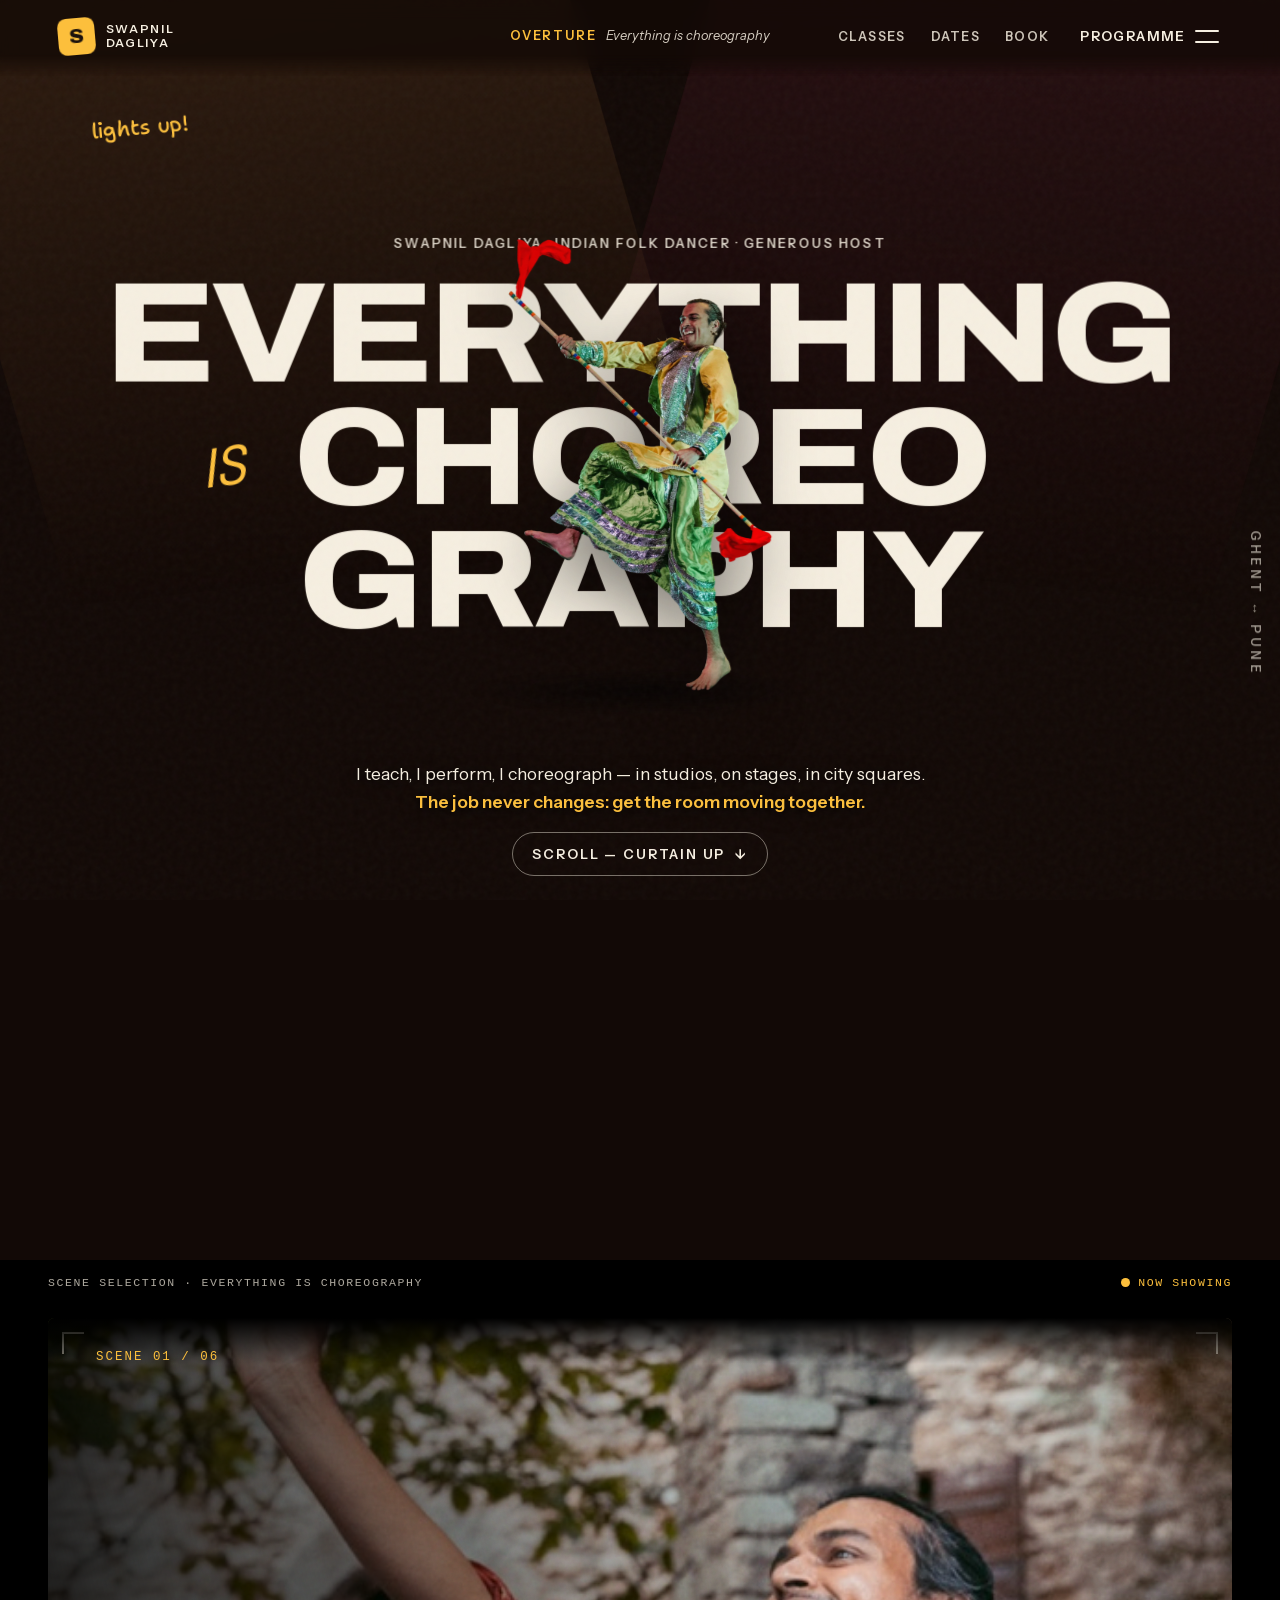
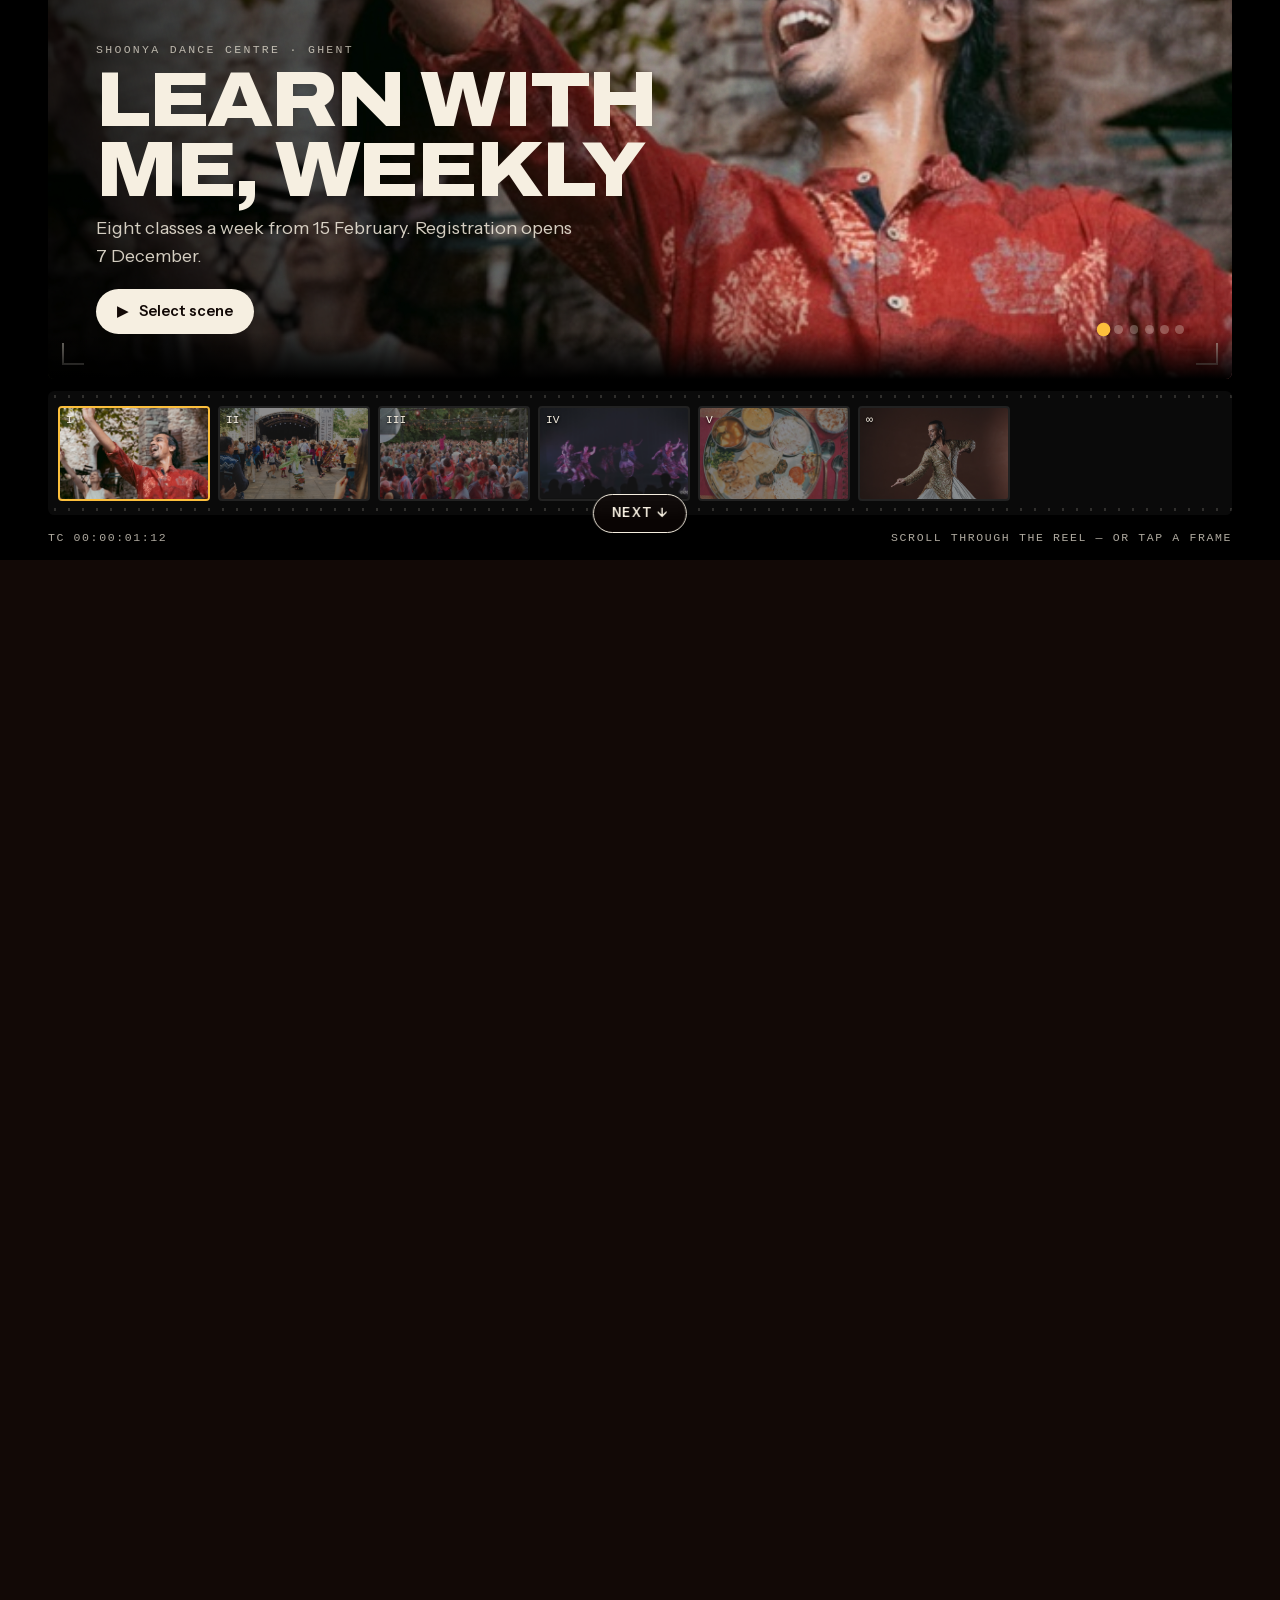
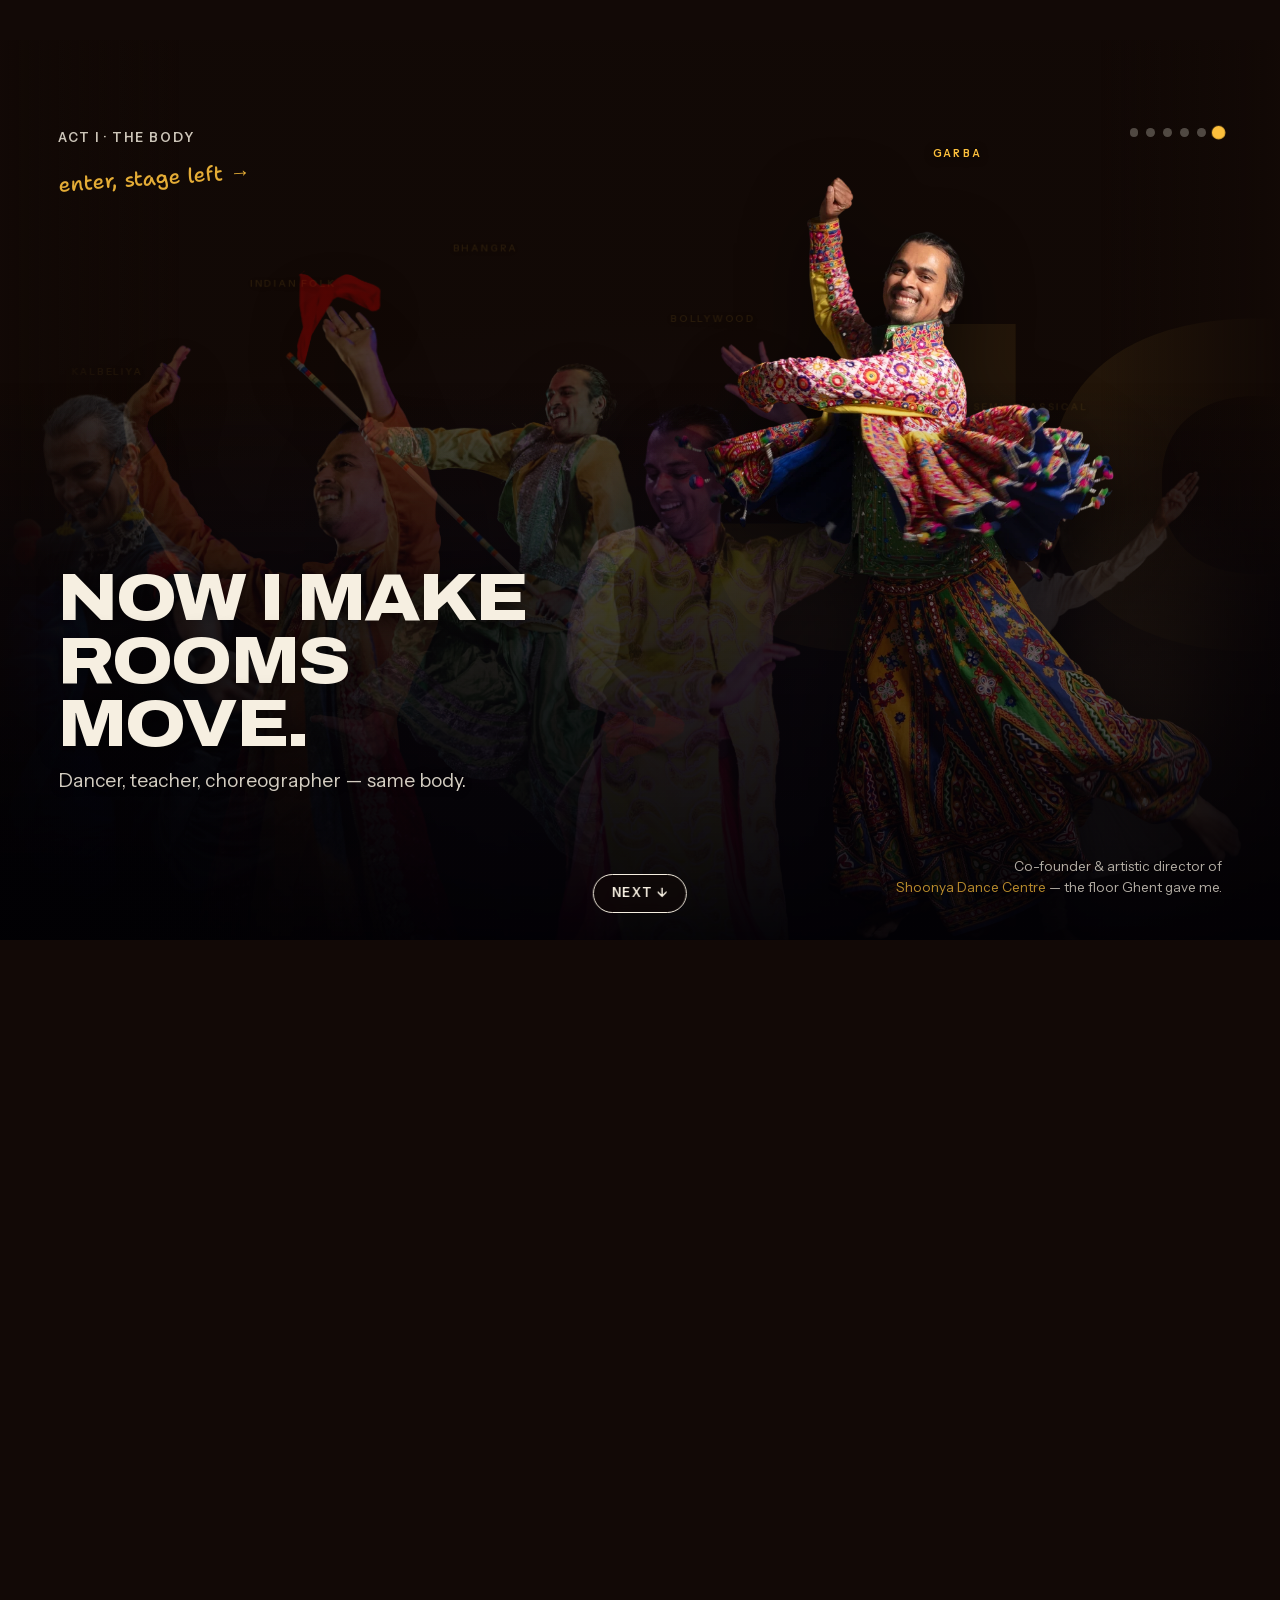
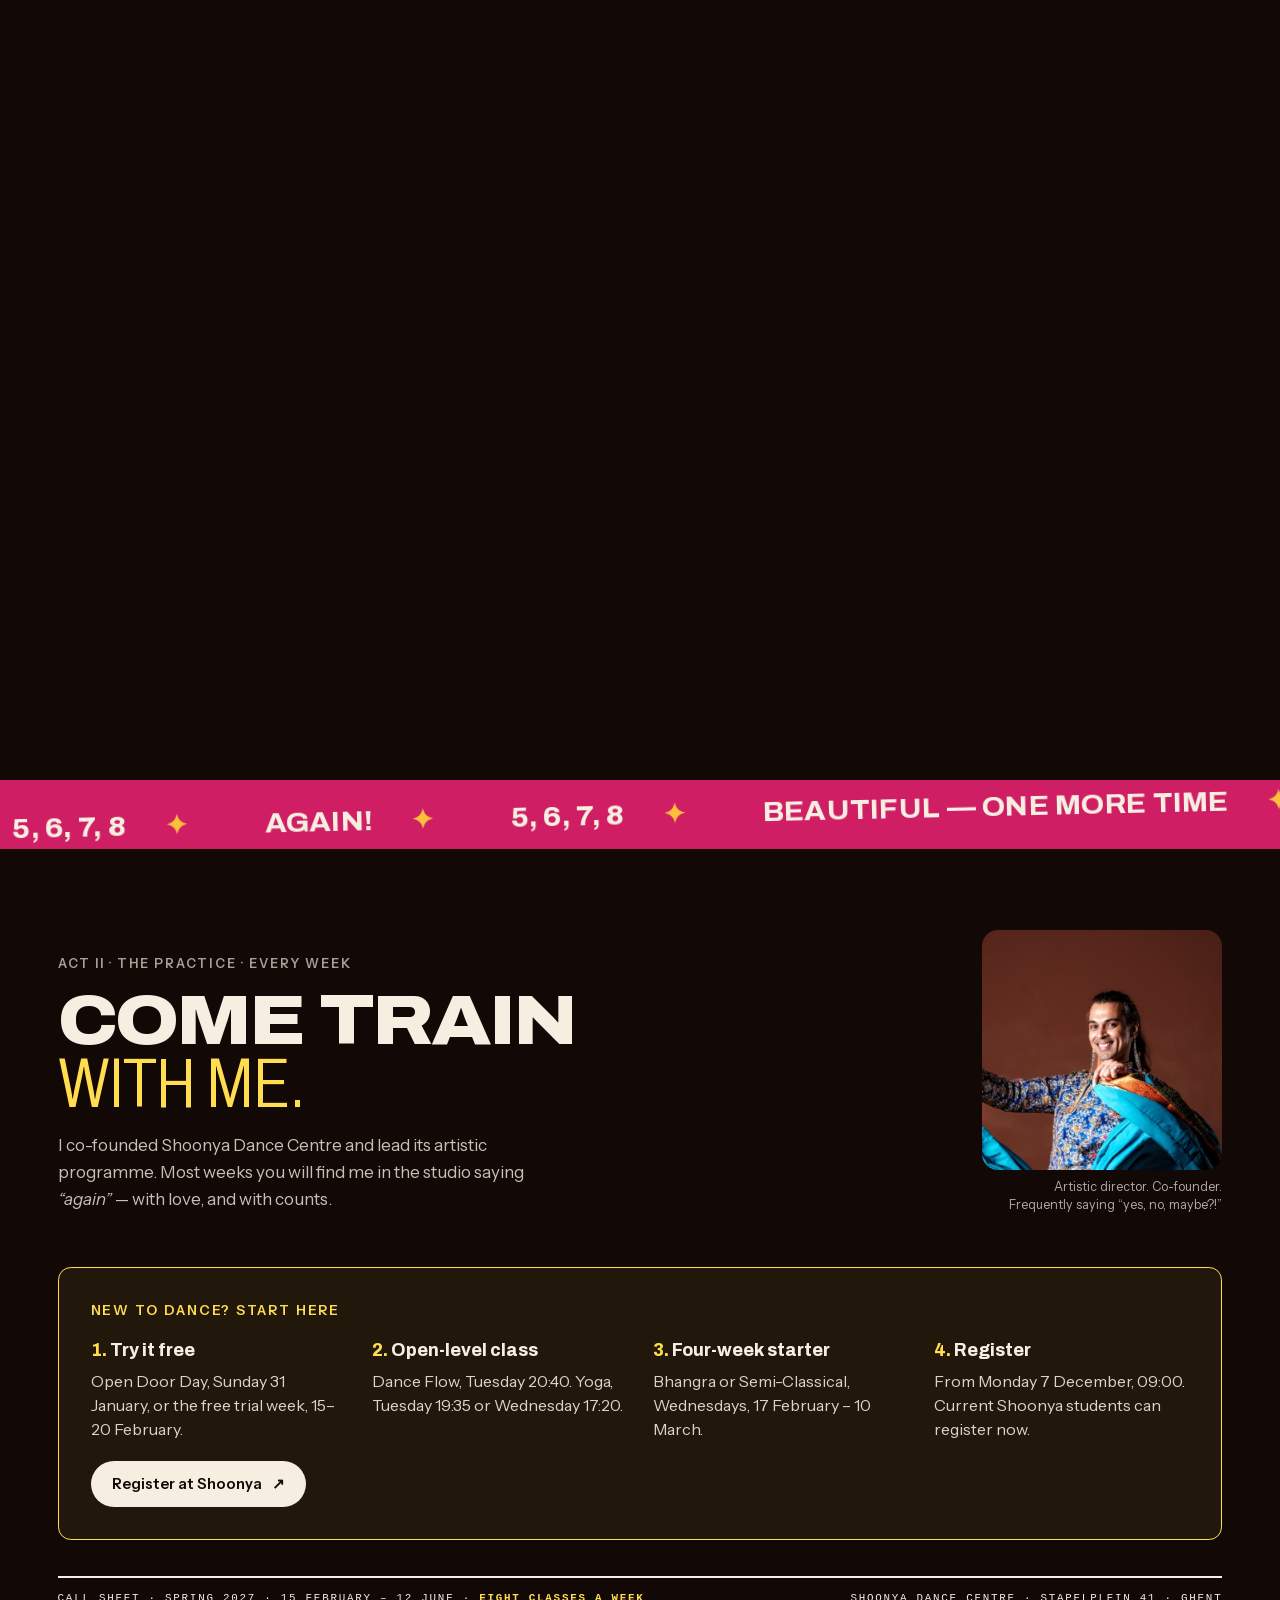
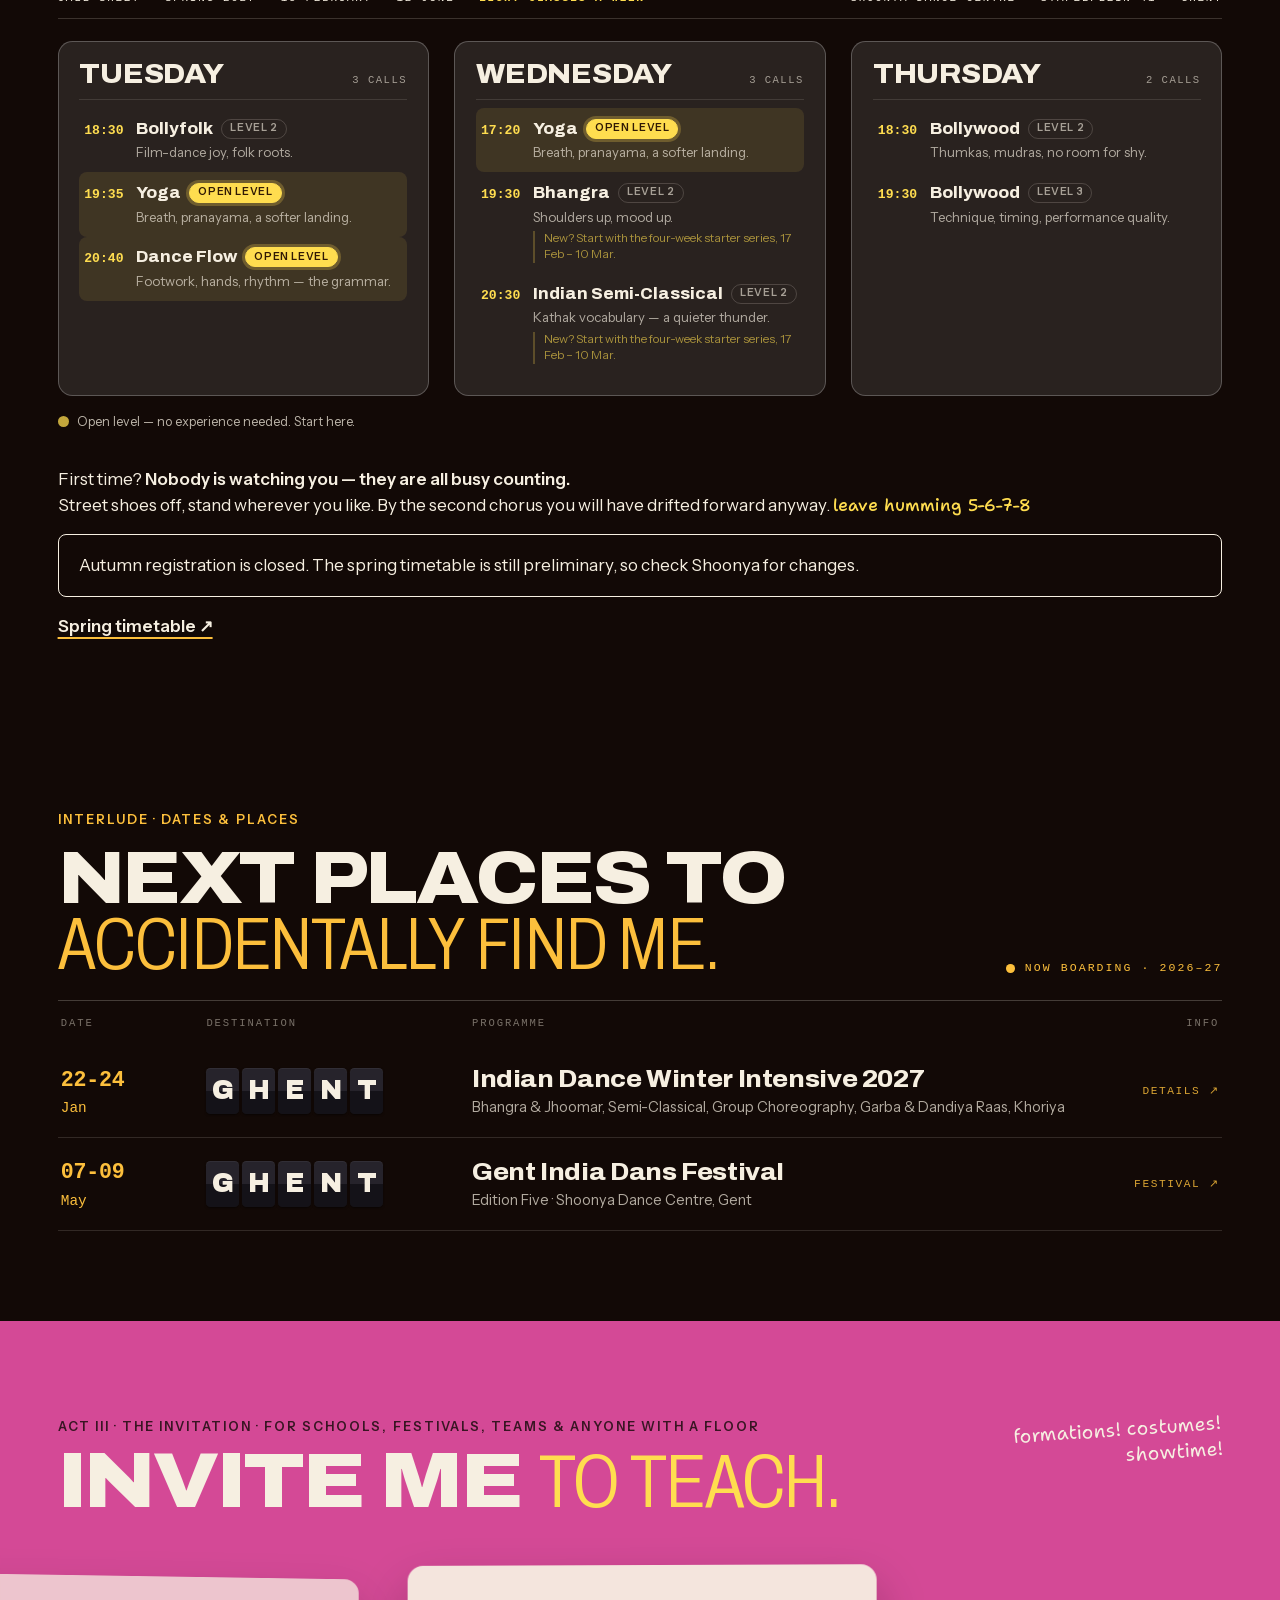
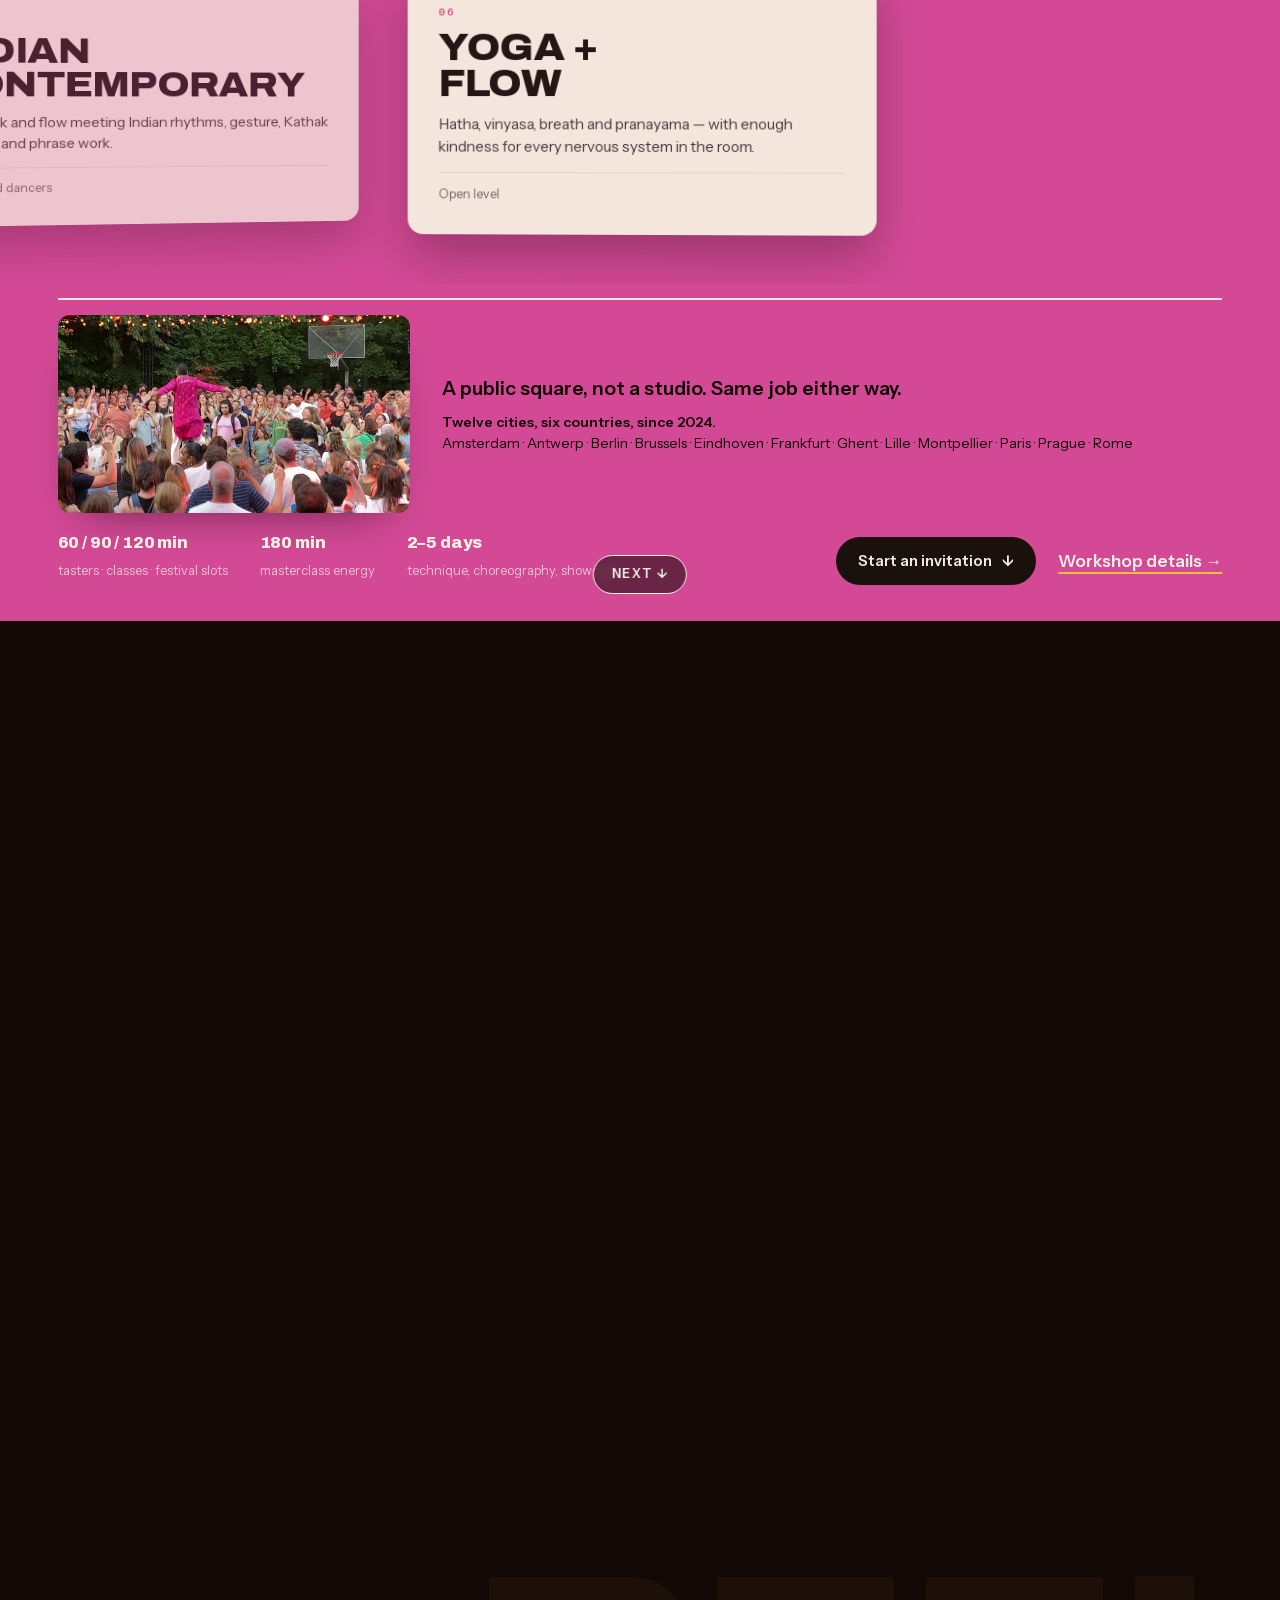
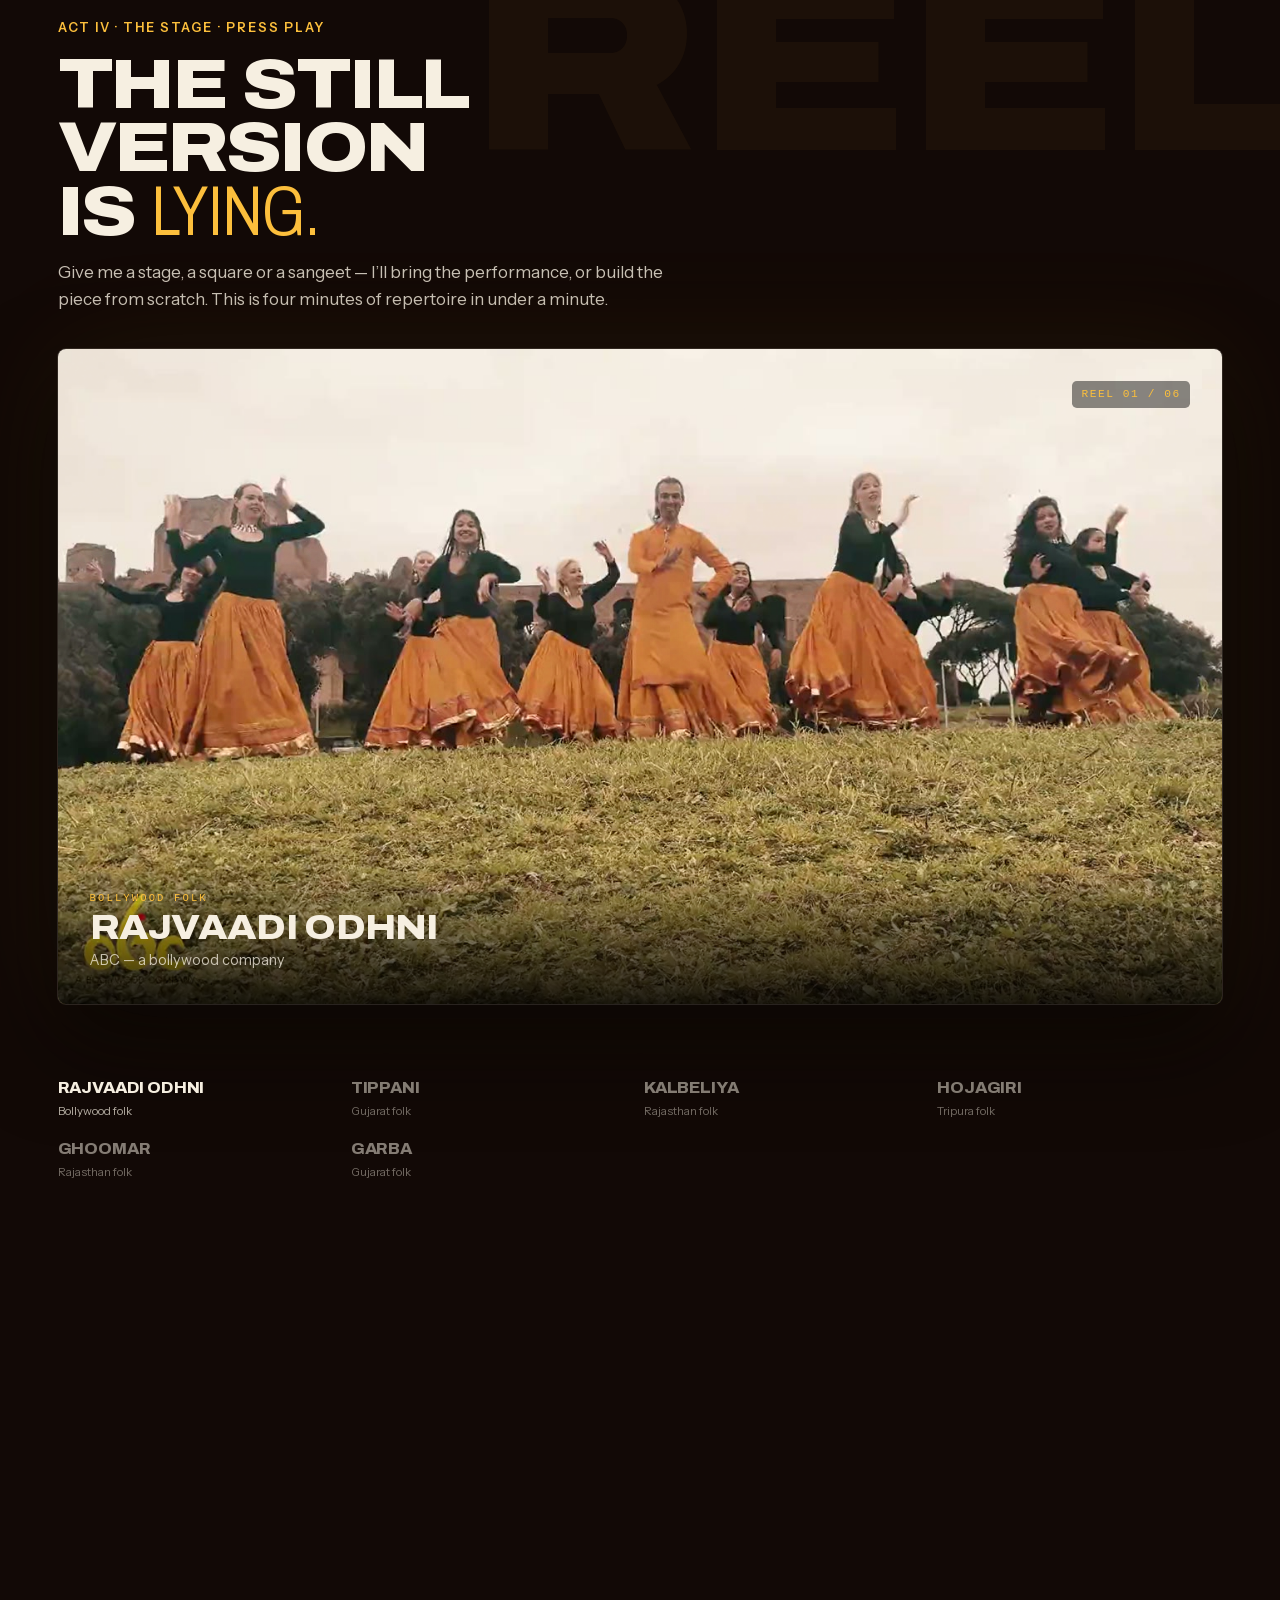
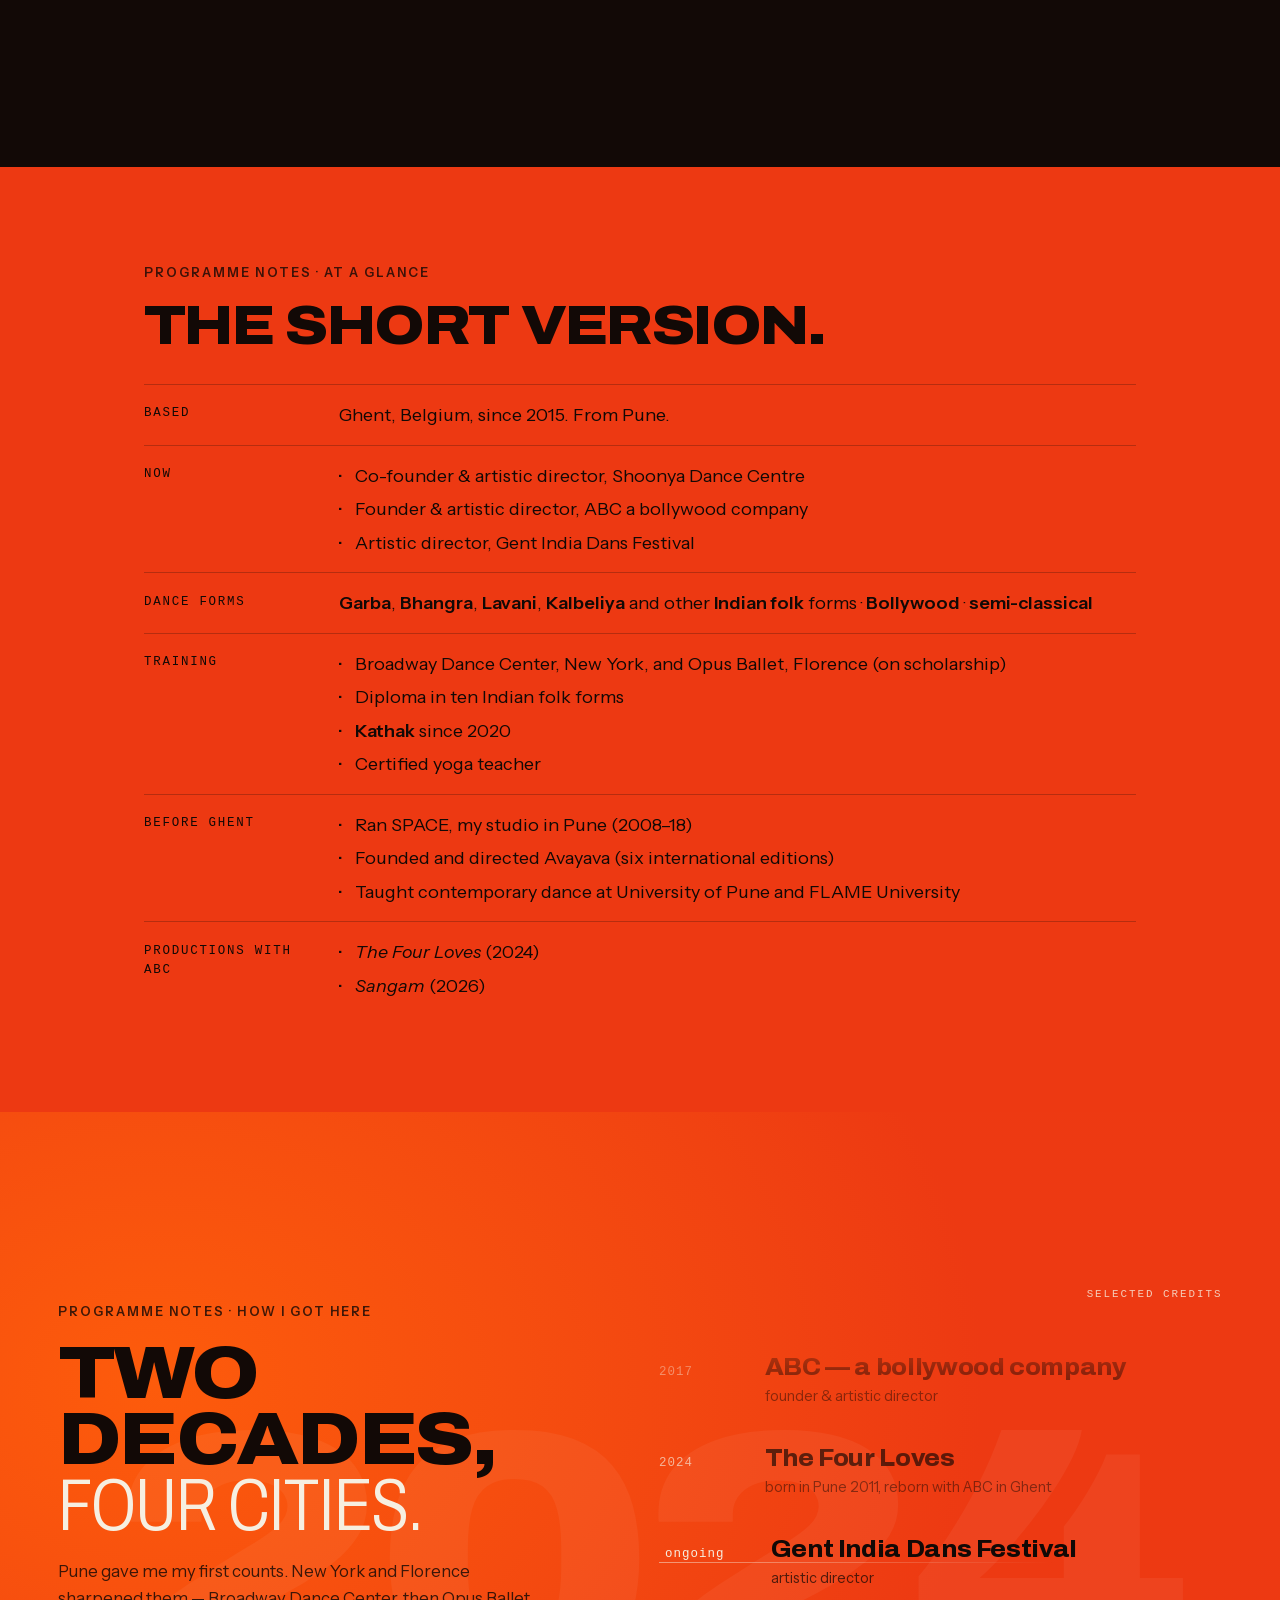
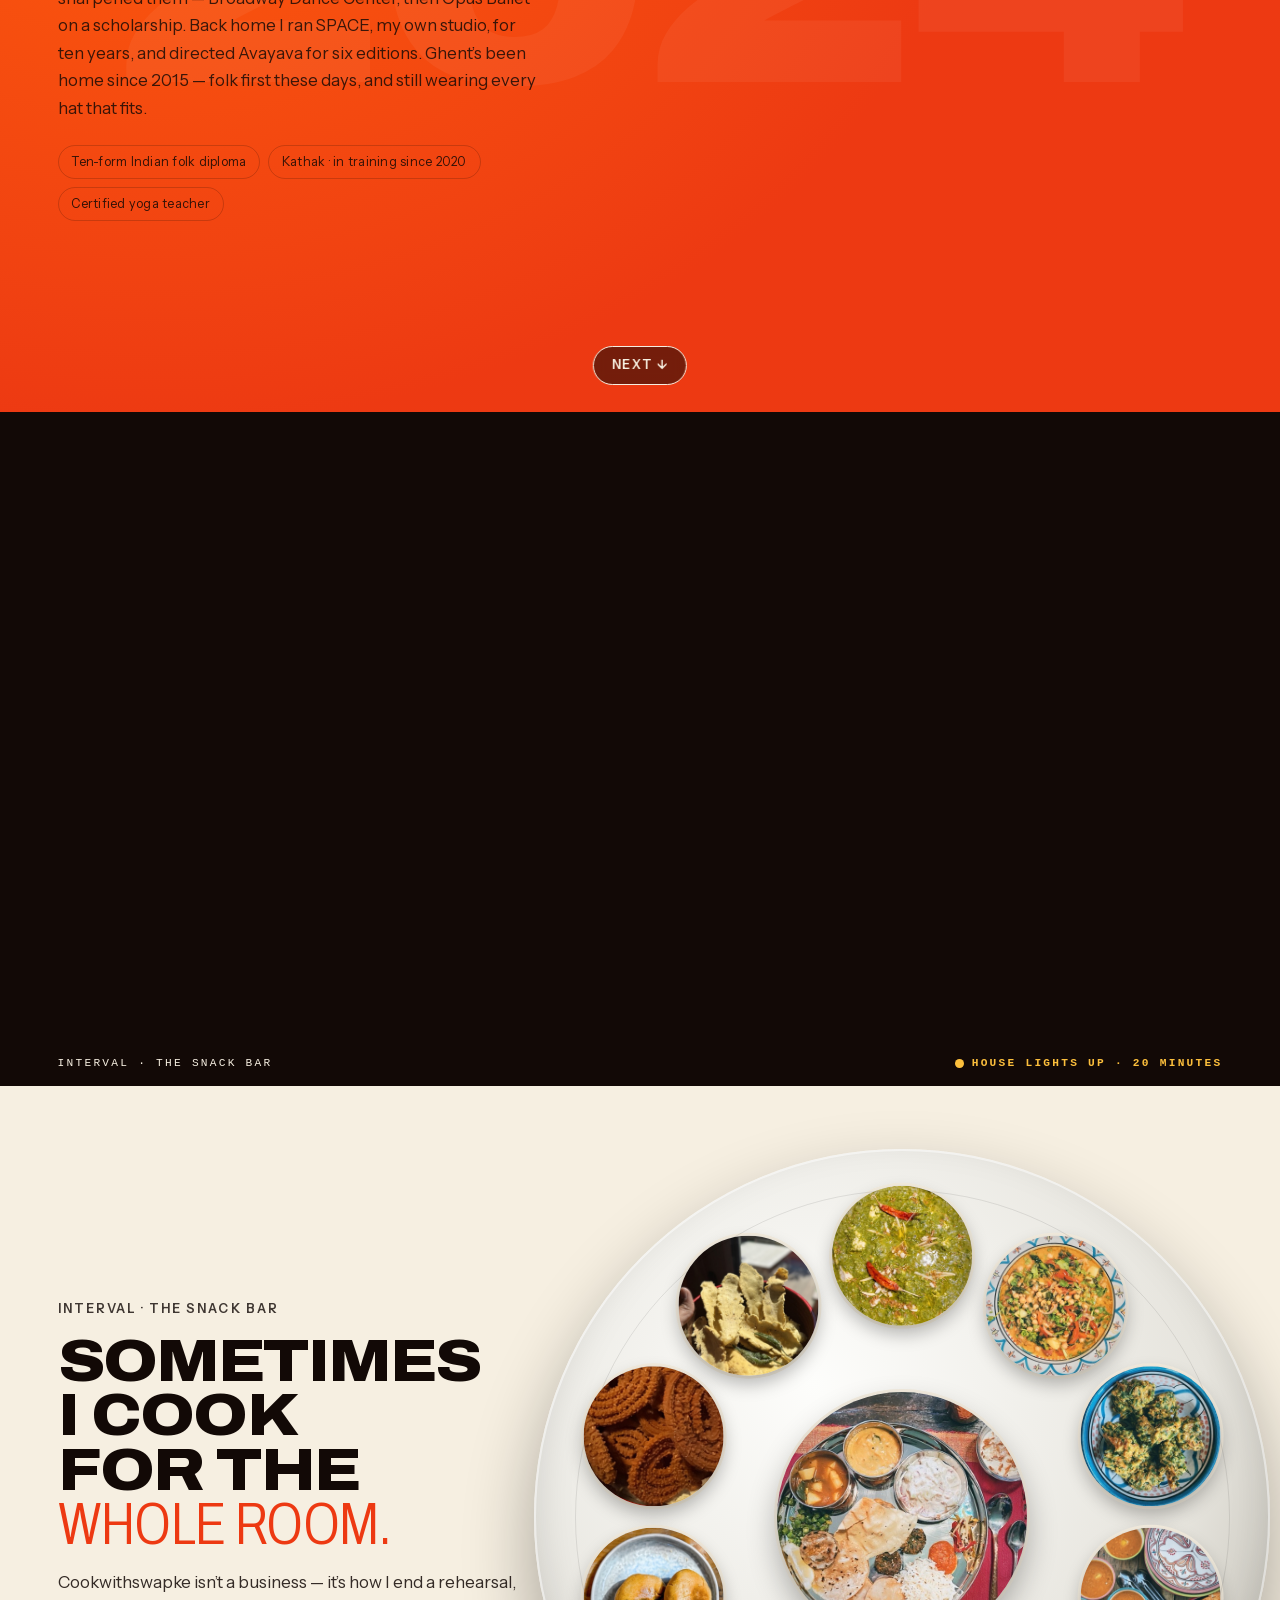
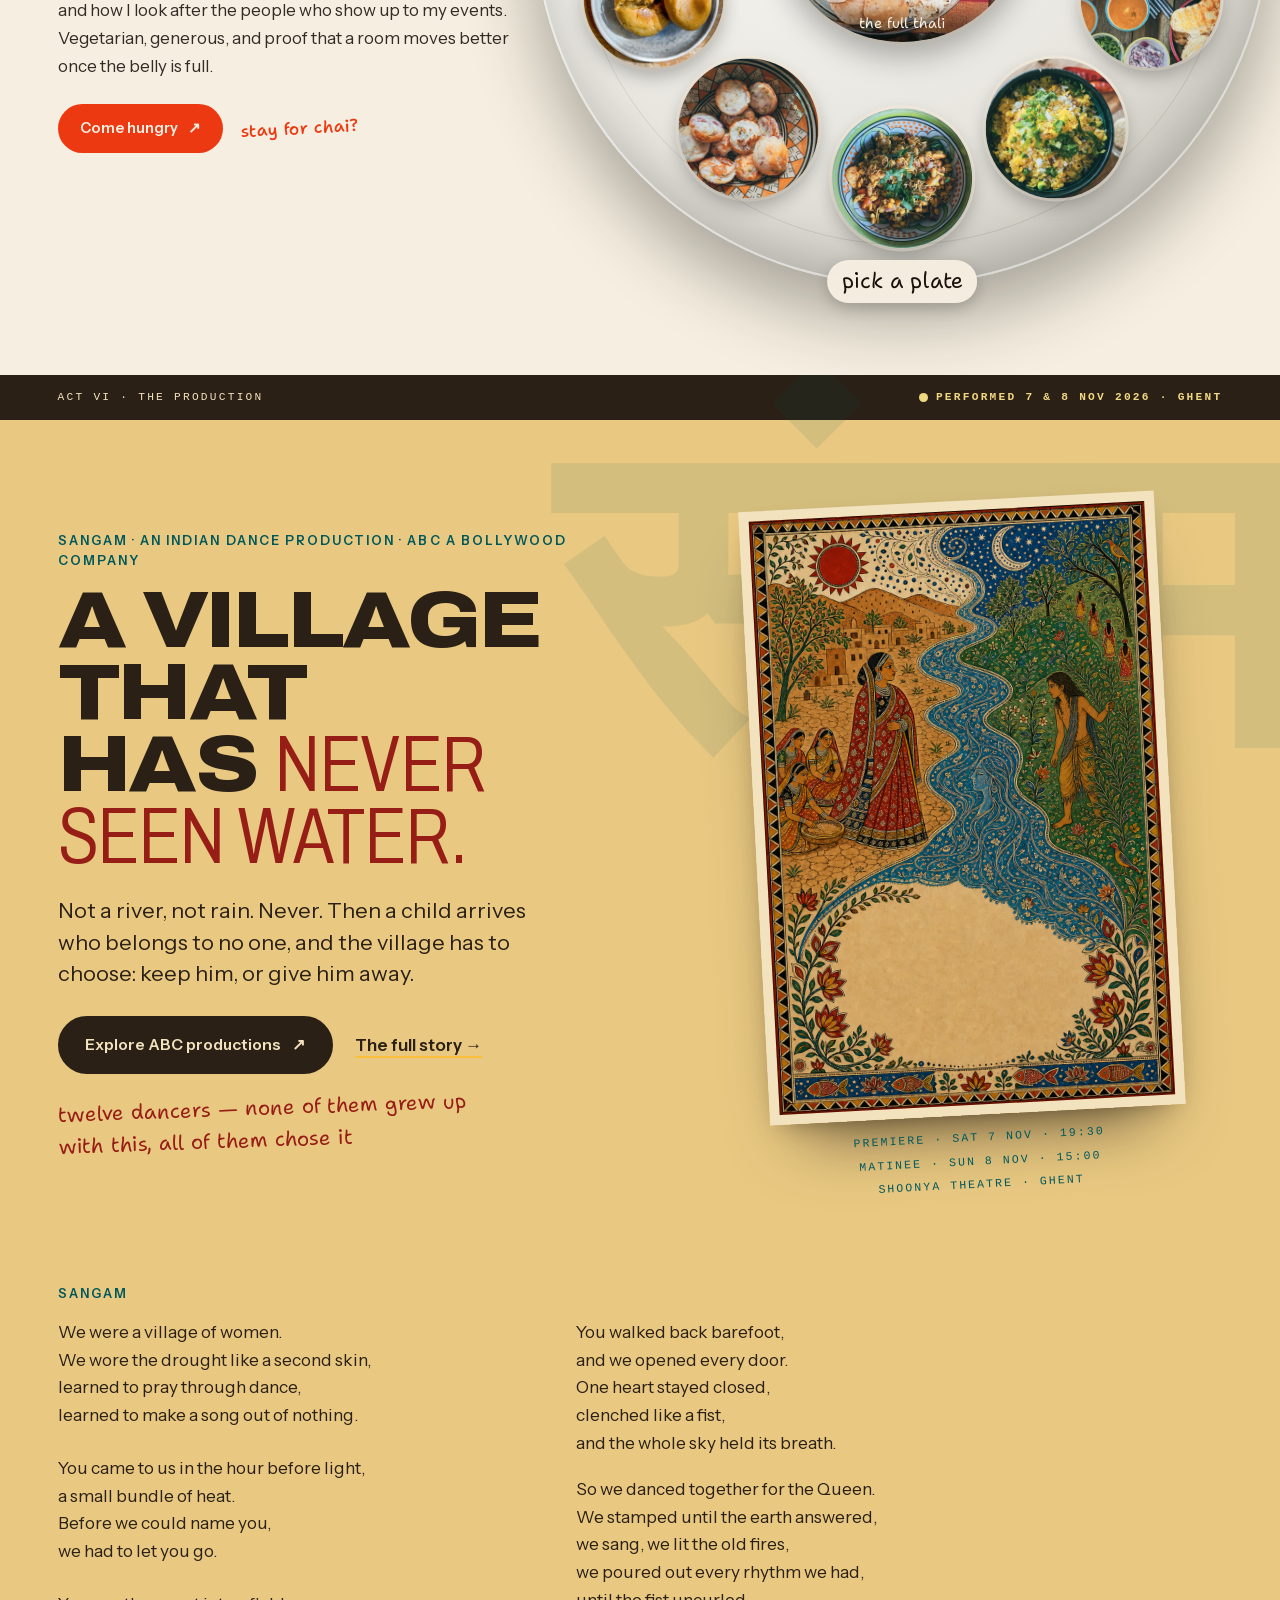
<file: index.html>
<!doctype html>
<html lang="en" class="no-js">
<head>
  <meta charset="utf-8">
  <meta name="viewport" content="width=device-width, initial-scale=1">
  <meta name="theme-color" content="#16100d">
  <meta name="color-scheme" content="dark light">
  <meta name="format-detection" content="telephone=no">
  <meta name="description" content="Swapnil Dagliya — Indian dancer, choreographer and teacher in Ghent. Classes at Shoonya, workshops, performances, festivals and dinner. Everything is choreography.">
  <meta property="og:type" content="website">
  <meta property="og:title" content="Swapnil Dagliya — Everything is choreography">
  <meta property="og:description" content="A website built like a performance: Indian dance, weekly classes, workshops, festivals and food.">
  <!-- Preview only; recheck canonical domain before public launch. -->
  <meta name="google-site-verification" content="eQuh2wJAFDuQXzKEkoJcnzXwxUzcPqiXHi6iRR9_Zl8">
  <link rel="canonical" href="https://swapnil.dance/">
  <meta property="og:url" content="https://swapnil.dance/">
  <meta property="og:site_name" content="Swapnil Dagliya">
  <meta property="og:locale" content="en_GB">
  <meta property="og:image" content="https://swapnil.dance/assets/og-image.jpg">
  <meta property="og:image:width" content="1200">
  <meta property="og:image:height" content="630">
  <meta property="og:image:alt" content="Swapnil Dagliya performing Indian dance on stage">
  <meta name="twitter:card" content="summary_large_image">
  <meta name="twitter:title" content="Swapnil Dagliya — Everything is choreography">
  <meta name="twitter:description" content="Indian folk dancer, choreographer and teacher in Ghent. Classes, workshops, performances, festivals.">
  <meta name="twitter:image" content="https://swapnil.dance/assets/og-image.jpg">
  <meta name="author" content="Swapnil Dagliya">
  <meta name="geo.region" content="BE-VOV">
  <meta name="geo.placename" content="Ghent">
  <meta name="geo.position" content="51.0543;3.7174">
  <meta name="ICBM" content="51.0543, 3.7174">
  <link rel="alternate" hreflang="en" href="https://swapnil.dance/">
  <link rel="alternate" hreflang="x-default" href="https://swapnil.dance/">
  <title>Swapnil Dagliya — Everything is choreography</title>
  <link rel="icon" href="favicon.ico" sizes="32x32">
  <link rel="icon" href="favicon.svg" type="image/svg+xml">
  <link rel="apple-touch-icon" href="apple-touch-icon.png">
  <link rel="preload" href="assets/cutouts/web/cutout-bhangra-flags.webp" as="image" type="image/webp" fetchpriority="high">
  <link rel="preload" href="assets/fonts/archivo-latin.woff2" as="font" type="font/woff2" crossorigin>
  <link rel="preload" href="assets/fonts/instrument-sans-latin.woff2" as="font" type="font/woff2" crossorigin>
  <link rel="stylesheet" href="fonts.css?v=20260817a">
  <script>
    document.documentElement.classList.replace("no-js", "js");
    /* Safety net: the hero's entrance from-state is held by body:not(.is-loaded), which
       app.js clears. If app.js ever fails to load or throws, seat the hero anyway rather
       than leaving the title stranded off-screen. */
    setTimeout(function () {
      document.body && document.body.classList.add("is-loaded", "is-settled");
    }, 4000);
  </script>
  <link rel="stylesheet" href="styles.css?v=20261124-glance">
  <script type="application/ld+json">
    {
      "@context": "https://schema.org",
      "@type": "Person",
      "name": "Swapnil Dagliya",
      "jobTitle": "Indian dancer, choreographer and artistic director",
      "url": "https://swapnil.dance/",
      "sameAs": [
        "https://instagram.com/swapkebolly",
        "https://youtube.com/@Swapkebolly",
        "https://www.youtube.com/@IndianfolkdancewithSwapnil"
      ],
      "worksFor": {
        "@type": "Organization",
        "name": "Shoonya Dance Centre",
        "url": "https://www.shoonyadance.com/"
      },
      "knowsAbout": [
        "Indian dance",
        "Indian folk dance",
        "Bollywood dance",
        "Bollyfolk",
        "Bhangra",
        "Garba",
        "Kalbeliya",
        "Lavani",
        "Semi-classical Indian dance",
        "Kathak",
        "Indian contemporary dance",
        "Yoga",
        "Choreography",
        "Festivals",
        "Websites",
        "Graphics",
        "Social media"
      ]
    }
  </script>
</head>
<body data-act="overture">
  <a class="skip-link" href="#programme">Skip the overture</a>

  <div class="progress" aria-hidden="true"><span id="progressBar"></span></div>
  <div class="grain" aria-hidden="true"></div>
  <div class="followspot" id="followspot" aria-hidden="true"></div>

  <header class="topbar" id="topbar">
    <a class="brand" href="#top" aria-label="Swapnil Dagliya — back to the top">
      <span class="brand__mark" aria-hidden="true">S</span>
      <span class="brand__name">Swapnil<br>Dagliya</span>
    </a>
    <p class="topbar__context"><span id="topbarAct">Overture</span><em id="topbarContext">Everything is choreography</em></p>
    <div class="topbar__end">
      <nav class="topbar__quick" aria-label="Quick links">
        <a href="#start">Classes</a><a href="#live">Dates</a><a href="#book">Book</a>
      </nav>
      <button class="menu-button" id="menuButton" type="button" aria-expanded="false" aria-controls="menu">
        <span>Programme</span><i aria-hidden="true"></i>
      </button>
    </div>
  </header>

  <nav class="menu" id="menu" aria-label="Primary navigation" aria-hidden="true">
    <p class="menu__aside">Doors are open.<br>Sit anywhere you like.</p>
    <ol>
      <li><a href="#programme"><small>Tonight</small><span>Programme</span><i>choose your seat</i></a></li>
      <li><a href="#body"><small>Act I</small><span>The Body</span><i>folk first</i></a></li>
      <li><a href="#classes"><small>Act II</small><span>The Practice</span><i>again — with love</i></a></li>
      <li><a href="#live"><small>Interlude</small><span>Live Dates</span><i>come find me</i></a></li>
      <li><a href="#workshops"><small>Act III</small><span>The Invitation</span><i>bring me your room</i></a></li>
      <li><a href="#stage"><small>Act IV</small><span>The Stage</span><i>press play</i></a></li>
      <li><a href="#notes"><small>Notes</small><span>The Journey</span><i>the long way to Ghent</i></a></li>
      <li><a href="#table"><small>Act V</small><span>The Interval</span><i>stay for chai</i></a></li>
      <li><a href="#sangam"><small>Act VI</small><span>Sangam</span><i>performed 7 &amp; 8 Nov 2026</i></a></li>
      <li><a href="#hello"><small>Curtain call</small><span>Hello</span><i>what brings you here?</i></a></li>
    </ol>
    <p class="menu__footer">Pune raised · Ghent based · dinner is part of the plan</p>
  </nav>

  <main id="content">
    <span id="top" aria-hidden="true"></span>

    <!-- ============ OVERTURE ============ -->
    <section class="scene scene--hero" id="overture" data-scene data-act-name="Overture" data-context="Everything is choreography" data-theme="dark" aria-label="Overture — Everything is choreography">
      <div class="scene__pin hero" id="hero">
        <div class="hero__depth">
          <div class="hero__lights" aria-hidden="true"><i class="hero__beam hero__beam--l"></i><i class="hero__beam hero__beam--r"></i></div>
          <p class="hero__eyebrow" data-in="1">Swapnil Dagliya · Indian folk dancer · generous host</p>
          <h1 class="hero__title" id="heroTitle">
            <span class="hero__line hero__line--1" data-in="2">Every<wbr>thing</span>
            <span class="hero__line hero__line--2" data-in="4"><em>is</em></span>
            <span class="hero__line hero__line--3" data-in="3">Choreo<wbr>graphy</span>
          </h1>
          <figure class="hero__dancer" data-in="5" aria-hidden="false">
            <img src="assets/cutouts/web/cutout-bhangra-flags.webp" alt="Swapnil mid-jump dancing Bhangra with colourful flags" width="697" height="1200" fetchpriority="high" decoding="async">
            <span class="hero__shadow" aria-hidden="true"></span>
          </figure>
          <p class="scribble hero__scribble" data-in="6" aria-hidden="true">lights up!</p>
          <p class="hero__place" aria-hidden="true">Ghent ↔ Pune</p>
        </div>
        <div class="hero__footer">
<p class="hero__note" data-in="6">I teach, I perform, I choreograph — in studios, on stages, in city squares.<br><strong>The job never changes: get the room moving together.</strong></p>
<a class="hero__cue" href="#programme" data-in="7"><span>Scroll — curtain up</span><b aria-hidden="true">↓</b></a>
        </div>
      </div>
    </section>

    <!-- ============ PROGRAMME — scene-selection reel ============ -->
    <section class="scene scenereel" id="programme" data-scene data-phases="6" data-act-name="Tonight" data-context="Choose your seat" data-theme="dark" aria-labelledby="programmeTitle">
      <h2 id="programmeTitle" class="sr-only">What did you come for?</h2>
      <div class="scene__pin srl__stage">
        <div class="srl__bar"><span>Scene selection · Everything is choreography</span><span class="srl__rec"><i></i>Now showing</span></div>
        <div class="srl__wrap">
          <div class="srl__frame" id="srlFrame">
            <div class="srl__veil" aria-hidden="true"></div>
            <div class="srl__grain" aria-hidden="true"></div>
            <span class="srl__tick tl"></span><span class="srl__tick tr"></span><span class="srl__tick bl"></span><span class="srl__tick br"></span>
            <p class="srl__chapter" id="srlChapter">SCENE 01 / 06</p>
            <div class="srl__caption" id="srlCaption">
              <p class="srl__kicker" id="srlKicker">Weekly · Ghent</p>
              <p class="srl__title" id="srlTitle">Learn with me, weekly</p>
              <p class="srl__syn" id="srlSyn">Come train at Shoonya Dance Centre — most weeks, most forms.</p>
              <a class="srl__select" id="srlSelect" href="#classes"><span aria-hidden="true">▶</span> Select scene</a>
            </div>
            <div class="srl__scrub" id="srlScrub" aria-hidden="true"></div>
          </div>
          <div class="srl__rail"><div class="srl__strip" id="srlStrip" role="tablist" aria-label="Scenes"></div></div>
        </div>
        <div class="srl__bar"><span>TC 00:00:01:12</span><span class="srl__cue">Scroll through the reel — or tap a frame</span></div>
      </div>

      <!-- no-JS / reduced-motion: the same seven doors, as a contact sheet -->
      <div class="srl__sheet">
        <a class="srl__card" href="#classes" style="background-image:url('assets/swapnil-bhangra-001.jpg');background-position:62% 40%"><strong>Learn with me, weekly</strong><span>Shoonya Dance Centre · Ghent</span></a>
        <a class="srl__card" href="#live" style="background-image:url('assets/swapnil-bollywood-001.jpg');background-position:50% 40%"><strong>Catch me live</strong><span>Festivals, squares, stages</span></a>
        <a class="srl__card" href="#workshops" style="background-image:url('assets/media/garba-crowd-poster.jpg');background-position:50% 38%"><strong>Invite me to teach</strong><span>60 minutes to five days</span></a>
        <a class="srl__card" href="#stage" style="background-image:url('assets/media/hero-loop-poster.jpg');background-position:50% 42%"><strong>Book a performance</strong><span>Or commission choreography</span></a>
        <a class="srl__card" href="#table" style="background-image:url('assets/cookwithswapke/complete-thali-1200.jpg');background-position:50% 50%"><strong>Stay for dinner</strong><span>Cookwithswapke, obviously</span></a>
        <a class="srl__card" href="#hello" style="background-image:url('assets/swapnil-gold-1000.jpg');background-position:50% 26%"><strong>Just say hello</strong><span>The form adapts to you</span></a>
      </div>
    </section>

    <!-- ============ ACT I — THE BODY (tableau: the light is the choreography) ============ -->
    <section class="scene scene--body" id="body" data-scene data-phases="6" data-phase="0" data-act-name="Act I" data-context="The Body" data-theme="dark" aria-labelledby="bodyTitle">
      <div class="scene__pin bdy-stage">
        <h2 id="bodyTitle" class="sr-only">The Body — who Swapnil is</h2>
        <div class="bdy-ghost" aria-hidden="true"><span class="bdy-ghost--0">Body</span><span class="bdy-ghost--1">Rhythm</span><span class="bdy-ghost--2">Joy</span></div>
        <div class="bdy-spot" aria-hidden="true"></div>
        <p class="eyebrow bdy-eyebrow">Act I · The Body</p>
        <div class="bdy-troupe" aria-hidden="true">
          <figure class="bdy-figure f-folk"><img src="assets/cutouts/web/cutout-orange-armsup.webp" alt="" width="634" height="1189" loading="lazy" decoding="async"><figcaption>Indian folk</figcaption></figure>
          <figure class="bdy-figure f-kalbel"><img src="assets/cutouts/web/cutout-kalbeliya.webp" alt="" width="713" height="1200" loading="lazy" decoding="async"><figcaption>Kalbeliya</figcaption></figure>
          <figure class="bdy-figure f-bhangra"><img src="assets/cutouts/web/cutout-bhangra-flags.webp" alt="" width="697" height="1200" loading="lazy" decoding="async"><figcaption>Bhangra</figcaption></figure>
          <figure class="bdy-figure f-bolly"><img src="assets/cutouts/web/cutout-bollywood-yellow.webp" alt="" width="619" height="1200" loading="lazy" decoding="async"><figcaption>Bollywood</figcaption></figure>
          <figure class="bdy-figure f-anarkali"><img src="assets/cutouts/web/cutout-anarkali-1000.png" alt="" width="641" height="1000" loading="lazy" decoding="async"><figcaption>Semi-classical</figcaption></figure>
          <figure class="bdy-figure f-garba"><img src="assets/cutouts/web/cutout-garba-jump.webp" alt="" width="893" height="1200" loading="lazy" decoding="async"><figcaption>Garba</figcaption></figure>
        </div>
        <div class="bdy-floor" aria-hidden="true"></div>
        <p class="scribble bdy-scribble" aria-hidden="true">enter, stage left →</p>
        <div class="bdy-meter" aria-hidden="true"><i></i><i></i><i></i><i></i><i></i><i></i></div>
        <div class="bdy-beats">
          <p class="bdy-beat bdy-beat--0"><strong>Pune raised me.</strong><span>Folk first — rhythm as a family language.</span></p>
          <p class="bdy-beat bdy-beat--1"><strong>Ghent gave me a floor.</strong><span>And enough curious feet to fill it.</span></p>
          <p class="bdy-beat bdy-beat--2"><strong>Now I make rooms move.</strong><span>Dancer, teacher, choreographer — same body.</span></p>
        </div>
        <p class="bdy-caption">Co-founder &amp; artistic director of <a href="https://www.shoonyadance.com" target="_blank" rel="noopener noreferrer">Shoonya Dance Centre</a> — the floor Ghent gave me.</p>
      </div>
    </section>


    <div class="marquee-wrap" aria-hidden="true">
      <div class="marquee">
        <div class="marquee__track"><span>5, 6, 7, 8</span><i>✦</i><span>again!</span><i>✦</i><span>5, 6, 7, 8</span><i>✦</i><span>beautiful — one more time</span><i>✦</i><span>5, 6, 7, 8</span><i>✦</i><span>again!</span><i>✦</i><span>5, 6, 7, 8</span><i>✦</i><span>beautiful — one more time</span><i>✦</i></div>
      </div>
    </div>
    <p class="sr-only">Five, six, seven, eight — again! Beautiful — one more time.</p>

    <!-- ============ ACT II — THE PRACTICE ============ -->
    <section class="practice2" id="classes" data-act-name="Act II" data-context="The Practice — every week at Shoonya" data-theme="dark" aria-labelledby="practiceTitle">
      <div class="p2-intro">
        <div class="reveal">
          <p class="eyebrow">Act II · The Practice · every week</p>
          <h2 id="practiceTitle">Come train<br><em>with me.</em></h2>
          <p>I co-founded Shoonya Dance Centre and lead its artistic programme. Most weeks you will find me in the studio saying <em>“again”</em> — with love, and with counts.</p>
        </div>
        <figure class="p2-portrait reveal">
          <img src="assets/swapnil-avatar-001.jpg" alt="Swapnil Dagliya smiling in a blue Indian dance costume" width="600" height="600" loading="lazy" decoding="async">
          <figcaption>Artistic director. Co-founder.<br>Frequently saying “yes, no, maybe?!”</figcaption>
        </figure>
      </div>
      <div class="p2-start reveal" id="start">
        <p class="p2-start__eyebrow">New to dance? Start here</p>
        <ol class="p2-start__steps">
          <li><b>Try it free</b><span>Open Door Day, Sunday 31 January, or the free trial week, 15–20 February.</span></li>
          <li><b>Open-level class</b><span>Dance Flow, Tuesday 20:40. Yoga, Tuesday 19:35 or Wednesday 17:20.</span></li>
          <li><b>Four-week starter</b><span>Bhangra or Semi-Classical, Wednesdays, 17 February – 10 March.</span></li>
          <li><b>Register</b><span id="startReg">From Monday 7 December, 09:00. Current Shoonya students from 30 November.</span></li>
        </ol>
        <a class="p2-btn" href="https://www.shoonyadance.com/register" target="_blank" rel="noopener noreferrer">Register at Shoonya <span aria-hidden="true">↗</span></a>
      </div>
      <div class="p2-sheet reveal">
        <div class="p2-bar">
          <span>Call sheet · Spring 2027 · 15 February – 12 June · <b>eight classes a week</b></span>
          <span>Shoonya Dance Centre · Stapelplein 41 · Ghent</span>
        </div>
        <div class="p2-days" id="p2Days" aria-label="Weekly classes at Shoonya Dance Centre, spring 2027">
      <div class="p2-day">
        <div class="p2-dayhead"><h3>Tuesday</h3><span>3 calls</span></div>
        <a class="p2-call" href="https://www.shoonyadance.com/bollyfolk-danslessen-in-gent" target="_blank" rel="noopener noreferrer">
          <time>18:30</time><strong>Bollyfolk<b class="p2-lvl">Level 2</b></strong><small>Film-dance joy, folk roots.</small></a><a class="p2-call is-open" href="https://www.shoonyadance.com/yoga-lessen-in-gent" target="_blank" rel="noopener noreferrer">
          <time>19:35</time><strong>Yoga<b class="p2-lvl">Open level</b></strong><small>Breath, pranayama, a softer landing.</small></a><a class="p2-call is-open" href="https://www.shoonyadance.com/indian-dance-in-belgium" target="_blank" rel="noopener noreferrer">
          <time>20:40</time><strong>Dance Flow<b class="p2-lvl">Open level</b></strong><small>Footwork, hands, rhythm — the grammar.</small></a>
      </div>
      <div class="p2-day">
        <div class="p2-dayhead"><h3>Wednesday</h3><span>3 calls</span></div>
        <a class="p2-call is-open" href="https://www.shoonyadance.com/yoga-lessen-in-gent" target="_blank" rel="noopener noreferrer">
          <time>17:20</time><strong>Yoga<b class="p2-lvl">Open level</b></strong><small>Breath, pranayama, a softer landing.</small></a><a class="p2-call" href="https://www.shoonyadance.com/bhangra-danslessen-in-gent" target="_blank" rel="noopener noreferrer">
          <time>19:30</time><strong>Bhangra<b class="p2-lvl">Level 2</b></strong><small>Shoulders up, mood up.<u class="p2-wayin">New? Start with the four-week starter series, 17 Feb – 10 Mar.</u></small></a><a class="p2-call" href="https://www.shoonyadance.com/kathak-danslessen-in-gent" target="_blank" rel="noopener noreferrer">
          <time>20:30</time><strong>Indian Semi-Classical<b class="p2-lvl">Level 2</b></strong><small>Kathak vocabulary — a quieter thunder.<u class="p2-wayin">New? Start with the four-week starter series, 17 Feb – 10 Mar.</u></small></a>
      </div>
      <div class="p2-day">
        <div class="p2-dayhead"><h3>Thursday</h3><span>2 calls</span></div>
        <a class="p2-call" href="https://www.shoonyadance.com/bollywood-danslessen-in-gent" target="_blank" rel="noopener noreferrer">
          <time>18:30</time><strong>Bollywood<b class="p2-lvl">Level 2</b></strong><small>Thumkas, mudras, no room for shy.</small></a><a class="p2-call" href="https://www.shoonyadance.com/bollywood-danslessen-in-gent" target="_blank" rel="noopener noreferrer">
          <time>19:30</time><strong>Bollywood<b class="p2-lvl">Level 3</b></strong><small>Technique, timing, performance quality.</small></a>
      </div></div></div>
        <p class="p2-legend"><i aria-hidden="true"></i> Open level — no experience needed. Start here.</p>
      </div>
      <div class="p2-aside reveal">
        <p>First time? <strong>Nobody is watching you &mdash; they are all busy counting.</strong><br>Street shoes off, stand wherever you like. By the second chorus you will have drifted forward anyway. <span class="scribble">leave humming 5-6-7-8</span></p>
        <div class="p2-spring">
          <p>Autumn registration is closed. The spring timetable is still preliminary, so check Shoonya for changes.</p>
        </div>
        <a class="text-link" href="https://schedule.shoonyadance.com/schedule-spring-2027/" target="_blank" rel="noopener noreferrer">Spring timetable ↗</a>
      </div>
    </section>

    <!-- ============ INTERLUDE — LIVE ============ -->
    <section class="live-board" id="live" data-act-name="Interlude" data-context="Live — come find me" data-theme="dark" aria-labelledby="liveTitle">
      <header class="lb-head">
        <div>
          <p class="eyebrow">Interlude · dates &amp; places</p>
          <h2 id="liveTitle">Next places to<br><em>accidentally find me.</em></h2>
        </div>
        <p class="lb-boarding"><i></i>Now boarding · 2026–27</p>
      </header>
      <div class="lb-cols" aria-hidden="true"><span>Date</span><span>Destination</span><span>Programme</span><span>Info</span></div>
      <div class="lb-board" id="lbBoard" aria-label="Upcoming live dates"><a class="lb-row" href="https://www.shoonyadance.com/calendar/indian-dance-winter-intensive-january-2027"><time datetime="2027-01-22"><b>22-24</b>Jan</time><time class="sr-only" datetime="2027-01-24">Ends 2027-01-24</time><span class="lb-flap">GHENT</span><span class="lb-what"><strong>Indian Dance Winter Intensive 2027</strong><span>Bhangra &amp; Jhoomar, Semi-Classical, Group Choreography, Garba &amp; Dandiya Raas, Khoriya</span></span><span class="lb-status">Details ↗</span></a><a class="lb-row" href="https://gidf.abcdans.com/"><time datetime="2027-05-07"><b>07-09</b>May</time><time class="sr-only" datetime="2027-05-09">Ends 2027-05-09</time><span class="lb-flap">GHENT</span><span class="lb-what"><strong>Gent India Dans Festival</strong><span>Edition Five · Shoonya Dance Centre, Gent</span></span><span class="lb-status">Festival ↗</span></a></div>
    </section>

    <!-- ============ ACT III — THE INVITATION ============ -->
    <section class="scene scene--invite" id="workshops" data-scene data-act-name="Act III" data-context="The Invitation — bring me to your room" data-theme="loud" aria-labelledby="inviteTitle">
      <div class="scene__pin inv-stage">
        <header class="inv-head">
          <p class="eyebrow">Act III · The Invitation · for schools, festivals, teams & anyone with a floor</p>
          <h2 id="inviteTitle">Invite me <em>to teach.</em></h2>
          <p class="inv-scribble" aria-hidden="true">formations! costumes!<br>showtime!</p>
        </header>
        <div class="inv-case">
          <div class="inv-track" id="invTrack">
            <article class="inv-card"><span>01</span><h3>Bollywood<br>Bollyfolk</h3><p>Film-dance joy with folk flavour — thumkas, mudras, and a room that forgets to be shy.</p><small>Open level · advanced masterclass possible</small></article>
            <article class="inv-card"><span>02</span><h3>Semi-<br>classical</h3><p>Kathak vocabulary: footwork, hands, rhythm and chakkars, pulled along by irresistible music.</p><small>Best with some Indian dance experience</small></article>
            <article class="inv-card"><span>03</span><h3>Bhangra</h3><p>Punjab folk energy — shoulders, stamina, bounce, and a very direct route to happiness.</p><small>Open level · kids 9+ possible</small></article>
            <article class="inv-card"><span>04</span><h3>Garba +<br>folk dances</h3><p>Garba, Ghoomar, Kalbeliya, Lavani, Khoriya, Dalkhai, Ghantu — with lecture-demos when the room wants the story too.</p><small>Culture, rhythm, community, context</small></article>
            <article class="inv-card"><span>05</span><h3>Indian<br>contemporary</h3><p>Floorwork and flow meeting Indian rhythms, gesture, Kathak patterns and phrase work.</p><small>For trained dancers</small></article>
            <article class="inv-card"><span>06</span><h3>Yoga +<br>flow</h3><p>Hatha, vinyasa, breath and pranayama — with enough kindness for every nervous system in the room.</p><small>Open level</small></article>
          </div>
        </div>
        <div class="inv-rail" aria-hidden="true"><i></i></div>
        <div class="inv-proof">
          <figure class="inv-proof-media">
            <img src="assets/media/garba-crowd-lead.jpg" alt="Swapnil raised above a large outdoor crowd, arms wide, hundreds of people dancing with him" width="1400" height="788" loading="lazy" decoding="async">
          </figure>
          <div class="inv-proof-copy">
            <p class="inv-proof-lead">A public square, not a studio. Same job either way.</p>
            <p class="inv-proof-cities"><b>Twelve cities, six countries, since 2024.</b>
              Amsterdam · Antwerp · Berlin · Brussels · Eindhoven · Frankfurt · Ghent · Lille · Montpellier · Paris · Prague · Rome</p>
          </div>
        </div>
        <footer class="inv-foot">
          <div class="inv-formats" aria-label="Workshop formats">
            <p><strong>60 / 90 / 120 min</strong><span>tasters · classes · festival slots</span></p>
            <p><strong>180 min</strong><span>masterclass energy</span></p>
            <p><strong>2–5 days</strong><span>technique, choreography, showcase</span></p>
          </div>
          <div class="action-pair">
            <a class="inv-btn" href="#hello" data-select-intent="Invite you to teach">Start an invitation <span aria-hidden="true">↓</span></a>
            <a class="text-link" href="workshops/">Workshop details <span>→</span></a>
          </div>
        </footer>
      </div>
    </section>

    <!-- ============ ACT IV — THE STAGE ============ -->
    <section class="stage-reel" id="stage" data-act-name="Act IV" data-context="The Stage — press play" data-theme="dark" aria-labelledby="stageTitle">
      <p class="rl-ghost" aria-hidden="true">Reel</p>
      <header class="rl-head reveal">
        <p class="eyebrow">Act IV · The Stage · press play</p>
        <h2 id="stageTitle">The still version<br>is <em>lying.</em></h2>
        <p>Give me a stage, a square or a sangeet — I’ll bring the performance, or build the piece from scratch. This is four minutes of repertoire in under a minute.</p>
      </header>

      <div class="rl-box reveal">
        <div class="rl-screen" id="rlScreen">
          <video id="rlVideo" muted playsinline preload="metadata" poster="assets/media/reel/rajvaadi.jpg" aria-label="Showreel"></video>
          <span class="rl-beam" aria-hidden="true"></span>
          <span class="rl-grain" aria-hidden="true"></span>
          <span class="rl-tc" id="rlTc">REEL 01 / 06</span>
          <span class="rl-slate"><i id="rlForm">Bollywood folk</i><b id="rlTitle">Rajvaadi Odhni</b><span id="rlSub">ABC — a bollywood company</span></span>
        </div>
        <div class="rl-chapters" id="rlChapters" role="tablist" aria-label="Reel chapters"></div>

        <div class="rl-stills">
          <figure><img src="assets/media/reel/rajvaadi.jpg" alt="Rajvaadi Odhni — ABC company piece" loading="lazy" decoding="async"><figcaption>Rajvaadi Odhni · ABC</figcaption></figure>
          <figure><img src="assets/media/reel/tippani.jpg" alt="Tippani — folk dance of Gujarat" loading="lazy" decoding="async"><figcaption>Tippani · Gujarat</figcaption></figure>
          <figure><img src="assets/media/reel/kalbeliya.jpg" alt="Kalbeliya — Rajasthani folk dance" loading="lazy" decoding="async"><figcaption>Kalbeliya · Rajasthan</figcaption></figure>
          <figure><img src="assets/media/reel/hojagiri.jpg" alt="Hojagiri — folk dance of Tripura" loading="lazy" decoding="async"><figcaption>Hojagiri · Tripura</figcaption></figure>
          <figure><img src="assets/media/reel/ghoomar.jpg" alt="Ghoomar — Rajasthani folk dance" loading="lazy" decoding="async"><figcaption>Ghoomar · Rajasthan</figcaption></figure>
          <figure><img src="assets/media/reel/garba.jpg" alt="Garba — leading the crowd, Gujarati folk" loading="lazy" decoding="async"><figcaption>Garba · Gujarat</figcaption></figure>
        </div>
      </div>

      <div class="bk reveal" id="book">
        <h3 class="bk-title">Book a performance</h3>
        <ul class="bk-formats">
          <li><b>Solo set</b><span>Me, 5–10 minutes.</span></li>
          <li><b>Group piece</b><span>Up to 12 dancers from ABC — a bollywood company.</span></li>
          <li><b>Full production</b><span>Evening-length shows with ABC.</span></li>
          <li><b>Crowd-led dance</b><span>I lead Indian folk dances (Garba, Bhangra and more) at festivals, squares and events.</span></li>
        </ul>
        <dl class="bk-facts">
          <div><dt>Fee</dt><dd>On request (format, travel, dancer count).</dd></div>
          <div><dt>You provide</dt><dd>Sound system with playback; proper green room; safe stage with dance mats, sized to the format. I bring the music and confirm stage size per booking.</dd></div>
          <div><dt>Recent stages</dt><dd>SANGAM, Ghent (Nov 2026) · Bollywood Vibes Festival, Toulouse (Oct 2026) · Bollywood Fiesta, Prague (Nov 2025) · Diwali Dance Festival, Montpellier (Nov 2024)</dd></div>
        </dl>
        <div class="bk-actions">
          <a class="button button--paper" href="#hello" data-select-intent="Book a performance">Ask for a date <span>↓</span></a>
          <a class="text-link" href="assets/swapnil-dagliya-booking.pdf" download>One-sheet (PDF) <span>↓</span></a>
          <a class="text-link" href="https://youtube.com/@Swapkebolly" target="_blank" rel="noopener noreferrer">Full pieces · @Swapkebolly <span>↗</span></a>
        </div>
      </div>
    </section>


    <!-- ============ AT A GLANCE (facts for bookers + press, read before the credit roll; same facts as the credits) ============ -->
    <section class="glance" id="glance" data-theme="dark" aria-labelledby="glanceTitle">
      <div class="glance__inner">
        <p class="eyebrow">Programme notes · at a glance</p>
        <h2 id="glanceTitle">The short version.</h2>
        <dl class="glance__list">
          <div><dt>Based</dt><dd>Ghent, Belgium, since 2015. From Pune.</dd></div>
          <div><dt>Now</dt><dd><ul class="glance__items"><li>Co-founder &amp; artistic director, Shoonya Dance Centre</li><li>Founder &amp; artistic director, ABC a bollywood company</li><li>Artistic director, Gent India Dans Festival</li></ul></dd></div>
          <div><dt>Dance forms</dt><dd><strong>Garba</strong>, <strong>Bhangra</strong>, <strong>Lavani</strong>, <strong>Kalbeliya</strong> and other <strong>Indian folk</strong> forms · <strong>Bollywood</strong> · <strong>semi-classical</strong></dd></div>
          <div><dt>Training</dt><dd><ul class="glance__items"><li>Broadway Dance Center, New York, and Opus Ballet, Florence (on scholarship)</li><li>Diploma in ten Indian folk forms</li><li><strong>Kathak</strong> since 2020</li><li>Certified yoga teacher</li></ul></dd></div>
          <div><dt>Before Ghent</dt><dd><ul class="glance__items"><li>Ran SPACE, my studio in Pune (2008–18)</li><li>Founded and directed Avayava (six international editions)</li><li>Taught contemporary dance at University of Pune and FLAME University</li></ul></dd></div>
          <div><dt>Productions with ABC</dt><dd><ul class="glance__items"><li><em>The Four Loves</em> (2024)</li><li><em>Sangam</em> (2026)</li></ul></dd></div>
        </dl>
      </div>
    </section>

    <!-- ============ NOTES — THE CREDITS (paper credit-roll) ============ -->
    <section class="scene notes-credits" id="notes" data-scene data-act-name="Notes" data-context="Programme notes — the long way to Ghent" data-theme="dark" aria-labelledby="notesTitle">
      <div class="scene__pin nts-stage">
        <div class="nts-year" aria-hidden="true"><span id="ntsYear">2005</span></div>
        <div class="nts-card">
          <p class="eyebrow">Programme notes · how I got here</p>
          <h2 id="notesTitle">Two decades,<br><em>four cities.</em></h2>
          <p class="nts-bio">Pune gave me my first counts. New York and Florence sharpened them — Broadway Dance Center, then Opus Ballet on a scholarship. Back home I ran SPACE, my own studio, for ten years, and directed Avayava for six editions. Ghent’s been home since 2015 — folk first these days, and still wearing every hat that fits.</p>
          <div class="nts-chips" aria-label="Current training">
            <span>Ten-form Indian folk diploma</span>
            <span>Kathak · in training since 2020</span>
            <span>Certified yoga teacher</span>
          </div>
        </div>
        <div class="nts-rollwrap">
          <span class="nts-markline" aria-hidden="true"></span>
          <span class="nts-rolllabel" aria-hidden="true">Selected credits</span>
          <div class="nts-roll" id="ntsRoll">
            <ol class="nts-track" id="ntsTrack" aria-label="Selected credits">
              <li class="nts-credit"><time>2005–07</time><div><strong>Shiamak Davar’s Institute, Pune</strong><span>first training, twice medalled</span></div></li>
              <li class="nts-credit"><time>2008–18</time><div><strong>SPACE, Pune</strong><span>my studio; started with seven students, ran a decade</span></div></li>
              <li class="nts-credit"><time>2009–12</time><div><strong>Broadway Dance Center, NYC &amp; Opus Ballet, Florence</strong><span>on scholarship</span></div></li>
              <li class="nts-credit"><time>2011–15</time><div><strong>University of Pune &amp; FLAME University</strong><span>taught contemporary dance</span></div></li>
              <li class="nts-credit"><time>2012–17</time><div><strong>Avayava, Pune</strong><span>founder &amp; artistic director, six international editions</span></div></li>
              <li class="nts-credit"><time>2013–15</time><div><strong>International Dance Retreat</strong><span>co-founder · Auroville &amp; Udaipur</span></div></li>
              <li class="nts-credit"><time>2017</time><div><strong>Shoonya Dance Centre, Ghent</strong><span>co-founder &amp; artistic director</span></div></li>
              <li class="nts-credit"><time>2017</time><div><strong>ABC — a bollywood company</strong><span>founder &amp; artistic director</span></div></li>
              <li class="nts-credit"><time>2024</time><div><strong>The Four Loves</strong><span>born in Pune 2011, reborn with ABC in Ghent</span></div></li>
              <li class="nts-credit"><time>ongoing</time><div><strong>Gent India Dans Festival</strong><span>artistic director</span></div></li>
            </ol>
          </div>
        </div>
      </div>
    </section>


    <!-- ============ ACT V — THE INTERVAL (food) ============ -->
    <section class="thali-act" id="table" data-act-name="Act V" data-context="Interval — the snack bar" data-theme="light" aria-labelledby="tableTitle">
      <div class="th-bar"><span>Interval · the snack bar</span><b><i></i>House lights up · 20 minutes</b></div>
      <div class="th-grid">
        <div class="th-copy reveal">
          <p class="eyebrow">Interval · the snack bar</p>
          <h2 id="tableTitle">Sometimes I cook for the <em>whole room.</em></h2>
          <p>Cookwithswapke isn’t a business — it’s how I end a rehearsal, and how I look after the people who show up to my events. Vegetarian, generous, and proof that a room moves better once the belly is full.</p>
          <div class="th-cta">
            <a class="th-btn" href="https://instagram.com/cookwithswapke" target="_blank" rel="noopener noreferrer">Come hungry <span aria-hidden="true">↗</span></a>
            <span class="scribble" aria-hidden="true">stay for chai?</span>
          </div>
        </div>
        <div class="th-plate" id="thPlate">
          <figure class="th-centre">
            <img id="thCentreImg" src="assets/cookwithswapke/round/complete-thali.jpg" alt="A complete vegetarian thali" width="600" height="600" decoding="async">
            <figcaption id="thCentreCap">the full thali</figcaption>
          </figure>
          <p class="th-picked" id="thPicked">pick a plate</p>
        </div>
      </div>
    </section>

    <!-- ============ ACT VI — THE FOYER (shop preview) ============ -->
    <!-- ============ ACT VI — SANGAM (my production) ============ -->
    <section class="sangam-act" id="sangam" data-act-name="Act VI" data-context="SANGAM — the production" data-theme="dark" aria-labelledby="sangamTitle">
      <div class="th-bar sg-bar"><span>Act VI &middot; the production</span><b><i></i>Performed 7 &amp; 8 Nov 2026 &middot; Ghent</b></div>
      <p class="sg-ghost" aria-hidden="true">&#2360;&#2306;&#2327;&#2350;</p>
      <div class="sg-grid">
        <div class="sg-copy">
          <p class="eyebrow">SANGAM &middot; an Indian dance production &middot; ABC a bollywood company</p>
          <h2 id="sangamTitle">A village that has <em>never seen water.</em></h2>
          <p class="sg-lede">Not a river, not rain. Never. Then a child arrives who belongs to no one, and the village has to choose: keep him, or give him away.</p>
          <div class="action-pair sg-actions">
            <a class="button button--ink" href="https://abcdans.com/productions/">Explore ABC productions <span>&#8599;</span></a>
            <a class="text-link" href="https://performances.shoonyadance.com/sangam/">The full story <span>&rarr;</span></a>
          </div>
          <p class="sg-scribble">twelve dancers &mdash; none of them grew up with this, all of them chose it</p>
        </div>
        <figure class="sg-card">
          <img src="assets/sangam/sangam-artwork-900.jpg" width="900" height="1350" alt="SANGAM artwork: a Madhubani painting of a river dividing a dry village from a green forest, a queen on one bank and a boy on the other." loading="lazy" decoding="async">
          <figcaption><span>Premiere &middot; Sat 7 Nov &middot; 19:30</span><span>Matinee &middot; Sun 8 Nov &middot; 15:00</span><span>Shoonya Theatre &middot; Ghent</span></figcaption>
        </figure>
      </div>
      <div class="sg-poem" aria-labelledby="sgPoemTitle">
        <p class="eyebrow" id="sgPoemTitle">SANGAM</p>
        <div class="sg-poem-cols">
          <div class="sg-poem-col"><p class="reveal"><span class="l">We were a village of women.</span><span class="l">We wore the drought like a second skin,</span><span class="l">learned to pray through dance,</span><span class="l">learned to make a song out of nothing.</span></p>
          <p class="reveal"><span class="l">You came to us in the hour before light,</span><span class="l">a small bundle of heat.</span><span class="l">Before we could name you,</span><span class="l">we had to let you go.</span></p>
          <p class="reveal"><span class="l">Your mother wept into a field</span><span class="l">that had never tasted rain.</span><span class="l"><em class="river">Her tears became a river,</em></span><span class="l">and the river carried you.</span></p>
          <p class="reveal"><span class="l">Two lights took you in.</span><span class="l">One warmed you. One watched.</span><span class="l">Between them you learned</span><span class="l">that love can shelter</span><span class="l">without holding on.</span></p></div>
          <div class="sg-poem-col"><p class="reveal"><span class="l">You walked back barefoot,</span><span class="l">and we opened every door.</span><span class="l">One heart stayed closed,</span><span class="l">clenched like a fist,</span><span class="l">and the whole sky held its breath.</span></p>
          <p class="reveal"><span class="l">So we danced together for the Queen.</span><span class="l">We stamped until the earth answered,</span><span class="l">we sang, we lit the old fires,</span><span class="l">we poured out every rhythm we had,</span><span class="l">until the fist uncurled.</span></p>
          <p class="sg-poem-end reveal"><strong class="sg-poem-title">Sangam, where souls meet.</strong><span class="l">She gave you hers,</span><span class="l">and you became one.</span><span class="l">When she was gone,</span><span class="l">you carried her.</span><span class="l">Then the rain came at last,</span><span class="l">and the whole village danced.</span></p></div>
        </div>
      </div>
    </section>

    <!-- ============ CURTAIN CALL — HELLO ============ -->
    <section class="hello" id="hello" data-act-name="Curtain call" data-context="Tell me what you need" data-theme="dark" aria-labelledby="helloTitle">
      <p class="hello__ghost" aria-hidden="true">Hello</p>
      <header class="hello__head reveal">
        <p class="eyebrow">Curtain call · no vague “contact us” box</p>
        <h2 id="helloTitle">What brings<br>you <em>here?</em></h2>
      </header>

      <noscript>
        <p class="doors__noscript">This quick form needs JavaScript. With it switched off, you can still reach me through the <a href="https://www.shoonyadance.com/contact" target="_blank" rel="noopener noreferrer">Shoonya contact form ↗</a>.</p>
      </noscript>
      <form class="doors reveal" id="enquiryForm" data-needs-js>
        <fieldset class="doors__choices">
          <legend>Pick a door. I’ll only ask for the useful bits.</legend>
          <div class="doors__grid">
            <label class="door"><input type="radio" name="intent" value="Learn with you" required><span>Learn</span><small>join a class</small></label>
            <label class="door"><input type="radio" name="intent" value="Invite you to teach"><span>Invite</span><small>workshop my room</small></label>
            <label class="door"><input type="radio" name="intent" value="Book a performance"><span>Book</span><small>a performance</small></label>
            <label class="door"><input type="radio" name="intent" value="Build a festival moment"><span>Festival</span><small>build a moment</small></label>
            <label class="door"><input type="radio" name="intent" value="Commission choreography"><span>Choreo</span><small>make a piece</small></label>
            <label class="door"><input type="radio" name="intent" value="Coach me one to one"><span>Coach</span><small>one to one</small></label>
            <label class="door door--wild"><input type="radio" name="intent" value="Surprise you"><span>Surprise me</span><small>weird door</small></label>
          </div>
        </fieldset>

        <div class="doors__prompt" id="intentPrompt" aria-live="polite">
          <strong>Choose your doorway.</strong>
          <span>The form re-choreographs itself around your answer.</span>
        </div>

        <fieldset class="doors__styles" data-smart-for="Invite you to teach,Book a performance,Build a festival moment,Commission choreography,Coach me one to one">
          <legend>Useful flavours</legend>
          <div class="doors__checks">
            <label><input type="checkbox" name="style" value="Bollywood / Bollyfolk"><span>Bollywood / Bollyfolk</span></label>
            <label><input type="checkbox" name="style" value="Semi-classical"><span>Semi-classical</span></label>
            <label><input type="checkbox" name="style" value="Bhangra"><span>Bhangra</span></label>
            <label><input type="checkbox" name="style" value="Garba / Indian folk"><span>Garba / Indian folk</span></label>
            <label><input type="checkbox" name="style" value="Indian contemporary"><span>Indian contemporary</span></label>
            <label><input type="checkbox" name="style" value="Yoga / flow"><span>Yoga / flow</span></label>
          </div>
        </fieldset>

        <div class="doors__fields">
          <label><span>Your name</span><input type="text" name="name" autocomplete="name" required></label>
          <label><span>Email</span><input type="email" name="email" autocomplete="email" required></label>
          <label data-smart-for="Invite you to teach,Book a performance,Build a festival moment,Commission choreography,Coach me one to one"><span data-field-label="place">City / venue</span><input type="text" name="place" autocomplete="address-level2"></label>
          <label data-smart-for="Invite you to teach,Book a performance,Build a festival moment,Commission choreography,Coach me one to one"><span data-field-label="date">Date, if there is one</span><input type="date" name="date"></label>
          <label data-smart-for="Learn with you,Invite you to teach,Book a performance,Build a festival moment,Commission choreography,Coach me one to one"><span data-field-label="people">People / level</span><input type="text" name="people" placeholder="20 beginners, 12 trained dancers, 300 festival humans…"></label>
          <label data-smart-for="Invite you to teach,Book a performance,Build a festival moment,Commission choreography,Coach me one to one"><span data-field-label="format">Format</span><input type="text" name="format" placeholder="60 min, 2 days, showcase, lecture-demo…"></label>
        </div>

        <label class="doors__message"><span>Tell me enough to get excited</span><textarea name="message" rows="5" required></textarea></label>

        <input type="checkbox" name="botcheck" class="doors__botcheck" tabindex="-1" autocomplete="off" aria-hidden="true" style="display:none">
          <!-- Before the button, not after it. Someone is entitled to know where
               their details go while they can still decide not to send them. -->
          <p class="doors__privacy">It comes straight to my inbox, delivered by Web3Forms. Nobody else sees it. <a href="privacy.html">The whole story</a>.</p>
          <div class="doors__finish">
          <button class="button button--ink" type="submit"><span>Send it to me</span><b aria-hidden="true">↗</b></button>
          <p>This one does send — straight to my inbox, and I read them myself. If it fails on the way, your message stays on screen so you can copy it. Mention dessert if it’s relevant.</p>
        </div>
      </form>

      <!-- The form's ending. Filled + unhidden by app.js on submit. The message IS sent
       to Web3Forms at that point; the packaged text is the copy-out fallback for when
       that send fails, not a preview step. -->
      <div class="curtain" id="enquiryDone" tabindex="-1" hidden>
        <p class="curtain__eyebrow" id="enquiryEyebrow">One moment.</p>
        <h3 class="curtain__title" id="enquiryTitle">Your message is <em>written.</em></h3>
        <p class="curtain__lede" id="enquiryLede">Here it is, exactly as it will reach me.</p>
        <pre class="curtain__summary" id="enquirySummary" tabindex="0"></pre>
        <div class="curtain__acts" id="enquiryActs">
          <button class="button button--paper" type="button" id="enquiryCopy"><span>Copy the message</span><b aria-hidden="true">⧉</b></button>
          <a class="button" href="https://www.shoonyadance.com/contact" target="_blank" rel="noopener noreferrer"><span>Send it via the contact form</span><b aria-hidden="true">↗</b></a>
        </div>
        <p class="curtain__hint" id="enquiryStatus" role="status">Paste it into the message field over there — that’s everything I need.</p>
      </div>

      <footer class="footer">
        <p class="scribble" aria-hidden="true">take a bow.</p>
        <p>That’s the show. Unless you brought dessert.</p>
        <nav class="footer__map" aria-label="Site map">
          <a href="#programme">Programme</a>
          <a href="#body">About</a>
          <a href="#notes">Journey</a>
          <a href="#classes">Classes</a>
          <a href="#workshops">Workshops</a>
          <a href="#stage">Performance</a>
          <a href="#live">Live dates</a>
          <a href="#table">Food</a>
          <a href="#hello">Contact</a>
          <a href="https://schedule.shoonyadance.com" target="_blank" rel="noopener noreferrer">Timetable ↗</a>
          <a href="privacy.html">Privacy</a>
        </nav>
        <nav aria-label="Social links">
          <a href="https://instagram.com/swapkebolly" target="_blank" rel="noopener noreferrer">Instagram ↗</a>
          <a href="https://youtube.com/@Swapkebolly" target="_blank" rel="noopener noreferrer">YouTube ↗</a>
          <a href="https://www.youtube.com/@IndianfolkdancewithSwapnil" target="_blank" rel="noopener noreferrer">Folk tutorials ↗</a>
          <a href="https://www.shoonyadance.com" target="_blank" rel="noopener noreferrer">Shoonya ↗</a>
          <a href="https://instagram.com/cookwithswapke" target="_blank" rel="noopener noreferrer">Cookwithswapke ↗</a>
        </nav>
        <p class="footer__venue">Shoonya Dance Centre · Stapelplein 41, 9000 Gent</p>
        <!-- One collective line rather than a caption under every image: the cutouts
             are graphic elements, and labelling each one would read as clutter. Every
             file also carries its photographer in EXIF, so the record survives the
             page. Frames pulled from video have no photographer to name. -->
        <p class="footer__credits">Photographs by Kattoo Hillewaere, Stijn Dejonckheere and Benny De Grove. Some stills are frames from video.</p>
        <p>© <span id="year">2026</span> Swapnil Dagliya</p>
      </footer>
    </section>
  </main>

  <!-- Mobile only. Stays off-stage through the Overture and inside the Curtain call; see .cta-pill. -->
  <a class="cta-pill" id="ctaPill" href="#hello"><span>Say hello</span><b aria-hidden="true">↓</b></a>

  <figure class="cameo" id="cameo" aria-hidden="true">
    <img src="assets/cutouts/web/cutout-garba-jump.webp" alt="" width="893" height="1200" loading="lazy" decoding="async">
  </figure>

  <script src="app.js?v=20261120-start" defer></script>

</body>
</html>
</file>
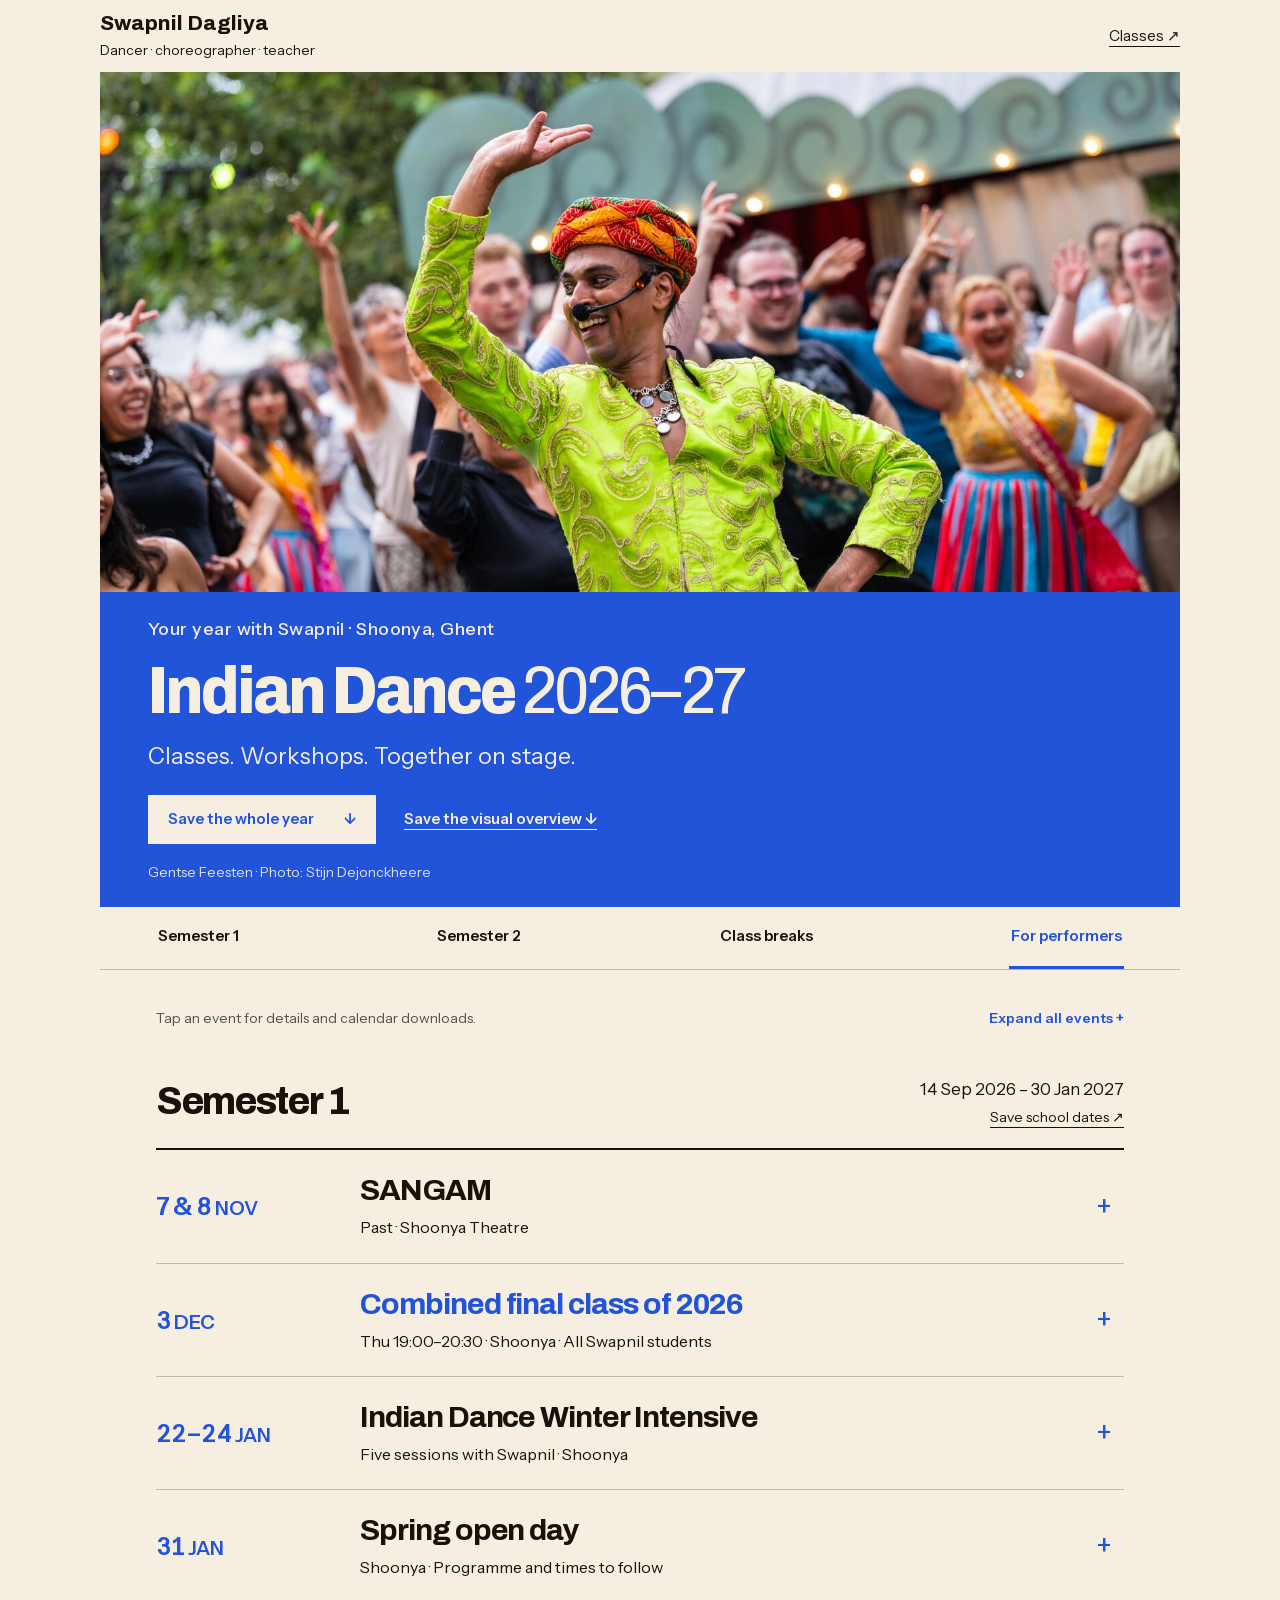
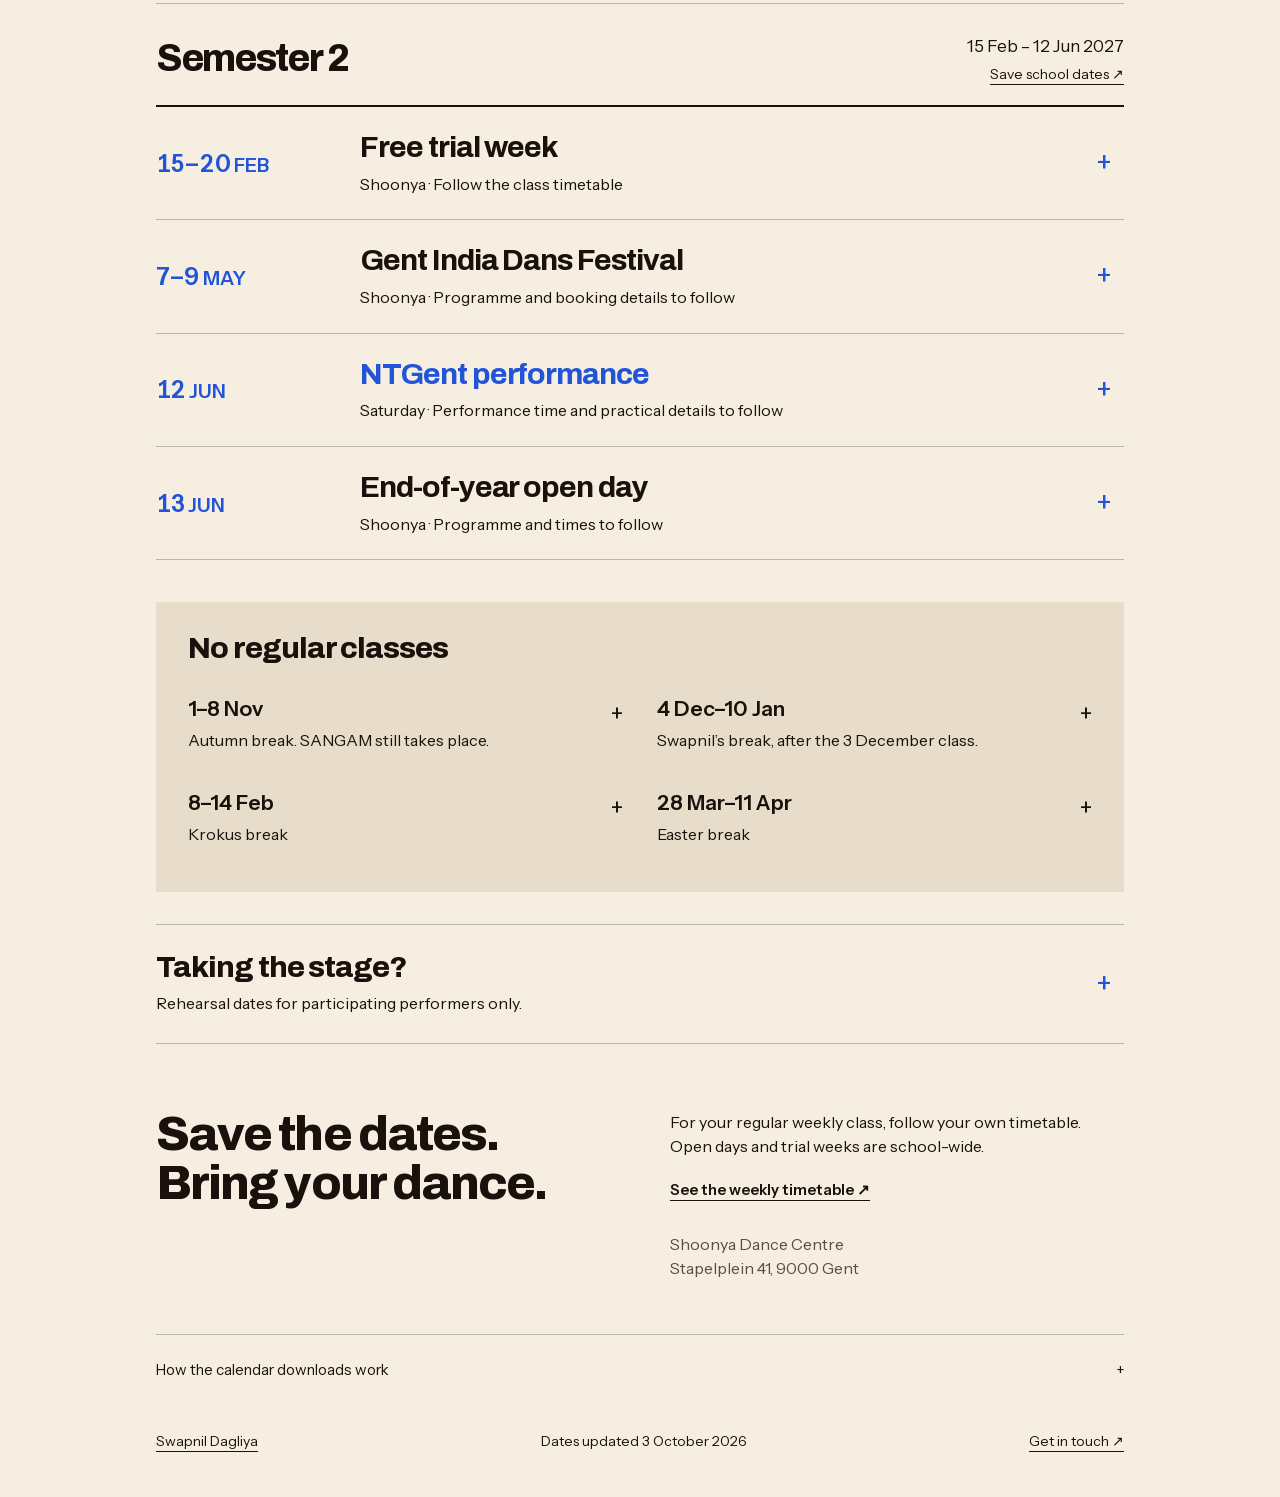
<file: dance-year-2026-27/index.html>
<!doctype html><html lang="en"><head><meta charset="utf-8"><meta name="viewport" content="width=device-width,initial-scale=1"><meta name="robots" content="noindex, nofollow"><title>Your dance year 2026–27 · Swapnil Dagliya</title><meta name="description" content="Indian dance with Swapnil at Shoonya: your 2026–27 year of classes, workshops, performances and holidays. Save individual events or download the full-year calendar."><link rel="canonical" href="https://swapnil.dance/dance-year-2026-27/"><meta property="og:title" content="Your dance year 2026–27"><meta property="og:description" content="Indian dance with Swapnil at Shoonya. The dates to dance, gather and get on stage."><meta property="og:type" content="website"><meta property="og:url" content="https://swapnil.dance/dance-year-2026-27/"><link rel="icon" href="../favicon.svg" type="image/svg+xml"><link rel="stylesheet" href="../fonts.css"><link rel="stylesheet" href="year.css"><script src="year.js" defer></script></head><body><a class="skip" href="#main">Skip to dates</a><header class="site-header"><a class="brand" href="../">Swapnil Dagliya<span>Dancer · choreographer · teacher</span></a><a href="../#classes">Classes ↗</a></header><main id="main"><section class="poster-hero"><div class="hero-photo-wrap"><img class="hero-photo" src="gentse-feesten-group.jpg" width="1080" height="520" fetchpriority="high" alt="Swapnil leading a group of dancers at Gentse Feesten 2026"></div><div class="hero-copy"><p class="kicker">Your year with Swapnil · Shoonya, Ghent</p><h1>Indian Dance <span>2026–27</span></h1><p class="hero-lead">Classes. Workshops. Together on stage.</p><div class="hero-actions"><a class="button" href="calendar/your-dance-year-2026-27.ics" download aria-label="Download the full-year calendar">Save the whole year <span aria-hidden="true">↓</span></a><a href="indian-dance-2026-27.png" download>Save the visual overview ↓</a></div><small class="hero-credit">Gentse Feesten · Photo: Stijn Dejonckheere</small></div></section><nav class="jump-nav" aria-label="Jump to dates"><a href="#autumn">Semester 1</a><a href="#february">Semester 2</a><a href="#breaks">Class breaks</a><a href="#performers">For performers</a></nav><div class="programme"><div class="programme-tools"><p>Tap an event for details and calendar downloads.</p><button id="expand-events" type="button" aria-pressed="false" hidden>Expand all events +</button></div><section class="semester" id="autumn"><div class="semester-heading"><h2>Semester 1</h2><div><span>14 Sep 2026 – 30 Jan 2027</span><a class="calendar-link" href="calendar/semester-1.ics" download>Save school dates <span aria-hidden="true">↗</span></a></div></div><details class="event-row" id="sangam"><summary><span class="date-stamp">7 &amp; 8 <span>Nov</span></span><span class="event-heading"><span class="event-title">SANGAM</span><span class="event-teaser">Past · Shoonya Theatre</span></span><span class="expand-mark" aria-hidden="true">+</span></summary><div class="event-content has-poster"><a class="event-poster" href="https://performances.shoonyadance.com/sangam/"><img src="sangam-poster.jpg" width="800" height="1132" loading="lazy" alt="SANGAM poster: a Madhubani-style painting of a river dividing a desert village from a green forest"></a><div><article class="event-detail" id="sangam-saturday" data-event="sangam-saturday"><div class="detail-date">Sat 7 Nov 2026 · 19:30–21:00</div><div><h3>SANGAM · Saturday</h3><p>Performance at Shoonya Theatre. 70 minutes plus a 20-minute interval. Sold out. Ages 8+.</p><div class="event-actions"><a href="https://performances.shoonyadance.com/sangam/">Event details ↗</a></div></div></article><article class="event-detail" id="sangam-sunday" data-event="sangam-sunday"><div class="detail-date">Sun 8 Nov 2026 · 15:00–16:30</div><div><h3>SANGAM · Sunday</h3><p>Performance at Shoonya Theatre. 70 minutes plus a 20-minute interval. Sold out. Ages 8+.</p><div class="event-actions"><a href="https://performances.shoonyadance.com/sangam/">Event details ↗</a></div></div></article></div></div></details><details class="event-row accent" id="combined-final-class"><summary><span class="date-stamp">3 <span>Dec</span></span><span class="event-heading"><span class="event-title">Combined final class of 2026</span><span class="event-teaser">Thu 19:00–20:30 · Shoonya · All Swapnil students</span></span><span class="expand-mark" aria-hidden="true">+</span></summary><div class="event-content"><article class="event-detail" id="combined-class" data-event="combined-class"><div class="detail-date">Thu 3 Dec 2026 · 19:00–20:30</div><div><h3>Combined final class of 2026</h3><p>All Swapnil students together at Shoonya. Final class before Swapnil’s December teaching break.</p><div class="event-actions"><a class="calendar-link" href="calendar/combined-class.ics" download aria-label="Add Combined final class of 2026 to calendar">Add to calendar <span aria-hidden="true">↗</span></a></div></div></article></div></details><details class="event-row" id="january"><summary><span class="date-stamp">22–24 <span>Jan</span></span><span class="event-heading"><span class="event-title">Indian Dance Winter Intensive</span><span class="event-teaser">Five sessions with Swapnil · Shoonya</span></span><span class="expand-mark" aria-hidden="true">+</span></summary><div class="event-content has-poster has-photo-landscape"><figure class="event-photo landscape"><img src="winter-intensive.jpg" width="1000" height="593" loading="lazy" alt="Swapnil teaching an Indian dance session at Shoonya"><figcaption>Photo: Michiel Devijver</figcaption></figure><div><div class="group-intro"><p>Five sessions over three days.</p><a class="calendar-link" href="calendar/winter-intensive.ics" download>Save all five sessions <span aria-hidden="true">↗</span></a></div><article class="event-detail" id="winter-intensive-1" data-event="winter-intensive-1"><div class="detail-date">Fri 22 Jan 2027 · 18:30–21:30</div><div><h3>Bhangra &amp; Jhoomar · Winter Intensive</h3><p>Indian Dance Winter Intensive 2027 with Swapnil. Check the event page for booking and practical details.</p><div class="event-actions"><a class="calendar-link" href="calendar/winter-intensive-1.ics" download aria-label="Add Bhangra &amp; Jhoomar · Winter Intensive to calendar">Add to calendar <span aria-hidden="true">↗</span></a><a href="https://www.shoonyadance.com/calendar/indian-dance-winter-intensive-january-2027">Event details ↗</a></div></div></article><article class="event-detail" id="winter-intensive-2" data-event="winter-intensive-2"><div class="detail-date">Sat 23 Jan 2027 · 10:00–13:00</div><div><h3>Indian Semi-Classical · Winter Intensive</h3><p>Indian Dance Winter Intensive 2027 with Swapnil. Check the event page for booking and practical details.</p><div class="event-actions"><a class="calendar-link" href="calendar/winter-intensive-2.ics" download aria-label="Add Indian Semi-Classical · Winter Intensive to calendar">Add to calendar <span aria-hidden="true">↗</span></a><a href="https://www.shoonyadance.com/calendar/indian-dance-winter-intensive-january-2027">Event details ↗</a></div></div></article><article class="event-detail" id="winter-intensive-3" data-event="winter-intensive-3"><div class="detail-date">Sat 23 Jan 2027 · 14:00–17:00</div><div><h3>Group Choreography · Winter Intensive</h3><p>Indian Dance Winter Intensive 2027 with Swapnil. Check the event page for booking and practical details.</p><div class="event-actions"><a class="calendar-link" href="calendar/winter-intensive-3.ics" download aria-label="Add Group Choreography · Winter Intensive to calendar">Add to calendar <span aria-hidden="true">↗</span></a><a href="https://www.shoonyadance.com/calendar/indian-dance-winter-intensive-january-2027">Event details ↗</a></div></div></article><article class="event-detail" id="winter-intensive-4" data-event="winter-intensive-4"><div class="detail-date">Sun 24 Jan 2027 · 10:00–12:30</div><div><h3>Garba &amp; Dandiya Raas · Winter Intensive</h3><p>Indian Dance Winter Intensive 2027 with Swapnil. Check the event page for booking and practical details.</p><div class="event-actions"><a class="calendar-link" href="calendar/winter-intensive-4.ics" download aria-label="Add Garba &amp; Dandiya Raas · Winter Intensive to calendar">Add to calendar <span aria-hidden="true">↗</span></a><a href="https://www.shoonyadance.com/calendar/indian-dance-winter-intensive-january-2027">Event details ↗</a></div></div></article><article class="event-detail" id="winter-intensive-5" data-event="winter-intensive-5"><div class="detail-date">Sun 24 Jan 2027 · 13:30–16:00</div><div><h3>Khoriya · Winter Intensive</h3><p>Indian Dance Winter Intensive 2027 with Swapnil. Check the event page for booking and practical details.</p><div class="event-actions"><a class="calendar-link" href="calendar/winter-intensive-5.ics" download aria-label="Add Khoriya · Winter Intensive to calendar">Add to calendar <span aria-hidden="true">↗</span></a><a href="https://www.shoonyadance.com/calendar/indian-dance-winter-intensive-january-2027">Event details ↗</a></div></div></article></div></div></details><details class="event-row" id="spring-open"><summary><span class="date-stamp">31 <span>Jan</span></span><span class="event-heading"><span class="event-title">Spring open day</span><span class="event-teaser">Shoonya · Programme and times to follow</span></span><span class="expand-mark" aria-hidden="true">+</span></summary><div class="event-content"><article class="event-detail" id="spring-open-day" data-event="spring-open-day"><div class="detail-date">Sun 31 Jan 2027 · time TBC</div><div><h3>Spring open day · Shoonya</h3><p>Explore the spring semester. Programme and times to follow.</p><div class="event-actions"><a class="calendar-link" href="calendar/spring-open-day.ics" download aria-label="Add Spring open day · Shoonya to calendar">Add to calendar <span aria-hidden="true">↗</span></a></div></div></article></div></details></section><section class="semester" id="february"><div class="semester-heading"><h2>Semester 2</h2><div><span>15 Feb – 12 Jun 2027</span><a class="calendar-link" href="calendar/semester-2.ics" download>Save school dates <span aria-hidden="true">↗</span></a></div></div><details class="event-row" id="free-trial-week"><summary><span class="date-stamp">15–20 <span>Feb</span></span><span class="event-heading"><span class="event-title">Free trial week</span><span class="event-teaser">Shoonya · Follow the class timetable</span></span><span class="expand-mark" aria-hidden="true">+</span></summary><div class="event-content"><article class="event-detail" id="spring-trial" data-event="spring-trial"><div class="detail-date">15 Feb 2027 – 20 Feb 2027</div><div><h3>Free trial week · Shoonya</h3><p>Spring free trial week. Try classes from the published weekly timetable.</p><div class="event-actions"><a class="calendar-link" href="calendar/spring-trial.ics" download aria-label="Add Free trial week · Shoonya to calendar">Add to calendar <span aria-hidden="true">↗</span></a></div></div></article></div></details><div id="spring" class="spring-events"><details class="event-row" id="festival"><summary><span class="date-stamp">7–9 <span>May</span></span><span class="event-heading"><span class="event-title">Gent India Dans Festival</span><span class="event-teaser">Shoonya · Programme and booking details to follow</span></span><span class="expand-mark" aria-hidden="true">+</span></summary><div class="event-content has-poster has-photo-portrait"><figure class="event-photo portrait"><img src="gidf.jpg" width="800" height="1200" loading="lazy" alt="Swapnil with the Gent India Dans Festival 2026 teachers on the stairs"><figcaption>Photo: Gokul Gopi</figcaption></figure><div><article class="event-detail" id="gidf" data-event="gidf"><div class="detail-date">7 May 2027 – 9 May 2027</div><div><h3>Gent India Dans Festival</h3><p>Three days of Indian dance. Programme and session times to follow.</p><div class="event-actions"><a class="calendar-link" href="calendar/gidf.ics" download aria-label="Add Gent India Dans Festival to calendar">Add to calendar <span aria-hidden="true">↗</span></a><a href="https://gidf.abcdans.com/">Event details ↗</a></div></div></article></div></div></details><details class="event-row accent" id="performance"><summary><span class="date-stamp">12 <span>Jun</span></span><span class="event-heading"><span class="event-title">NTGent performance</span><span class="event-teaser">Saturday · Performance time and practical details to follow</span></span><span class="expand-mark" aria-hidden="true">+</span></summary><div class="event-content has-poster has-photo-landscape"><figure class="event-photo landscape"><img src="ntgent.jpg" width="1000" height="667" loading="lazy" alt="Swapnil’s students performing on the NTGent stage in 2024"><figcaption>Photo: Stijn Dejonckheere</figcaption></figure><div><article class="event-detail" id="ntgent" data-event="ntgent"><div class="detail-date">Sat 12 Jun 2027 · time TBC</div><div><h3>NTGent performance</h3><p>Performance date confirmed. Time and practical details to follow.</p><div class="event-actions"><a class="calendar-link" href="calendar/ntgent.ics" download aria-label="Add NTGent performance to calendar">Add to calendar <span aria-hidden="true">↗</span></a></div></div></article></div></div></details><details class="event-row" id="open-day"><summary><span class="date-stamp">13 <span>Jun</span></span><span class="event-heading"><span class="event-title">End-of-year open day</span><span class="event-teaser">Shoonya · Programme and times to follow</span></span><span class="expand-mark" aria-hidden="true">+</span></summary><div class="event-content"><article class="event-detail" id="year-open-day" data-event="year-open-day"><div class="detail-date">Sun 13 Jun 2027 · time TBC</div><div><h3>End-of-year open day · Shoonya</h3><p>School-wide open day. Programme and times to follow.</p><div class="event-actions"><a class="calendar-link" href="calendar/year-open-day.ics" download aria-label="Add End-of-year open day · Shoonya to calendar">Add to calendar <span aria-hidden="true">↗</span></a></div></div></article></div></details></div></section><aside class="breaks" id="breaks"><h2>No regular classes</h2><div class="break-grid"><details class="break-item"><summary><span><strong>1–8 Nov</strong>Autumn break. SANGAM still takes place.</span><span aria-hidden="true">+</span></summary><div><article class="event-detail" id="autumn-break" data-event="autumn-break"><div class="detail-date">1 Nov 2026 – 8 Nov 2026</div><div><h3>Autumn break · no regular classes</h3><p>No regular classes. SANGAM still takes place on 7 and 8 November.</p><div class="event-actions"><a class="calendar-link" href="calendar/autumn-break.ics" download aria-label="Add Autumn break · no regular classes to calendar">Add to calendar <span aria-hidden="true">↗</span></a></div></div></article></div></details><details class="break-item"><summary><span><strong>4 Dec–10 Jan</strong>Swapnil’s break, after the 3 December class.</span><span aria-hidden="true">+</span></summary><div><article class="event-detail" id="swapnil-winter-break" data-event="swapnil-winter-break"><div class="detail-date">4 Dec 2026 – 10 Jan 2027</div><div><h3>Swapnil’s teaching break · no regular classes</h3><p>No regular classes after the combined class on 3 December. From the week of 11 January, classes follow your own timetable.</p><div class="event-actions"><a class="calendar-link" href="calendar/swapnil-winter-break.ics" download aria-label="Add Swapnil’s teaching break · no regular classes to calendar">Add to calendar <span aria-hidden="true">↗</span></a></div></div></article><article class="event-detail" id="school-christmas" data-event="school-christmas"><div class="detail-date">20 Dec 2026 – 10 Jan 2027</div><div><h3>Christmas break · school dates</h3><p>School-wide closure.</p><div class="event-actions"><a class="calendar-link" href="calendar/school-christmas.ics" download aria-label="Add Christmas break · school dates to calendar">Add to calendar <span aria-hidden="true">↗</span></a></div></div></article></div></details><details class="break-item"><summary><span><strong>8–14 Feb</strong>Krokus break</span><span aria-hidden="true">+</span></summary><div><article class="event-detail" id="krokus-break" data-event="krokus-break"><div class="detail-date">8 Feb 2027 – 14 Feb 2027</div><div><h3>Krokus break · no regular classes</h3><p>School holiday before Semester 2 starts.</p><div class="event-actions"><a class="calendar-link" href="calendar/krokus-break.ics" download aria-label="Add Krokus break · no regular classes to calendar">Add to calendar <span aria-hidden="true">↗</span></a></div></div></article></div></details><details class="break-item"><summary><span><strong>28 Mar–11 Apr</strong>Easter break</span><span aria-hidden="true">+</span></summary><div><article class="event-detail" id="easter-break" data-event="easter-break"><div class="detail-date">28 Mar 2027 – 11 Apr 2027</div><div><h3>Easter break · no regular classes</h3><p>School Easter holiday.</p><div class="event-actions"><a class="calendar-link" href="calendar/easter-break.ics" download aria-label="Add Easter break · no regular classes to calendar">Add to calendar <span aria-hidden="true">↗</span></a></div></div></article></div></details></div></aside><section class="performers" id="performers"><details class="performer-details"><summary><span><h2>Taking the stage?</h2><span>Rehearsal dates for participating performers only.</span></span><span class="expand-mark" aria-hidden="true">+</span></summary><div class="performer-content"><article class="event-detail" id="sangam-rehearsal-oct31" data-event="sangam-rehearsal-oct31"><div class="detail-date">Sat 31 Oct 2026 · 13:00–17:00</div><div><h3>SANGAM performer rehearsal</h3><p>Only for students performing in SANGAM. Shoonya Dance Centre, Stapelplein 41, Gent. This rehearsal is not for the whole class.</p><div class="event-actions"><a class="calendar-link" href="calendar/sangam-rehearsal-oct31.ics" download aria-label="Add SANGAM performer rehearsal to calendar">Add to calendar <span aria-hidden="true">↗</span></a></div></div></article><article class="event-detail" id="sangam-rehearsal-nov5" data-event="sangam-rehearsal-nov5"><div class="detail-date">Thu 5 Nov 2026 · 19:00–22:00</div><div><h3>SANGAM performer rehearsal</h3><p>Only for students performing in SANGAM. Shoonya Dance Centre, Stapelplein 41, Gent. This rehearsal is not for the whole class.</p><div class="event-actions"><a class="calendar-link" href="calendar/sangam-rehearsal-nov5.ics" download aria-label="Add SANGAM performer rehearsal to calendar">Add to calendar <span aria-hidden="true">↗</span></a></div></div></article><article class="event-detail" id="tech-rehearsal" data-event="tech-rehearsal"><div class="detail-date">Fri 11 Jun 2027 · evening, time TBC</div><div><h3>Participant technical rehearsal · evening</h3><p>Only for students performing at NTGent. Keep Friday evening free for the full technical rehearsal at Shoonya. Times to follow.</p><div class="event-actions"><a class="calendar-link" href="calendar/tech-rehearsal.ics" download aria-label="Add Participant technical rehearsal · evening to calendar">Add to calendar <span aria-hidden="true">↗</span></a></div></div></article></div></details></section><section class="practical" id="practical"><h2>Save the dates.<br>Bring your dance.</h2><div><p>For your regular weekly class, follow your own timetable. Open days and trial weeks are school-wide.</p><a class="text-link" href="https://schedule.shoonyadance.com/">See the weekly timetable ↗</a><p class="address">Shoonya Dance Centre<br>Stapelplein 41, 9000 Gent</p></div></section><details class="calendar-help"><summary>How the calendar downloads work <span aria-hidden="true">+</span></summary><p>Open an .ics file in Apple Calendar, Google Calendar or Outlook. The full-year download includes both semester windows, holidays and all listed events, including rehearsals marked for participating performers only. It does not include every weekly class.</p><p>If you import the full year, you do not also need the individual files. Imports are snapshots, not automatic subscriptions. Dates without a time are saved as reminders and do not block the whole day. All times shown are local to Ghent.</p></details><footer><a href="../">Swapnil Dagliya</a><span>Dates updated 3 October 2026</span><a href="../#hello">Get in touch ↗</a></footer></div></main>  <script src="https://links.shoonyadance.com/announce-bar.js" data-brand="swapnil" defer></script>
</body></html>
</file>
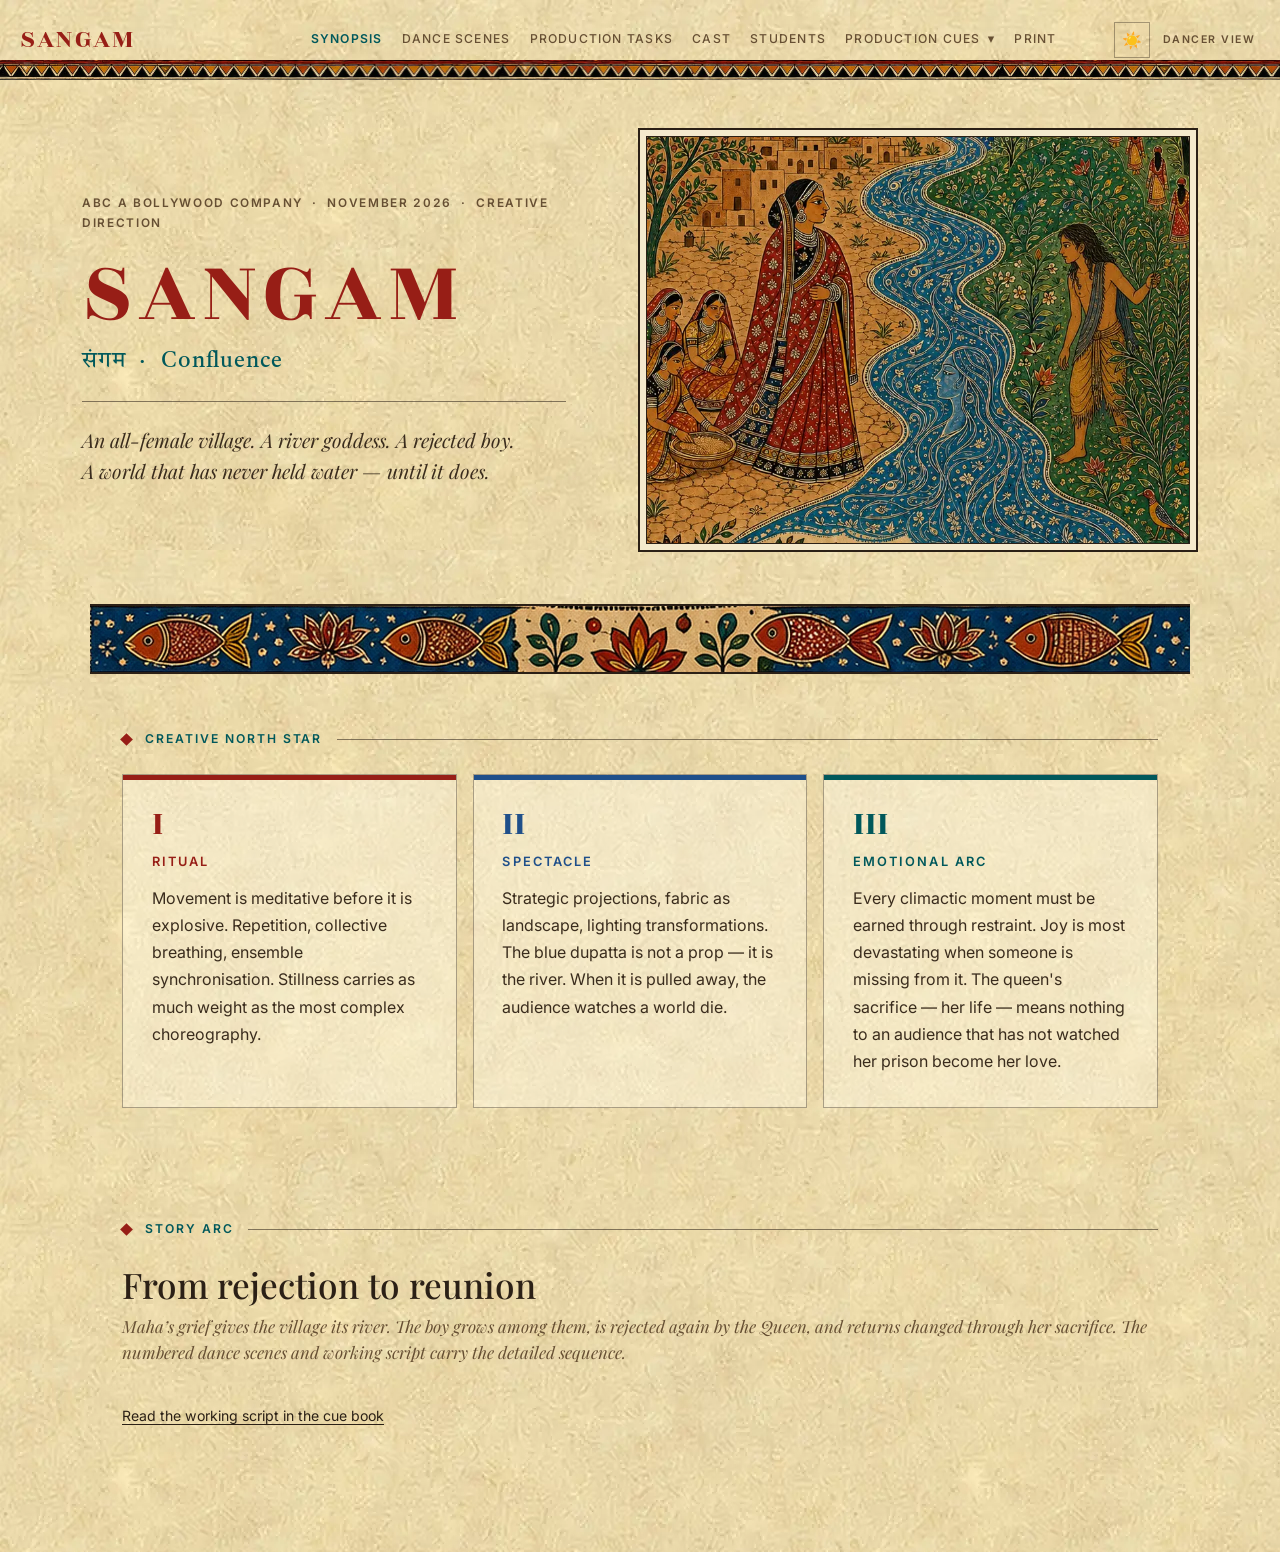
<file: sangam/index.html>
<!DOCTYPE html>
<html lang="en" data-theme="light" data-edit="off" data-viewer="true">
<head>
<meta charset="UTF-8">
<meta name="robots" content="noindex, nofollow">
<meta name="theme-color" content="#ead8a9">
<meta name="viewport" content="width=device-width, initial-scale=1.0">
<title>SANGAM — ABC a bollywood company 2026</title>
<link rel="preconnect" href="https://fonts.googleapis.com">
<link rel="preconnect" href="https://fonts.gstatic.com" crossorigin>
<link href="https://fonts.googleapis.com/css2?family=Inter:ital,opsz,wght@0,14..32,400..700;1,14..32,400&family=Playfair+Display:ital,wght@0,400..600;1,400..500&family=Rozha+One&family=Tiro+Devanagari+Sanskrit:ital@0;1&display=swap" rel="stylesheet">
<style>
/* ── THEME VARIABLES ── */
:root {
  /* OKLCH brand scales — additive, prefer these for new work */
  --gold-50: oklch(96% 0.04 80);
  --gold-100: oklch(90% 0.08 80);
  --gold-300: oklch(78% 0.12 80);
  --gold-500: oklch(65% 0.13 78);
  --gold-700: oklch(48% 0.11 75);
  --gold-900: oklch(30% 0.07 70);
  --river-300: oklch(72% 0.09 230);
  --river-500: oklch(55% 0.11 230);
  --river-700: oklch(40% 0.09 230);

  --gold: #c4941a;
  --gold-light: #dab84a;
  --gold-bg: rgba(196,148,26,0.09);
  --river: #2a6b8f;
  --river-light: #4a9bbf;
  --drought: #8b5e1a;
  --drought-light: #c4874a;
  --holi-pink: #c4215a;
  --holi-teal: #1a8b7a;
  /* Light theme (default) */
  --bg: #eae4db;
  --bg2: #e0d9ce;
  --bg3: #d4ccc0;
  --text: #1e1810;
  --text2: #3a2e20;
  --muted: #7a6a52;
  --surface: rgba(0,0,0,0.03);
  --surface2: rgba(0,0,0,0.05);
  --border: rgba(0,0,0,0.09);
  --border2: rgba(0,0,0,0.14);
  --shadow: 0 2px 12px rgba(0,0,0,0.08);
  --shadow-lg: 0 8px 32px rgba(0,0,0,0.12);
  --header-bg: rgba(247,242,234,0.97);
  --tag-ready-bg: rgba(42,122,74,0.12); --tag-ready-c: #1a6a3a; --tag-ready-b: rgba(42,122,74,0.25);
  --tag-partial-bg: rgba(139,110,26,0.12); --tag-partial-c: #7a5a10; --tag-partial-b: rgba(139,110,26,0.25);
  --tag-new-bg: rgba(106,42,74,0.12); --tag-new-c: #7a2a5a; --tag-new-b: rgba(106,42,74,0.25);
  --tag-tbc-bg: rgba(80,80,100,0.1); --tag-tbc-c: #505070; --tag-tbc-b: rgba(80,80,100,0.2);
  --tag-narr-bg: rgba(42,74,139,0.1); --tag-narr-c: #2a4a8f; --tag-narr-b: rgba(42,74,139,0.2);
  --check-bg: rgba(255,255,255,0.8);
  --note-bg: rgba(255,255,255,0.5);
}
[data-theme="dark"] {
  --bg: #1c1812; --bg2: #242018; --bg3: #2e2820;
  --text: #f0e8d8; --text2: #d8cfc0; --muted: #8a7a62;
  --surface: rgba(255,255,255,0.03); --surface2: rgba(255,255,255,0.06);
  --border: rgba(201,165,90,0.12); --border2: rgba(201,165,90,0.2);
  --shadow: 0 2px 12px rgba(0,0,0,0.4); --shadow-lg: 0 8px 32px rgba(0,0,0,0.5);
  --header-bg: rgba(28,24,18,0.97);
  --gold: #c9a55a; --gold-light: #e8c97a; --gold-bg: rgba(201,165,90,0.08);
  --tag-ready-bg: rgba(42,122,74,0.18); --tag-ready-c: #5dba8a; --tag-ready-b: rgba(42,122,74,0.3);
  --tag-partial-bg: rgba(139,110,26,0.2); --tag-partial-c: #d4a840; --tag-partial-b: rgba(139,110,26,0.3);
  --tag-new-bg: rgba(106,42,74,0.22); --tag-new-c: #d47aa0; --tag-new-b: rgba(106,42,74,0.3);
  --tag-tbc-bg: rgba(58,58,74,0.22); --tag-tbc-c: #8888aa; --tag-tbc-b: rgba(58,58,74,0.3);
  --tag-narr-bg: rgba(42,74,139,0.2); --tag-narr-c: #7aaad4; --tag-narr-b: rgba(42,74,139,0.3);
  --check-bg: rgba(255,255,255,0.06);
  --note-bg: rgba(255,255,255,0.03);
}

* { margin:0; padding:0; box-sizing:border-box; }
:lang(sa), [lang="sa"] { font-family:'Tiro Devanagari Sanskrit', 'Noto Sans Devanagari', serif; font-feature-settings:"liga" 1, "calt" 1; }
html { scroll-behavior:smooth; }
body { background:var(--bg); color:var(--text); font-family:'Lora',serif; overflow-x:hidden; font-size:17px; transition: background 0.3s, color 0.3s; }

/* ── HEADER ── */
.site-header {
  position:sticky; top:0; z-index:100;
  background:var(--header-bg);
  background:color-mix(in srgb, var(--header-bg) 100%, transparent);
  border-bottom:1px solid var(--border2);
  box-shadow: var(--shadow);
  display:flex; align-items:center;
  padding:0 2rem; height:60px; gap:2rem;
}
.header-brand { display:flex; flex-direction:column; gap:1px; }
.header-title {
  font-family:'Cinzel Decorative',serif; font-size:1.15rem; font-weight:900;
  color:var(--gold); letter-spacing:0.08em; white-space:nowrap;
}
.header-sub { font-family:'Cinzel',serif; font-size:0.62rem; letter-spacing:0.35em; color:var(--muted); white-space:nowrap; }
.nav-tabs {
  display:flex; height:100%; margin-left:auto;
  overflow-x:auto; overflow-y:hidden;
  scrollbar-width:none; -ms-overflow-style:none;
  -webkit-overflow-scrolling:touch;
  scroll-snap-type:x proximity;
}
.nav-tabs::-webkit-scrollbar { display:none; }
.nav-tab {
  font-family:'Cinzel',serif; font-size:0.66rem; letter-spacing:0.28em;
  color:var(--muted); padding:0 1.2rem; height:100%;
  display:flex; align-items:center; cursor:pointer;
  border:none; background:none;
  border-bottom:2px solid transparent; transition:all 0.2s; white-space:nowrap;
  flex-shrink:0; scroll-snap-align:start;
}
.nav-tab:hover { color:var(--text); }
.nav-tab.active { color:var(--gold); border-bottom-color:var(--gold); }
.nav-cues-toggle::after { content:'▾'; margin-left:0.45rem; font-size:0.8rem; }
.nav-cues-toggle[aria-expanded="true"] { color:var(--gold); border-bottom-color:var(--gold); }
.nav-cues-menu {
  position:absolute; top:100%; right:2rem; z-index:101;
  min-width:210px; padding:0.5rem;
  display:flex; flex-direction:column; gap:0.2rem;
  background:var(--header-bg); border:1px solid var(--border2); box-shadow:var(--shadow);
}
.nav-cues-menu[hidden] { display:none; }
.nav-cues-menu a {
  font-family:'Cinzel',serif; font-size:0.68rem; letter-spacing:0.08em;
  color:var(--text); text-decoration:none; white-space:nowrap;
  padding:0.65rem 0.8rem; border:1px solid transparent;
}
.nav-cues-menu a:hover, .nav-cues-menu a:focus-visible { color:var(--gold); background:var(--surface); border-color:var(--border2); }
:focus-visible { outline:2px solid var(--gold); outline-offset:2px; border-radius:inherit; }
.skip-link:focus-visible { outline-offset:0; }

/* ── DEEP LINKS ── */
.copy-link-btn {
  background:transparent; border:none; cursor:pointer;
  font-size:0.78rem; opacity:0; padding:2px 4px; margin-left:4px;
  border-radius:2px; transition:opacity 0.15s, background 0.15s;
  color:var(--muted); line-height:1;
}
.scene-item:hover .copy-link-btn,
.song-item:hover .copy-link-btn,
.char-card:hover .copy-link-btn,
.copy-link-btn:focus,
.copy-link-btn.copied { opacity:1; }
.copy-link-btn:hover { background:var(--surface2); color:var(--gold); }
.copy-link-btn.copied { color:#1a6a3a; background:rgba(42,122,74,0.15); }
@keyframes hashFlash {
  0%   { box-shadow:0 0 0 0 rgba(184,146,42,0.55); background:rgba(184,146,42,0.18); }
  100% { box-shadow:0 0 0 14px rgba(184,146,42,0);    background:transparent; }
}
.hash-flash { animation:hashFlash 1.6s ease-out; border-radius:4px; }
.theme-toggle {
  margin-left:1rem; width:36px; height:36px; border-radius:50%;
  background:var(--surface2); border:1px solid var(--border2);
  cursor:pointer; display:flex; align-items:center; justify-content:center;
  font-size:1rem; transition:all 0.2s; flex-shrink:0;
}
.theme-toggle:hover { background:var(--bg3); }
.header-actions { display:flex; align-items:center; gap:0.5rem; flex-shrink:0; margin-left:1rem; }
.export-btn {
  font-family:'Cinzel',serif; font-size:0.62rem; letter-spacing:0.2em;
  background:transparent; border:1px solid var(--border2); padding:0.38rem 0.85rem;
  cursor:pointer; border-radius:2px; color:var(--muted); transition:all 0.2s; white-space:nowrap;
}
.export-btn:hover { background:var(--bg3); color:var(--text); border-color:var(--gold); }
.publish-btn {
  font-family:'Cinzel',serif; font-size:0.62rem; letter-spacing:0.2em;
  background:var(--river); border:1px solid var(--river); padding:0.38rem 0.85rem;
  cursor:pointer; border-radius:2px; color:white; transition:all 0.2s; white-space:nowrap;
  display:none;
}
.publish-btn:hover { background:var(--river-light); border-color:var(--river-light); }
.publish-btn.publishing { opacity:0.6; cursor:default; }
/* ── VIEWER MODE (dancer export) ── */
[data-viewer="true"] .edit-btn,
[data-viewer="true"] .export-btn,
[data-viewer="true"] .edit-mode-bar { display:none !important; }
/* Dancer view: strip interactive controls (C/M/T, costume toggle, click-to-cycle status) — director controls all state via source */
[data-viewer="true"] .r-check,
[data-viewer="true"] .costume-toggle,
[data-viewer="true"] .scene-costume-row { display:none !important; }
[data-viewer="true"] .flow-tag { cursor:default !important; pointer-events:none; }
[data-viewer="true"] .editable-cell { cursor:default !important; }
[data-viewer="true"] [data-viewer-hide] { display:none !important; }
.copy-link-btn { display:none !important; }
.scene-deps-row { display:none !important; } /* hide dep chips — re-enable on request */
[data-viewer="true"] .header-actions::after {
  content:'DANCER VIEW'; font-family:'Cinzel',serif; font-size:0.62rem;
  letter-spacing:0.28em; color:var(--muted); padding:0 0.3rem;
}
.edit-btn {
  width:36px; height:36px; border-radius:50%;
  background:var(--surface2); border:1px solid var(--border2);
  cursor:pointer; display:flex; align-items:center; justify-content:center;
  font-size:0.88rem; transition:all 0.2s; flex-shrink:0;
}
.edit-btn:hover { background:var(--bg3); }
[data-edit="off"] .edit-btn { background:var(--gold); color:white; border-color:var(--gold); }
[data-edit="off"] .edit-btn:hover { background:var(--gold-light); }

/* ── EDIT MODE BAR ── */
.edit-mode-bar {
  display:none; background:rgba(184,146,42,0.1);
  border-bottom:1px solid rgba(184,146,42,0.28);
  padding:0.6rem 2rem; align-items:center; gap:1.5rem; flex-wrap:wrap;
  position:sticky; top:60px; z-index:90; background:var(--bg);
}
[data-edit="off"] .edit-mode-bar { display:flex; }
.edit-mode-label { font-family:'Cinzel',serif; font-size:0.64rem; letter-spacing:0.32em; color:var(--gold); white-space:nowrap; }
.edit-mode-hint { font-family:'Cinzel',serif; font-size:0.62rem; letter-spacing:0.18em; color:var(--muted); }
.save-status {
  font-family:'Cinzel',serif; font-size:0.62rem; letter-spacing:0.18em;
  color:var(--gold); min-width:80px; text-align:right;
}
.edit-bar-actions { margin-left:auto; display:flex; align-items:center; gap:0.6rem; flex-shrink:0; }
.save-file-btn {
  font-family:'Cinzel',serif; font-size:0.62rem; letter-spacing:0.22em;
  background:var(--gold); border:none; padding:0.45rem 1.2rem; cursor:pointer;
  border-radius:2px; color:white; transition:all 0.2s; white-space:nowrap;
}
[data-theme="light"] .save-file-btn { color:#1e1810; }
.save-file-btn:hover { background:var(--gold-light); }
.link-file-btn {
  font-family:'Cinzel',serif; font-size:0.62rem; letter-spacing:0.18em;
  background:transparent; border:1px solid rgba(184,146,42,0.4); padding:0.42rem 0.9rem;
  cursor:pointer; border-radius:2px; color:var(--gold); transition:all 0.2s; white-space:nowrap;
}
.link-file-btn:hover { background:var(--gold-bg); }
.link-file-btn.is-linked { opacity:0.55; cursor:default; }
.link-file-btn.is-linked:hover { background:transparent; }

/* ── EDITABLE CELLS ── */
[data-edit="off"] .editable-cell { cursor:text; border-radius:2px; outline:none; }
[data-edit="off"] .editable-cell:not(:focus):hover {
  background:rgba(184,146,42,0.08); box-shadow:inset 0 0 0 1px rgba(184,146,42,0.4);
}
[data-edit="off"] .editable-cell:focus {
  background:rgba(184,146,42,0.1); box-shadow:inset 0 0 0 1.5px var(--gold);
  padding:1px 4px; outline:none;
}
[data-edit="off"] [data-char-idx] { cursor:text; border-radius:2px; }
[data-edit="off"] [data-char-idx]:not(:focus):hover {
  background:rgba(184,146,42,0.07); box-shadow:inset 0 0 0 1px rgba(184,146,42,0.35);
}
[data-edit="off"] [data-char-idx]:focus {
  background:rgba(184,146,42,0.1); box-shadow:inset 0 0 0 1.5px var(--gold);
  outline:none; padding:2px 5px;
}

/* ── DASHBOARD BAR ── */
.dash-bar {
  background:var(--bg2); border-bottom:1px solid var(--border);
  padding:0.7rem 2rem; display:flex; gap:2.5rem; align-items:center; flex-wrap:wrap;
}
.dash-stat {
  display:flex; flex-direction:column; gap:2px;
}
.dash-label { font-family:'Cinzel',serif; font-size:0.62rem; letter-spacing:0.3em; color:var(--muted); }
.dash-value { font-family:'Cinzel',serif; font-size:0.95rem; font-weight:600; color:var(--text); }
#days-count { font-size:1.6rem; line-height:1; color:var(--gold); }
.dash-value span { font-size:0.65rem; font-weight:400; color:var(--muted); }
.dash-divider { width:1px; height:32px; background:var(--border2); flex-shrink:0; }
.dash-progress { flex:1; min-width:200px; }
.dash-progress-label { font-family:'Cinzel',serif; font-size:0.62rem; letter-spacing:0.3em; color:var(--muted); margin-bottom:4px; }
.dash-bar-track { height:6px; background:var(--bg3); border-radius:3px; overflow:hidden; display:flex; }
.dash-bar-seg { height:100%; transition:width 0.5s; }
.dash-legend { display:flex; gap:1rem; margin-top:4px; flex-wrap:wrap; }
.dash-legend-item { font-family:'Cinzel',serif; font-size:0.62rem; letter-spacing:0.15em; color:var(--muted); display:flex; align-items:center; gap:4px; }
.dash-legend-dot { width:6px; height:6px; border-radius:50%; flex-shrink:0; }

/* ── PANELS ── */
.panel { display:none; }
.panel.active { display:block; }
.section-wrap { max-width:1100px; margin:0 auto; padding:4rem 2rem; }
.section-label {
  font-family:'Cinzel',serif; font-size:0.6rem; letter-spacing:0.5em;
  color:var(--gold); text-transform:uppercase; margin-bottom:2rem;
  display:flex; align-items:center; gap:1.5rem;
}
.section-label::after { content:''; flex:1; height:1px; background:linear-gradient(to right,var(--gold),transparent); opacity:0.4; }
.section-heading { font-family:'Cinzel',serif; font-size:clamp(1.3rem,2.5vw,1.8rem); font-weight:600; color:var(--text); margin-bottom:0.4rem; }
.section-sub { font-style:italic; color:var(--muted); font-size:0.9rem; margin-bottom:2.5rem; }

/* ══════════════════════
   TAB 1 — DIRECTION
══════════════════════ */
.hero {
  background:linear-gradient(160deg, var(--bg) 0%, var(--bg2) 60%, var(--bg3) 100%);
  padding:1.8rem 2rem 1.5rem; text-align:center; position:relative; overflow:hidden;
  border-bottom:1px solid var(--border);
}
.hero-eyebrow { font-family:'Cinzel',serif; font-size:0.62rem; letter-spacing:0.45em; color:var(--gold); margin-bottom:1.8rem; }
.hero-title {
  font-family:'Cinzel Decorative',serif; font-size:clamp(2rem,5.5vw,4rem); font-weight:900;
  color:var(--gold); line-height:0.9;
}
.hero-sanskrit { font-style:italic; color:var(--muted); margin-top:1rem; font-size:0.95rem; letter-spacing:0.2em; }
.hero-tagline {
  font-family:'Cinzel',serif; font-size:0.68rem; letter-spacing:0.22em;
  color:var(--text2); margin-top:1.8rem; line-height:2.2; max-width:520px; margin-left:auto; margin-right:auto;
}
.river-rule { height:40px; overflow:hidden; }
.river-rule svg { width:200%; animation:waveFlow 14s linear infinite; }
[data-theme="dark"] .river-rule svg path { fill:rgba(42,107,143,0.2); }
.river-rule svg path { fill:rgba(42,107,143,0.12); }
@keyframes waveFlow { 0%{transform:translateX(0)} 100%{transform:translateX(-50%)} }

.pillars-grid { display:grid; grid-template-columns:repeat(3,1fr); gap:2px; }
.pillar {
  padding:2.2rem 2rem; background:var(--surface); border:1px solid var(--border);
  position:relative; overflow:hidden; transition:background 0.2s;
}
.pillar:hover { background:var(--surface2); }
.pillar::before { content:''; position:absolute; top:0; left:0; right:0; height:4px; background:var(--pc); }
.pillar:nth-child(1){--pc:var(--gold)} .pillar:nth-child(2){--pc:var(--river-light)} .pillar:nth-child(3){--pc:var(--holi-pink)}
.pillar-num { font-family:'Cinzel',serif; font-size:1.4rem; font-weight:900; color:var(--pc); opacity:0.55; line-height:1; margin-bottom:0.8rem; }
.pillar-title { font-family:'Cinzel',serif; font-size:0.68rem; letter-spacing:0.38em; color:var(--pc); margin-bottom:0.8rem; }
.pillar-text { font-size:0.9rem; line-height:1.8; color:var(--muted); }

/* Arc */
.arc-bar { display:flex; gap:3px; height:80px; margin-bottom:0.6rem; }
.arc-seg { border-radius:3px; display:flex; align-items:flex-end; padding:0.35rem; }
.arc-seg-label { font-family:'Cinzel',serif; font-size:0.62rem; letter-spacing:0.12em; color:rgba(0,0,0,0.35); white-space:nowrap; overflow:hidden; }
[data-theme="dark"] .arc-seg-label { color:rgba(255,255,255,0.4); }

/* Key Scenes */
.scene-cards { display:flex; flex-direction:column; gap:2px; }
.scene-card {
  display:grid; grid-template-columns:68px 1fr 1fr;
  min-height:220px; border:1px solid var(--border); overflow:hidden;
  box-shadow:var(--shadow);
}
.sc-num {
  display:flex; align-items:center; justify-content:center;
  writing-mode:vertical-rl; transform:rotate(180deg);
  font-family:'Cinzel',serif; font-size:0.64rem; letter-spacing:0.22em;
  color:white; background:var(--sca); padding:1rem 0; opacity:0.9;
}
.sc-orig { padding:2rem 2.2rem; background:var(--surface); display:flex; flex-direction:column; justify-content:center; border-right:1px solid var(--border); }
.sc-orig-label { font-family:'Cinzel',serif; font-size:0.64rem; letter-spacing:0.38em; color:var(--sca); margin-bottom:0.7rem; opacity:0.8; }
.sc-orig-title { font-family:'Cinzel',serif; font-size:clamp(0.95rem,1.8vw,1.3rem); font-weight:600; color:var(--text); margin-bottom:0.7rem; line-height:1.3; }
.sc-orig-text { font-size:0.88rem; font-style:italic; color:var(--muted); line-height:1.7; padding-left:0.2rem; }
.sc-dir { padding:2rem 2.2rem; background:var(--surface2); display:flex; flex-direction:column; justify-content:center; }
.sc-dir-eye { font-family:'Cinzel',serif; font-size:0.62rem; letter-spacing:0.4em; color:var(--sca); margin-bottom:1rem; opacity:0.9; }
.sc-dir-text { font-size:0.9rem; line-height:1.85; color:var(--text2); }
.sc-dir-text strong { color:var(--sca); font-weight:500; }
.sc-key { margin-top:1.2rem; padding:0.85rem 1.1rem; background:var(--gold-bg); border:1px solid color-mix(in srgb, var(--sca) 18%, transparent); border-radius:3px; font-family:'Cinzel',serif; font-size:0.7rem; letter-spacing:0.07em; color:var(--sca); font-style:italic; }
.scene-card:nth-child(1){--sca:#b8922a} .scene-card:nth-child(2){--sca:#a03a5a} .scene-card:nth-child(3){--sca:#b06a20} .scene-card:nth-child(4){--sca:#2a6b8f} .scene-card:nth-child(5){--sca:#1a8b7a}
[data-theme="dark"] .scene-card:nth-child(1){--sca:#c9a55a} [data-theme="dark"] .scene-card:nth-child(3){--sca:#c4874a} [data-theme="dark"] .scene-card:nth-child(4){--sca:#4a9bbf} [data-theme="dark"] .scene-card:nth-child(5){--sca:#4ac4b0}

/* ══════════════════════
   TAB 2 — SHOW FLOW
══════════════════════ */
.act-header { display:flex; align-items:center; gap:2rem; padding:1rem 0 1rem; position:sticky; top:0; background:var(--bg); z-index:5; }
.act-label { font-family:'Cinzel',serif; font-size:clamp(1rem,1.8vw,1.4rem); font-weight:600; white-space:nowrap; }
.act-line { flex:1; height:1px; background:var(--border2); }
.act-counts { font-family:'Cinzel',serif; font-size:0.64rem; letter-spacing:0.22em; color:var(--muted); white-space:nowrap; }
.act-counts b { color:var(--text); font-weight:600; }

/* Multi-song scene parent row = full-width banner (num + spanning name+sub + status) */
.flow-row.has-songs { background:var(--bg2); }
.flow-row.has-songs .flow-cell { padding:0.55rem 1rem; }
.flow-row.has-songs .flow-num { background:transparent; }
.flow-row.has-songs .flow-cell:nth-child(2) { grid-column: 2 / 8; border-right:none; }
.flow-row.has-songs .flow-cell:nth-child(3),
.flow-row.has-songs .flow-cell:nth-child(4),
.flow-row.has-songs .flow-cell:nth-child(5),
.flow-row.has-songs .flow-cell:nth-child(6),
.flow-row.has-songs .flow-cell:nth-child(7) { display:none; }

/* Subrows hang off the same gold accent */
.scene-item:has(.scene-song-subrow) .scene-song-subrow { background:var(--surface); }
.scene-song-subrow .flow-cell:nth-child(3) { padding-left:1.4rem; }

/* Narration / interval rows — slim, dimmed, no checkbox clutter */
.flow-row.is-narr { background:transparent; box-shadow:none; border-style:dashed; opacity:0.7; }
.flow-row.is-narr .flow-cell { padding:0.5rem 1rem; font-style:italic; color:var(--muted); }
.flow-row.is-narr .flow-narr-body { grid-column: 2 / 7; }
.flow-row.is-narr .flow-narr-hide { display:none; }

.flow-header-row, .flow-row {
  display:grid; grid-template-columns:50px 160px 1fr 1fr 140px 90px 120px;
  border:1px solid var(--border); overflow:hidden;
}
.flow-header-row { margin-bottom:3px; }
.flow-header-cell { padding:0.5rem 1rem; font-family:'Cinzel',serif; font-size:0.62rem; letter-spacing:0.28em; color:var(--muted); background:var(--bg2); }
.flow-row { margin-bottom:2px; transition:background 0.15s; box-shadow:var(--shadow); }
.flow-row:hover { background:var(--surface2); }
.flow-row.key-scene { border-color:rgba(184,146,42,0.25); }
.flow-cell { padding:0.9rem 1rem; font-size:0.92rem; display:flex; align-items:center; border-right:1px solid var(--border); }
.flow-cell:last-child { border-right:none; }
.flow-num { font-family:'Cinzel',serif; font-size:0.7rem; font-weight:600; color:var(--gold); justify-content:center; background:var(--surface); }
.flow-scene-name { font-size:0.9rem; font-weight:500; color:var(--text); line-height:1.35; }
.flow-song { font-style:italic; color:var(--muted); font-size:0.84rem; line-height:1.4; }
.flow-dancers { font-size:0.82rem; color:var(--muted); line-height:1.5; }
.flow-audio-links { display:flex; flex-wrap:wrap; gap:0.35rem 0.65rem; margin-top:0.45rem; }
.flow-audio-links a { font:600 0.68rem/1.4 'Inter',sans-serif; color:var(--river); text-decoration:underline; text-underline-offset:2px; }
.flow-audio-links a:hover { color:var(--gold); }
/* Multi-song sub-rows */
.scene-song-subrow { display:grid; grid-template-columns:50px 160px 1fr 1fr 140px 90px 120px; border-top:1px dashed var(--border); background:var(--surface); }
.scene-song-subrow .flow-cell { padding:0.35rem 1rem; font-size:0.83rem; border-right:1px solid var(--border); }
.scene-song-subrow .flow-cell:last-child { border-right:none; }
.scene-song-subrow .flow-cell.song-indent { background:var(--surface2); }
.scene-song-subrow .song-label { font-style:italic; color:var(--text); font-size:0.82rem; line-height:1.3; }

/* Status tags */
.flow-tag { font-family:'Cinzel',serif; font-size:0.62rem; letter-spacing:0.18em; padding:0.35rem 0.7rem; min-height:28px; display:inline-flex; align-items:center; justify-content:center; border-radius:3px; white-space:nowrap; user-select:none; }
.tag-ready { background:var(--tag-ready-bg); color:var(--tag-ready-c); border:1px solid var(--tag-ready-b); }
.tag-partial { background:var(--tag-partial-bg); color:var(--tag-partial-c); border:1px solid var(--tag-partial-b); }
.tag-new { background:var(--tag-new-bg); color:var(--tag-new-c); border:1px solid var(--tag-new-b); }
.tag-tbc { background:var(--tag-tbc-bg); color:var(--tag-tbc-c); border:1px solid var(--tag-tbc-b); }
.tag-narr { background:var(--tag-narr-bg); color:var(--tag-narr-c); border:1px solid var(--tag-narr-b); }

/* Rehearsal checklist */
.rehearsal-checks { display:flex; gap:4px; align-items:center; flex-wrap:wrap; }
.r-check { display:flex; align-items:center; gap:3px; cursor:pointer; padding:3px 5px; border-radius:3px; background:var(--check-bg); border:1px solid var(--border); transition:all 0.15s; }
.r-check:hover { background:var(--bg3); }
.r-check input { display:none; }
.r-check-box {
  width:13px; height:13px; border-radius:2px;
  border:1.5px solid var(--border2); background:var(--bg);
  display:flex; align-items:center; justify-content:center;
  flex-shrink:0; transition:all 0.15s; font-size:9px; color:white;
}
.r-check.checked .r-check-box { background:var(--gold); border-color:var(--gold); }
.r-check-label { font-family:'Cinzel',serif; font-size:0.62rem; letter-spacing:0.15em; color:var(--muted); }

/* ══════════════════════
   TAB 3 — SONGS
══════════════════════ */
.song-header, .song-row {
  display:grid; grid-template-columns:1fr 120px 60px 1fr 110px 44px;
  border:1px solid var(--border);
}
.song-item { margin-bottom:2px; }
.song-item .song-row { margin-bottom:0; }
.song-header { margin-bottom:3px; }
.song-header-cell { padding:0.5rem 1rem; font-family:'Cinzel',serif; font-size:0.62rem; letter-spacing:0.28em; color:var(--muted); background:var(--bg2); }
.song-row { margin-bottom:2px; transition:background 0.15s; box-shadow:var(--shadow); }
.song-row:hover { background:var(--surface2); }
.song-cell { padding:0.9rem 1rem; font-size:0.92rem; display:flex; align-items:center; border-right:1px solid var(--border); }
.song-cell:last-child { border-right:none; justify-content:center; }
.song-title { font-weight:500; color:var(--text); }
.song-meta { color:var(--muted); font-size:0.86rem; }
.song-count { font-family:'Cinzel',serif; font-size:1rem; font-weight:600; color:var(--gold); opacity:0.6; justify-content:center; }

/* ══════════════════════
   TAB 4 — CHARACTERS
══════════════════════ */
.char-grid { display:grid; grid-template-columns:repeat(auto-fill,minmax(300px,1fr)); gap:2px; }
.char-card {
  background:var(--surface); border:1px solid var(--border);
  overflow:hidden; box-shadow:var(--shadow); transition:box-shadow 0.2s;
}
.char-card:hover { box-shadow:var(--shadow-lg); }
.char-card-top { padding:2rem; border-bottom:1px solid var(--border); position:relative; overflow:hidden; }
.char-card-top::before { content:''; position:absolute; top:0; left:0; right:0; height:3px; background:var(--cc); }
.char-accent { position:absolute; top:1.5rem; right:1.5rem; font-family:'Cinzel Decorative',serif; font-size:3rem; font-weight:900; color:var(--cc); opacity:0.07; line-height:1; }
.char-role { font-family:'Cinzel',serif; font-size:0.64rem; letter-spacing:0.38em; color:var(--cc); margin-bottom:0.6rem; opacity:0.9; }
.char-name { font-family:'Cinzel',serif; font-size:1.3rem; font-weight:600; color:var(--text); margin-bottom:0.3rem; }
.char-sanskrit { font-style:italic; font-size:0.82rem; color:var(--muted); margin-bottom:0.8rem; }
.char-played { font-family:'Cinzel',serif; font-size:0.64rem; letter-spacing:0.25em; color:var(--muted); }
.char-played strong { color:var(--text); }
.char-body { padding:1.5rem 2rem; }
.char-section { margin-bottom:1.2rem; }
.char-section-title { font-family:'Cinzel',serif; font-size:0.64rem; letter-spacing:0.3em; color:var(--cc); margin-bottom:0.5rem; opacity:0.85; }
.char-section-text { font-size:0.86rem; line-height:1.75; color:var(--text2); }
.char-key-scenes { display:flex; gap:4px; flex-wrap:wrap; margin-top:0.5rem; }
.char-scene-tag { font-family:'Cinzel',serif; font-size:0.62rem; letter-spacing:0.15em; padding:0.2rem 0.5rem; background:var(--cc-bg); color:var(--cc); border:1px solid var(--cc-b); border-radius:2px; }

.char-card:nth-child(1){--cc:#b8922a;--cc-bg:rgba(184,146,42,0.08);--cc-b:rgba(184,146,42,0.2)}
.char-card:nth-child(2){--cc:#2a6b8f;--cc-bg:rgba(42,107,143,0.08);--cc-b:rgba(42,107,143,0.2)}
.char-card:nth-child(3){--cc:#1a8b7a;--cc-bg:rgba(26,139,122,0.08);--cc-b:rgba(26,139,122,0.2)}
.char-card:nth-child(4){--cc:#7a5a9a;--cc-bg:rgba(122,90,154,0.08);--cc-b:rgba(122,90,154,0.2)}
.char-card:nth-child(5){--cc:#c4215a;--cc-bg:rgba(196,33,90,0.08);--cc-b:rgba(196,33,90,0.2)}
[data-theme="dark"] .char-card:nth-child(1){--cc:#c9a55a;--cc-bg:rgba(201,165,90,0.08);--cc-b:rgba(201,165,90,0.2)}
[data-theme="dark"] .char-card:nth-child(2){--cc:#4a9bbf;--cc-bg:rgba(74,155,191,0.08);--cc-b:rgba(74,155,191,0.2)}
[data-theme="dark"] .char-card:nth-child(3){--cc:#4ac4b0;--cc-bg:rgba(74,196,176,0.08);--cc-b:rgba(74,196,176,0.2)}
[data-theme="dark"] .char-card:nth-child(4){--cc:#aa8aca;--cc-bg:rgba(170,138,202,0.08);--cc-b:rgba(170,138,202,0.2)}
[data-theme="dark"] .char-card:nth-child(5){--cc:#d47aa0;--cc-bg:rgba(212,122,160,0.08);--cc-b:rgba(212,122,160,0.2)}

/* ══════════════════════
   TAB 5 — NOTES
══════════════════════ */
.notes-grid { display:grid; grid-template-columns:1fr 1fr; gap:2px; }
.note-block { background:var(--surface); border:1px solid var(--border); padding:1.8rem; }
.note-block-title { font-family:'Cinzel',serif; font-size:0.66rem; letter-spacing:0.4em; color:var(--gold); margin-bottom:1rem; display:flex; align-items:center; gap:1rem; }
.note-block-title::after { content:''; flex:1; height:1px; background:var(--border2); }
.note-area {
  width:100%; background:var(--note-bg); border:1px solid var(--border2);
  border-radius:2px; color:var(--text); font-family:'Lora',serif;
  font-size:0.92rem; line-height:1.8; padding:0.9rem; resize:vertical; min-height:130px;
  transition:border-color 0.2s;
}
.note-area:focus { outline:none; border-color:rgba(184,146,42,0.4); }
.note-area::placeholder { color:var(--muted); font-style:italic; }
.save-bar {
  position:fixed; bottom:1.5rem; right:1.5rem; z-index:200;
  display:none; align-items:center; gap:1rem;
}
[data-theme="light"] 
/* ══════════════════════
   TAB 6 — REFERENCES
══════════════════════ */
.ref-origin {
  background:var(--gold-bg); border:1px solid rgba(184,146,42,0.2);
  padding:2.5rem; margin-bottom:3rem; position:relative; overflow:hidden;
}
.ref-origin::before { content:''; position:absolute; top:0; left:0; bottom:0; width:3px; background:var(--gold); }
.ref-origin-eyebrow { font-family:'Cinzel',serif; font-size:0.64rem; letter-spacing:0.42em; color:var(--gold); margin-bottom:1.2rem; display:flex; align-items:center; gap:1rem; }
.ref-origin-eyebrow::after { content:''; flex:1; height:1px; background:var(--border2); }
.ref-origin-title { font-family:'Cinzel Decorative',serif; font-size:1.8rem; font-weight:900; color:var(--text); margin-bottom:0.3rem; letter-spacing:0.08em; }
.ref-origin-sub { font-style:italic; color:var(--muted); font-size:0.84rem; margin-bottom:1.5rem; letter-spacing:0.12em; }
.ref-origin-text { font-size:0.92rem; line-height:1.92; color:var(--text2); max-width:760px; }
.ref-origin-text p { margin-bottom:0.9rem; }
.ref-origin-text p:last-child { margin-bottom:0; }

.ref-grid { display:grid; grid-template-columns:repeat(auto-fill,minmax(320px,1fr)); gap:2px; }
.ref-card {
  background:var(--surface); border:1px solid var(--border);
  overflow:hidden; transition:box-shadow 0.2s; display:flex; flex-direction:column;
}
.ref-card:hover { box-shadow:var(--shadow-lg); }
.ref-card-thumb {
  aspect-ratio:16/9; display:flex; align-items:center; justify-content:center;
  position:relative; overflow:hidden;
}
.ref-thumb-title {
  font-family:'Cinzel',serif; font-size:0.65rem; letter-spacing:0.1em;
  color:rgba(255,255,255,0.55); text-align:center; padding:1rem 1.4rem;
  line-height:1.6; z-index:1; position:relative;
}
.ref-play-btn {
  position:absolute; inset:0; display:flex; align-items:center; justify-content:center;
  background:rgba(0,0,0,0.15); transition:background 0.2s; z-index:2; text-decoration:none;
}
.ref-play-btn:hover { background:rgba(0,0,0,0.28); }
.ref-play-icon {
  width:50px; height:50px; border-radius:50%;
  background:rgba(184,146,42,0.18); border:2px solid rgba(184,146,42,0.55);
  display:flex; align-items:center; justify-content:center;
  transition:all 0.2s;
}
.ref-play-btn:hover .ref-play-icon { background:rgba(184,146,42,0.3); border-color:rgba(184,146,42,0.8); }
.ref-play-arrow { width:0; height:0; border-top:9px solid transparent; border-bottom:9px solid transparent; border-left:16px solid var(--gold); margin-left:3px; }
.ref-card-body { padding:1.4rem 1.6rem; flex:1; display:flex; flex-direction:column; }
.ref-cat { font-family:'Cinzel',serif; font-size:0.62rem; letter-spacing:0.34em; color:var(--gold); margin-bottom:0.5rem; opacity:0.85; }
.ref-title { font-family:'Cinzel',serif; font-size:0.88rem; font-weight:600; color:var(--text); margin-bottom:0.7rem; line-height:1.4; }
.ref-notes { font-size:0.84rem; line-height:1.75; color:var(--muted); flex:1; }

/* ── RESPONSIVE ── */
@media(max-width:900px){
  .pillars-grid{grid-template-columns:1fr}
  /* Stacked card layout for show flow on phones + landscape phones */
  .flow-header-row{display:none}
  .scene-item{border:1px solid var(--border);border-radius:8px;background:var(--surface);margin-bottom:10px;overflow:hidden;box-shadow:var(--shadow)}
  .scene-item .flow-row,.scene-item .scene-song-subrow{display:flex !important;flex-direction:column !important;grid-template-columns:none !important;box-shadow:none;margin-bottom:0;border:none;background:transparent}
  .flow-row .flow-cell,.scene-song-subrow .flow-cell{border-right:none;border-bottom:1px solid var(--border);padding:0.55rem 0.85rem;justify-content:flex-start !important;align-items:flex-start;flex-direction:column;gap:3px}
  .flow-row .flow-cell:last-child,.scene-song-subrow .flow-cell:last-child{border-bottom:none}
  .flow-row .flow-cell:empty,.scene-song-subrow .flow-cell:empty{display:none}
  /* Scene number header strip */
  .flow-row .flow-cell:nth-child(1){background:var(--bg2);padding:0.4rem 0.85rem;font-family:'Cinzel',serif;font-size:0.6rem;letter-spacing:0.22em;color:var(--gold);justify-content:flex-start !important;flex-direction:row;align-items:center}
  .flow-row .flow-cell:nth-child(1)::before{content:'Scene · ';opacity:0.55;margin-right:4px}
  /* Labelled cells via ::before */
  .flow-row .flow-cell:nth-child(3):not(:empty)::before,
  .scene-song-subrow .flow-cell:nth-child(3)::before{content:'Song';display:block;width:100%;font-family:'Cinzel',serif;font-size:0.62rem;letter-spacing:0.22em;color:var(--muted);margin-bottom:2px}
  .flow-row .flow-cell:nth-child(4):not(:empty)::before,
  .scene-song-subrow .flow-cell:nth-child(4):not(:empty)::before{content:'Dancers';display:block;width:100%;font-family:'Cinzel',serif;font-size:0.62rem;letter-spacing:0.22em;color:var(--muted);margin-bottom:2px}
  .flow-row .flow-cell:nth-child(5):not(:empty)::before,
  .scene-song-subrow .flow-cell:nth-child(5):not(:empty)::before{content:'Costume';display:block;width:100%;font-family:'Cinzel',serif;font-size:0.62rem;letter-spacing:0.22em;color:var(--muted);margin-bottom:2px}
  .flow-row .flow-cell:nth-child(6):not(:empty)::before,
  .scene-song-subrow .flow-cell:nth-child(6):not(:empty)::before{content:'Time';display:block;width:100%;font-family:'Cinzel',serif;font-size:0.62rem;letter-spacing:0.22em;color:var(--muted);margin-bottom:2px}
  /* Status pill cell (last) */
  .flow-row .flow-cell:nth-child(7),.scene-song-subrow .flow-cell:nth-child(7){padding:0.5rem 0.85rem;flex-direction:row;align-items:center;gap:8px}
  .flow-row .flow-cell:nth-child(7)::before,.scene-song-subrow .flow-cell:nth-child(7)::before{content:'Status';font-family:'Cinzel',serif;font-size:0.62rem;letter-spacing:0.22em;color:var(--muted)}
  /* Multi-song parent banner stays clean — just name+sub block */
  .flow-row.has-songs .flow-cell:nth-child(2){grid-column:auto !important;padding:0.7rem 0.85rem}
  .flow-row.has-songs .flow-cell:nth-child(3),
  .flow-row.has-songs .flow-cell:nth-child(4),
  .flow-row.has-songs .flow-cell:nth-child(5),
  .flow-row.has-songs .flow-cell:nth-child(6),
  .flow-row.has-songs .flow-cell:nth-child(7){display:none !important}
  /* Narration rows: slim single block */
  .flow-row.is-narr .flow-cell:nth-child(1){background:transparent;color:var(--muted)}
  .flow-row.is-narr .flow-narr-body{grid-column:auto !important}
  .flow-row.is-narr .flow-cell{border-bottom:none}
  /* Subrow indents: drop the empty first two cells on mobile (they were spacers in desktop grid) */
  .scene-song-subrow .flow-cell.song-indent{display:none}
  .scene-song-subrow{border-top:1px dashed var(--border)}
  /* Songs catalog table — keep desktop-ish but compact */
  .song-header,.song-row{grid-template-columns:1fr 120px 100px}
  .song-header-cell:nth-child(4),.song-header-cell:nth-child(5),.song-cell:nth-child(4),.song-cell:nth-child(5){display:none}
  .notes-grid{grid-template-columns:1fr}
  .scene-card{grid-template-columns:52px 1fr}.sc-dir{grid-column:2}
  .char-grid{grid-template-columns:1fr}
}
@media(max-width:900px){
  .site-header{padding:0.5rem 0.75rem;gap:0.5rem;height:auto;flex-wrap:wrap;align-items:flex-start}
  .header-brand{flex:1 0 auto}
  .header-sub{display:none}
  .nav-tabs{order:3;flex:1 0 100%;margin-left:0;flex-wrap:wrap;overflow:visible;height:auto;mask-image:none;-webkit-mask-image:none;gap:2px 0;border-top:1px solid var(--border);padding-top:0.45rem;margin-top:0.25rem}
  .nav-tab{padding:0.55rem 0.95rem;font-size:0.68rem;letter-spacing:0.18em;min-height:34px;border-bottom:none;border-radius:17px;background:var(--surface);margin:2px;display:inline-flex;align-items:center}
  .nav-tab.active{background:var(--gold-bg);color:var(--gold)}
  .nav-cues-menu { position:static; order:4; flex:1 0 100%; min-width:0; box-shadow:none; flex-direction:row; flex-wrap:wrap; gap:0.45rem; }
  .nav-cues-menu a { background:var(--surface); border-color:var(--border2); font-size:0.72rem; }
  .header-actions{margin-left:0.25rem}
  .theme-toggle{width:32px;height:32px;margin-left:0.25rem}
}

@media (prefers-reduced-motion: reduce) {
  *, *::before, *::after { transition-duration:0.01ms !important; animation-duration:0.01ms !important; animation-iteration-count:1 !important; scroll-behavior:auto !important; }
}
.skip-link { position:absolute; left:-9999px; top:0; padding:0.6rem 1rem; background:var(--gold); color:#1c1812; font-family:'Cinzel',serif; font-size:0.72rem; letter-spacing:0.18em; z-index:10000; border-radius:0 0 4px 4px; text-decoration:none; }
.skip-link:focus { left:0; }

/* ══════════════════════
   TAB 7 — CAST
══════════════════════ */
.cast-grid-wrap { display:grid; grid-template-columns:repeat(auto-fill,minmax(320px,1fr)); gap:2px; container-type:inline-size; }
.cast-card { container-type:inline-size; }
@container (max-width: 280px) {
  .cast-card-top { padding:0.9rem 1.1rem; gap:10px; }
  .cast-initial { width:36px; height:36px; font-size:0.92rem; }
  .cast-section-label { font-size:0.56rem; }
}
.cast-card { background:var(--surface); border:1px solid var(--border); overflow:hidden; }
.cast-card-top {
  padding:1.4rem 1.6rem 1rem; display:flex; align-items:center; gap:1rem;
  border-bottom:1px solid var(--border);
}
.cast-initial {
  width:44px; height:44px; border-radius:50%; flex-shrink:0;
  background:var(--gold-bg); border:2px solid rgba(184,146,42,0.3);
  display:flex; align-items:center; justify-content:center;
  font-family:'Cinzel Decorative',serif; font-size:1.1rem; font-weight:900;
  color:var(--gold);
}
.cast-dancer-name { font-family:'Cinzel',serif; font-size:0.9rem; font-weight:600; color:var(--text); }
.cast-dancer-stats { font-family:'Cinzel',serif; font-size:0.64rem; letter-spacing:0.18em; color:var(--muted); margin-top:3px; }
.cast-body { padding:0.85rem 1.4rem 1.3rem; }
.cast-section-label { font-family:'Cinzel',serif; font-size:0.62rem; letter-spacing:0.32em; color:var(--muted); margin-bottom:0.5rem; }
.cast-pill-wrap { display:flex; flex-wrap:wrap; gap:5px; }
.cast-empty { font-style:italic; font-size:0.85rem; color:var(--muted); padding:0.4rem 0; }
.cast-scene-pill { font-family:'Cinzel',serif; font-size:0.64rem; letter-spacing:0.08em; padding:0.25rem 0.55rem; background:var(--gold-bg); color:var(--gold); border:1px solid rgba(184,146,42,0.3); border-radius:3px; display:inline-flex; align-items:center; gap:5px; }
.cast-scene-pill-name { font-family:'Lora',serif; font-style:italic; font-size:0.66rem; color:var(--text2); letter-spacing:0; text-transform:none; opacity:0.85; }
.cast-song-pill { font-family:'Lora',serif; font-style:italic; font-size:0.82rem; padding:0.35rem 0.7rem; min-height:32px; display:inline-flex; align-items:center; background:var(--surface2); color:var(--text2); border:1px solid var(--border); border-radius:3px; }
.cast-refresh-bar { display:flex; justify-content:flex-end; margin-bottom:1.5rem; }
.cast-refresh-btn { font-family:'Cinzel',serif; font-size:0.62rem; letter-spacing:0.2em; background:none; border:1px solid var(--border2); color:var(--muted); padding:0.4rem 1rem; cursor:pointer; border-radius:2px; transition:all 0.2s; }
.cast-refresh-btn:hover { border-color:var(--gold); color:var(--gold); }

/* Costume notes on scene rows */
.scene-costume-row {
  display:none; border:1px solid var(--border); border-top:none;
  background:var(--bg2); padding:0.7rem 1.2rem; gap:0.8rem; align-items:center;
}
.scene-costume-row.open { display:flex; }
.costume-label { font-family:'Cinzel',serif; font-size:0.66rem; letter-spacing:0.22em; color:var(--gold); white-space:nowrap; }
.costume-input {
  flex:1; background:var(--note-bg); border:1px solid var(--border2); border-radius:2px;
  color:var(--text); font-family:'Lora',serif; font-size:0.88rem; padding:0.35rem 0.6rem;
}
.costume-input:focus { outline:none; border-color:var(--gold); }
.costume-toggle {
  font-family:'Cinzel',serif; font-size:0.62rem; letter-spacing:0.18em;
  padding:0.22rem 0.55rem; border-radius:2px; cursor:pointer; transition:all 0.15s;
  border:1px solid var(--border); background:var(--surface); color:var(--muted);
  white-space:nowrap;
}
.costume-toggle:hover { border-color:var(--border2); color:var(--text); }
.costume-toggle.open { background:var(--gold-bg); border-color:rgba(184,146,42,0.35); color:var(--gold); }
.scene-item { margin-bottom:2px; }
.scene-item .flow-row { margin-bottom:0; }

/* Dependency warnings (back-to-back, costume-buffer, stamina) */
.scene-deps-row {
  display:none; flex-wrap:wrap; gap:4px;
  border:1px solid var(--border); border-top:none;
  background:var(--bg2); padding:0.5rem 0.9rem;
}
.scene-deps-row.has-deps { display:flex; }
.dep-chip {
  font-family:'Cinzel',serif; font-size:0.62rem; letter-spacing:0.12em;
  padding:0.22rem 0.55rem; border-radius:2px; white-space:nowrap;
  display:inline-flex; align-items:center; gap:5px; cursor:help;
  border:1px solid;
}
.dep-chip::before { content:'●'; font-size:0.64rem; line-height:1; }
.dep-red   { background:rgba(196,33,90,0.10);  color:#c4215a; border-color:rgba(196,33,90,0.30); }
.dep-amber { background:rgba(184,146,42,0.12); color:#b8922a; border-color:rgba(184,146,42,0.32); }
.dep-blue  { background:rgba(42,107,143,0.10); color:#2a6b8f; border-color:rgba(42,107,143,0.30); }
[data-theme="dark"] .dep-red   { background:rgba(220,90,140,0.12); color:#e07ea3; border-color:rgba(220,90,140,0.35); }
[data-theme="dark"] .dep-amber { background:rgba(201,165,90,0.14); color:#d4b46a; border-color:rgba(201,165,90,0.35); }
[data-theme="dark"] .dep-blue  { background:rgba(74,155,191,0.14); color:#7cc1de; border-color:rgba(74,155,191,0.35); }

/* ══════════════════════
   READABILITY OVERRIDES
   Base was 17px with rem values as small as 0.44rem (7.5px).
   This block corrects all sizes to be clearly readable.
══════════════════════ */
body { font-size: 18px; }

/* Header & nav */
.header-sub { font-size: 0.68rem; letter-spacing: 0.28em; }
.nav-tab { font-size: 0.72rem; letter-spacing: 0.2em; }
.edit-mode-label { font-size: 0.68rem; letter-spacing: 0.25em; }
.edit-mode-hint { font-size: 0.64rem; letter-spacing: 0.12em; }
.save-file-btn { font-size: 0.68rem; letter-spacing: 0.16em; padding: 0.5rem 1.4rem; }
.link-file-btn { font-size: 0.64rem; letter-spacing: 0.12em; padding: 0.46rem 1rem; }
.save-status { font-size: 0.64rem; }

/* Dashboard */
.dash-label { font-size: 0.65rem; letter-spacing: 0.22em; }
.dash-value { font-size: 1.05rem; }
.dash-value span { font-size: 0.8rem; }
.dash-progress-label { font-size: 0.65rem; letter-spacing: 0.22em; }
.dash-legend-item { font-size: 0.62rem; letter-spacing: 0.1em; }

/* Show Flow */
.flow-header-cell { font-size: 0.65rem; letter-spacing: 0.18em; padding: 0.6rem 1rem; }
.flow-cell { font-size: 0.96rem; }
.flow-scene-name { font-size: 0.96rem; }
.flow-song { font-size: 0.92rem; }
.flow-dancers { font-size: 0.9rem; }
.flow-num { font-size: 0.82rem; }
.flow-tag { font-size: 0.62rem; letter-spacing: 0.12em; padding: 0.28rem 0.65rem; }
.r-check-label { font-size: 0.66rem; letter-spacing: 0.1em; }

/* Songs */
.song-header-cell { font-size: 0.65rem; letter-spacing: 0.18em; padding: 0.6rem 1rem; }
.song-cell { font-size: 0.96rem; padding: 1rem 1rem; }
.song-title { font-size: 0.96rem; }
.song-meta { font-size: 0.92rem; }
.song-count { font-size: 1.05rem; }

/* Creative Direction */
.section-label { font-size: 0.72rem; letter-spacing: 0.38em; }
.section-heading { font-size: clamp(1.4rem, 2.5vw, 1.9rem); }
.section-sub { font-size: 0.96rem; }
.hero-eyebrow { font-size: 0.75rem; letter-spacing: 0.38em; }
.hero-tagline { font-size: 0.85rem; letter-spacing: 0.16em; line-height: 2; }
.pillar-title { font-size: 0.8rem; letter-spacing: 0.3em; }
.pillar-text { font-size: 0.96rem; line-height: 1.85; }
.arc-seg-label { font-size: 0.6rem; letter-spacing: 0.08em; }
.sc-orig-label { font-size: 0.65rem; letter-spacing: 0.28em; }
.sc-orig-title { font-size: clamp(1rem, 1.8vw, 1.35rem); }
.sc-orig-text { font-size: 0.92rem; line-height: 1.8; }
.sc-dir-eye { font-size: 0.65rem; letter-spacing: 0.32em; }
.sc-dir-text { font-size: 0.96rem; line-height: 1.9; }
.sc-key { font-size: 0.76rem; letter-spacing: 0.06em; padding: 0.8rem 1.1rem; }

/* Characters */
.char-role { font-size: 0.65rem; letter-spacing: 0.3em; }
.char-name { font-size: 1.4rem; }
.char-sanskrit { font-size: 0.9rem; }
.char-played { font-size: 0.68rem; letter-spacing: 0.2em; }
.char-section-title { font-size: 0.65rem; letter-spacing: 0.25em; }
.char-section-text { font-size: 0.94rem; line-height: 1.82; }
.char-scene-tag { font-size: 0.66rem; letter-spacing: 0.1em; padding: 0.24rem 0.6rem; }

/* Notes */
.note-block-title { font-size: 0.72rem; letter-spacing: 0.3em; }
.note-area { font-size: 0.96rem; line-height: 1.85; }

/* References */
.ref-origin-eyebrow { font-size: 0.68rem; letter-spacing: 0.32em; }
.ref-origin-title { font-size: 2rem; }
.ref-origin-sub { font-size: 0.92rem; }
.ref-origin-text { font-size: 0.96rem; line-height: 1.95; }
.ref-cat { font-size: 0.62rem; letter-spacing: 0.26em; }
.ref-title { font-size: 0.96rem; }
.ref-notes { font-size: 0.94rem; line-height: 1.8; }
.ref-thumb-title { font-size: 0.8rem; letter-spacing: 0.08em; }
.scene-links { margin:1rem 0 1.8rem; font-size:0.88rem; }
.scene-links a { color:var(--text); text-underline-offset:3px; }
.task-group { margin:1.8rem 0 2.4rem; }
.task-group h3 { font-family:var(--mk-head, Georgia, serif); font-size:1.3rem; margin:0 0 .55rem; }
.task-row { display:grid; grid-template-columns:5.5rem 10rem minmax(0,1fr) 5rem; gap:.7rem; align-items:start; padding:.85rem .7rem; border-top:1px solid var(--border); font-size:.86rem; line-height:1.45; }
.task-row:last-child { border-bottom:1px solid var(--border); }
.task-row > span:first-child { font-family:'Cinzel',serif; font-size:.68rem; letter-spacing:.08em; color:var(--muted); }
.task-row strong { font-weight:600; }
.task-row em { justify-self:end; font-size:.7rem; font-style:normal; letter-spacing:.04em; color:var(--muted); }
.task-open em { color:var(--gold); font-weight:700; }
[data-viewer="true"] #dash-bar { display:none; }
@media(max-width:680px) {
  .task-row { grid-template-columns:4rem 1fr auto; gap:.35rem .7rem; }
  .task-row > span:nth-of-type(2) { grid-column:2 / 4; }
  .task-row em { grid-column:3; grid-row:1; }
}
@media print {
  @page { size:A4; margin:12mm; }
  html, body { background:#fff!important; color:#000!important; filter:grayscale(1); }
  *, *::before, *::after { color:#000!important; border-color:#777!important; box-shadow:none!important; text-shadow:none!important; background-image:none!important; print-color-adjust:economy!important; }
  .site-header, .dash-bar, .header-actions, .river-rule, .scene-links, .copy-link-btn, .flow-audio-links { display:none!important; }
  .panel { display:none!important; }
  .panel.active { display:block!important; }
  .section-wrap { max-width:none; padding:0; }
  .flow-row, .scene-song-subrow, .task-row { break-inside:avoid; background:#fff!important; }
  .flow-tag, .task-row em { background:#fff!important; border:1px solid #777!important; }
  .flow-header-row { display:none!important; }
}

</style>
<style id="madhubani-skin">
/* ══════════════════════════════════════════════════════════════════
   MADHUBANI SKIN — SANGAM production page
   Visual layer only. Source of truth: Design System/projects/abc/
   performance/sangam-2026 (madhubani-kit.css + FINAL-APPROVED).
   Paper #ead8a9 · ink #2b2016 · teal #00585b · title red #971e16.
   Title Rozha One · headings Playfair Display · structure Inter.
   Sharp corners, no shadows, no gradients.
   Injected by madhubani-skin/apply_skin.py — edit this file, re-apply.
══════════════════════════════════════════════════════════════════ */
:root {
  --mk-paper:#ead8a9; --mk-paper-hi:#f4e9cc; --mk-ink:#2b2016;
  --mk-teal:#00585b; --mk-red:#971e16; --mk-river:#1f4f8a;
  --mk-leaf:#3f6526; --mk-ochre:#8a4f0a; --mk-earth:#6e4212;
  --mk-title:var(--mk-red);
  --mk-rule:rgba(43,32,22,0.55);
  --mk-display:'Rozha One', 'Tiro Devanagari Sanskrit', Georgia, serif;
  --mk-head:'Playfair Display', 'Tiro Devanagari Sanskrit', Georgia, serif;
  --mk-body:'Inter', 'Tiro Devanagari Sanskrit', system-ui, -apple-system, sans-serif;
  --mk-deva:'Tiro Devanagari Sanskrit', 'Noto Serif Devanagari', serif;

  --gold:var(--mk-teal); --gold-light:#0a7478; --gold-bg:rgba(0,88,91,0.08);
  --river:var(--mk-river); --river-light:#2b62a3;
  --drought:var(--mk-earth); --drought-light:#8a5a22;
  --holi-pink:var(--mk-red); --holi-teal:var(--mk-teal);
  --bg:var(--mk-paper); --bg2:#e2cb94; --bg3:#d7bd80;
  --text:var(--mk-ink); --text2:#3a2c1d; --muted:#664f33;
  --surface:rgba(255,249,230,0.42); --surface2:rgba(255,249,230,0.72);
  --border:rgba(43,32,22,0.2); --border2:rgba(43,32,22,0.38);
  --shadow:none; --shadow-lg:none;
  --header-bg:var(--mk-paper);
  --tag-ready-bg:rgba(63,101,38,0.12);  --tag-ready-c:#2f531b;   --tag-ready-b:rgba(63,101,38,0.5);
  --tag-partial-bg:rgba(168,98,15,0.14); --tag-partial-c:#74420a; --tag-partial-b:rgba(168,98,15,0.5);
  --tag-new-bg:rgba(151,30,22,0.1);      --tag-new-c:#971e16;     --tag-new-b:rgba(151,30,22,0.45);
  --tag-tbc-bg:rgba(43,32,22,0.06);      --tag-tbc-c:#574632;     --tag-tbc-b:rgba(43,32,22,0.32);
  --tag-narr-bg:rgba(31,79,138,0.1);     --tag-narr-c:#1f4f8a;    --tag-narr-b:rgba(31,79,138,0.42);
  --check-bg:rgba(255,249,230,0.8); --note-bg:rgba(255,249,230,0.6);
}
:root[data-theme="dark"] {
  --mk-teal:#5fb8b1; --mk-red:#e27a62; --mk-river:#86b0e0;
  --mk-leaf:#9cc57a; --mk-ochre:#d9a24a; --mk-earth:#c89560;
  --mk-title:#e27a62; --mk-rule:rgba(234,216,169,0.45);
  --gold:var(--mk-teal); --gold-light:#86d0c9; --gold-bg:rgba(95,184,177,0.1);
  --river:var(--mk-river); --river-light:#a6c6ec;
  --drought:var(--mk-earth); --drought-light:#d8aa78;
  --holi-pink:var(--mk-red); --holi-teal:var(--mk-teal);
  --bg:#1e1710; --bg2:#271e15; --bg3:#33281c;
  --text:#f0e2bf; --text2:#dfcfa8; --muted:#b09a72;
  --surface:rgba(234,216,169,0.04); --surface2:rgba(234,216,169,0.08);
  --border:rgba(234,216,169,0.15); --border2:rgba(234,216,169,0.28);
  --header-bg:#1e1710;
  --tag-ready-bg:rgba(156,197,122,0.12);  --tag-ready-c:#a8d088;   --tag-ready-b:rgba(156,197,122,0.42);
  --tag-partial-bg:rgba(217,162,74,0.13); --tag-partial-c:#e2b060; --tag-partial-b:rgba(217,162,74,0.42);
  --tag-new-bg:rgba(226,122,98,0.13);     --tag-new-c:#ec8f78;     --tag-new-b:rgba(226,122,98,0.45);
  --tag-tbc-bg:rgba(234,216,169,0.06);    --tag-tbc-c:#c2ad86;     --tag-tbc-b:rgba(234,216,169,0.28);
  --tag-narr-bg:rgba(134,176,224,0.12);   --tag-narr-c:#9cc0ea;    --tag-narr-b:rgba(134,176,224,0.42);
  --check-bg:rgba(234,216,169,0.06); --note-bg:rgba(234,216,169,0.04);
}

/* ── BASE ── */
body {
  font-family:var(--mk-body); font-size:17px; line-height:1.55;
  background-color:var(--bg);
  background-image:url("assets/madhubani/paper.webp");
  background-size:850px 550px;
  -webkit-font-smoothing:antialiased; text-rendering:optimizeLegibility;
}
:root[data-theme="dark"] body { background-image:none; }
:lang(sa), [lang="sa"] { font-family:var(--mk-deva); }
strong, b { font-weight:600; }

/* Every former Cinzel label becomes an Inter structure label (Cinzel was all-caps). */
.header-sub, .nav-tab, .export-btn, .publish-btn, .edit-mode-label, .edit-mode-hint, .save-status,
.save-file-btn, .link-file-btn, .dash-label, .dash-value, .dash-progress-label, .dash-legend-item,
.section-label, .hero-eyebrow, .pillar-title, .arc-seg-label, .sc-num, .sc-orig-label, .sc-dir-eye,
.act-counts, .flow-header-cell, .flow-num, .flow-tag, .r-check-label, .song-header-cell, .song-count,
.char-role, .char-played, .char-section-title, .char-scene-tag, .note-block-title, .ref-origin-eyebrow,
.ref-thumb-title, .ref-cat, .cast-dancer-stats, .cast-section-label, .cast-scene-pill, .cast-refresh-btn,
.costume-label, .costume-toggle, .dep-chip, .skip-link, [data-viewer="true"] .header-actions::after {
  font-family:var(--mk-body); text-transform:uppercase; font-weight:600;
  font-variant-numeric:tabular-nums;
}
/* Inline Cinzel styles written by the render scripts */
[style*="Cinzel"] {
  font-family:var(--mk-body) !important; text-transform:uppercase;
  letter-spacing:0.08em !important; font-variant-numeric:tabular-nums; font-weight:500;
}
[style*="Cinzel"][style*="font-size:0.6"] { font-size:0.74rem !important; }

/* ── HEADER + BORDER BAND ── */
.site-header {
  background-color:var(--header-bg);
  background-image:url("assets/madhubani/paper.webp"); background-size:850px 550px;
  border-bottom:0; box-shadow:none;
  height:80px; padding-bottom:20px;
}
:root[data-theme="dark"] .site-header { background-image:none; }
.site-header::after {
  content:''; position:absolute; left:0; right:0; bottom:0; height:20px;
  background:#2b2016 url("assets/madhubani/band.webp") repeat-x left center / auto 100%;
  pointer-events:none;
}
.header-brand { gap:3px; }
.header-title {
  font-family:var(--mk-display); font-weight:400; font-size:1.7rem; line-height:1;
  color:var(--mk-title); letter-spacing:0.08em;
}
.header-sub { font-size:0.68rem; letter-spacing:0.14em; color:var(--muted); }
.nav-tab {
  font-size:0.76rem; letter-spacing:0.12em; font-weight:500; color:var(--muted);
  padding:0 1.05rem; border-bottom:3px solid transparent;
}
.nav-tab:hover { color:var(--text); }
.nav-tab.active { color:var(--mk-teal); border-bottom-color:var(--mk-teal); font-weight:600; }
.theme-toggle, .edit-btn { border-radius:0; background:transparent; border:1px solid var(--border2); }
.theme-toggle:hover, .edit-btn:hover { background:var(--surface2); }
[data-viewer="true"] .header-actions::after { font-size:0.66rem; letter-spacing:0.14em; color:var(--muted); }
:focus-visible { outline:2px solid var(--mk-teal); outline-offset:2px; }
.skip-link { background:var(--mk-teal); color:#f4e9cc; font-size:0.78rem; letter-spacing:0.1em; border-radius:0; }
.export-btn, .publish-btn, .save-file-btn, .link-file-btn, .cast-refresh-btn { border-radius:0; letter-spacing:0.1em; }
.save-file-btn, [data-theme="light"] .save-file-btn { color:#f4e9cc; }
.edit-mode-bar { top:80px; }

/* ── DASHBOARD ── */
.dash-bar { background:rgba(138,79,10,0.08); border-bottom:1px solid var(--border2); padding:0.85rem 2rem; gap:2rem; }
:root[data-theme="dark"] .dash-bar { background:var(--bg2); }
.dash-label, .dash-progress-label { font-size:0.68rem; letter-spacing:0.14em; color:var(--muted); }
.dash-value { font-size:1.1rem; letter-spacing:0.02em; color:var(--text); }
.dash-value span { font-size:0.74rem; font-weight:500; letter-spacing:0.06em; }
#days-count { font-family:var(--mk-display); font-weight:400; font-size:1.9rem; color:var(--mk-title); letter-spacing:0; text-transform:none; }
#days-count span { font-family:var(--mk-body); font-weight:600; text-transform:uppercase; color:var(--muted); }
.dash-divider { background:var(--border2); }
.dash-bar-track { border-radius:0; height:8px; background:rgba(43,32,22,0.12); }
:root[data-theme="dark"] .dash-bar-track { background:rgba(234,216,169,0.1); }
.dash-legend-item { font-size:0.68rem; letter-spacing:0.08em; }
.dash-legend-dot { border-radius:0; width:8px; height:8px; }
[style*="#2a7a4a"] { background:#3f6526 !important; }
[style*="#d4a840"] { background:#c07a18 !important; }
[style*="#c4215a"] { background:#971e16 !important; }

/* ── SECTIONS ── */
.section-label {
  font-size:0.76rem; letter-spacing:0.16em; color:var(--mk-teal);
  gap:0.9rem; margin-bottom:1.6rem;
}
.section-label::before {
  content:''; width:9px; height:9px; flex-shrink:0; background:var(--mk-red); transform:rotate(45deg);
}
.section-label::after { background:var(--mk-rule); opacity:1; height:1px; }
.section-heading {
  font-family:var(--mk-head); font-weight:500; letter-spacing:0;
  font-size:clamp(1.6rem, 3vw, 2.2rem); line-height:1.15; color:var(--text); margin-bottom:0.5rem;
}
.section-sub { font-family:var(--mk-head); font-style:italic; font-size:1.05rem; color:var(--muted); }

/* ── DIRECTION · HERO ── */
.hero {
  display:grid; grid-template-columns:minmax(0, 1fr) minmax(0, 1.12fr);
  grid-template-rows:1fr auto auto auto auto 1fr; column-gap:3.5rem;
  max-width:1180px; margin:0 auto; padding:3rem 2rem 3.25rem;
  text-align:left; background:none; border-bottom:0; overflow:visible;
}
.hero-art { grid-column:2; grid-row:1 / -1; margin:0; border:2px solid var(--mk-ink); padding:6px; background:var(--mk-paper-hi); }
:root[data-theme="dark"] .hero-art { border-color:#ead8a9; background:#2b2016; }
.hero-art picture, .hero-art img { display:block; width:100%; height:auto; aspect-ratio:4 / 3; }
.hero-art img { border:1px solid var(--mk-ink); }
.hero-eyebrow { grid-column:1; grid-row:2; font-size:0.74rem; letter-spacing:0.14em; line-height:1.7; color:var(--muted); margin-bottom:1.1rem; }
.hero-title {
  grid-column:1; grid-row:3; font-family:var(--mk-display); font-weight:400;
  font-size:clamp(3.4rem, 7vw, 5.8rem); line-height:0.95; letter-spacing:0.07em; color:var(--mk-title);
}
.hero-sanskrit {
  grid-column:1; grid-row:4; font-family:var(--mk-deva); font-style:normal;
  font-size:1.35rem; letter-spacing:0.04em; color:var(--mk-teal); margin-top:0.6rem;
}
.hero-tagline {
  grid-column:1; grid-row:5; font-family:var(--mk-head); font-style:italic; font-weight:400;
  font-size:1.22rem; line-height:1.6; letter-spacing:0; color:var(--text2);
  max-width:44ch; margin:1.4rem 0 0; padding-top:1.4rem; border-top:1px solid var(--mk-rule);
}
.river-rule {
  height:clamp(40px, 6.4vw, 70px); max-width:1100px; margin:0 auto;
  background:url("assets/madhubani/fish.webp") center / cover no-repeat;
  border-top:2px solid var(--mk-ink); border-bottom:2px solid var(--mk-ink);
}
:root[data-theme="dark"] .river-rule { border-color:#ead8a9; }
.river-rule svg { display:none; }

/* Pillars */
.pillars-grid { gap:1rem; }
.pillar { background:var(--surface); border:1px solid var(--border2); padding:2rem 1.8rem; }
.pillar:hover { background:var(--surface2); }
.pillar::before { height:5px; }
.pillar:nth-child(1){--pc:var(--mk-red)} .pillar:nth-child(2){--pc:var(--mk-river)} .pillar:nth-child(3){--pc:var(--mk-teal)}
.pillar-num { font-family:var(--mk-display); font-weight:400; font-size:2.2rem; opacity:1; margin-bottom:0.6rem; }
.pillar-title { font-size:0.8rem; letter-spacing:0.16em; }
.pillar-text { font-size:1rem; line-height:1.7; color:var(--text2); }

/* Arc — same five categories, Madhubani palette, flat fills */
.arc-seg { border-radius:0; }
.arc-bar { align-items:flex-end; }
.arc-seg-label { font-size:0.66rem; letter-spacing:0.06em; font-weight:600; color:rgba(43,32,22,0.72); }
[data-theme="dark"] .arc-seg-label { color:rgba(240,226,191,0.72); }
.arc-bar + div > span > span { border-radius:0 !important; width:10px !important; height:10px !important; }
[style*="184,146,42,0.5)"] { background:rgba(168,98,15,0.5) !important; }
[style*="42,107,143,0.6)"] { background:rgba(31,79,138,0.6) !important; }
[style*="139,94,26,0.7)"]  { background:rgba(110,66,18,0.75) !important; }
[style*="196,33,90,0.6)"]  { background:rgba(151,30,22,0.62) !important; }
.arc-bar + div > span[style*="color:var(--gold)"] { color:#9a6410 !important; }
.arc-bar + div > span > span[style*="background:var(--gold)"] { background:#b87a14 !important; }
:root[data-theme="dark"] .arc-bar + div > span[style*="color:var(--gold)"] { color:#d9a24a !important; }
:root[data-theme="dark"] .arc-bar + div > span > span[style*="background:var(--gold)"] { background:#d9a24a !important; }

/* Five key moments */
.scene-cards { gap:1rem; }
.scene-card { border:1px solid var(--border2); box-shadow:none; }
.scene-card:nth-child(1){--sca:var(--mk-ochre)} .scene-card:nth-child(2){--sca:var(--mk-red)} .scene-card:nth-child(3){--sca:var(--mk-earth)}
.scene-card:nth-child(4){--sca:var(--mk-river)} .scene-card:nth-child(5){--sca:var(--mk-teal)}
:root[data-theme="dark"] .scene-card:nth-child(1){--sca:var(--mk-ochre)} :root[data-theme="dark"] .scene-card:nth-child(3){--sca:var(--mk-earth)}
:root[data-theme="dark"] .scene-card:nth-child(4){--sca:var(--mk-river)} :root[data-theme="dark"] .scene-card:nth-child(5){--sca:var(--mk-teal)}
.scene-card:nth-child(1) .sc-num { background:#8a4f0a !important; }
.scene-card:nth-child(2) .sc-num { background:#971e16 !important; }
.scene-card:nth-child(3) .sc-num { background:#6e4212 !important; }
.scene-card:nth-child(4) .sc-num { background:#1f4f8a !important; }
.scene-card:nth-child(5) .sc-num { background:#00585b !important; }
.sc-num { color:#f4e9cc; font-size:0.72rem; letter-spacing:0.14em; opacity:1; }
.sc-orig { background:var(--surface); border-right:1px solid var(--border2); }
.sc-dir { background:var(--surface2); }
.sc-orig-label, .sc-dir-eye { font-size:0.7rem; letter-spacing:0.14em; opacity:1; }
.sc-orig-title { font-family:var(--mk-head); font-weight:500; font-size:clamp(1.15rem, 2vw, 1.5rem); line-height:1.25; }
.sc-orig-text { font-style:normal; font-size:0.96rem; line-height:1.7; color:var(--muted); }
.sc-dir-text { font-size:0.98rem; line-height:1.75; color:var(--text2); }
.sc-dir-text strong { font-weight:600; }
.sc-key { border-radius:0; font-family:var(--mk-head); font-size:1rem; letter-spacing:0; line-height:1.5; background:var(--gold-bg); }

/* ── SHOW FLOW ── */
.act-header { background:var(--bg); }
:root:not([data-theme="dark"]) .act-header { background-image:url("assets/madhubani/paper.webp"); background-size:850px 550px; background-attachment:fixed; }
.act-label { font-family:var(--mk-head); font-weight:500; font-size:clamp(1.25rem, 2.2vw, 1.6rem); }
.act-label[style*="var(--gold)"]        { color:var(--mk-ochre) !important; }
.act-label[style*="var(--river-light)"] { color:var(--mk-river) !important; }
.act-label[style*="#c47a3a"]            { color:var(--mk-red) !important; }
.act-label[style*="#9f7ab8"]            { color:var(--mk-teal) !important; }
.act-line { background:var(--mk-rule); }
.act-counts { font-size:0.7rem; letter-spacing:0.1em; font-weight:500; }
.act-counts b { font-weight:700; }

.flow-header-row, .flow-row, .song-header, .song-row { border-color:var(--border2); }
.flow-header-cell, .song-header-cell { font-size:0.7rem; letter-spacing:0.12em; color:var(--muted); background:rgba(138,79,10,0.1); }
:root[data-theme="dark"] .flow-header-cell, :root[data-theme="dark"] .song-header-cell { background:var(--bg2); }
.flow-row, .song-row { background:var(--surface); box-shadow:none; }
.flow-row:hover, .song-row:hover { background:var(--surface2); }
.flow-row.has-songs { background:rgba(138,79,10,0.09); }
:root[data-theme="dark"] .flow-row.has-songs { background:var(--bg2); }
.flow-row.key-scene { border-color:var(--mk-teal); }
.flow-cell, .song-cell { border-right-color:var(--border); }
.flow-num { font-size:0.84rem; color:var(--mk-teal); letter-spacing:0.04em; }
.flow-scene-name { font-family:var(--mk-head); font-weight:500; font-size:1.05rem; line-height:1.3; }
.flow-song, .song-label { font-family:var(--mk-head); font-style:italic; font-size:0.98rem; color:var(--text2); }
.flow-dancers { font-size:0.92rem; color:var(--text2); }
.scene-song-subrow { border-top-color:var(--border); }
.scene-song-subrow .flow-cell.song-indent { background:transparent; }
.song-row .editable-cell[data-field="people"] { opacity:1 !important; }
.flow-row.is-narr { border-color:var(--border2); opacity:0.85; }
.flow-row.is-narr .flow-cell { font-family:var(--mk-head); }

.flow-tag { border-radius:0; font-size:0.66rem; letter-spacing:0.1em; min-height:26px; padding:0.25rem 0.6rem; }
.r-check, .r-check-box { border-radius:0; }

/* ── SONGS ── */
.song-header, .song-row { grid-template-columns:minmax(0, 1.15fr) minmax(0, 0.85fr) 66px minmax(0, 1.45fr) minmax(0, 0.95fr) 64px 106px; }
.song-header-cell, .song-cell { padding-left:0.75rem; padding-right:0.75rem; }
.song-header-cell:nth-child(3), .song-row .song-cell:nth-child(3) { padding-left:0.3rem; padding-right:0.3rem; }
.song-header-cell:nth-child(6), .song-row .song-cell:nth-child(6) { padding-left:0.3rem; padding-right:0.5rem; }
.song-costume { font-size:0.88rem; color:var(--muted); line-height:1.4; }
.song-time { font-family:var(--mk-body); font-weight:500; font-size:0.86rem; letter-spacing:0.04em; color:var(--muted); font-variant-numeric:tabular-nums; }
.song-pdf-link { margin:-1.4rem 0 2rem; }
.song-pdf-link a { display:inline-flex; align-items:center; min-height:44px; padding:0 1.1rem; border:1px solid var(--mk-teal); color:var(--mk-teal); font-family:var(--mk-body); font-weight:600; font-size:0.74rem; letter-spacing:0.12em; text-transform:uppercase; text-decoration:none; }
.song-pdf-link a:hover { background:var(--mk-teal); color:#f4e9cc; }
:root[data-theme="dark"] .song-pdf-link a:hover { color:#1e1710; }
.song-title { font-family:var(--mk-head); font-weight:500; font-size:1.02rem; }
.song-meta { font-size:0.94rem; color:var(--text2); }

/* ── CHARACTERS ── */
.char-grid { gap:1rem; }
.char-card { background:var(--surface); border:1px solid var(--border2); box-shadow:none; }
.char-card:hover { box-shadow:none; background:var(--surface2); }
.char-card-top { border-bottom:1px solid var(--border2); }
.char-card-top::before { height:5px; }
.char-card:nth-child(1){--cc:var(--mk-red);--cc-bg:rgba(151,30,22,0.08);--cc-b:rgba(151,30,22,0.4)}
.char-card:nth-child(2){--cc:var(--mk-leaf);--cc-bg:rgba(63,101,38,0.09);--cc-b:rgba(63,101,38,0.42)}
.char-card:nth-child(3){--cc:var(--mk-ochre);--cc-bg:rgba(138,79,10,0.09);--cc-b:rgba(138,79,10,0.42)}
.char-card:nth-child(4){--cc:var(--mk-teal);--cc-bg:rgba(0,88,91,0.08);--cc-b:rgba(0,88,91,0.4)}
.char-card:nth-child(5){--cc:var(--mk-river);--cc-bg:rgba(31,79,138,0.08);--cc-b:rgba(31,79,138,0.4)}
:root[data-theme="dark"] .char-card:nth-child(1){--cc:var(--mk-red);--cc-bg:rgba(226,122,98,0.1);--cc-b:rgba(226,122,98,0.4)}
:root[data-theme="dark"] .char-card:nth-child(2){--cc:var(--mk-leaf);--cc-bg:rgba(156,197,122,0.1);--cc-b:rgba(156,197,122,0.4)}
:root[data-theme="dark"] .char-card:nth-child(3){--cc:var(--mk-ochre);--cc-bg:rgba(217,162,74,0.1);--cc-b:rgba(217,162,74,0.4)}
:root[data-theme="dark"] .char-card:nth-child(4){--cc:var(--mk-teal);--cc-bg:rgba(95,184,177,0.1);--cc-b:rgba(95,184,177,0.4)}
:root[data-theme="dark"] .char-card:nth-child(5){--cc:var(--mk-river);--cc-bg:rgba(134,176,224,0.1);--cc-b:rgba(134,176,224,0.4)}
.char-card { border-top:5px solid var(--cc); }
.char-card-top::before { display:none; }
.char-art { margin:0; background:#2b2016; border-bottom:1px solid var(--border2); }
.char-art img { display:block; width:100%; height:auto; aspect-ratio:1 / 1; object-fit:cover; object-position:center 40%; }
.char-accent { font-family:var(--mk-display); font-weight:400; font-size:3.6rem; opacity:0.14; }
.char-role { font-size:0.72rem; letter-spacing:0.14em; opacity:1; }
.char-name { font-family:var(--mk-head); font-weight:500; font-size:1.6rem; line-height:1.2; }
.char-sanskrit { font-family:var(--mk-head); font-size:1rem; color:var(--muted); }
.char-played { font-size:0.7rem; letter-spacing:0.1em; font-weight:500; }
.char-played strong { font-weight:700; }
.char-played { display:flex; align-items:center; gap:0.75rem; }
.char-player-photos { display:flex; gap:4px; flex-shrink:0; }
.char-player-photos img { display:block; width:52px; height:52px; object-fit:cover; border:2px solid var(--cc); background:var(--surface2); }
.ensemble-label { margin-top:3.5rem; }
.ensemble-grid { display:grid; grid-template-columns:repeat(auto-fill, minmax(150px, 1fr)); gap:1rem; }
.ensemble-person { margin:0; padding:0.75rem; background:var(--surface); border:1px solid var(--border2); text-align:center; }
.ensemble-person img { display:block; width:100%; height:auto; aspect-ratio:1 / 1; object-fit:cover; border:2px solid var(--mk-teal); }
.ensemble-person figcaption { margin-top:0.6rem; font-family:var(--mk-head); font-weight:500; font-size:1.02rem; line-height:1.3; color:var(--text); }
.char-section-title { font-size:0.7rem; letter-spacing:0.14em; opacity:1; }
.char-section-text { font-size:0.98rem; line-height:1.7; color:var(--text2); }
.char-scene-tag { border-radius:0; font-size:0.68rem; letter-spacing:0.06em; font-weight:500; padding:0.28rem 0.6rem; }

/* ── CAST ── */
.cast-grid-wrap { gap:1rem; }
.cast-card { background:var(--surface); border:1px solid var(--border2); }
.cast-card-top { border-bottom:1px solid var(--border2); }
.cast-initial {
  font-family:var(--mk-display); font-weight:400; font-size:1.35rem; color:var(--mk-title);
  background:var(--surface2); border:2px solid var(--mk-teal);
}
.cast-photo { width:72px; height:72px; flex-shrink:0; object-fit:cover; border:2px solid var(--mk-teal); background:var(--surface2); }
.cast-photo-credit { margin-top:1.2rem; font-family:var(--mk-body); font-size:0.7rem; font-weight:500; letter-spacing:0.1em; text-transform:uppercase; color:var(--muted); }
.cast-dancer-name { font-family:var(--mk-head); font-weight:500; font-size:1.25rem; }
.cast-dancer-stats { font-size:0.7rem; letter-spacing:0.1em; font-weight:500; }
.cast-section-label { font-size:0.68rem; letter-spacing:0.14em; }
.cast-scene-pill { border-radius:0; font-size:0.72rem; letter-spacing:0.04em; border-color:rgba(0,88,91,0.35); }
:root[data-theme="dark"] .cast-scene-pill { border-color:rgba(95,184,177,0.35); }
.cast-scene-pill-name { font-family:var(--mk-head); font-size:0.82rem; text-transform:none; font-weight:400; }
.cast-song-pill { border-radius:0; font-family:var(--mk-head); font-size:0.9rem; border-color:var(--border2); }
.cast-refresh-btn { font-size:0.7rem; }

/* ── REFERENCES ── */
.ref-origin { background:rgba(255,249,230,0.6); border:1px solid var(--border2); }
:root[data-theme="dark"] .ref-origin { background:var(--surface2); }
.ref-origin::before { width:5px; background:var(--mk-teal); }
.ref-origin-eyebrow { font-size:0.72rem; letter-spacing:0.14em; color:var(--mk-teal); }
.ref-origin-eyebrow::after { background:var(--mk-rule); }
.ref-origin-title { font-family:var(--mk-display); font-weight:400; font-size:2.8rem; line-height:1; color:var(--mk-title); letter-spacing:0.07em; }
.ref-origin-sub { font-family:var(--mk-head); font-size:1.02rem; letter-spacing:0; }
.ref-origin-text { font-size:1rem; line-height:1.8; }
.ref-grid { gap:1rem; }
.ref-card { background:var(--surface); border:1px solid var(--border2); }
.ref-card:hover { box-shadow:none; background:var(--surface2); }
.ref-card-thumb { background:#2b2016 !important; outline:1px solid rgba(234,216,169,0.4); outline-offset:-9px; }
.ref-card:nth-child(7n+2) .ref-card-thumb { background:#5c1711 !important; }
.ref-card:nth-child(7n+3) .ref-card-thumb { background:#583209 !important; }
.ref-card:nth-child(7n+4) .ref-card-thumb { background:#172f55 !important; }
.ref-card:nth-child(7n+5) .ref-card-thumb { background:#003a3c !important; }
.ref-card:nth-child(7n+6) .ref-card-thumb { background:#2c3f16 !important; }
.ref-card-thumb { align-items:flex-end; }
.ref-thumb-title { font-size:0.74rem; letter-spacing:0.1em; line-height:1.5; color:rgba(244,233,204,0.8); padding:0 1.4rem 1.35rem; }
.ref-play-btn { background:transparent; }
.ref-play-btn:hover { background:rgba(0,0,0,0.18); }
.ref-play-icon { background:rgba(244,233,204,0.1); border:2px solid rgba(244,233,204,0.75); }
.ref-play-btn:hover .ref-play-icon { background:rgba(244,233,204,0.22); border-color:#f4e9cc; }
.ref-play-arrow { border-left-color:#f4e9cc; }
.ref-cat { font-size:0.7rem; letter-spacing:0.12em; color:var(--mk-teal); opacity:1; }
.ref-title { font-family:var(--mk-head); font-weight:500; font-size:1.12rem; line-height:1.35; }
.ref-notes { font-size:0.96rem; line-height:1.7; color:var(--text2); }

/* ── DEPENDENCY CHIPS (hidden by default; palette kept ready) ── */
.dep-chip { border-radius:0; font-size:0.68rem; letter-spacing:0.06em; }
.dep-red   { background:rgba(151,30,22,0.1);  color:#971e16; border-color:rgba(151,30,22,0.4); }
.dep-amber { background:rgba(168,98,15,0.13); color:#74420a; border-color:rgba(168,98,15,0.45); }
.dep-blue  { background:rgba(31,79,138,0.1);  color:#1f4f8a; border-color:rgba(31,79,138,0.4); }
[data-theme="dark"] .dep-red   { background:rgba(226,122,98,0.12); color:#ec8f78; border-color:rgba(226,122,98,0.4); }
[data-theme="dark"] .dep-amber { background:rgba(217,162,74,0.12); color:#e2b060; border-color:rgba(217,162,74,0.4); }
[data-theme="dark"] .dep-blue  { background:rgba(134,176,224,0.12); color:#9cc0ea; border-color:rgba(134,176,224,0.4); }
@keyframes hashFlash {
  0%   { box-shadow:0 0 0 0 rgba(0,88,91,0.5); background:rgba(0,88,91,0.14); }
  100% { box-shadow:0 0 0 14px rgba(0,88,91,0);  background:transparent; }
}
.hash-flash { border-radius:0; }

/* ── RESPONSIVE ── */
@media (max-width:900px) {
  .site-header { height:auto; padding:0.55rem 0.85rem calc(0.5rem + 14px); }
  .site-header::after { height:14px; }
  .header-title { font-size:1.45rem; }
  .nav-tabs { border-top:1px solid var(--border2); gap:4px; padding-top:0.5rem; }
  .nav-tab {
    border-radius:0; background:var(--surface); border:1px solid var(--border2);
    font-size:0.72rem; letter-spacing:0.08em; min-height:38px; padding:0.5rem 0.8rem; margin:0;
  }
  .nav-tab.active { background:var(--mk-teal); color:#f4e9cc; border-color:var(--mk-teal); }
  :root[data-theme="dark"] .nav-tab.active { color:#1e1710; }
  .theme-toggle { width:38px; height:38px; }
  .dash-bar { padding:0.75rem 1rem; gap:0.9rem 1.4rem; }
  .dash-divider { display:none; }
  .dash-progress { flex-basis:100%; min-width:0; }

  .hero {
    grid-template-columns:minmax(0, 1fr); grid-template-rows:none;
    padding:1rem 1rem 2.25rem; text-align:center; row-gap:0;
  }
  .hero-art { grid-column:1; grid-row:1; margin-bottom:1.6rem; padding:4px; }
  .hero-eyebrow { grid-row:2; margin-bottom:0.8rem; font-size:0.7rem; }
  .hero-title { grid-row:3; font-size:clamp(3rem, 15vw, 4.2rem); }
  .hero-sanskrit { grid-row:4; }
  .hero-tagline { grid-row:5; margin:1.2rem auto 0; font-size:1.1rem; }
  .river-rule { border-left:0; border-right:0; }

  .section-wrap { padding:2.75rem 1rem; }
  .pillars-grid, .scene-cards, .char-grid, .ref-grid, .cast-grid-wrap { gap:0.75rem; }
  .scene-item { border-radius:0; border:1px solid var(--border2); background:var(--surface); box-shadow:none; }
  .flow-row .flow-cell:nth-child(1) { font-family:var(--mk-body); font-size:0.72rem; letter-spacing:0.1em; color:var(--mk-teal); background:rgba(138,79,10,0.1); }
  :root[data-theme="dark"] .flow-row .flow-cell:nth-child(1) { background:var(--bg2); }
  .flow-row .flow-cell:nth-child(3)::before, .scene-song-subrow .flow-cell:nth-child(3)::before,
  .flow-row .flow-cell:nth-child(4)::before, .scene-song-subrow .flow-cell:nth-child(4)::before,
  .flow-row .flow-cell:nth-child(5)::before, .scene-song-subrow .flow-cell:nth-child(5)::before,
  .flow-row .flow-cell:nth-child(6)::before, .scene-song-subrow .flow-cell:nth-child(6)::before,
  .flow-row .flow-cell:nth-child(7)::before, .scene-song-subrow .flow-cell:nth-child(7)::before {
    font-family:var(--mk-body) !important; font-weight:600; text-transform:uppercase; font-size:0.66rem !important; letter-spacing:0.12em !important; color:var(--muted);
  }
  .song-header { display:none; }
  .song-item { margin-bottom:0.6rem; }
  .song-row { grid-template-columns:minmax(0, 1fr) auto; border:1px solid var(--border2); }
  .song-cell { border-right:none; border-bottom:1px solid var(--border); padding:0.55rem 0.85rem; font-size:0.94rem; }
  .song-cell:nth-child(1) { grid-column:1 / -1; background:rgba(138,79,10,0.09); padding:0.7rem 0.85rem; }
  :root[data-theme="dark"] .song-cell:nth-child(1) { background:var(--bg2); }
  .song-cell:nth-child(2) { grid-column:1; flex-direction:column; align-items:flex-start; gap:2px; }
  .song-cell:nth-child(3) { grid-column:2; flex-direction:column; align-items:flex-end; justify-content:flex-start !important; gap:2px; border-left:1px solid var(--border); min-width:5.5rem; }
  .song-cell:nth-child(4) { display:flex !important; grid-column:1 / -1; flex-direction:column; align-items:flex-start; gap:2px; }
  .song-cell:nth-child(5) { display:flex !important; grid-column:1; flex-direction:column; align-items:flex-start; gap:2px; }
  .song-cell:nth-child(6) { display:flex !important; grid-column:2; flex-direction:column; align-items:flex-end; justify-content:flex-start !important; gap:2px; border-left:1px solid var(--border); }
  .song-cell:nth-child(7) { display:flex !important; grid-column:1 / -1; gap:8px; border-bottom:none; justify-content:flex-start !important; }
  .song-cell:nth-child(2)::before, .song-cell:nth-child(3)::before, .song-cell:nth-child(4)::before, .song-cell:nth-child(5)::before, .song-cell:nth-child(6)::before, .song-cell:nth-child(7)::before {
    font-family:var(--mk-body); font-weight:600; text-transform:uppercase; font-size:0.66rem; letter-spacing:0.12em; color:var(--muted);
  }
  .song-cell:nth-child(2)::before { content:'Genre'; }
  .song-cell:nth-child(3)::before { content:'People'; }
  .song-cell:nth-child(4)::before { content:'Primary dancers'; }
  .song-cell:nth-child(5)::before { content:'Costume'; }
  .song-cell:nth-child(6)::before { content:'Time'; }
  .song-cell:nth-child(7)::before { content:'Status'; }
  .act-header { gap:0.4rem 0.9rem; flex-wrap:wrap; }
  .act-counts { white-space:normal; }
  .arc-bar { overflow-x:auto; overflow-y:hidden; align-items:flex-end; height:auto; min-height:80px; padding-bottom:6px; scrollbar-width:thin; }
  .arc-seg { flex-shrink:0; }
  .act-line { min-width:2rem; }
  .ref-origin { padding:1.6rem 1.25rem 1.6rem 1.5rem; }
  .ref-origin-title { font-size:2.3rem; }
  .sc-orig, .sc-dir { padding:1.4rem 1.2rem; }
}
@media (max-width:560px) {
  .ensemble-grid { grid-template-columns:repeat(2, minmax(0, 1fr)); gap:0.75rem; }
  .scene-card { grid-template-columns:40px minmax(0, 1fr); }
  .sc-num { font-size:0.66rem; letter-spacing:0.1em; }
  .char-card-top { padding:1.5rem 1.25rem; }
  .char-body { padding:1.25rem; }
  .pillar { padding:1.5rem 1.25rem; }
}
/* Desktop nav fit (1 Nov): all tabs visible from 901px up, no hidden overflow */
@media (min-width:901px) and (max-width:1500px){
  .site-header{gap:1rem;padding:0 1.25rem}
  .site-header .nav-tab{padding:0 0.6rem;letter-spacing:0.1em}
}
@media (min-width:901px) and (max-width:1300px){
  .header-sub{display:none}
}
@media (min-width:901px) and (max-width:1279px){
  .site-header{gap:0.75rem;padding:0 0.9rem}
  .site-header .nav-tab{padding:0 0.45rem;letter-spacing:0.05em;font-size:0.66rem}
}
</style>
</head>
<body>
<a class="skip-link" href="#main-content">Skip to content</a>
<header class="site-header">
  <div class="header-brand">
    <div class="header-title">SANGAM</div>
    <div class="header-sub">ABC a bollywood company &nbsp;·&nbsp; NOV 7–8 2026</div>
  </div>
  <nav class="nav-tabs" aria-label="Sections">
    <button class="nav-tab active" onclick="showTab('direction',this)">Synopsis</button>
    <button class="nav-tab" onclick="showTab('flow',this)">Dance scenes</button>
    <button class="nav-tab" onclick="showTab('tasks',this)">Production tasks</button>
    <button class="nav-tab" onclick="showTab('cast',this)">Cast</button>
    <button class="nav-tab" onclick="showTab('students',this)">Students</button>
    <button class="nav-tab nav-cues-toggle" id="nav-cues-toggle" type="button" aria-expanded="false" aria-controls="nav-cues-menu" aria-haspopup="true" onclick="toggleCueMenu()">Production Cues</button>
    <button class="nav-tab" onclick="window.print()">Print</button>
  </nav>
  <div class="nav-cues-menu" id="nav-cues-menu" aria-label="Production Cues" hidden>
    <a href="SANGAM-CUE-SHEETS.html?v=6498d2648c&sheet=lighting">Lighting</a>
    <a href="SANGAM-CUE-SHEETS.html?v=6498d2648c&sheet=crew">Stage Manager</a>
    <a href="SANGAM-CUE-SHEETS.html?v=6498d2648c&sheet=sound">Sound</a>
  </div>
  <div class="header-actions">
    <button class="export-btn" onclick="exportForDancers()" title="Export view-only snapshot as a file">📤 &nbsp;Export</button>
    <button class="edit-btn" onclick="toggleEditMode()" id="edit-btn" title="Toggle edit mode">✏</button>
    <button class="theme-toggle" onclick="toggleTheme()" id="theme-btn" title="Toggle theme">☀️</button>
  </div>
</header>

<!-- EDIT MODE BAR -->
<div class="edit-mode-bar" id="edit-mode-bar">
  <span class="edit-mode-label">✏ &nbsp;EDIT MODE</span>
  <span class="edit-mode-hint">Click any gold-bordered field to edit &nbsp;·&nbsp; Changes auto-save to browser</span>
  <div class="edit-bar-actions">
    <span class="save-status" id="save-status"></span>
    <button class="link-file-btn" id="link-file-btn" title="Run SANGAM-save-server.py to enable direct saving">⚫ &nbsp;Server</button>
    <button class="save-file-btn" id="save-main-btn" onclick="saveFile()" title="Save changes to file">💾 &nbsp;Save</button>
  </div>
</div>

<!-- DASHBOARD BAR -->
<div class="dash-bar" id="dash-bar">
  <div class="dash-stat">
    <div class="dash-label">DAYS TO SHOW</div>
    <div class="dash-value" id="days-count">—</div>
  </div>
  <div class="dash-divider"></div>
  <div class="dash-stat">
    <div class="dash-label">RUNNING TIME</div>
    <div class="dash-value" id="total-duration">— <span>timed</span></div>
  </div>
  <div class="dash-divider"></div>
  <div class="dash-stat">
    <div class="dash-label">SONGS READY</div>
    <div class="dash-value" id="songs-ready">3 <span>/ 19</span></div>
  </div>
  <div class="dash-stat">
    <div class="dash-label">IN PROGRESS</div>
    <div class="dash-value" id="songs-progress">14 <span>songs</span></div>
  </div>
  <div class="dash-stat">
    <div class="dash-label">COMPLETELY NEW</div>
    <div class="dash-value" id="songs-new">2 <span>songs</span></div>
  </div>
  <div class="dash-divider"></div>
  <div class="dash-progress">
    <div class="dash-progress-label">SONG READINESS</div>
    <div class="dash-bar-track">
      <div class="dash-bar-seg" style="background:#2a7a4a;width:15.8%"></div>
      <div class="dash-bar-seg" style="background:#d4a840;width:73.7%"></div>
      <div class="dash-bar-seg" style="background:#c4215a;width:10.5%"></div>
    </div>
    <div class="dash-legend">
      <div class="dash-legend-item"><div class="dash-legend-dot" style="background:#2a7a4a"></div>Ready</div>
      <div class="dash-legend-item"><div class="dash-legend-dot" style="background:#d4a840"></div>In progress</div>
      <div class="dash-legend-item"><div class="dash-legend-dot" style="background:#c4215a"></div>New</div>
    </div>
  </div>
</div>

<!-- ═══════════════════════════════════════
     TAB 1: CREATIVE DIRECTION
════════════════════════════════════════ -->
<main id="main-content">
<div id="tab-direction" class="panel active">
  <section class="hero">
    <figure class="hero-art" aria-hidden="true"><picture><source type="image/webp" srcset="assets/madhubani/hero-800.webp 800w, assets/madhubani/hero-1200.webp 1200w" sizes="(max-width: 900px) calc(100vw - 2rem), 600px"><img src="assets/madhubani/hero-800.jpg" alt="" width="800" height="600" decoding="async" fetchpriority="high"></picture></figure>
    <p class="hero-eyebrow">ABC a bollywood company &nbsp;·&nbsp; November 2026 &nbsp;·&nbsp; Creative Direction</p>
    <h1 class="hero-title">SANGAM</h1>
    <p class="hero-sanskrit">संगम &nbsp;·&nbsp; Confluence</p>
    <p class="hero-tagline">An all-female village. A river goddess. A rejected boy.<br>A world that has never held water &mdash; until it does.</p>
  </section>
  <div class="river-rule">
    <svg viewBox="0 0 1440 40" preserveAspectRatio="none" height="40">
      <path d="M0,20 C180,5 360,35 540,20 C720,5 900,35 1080,20 C1260,5 1350,30 1440,20 L1440,40 L0,40Z"/>
      <path d="M0,28 C240,14 480,38 720,25 C960,12 1200,36 1440,28 L1440,40 L0,40Z" opacity="0.5"/>
    </svg>
  </div>
  <div class="section-wrap" style="padding-top:3.5rem">
    <p class="section-label">Creative North Star</p>
    <div class="pillars-grid">
      <div class="pillar"><div class="pillar-num">I</div><p class="pillar-title">Ritual</p><p class="pillar-text">Movement is meditative before it is explosive. Repetition, collective breathing, ensemble synchronisation. Stillness carries as much weight as the most complex choreography.</p></div>
      <div class="pillar"><div class="pillar-num">II</div><p class="pillar-title">Spectacle</p><p class="pillar-text">Strategic projections, fabric as landscape, lighting transformations. The blue dupatta is not a prop — it is the river. When it is pulled away, the audience watches a world die.</p></div>
      <div class="pillar"><div class="pillar-num">III</div><p class="pillar-title">Emotional Arc</p><p class="pillar-text">Every climactic moment must be earned through restraint. Joy is most devastating when someone is missing from it. The queen's sacrifice — her life — means nothing to an audience that has not watched her prison become her love.</p></div>
    </div>
  </div>
  <div class="section-wrap" style="padding-top:3rem;padding-bottom:2rem">
    <p class="section-label">Story arc</p>
    <h2 class="section-heading">From rejection to reunion</h2>
    <p class="section-sub">Maha’s grief gives the village its river. The boy grows among them, is rejected again by the Queen, and returns changed through her sacrifice. The numbered dance scenes and working script carry the detailed sequence.</p>
    <p class="scene-links"><a href="SANGAM-CUE-SHEETS.html?v=6498d2648c&sheet=script">Read the working script in the cue book</a></p>
  </div>
  <div style="height:4rem"></div>
</div>

<!-- ═══════════════════════════════════════
     TAB 2: SHOW FLOW
════════════════════════════════════════ -->
<div id="tab-flow" class="panel">
  <div class="section-wrap">
    <p class="section-label">Dance scenes</p>
    <h2 class="section-heading">Scene order</h2>
    <p class="section-sub">Scene, track, cast and costume. Working cues are reviewed through Scene 05 · Barso Re.</p>
    <p class="scene-links"><a href="song-list.pdf">Song list PDF</a></p>
    <div class="flow-header-row">
      <div class="flow-header-cell">#</div>
      <div class="flow-header-cell">Scene</div>
      <div class="flow-header-cell">Song / Audio</div>
      <div class="flow-header-cell">Dancers</div>
      <div class="flow-header-cell">Costume</div>
      <div class="flow-header-cell">Time</div>
      <div class="flow-header-cell">Status</div>
    </div>
    <div class="act-header"><span class="act-label" style="color:var(--gold)">Set 1 — Origin</span><div class="act-line"></div><span class="act-counts" id="act-counts-1"></span></div>
    <div id="flow-scenes"></div>
    <div class="act-header" style="margin-top:2rem"><span class="act-label" style="color:var(--river-light)">Set 2 — The Boy</span><div class="act-line"></div><span class="act-counts" id="act-counts-2"></span></div>
    <div id="flow-scenes-2"></div>
    <div style="margin:2.5rem 0;display:flex;align-items:center;gap:1.2rem;opacity:0.7">
      <div style="flex:1;height:1px;background:var(--border)"></div>
      <span style="font-family:'Cinzel',serif;font-size:0.7rem;letter-spacing:0.3em;color:var(--muted);white-space:nowrap">— INTERVAL · 20 MIN —</span>
      <div style="flex:1;height:1px;background:var(--border)"></div>
    </div>
    <div class="act-header" style="margin-top:0"><span class="act-label" style="color:#c47a3a">Set 3 — The Tribes</span><div class="act-line"></div><span class="act-counts" id="act-counts-3"></span></div>
    <div id="flow-scenes-3"></div>
    <div class="act-header" style="margin-top:2rem"><span class="act-label" style="color:#9f7ab8">Set 4 — Reunion</span><div class="act-line"></div><span class="act-counts" id="act-counts-4"></span></div>
    <div id="flow-scenes-4"></div>
  </div>
</div>

<!-- Production jobs are kept separate from the dance-scene list. -->
<div id="tab-tasks" class="panel"><div class="section-wrap">
<p class="section-label">Production tasks</p><h2 class="section-heading">Who does what</h2>
<p class="section-sub">Named actions and open assignments. Playbill ready.</p>
<div class="task-group"><h3>Pre-show</h3>
<div class="task-row"><span>Before FOH</span><strong>Laurien</strong><span>Place her duet dupatta at its pickup mark.</span><em>Assigned</em></div>
<div class="task-row"><span>Before FOH</span><strong>Shreya</strong><span>Place her duet dupatta at its pickup mark.</span><em>Assigned</em></div>
<div class="task-row"><span>Before FOH</span><strong>Stage manager</strong><span>Check the basket is preset hidden in the SR wing with the nylon cable laid to Khushboo&#x27;s SL position (no basket handler needed).</span><em>Assigned</em></div>
<div class="task-row"><span>FOH clear</span><strong>Wim</strong><span>Play 00 - Pre-show in full (2:26). No narration or projection.</span><em>Ready</em></div>
<div class="task-row"><span>S01 music</span><strong>Laurien</strong><span>Open the main curtain from the SR pulley during the music.</span><em>Assigned</em></div>
</div>
<div class="task-group"><h3>01 · Birth and river</h3>
<div class="task-row"><span>Remain ending</span><strong>Khushboo</strong><span>Pull the basket from SR to SL.</span><em>Assigned</em></div>
<div class="task-row"><span>Maha&#x27;s fall</span><strong>Women in the act</strong><span>Lift and bring Maha to centre as part of the choreography (no separate crew). Rehearse the fall, musical point and safe lift.</span><em>Assigned</em></div>
</div>
<div class="task-group"><h3>02–03 · Sun, Moon and growth</h3>
<div class="task-row"><span>Before Sun &amp; Moon</span><strong>Khushboo</strong><span>Park the basket rope at SL; cross backstage to Asvaar SR.</span><em>Assigned</em></div>
<div class="task-row"><span>After Asvaar</span><strong>Swapnil</strong><span>Pull the white screen OUT from SR after the women clear, then cross backstage to back SL with the grass piece before the film&#x27;s grass cue (~1:10).</span><em>Assigned</em></div>
<div class="task-row"><span>Pot solo end</span><strong>Swapnil</strong><span>Move the screen BACK and exit back SR with the pot.</span><em>Assigned</em></div>
</div>
<div class="task-group"><h3>04–08 · Adulthood through Village Feast</h3>
<div class="task-row"><span>Gehra end</span><strong>Swapnil</strong><span>Exit back SL, change to blue sherwani (about 10 seconds), enter later in Barso; Barso does not wait for him.</span><em>Assigned</em></div>
<div class="task-row"><span>Before Barso GO</span><strong>Haike + Khushboo</strong><span>Roll the river cloth to centre after Gehra ends.</span><em>Assigned</em></div>
<div class="task-row"><span>River set</span><strong>Wim</strong><span>Play 05 - First Discovery when blue cloth is at centre and villagers are set.</span><em>Assigned</em></div>
<div class="task-row"><span>Barso 0:31</span><strong>Sara</strong><span>Pull the river cloth fully offstage after the boy clears its edge.</span><em>Assigned</em></div>
<div class="task-row"><span>Barso end</span><strong>Svetlana + Maha + Roshni</strong><span>Svetlana exits SR after her Barso peek and crosses backstage for Deewani SL; Maha/Roshni exit SR. Svetlana, Narcisse and Sara enter SL for Deewani.</span><em>Assigned</em></div>
<div class="task-row"><span>06 GO</span><strong>Wim</strong><span>Play 06 - Queen&#x27;s Entry when seven dancers are set and Swapnil is ready in the SR wing; he enters with music.</span><em>Assigned</em></div>
<div class="task-row"><span>Deewani end</span><strong>Swapnil + Deewani dancers</strong><span>Swapnil and six remaining dancers exit. Svetlana re-enters from SL and reaches downstage centre first for Scene 07; Roshni/Bollyfolk enter with music.</span><em>Assigned</em></div>
<div class="task-row"><span>07 GO</span><strong>Wim</strong><span>When Svetlana is visible downstage centre, play 07 - More Villagers (2:27). Roshni/Bollyfolk enter with music.</span><em>Assigned</em></div>
<div class="task-row"><span>07 end</span><strong>Svetlana + Roshni</strong><span>Exit SL together. In the SL wing, Svetlana helps untie and remove the looms tied to Roshni’s hands. Other dancers split evenly between SR and SL exits. Once removed, Roshni joins the horizontal upstage Kalbeliya line before music GO.</span><em>Assigned</em></div>
<div class="task-row"><span>08 GO</span><strong>Wim</strong><span>Play 08 - Village Feast - Queen&#x27;s Rejection (3:29) only after Roshni and the horizontal upstage line are set; Svetlana stays offstage SL.</span><em>Assigned</em></div>
<div class="task-row"><span>08 diagonal</span><strong>Svetlana + Kalbeliya dancers</strong><span>Form a diagonal toward SL. Svetlana enters SL and pushes past the dancers toward Swapnil’s downstage-SR solo.</span><em>Assigned</em></div>
<div class="task-row"><span>08 last beat</span><strong>Svetlana + Swapnil</strong><span>Svetlana pushes Swapnil down on the last beat; he falls. Blackout follows, then curtain closes.</span><em>Assigned</em></div>
<div class="task-row"><span>08 blackout / curtain</span><strong>Lighting technician + Khushboo</strong><span>Lighting technician takes BLACKOUT on Swapnil&#x27;s fall (no call). Khushboo waits offstage at the SR pulley and closes the curtain after darkness. Rehearse the timing; check the fall spot is behind the curtain line.</span><em>Assigned</em></div>
</div>
<div class="task-group"><h3>09–14 · Tribes</h3>
<div class="task-row"><span>S09</span><strong>Swapnil</strong><span>Swapnil alone (improvised); 1% blue backlight, strobe and smoke run by the lighting technician. Open: strobe/smoke marks, handover to S10.</span><em>Working</em></div>
<div class="task-row"><span>S10 sound</span><strong>Swapnil</strong><span>Wind (Apple Wind 6, ~10 s gust from 0:11) is mixed into 10 - Tribe Invitation; on Drive.</span><em>Done</em></div>
<div class="task-row"><span>Interval</span><strong>Khushboo</strong><span>Place the three ritual props (pot, scarves, stick) in the SR wing for Vayu&#x27;s handoff in S10.</span><em>Assigned</em></div>
<div class="task-row"><span>Late S10</span><strong>Khushboo · Anne A · Anne C</strong><span>Receive your prop from Vayu in this order: pot (Khushboo), scarves (Anne A), stick (Anne C). Set it downstage SR, exit SR.</span><em>Assigned</em></div>
<div class="task-row"><span>S12 opening</span><strong>Swapnil + Anne A</strong><span>Swapnil picks up the scarf pair from downstage SR and gives it to Anne A; Anne A joins the line at the back, then Wim starts Bhangra.</span><em>Assigned</em></div>
<div class="task-row"><span>S12 GO</span><strong>Wim</strong><span>Play 12 - Bhangra on the caller&#x27;s GO once Anne A has the scarves and has joined the group. Swapnil joins once changed.</span><em>Assigned</em></div>
<div class="task-row"><span>S13</span><strong>Khushboo</strong><span>Pick up the symbolic pot from downstage SR during the Chari scene.</span><em>Assigned</em></div>
<div class="task-row"><span>S14 opening</span><strong>Anne C + Wim</strong><span>Anne C taps her stick on the floor, the group follows; Wim presses PLAY 14 - Tippani on the 4th tap. Rehearse the timing.</span><em>Assigned</em></div>
<div class="task-row"><span>S14</span><strong>Anne C</strong><span>Pick up the symbolic stick from downstage SR during the Tippani scene.</span><em>Assigned</em></div>
<div class="task-row"><span>S14 track</span><strong>Swapnil</strong><span>Edit of the GIDF Tippani track (starts on beat 1) saved, renamed and on Drive.</span><em>Done</em></div>
<div class="task-row"><span>S11 cast</span><strong>Swapnil</strong><span>Amy dances Natarang (decided 31 Oct). Amy and Narcisse join later at their known cue; Narcisse changes Vayu → Lavani meanwhile.</span><em>Done</em></div>
</div>
<div class="task-group"><h3>Later confirmed handover</h3>
<div class="task-row"><span>During S18 (Ghar More Pardesiya)</span><strong>Srimahavalli (Maha)</strong><span>Set the two dance wings at their spots in the 3rd wing, one SL and one SR, ready for the S19 duet.</span><em>Assigned</em></div>
<div class="task-row"><span>After Scene 19</span><strong>Swapnil + Maha</strong><span>Each clears their own wing after the duet.</span><em>Assigned</em></div>
</div>
<div class="task-group"><h3>15–20 · Appeal to Finale</h3>
<div class="task-row"><span>S17 sound</span><strong>Swapnil</strong><span>Extended Ghanan Ghanan edit (umbrella section, rain, thunder) is the show file, named 17 - Rainfall (2:48), and is on Drive.</span><em>Done</em></div>
<div class="task-row"><span>Interval</span><strong>Bollywood Level 2 (Swati, Martine, Heidi, Reem, Amy, Elena, Koen, Pascale, Lou, Anne C)</strong><span>Place your own umbrella in the wings: one umbrella in each of the 1st, 2nd and 3rd wings and two in the 4th wing, on both SL and SR (10 umbrellas for 10 students), clear of entrance paths. Stage manager checks in the Act 3 preset.</span><em>Assigned</em></div>
<div class="task-row"><span>After S17</span><strong>Bollywood Level 2 (Swati, Martine, Heidi, Reem, Amy, Elena, Koen, Pascale, Lou, Anne C)</strong><span>Pick up umbrellas from the wings and dance a last part with them while Swapnil changes. Take the umbrellas with you backstage at the end of the song.</span><em>Assigned</em></div>
<div class="task-row"><span>S18 track</span><strong>Swapnil</strong><span>Ghar More 2026 edit (2:20) is the show file, named 18 - Return of the Boy, on Drive.</span><em>Done</em></div>
<div class="task-row"><span>S19 dream</span><strong>Swapnil</strong><span>Take off the golden sherwani, put it in the SR wing, sleep downstage SR; leave SL a little before the song ends.</span><em>Assigned</em></div>
<div class="task-row"><span>S15–S20</span><strong>Swapnil</strong><span>All scenes have working staging except S09 (parked). Remaining: wings, marks and moments in rehearsal.</span><em>Working</em></div>
<div class="task-row"><span>S17 water</span><strong>Haike + Khushboo</strong><span>Roll the blue river cloth back on stage with the umbrella part (after 2:22). Wing, and whether it stays for S18, to set.</span><em>Assigned</em></div>
<div class="task-row task-open"><span>S19 duet</span><strong>Dresser TBD</strong><span>Help Laurien, Shreya and Narcisse change from the S18 ABC costume into Sun, Moon and Vayu sarees (~2:30) before their S19 outro entrances. Pre-pleat/stitch the sarees.</span><em>Open</em></div>
</div>
</div></div>

<!-- ═══════════════════════════════════════
     TAB 3: SONGS
════════════════════════════════════════ -->
<div id="tab-songs" class="panel">
  <div class="section-wrap">
    <p class="section-label">Songs & Cast</p>
    <h2 class="section-heading">Full Song List</h2>
    <p class="section-sub" id="songs-subtitle">songs across the production. Click a status badge to update readiness.</p>
    <p class="song-pdf-link"><a href="song-list.pdf" target="_blank" rel="noopener">↓ Download song list (PDF)</a></p>
    <div class="song-header">
      <div class="song-header-cell">Song Title</div>
      <div class="song-header-cell">Genre</div>
      <div class="song-header-cell">People</div>
      <div class="song-header-cell">Primary Dancers</div>
      <div class="song-header-cell">Costume</div>
      <div class="song-header-cell">Time</div>
      <div class="song-header-cell">Status</div>
    </div>
    <div id="songs-list"></div>
  </div>
</div>

<!-- ═══════════════════════════════════════
     TAB 4: CHARACTERS
════════════════════════════════════════ -->
<div id="tab-characters" class="panel">
  <div class="section-wrap">
    <p class="section-label">Characters</p>
    <h2 class="section-heading">Cast of SANGAM</h2>
    <p class="section-sub">Five named characters carrying the dramatic arc of the show.</p>
    <div class="char-grid">

      <div class="char-card" id="char-Rani">
        <figure class="char-art" aria-hidden="true"><img src="assets/madhubani/char-rani-kano.webp" alt="" width="600" height="654" loading="lazy" decoding="async"></figure>
        <div class="char-card-top">
          <div class="char-accent">K</div>
          <p class="char-role">The Queen</p>
          <h3 class="char-name">Rani Kanō <button class="copy-link-btn" onclick="event.stopPropagation();copyDeepLink('char-Rani',this)" title="Copy link to Rani">🔗</button></h3>
          <p class="char-sanskrit">रानी कनो &nbsp;·&nbsp; Queen of the village</p>
          <p class="char-played"><span class="char-player-photos"><img src="assets/madhubani/cast-svetlana.webp" alt="" width="300" height="300" loading="lazy" decoding="async"></span><span>Played by <strong>Svetlana Bubnova</strong></span></p>
        </div>
        <div class="char-body">
          <div class="char-section">
            <p class="char-section-title">Arc</p>
            <p class="char-section-text" data-char-idx="0" data-char-field="arc">Rigid and fearful → catalyst for catastrophe → redeemed through ultimate sacrifice. She acts from terror, not malice. Control is her religion and her prison — until she dissolves both, offering her life to send her soul into the boy's heart. She does not live to see the world she heals.</p>
          </div>
          <div class="char-section">
            <p class="char-section-title">Movement Vocabulary</p>
            <p class="char-section-text" data-char-idx="0" data-char-field="movement">Imperial, grounded, commanding. Early scenes: stillness that demands attention. As she unravels: increasingly desperate, frantic. Scene 16: bare, still — then, in the act of giving, she moves inward. The final gesture is not collapse. It is release. Her last movement is the quietest thing on the stage.</p>
          </div>
          <div class="char-section">
            <p class="char-section-title">Costume Direction</p>
            <p class="char-section-text" data-char-idx="0" data-char-field="costume">White Anarkali is hers. Opening: the dressiest Anarkali on stage — big green kundan set, golden dupatta, tiara. In the village scenes she wears the village costume. The Appeal and Sangam: white Anarkali + scarf, big bindi and black dupatta at Sangam. Finale: white Anarkali.</p>
          </div>
          <div class="char-key-scenes"><span class="char-scene-tag">S01 Birth</span><span class="char-scene-tag">S08 Feast → Rejection ◆</span><span class="char-scene-tag">S10 Invitation</span><span class="char-scene-tag">S16 Sangam ◆</span></div>
        </div>
      </div>

      <div class="char-card" id="char-Manu">
        <figure class="char-art" aria-hidden="true"><img src="assets/madhubani/char-manu-kavi.webp" alt="" width="600" height="566" loading="lazy" decoding="async"></figure>
        <div class="char-card-top">
          <div class="char-accent">M</div>
          <p class="char-role">The Boy</p>
          <h3 class="char-name">Manu <button class="copy-link-btn" onclick="event.stopPropagation();copyDeepLink('char-Manu',this)" title="Copy link to Manu">🔗</button></h3>
          <p class="char-sanskrit">मनु &nbsp;·&nbsp; The poet, the bridge</p>
          <p class="char-played"><span class="char-player-photos"><img src="assets/madhubani/cast-swapnil.webp" alt="" width="300" height="300" loading="lazy" decoding="async"></span><span>Played by <strong>Swapnil Dagliya</strong></span></p>
        </div>
        <div class="char-body">
          <div class="char-section">
            <p class="char-section-title">Arc</p>
            <p class="char-section-text" data-char-idx="1" data-char-field="arc">Hidden, innocent → gradually discovered and accepted → publicly rejected, heartbroken → transformative bridge to the village's healing. Seeks connection, not validation.</p>
          </div>
          <div class="char-section">
            <p class="char-section-title">Movement Vocabulary</p>
            <p class="char-section-text" data-char-idx="1" data-char-field="movement">Gentle, fluid, responsive. Adult: quiet longing. Rejection: collapse or stillness — never rage. Appeal (S15): completely exposed, dancing with his entire being.</p>
          </div>
          <div class="char-section">
            <p class="char-section-title">Costume Direction</p>
            <p class="char-section-text" data-char-idx="1" data-char-field="costume">Black dhoti and black necklace, oiled hair open with braids. Blue sherwani at First Discovery, Kalbeliya at the Feast, Dola Re costume with orange pants for Nataraja, yellow &amp; white for Bhangra. He passes through the Tippani dancers’ stick passage before their music, then exits back SL to change for The Appeal. The Appeal: pink skirt, pink sleeveless jacket, green jacket — swapped for the blue garba jacket at Sangam. Reunion: jacket off, Anarkali. Finale: neon jacket, pink skirt.</p>
          </div>
          <div class="char-key-scenes"><span class="char-scene-tag">S04 Adulthood</span><span class="char-scene-tag">S05 Discovery</span><span class="char-scene-tag">S15 Appeal ◆</span><span class="char-scene-tag">S16 Sangam → Becoming ◆</span><span class="char-scene-tag">S18 Return</span><span class="char-scene-tag">S19 Reunion with Uma</span></div>
        </div>
      </div>

      <div class="char-card" id="char-Birds">
        <figure class="char-art" aria-hidden="true"><img src="assets/madhubani/char-prabha-chaaya.webp" alt="" width="600" height="654" loading="lazy" decoding="async"></figure>
        <div class="char-card-top">
          <div class="char-accent">P</div>
          <p class="char-role">The Sun & The Moon</p>
          <h3 class="char-name">Prabha & Chaaya <button class="copy-link-btn" onclick="event.stopPropagation();copyDeepLink('char-Birds',this)" title="Copy link to Prabha & Chaaya">🔗</button></h3>
          <p class="char-sanskrit"><span lang="sa">प्रभा</span> & <span lang="sa">छाया</span> &nbsp;·&nbsp; Sun &amp; Moon · Light &amp; Shadow</p>
          <p class="char-played"><span class="char-player-photos"><img src="assets/madhubani/cast-shreya.webp" alt="" width="300" height="300" loading="lazy" decoding="async"><img src="assets/madhubani/cast-laurien.webp" alt="" width="300" height="300" loading="lazy" decoding="async"></span><span>Played by <strong>Shreya Vaidya & Laurien De Ridder</strong></span></p>
        </div>
        <div class="char-body">
          <div class="char-section">
            <p class="char-section-title">Arc</p>
            <p class="char-section-text" data-char-idx="2" data-char-field="arc">Cosmic caretakers who protect the boy not through ownership but through unconditional presence. They do not own him — they shelter him. Their role is freedom, not possession.</p>
          </div>
          <div class="char-section">
            <p class="char-section-title">Movement Vocabulary</p>
            <p class="char-section-text" data-char-idx="2" data-char-field="movement">Flowing, aerial, celestial. Veils suggest light and shadow, day and night. Near-synchronisation — two cosmic bodies orbiting the same centre. Rooted in Bollyfolk but with an ethereal, otherworldly quality.</p>
          </div>
          <div class="char-section">
            <p class="char-section-title">Costume Direction</p>
            <p class="char-section-text" data-char-idx="2" data-char-field="costume">White sarees over a skirt as petticoat, silver leggings. Sun: yellow shiny embroidery, golden armband, golden earrings &amp; set. Moon: black shiny embroidery, long silver necklace, silver-white earrings, silver armbands.</p>
          </div>
          <div class="char-key-scenes"><span class="char-scene-tag">S02 Sun &amp; Moon</span><span class="char-scene-tag">S04 Adulthood cameo</span><span class="char-scene-tag">S15 Villagers' Appeal</span></div>
        </div>
      </div>

      <div class="char-card" id="char-Vayu">
        <figure class="char-art" aria-hidden="true"><img src="assets/madhubani/char-vayu.webp" alt="" width="600" height="536" loading="lazy" decoding="async"></figure>
        <div class="char-card-top">
          <div class="char-accent">V</div>
          <p class="char-role">The Messenger</p>
          <h3 class="char-name">Vayu <button class="copy-link-btn" onclick="event.stopPropagation();copyDeepLink('char-Vayu',this)" title="Copy link to Vayu">🔗</button></h3>
          <p class="char-sanskrit">वायु &nbsp;·&nbsp; The Wind</p>
          <p class="char-played"><span class="char-player-photos"><img src="assets/madhubani/cast-narcisse.webp" alt="" width="300" height="300" loading="lazy" decoding="async"></span><span>Played by <strong>Narcisse Merlier</strong></span></p>
        </div>
        <div class="char-body">
          <div class="char-section">
            <p class="char-section-title">Arc</p>
            <p class="char-section-text" data-char-idx="3" data-char-field="arc">Neutral observer and active messenger between worlds. Carries the village's plea to the Three Tribes. Neither judge nor saviour — the medium through which cosmic forces communicate.</p>
          </div>
          <div class="char-section">
            <p class="char-section-title">Movement Vocabulary</p>
            <p class="char-section-text" data-char-idx="3" data-char-field="movement">Fluid, directional, purposeful. The wind doesn't hesitate. Movement has clear intention and direction. Unlike Sun &amp; Moon (ethereal) or the queen (grounded), Vayu is always in transit.</p>
          </div>
          <div class="char-section">
            <p class="char-section-title">Costume Direction</p>
            <p class="char-section-text" data-char-idx="3" data-char-field="costume">Red saree, jingle belt, jingle silver blouse.</p>
          </div>
          <div class="char-key-scenes"><span class="char-scene-tag">S10 Tribe Invitation</span><span class="char-scene-tag">S15 Appeal</span></div>
        </div>
      </div>

      <div class="char-card" id="char-Uma">
        <figure class="char-art" aria-hidden="true"><img src="assets/madhubani/char-uma.webp" alt="" width="600" height="607" loading="lazy" decoding="async"></figure>
        <div class="char-card-top">
          <div class="char-accent">U</div>
          <p class="char-role">The River Goddess / Mother</p>
          <h3 class="char-name">Uma <button class="copy-link-btn" onclick="event.stopPropagation();copyDeepLink('char-Uma',this)" title="Copy link to Uma">🔗</button></h3>
          <p class="char-sanskrit">उमा &nbsp;·&nbsp; The source of all water</p>
          <p class="char-played"><span class="char-player-photos"><img src="assets/madhubani/cast-srimahavalli.webp" alt="" width="300" height="300" loading="lazy" decoding="async"></span><span>Played by <strong>Srimahavalli</strong></span></p>
        </div>
        <div class="char-body">
          <div class="char-section">
            <p class="char-section-title">Arc</p>
            <p class="char-section-text" data-char-idx="4" data-char-field="arc">Mother of two children — the boy and the river. Both born the same moment, from the same grief. She creates the river to send her rejected baby downstream to Sun &amp; Moon, who become his guardians. The village drinks her tears and calls it abundance — they never know. When the Queen rejects her child (S08), her heart breaks again and the river dies — there is no more baby to send away, the water has nowhere to go. The drought is not punishment. It is love withdrawn. The rain returns only when the Queen agrees and gives her soul into the boy (S16).</p>
          </div>
          <div class="char-section">
            <p class="char-section-title">Movement Vocabulary</p>
            <p class="char-section-text" data-char-idx="4" data-char-field="movement">Grounded, maternal, fluid as water. S01: stillness, then weeping — and the dupatta unfurls from her body. She lays the baby on the river she just made. She does not collapse. She <strong>gives</strong>. Through Part 1: she carries the secret. Her hand stays at her heart while the village celebrates the abundance she paid for. Drought (S09): she simply stops flowing — no theatre, no scream. The river withdraws because she has nothing left. Finale (S17–19): she returns not with drama but with inevitability. Water always finds its level.</p>
          </div>
          <div class="char-section">
            <p class="char-section-title">Costume Direction</p>
            <p class="char-section-text" data-char-idx="4" data-char-field="costume">White Anarkali — in the opening and at the reunion with the boy.</p>
          </div>
          <div class="char-key-scenes"><span class="char-scene-tag">S01 Birth ◆</span><span class="char-scene-tag">S05 Discovery</span><span class="char-scene-tag">S09 Drought ◆</span><span class="char-scene-tag">S15 Appeal</span><span class="char-scene-tag">S17 Rainfall ◆</span><span class="char-scene-tag">S18 Return</span><span class="char-scene-tag">S19 Reunion with Uma</span></div>
        </div>
      </div>

    </div>
    <p class="section-label ensemble-label">Ensemble</p>
    <div class="ensemble-grid">
      <figure class="ensemble-person"><img src="assets/madhubani/cast-sara.webp" alt="" width="300" height="300" loading="lazy" decoding="async"><figcaption>Sara Van Holm</figcaption></figure>
      <figure class="ensemble-person"><img src="assets/madhubani/cast-chiara.webp" alt="" width="300" height="300" loading="lazy" decoding="async"><figcaption>Chiara Bisinelli</figcaption></figure>
      <figure class="ensemble-person"><img src="assets/madhubani/cast-kaushika.webp" alt="" width="300" height="300" loading="lazy" decoding="async"><figcaption>Kaushika Kumar</figcaption></figure>
      <figure class="ensemble-person"><img src="assets/madhubani/cast-khushboo.webp" alt="" width="300" height="300" loading="lazy" decoding="async"><figcaption>Khushboo Agarwal</figcaption></figure>
      <figure class="ensemble-person"><img src="assets/madhubani/cast-roshni.webp" alt="" width="300" height="300" loading="lazy" decoding="async"><figcaption>Roshni Tela</figcaption></figure>
      <figure class="ensemble-person"><img src="assets/madhubani/cast-haike.webp" alt="" width="300" height="300" loading="lazy" decoding="async"><figcaption>Haike Bourgeois</figcaption></figure>
    </div>
    <p class="cast-photo-credit">Photos &copy; Stijn Dejonckheere &amp; Jo&euml;lle Verbeeck</p>
  </div>
</div>

<!-- ═══════════════════════════════════════
     TAB 5: NOTES
════════════════════════════════════════ -->
<!-- ═══════════════════════════════════════
     TAB 7: CAST OVERVIEW
════════════════════════════════════════ -->
<div id="tab-cast" class="panel">
  <div class="section-wrap">
    <p class="section-label">Cast Overview</p>
    <h2 class="section-heading">Per-Dancer Assignments</h2>
    <p class="section-sub">Reads cast assignments directly from the show data — rebuilds on every page load.</p>
    <div class="cast-refresh-bar">
      <button class="cast-refresh-btn" onclick="renderCastTab()">↺ &nbsp;Refresh</button>
    </div>
    <div class="cast-grid-wrap" id="cast-grid"></div>
    <p class="cast-photo-credit">Photos &copy; Stijn Dejonckheere &amp; Jo&euml;lle Verbeeck</p>
  </div>
</div>


<!-- STUDENTS-TAB:START (generated by render-student-tab.py - do not edit by hand) -->

<style id="students-css">
.stu-group { margin:2.2rem 0 3rem; padding-top:1.4rem; border-top:2px solid var(--gold); }
.stu-group > h3 { font-family:'Cinzel',serif; font-size:1.35rem; font-weight:600; margin:0 0 .3rem; color:var(--text); }
.stu-group h4 { font-family:'Cinzel',serif; font-size:.7rem; letter-spacing:.24em; text-transform:uppercase; color:var(--muted); margin:1.6rem 0 .6rem; font-weight:600; }
.stu-note { font-size:.86rem; font-style:italic; color:var(--muted); margin:.2rem 0 0; }
.stu-members { display:flex; flex-wrap:wrap; gap:.4rem .5rem; margin:.4rem 0 0; padding:0; list-style:none; }
.stu-members li { margin:0; }
.stu-members a { display:inline-block; padding:.3rem .75rem; border:1px solid var(--border2, var(--border)); border-radius:999px; background:var(--surface); color:var(--text); text-decoration:none; font-size:.88rem; line-height:1.3; }
.stu-members a:hover, .stu-members a:focus-visible { border-color:var(--gold); color:var(--gold); }
.stu-level { font-family:'Cinzel',serif; font-size:.78rem; letter-spacing:.16em; color:var(--gold); margin:1.1rem 0 .2rem; }
.stu-table { width:100%; border-collapse:collapse; font-size:.86rem; line-height:1.45; }
.stu-table th { text-align:left; font-family:'Cinzel',serif; font-size:.6rem; letter-spacing:.2em; text-transform:uppercase; color:var(--muted); font-weight:600; padding:.5rem .7rem; border-bottom:1px solid var(--border); }
.stu-table td { padding:.75rem .7rem; border-top:1px solid var(--border); vertical-align:top; }
.stu-table td.stu-scene { font-weight:600; min-width:9rem; }
.stu-table .stu-sub { display:block; font-weight:400; font-size:.78rem; color:var(--muted); margin-top:.2rem; }
.stu-tbd { color:var(--muted); font-style:italic; }
.stu-extras, .stu-jobs { margin:0; padding:0; list-style:none; }
.stu-extras li, .stu-jobs li { padding:.7rem .2rem; border-top:1px solid var(--border); font-size:.88rem; line-height:1.5; }
.stu-extras li:last-child, .stu-jobs li:last-child { border-bottom:1px solid var(--border); }
.stu-extras b, .stu-jobs b { font-weight:600; }
.stu-cue { font-family:'Cinzel',serif; font-size:.66rem; letter-spacing:.1em; color:var(--muted); margin-right:.5rem; }
.stu-status { float:right; margin-left:.8rem; font-size:.7rem; letter-spacing:.04em; color:var(--muted); }
.stu-status.open { color:var(--gold); font-weight:700; }
.stu-bring { display:grid; grid-template-columns:repeat(auto-fit,minmax(15rem,1fr)); gap:.6rem 1.6rem; }
.stu-bring h5 { margin:0 0 .3rem; font-size:.78rem; font-weight:600; color:var(--muted); letter-spacing:.06em; }
.stu-bring ul { margin:0; padding-left:1.1rem; font-size:.88rem; line-height:1.5; }
.stu-multi { margin-top:2.6rem; font-size:.86rem; color:var(--muted); }
.stu-multi b { color:var(--text); font-weight:600; }
@media (max-width:700px) {
  .stu-table, .stu-table tbody, .stu-table tr, .stu-table td { display:block; width:100%; }
  .stu-table thead { position:absolute; width:1px; height:1px; overflow:hidden; clip:rect(0 0 0 0); }
  .stu-table tr { border:1px solid var(--border); border-radius:4px; background:var(--surface); padding:.55rem .8rem; margin:0 0 .7rem; }
  .stu-table td { border-top:none!important; padding:.3rem 0; min-width:0!important; overflow-wrap:anywhere; }
  .stu-table td::before { content:attr(data-label); display:block; font-family:'Cinzel',serif; font-size:.55rem; letter-spacing:.2em; text-transform:uppercase; color:var(--muted); margin-bottom:.05rem; }
  .stu-table td.stu-scene::before { display:none; }
  .stu-table td.stu-scene { font-size:.95rem; padding-bottom:.4rem; border-bottom:1px solid var(--border)!important; margin-bottom:.2rem; }
}
@media print { .stu-members a { border:none; padding:0 .4rem 0 0; } .stu-table tr { break-inside:avoid; } }
</style>
<div id="tab-students" class="panel"><div class="section-wrap">
<p class="section-label">Students</p><h2 class="section-heading">Your group, your scenes</h2>
<p class="section-sub">Find your group. Tap your name to open your personal cue sheet. Anything not decided yet says TBD.</p>
<div class="stu-group" id="stu-bollyfolk"><h3>Bollyfolk</h3>
<p class="stu-note">Roshni (from the ABC cast) also dances with Bollyfolk.</p>
<h4>Members</h4>
<ul class="stu-members"><li><a href="SANGAM-CUE-SHEETS.html?v=6498d2648c&sheet=dancer&amp;dancer=Anne%20C" title="Open Anne C's personal cue sheet">Anne C</a></li><li><a href="SANGAM-CUE-SHEETS.html?v=6498d2648c&sheet=dancer&amp;dancer=Swati" title="Open Swati's personal cue sheet">Swati</a></li><li><a href="SANGAM-CUE-SHEETS.html?v=6498d2648c&sheet=dancer&amp;dancer=Martine" title="Open Martine's personal cue sheet">Martine</a></li><li><a href="SANGAM-CUE-SHEETS.html?v=6498d2648c&sheet=dancer&amp;dancer=Elena" title="Open Elena's personal cue sheet">Elena</a></li><li><a href="SANGAM-CUE-SHEETS.html?v=6498d2648c&sheet=dancer&amp;dancer=Reem" title="Open Reem's personal cue sheet">Reem</a></li><li><a href="SANGAM-CUE-SHEETS.html?v=6498d2648c&sheet=dancer&amp;dancer=Nathalie" title="Open Nathalie's personal cue sheet">Nathalie</a></li><li><a href="SANGAM-CUE-SHEETS.html?v=6498d2648c&sheet=dancer&amp;dancer=Heidi" title="Open Heidi's personal cue sheet">Heidi</a></li></ul>
<h4>Your scenes</h4>
<table class="stu-table"><thead><tr><th>Scene</th><th>Song</th><th>Enter</th><th>Exit</th><th>Costume</th><th>Note</th></tr></thead><tbody><tr><td class="stu-scene" data-label="Scene">S07 · More Villagers</td><td data-label="Song">07 · More Villagers</td><td data-label="Enter">With music · both wings (split)</td><td data-label="Exit">Scene end · split SR/SL, TBD</td><td data-label="Costume">Red &amp; blue skirt, multicoloured blouse, bandhani shaded dupatta, gold jhumkas (as S05, but a multicoloured blouse for students)</td><td data-label="Note">Even split between wings</td></tr><tr><td class="stu-scene" data-label="Scene">S14 · Tippani<span class="stu-sub">With Roshni</span></td><td data-label="Song">14 · Tippani</td><td data-label="Enter">After Chari clear · 4 from SL, 4 from SR (split TBD)</td><td data-label="Exit">Last bars of Tippani · same wing they entered (4 SL, 4 SR)</td><td data-label="Costume">Bolly Folk costume</td><td data-label="Note">Sticks held at middle</td></tr><tr><td class="stu-scene" data-label="Scene">S15 · The Appeal<span class="stu-sub">With Roshni</span></td><td data-label="Song">15 · The Appeal</td><td data-label="Enter">After Chari, 2nd · SR</td><td data-label="Exit">Blackout after Queen breaks · SR</td><td data-label="Costume">Own tribe costume</td><td data-label="Note">Repeat one Tippani move</td></tr><tr><td class="stu-scene" data-label="Scene">S20 · Finale &amp; Curtain Call<span class="stu-sub">Only Anne C, Swati, Martine, Elena, Nathalie, Heidi</span></td><td data-label="Song">20 · Finale &amp; Curtain Call</td><td data-label="Enter">4th wave · SL (Bollywood + Bollyfolk)</td><td data-label="Exit">Stays for bows</td><td data-label="Costume">Own costume</td><td data-label="Note">Own costumes</td></tr></tbody></table>
<h4>Individual parts</h4><ul class="stu-extras"><li><b>Anne C</b> <span class="stu-cue">S14 · Tippani</span><br>Anne C taps, Wim PLAY on 4th</li><li><b>Heidi</b> <span class="stu-cue">S20 · Finale &amp; Curtain Call</span><br>Heidi and Pascale in their Rainfall (Bollywood) costume</li><li><b>Anne C</b> <span class="stu-cue">S10 · Tribe Invitation</span><br>Enters: After Anne A, 3rd · SR · Exits: After setdown · SR wing · Gets stick; sets downstage SR</li></ul>
<h4>Jobs: before the show, interval and cues</h4>
<ul class="stu-jobs"><li><span class="stu-status">Assigned</span><span class="stu-cue">Late S10</span><b>Khushboo · Anne A · Anne C</b><br>Receive your prop from Vayu in this order: pot (Khushboo), scarves (Anne A), stick (Anne C). Set it downstage SR, exit SR.</li><li><span class="stu-status">Assigned</span><span class="stu-cue">S14 opening</span><b>Anne C + Wim</b><br>Anne C taps her stick on the floor, the group follows; Wim presses PLAY 14 - Tippani on the 4th tap. Rehearse the timing.</li><li><span class="stu-status">Assigned</span><span class="stu-cue">S14</span><b>Anne C</b><br>Pick up the symbolic stick from downstage SR during the Tippani scene.</li></ul>
<h4>What to bring</h4><div class="stu-bring">
<div><h5>Costume</h5><ul><li>Red &amp; blue skirt, multicoloured blouse, bandhani shaded dupatta, gold jhumkas (as S05, but a multicoloured blouse for students)</li><li>Bolly Folk costume</li><li>Own tribe costume</li><li>Own costume</li></ul></div>
<div><h5>Props you handle</h5><ul><li>Symbolic stick (Tippani) (Anne C only)</li><li>Tippani sticks (eight dancers)</li></ul></div>
</div></div>
<div class="stu-group" id="stu-bhangra"><h3>Bhangra</h3>
<p class="stu-note">Swapnil dances with the Bhangra group.</p>
<h4>Members</h4>
<ul class="stu-members"><li><a href="SANGAM-CUE-SHEETS.html?v=6498d2648c&sheet=dancer&amp;dancer=Anne%20A" title="Open Anne A's personal cue sheet">Anne A</a></li><li><a href="SANGAM-CUE-SHEETS.html?v=6498d2648c&sheet=dancer&amp;dancer=Koen" title="Open Koen's personal cue sheet">Koen</a></li><li><a href="SANGAM-CUE-SHEETS.html?v=6498d2648c&sheet=dancer&amp;dancer=Anse" title="Open Anse's personal cue sheet">Anse</a></li><li><a href="SANGAM-CUE-SHEETS.html?v=6498d2648c&sheet=dancer&amp;dancer=Heidi" title="Open Heidi's personal cue sheet">Heidi</a></li><li><a href="SANGAM-CUE-SHEETS.html?v=6498d2648c&sheet=dancer&amp;dancer=Bharat" title="Open Bharat's personal cue sheet">Bharat</a></li><li><a href="SANGAM-CUE-SHEETS.html?v=6498d2648c&sheet=dancer&amp;dancer=Pascale" title="Open Pascale's personal cue sheet">Pascale</a></li></ul>
<h4>Your scenes</h4>
<table class="stu-table"><thead><tr><th>Scene</th><th>Song</th><th>Enter</th><th>Exit</th><th>Costume</th><th>Note</th></tr></thead><tbody><tr><td class="stu-scene" data-label="Scene">S12 · Bhangra</td><td data-label="Song">12 · Bhangra</td><td data-label="Enter">After S11 clear · SL corner</td><td data-label="Exit">Scene end · SR</td><td data-label="Costume">Pink &amp; white</td><td data-label="Note">Own props</td></tr><tr><td class="stu-scene" data-label="Scene">S15 · The Appeal</td><td data-label="Song">15 · The Appeal</td><td data-label="Enter">After Tippani, 3rd · SR</td><td data-label="Exit">Blackout after Queen breaks · SR</td><td data-label="Costume">Own tribe costume</td><td data-label="Note">Repeat one Bhangra move</td></tr><tr><td class="stu-scene" data-label="Scene">S20 · Finale &amp; Curtain Call<span class="stu-sub">Only Anne A, Anse, Bharat</span></td><td data-label="Song">20 · Finale &amp; Curtain Call</td><td data-label="Enter">4th wave · SR (Bhangra)</td><td data-label="Exit">Stays for bows</td><td data-label="Costume">Own costume</td><td data-label="Note">Own costumes</td></tr></tbody></table>
<h4>Individual parts</h4><ul class="stu-extras"><li><b>Anne A</b> <span class="stu-cue">S12 · Bhangra</span><br>Anne A receives the scarf pair from Swapnil</li><li><b>Anne A</b> <span class="stu-cue">S10 · Tribe Invitation</span><br>Enters: After Khushboo, 2nd · SR · Exits: After setdown · SR wing · Gets scarf pair; sets downstage SR</li></ul>
<h4>Jobs: before the show, interval and cues</h4>
<ul class="stu-jobs"><li><span class="stu-status">Assigned</span><span class="stu-cue">Late S10</span><b>Khushboo · Anne A · Anne C</b><br>Receive your prop from Vayu in this order: pot (Khushboo), scarves (Anne A), stick (Anne C). Set it downstage SR, exit SR.</li><li><span class="stu-status">Assigned</span><span class="stu-cue">S12 opening</span><b>Swapnil + Anne A</b><br>Swapnil picks up the scarf pair from downstage SR and gives it to Anne A; Anne A joins the line at the back, then Wim starts Bhangra.</li></ul>
<h4>What to bring</h4><div class="stu-bring">
<div><h5>Costume</h5><ul><li>Pink &amp; white</li><li>Own tribe costume</li><li>Own costume</li></ul></div>
<div><h5>Props you handle</h5><ul><li>Symbolic scarf pair (Bhangra) (Anne A only)</li><li>Tribes&#x27; own performance props (Bhangra, Chari)</li></ul></div>
</div></div>
<div class="stu-group" id="stu-bollywood"><h3>Bollywood</h3>
<h4>Members</h4>
<p class="stu-level">Level 2</p>
<ul class="stu-members"><li><a href="SANGAM-CUE-SHEETS.html?v=6498d2648c&sheet=dancer&amp;dancer=Swati" title="Open Swati's personal cue sheet">Swati</a></li><li><a href="SANGAM-CUE-SHEETS.html?v=6498d2648c&sheet=dancer&amp;dancer=Martine" title="Open Martine's personal cue sheet">Martine</a></li><li><a href="SANGAM-CUE-SHEETS.html?v=6498d2648c&sheet=dancer&amp;dancer=Heidi" title="Open Heidi's personal cue sheet">Heidi</a></li><li><a href="SANGAM-CUE-SHEETS.html?v=6498d2648c&sheet=dancer&amp;dancer=Reem" title="Open Reem's personal cue sheet">Reem</a></li><li><a href="SANGAM-CUE-SHEETS.html?v=6498d2648c&sheet=dancer&amp;dancer=Amy" title="Open Amy's personal cue sheet">Amy</a></li><li><a href="SANGAM-CUE-SHEETS.html?v=6498d2648c&sheet=dancer&amp;dancer=Elena" title="Open Elena's personal cue sheet">Elena</a></li><li><a href="SANGAM-CUE-SHEETS.html?v=6498d2648c&sheet=dancer&amp;dancer=Koen" title="Open Koen's personal cue sheet">Koen</a></li><li><a href="SANGAM-CUE-SHEETS.html?v=6498d2648c&sheet=dancer&amp;dancer=Pascale" title="Open Pascale's personal cue sheet">Pascale</a></li><li><a href="SANGAM-CUE-SHEETS.html?v=6498d2648c&sheet=dancer&amp;dancer=Lou" title="Open Lou's personal cue sheet">Lou</a></li><li><a href="SANGAM-CUE-SHEETS.html?v=6498d2648c&sheet=dancer&amp;dancer=Anne%20C" title="Open Anne C's personal cue sheet">Anne C</a></li></ul>
<p class="stu-level">Level 3</p>
<ul class="stu-members"><li><a href="SANGAM-CUE-SHEETS.html?v=6498d2648c&sheet=dancer&amp;dancer=Aniqa" title="Open Aniqa's personal cue sheet">Aniqa</a></li><li><a href="SANGAM-CUE-SHEETS.html?v=6498d2648c&sheet=dancer&amp;dancer=Reem" title="Open Reem's personal cue sheet">Reem</a></li><li><a href="SANGAM-CUE-SHEETS.html?v=6498d2648c&sheet=dancer&amp;dancer=Amy" title="Open Amy's personal cue sheet">Amy</a></li><li><a href="SANGAM-CUE-SHEETS.html?v=6498d2648c&sheet=dancer&amp;dancer=Koen" title="Open Koen's personal cue sheet">Koen</a></li></ul>
<h4>Your scenes</h4>
<p class="stu-level">Level 2</p>
<table class="stu-table"><thead><tr><th>Scene</th><th>Song</th><th>Enter</th><th>Exit</th><th>Costume</th><th>Note</th></tr></thead><tbody><tr><td class="stu-scene" data-label="Scene">S17 · Rainfall</td><td data-label="Song">17 · Rainfall</td><td data-label="Enter">With music · SL + SR (split)</td><td data-label="Exit">After blackout · SL + SR</td><td data-label="Costume">Same costume as before (no change)</td><td data-label="Note">Fetch own umbrellas after 2:22; take them backstage with you at the end of the song</td></tr></tbody></table>
<p class="stu-level">Level 3</p>
<table class="stu-table"><thead><tr><th>Scene</th><th>Song</th><th>Enter</th><th>Exit</th><th>Costume</th><th>Note</th></tr></thead><tbody><tr><td class="stu-scene" data-label="Scene">S20 · Finale &amp; Curtain Call</td><td data-label="Song">20 · Finale &amp; Curtain Call</td><td data-label="Enter">3rd wave · SL</td><td data-label="Exit">Stays for bows</td><td data-label="Costume">Own costume</td><td data-label="Note"><span class="stu-tbd">-</span></td></tr></tbody></table>
<h4>Individual parts</h4><ul class="stu-extras"><li><b>Amy</b> <span class="stu-cue">S11 · Invocation to Nataraja</span><br>Enters: At known song cue · SR · Exits: After blackout · SR · Costume: Lavani saree (any colour), Lavani accessories</li></ul>
<h4>Jobs: before the show, interval and cues</h4>
<ul class="stu-jobs"><li><span class="stu-status">Assigned</span><span class="stu-cue">Interval</span><b>Bollywood Level 2 (Swati, Martine, Heidi, Reem, Amy, Elena, Koen, Pascale, Lou, Anne C)</b><br>Place your own umbrella in the wings: one umbrella in each of the 1st, 2nd and 3rd wings and two in the 4th wing, on both SL and SR (10 umbrellas for 10 students), clear of entrance paths. Stage manager checks in the Act 3 preset.</li><li><span class="stu-status">Assigned</span><span class="stu-cue">After S17</span><b>Bollywood Level 2 (Swati, Martine, Heidi, Reem, Amy, Elena, Koen, Pascale, Lou, Anne C)</b><br>Pick up umbrellas from the wings and dance a last part with them while Swapnil changes. Take the umbrellas with you backstage at the end of the song.</li></ul>
<h4>What to bring</h4><div class="stu-bring">
<div><h5>Costume</h5><ul><li>Own costume</li><li>Amy (S11): Lavani saree (any colour), Lavani accessories</li></ul></div>
<div><h5>Props you handle</h5><ul><li>Symbolic stick (Tippani) (Anne C only)</li><li>Umbrellas (students&#x27; own)</li></ul></div>
</div></div>
<p class="stu-multi">In more than one group: <b>Amy</b> (Bollywood Level 2, Bollywood Level 3); <b>Anne C</b> (Bollyfolk, Bollywood Level 2); <b>Elena</b> (Bollyfolk, Bollywood Level 2); <b>Heidi</b> (Bollyfolk, Bhangra, Bollywood Level 2); <b>Koen</b> (Bhangra, Bollywood Level 2, Bollywood Level 3); <b>Martine</b> (Bollyfolk, Bollywood Level 2); <b>Pascale</b> (Bhangra, Bollywood Level 2); <b>Reem</b> (Bollyfolk, Bollywood Level 2, Bollywood Level 3); <b>Swati</b> (Bollyfolk, Bollywood Level 2).</p>
</div></div>
<!-- STUDENTS-TAB:END -->

</main>
<script>

// Costume notes on scenes
function toggleCostume(sceneId) {
  const row = document.getElementById('cos-' + sceneId);
  const btn = document.getElementById('cosBtn-' + sceneId);
  const isOpen = row.classList.contains('open');
  row.classList.toggle('open', !isOpen);
  btn.classList.toggle('open', !isOpen);
}
function saveCostume(sceneId, val) {
  localStorage.setItem('sangam_costume_' + sceneId, val);
  if (typeof invalidateDeps === 'function') invalidateDeps();
}
function getCostume(sceneId) {
  return localStorage.getItem('sangam_costume_' + sceneId) || '';
}

// Cast tab — reads cast assignments straight from source data (songs[].dancers + scenes[].dancers strings)
const DANCERS = ['Swapnil','Narcisse','Sara','Svetlana','Chiara','Kaushika','Laurien','Khushboo','Shreya','Roshni','Haike','Srimahavalli'];
const SHOW_DATE = '2026-11-07';
const INTERVAL_MIN = 20; // break between Set 2 and Set 3
function durSecs(d) { const m = /^(\d+):(\d{2})$/.exec(String(d || '').trim()); return m ? (+m[1]) * 60 + (+m[2]) : 0; }
function sceneSecs(sc) { return sc.songs ? sc.songs.reduce((t, sg) => t + durSecs(sg.duration), 0) : durSecs(sc.duration); }
function fmtDur(t) { const h = Math.floor(t / 3600), m = Math.floor(t % 3600 / 60), sec = t % 60; return (h ? h + ':' + String(m).padStart(2, '0') : m) + ':' + String(sec).padStart(2, '0'); }
// ABC company photos (© Stijn Dejonckheere & Joëlle Verbeeck) — assets/madhubani/cast-<name>.webp
const CAST_PHOTOS = {Swapnil:'swapnil',Narcisse:'narcisse',Sara:'sara',Svetlana:'svetlana',Chiara:'chiara',Kaushika:'kaushika',Laurien:'laurien',Khushboo:'khushboo',Shreya:'shreya',Roshni:'roshni',Haike:'haike',Srimahavalli:'srimahavalli'};
const ALL_ABC = /\bAll ABC dancers\b/i; // S20 Finale — every company dancer in DANCERS
function dancerInText(dancer, text) {
  if (!text) return false;
  if (ALL_ABC.test(text)) return true;
  return new RegExp('\\b' + dancer + '\\b', 'i').test(text);
}
function renderCastTab() {
  const allScenes = [...scenes1, ...scenes2, ...scenes3, ...scenes4];
  const html = DANCERS.map(dancer => {
    const matchingScenes = allScenes.filter(sc =>
      dancerInText(dancer, sc.dancers) || (sc.songs && sc.songs.some(sg => dancerInText(dancer, sg.dancers)))
    );
    const scenePills = matchingScenes.map(sc =>
      `<span class="cast-scene-pill" title="${(sc.name||'').replace(/"/g,'&quot;')}">${sc.num}<span class="cast-scene-pill-name">${sc.name||''}</span></span>`
    ).join('');
    const songList = songs.filter(s => dancerInText(dancer, s.dancers));
    const songPills = songList.map(s => `<span class="cast-song-pill">${s.title}</span>`).join('');
    return `<div class="cast-card">
      <div class="cast-card-top">
        ${CAST_PHOTOS[dancer] ? `<img class="cast-photo" src="assets/madhubani/cast-${CAST_PHOTOS[dancer]}.webp" alt="${dancer}" width="300" height="300" loading="lazy" decoding="async">` : `<div class="cast-initial">${dancer[0]}</div>`}
        <div>
          <div class="cast-dancer-name">${dancer}</div>
          <div class="cast-dancer-stats">${matchingScenes.length} SCENE${matchingScenes.length !== 1 ? 'S' : ''} · ${songList.length} SONG${songList.length !== 1 ? 'S' : ''}</div>
        </div>
      </div>
      <div class="cast-body">
        ${matchingScenes.length ? `<div class="cast-section-label">Scenes</div><div class="cast-pill-wrap">${scenePills}</div>` : ''}
        ${songList.length ? `<div class="cast-section-label" style="margin-top:1rem">Songs</div><div class="cast-pill-wrap">${songPills}</div>` : '<div class="cast-empty">No assignments yet</div>'}
      </div>
    </div>`;
  }).join('');
  document.getElementById('cast-grid').innerHTML = html;
}

// ── EDIT DATA HELPERS ──
function getEditData() {
  try { return JSON.parse(localStorage.getItem('sangam_edits') || '{}'); } catch(e) { return {}; }
}
function saveEdit(category, id, field, value) {
  const d = getEditData();
  if (!d[category]) d[category] = {};
  if (!d[category][id]) d[category][id] = {};
  d[category][id][field] = value;
  localStorage.setItem('sangam_edits', JSON.stringify(d));
}

// ── DATA ──
const STATUSES = ['tbc','partial','ready','new','narr'];
const STATUS_LABELS = {tbc:'TBC',partial:'IN PROGRESS',ready:'READY',new:'NEW',narr:'NARRATION'};
const STATUS_CLASSES = {tbc:'tag-tbc',partial:'tag-partial',ready:'tag-ready',new:'tag-new',narr:'tag-narr'};
// Stable Drive IDs for confirmed first-half playback files 00–08.
// Replace file bytes in Drive when an edit changes; keep each ID and link.
const SHOW_AUDIO_LINKS = {
  S00:[['Pre-show','1AHx_473bSsPOM04vsXHMrMuzNpB_ua2z']],
  S01:[['The Birth of a Boy & a River','1ooHomYC9f8YS-if1ZWYv9F9ezzEk4Jhz']],
  S02:[['Sun & Moon','1y2z7VTAoa4UcoOLDzmgWgaldTPhmWzW0']],
  S04:[['Villagers Part A','18cV4JTjF9nHVc8NL0Sq1jBFKxV1TC6ZG'],['Villagers Part B','12W9sW7E3SLG1n8kLmBIOUkAoLm2KMbAN']],
  S07:[['Adulthood Solo','1bStVcii8tSymdqjokiee_aXnJL_bd8Ce']],
  S08:[['First Discovery','1FpZ_2-8YfwK0KB9ldwfdn_LhSTJB7yHA']],
  S09B:[["Queen's Entry",'1B44qcqd_vKJL0LdGi3TdB788e6KJku-l']],
  S09:[['More Villagers','1cPiObGknfLkbjqWq2xQ3BjLlhPITbP2H']],
  S10:[["Village Feast - Queen's Rejection",'1SyA6gNbabjHkYKmwji5k1HfbkD8c1aJ6']],
  S14:[['Tribe Invitation','1i8YkDlCtCrLZsR-w7WJ2FsoXDb4YopV4']],
  S17:[['Bhangra','10fOUXInzxiRZ_FAO-MHSKjObs2OSuzhr']],
  S_CHERAW:[['Chari','1jMKTOtORYslD8_UjfzTXhcfZSA3fyPyB']]
};
function showAudioLinks(sceneId) {
  const links = SHOW_AUDIO_LINKS[sceneId];
  return links ? `<div class="flow-audio-links" aria-label="Scene audio">${links.map(([label,id]) => `<a href="https://drive.google.com/file/d/${id}/view" target="_blank" rel="noopener noreferrer" aria-label="Listen to ${label}">Listen · ${label}</a>`).join('')}</div>` : '';
}

// ── DATA START ──
const scenes1 = [
  {id:'S00',num:'PRE',name:'Pre-show',sub:'The Blue plays with the curtain closed. No dance, narration or projection.',song:'The Blue',dancers:'—',duration:'2:26',status:'ready',key:false},
  {id:'S01',num:'01',name:'The Birth of a Boy & a River ◆',sub:'Desert village. Baby rejected. Uma cries — and the river is born to carry him away',songs:[{title:'Call It Luck If You Want To → Remain the Sea · approved S01 edit',note:'ON-STAGE cue: Queen/Svetlana centre behind closed curtain. Wim plays one 7:26.20 file; curtain opens during Call It Luck If You Want To. Six tambourine dancers enter back SR at 1:32. Remain enters at 4:01 and Call It Luck If You Want To ends at 4:04 within the file. During its final passage Maha sends the basket SR; Khushboo pulls to SL and parks rope before Sun & Moon music GO. Laurien and Shreya then take dark onstage marks. Basket preset hidden in SR wing on a nylon cable; Khushboo pulls it out, Maha loads and sends. Exact physical/light markers still to set in rehearsal.',status:'ready',dancers:'Svetlana, Sara, Narcisse, Kaushika, Srimahavalli, Roshni, Haike',duration:'7:26',costume:'White Anarkali, white leggings, Kalbeliya jacket, Kalbeliya hand accessories, silver mirror earrings · Svetlana: dressier white Anarkali, big green kundan set, golden dupatta, tiara (Roshni & Kaushika to get)'}],dancers:'Svetlana, Sara, Narcisse, Kaushika, Srimahavalli, Roshni, Haike',costume:'White Anarkali, white leggings, Kalbeliya jacket, Kalbeliya hand accessories, silver mirror earrings · Svetlana: dressier white Anarkali, big green kundan set, golden dupatta, tiara (Roshni & Kaushika to get)',status:'partial',key:true},
  {id:'S02',num:'02',name:'Sun & Moon',sub:'Two guardians find each other — then find the boy',songs:[{title:'Sun & Moon (Pyaara Sa Gaon → Dheeme Dheeme → Pyaara Sa Gaon)',note:'ON-STAGE cue — Sun/Laurien and Moon/Shreya set in darkness before Wim starts the combined track. Basket arrived at SL during Remain. Khushboo parks rope and crosses backstage to Asvaar SR queue; reveal Sun, then Moon during this track. Each dancer presets her own dupatta before the show and collects it later in Dheeme Dheeme.',status:'partial',dancers:'Shreya & Laurien',duration:'5:04',costume:'Sarees with a skirt as petticoat, silver leggings · Sun: white saree with yellow shiny embroidery, golden armband, golden earrings & set (Roshni to get) · Moon: white saree with black shiny embroidery, long silver necklace, silver-white earrings, silver armbands'}],dancers:'Shreya & Laurien',costume:'Sarees with a skirt as petticoat, silver leggings · Sun: white saree with yellow shiny embroidery, golden armband, golden earrings & set (Roshni to get) · Moon: white saree with black shiny embroidery, long silver necklace, silver-white earrings, silver armbands',status:'partial',key:false},
  {id:'S04',num:'03',name:'Villagers',sub:'Village established — the river runs, life is full',songs:[{title:'Asvaar · women',note:'OFF-STAGE cue — four women wait in each wing and enter with music. Final three circles form one line, Svetlana at performer SR. Tihai: 1 turn upstage; 2 hold one another’s pots; 3 Svetlana releases hers and is drawn into the back-SR exit with all eight. Approved 1:58 edit keeps the shortened entrance and adds one full eight-count lead into the three-part tihai.',status:'ready',duration:'1:57',dancers:'Svetlana, Narcisse, Kaushika, Roshni, Sara, Chiara, Haike, Khushboo',costume:'Orange sangeet skirt, golden blouse, mirror belt, mirror dupatta · Svetlana: extra orange dupatta + busy dupatta, mirror necklace, bracelets'},{title:'Growth projection · Rann Kare Rankaar',note:'OFF-STAGE cue — women clear; Swapnil pulls growth screen OUT, then crosses to back SL. Rann audio runs 0:00–1:15 and overlaps boy Asvaar from 1:13–1:15; the 1:13 shown here is its non-overlapping share, not the film duration. Final one-file AV is pending; approved 5:14.14 WAV is working playback with no new GO at black or Chalka.',status:'tbc',duration:'1:13',dancers:'Swapnil'},{title:'Asvaar · Swapnil pot phrase',note:'CONTINUATION — Swapnil mirrors the projected grass move live before picture black, then notices Queen’s pot, picks it up and dances before moving the blank screen to performer SR and exiting back SR. Existing quiet Rann near 1:10–1:15 carries grass and pot discovery; pickup lands near full Asvaar at 1:15; approved 5:14.14 audio remains unchanged; the Chalka trio enter on their own from back SL once he and the screen clear (31 Oct).',status:'partial',duration:'0:28',dancers:'Swapnil',costume:'Swapnil costume to confirm for this phrase'},{title:'Chalka Re',note:'ON-STAGE continuation — Sara → Kaushika → Khushboo enter back SL as soon as Swapnil clears and set their triangle by his Asvaar 5–8. Approved audio starts edited Chalka from 0:00 at full level on combined 1:40.840, no fade or new Wim GO. Picture mux pending.',status:'partial',dancers:'Kaushika, Khushboo, Sara, Chiara, Narcisse, Roshni',duration:'3:33',costume:'Orange sangeet skirt, golden blouse, mirror belt, mirror dupatta'}],dancers:'Svetlana, Narcisse, Kaushika, Roshni, Sara, Chiara, Khushboo, Haike, Swapnil',costume:'Orange sangeet skirt, golden blouse, mirror belt, mirror dupatta · Svetlana: extra orange dupatta + busy dupatta, mirror necklace, bracelets',status:'partial',key:false},
];
const scenes2 = [
  {id:'S07',num:'04',name:'Adulthood Solo',sub:'The grown boy steps into his own journey, framed briefly by Sun and Moon',song:'Oru Paiyan → Gehra Hua (approved edit) + Sun & Moon cameo',dancers:'Swapnil + Shreya & Laurien',costume:'Swapnil: black dhoti, black necklace, oil, hair open with braids · Sun & Moon: as in 02',duration:'4:13',status:'partial',key:false},
  {id:'S08',num:'05',name:'First Discovery',sub:'River tug → boy falls beside the cloth → full dance from 0:31',song:'Barso Re',dancers:'Swapnil, Srimahavalli, Haike, Chiara, Kaushika, Roshni, Shreya, Laurien, Khushboo, Sara · Svetlana watches tug only',costume:'Red & blue skirt, yellow blouse, bandhani shaded dupatta, gold jhumkas · Svetlana: blue skirt, peach blouse, figure scarf, gold set · Swapnil: blue sherwani, black dhoti, black necklace after quick change',duration:'3:32',status:'partial',key:false},
  {id:'S09B',num:'06',name:'Queen\'s Entry',sub:'Village feast hide and seek; Swapnil enters from SR wing with music, Svetlana exits back SL, Swapnil returns downstage SR to finish; all Deewani dancers clear',song:'Deewani Mastani',dancers:'Sara, Svetlana, Narcisse, Kaushika, Chiara, Khushboo, Haike, Swapnil',costume:'Same as 05 (red & blue skirt set) · Svetlana & Roshni: have the loom (prop) ready for 07',duration:'3:40',status:'ready',key:false},
  {id:'S09',num:'07',name:'More Villagers',sub:'Svetlana re-enters SL and is visible downstage centre before music; Roshni and Bollyfolk enter on edited Jalalo. At end, split exits SR/SL; Svetlana and Roshni exit SL to remove Roshni’s hand looms, then Roshni joins the Kalbeliya dancers',song:'Jalalo Bilalo',dancers:'Svetlana + Roshni, Anne C, Swati, Martine, Elena, Reem, Nathalie, Heidi',costume:'Students: red & blue skirt set as in 05 but a multicoloured blouse · Roshni (ABC): same as 05, yellow blouse · Svetlana: TBD · Svetlana & Roshni: loom',duration:'2:27',status:'ready',key:false},
  {id:'S10',num:'08',name:'Village Feast → Queen\'s Rejection ◆',sub:"Kalbeliya starts with the dancers, including Roshni, in a horizontal line upstage; music begins only after Roshni is set; Svetlana remains offstage SL at GO. The dancers form a diagonal toward SL; Svetlana enters from SL and pushes through them toward Swapnil’s solo downstage SR. On the last beat she pushes him down; he falls. Lights out, then curtain closes for the 20-minute interval. Act 3 begins after the break.",song:'Kalbeliya',dancers:'Svetlana + Narcisse, Shreya, Srimahavalli, Kaushika, Sara, Laurien, Roshni, Haike, Swapnil',costume:'Same as 05 (red & blue skirt set) · Swapnil: Kalbeliya costume',duration:'3:29',status:'ready',key:true},
];
const scenes3 = [
  {id:'S13',num:'09',name:'Chaos & Drought ◆',sub:'The river dies in real time',song:'Beat Of Passion (Taal — Swapnil’s edit)',dancers:'Swapnil solo (improvised)',costume:'Swapnil: black dhoti',duration:'1:48',audioFile:'Act 3/09 - Chaos & Drought.wav',audioDurationSeconds:108.622018,status:'tbc',key:true},
  {id:'S14',num:'10',name:'Tribe Invitation',sub:'Vayu peeks in from SL, enters with music and dances her solo; near the end she gives the pot to Khushboo, the scarves to Anne A, then the stick to Anne C (Khushboo presets them in the SR wing in the interval). These symbolic props stay downstage SR as representatives exit SR; dancers bring their own performance props. Exact entrances and safe marks to stage.',song:'Vayu Solo (edited playback)',dancers:'Narcisse (solo) + one representative per tribe',costume:'Vayu: red saree, jingle belt, jingle silver blouse',duration:'2:47',audioFile:'Act 3/10 - Tribe Invitation.wav',audioDurationSeconds:167.356825,status:'partial',key:false},
  {id:'S15',num:'11',name:'Invocation to Nataraja',sub:'A ritual the boy and the village perform together to win the Queen over',song:'Natarang Ubha',dancers:'Swapnil + Narcisse, Shreya, Srimahavalli, Kaushika, Roshni, Sara, Chiara, Laurien, Haike & Amy',costume:'Lavani sarees (all colours), Lavani accessories · Swapnil: Dola Re costume, orange pants',duration:'3:07',status:'ready',key:false},
  {id:'S17',num:'12',name:'Tribe 1 — Bhangra',sub:'Bhangra dancers preset onstage in the performer-SL corner while Swapnil changes after Natarang. Swapnil gives the scarf pair to Anne A, she joins the group, Wim starts and Swapnil joins once changed (about 20 s); the symbolic scarf pair stays downstage SR while dancers bring their own performance props. Bhangra dancers exit performer SR while Swapnil stays for Chari; opening movement and exact transition count to stage.',song:'Bhangra Tribe (edited playback)',dancers:'Swapnil + Anne A, Koen, Anse, Heidi, Bharat, Pascale',costume:'Others: pink & white · Swapnil: yellow & white Bhangra costume',duration:'2:25',audioFile:'Act 3/12 - Bhangra.wav',audioDurationSeconds:146.005624,status:'new',key:false},
  {id:'S_CHERAW',num:'13',name:'Tribe 2 — Chari',sub:'Four Chari dancers enter performer SL and are onstage before music. Swapnil stays from Bhangra, performs a short ritual during the track opening, then exits performer SR. The dancers continue with their own props and all four exit performer SR at scene end.',song:'Naina Milaike (confirmed edit)',dancers:'Swapnil (opening ritual) + Khushboo, Kaushika, Laurien, Srimahavalli',costume:'Mango skirt (Chari costume; Swapnil 31 Oct)',duration:'2:58',audioFile:'Act 3/13 - Chari.wav',audioDurationSeconds:177.533061,status:'partial',key:false},
  {id:'S18',num:'14',name:'Tribe 3 — Bolly Folk / Tippani',sub:'After the Chari dancers clear performer SR, eight Tippani dancers including Roshni enter, four from performer SL and four from performer SR. Swapnil returns with the SL group; the dancers open an upstage stick passage to show acceptance. He walks through and exits back performer SL for his costume change before music; he does not dance Tippani. Wim holds until he is clear and all eight dancers are set. Final playback remains to edit.',song:'O Re Kanchi',dancers:'Anne C, Roshni, Swati, Martine, Elena, Reem, Nathalie, Heidi; Swapnil appears before music only',costume:'Bolly Folk: same costume · Swapnil changes before music',duration:'2:53',status:'partial',key:false},
  {id:'S19',num:'15',name:'The Appeal',sub:"Swapnil's solo — all the tribes perform the rituals with him. At the end of the rituals the Queen agrees",song:'Tera Taali (Happy Inde / Nice edit)',dancers:'Swapnil (solo) + all tribes performing the rituals with him + Svetlana',costume:'Swapnil: pink skirt, pink sleeveless jacket, green jacket · Tribes: same costume · Svetlana: white Anarkali + scarf (same Anarkali as 01)',duration:'5:10',status:'partial',key:false},
];
const scenes4 = [
  {id:'S21',num:'16',name:"Sangam ◆",sub:"The Queen agrees and gives her soul into the boy — the pivotal moment. Then it rains and the village gets better.",songs:[{title:'An Ode to Baiji (Niraj Chag) · full track for now',note:'Queen\'s softening / her choice. Full track kept for now, with a temple bell from 2:43 as her light closes (Swapnil, 31 Oct)',status:'partial',dancers:'Svetlana (Queen), Swapnil',duration:'2:57',costume:'Swapnil: jacket change — Svetlana takes the blue garba jacket from her entry wing (placed during S15) and gives it to Swapnil · Svetlana: white Anarkali + scarf, big bindi, black dupatta (Roshni to get)'}],dancers:'Svetlana (Queen), Swapnil',costume:'Swapnil: jacket change — Svetlana takes the blue garba jacket from her entry wing (placed during S15) and gives it to Swapnil · Svetlana: white Anarkali + scarf, big bindi, black dupatta (Roshni to get)',status:'partial',key:true},
  {id:'S23',num:'17',name:'Rainfall ◆',sub:'One drop. Then a monsoon. The river returns because love returned. The edit extends Ghanan Ghanan with an umbrella section: the students pick up umbrellas from the wings and dance a last part with them while Swapnil changes, with rain and thunder in the track.',song:'Ghanan Ghanan',dancers:'Swati, Martine, Heidi, Reem, Amy, Elena, Koen, Pascale, Lou, Anne C + Swapnil',costume:'Bollywood 2: same costume · Swapnil: blue jacket, pink skirt, pink sleeveless jacket',duration:'2:48',status:'ready',key:true},
  {id:'S24',num:'18',name:'Return of the Boy',song:'Ghar More Pardesiya',dancers:'Swapnil, Narcisse, Sara, Roshni, Laurien, Haike, Kaushika, Khushboo, Shreya',costume:'ABC: white Anarkali + blue lehenga set with red palazzo, silver earrings · Swapnil: Anarkali with golden sherwani',duration:'2:20',status:'ready',key:false},
  {id:'S_REUNION_UMA',num:'19',name:'Reunion with Uma',sub:'A dream sequence: Swapnil takes off his golden sherwani, puts it in the performer-SR wing and sleeps downstage SR; Uma comes in his dream. He leaves SL with his wing a little before the song ends; Mother exits with hers on a clear music cue after him. The curtain stays open; on the same track the characters enter one by one: Sun & Moon, Vayu, Maha, the Queen, then Swapnil',song:'The Burning Ghat',dancers:'Swapnil + Srimahavalli',costume:'Swapnil: removes the golden sherwani, wears the Anarkali and sleeps · Srimahavalli: white Anarkali',duration:'2:58',status:'partial',key:false},
  {id:'S25',num:'20',name:'Finale & Curtain Call',sub:'First all the characters dance with Swapnil; then all ABC dancers and Bollywood Level 3 students join; finally everyone who performed in the show. Ends with Swapnil in the middle, everyone pointing towards him or sitting down (final pose to be decided). All characters are back in their character costumes (Sun, Moon, Vayu, Queen) and form the first circle around Swapnil',song:'Krishna Sawariyo Dandiya Medley',dancers:'All ABC dancers + Bollywood Level 3 Students + everyone who performed in the show (characters first)',costume:'Characters: back in character costume · Svetlana: white Anarkali · ABC: original Ghoomar costume, oxidised accessories · Swapnil: neon jacket, pink skirt · Other groups: same costume',duration:'3:41',status:'partial',key:false},
];

const songs = [
  {title:'The Blue',genre:'Niraj Chag — ambient folk',people:0,dancers:'Pre-show soundscape',backup:'—',status:'ready'},
  {title:'Call It Luck If You Want To',genre:'Ganavya — devotional',people:7,dancers:'Svetlana, Sara, Narcisse, Kaushika, Srimahavalli, Roshni, Haike',backup:'—',status:'ready'},
  {title:'Sun & Moon (Pyaara Sa Gaon → Dheeme Dheeme → Pyaara Sa Gaon)',genre:'Combined 5:04 working edit',people:2,dancers:'Shreya & Laurien',backup:'—',status:'partial'},
  {title:'Aswaar',genre:'—',people:8,dancers:'Svetlana, Narcisse, Kaushika, Roshni, Sara, Chiara, Haike, Khushboo (with pots)',backup:'—',status:'partial'},
  {title:'Chalka Re',genre:'Bollyfolk',people:6,dancers:'Kaushika, Khushboo, Sara, Chiara, Narcisse, Roshni',backup:'Narcisse, Shreya',status:'partial'},
  {title:'Oru Paiyan',genre:'Ganavya — devotional',people:3,dancers:'Swapnil + Shreya & Laurien',backup:'—',status:'ready'},
  {title:'Barso Re',genre:'Bollywood — rain',people:10,dancers:'Swapnil, Srimahavalli, Haike, Chiara, Kaushika, Roshni, Shreya, Laurien, Khushboo, Sara · Svetlana watches tug only',backup:'—',status:'partial'},
  {title:'Deewani Mastani',genre:'Bollywood — regal / complex',people:7,dancers:'Sara, Svetlana, Narcisse, Kaushika, Chiara, Khushboo, Haike',backup:'—',status:'ready'},
  {title:'Jalalo Bilalo',genre:'Bollyfolk / Ghoomar',people:'8+',dancers:'Svetlana + Roshni, Anne C, Swati, Martine, Elena, Reem, Nathalie, Heidi',backup:'—',status:'ready'},
  {title:'Kalbeliya',genre:'Group',people:9,dancers:'Narcisse, Shreya, Srimahavalli, Kaushika, Sara, Laurien, Roshni, Haike, Swapnil',backup:'—',status:'ready'},
  {title:'Beat Of Passion (Taal — Swapnil’s edit)',note:'Playback: Act 3/09 - Chaos & Drought.wav (1:48.62). No projection (31 Oct); no screen move',genre:'Prop piece — strobe, smoke',people:'—',dancers:'Swapnil solo (improvised)',backup:'—',status:'tbc'},
  {title:'Tribe Invitation',note:'Playback: Act 3/10 - Tribe Invitation.wav (2:47). Vayu enters SL with music; one representative per tribe receives a prop near the end, sets it downstage SR and exits SR; exact counts and marks to set.',genre:'Single edited playback',people:4,dancers:'Narcisse (solo) + one representative per tribe',backup:'—',status:'partial'},
  {title:'Natarang Ubha',genre:'Semi-classical',people:11,dancers:'Swapnil + Narcisse, Shreya, Srimahavalli, Kaushika, Roshni, Sara, Chiara, Laurien, Haike & Amy',backup:'—',status:'ready'},
  {title:'Bhangra',note:'Playback: Act 3/12 - Bhangra.wav (2:26); entrance and Wim GO to stage.',genre:'Bhangra — folk',people:'—',dancers:'Swapnil + Anne A, Koen, Anse, Heidi, Bharat, Pascale',backup:'—',status:'new'},
  {title:'Chari',note:'Playback: Act 3/13 - Chari.wav (2:58); four dancers enter SL before music and exit SR at scene end. Exact counts to stage.',genre:'—',people:4,dancers:'Swapnil (opening ritual) + Khushboo, Kaushika, Laurien, Srimahavalli (Tribe 2 — Chari)',backup:'—',status:'partial'},
  {title:'O Re Kanchi',genre:'Bollyfolk / Tippani',people:8,dancers:'Anne C, Roshni, Swati, Martine, Elena, Reem, Nathalie, Heidi; Swapnil appears before music only',backup:'—',status:'partial'},
  {title:'Tera Taali',genre:'Folk',people:'—',dancers:'Swapnil (solo) + all tribes performing the rituals with him + Svetlana',backup:'Chiara, Khushboo',status:'partial'},
  {title:'Ode to Baji / Jhalla Re (Rani verse)',genre:'Niraj Chag — Rajasthani folk',people:1,dancers:'Svetlana (Queen — softening / choice)',backup:'—',status:'partial'},
  {title:'Ghanan Ghanan',genre:'Bollyfolk',people:'20+',dancers:'Bollywood Level 2 Students',backup:'—',status:'ready'},
  {title:'Ghar More Pardesiya',genre:'Semi-classical Kathak',people:9,dancers:'Swapnil, Narcisse, Sara, Roshni, Laurien, Haike, Kaushika, Khushboo, Shreya',backup:'—',status:'ready'},
  {title:'The Burning Ghat',genre:'Rishab Rikhiram Sharma',people:2,dancers:'Swapnil + Srimahavalli',backup:'—',status:'partial'},
  {title:'Krishna Dandiya Medley',genre:'Garba',people:12,dancers:'All ABC dancers + Bollywood Level 3 Students + everyone who performed in the show',backup:'Shreya, Narcisse, Chiara',status:'partial'},
];
// ── DATA END ──

// ── DEPENDENCY ENGINE ──
// Three colors:
//   RED   = back-to-back (S(n) and S(n+1))
//   AMBER = 1-scene buffer (S(n) and S(n+2)) AND costume strings differ
//   BLUE  = 3+ consecutive scenes (stamina)
const OG_CAST = ['Svetlana','Sara','Roshni','Kaushika','Narcisse'];

function parseSceneDancers(s) {
  const edits = getEditData();
  const text = (edits.scenes?.[s.id]?.dancers ?? s.dancers) || '';
  const stripped = text.replace(/\([^)]*\)/g, ' ');
  const set = new Set();
  if (/\bOG\s*cast\b/i.test(stripped)) OG_CAST.forEach(n => set.add(n));
  if (ALL_ABC.test(stripped)) DANCERS.forEach(n => set.add(n));
  DANCERS.forEach(name => {
    if (new RegExp('\\b' + name + '\\b', 'i').test(stripped)) set.add(name);
  });
  return [...set];
}

function computeDeps() {
  const all = [...scenes1, ...scenes2, ...scenes3, ...scenes4].filter(s => s.id !== 'S00' && s.status !== 'narr');
  const dancerToIdx = {};
  all.forEach((s, i) => {
    parseSceneDancers(s).forEach(d => {
      (dancerToIdx[d] = dancerToIdx[d] || []).push(i);
    });
  });
  const warnings = {};
  const push = (sid, w) => (warnings[sid] = warnings[sid] || []).push(w);

  for (const dancer in dancerToIdx) {
    const idxs = dancerToIdx[dancer];
    for (let k = 0; k < idxs.length - 1; k++) {
      const a = all[idxs[k]];
      if (idxs[k+1] - idxs[k] === 1) {
        const b = all[idxs[k+1]];
        push(a.id, {type:'red', dancer, label:`${dancer} → S${b.num}`, title:`${dancer} is back-to-back into S${b.num} (${b.name})`});
        push(b.id, {type:'red', dancer, label:`${dancer} ← S${a.num}`, title:`${dancer} just came from S${a.num} (${a.name}) — back-to-back`});
      }
      for (let j = k+1; j < idxs.length; j++) {
        const gap = idxs[j] - idxs[k];
        if (gap > 2) break;
        if (gap === 2) {
          const b = all[idxs[j]];
          const ca = (getCostume(a.id) || '').trim().toLowerCase();
          const cb = (getCostume(b.id) || '').trim().toLowerCase();
          if (ca && cb && ca !== cb) {
            push(a.id, {type:'amber', dancer, label:`${dancer} ⇢ S${b.num}`, title:`${dancer}: 1-scene buffer to S${b.num} with costume change (${ca} → ${cb})`});
            push(b.id, {type:'amber', dancer, label:`${dancer} ⇠ S${a.num}`, title:`${dancer}: 1-scene buffer from S${a.num} with costume change (${ca} → ${cb})`});
          }
        }
      }
    }
    let runStart = 0;
    for (let k = 1; k <= idxs.length; k++) {
      if (k === idxs.length || idxs[k] !== idxs[k-1] + 1) {
        const len = k - runStart;
        if (len >= 3) {
          const a = all[idxs[runStart]], z = all[idxs[k-1]];
          push(a.id, {type:'blue', dancer, label:`${dancer} ${len}× S${a.num}–S${z.num}`, title:`${dancer}: ${len} consecutive scenes (S${a.num} through S${z.num})`});
        }
        runStart = k;
      }
    }
  }
  return warnings;
}

let _depsCache = null;
function getDepsForScene(sid) {
  if (!_depsCache) _depsCache = computeDeps();
  return _depsCache[sid] || [];
}
function renderDepsChips(sid) {
  return getDepsForScene(sid).map(w =>
    `<span class="dep-chip dep-${w.type}" title="${w.title.replace(/"/g,'&quot;')}">${w.label}</span>`
  ).join('');
}
function invalidateDeps() {
  _depsCache = null;
  document.querySelectorAll('.scene-deps-row').forEach(row => {
    const sid = row.dataset.sceneId;
    if (!sid) return;
    const html = renderDepsChips(sid);
    row.innerHTML = html;
    row.classList.toggle('has-deps', !!html);
  });
}

// ── RENDER FLOW ──
function makeCheck(sid, type, label) {
  const key = 'sangam_check_' + sid + '_' + type;
  const checked = localStorage.getItem(key) === '1';
  return `<label class="r-check${checked?' checked':''}" onclick="toggleCheck(this,'${key}')">
    <div class="r-check-box">${checked?'✓':''}</div>
    <span class="r-check-label">${label}</span>
  </label>`;
}

function makeFlowRow(s) {
  const edits = getEditData();
  const sc = {...s, ...(edits.scenes?.[s.id] || {})};
  const statusKey = 'sangam_status_' + s.id;
  const currentStatus = localStorage.getItem(statusKey) || sc.status;
  // Multi-track scenes get one song row per playback file. A single-song scene
  // stays on one row so its track, cast and costume are not repeated.
  const effectiveSongs = sc.songs?.length > 1 ? sc.songs : null;
  const singleSong = sc.songs?.length === 1 ? sc.songs[0] : null;
  const kc = (sc.key ? ' key-scene' : '') + (effectiveSongs ? ' has-songs' : '') + (currentStatus === 'narr' ? ' is-narr' : '');
  const narrHide = currentStatus === 'narr' ? ' flow-narr-hide' : '';
  const nameBodyClass = currentStatus === 'narr' ? ' flow-narr-body' : '';
  const numStyle = sc.key ? 'color:var(--gold-light)' : '';
  const costumeVal = getCostume(s.id);
  const depsHtml = renderDepsChips(s.id);
  // Sub-row(s): one per song
  const songSubRows = effectiveSongs ? effectiveSongs.map((sg, i) => {
    const sgKey = 'sangam_song_sub_' + s.id + '_' + i;
    const sgStatus = localStorage.getItem(sgKey) || sg.status;
    return `<div class="scene-song-subrow">
      <div class="flow-cell song-indent"></div>
      <div class="flow-cell song-indent"></div>
      <div class="flow-cell"><span class="song-label">${sg.title}</span></div>
      <div class="flow-cell">${sg.dancers?`<span style="font-size:0.78rem;color:var(--muted)">${sg.dancers}</span>`:''}</div>
      <div class="flow-cell">${sg.costume?`<span style="font-size:0.74rem;color:var(--muted);line-height:1.4">${sg.costume}</span>`:''}</div>
      <div class="flow-cell" style="justify-content:center">${sg.duration?`<span style="font-family:'Cinzel',serif;font-size:0.68rem;color:var(--muted);letter-spacing:0.05em">${sg.duration}</span>`:''}</div>
      <div class="flow-cell"><span class="flow-tag ${STATUS_CLASSES[sgStatus]}" aria-label="Status: ${STATUS_LABELS[sgStatus]}">${STATUS_LABELS[sgStatus]}</span></div>
    </div>`;
  }).join('') : '';
  const songCell = effectiveSongs
    ? ''
    : `<span class="flow-song editable-cell" data-field="song">${singleSong?.title || sc.song || ''}</span>`;
  return `<div class="scene-item" id="${s.id}">
    <div class="flow-row${kc}" id="row-${s.id}" data-scene-id="${s.id}">
      <div class="flow-cell flow-num" style="${numStyle}">${sc.num}${copyLinkBtn(s.id, 'scene ' + sc.num)}</div>
      <div class="flow-cell${nameBodyClass}"><div style="display:flex;flex-direction:column;gap:3px;width:100%"><span class="flow-scene-name editable-cell" data-field="name">${sc.name}</span>${sc.sub?`<span class="editable-cell" style="font-size:0.74rem;color:var(--muted);line-height:1.35" data-field="sub">${sc.sub}</span>`:''}${showAudioLinks(s.id)}</div></div>
      <div class="flow-cell${narrHide}">${songCell}</div>
      <div class="flow-cell${narrHide}">${effectiveSongs?'':`<span class="flow-dancers editable-cell" data-field="dancers">${singleSong?.dancers || sc.dancers || ''}</span>`}</div>
      <div class="flow-cell${narrHide}">${!effectiveSongs && (singleSong?.costume || sc.costume)?`<span style="font-size:0.78rem;color:var(--muted);line-height:1.4">${singleSong?.costume || sc.costume}</span>`:''}</div>
      <div class="flow-cell${narrHide}" style="justify-content:center">${singleSong?.duration || sc.duration?`<span style="font-family:'Cinzel',serif;font-size:0.7rem;color:var(--muted);letter-spacing:0.05em">${singleSong?.duration || sc.duration}</span>`:''}</div>
      <div class="flow-cell">${effectiveSongs?'':`<span class="flow-tag ${STATUS_CLASSES[currentStatus]}" aria-label="Status: ${STATUS_LABELS[currentStatus]}">${STATUS_LABELS[currentStatus]}</span>`}</div>
    </div>
    ${songSubRows}
  </div>`;
}

function renderFlow() {
  _depsCache = null; // recompute on each full render
  document.getElementById('flow-scenes').innerHTML = scenes1.map(makeFlowRow).join('');
  document.getElementById('flow-scenes-2').innerHTML = scenes2.map(makeFlowRow).join('');
  document.getElementById('flow-scenes-3').innerHTML = scenes3.map(makeFlowRow).join('');
  document.getElementById('flow-scenes-4').innerHTML = scenes4.map(makeFlowRow).join('');
  renderActCounts();
}
function renderActCounts() {
  const tally = list => {
    const c = {ready:0, partial:0, tbc:0, new:0, narr:0};
    list.forEach(s => {
      const st = localStorage.getItem('sangam_status_' + s.id) || s.status;
      if (c[st] !== undefined) c[st]++;
    });
    const parts = [];
    parts.push(`<b>${list.length}</b> scenes`);
    if (c.ready) parts.push(`<b>${c.ready}</b> ready`);
    if (c.partial) parts.push(`<b>${c.partial}</b> partial`);
    if (c.tbc) parts.push(`<b>${c.tbc}</b> tbc`);
    if (c.new) parts.push(`<b>${c.new}</b> new`);
    if (c.narr) parts.push(`<b>${c.narr}</b> narr`);
    const secs = list.reduce((t, sc) => t + sceneSecs(sc), 0);
    if (secs) parts.push(`<b>${fmtDur(secs)}</b>`);
    return parts.join(' · ');
  };
  const el1 = document.getElementById('act-counts-1');
  const el2 = document.getElementById('act-counts-2');
  const el3 = document.getElementById('act-counts-3');
  const el4 = document.getElementById('act-counts-4');
  if (el1) el1.innerHTML = tally(scenes1);
  if (el2) el2.innerHTML = tally(scenes2);
  if (el3) el3.innerHTML = tally(scenes3);
  if (el4) el4.innerHTML = tally(scenes4);
}

// ── RENDER SONGS ──
// Costume + running time for a song, read from the scene it belongs to (never stored twice)
const songKey = t => String(t || '').toLowerCase().replace(/\([^)]*\)/g, ' ').replace(/[^a-z0-9]+/g, ' ').trim();
function songMeta(title) {
  const all = [...scenes1, ...scenes2, ...scenes3, ...scenes4];
  const t = songKey(String(title || '').split(' — ')[0]);
  const scene = songKey(String(title || '').split(' — ')[1] || '');
  if (scene) { const sc = all.find(x => songKey(x.name) === scene); if (sc) return {duration: sc.duration || '', costume: sc.costume || ''}; }
  for (const sc of all) {
    for (const sg of (sc.songs || [{title: sc.song || sc.sub, duration: sc.duration, costume: sc.costume}])) {
      const k = songKey(sg.title);
      if (k && t && k !== 'tbd' && (k.startsWith(t) || t.startsWith(k)))
        return {duration: sg.duration || sc.duration || '', costume: sg.costume || sc.costume || ''};
    }
  }
  return {duration: '', costume: ''};
}
function makeSongRow(s, i) {
  const edits = getEditData();
  const sg = {...s, ...(edits.songs?.[String(i)] || {})};
  const key = 'sangam_song_status_' + i;
  const currentStatus = localStorage.getItem(key) || sg.status;
  const meta = songMeta(sg.title);
  return `<div class="song-item" id="song-${i}">
    <div class="song-row" data-song-idx="${i}">
      <div class="song-cell"><span class="song-title editable-cell" data-field="title">${sg.title}</span>${copyLinkBtn('song-' + i, sg.title)}</div>
      <div class="song-cell"><span class="song-meta editable-cell" data-field="genre">${sg.genre}</span></div>
      <div class="song-cell" style="justify-content:center"><span class="editable-cell" style="font-family:'Cinzel',serif;font-size:1rem;font-weight:600;color:var(--gold);opacity:0.55;text-align:center" data-field="people">${sg.people}</span></div>
      <div class="song-cell"><span class="song-meta editable-cell" data-field="dancers">${sg.dancers}</span></div>
      <div class="song-cell"><span class="song-costume">${meta.costume}</span></div>
      <div class="song-cell" style="justify-content:center"><span class="song-time">${meta.duration}</span></div>
      <div class="song-cell"><span class="flow-tag" ${STATUS_CLASSES[currentStatus]}" aria-label="Status: ${STATUS_LABELS[currentStatus]}">${STATUS_LABELS[currentStatus]}</span></div>
    </div>
  </div>`;
}

function renderSongs() {
  document.getElementById('songs-list').innerHTML = songs.map((s,i) => makeSongRow(s,i)).join('');
}

// ── STATUS CYCLING ──
function cycleStatus(el, sid) {
  const cyclable = ['tbc','partial','ready'];
  const cur = el.className.includes('tag-ready') ? 'ready' : el.className.includes('tag-partial') ? 'partial' : 'tbc';
  const next = cyclable[(cyclable.indexOf(cur)+1)%cyclable.length];
  el.className = 'flow-tag ' + STATUS_CLASSES[next];
  el.textContent = STATUS_LABELS[next];
  localStorage.setItem('sangam_status_'+sid, next);
  updateDashboard();
}

function cycleSongSub(el, sid, i) {
  const cyclable = ['tbc','new','partial','ready'];
  const cur = Object.keys(STATUS_CLASSES).find(k => el.className.includes(STATUS_CLASSES[k])) || 'tbc';
  const next = cyclable[(cyclable.indexOf(cur)+1)%cyclable.length];
  el.className = 'flow-tag ' + STATUS_CLASSES[next];
  el.textContent = STATUS_LABELS[next];
  localStorage.setItem('sangam_song_sub_' + sid + '_' + i, next);
  updateDashboard();
}
function cycleSongStatus(el, idx) {
  const cyclable = ['tbc','partial','ready','new'];
  const cur = Object.keys(STATUS_CLASSES).find(k => el.className.includes(STATUS_CLASSES[k])) || 'tbc';
  const next = cyclable[(cyclable.indexOf(cur)+1)%cyclable.length];
  el.className = 'flow-tag ' + STATUS_CLASSES[next];
  el.textContent = STATUS_LABELS[next];
  localStorage.setItem('sangam_song_status_'+idx, next);
  updateDashboard();
}

// ── CHECKLIST ──
function toggleCheck(label, key) {
  const checked = label.classList.contains('checked');
  if(checked) {
    label.classList.remove('checked');
    label.querySelector('.r-check-box').textContent = '';
    localStorage.setItem(key, '0');
  } else {
    label.classList.add('checked');
    label.querySelector('.r-check-box').textContent = '✓';
    localStorage.setItem(key, '1');
  }
  updateDashboard();
}

// ── DASHBOARD ──
function updateDashboard() {
  // Days to show
  const show = new Date(SHOW_DATE);
  const now = new Date();
  const diff = Math.ceil((show - now) / (1000*60*60*24));
  document.getElementById('days-count').innerHTML = diff > 0 ? diff + ' <span>days</span>' : 'SHOW DAY';

  // Count song statuses
  let ready = 0, inprog = 0, neww = 0;
  songs.forEach((s, i) => {
    const st = localStorage.getItem('sangam_song_status_' + i) || s.status;
    if (st === 'ready') ready++;
    else if (st === 'partial') inprog++;
    else if (st === 'new') neww++;
  });

  document.getElementById('songs-ready').innerHTML = ready + ' <span>/ ' + songs.length + '</span>';
  document.getElementById('songs-subtitle').textContent = songs.length + ' songs across the production.';
  document.getElementById('songs-progress').innerHTML = inprog + ' <span>songs</span>';
  document.getElementById('songs-new').innerHTML = neww + ' <span>songs</span>';
  const showSecs = [...scenes1, ...scenes2, ...scenes3, ...scenes4].reduce((t, sc) => t + sceneSecs(sc), 0);
  if (showSecs) document.getElementById('total-duration').innerHTML = fmtDur(showSecs + INTERVAL_MIN * 60) + ' <span>incl. ' + INTERVAL_MIN + '-min break</span>';
  const segs = document.querySelectorAll('.dash-bar-seg');
  if (segs.length === 3 && songs.length) [ready, inprog, neww].forEach((n, i) => { segs[i].style.width = (n / songs.length * 100).toFixed(1) + '%'; });
}

// ── TABS ──
function closeCueMenu() {
  const menu = document.getElementById('nav-cues-menu');
  const toggle = document.getElementById('nav-cues-toggle');
  if (!menu || !toggle) return;
  menu.hidden = true;
  toggle.setAttribute('aria-expanded', 'false');
}
function toggleCueMenu() {
  const menu = document.getElementById('nav-cues-menu');
  const toggle = document.getElementById('nav-cues-toggle');
  const opening = menu.hidden;
  menu.hidden = !opening;
  toggle.setAttribute('aria-expanded', String(opening));
}
document.addEventListener('pointerdown', event => {
  if (!event.target.closest('#nav-cues-toggle, #nav-cues-menu')) closeCueMenu();
});
document.addEventListener('keydown', event => {
  const menu = document.getElementById('nav-cues-menu');
  if (event.key === 'Escape' && menu && !menu.hidden) {
    closeCueMenu();
    document.getElementById('nav-cues-toggle').focus();
  }
});
function showTab(name, btn) {
  closeCueMenu();
  document.querySelectorAll('.panel').forEach(p => p.classList.remove('active'));
  document.querySelectorAll('.nav-tab').forEach(t => t.classList.remove('active'));
  document.getElementById('tab-'+name).classList.add('active');
  if(btn) btn.classList.add('active');
  else {
    // Activate matching nav-tab if no button passed (programmatic switch)
    const match = document.querySelector(`.nav-tab[onclick*="'${name}'"]`);
    if (match) match.classList.add('active');
  }
  if(name === 'cast') renderCastTab();
}

// ── DEEP LINKS ──
// Hash format:
//   #S01 .. #S24       → Show Flow tab, scroll to scene row
//   #song-3            → Songs tab, scroll to song row, expand it
//   #char-Uma          → Characters tab, scroll to character card
//   #tab-direction     → switch to a tab without scrolling
function goToHash(hash) {
  hash = (hash || location.hash).replace(/^#/, '');
  if (!hash) return;
  if (hash === 'tab-references') {
    showTab('direction');
    return;
  }
  // Tab-only links
  if (hash.startsWith('tab-')) {
    showTab(hash.replace(/^tab-/, ''));
    return;
  }
  let tab = null, targetId = null, expandSong = -1;
  if (/^S\d{1,2}$/i.test(hash))            { tab = 'flow';       targetId = 'row-' + hash.toUpperCase(); }
  else if (/^song-\d+$/.test(hash))        { tab = 'songs';      targetId = hash; expandSong = parseInt(hash.split('-')[1], 10); }
  else if (/^char-[A-Za-z]+$/.test(hash))  { tab = 'characters'; targetId = hash; }
  if (!tab) return;
  showTab(tab);
  // Wait a tick for the tab to render, then scroll
  setTimeout(() => {
    const el = document.getElementById(targetId);
    if (el) {
      el.scrollIntoView({behavior:'smooth', block:'center'});
      el.classList.add('hash-flash');
      setTimeout(() => el.classList.remove('hash-flash'), 2000);
    }
    if (expandSong >= 0 && typeof toggleSongExpand === 'function') {
      // Only expand if it's not already expanded
      const panel = document.getElementById('sep-' + expandSong);
      if (panel && !panel.classList.contains('open')) toggleSongExpand(expandSong);
    }
  }, 80);
}

// Build a copy-link button
function copyLinkBtn(hash, label) {
  return `<button class="copy-link-btn" data-hash="${hash}" onclick="event.stopPropagation();copyDeepLink('${hash}',this)" title="Copy link to ${label}">🔗</button>`;
}
async function copyDeepLink(hash, btn) {
  const url = location.origin + location.pathname + '#' + hash;
  try {
    await navigator.clipboard.writeText(url);
    const orig = btn.innerHTML;
    btn.innerHTML = '✓';
    btn.classList.add('copied');
    setTimeout(() => { btn.innerHTML = orig; btn.classList.remove('copied'); }, 1400);
  } catch(e) {
    prompt('Copy this link:', url);
  }
}
window.addEventListener('hashchange', () => goToHash());

// ── THEME ──
function toggleTheme() {
  const html = document.documentElement;
  const isDark = html.getAttribute('data-theme') === 'dark';
  html.setAttribute('data-theme', isDark ? 'light' : 'dark');
  document.getElementById('theme-btn').textContent = isDark ? '☀️' : '🌙';
  localStorage.setItem('sangam_theme', isDark ? 'light' : 'dark');
}

// ── EDIT MODE ──
let editMode = false;

function toggleEditMode() {
  editMode = !editMode;
  document.documentElement.setAttribute('data-edit', editMode ? 'on' : 'off');
  const btn = document.getElementById('edit-btn');
  btn.textContent = editMode ? '✓' : '✏';
  btn.title = editMode ? 'Done editing' : 'Toggle edit mode';
  // Apply/remove contenteditable
  document.querySelectorAll('.editable-cell').forEach(el => {
    el.contentEditable = editMode ? 'true' : 'false';
  });
  document.querySelectorAll('[data-char-idx]').forEach(el => {
    el.contentEditable = editMode ? 'true' : 'false';
  });
}

// Event delegation — save on blur (capture phase catches blur on children)
document.addEventListener('blur', function(e) {
  if (!editMode) return;
  const cell = e.target;
  if (cell.classList && cell.classList.contains('editable-cell')) {
    const sceneRow = cell.closest('[data-scene-id]');
    const songRow = cell.closest('[data-song-idx]');
    const field = cell.dataset.field;
    const value = cell.innerText.trim();
    if (sceneRow && field) {
      saveEdit('scenes', sceneRow.dataset.sceneId, field, value);
      if (field === 'dancers' && typeof invalidateDeps === 'function') invalidateDeps();
    }
    else if (songRow && field) saveEdit('songs', songRow.dataset.songIdx, field, value);
  }
  if (cell.dataset && cell.dataset.charIdx !== undefined) {
    saveEdit('chars', cell.dataset.charIdx, cell.dataset.charField, cell.innerText.trim());
  }
}, true);

function loadCharEdits() {
  const edits = getEditData();
  if (!edits.chars) return;
  document.querySelectorAll('[data-char-idx]').forEach(el => {
    const v = edits.chars?.[el.dataset.charIdx]?.[el.dataset.charField];
    if (v !== undefined) el.innerText = v;
  });
}

// ── SAVE SYSTEM ──
// Uses local Python server when running (instant save to disk).
// Falls back to browser download if server is not running.
const SAVE_SERVER = 'http://localhost:7842';
let serverOnline = false;

function setSaveStatus(msg, duration=3000) {
  const el = document.getElementById('save-status');
  if (!el) return;
  el.textContent = msg;
  if (duration > 0) setTimeout(() => { if (el.textContent === msg) el.textContent = ''; }, duration);
}

let pagesUrl = '';

function updateSaveUI(online, newPagesUrl) {
  const saveBtn = document.getElementById('save-main-btn');
  const linkBtn = document.getElementById('link-file-btn');
  const publishBtn = document.getElementById('publish-btn');
  if (!saveBtn) return;
  serverOnline = online;
  if (newPagesUrl !== undefined) pagesUrl = newPagesUrl;
  if (online) {
    saveBtn.innerHTML = '💾 &nbsp;Save';
    saveBtn.title = 'Save directly to file on disk (server connected)';
    linkBtn.innerHTML = '🟢 &nbsp;Server';
    linkBtn.classList.add('is-linked');
    linkBtn.title = 'Local save server is running — saves go directly to disk';
    linkBtn.onclick = null;
    if (publishBtn) {
      publishBtn.style.display = 'inline-block';
      publishBtn.title = pagesUrl
        ? `Publish dancer view to ${pagesUrl}`
        : 'Publish dancer view to GitHub Pages (add remote first)';
    }
  } else {
    saveBtn.innerHTML = '⬇ &nbsp;Download';
    saveBtn.title = 'Download updated file (run SANGAM-save-server.py for direct saving)';
    linkBtn.innerHTML = '⚫ &nbsp;Server';
    linkBtn.classList.remove('is-linked');
    linkBtn.style.opacity = '0.5';
    linkBtn.title = 'Save server not running. Run: python3 SANGAM-save-server.py';
    linkBtn.onclick = null;
    if (publishBtn) publishBtn.style.display = 'none';
  }
}

// Only probe the local save-server when we're in editor mode on the author's
// own machine. In dancer-view (published GitHub Pages) the Save/Publish buttons
// are hidden anyway, and pinging http://localhost:7842 from an HTTPS site
// triggers the browser's "Local Network Access" permission prompt on dancers'
// devices — which is alarming and pointless.
function shouldProbeSaveServer() {
  if (document.documentElement.dataset.viewer === 'true') return false;
  // Belt-and-braces: also skip when not running off file:// or localhost
  const h = location.hostname;
  if (location.protocol !== 'file:' && h !== 'localhost' && h !== '127.0.0.1' && h !== '') return false;
  return true;
}

async function pingServer() {
  if (!shouldProbeSaveServer()) return {online: false, pagesUrl: ''};
  try {
    const res = await fetch(SAVE_SERVER + '/ping', {signal: AbortSignal.timeout(1200)});
    if (res.ok) {
      const data = await res.json();
      return {online: true, pagesUrl: data.pagesUrl || ''};
    }
  } catch(e) {}
  return {online: false, pagesUrl: ''};
}

async function initFileHandle() {
  const {online, pagesUrl: url} = await pingServer();
  updateSaveUI(online, url);
}

// Re-check every 5s — UI updates automatically when server starts/stops.
// No-op (skipped entirely) on the dancer view, so no localhost requests there.
if (shouldProbeSaveServer()) {
  setInterval(async () => {
    const {online, pagesUrl: url} = await pingServer();
    if (online !== serverOnline || (online && url !== pagesUrl)) updateSaveUI(online, url);
  }, 5000);
}

function linkFile() {} // no-op in server mode

// Collect all sangam_ keys from localStorage into a plain object
function collectAllData() {
  const data = {};
  for (let i = 0; i < localStorage.length; i++) {
    const k = localStorage.key(i);
    if (k && k.startsWith('sangam_')) data[k] = localStorage.getItem(k);
  }
  return data;
}

// Inject a preload block into HTML so data survives on other devices/viewers
function injectPreload(html, data) {
  const block = `<script id="sangam-preload">window.SANGAM_PRELOAD=${JSON.stringify(data)};<\/script>`;
  // Remove any existing preload block first (for repeated saves)
  html = html.replace(/<script id="sangam-preload">[\s\S]*?<\/script>\n?/, '');
  return html.replace('</head>', block + '\n</head>');
}

function buildUpdatedHTML() {
  const edits = getEditData();
  const mergedScenes1 = scenes1.map(s => ({...s, ...(edits.scenes?.[s.id] || {})}));
  const mergedScenes2 = scenes2.map(s => ({...s, ...(edits.scenes?.[s.id] || {})}));
  const mergedScenes3 = scenes3.map(s => ({...s, ...(edits.scenes?.[s.id] || {})}));
  const mergedScenes4 = scenes4.map(s => ({...s, ...(edits.scenes?.[s.id] || {})}));
  const mergedSongs = songs.map((s, i) => ({...s, ...(edits.songs?.[String(i)] || {})}));
  const newData =
    '// ── DATA START ──\n' +
    'const scenes1 = ' + JSON.stringify(mergedScenes1) + ';\n' +
    'const scenes2 = ' + JSON.stringify(mergedScenes2) + ';\n' +
    'const scenes3 = ' + JSON.stringify(mergedScenes3) + ';\n' +
    'const scenes4 = ' + JSON.stringify(mergedScenes4) + ';\n' +
    'const songs = ' + JSON.stringify(mergedSongs) + ';\n' +
    '// ── DATA END ──';
  let html = '<!DOCTYPE html>\n' + document.documentElement.outerHTML;
  html = html.replace(/data-edit="off"]*"/, 'data-edit="off"');
  html = html.replace(/ contenteditable="(true|false)"/g, '');
  const si = html.indexOf('// ── DATA START ──');
  const ei = html.indexOf('// ── DATA END ──') + '// ── DATA END ──'.length;
  if (si >= 0 && ei > si) html = html.slice(0, si) + newData + html.slice(ei);
  return html;
}

async function saveFile() {
  let html = buildUpdatedHTML();
  // Embed all working data so the file is complete on any device
  html = injectPreload(html, collectAllData());
  if (serverOnline) {
    try {
      setSaveStatus('Saving…', 0);
      const res = await fetch(SAVE_SERVER + '/save', {
        method: 'POST',
        headers: {'Content-Type': 'application/json'},
        body: JSON.stringify({html}),
        signal: AbortSignal.timeout(5000)
      });
      if (res.ok) { setSaveStatus('Saved ✓', 3000); return; }
    } catch(e) {
      console.warn('Server save failed, falling back to download:', e);
      updateSaveUI(false);
    }
  }
  // Fallback: download
  const blob = new Blob([html], {type:'text/html;charset=utf-8'});
  const url = URL.createObjectURL(blob);
  const a = document.createElement('a');
  a.href = url; a.download = 'SANGAM-production.html';
  document.body.appendChild(a); a.click();
  document.body.removeChild(a);
  setTimeout(() => URL.revokeObjectURL(url), 1000);
  setSaveStatus('Downloaded', 3000);
}

function exportForDancers() {
  let html = buildUpdatedHTML();
  // Embed all data — viewer always loads from preload, ignoring their own localStorage
  html = injectPreload(html, collectAllData());
  // Mark as viewer (hides edit controls, locks editing)
  html = html.replace(/(<html[^>]*?)>/, '$1 data-viewer="true">');
  // Remove data-edit state cleanly
  html = html.replace(/data-edit="off"]*"/, 'data-edit="off"');
  // Download with today's date
  const date = new Date().toISOString().slice(0,10);
  const blob = new Blob([html], {type:'text/html;charset=utf-8'});
  const url = URL.createObjectURL(blob);
  const a = document.createElement('a');
  a.href = url; a.download = `SANGAM-dancers-${date}.html`;
  document.body.appendChild(a); a.click();
  document.body.removeChild(a);
  setTimeout(() => URL.revokeObjectURL(url), 1000);
}

function buildDancerHTML() {
  let html = buildUpdatedHTML();
  html = injectPreload(html, collectAllData());
  html = html.replace(/(<html[^>]*?)>/, '$1 data-viewer="true">');
  html = html.replace(/data-edit="off"]*"/, 'data-edit="off"');
  return html;
}

async function publishToGitHub() {
  const btn = document.getElementById('publish-btn');
  if (!serverOnline) return;
  btn.classList.add('publishing');
  btn.innerHTML = '⏳ &nbsp;Publishing…';
  // Save working file first
  await saveFile();
  // Build and push dancer view
  try {
    setSaveStatus('Publishing…', 0);
    const res = await fetch(SAVE_SERVER + '/publish', {
      method: 'POST',
      headers: {'Content-Type': 'application/json'},
      body: JSON.stringify({html: buildDancerHTML()}),
      signal: AbortSignal.timeout(20000)
    });
    const data = await res.json();
    if (res.ok) {
      setSaveStatus('Published ✓', 5000);
      btn.innerHTML = '✓ &nbsp;Published';
      if (pagesUrl) {
        btn.title = `Live at ${pagesUrl}`;
      }
      setTimeout(() => {
        btn.classList.remove('publishing');
        btn.innerHTML = '🚀 &nbsp;Publish';
      }, 4000);
    } else {
      throw new Error(data.error || 'Unknown error');
    }
  } catch(e) {
    setSaveStatus('Publish failed', 4000);
    btn.classList.remove('publishing');
    btn.innerHTML = '🚀 &nbsp;Publish';
    alert('Publish failed:\n' + e.message + '\n\nCheck that the GitHub remote is configured and you\'re authenticated.');
  }
}


function setSyncStatus(text) {
  const el = document.getElementById('sync-status');
  if (el) {
    el.textContent = text;
    el.style.opacity = '1';
    clearTimeout(window._syncFade);
    window._syncFade = setTimeout(() => { el.style.opacity = '0.55'; }, 2400);
  }
}

// ── INIT ──
function bootSangam() {
  // Prevent double-boot
  if (window._sangamBooted) return;
  window._sangamBooted = true;

  const savedTheme = localStorage.getItem('sangam_theme') || 'light';
  document.documentElement.setAttribute('data-theme', savedTheme);
  document.getElementById('theme-btn').textContent = savedTheme === 'dark' ? '🌙' : '☀️';
  renderFlow();
  renderSongs();
  loadCharEdits();
  updateDashboard();
  initFileHandle();
  // Honour any incoming deep-link hash (e.g. /#S11) on first paint
  if (location.hash) setTimeout(() => goToHash(), 100);

}

bootSangam();
</script>
</body>
</html>
</file>
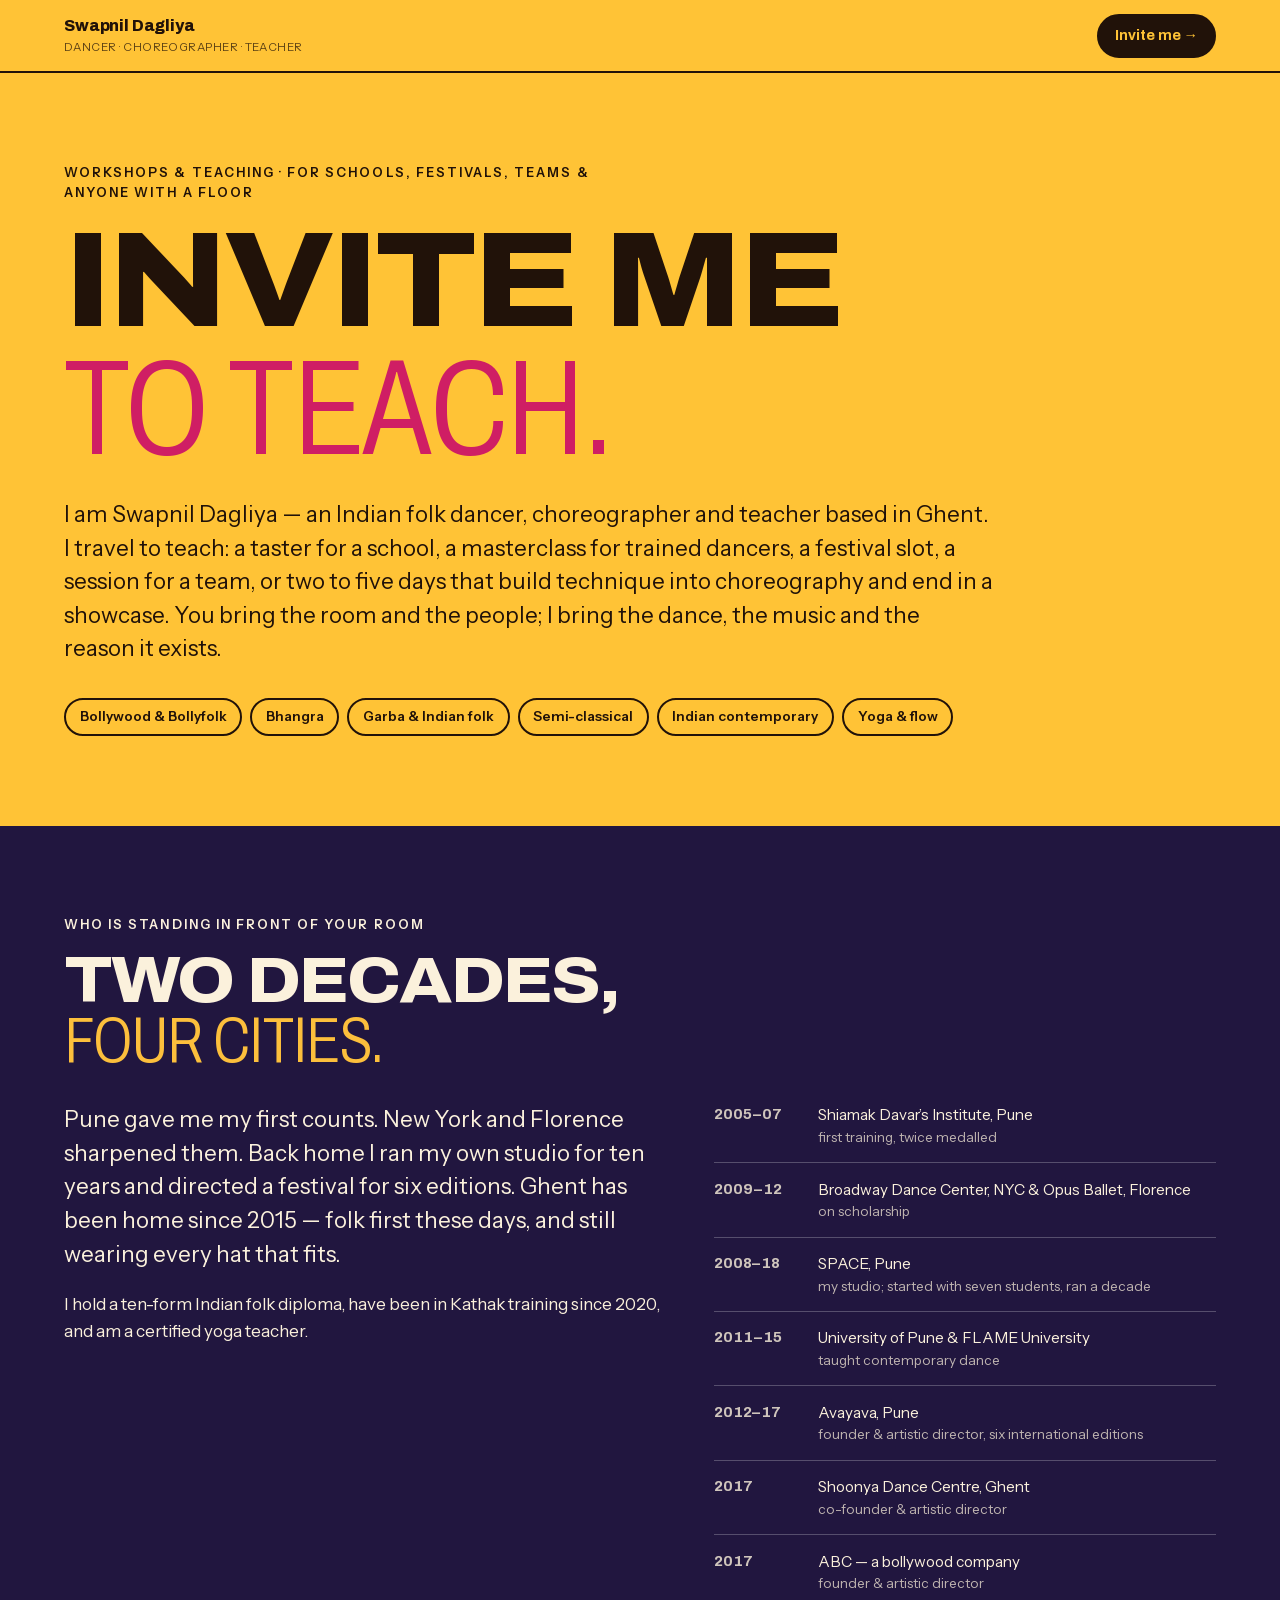
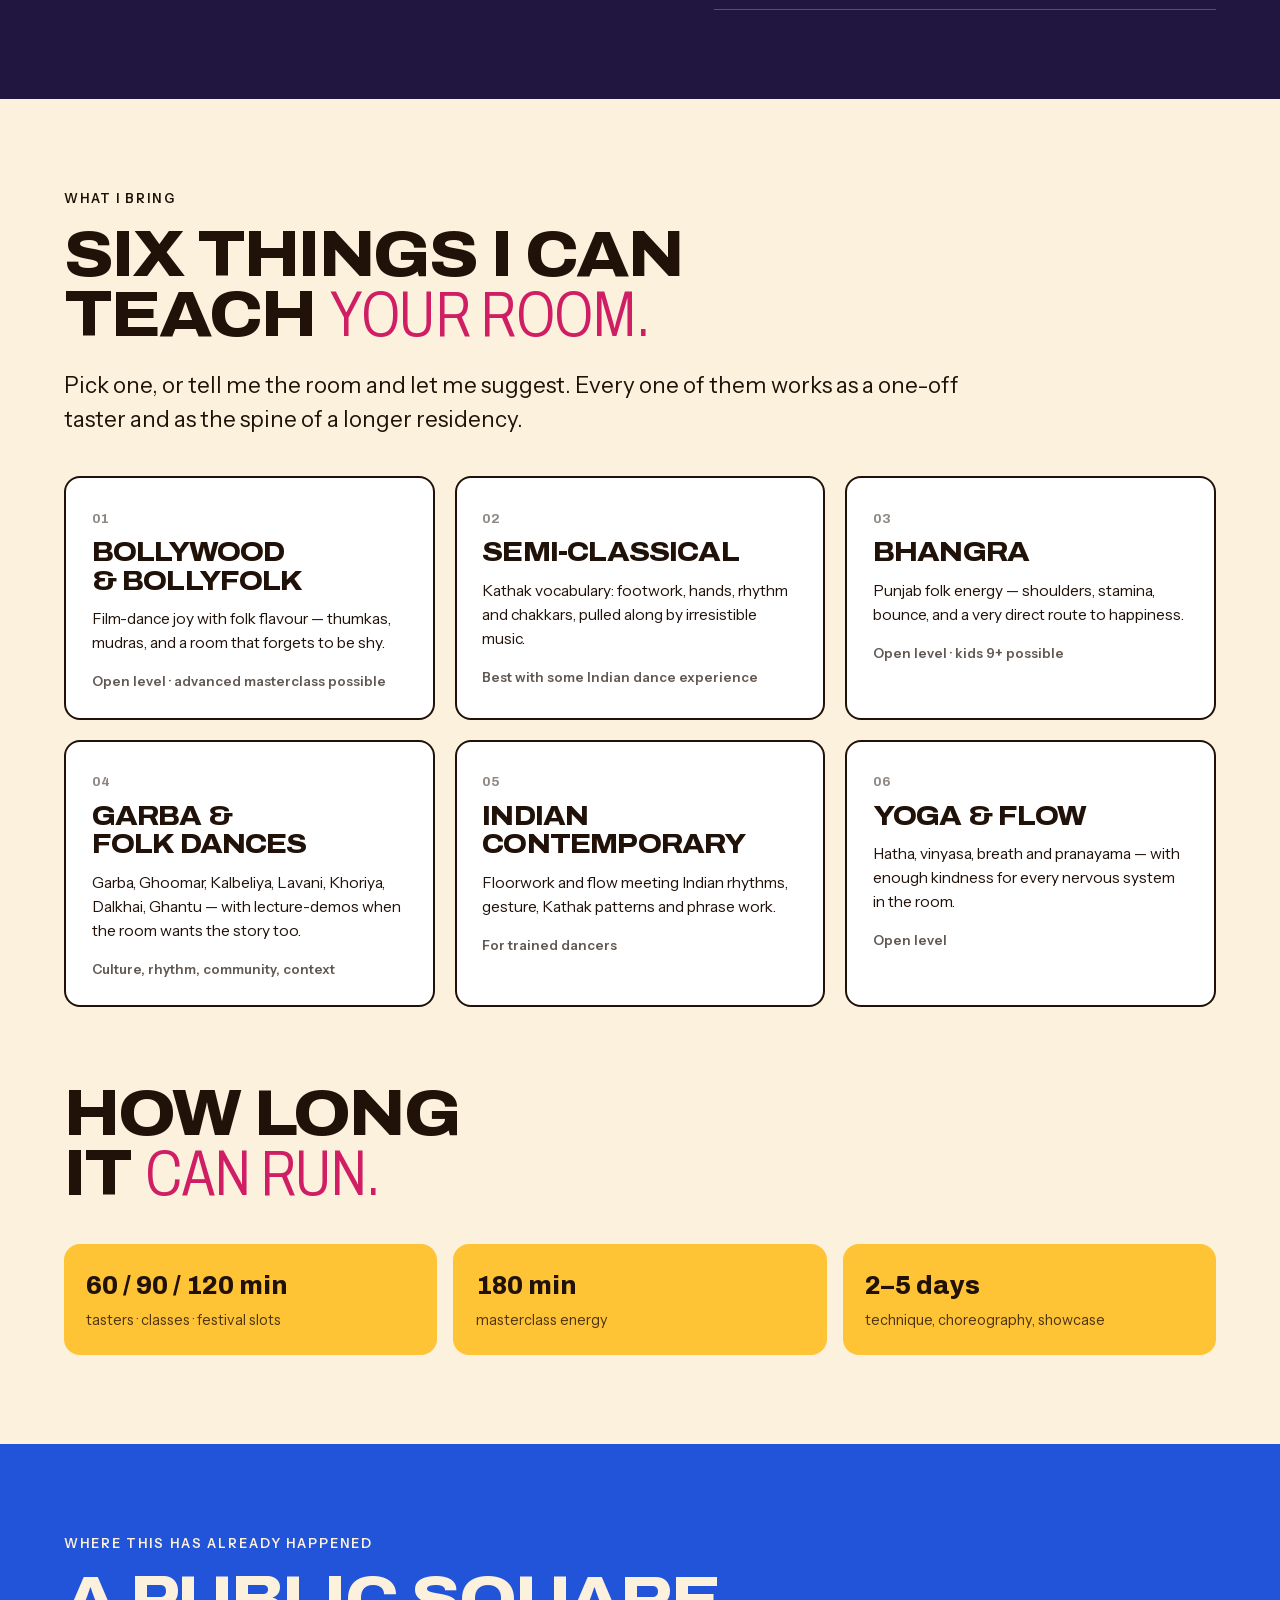
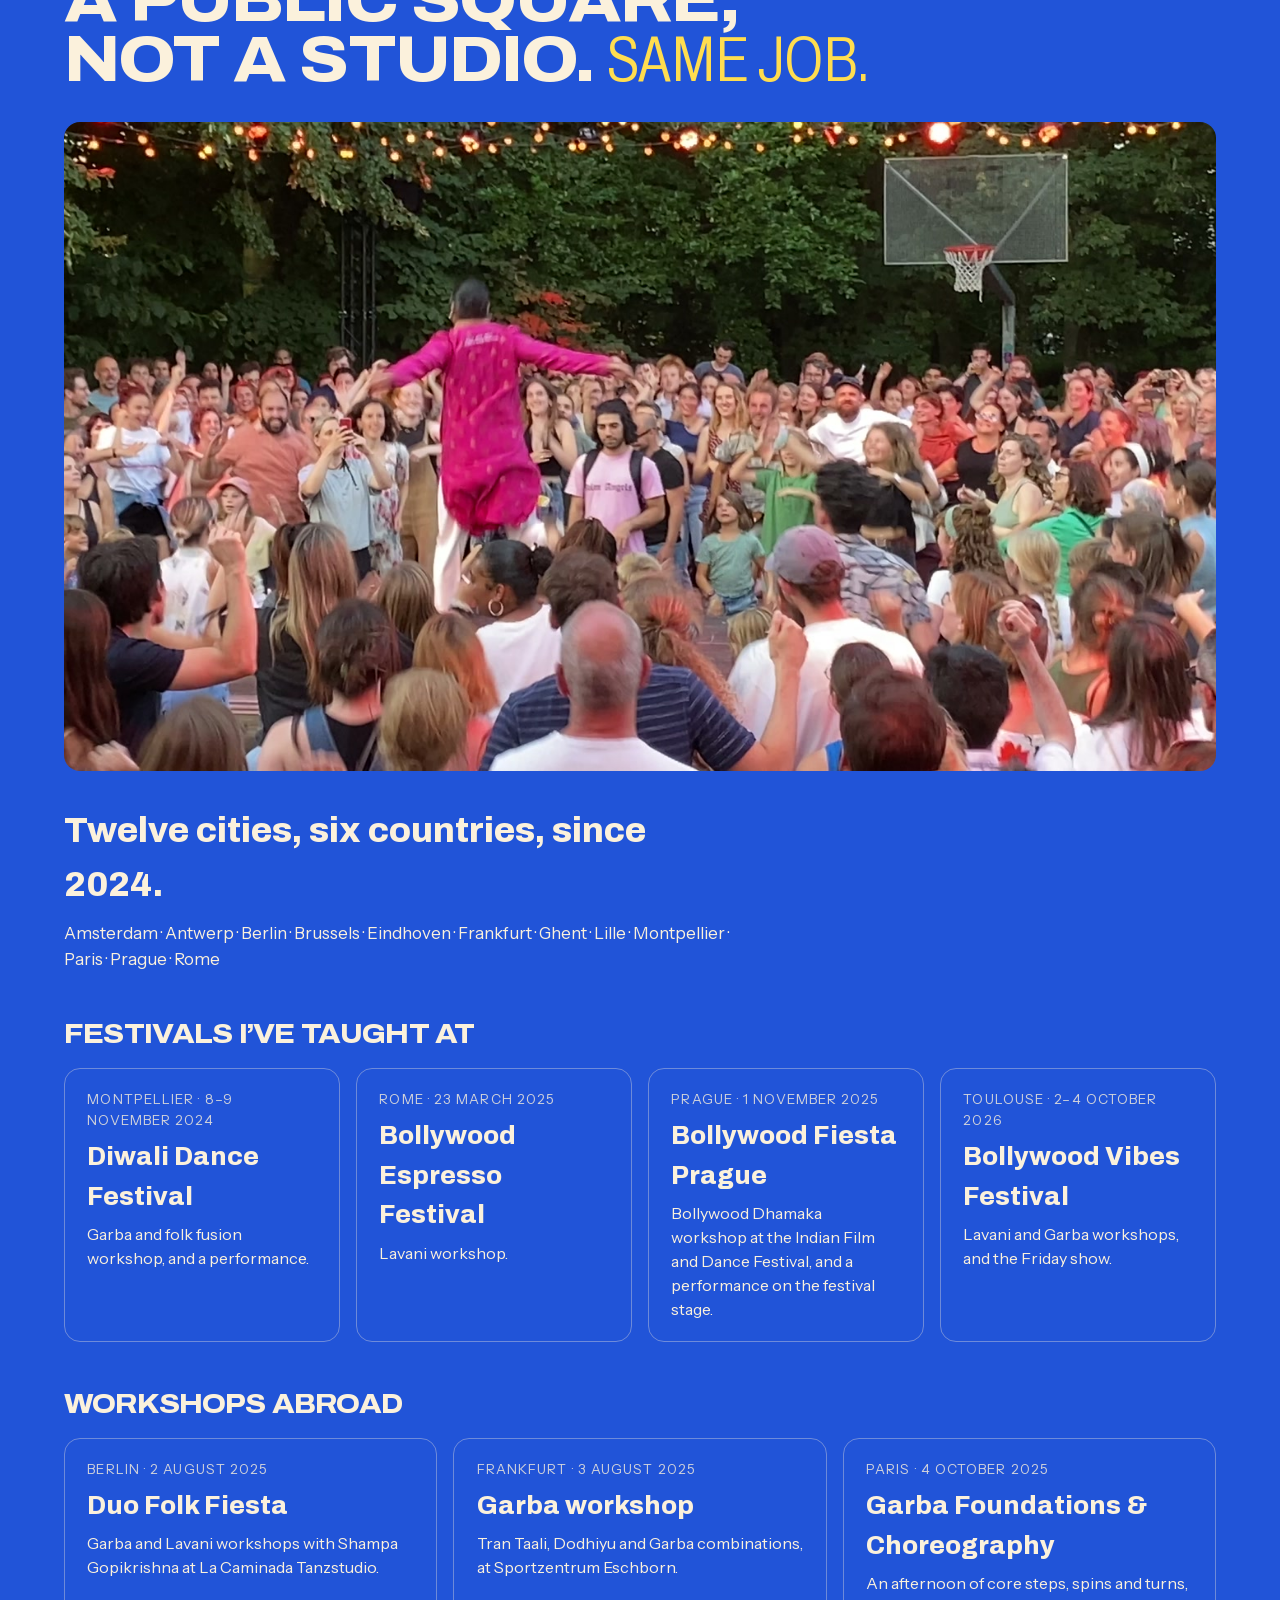
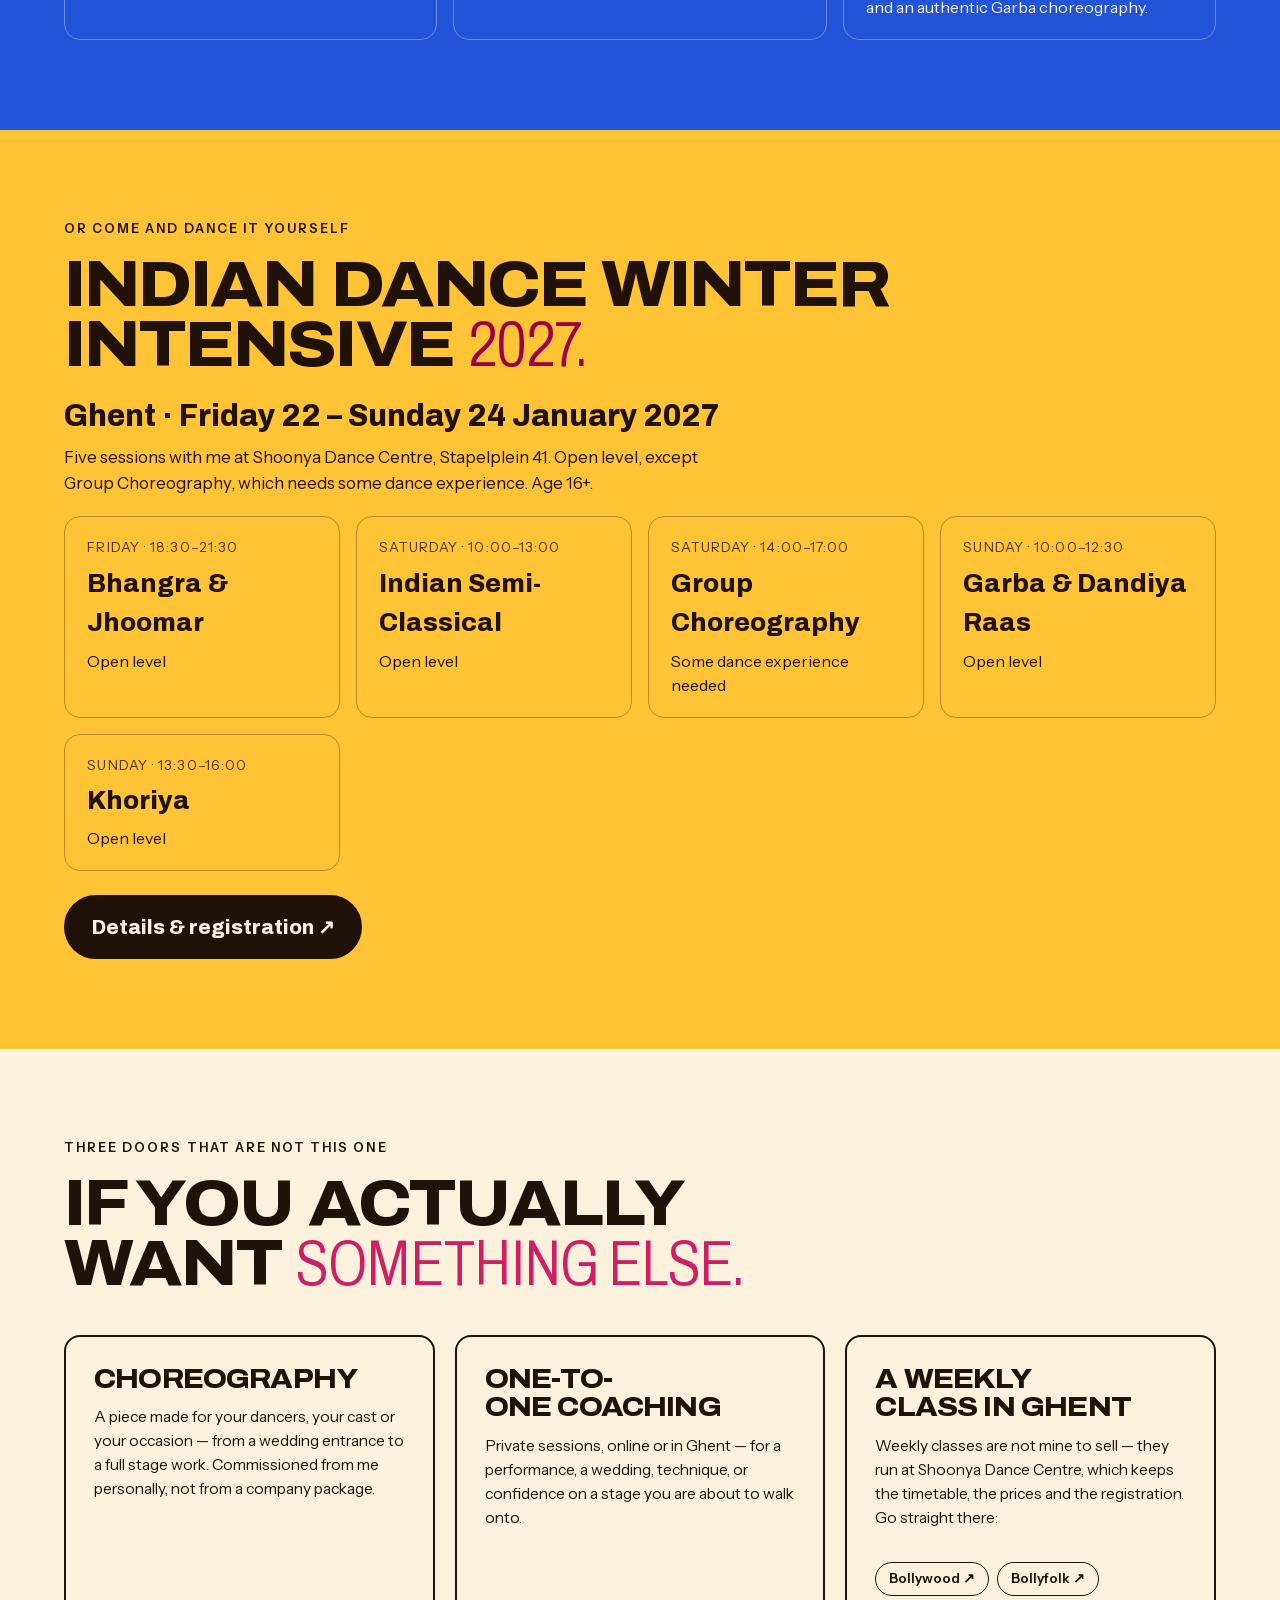
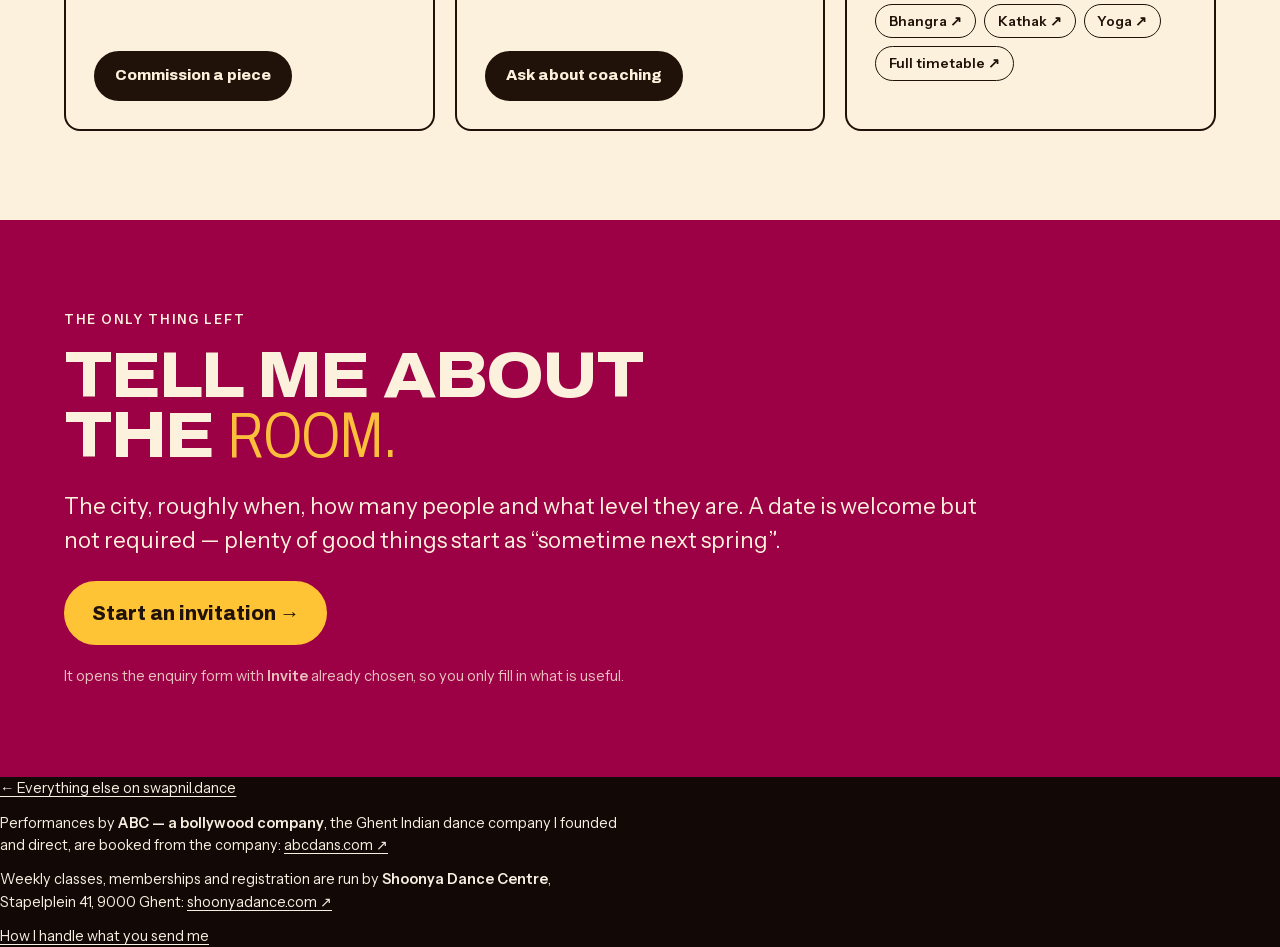
<file: workshops/index.html>
<!doctype html>
<html lang="en" class="no-js">
<head>
  <meta charset="utf-8">
  <meta name="viewport" content="width=device-width, initial-scale=1">
  <meta name="theme-color" content="#f0b429">
  <meta name="color-scheme" content="light dark">
  <meta name="description" content="Swapnil Dagliya teaches Indian dance and yoga workshops for schools, festivals, teams and studios — Bollywood, Bhangra, Garba and folk, semi-classical, Indian contemporary. Based in Ghent, working across Europe.">
  <meta property="og:type" content="profile">
  <meta property="og:title" content="Workshops &amp; teaching — Swapnil Dagliya">
  <meta property="og:description" content="Invite me to teach: Indian dance and yoga workshops for schools, festivals, teams and studios. Twelve cities, six countries.">
  <link rel="canonical" href="https://swapnil.dance/workshops/">
  <meta property="og:url" content="https://swapnil.dance/workshops/">
  <meta property="og:site_name" content="Swapnil Dagliya">
  <meta property="og:locale" content="en_GB">
  <meta property="og:image" content="https://swapnil.dance/assets/og-image.jpg">
  <meta property="og:image:width" content="1200">
  <meta property="og:image:height" content="630">
  <meta property="og:image:alt" content="Swapnil Dagliya teaching Indian dance to a large outdoor crowd">
  <meta name="twitter:card" content="summary_large_image">
  <meta name="twitter:title" content="Workshops &amp; teaching — Swapnil Dagliya">
  <meta name="twitter:description" content="Indian dance and yoga workshops for schools, festivals, teams and studios. Based in Ghent, working across Europe.">
  <meta name="twitter:image" content="https://swapnil.dance/assets/og-image.jpg">
  <meta name="author" content="Swapnil Dagliya">
  <title>Workshops &amp; teaching — Swapnil Dagliya</title>
  <link rel="icon" href="../favicon.ico" sizes="32x32">
  <link rel="icon" href="../favicon.svg" type="image/svg+xml">
  <link rel="apple-touch-icon" href="../apple-touch-icon.png">
  <link rel="stylesheet" href="../fonts.css">
  <link rel="stylesheet" href="../styles.css">
  <link rel="stylesheet" href="workshops.css?v=20261120">
  <script>document.documentElement.className = "js";</script>
</head>
<body class="wt" data-act="workshops">

  <a class="sr-only" href="#wt-main">Skip to content</a>

  <div class="wt-bar">
    <a class="wt-home" href="../">Swapnil Dagliya<small>Dancer · choreographer · teacher</small></a>
    <a class="wt-bar-cta" href="../?intent=Invite+you+to+teach#hello">Invite me →</a>
  </div>

  <main id="wt-main">

    <section class="wt-hero" aria-labelledby="wt-title">
      <p class="eyebrow" data-rise>Workshops &amp; teaching · for schools, festivals, teams &amp; anyone with a floor</p>
      <h1 id="wt-title" data-rise>Invite me <em>to teach.</em></h1>
      <p class="lead" data-rise>I am Swapnil Dagliya — an Indian folk dancer, choreographer and teacher based in Ghent. I travel to teach: a taster for a school, a masterclass for trained dancers, a festival slot, a session for a team, or two to five days that build technique into choreography and end in a showcase. You bring the room and the people; I bring the dance, the music and the reason it exists.</p>
      <ul class="wt-hero-meta" data-rise>
        <li>Bollywood &amp; Bollyfolk</li>
        <li>Bhangra</li>
        <li>Garba &amp; Indian folk</li>
        <li>Semi-classical</li>
        <li>Indian contemporary</li>
        <li>Yoga &amp; flow</li>
      </ul>
    </section>

    <section class="wt-who" aria-labelledby="wt-who-title">
      <p class="eyebrow" data-rise>Who is standing in front of your room</p>
      <h2 id="wt-who-title" data-rise>Two decades,<br><em>four cities.</em></h2>
      <div class="wt-who-grid" data-rise>
        <div>
          <p class="lead">Pune gave me my first counts. New York and Florence sharpened them. Back home I ran my own studio for ten years and directed a festival for six editions. Ghent has been home since 2015 — folk first these days, and still wearing every hat that fits.</p>
          <p style="margin-top:1.25rem">I hold a ten-form Indian folk diploma, have been in Kathak training since 2020, and am a certified yoga teacher.</p>
        </div>
        <ul class="wt-cred">
          <li><b>2005–07</b><span>Shiamak Davar’s Institute, Pune<i>first training, twice medalled</i></span></li>
          <li><b>2009–12</b><span>Broadway Dance Center, NYC &amp; Opus Ballet, Florence<i>on scholarship</i></span></li>
          <li><b>2008–18</b><span>SPACE, Pune<i>my studio; started with seven students, ran a decade</i></span></li>
          <li><b>2011–15</b><span>University of Pune &amp; FLAME University<i>taught contemporary dance</i></span></li>
          <li><b>2012–17</b><span>Avayava, Pune<i>founder &amp; artistic director, six international editions</i></span></li>
          <li><b>2017</b><span>Shoonya Dance Centre, Ghent<i>co-founder &amp; artistic director</i></span></li>
          <li><b>2017</b><span>ABC — a bollywood company<i>founder &amp; artistic director</i></span></li>
        </ul>
      </div>
    </section>

    <section class="wt-teach" aria-labelledby="wt-teach-title">
      <p class="eyebrow" data-rise>What I bring</p>
      <h2 id="wt-teach-title" data-rise>Six things I can<br>teach <em>your room.</em></h2>
      <p class="lead">Pick one, or tell me the room and let me suggest. Every one of them works as a one-off taster and as the spine of a longer residency.</p>

      <div class="wt-cards">
        <article class="wt-card" data-rise><span>01</span><h3>Bollywood &amp; Bollyfolk</h3><p>Film-dance joy with folk flavour — thumkas, mudras, and a room that forgets to be shy.</p><small>Open level · advanced masterclass possible</small></article>
        <article class="wt-card" data-rise><span>02</span><h3>Semi-classical</h3><p>Kathak vocabulary: footwork, hands, rhythm and chakkars, pulled along by irresistible music.</p><small>Best with some Indian dance experience</small></article>
        <article class="wt-card" data-rise><span>03</span><h3>Bhangra</h3><p>Punjab folk energy — shoulders, stamina, bounce, and a very direct route to happiness.</p><small>Open level · kids 9+ possible</small></article>
        <article class="wt-card" data-rise><span>04</span><h3>Garba &amp; folk dances</h3><p>Garba, Ghoomar, Kalbeliya, Lavani, Khoriya, Dalkhai, Ghantu — with lecture-demos when the room wants the story too.</p><small>Culture, rhythm, community, context</small></article>
        <article class="wt-card" data-rise><span>05</span><h3>Indian contemporary</h3><p>Floorwork and flow meeting Indian rhythms, gesture, Kathak patterns and phrase work.</p><small>For trained dancers</small></article>
        <article class="wt-card" data-rise><span>06</span><h3>Yoga &amp; flow</h3><p>Hatha, vinyasa, breath and pranayama — with enough kindness for every nervous system in the room.</p><small>Open level</small></article>
      </div>

      <h2 style="margin-top:clamp(3rem,6vw,5rem)">How long<br>it <em>can run.</em></h2>
      <div class="wt-formats">
        <div data-rise><b>60 / 90 / 120 min</b><span>tasters · classes · festival slots</span></div>
        <div data-rise><b>180 min</b><span>masterclass energy</span></div>
        <div data-rise><b>2–5 days</b><span>technique, choreography, showcase</span></div>
      </div>
    </section>

    <section class="wt-proof" aria-labelledby="wt-proof-title">
      <p class="eyebrow" data-rise>Where this has already happened</p>
      <h2 id="wt-proof-title" data-rise>A public square,<br>not a studio. <em>Same job.</em></h2>
      <figure data-rise>
        <img src="../assets/media/garba-crowd-lead.jpg" alt="Swapnil raised above a large outdoor crowd, arms wide, hundreds of people dancing with him" width="1400" height="788" loading="lazy" decoding="async">
      </figure>
      <p class="wt-cities" data-rise>
        <b>Twelve cities, six countries, since 2024.</b>
        Amsterdam · Antwerp · Berlin · Brussels · Eindhoven · Frankfurt · Ghent · Lille · Montpellier · Paris · Prague · Rome
      </p>
      <h3 class="wt-fest-title" data-rise>Festivals I’ve taught at</h3>
      <ul class="wt-examples" data-rise>
        <li><small>Montpellier · 8–9 November 2024</small><strong>Diwali Dance Festival</strong><span>Garba and folk fusion workshop, and a performance.</span></li>
        <li><small>Rome · 23 March 2025</small><strong>Bollywood Espresso Festival</strong><span>Lavani workshop.</span></li>
        <li><small>Prague · 1 November 2025</small><strong>Bollywood Fiesta Prague</strong><span>Bollywood Dhamaka workshop at the Indian Film and Dance Festival, and a performance on the festival stage.</span></li>
        <li><small>Toulouse · 2–4 October 2026</small><strong>Bollywood Vibes Festival</strong><span>Lavani and Garba workshops, and the Friday show.</span></li>
      </ul>
      <h3 class="wt-fest-title" data-rise>Workshops abroad</h3>
      <ul class="wt-examples" data-rise>
        <li><small>Berlin · 2 August 2025</small><strong>Duo Folk Fiesta</strong><span>Garba and Lavani workshops with Shampa Gopikrishna at La Caminada Tanzstudio.</span></li>
        <li><small>Frankfurt · 3 August 2025</small><strong>Garba workshop</strong><span>Tran Taali, Dodhiyu and Garba combinations, at Sportzentrum Eschborn.</span></li>
        <li><small>Paris · 4 October 2025</small><strong>Garba Foundations &amp; Choreography</strong><span>An afternoon of core steps, spins and turns, and an authentic Garba choreography.</span></li>
      </ul>
    </section>

    <section class="wt-next" aria-labelledby="wt-next-title">
      <p class="eyebrow" data-rise>Or come and dance it yourself</p>
      <h2 id="wt-next-title" data-rise>Indian Dance Winter<br>Intensive <em>2027.</em></h2>
      <p class="wt-next-when" data-rise><b>Ghent · Friday 22 – Sunday 24 January 2027</b>Five sessions with me at Shoonya Dance Centre, Stapelplein 41. Open level, except Group Choreography, which needs some dance experience. Age 16+.</p>
      <ul class="wt-examples" data-rise>
        <li><small>Friday · 18:30–21:30</small><strong>Bhangra &amp; Jhoomar</strong><span>Open level</span></li>
        <li><small>Saturday · 10:00–13:00</small><strong>Indian Semi-Classical</strong><span>Open level</span></li>
        <li><small>Saturday · 14:00–17:00</small><strong>Group Choreography</strong><span>Some dance experience needed</span></li>
        <li><small>Sunday · 10:00–12:30</small><strong>Garba &amp; Dandiya Raas</strong><span>Open level</span></li>
        <li><small>Sunday · 13:30–16:00</small><strong>Khoriya</strong><span>Open level</span></li>
      </ul>
      <a class="wt-btn" href="https://workshops.shoonyadance.com/indian-dance-winter-intensive-2027/" target="_blank" rel="noopener noreferrer" data-rise>Details &amp; registration ↗</a>
    </section>

    <section class="wt-routes" aria-labelledby="wt-routes-title">
      <p class="eyebrow" data-rise>Three doors that are not this one</p>
      <h2 id="wt-routes-title" data-rise>If you actually<br>want <em>something else.</em></h2>

      <div class="wt-route-grid">

        <article class="wt-route" data-rise>
          <h3>Choreography</h3>
          <p>A piece made for your dancers, your cast or your occasion — from a wedding entrance to a full stage work. Commissioned from me personally, not from a company package.</p>
          <a class="wt-btn" href="../?intent=Commission+choreography#hello">Commission a piece</a>
        </article>

        <article class="wt-route" data-rise>
          <h3>One-to-one coaching</h3>
          <p>Private sessions, online or in Ghent — for a performance, a wedding, technique, or confidence on a stage you are about to walk onto.</p>
          <a class="wt-btn" href="../?intent=Coach+me+one+to+one#hello">Ask about coaching</a>
        </article>

        <article class="wt-route" data-rise>
          <h3>A weekly class in Ghent</h3>
          <p>Weekly classes are not mine to sell — they run at Shoonya Dance Centre, which keeps the timetable, the prices and the registration. Go straight there:</p>
          <ul class="wt-class-links">
            <li><a href="https://www.shoonyadance.com/bollywood-danslessen-in-gent" target="_blank" rel="noopener noreferrer">Bollywood ↗</a></li>
            <li><a href="https://www.shoonyadance.com/bollyfolk-danslessen-in-gent" target="_blank" rel="noopener noreferrer">Bollyfolk ↗</a></li>
            <li><a href="https://www.shoonyadance.com/bhangra-danslessen-in-gent" target="_blank" rel="noopener noreferrer">Bhangra ↗</a></li>
            <li><a href="https://www.shoonyadance.com/kathak-danslessen-in-gent" target="_blank" rel="noopener noreferrer">Kathak ↗</a></li>
            <li><a href="https://www.shoonyadance.com/yoga-lessen-in-gent" target="_blank" rel="noopener noreferrer">Yoga ↗</a></li>
            <li><a href="https://schedule.shoonyadance.com" target="_blank" rel="noopener noreferrer">Full timetable ↗</a></li>
          </ul>
        </article>

      </div>
    </section>

    <section class="wt-ask" aria-labelledby="wt-ask-title">
      <p class="eyebrow" data-rise>The only thing left</p>
      <h2 id="wt-ask-title" data-rise>Tell me about<br>the <em>room.</em></h2>
      <p class="lead">The city, roughly when, how many people and what level they are. A date is welcome but not required — plenty of good things start as “sometime next spring”.</p>
      <a class="wt-btn" href="../?intent=Invite+you+to+teach#hello">Start an invitation →</a>
      <p class="wt-ask-note">It opens the enquiry form with <strong>Invite</strong> already chosen, so you only fill in what is useful.</p>
    </section>

  </main>

  <footer class="wt-foot">
    <p><a href="../">← Everything else on swapnil.dance</a></p>
    <p>Performances by <strong>ABC — a bollywood company</strong>, the Ghent Indian dance company I founded and direct, are booked from the company: <a href="https://abcdans.com/" target="_blank" rel="noopener noreferrer">abcdans.com ↗</a></p>
    <p>Weekly classes, memberships and registration are run by <strong>Shoonya Dance Centre</strong>, Stapelplein 41, 9000 Ghent: <a href="https://www.shoonyadance.com" target="_blank" rel="noopener noreferrer">shoonyadance.com ↗</a></p>
    <p><a href="../privacy.html">How I handle what you send me</a></p>
  </footer>

  <script src="workshops.js" defer></script>
  <script src="https://links.shoonyadance.com/announce-bar.js" data-brand="swapnil" defer></script>
</body>
</html>
</file>
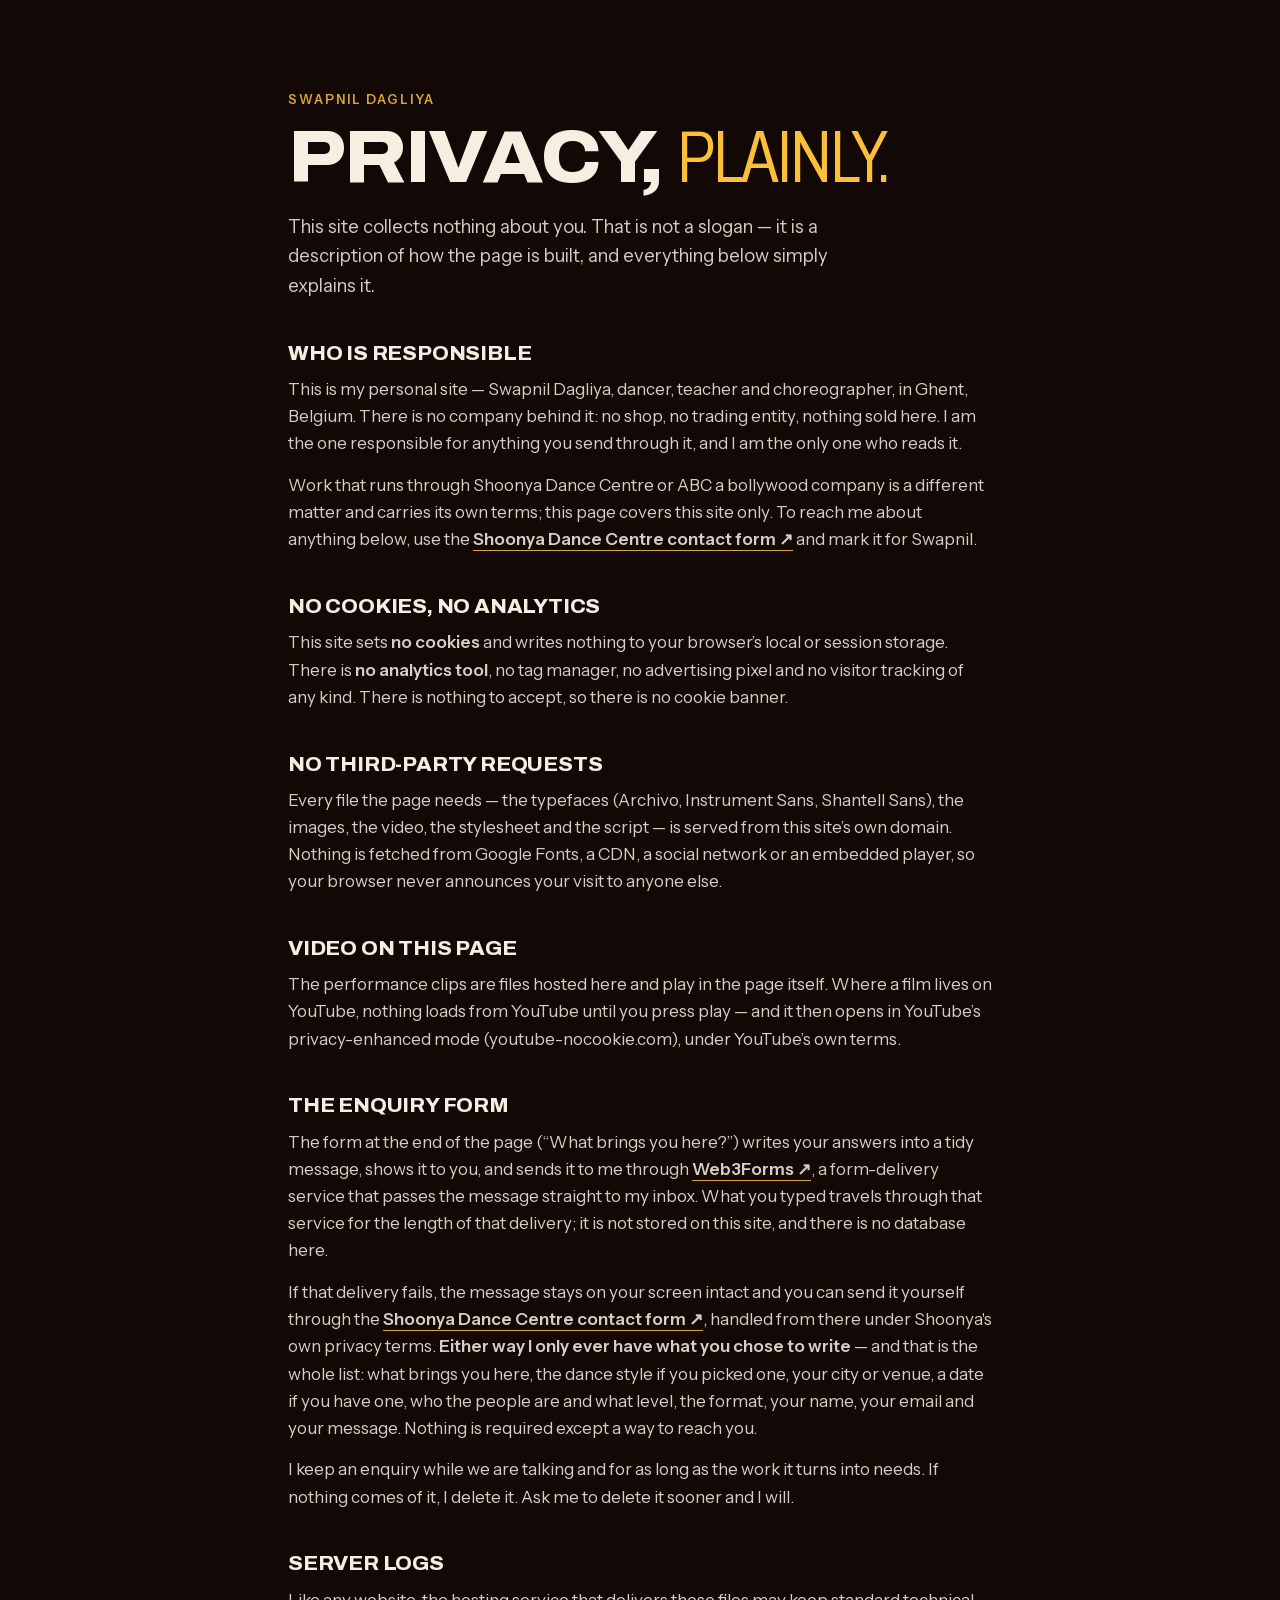
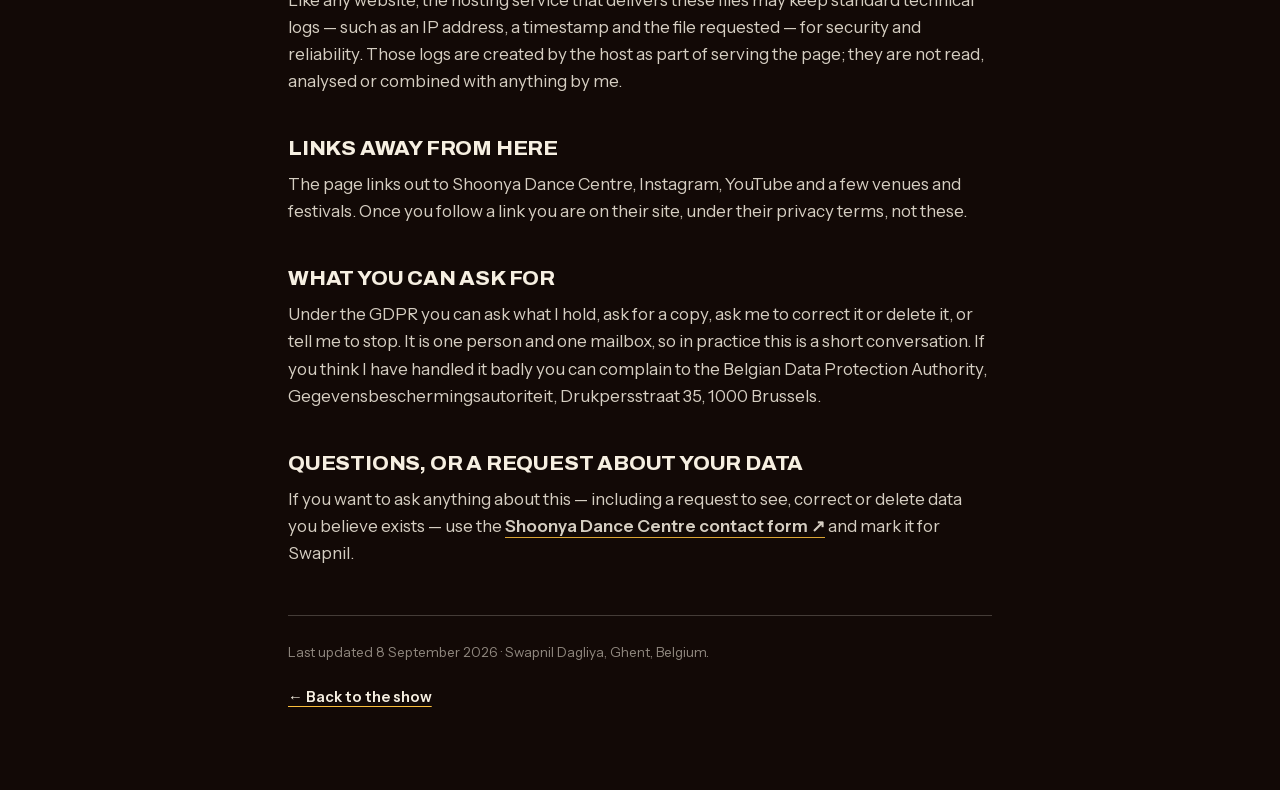
<file: privacy.html>
<!doctype html>
<html lang="en">
<head>
  <meta charset="utf-8">
  <meta name="viewport" content="width=device-width, initial-scale=1">
  <meta name="theme-color" content="#16100d">
  <meta name="color-scheme" content="dark">
  <meta name="description" content="Privacy on swapnil.dance: no cookies, no analytics and no third-party requests. The only thing collected is what you type into the enquiry form.">
  <title>Privacy — Swapnil Dagliya</title>
  <link rel="canonical" href="https://swapnil.dance/privacy.html">
  <link rel="icon" href="favicon.ico" sizes="32x32">
  <link rel="icon" href="favicon.svg" type="image/svg+xml">
  <link rel="apple-touch-icon" href="apple-touch-icon.png">
  <link rel="stylesheet" href="fonts.css?v=20260817a">
  <style>
    :root {
      --ink: oklch(0.19 0.02 50);
      --ink-deep: oklch(0.15 0.018 45);
      --cream: oklch(0.955 0.02 85);
      --marigold: oklch(0.84 0.155 82);
      --ease-out: cubic-bezier(0.23, 1, 0.32, 1);
      --page: clamp(1.25rem, 4.5vw, 5rem);
    }
    *, *::before, *::after { box-sizing: border-box; }
    html { -webkit-text-size-adjust: 100%; background: var(--ink-deep); }
    body {
      margin: 0; min-width: 320px; overflow-x: clip;
      padding: clamp(3rem, 10vh, 6rem) var(--page) clamp(3rem, 9vh, 5rem);
      background: var(--ink-deep); color: var(--cream);
      font-family: "Instrument Sans", "Avenir Next", sans-serif;
      font-size: 1.0625rem; line-height: 1.6;
      -webkit-font-smoothing: antialiased;
    }
    .wrap { max-width: 44rem; margin-inline: auto; }

    .eyebrow {
      margin: 0 0 0.9rem;
      font-size: 0.8rem; font-weight: 600; letter-spacing: 0.16em; text-transform: uppercase;
      color: var(--marigold);
    }
    h1 {
      margin: 0 0 1.4rem;
      font-family: "Archivo", "Avenir Next Condensed", "Arial Narrow", sans-serif;
      font-weight: 810; font-stretch: 112%;
      font-size: clamp(2.4rem, 7.5vw, 4.6rem); line-height: 0.88;
      letter-spacing: -0.03em; text-transform: uppercase; text-wrap: balance;
    }
    h1 em { font-style: normal; font-weight: 320; font-stretch: 76%; color: var(--marigold); }
    .lede { margin: 0 0 2.6rem; font-size: 1.15rem; opacity: 0.85; max-width: 34rem; }

    h2 {
      margin: 2.6rem 0 0.7rem;
      font-family: "Archivo", "Avenir Next Condensed", "Arial Narrow", sans-serif;
      font-weight: 790; font-stretch: 106%;
      font-size: 1.25rem; line-height: 1.15;
      letter-spacing: -0.01em; text-transform: uppercase;
    }
    p { margin: 0 0 0.9rem; opacity: 0.86; }
    ul { margin: 0 0 0.9rem; padding-left: 1.2rem; opacity: 0.86; }
    li { margin-bottom: 0.4rem; }
    strong { font-weight: 600; opacity: 1; }

    a { color: var(--cream); font-weight: 600;
        text-decoration: underline; text-underline-offset: 0.3em; text-decoration-color: var(--marigold);
        transition: color 180ms ease; }
    a:hover { color: var(--marigold); }
    a:focus-visible { outline: 3px solid var(--marigold); outline-offset: 3px; border-radius: 2px; }

    .rule { margin: 3rem 0 1.6rem; border: 0; border-top: 1.5px solid color-mix(in oklch, var(--cream), transparent 78%); }
    .meta { font-size: 0.85rem; opacity: 0.55; margin: 0; }
    .back { display: inline-block; margin-top: 1.4rem; font-size: 0.92rem; }
  </style>
</head>
<body>
  <div class="wrap">
    <p class="eyebrow">Swapnil Dagliya</p>
    <h1>Privacy, <em>plainly.</em></h1>
    <p class="lede">This site collects nothing about you. That is not a slogan — it is a description of how the page is built, and everything below simply explains it.</p>

    <h2>Who is responsible</h2>
    <p>This is my personal site — Swapnil Dagliya, dancer, teacher and choreographer, in Ghent, Belgium. There is no company behind it: no shop, no trading entity, nothing sold here. I am the one responsible for anything you send through it, and I am the only one who reads it.</p>
    <p>Work that runs through Shoonya Dance Centre or ABC a bollywood company is a different matter and carries its own terms; this page covers this site only. To reach me about anything below, use the <a href="https://www.shoonyadance.com/contact" target="_blank" rel="noopener noreferrer">Shoonya Dance Centre contact form ↗</a> and mark it for Swapnil.</p>

    <h2>No cookies, no analytics</h2>
    <p>This site sets <strong>no cookies</strong> and writes nothing to your browser’s local or session storage. There is <strong>no analytics tool</strong>, no tag manager, no advertising pixel and no visitor tracking of any kind. There is nothing to accept, so there is no cookie banner.</p>

    <!-- ANALYTICS SWAP — when a token is set in analytics.js, this section MUST become the
         two paragraphs below (and the meta description at the top of this file must change
         from "no analytics, no third-party requests" to "cookieless visit counting").
         The page may not claim there is no analytics while the beacon is live.

    <h2>No cookies</h2>
    <p>This site sets <strong>no cookies</strong> and writes nothing to your browser’s local or session storage. There is no tag manager, no advertising pixel, and nothing that follows you to another website. There is nothing to accept, so there is no cookie banner.</p>
    <p>Visits are counted, using <strong>Cloudflare Web Analytics</strong>: it records which page was opened, roughly where in the world and on what kind of device. It does this without cookies and without building a fingerprint, so the count can never be traced back to you or joined up across sites. That is the whole of it.</p>
    -->

    <h2>No third-party requests</h2>
    <p>Every file the page needs — the typefaces (Archivo, Instrument Sans, Shantell Sans), the images, the video, the stylesheet and the script — is served from this site’s own domain. Nothing is fetched from Google Fonts, a CDN, a social network or an embedded player, so your browser never announces your visit to anyone else.</p>
    <!-- ANALYTICS SWAP — with the beacon live, this section's claim narrows to:
         "…is served from this site's own domain. The only exception is the visit counter
         described above, which loads its small script from Cloudflare." -->

    <h2>Video on this page</h2>
    <p>The performance clips are files hosted here and play in the page itself. Where a film lives on YouTube, nothing loads from YouTube until you press play — and it then opens in YouTube’s privacy-enhanced mode (youtube-nocookie.com), under YouTube’s own terms.</p>

    <h2>The enquiry form</h2>
    <p>The form at the end of the page (“What brings you here?”) writes your answers into a tidy message, shows it to you, and sends it to me through <a href="https://web3forms.com/" target="_blank" rel="noopener noreferrer">Web3Forms ↗</a>, a form-delivery service that passes the message straight to my inbox. What you typed travels through that service for the length of that delivery; it is not stored on this site, and there is no database here.</p>
    <p>If that delivery fails, the message stays on your screen intact and you can send it yourself through the <a href="https://www.shoonyadance.com/contact" target="_blank" rel="noopener noreferrer">Shoonya Dance Centre contact form ↗</a>, handled from there under Shoonya's own privacy terms. <strong>Either way I only ever have what you chose to write</strong> — and that is the whole list: what brings you here, the dance style if you picked one, your city or venue, a date if you have one, who the people are and what level, the format, your name, your email and your message. Nothing is required except a way to reach you.</p>
    <p>I keep an enquiry while we are talking and for as long as the work it turns into needs. If nothing comes of it, I delete it. Ask me to delete it sooner and I will.</p>

    <h2>Server logs</h2>
    <p>Like any website, the hosting service that delivers these files may keep standard technical logs — such as an IP address, a timestamp and the file requested — for security and reliability. Those logs are created by the host as part of serving the page; they are not read, analysed or combined with anything by me.</p>

    <h2>Links away from here</h2>
    <p>The page links out to Shoonya Dance Centre, Instagram, YouTube and a few venues and festivals. Once you follow a link you are on their site, under their privacy terms, not these.</p>

    <h2>What you can ask for</h2>
    <p>Under the GDPR you can ask what I hold, ask for a copy, ask me to correct it or delete it, or tell me to stop. It is one person and one mailbox, so in practice this is a short conversation. If you think I have handled it badly you can complain to the Belgian Data Protection Authority, Gegevensbeschermingsautoriteit, Drukpersstraat 35, 1000 Brussels.</p>

    <h2>Questions, or a request about your data</h2>
    <p>If you want to ask anything about this — including a request to see, correct or delete data you believe exists — use the <a href="https://www.shoonyadance.com/contact" target="_blank" rel="noopener noreferrer">Shoonya Dance Centre contact form ↗</a> and mark it for Swapnil.</p>

    <hr class="rule">
    <p class="meta">Last updated 8 September 2026 · Swapnil Dagliya, Ghent, Belgium.</p>
    <a class="back" href="index.html">← Back to the show</a>
  </div>

</body>
</html>
</file>
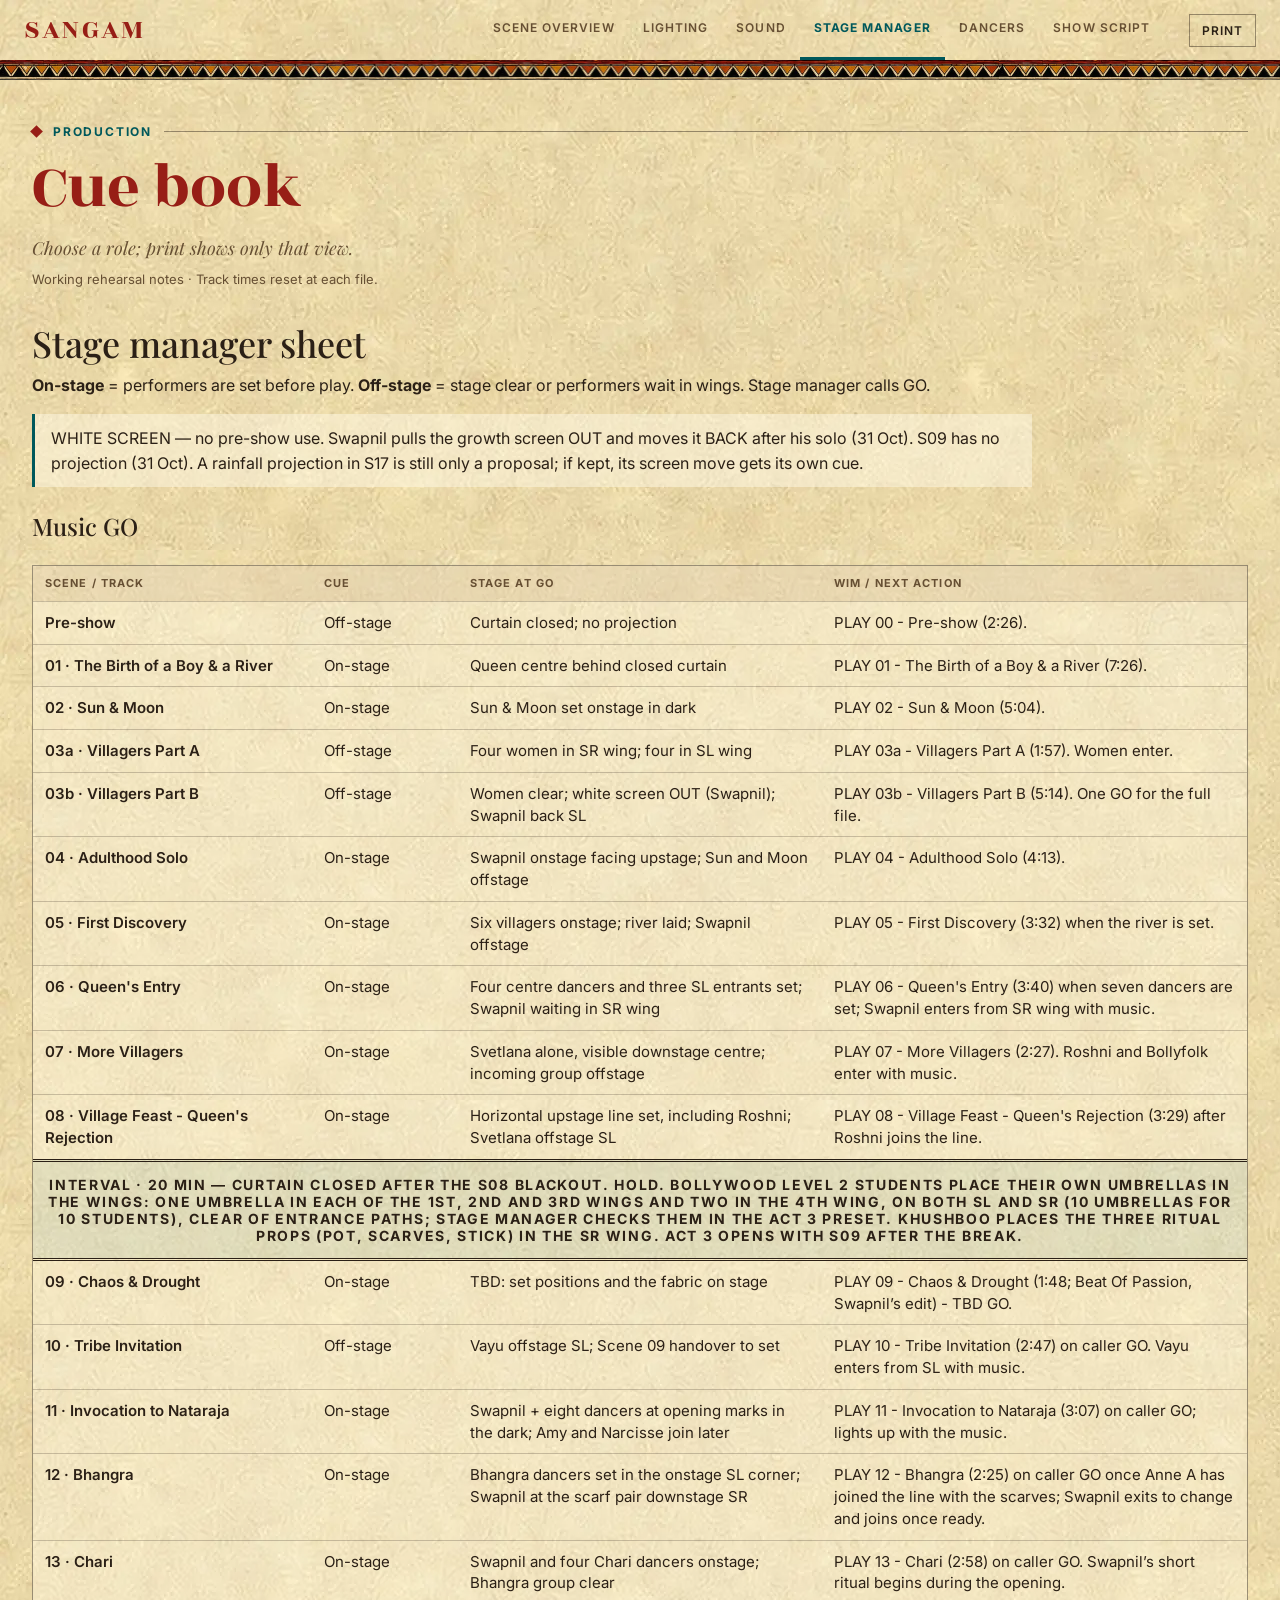
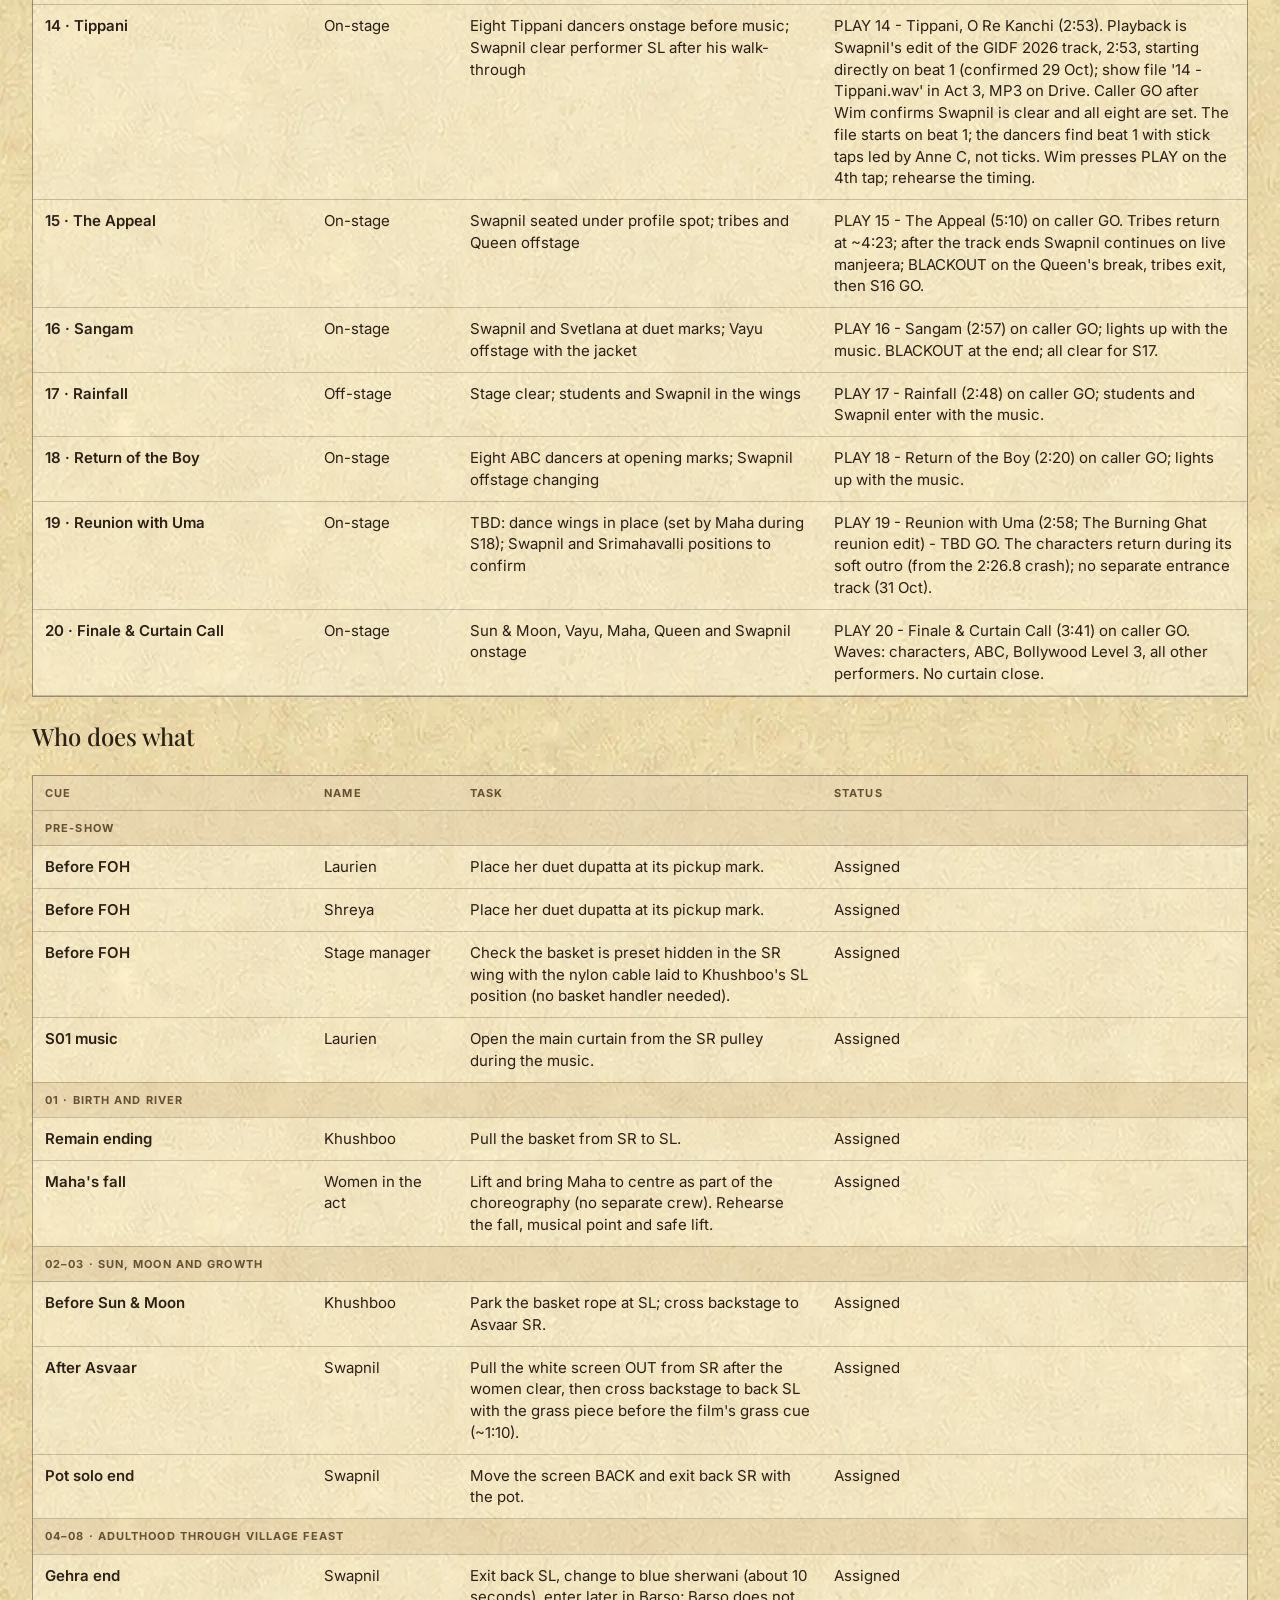
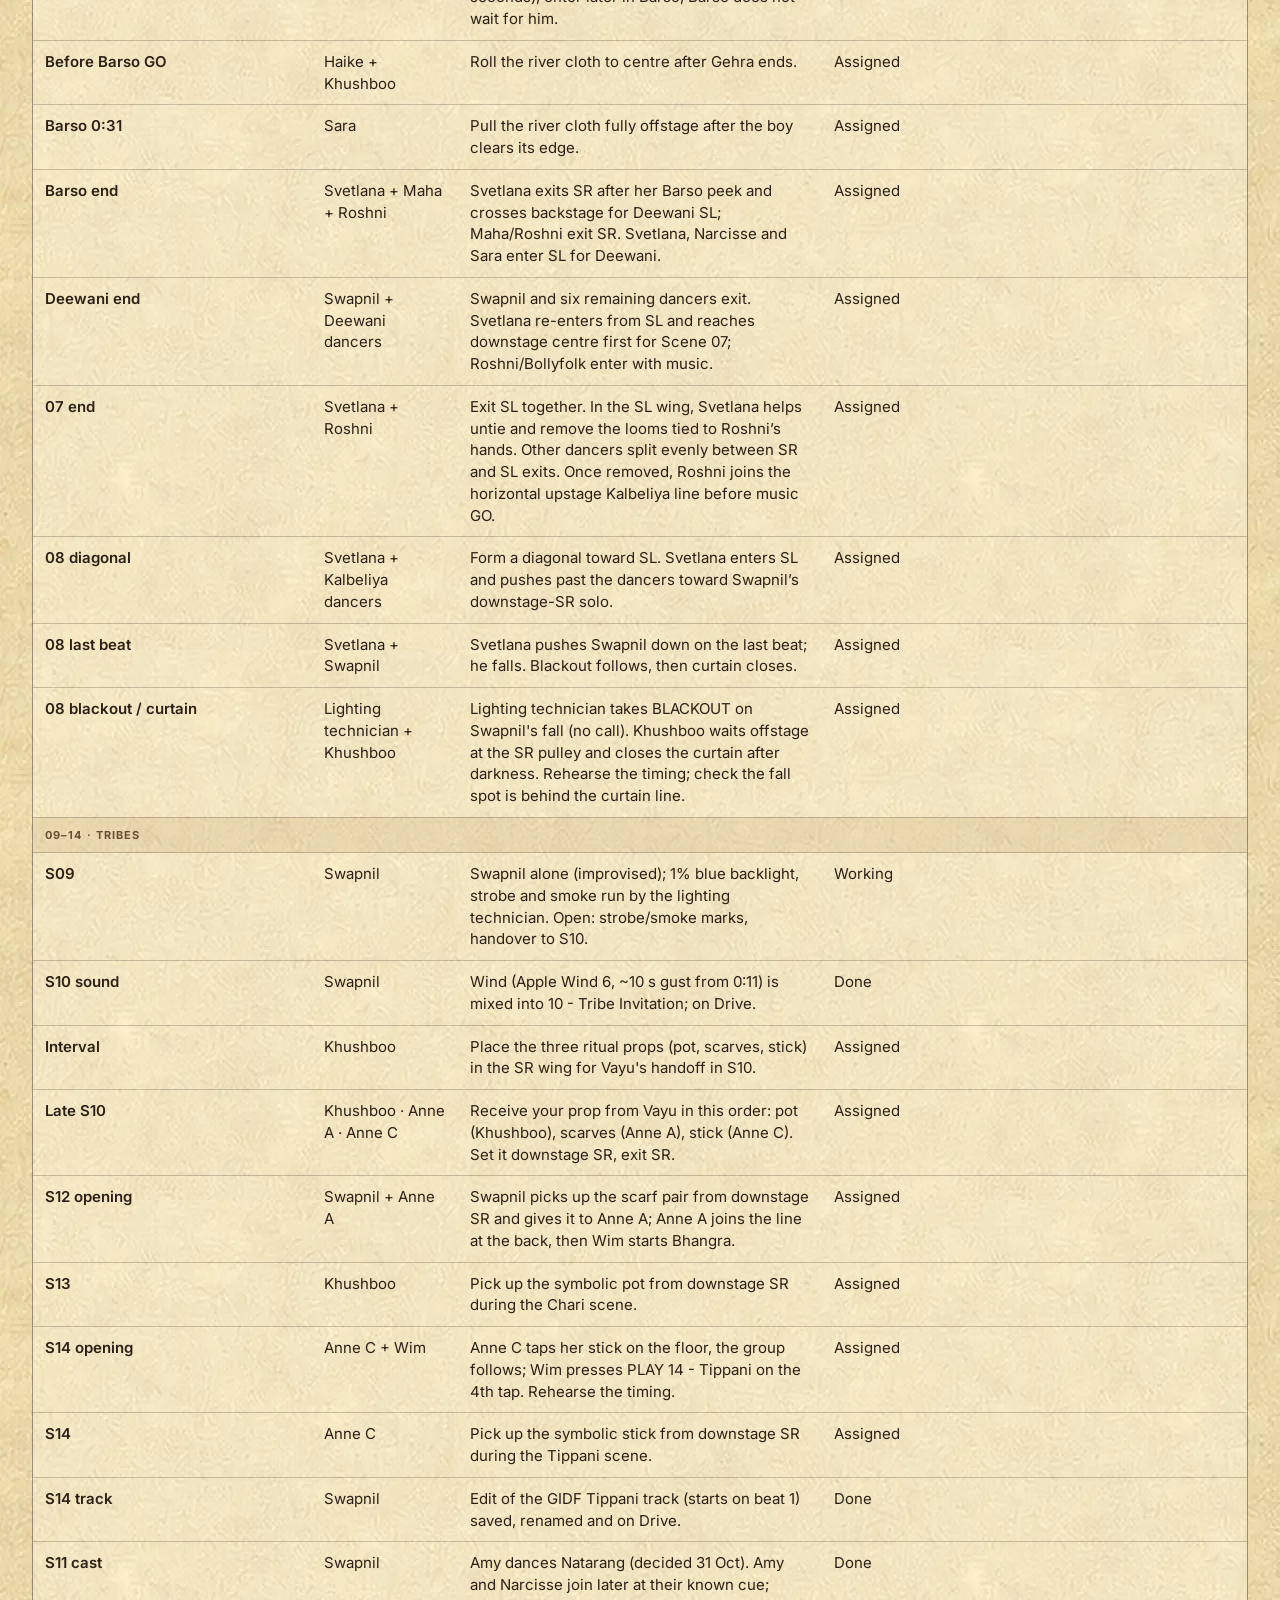
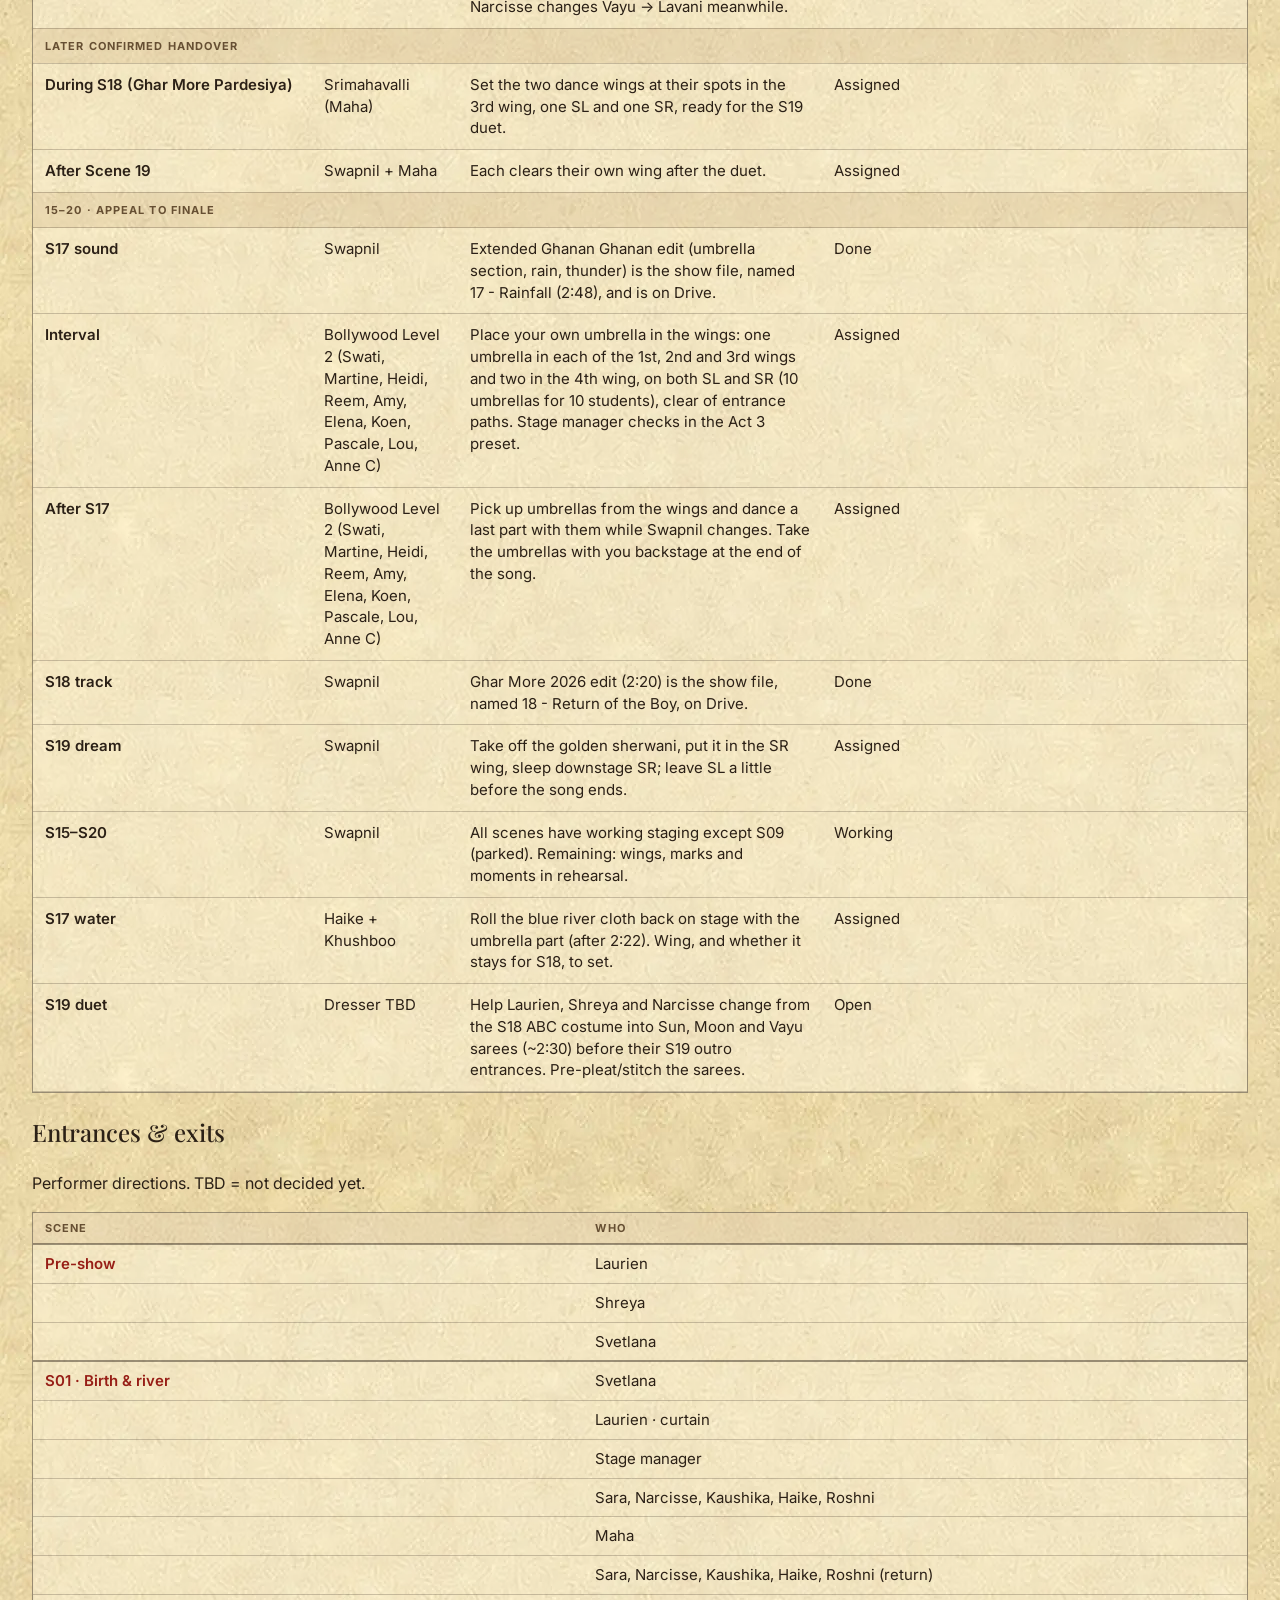
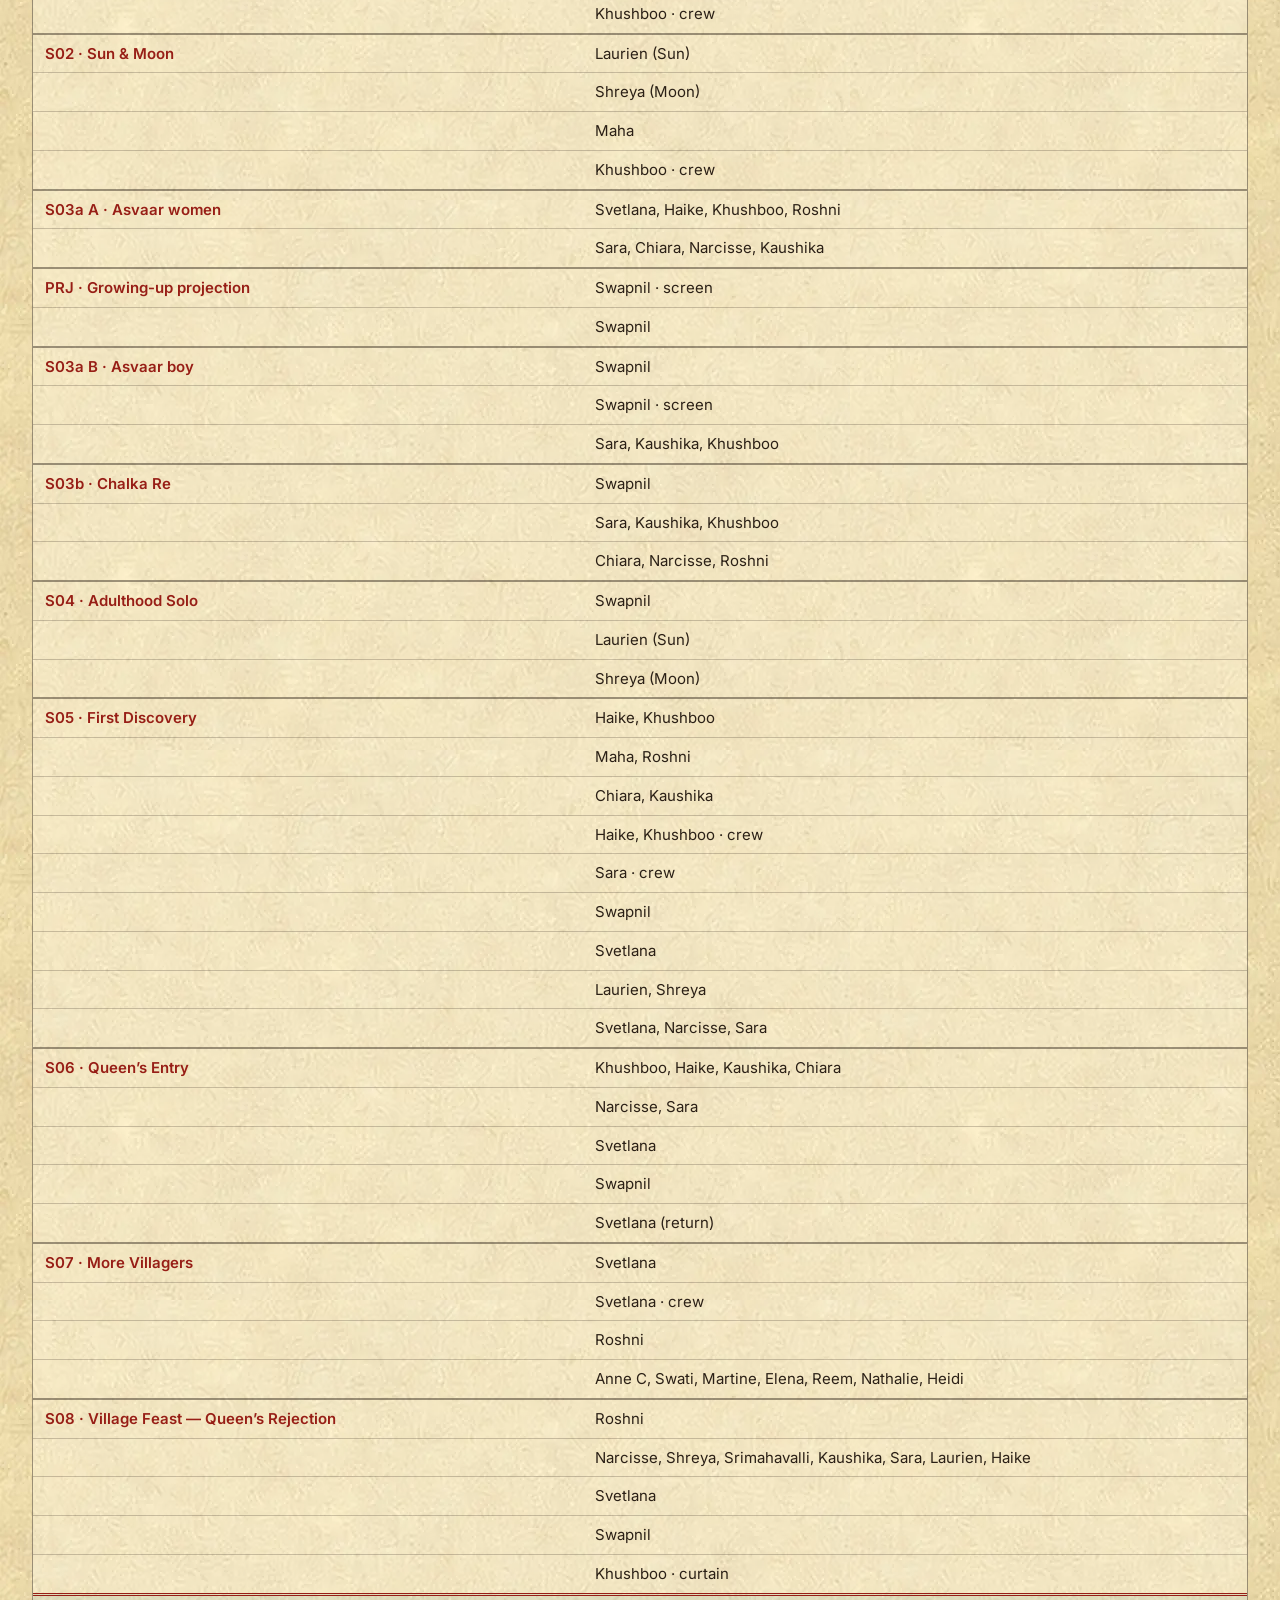
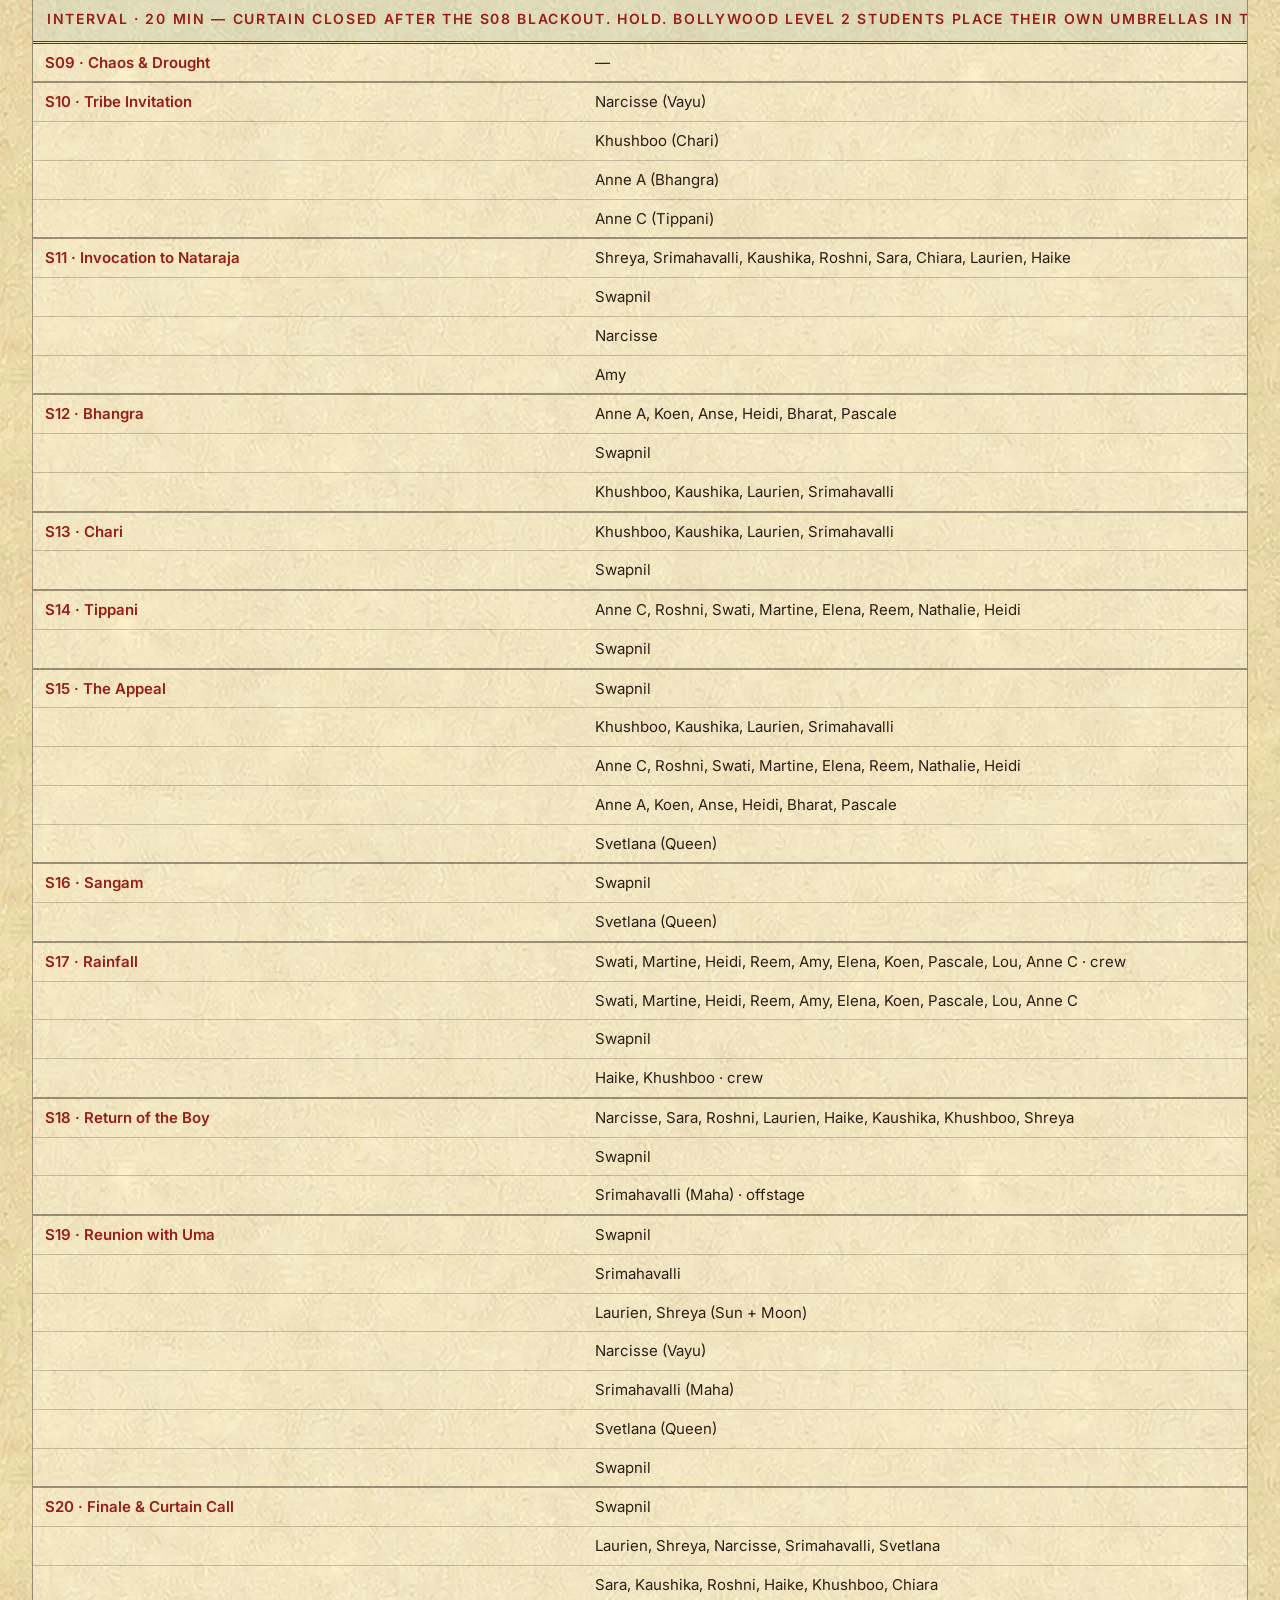
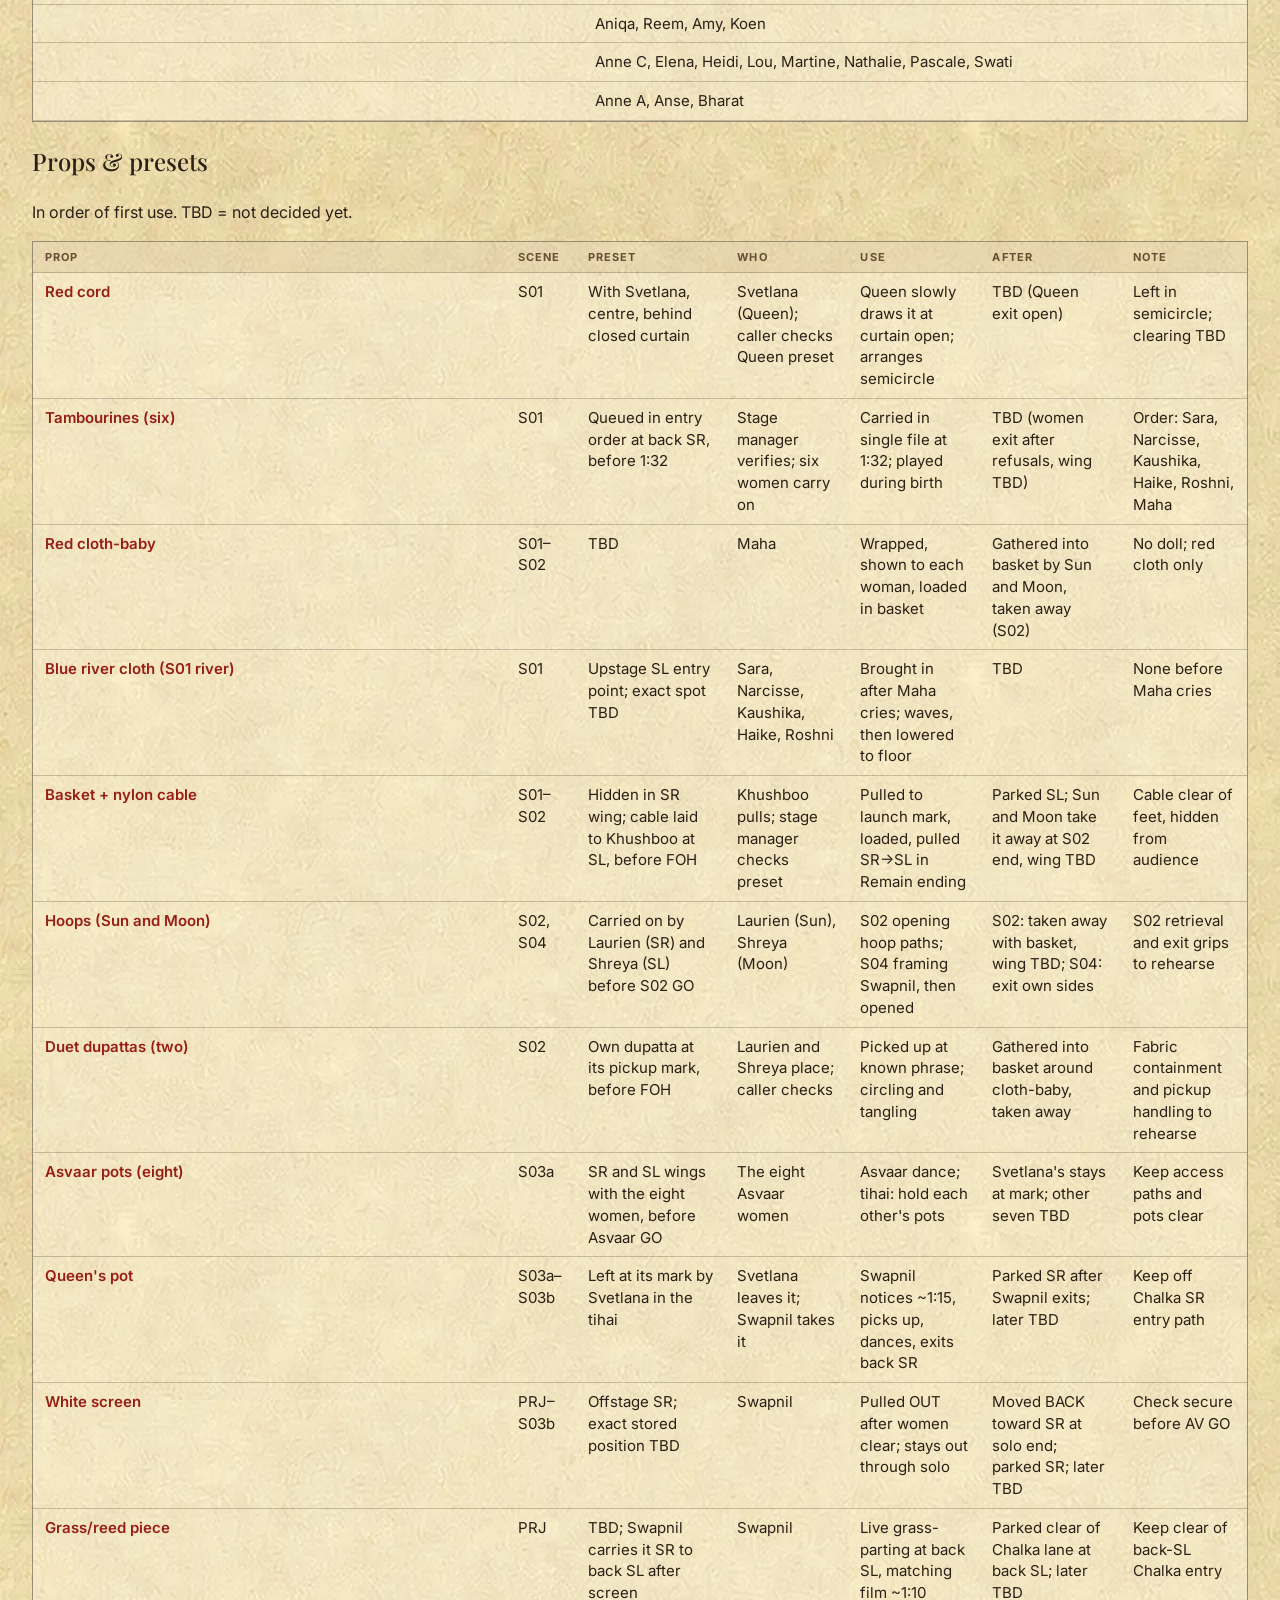
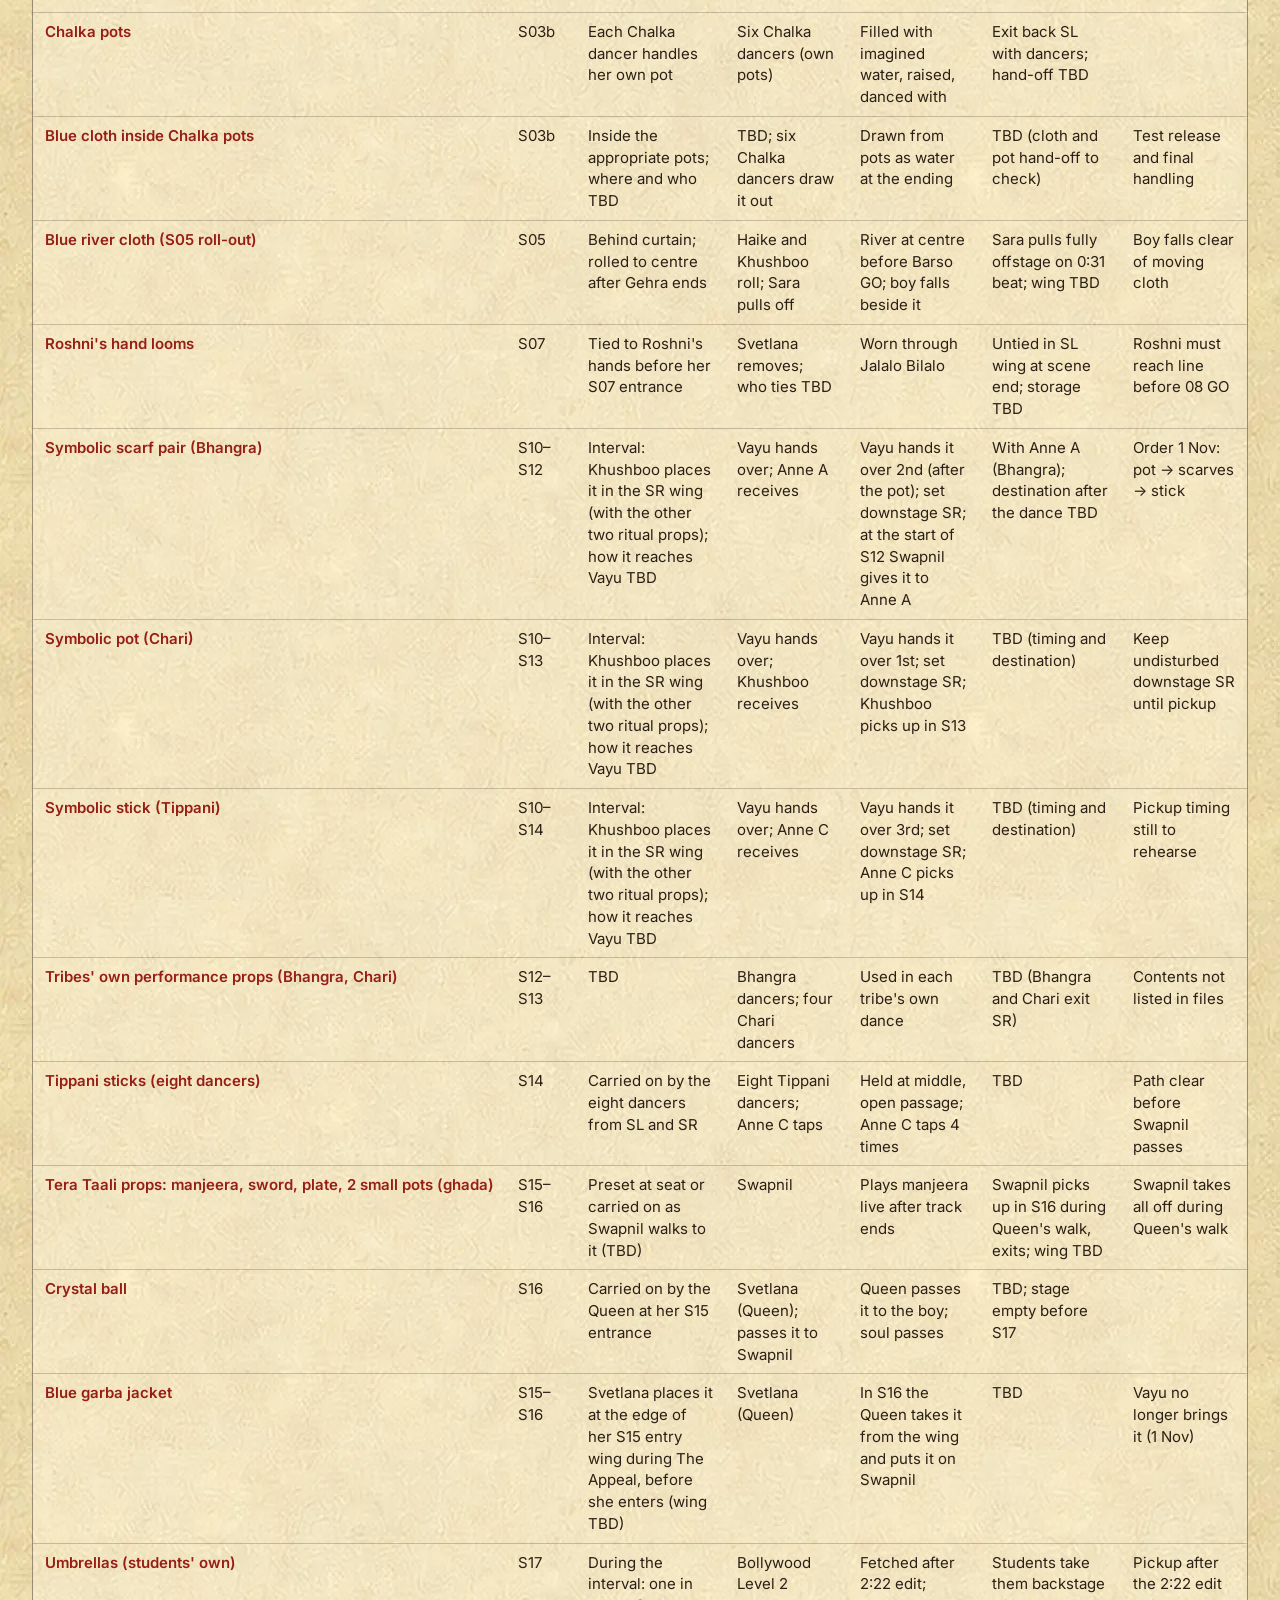
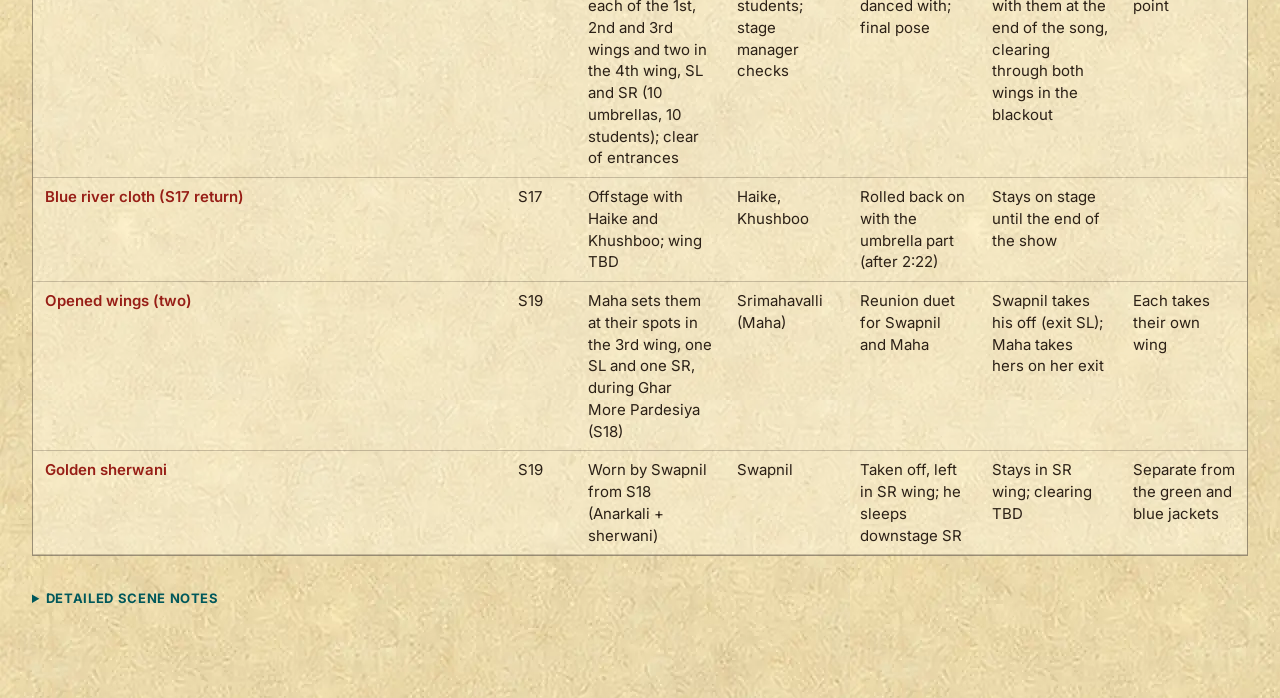
<file: sangam/SANGAM-CUE-SHEETS.html>
<!doctype html><html lang="en"><meta charset="utf-8"><meta name="robots" content="noindex,nofollow"><meta name="viewport" content="width=device-width,initial-scale=1"><meta name="theme-color" content="#ead8a9"><title>SANGAM — Cue book</title><link rel="preconnect" href="https://fonts.googleapis.com"><link rel="preconnect" href="https://fonts.gstatic.com" crossorigin><link href="https://fonts.googleapis.com/css2?family=Inter:wght@400;500;600;700&family=Playfair+Display:ital,wght@0,400;0,500;1,400&family=Rozha+One&display=swap" rel="stylesheet"><style>*{box-sizing:border-box}body{margin:32px auto;padding:0 30px;max-width:1700px;background:#f4f0e6;color:#242820;font:17px/1.5 Georgia,serif}h1{font-size:clamp(36px,4vw,56px);font-weight:normal;line-height:1.1}h2{font-size:30px;font-weight:normal;margin:0 0 8px}p{max-width:1000px}a{color:#354e42}nav{display:flex;gap:22px;flex-wrap:wrap;font:14px Verdana,sans-serif}section{margin-top:38px;border-top:2px solid #293b32;padding-top:24px;scroll-margin-top:20px}table{border-collapse:collapse;table-layout:fixed;width:100%;min-width:1100px;font-size:16px}th,td{text-align:left;vertical-align:top;border-bottom:1px solid #b9bcac;padding:14px 12px;overflow-wrap:break-word}th{background:#e5e7dd;font:12px Verdana,sans-serif;text-transform:uppercase;letter-spacing:.04em}th:nth-child(1){width:18%}th:nth-child(2){width:26%}th:nth-child(3){width:19%}th:nth-child(4){width:17%}th:nth-child(5){width:20%}td:first-child{color:#853c32}button{padding:12px 20px;background:#293b32;color:white;border:0;font:14px Verdana,sans-serif;cursor:pointer}.scroll{overflow-x:auto}.note{padding:14px 18px;border-left:3px solid #9a342d;background:#ebe5d7}.dash{color:#777}small{font:13px Verdana,sans-serif}@media(max-width:700px){body{padding:0 18px}}@media print{@page{size:A3 landscape;margin:12mm}button,nav,.hint{display:none}body{background:white;font-size:11pt;margin:0;padding:0;max-width:none}section{break-before:page}h1{font-size:25pt}table{font-size:10pt;min-width:0}th,td{padding:8px}.scroll{overflow:visible}tr{break-inside:avoid}} .visualrefs{margin-top:28px}.visualrefs summary{cursor:pointer;font-size:21px}.refgrid{display:grid;grid-template-columns:repeat(auto-fit,minmax(260px,1fr));gap:18px}.refgrid figure{margin:0}.refgrid img{width:100%;height:auto}.refgrid figcaption{font-size:15px}.sheet[hidden]{display:none}nav a[aria-current=page]{font-weight:bold;text-decoration-thickness:3px}.operator table{min-width:650px;table-layout:auto}.operator th{width:auto}.sheet-title{font-size:26px} @media print{section{break-before:auto}.sheet-title{break-before:avoid}section+section{break-before:page}} .quick table{min-width:0;width:100%;font-size:15px}.quick th,.quick td{padding:10px 12px}.quick th:nth-child(1){width:23%}.quick th:nth-child(2){width:12%}.quick th:nth-child(3){width:30%}.quick th:nth-child(4){width:35%}.full-cues{margin-top:22px}.full-cues>summary{cursor:pointer;font:16px Verdana,sans-serif;color:#354e42;padding:12px 0} @media(max-width:700px){.quick table{min-width:720px}} .opening-looks{margin-top:32px}.opening-looks h3{font-size:27px}.look{display:grid;grid-template-columns:minmax(0,1.3fr) minmax(0,1fr);gap:26px;padding:24px 0;border-top:1px solid #b9bcac;break-inside:avoid}.look img{width:100%;height:auto;display:block}.look h4{font-size:24px;margin:0 0 8px}.look p{font-size:16px;margin:0 0 14px}.lookcue{color:#853c32}.look a{align-self:start}@media(max-width:600px){.look{grid-template-columns:1fr}}@media print{.look{grid-template-columns:1.2fr 1fr;gap:18px}.look p{font-size:10pt}.look h4{font-size:15pt}.opening-looks h3{break-after:avoid}}.imp td,.imp-badge{color:var(--red,#971e16)}.imp td{background:rgba(151,30,22,.07)}.imp td:first-child{border-left:4px solid var(--red,#971e16)}.imp-badge{font:700 12px Verdana,sans-serif;letter-spacing:.06em}p.imp,article.imp{border-left:4px solid var(--red,#971e16);padding-left:12px;color:var(--red,#971e16)}@media print{img,.look>a,.refgrid,.visualrefs{display:none!important}.look{display:block!important}*,*::before,*::after{background-image:none!important}body,th,.note{background:#fff!important}*,*::before,*::after{color:#000!important;border-color:#777!important;box-shadow:none!important;print-color-adjust:economy!important}.imp,.imp *,.imp-badge{color:#c00000!important;border-color:#c00000!important;-webkit-print-color-adjust:exact!important;print-color-adjust:exact!important}.imp td{background:#fff!important}} .traffic table{min-width:640px;table-layout:auto;font-size:15px}.traffic th,.traffic td{width:auto!important;padding:8px 12px}.traffic td:first-child{color:inherit;font-weight:600}.traffic.allshow td:first-child{color:var(--red,#853c32);white-space:nowrap}.traffic tr.scene-start td{border-top:2px solid var(--rule,#777)}@media print{.traffic table{font-size:10pt}} .mycues select{font:16px var(--body,sans-serif);padding:8px;margin:0 0 12px 8px}.mycues tr[hidden]{display:none}.mycues td.cos{font-size:13px;color:var(--teal,#00585b)}.mycues h3{margin:18px 0 6px}@media print{.mycues label{display:none}#dancer.mine>section:not(.mycues){display:none!important}#dancer.mine .mycues{break-before:auto}} tr.interval td{text-align:center;font:700 14px var(--body,sans-serif);letter-spacing:.12em;text-transform:uppercase;padding:14px;border-top:3px double currentColor;border-bottom:3px double currentColor;background:rgba(0,88,91,.08)}@media print{tr.interval td{background:#fff!important;border-top:3px double #000!important;border-bottom:3px double #000!important}}.audio-cue-link{display:inline-block;margin-top:5px;font:700 12px var(--body);text-decoration:underline;text-underline-offset:2px}@media print{.audio-cue-link{display:none!important}} .script-beat{border-top:1px solid #b9bcac;padding:22px 0;break-inside:avoid}.script-beat h3{font-size:25px;font-weight:normal;margin:0 0 8px}.script-grid{display:grid;grid-template-columns:1.3fr 1fr;gap:28px}.script-grid h4{font:12px Verdana,sans-serif;text-transform:uppercase;letter-spacing:.06em;margin:12px 0 4px}.script-grid p{margin:0 0 12px}.dancer table{min-width:800px}.dancer th:nth-child(1){width:20%}.dancer th:nth-child(2){width:48%}.dancer th:nth-child(3){width:32%}@media(max-width:700px){.script-grid{grid-template-columns:1fr;gap:0}}
/* Match the approved Madhubani main page; keep dense tables legible. */
:root{--paper:#ead8a9;--paper-hi:#f4e9cc;--ink:#2b2016;--teal:#00585b;--red:#971e16;--rule:rgba(43,32,22,.45);--body:'Inter',system-ui,sans-serif;--head:'Playfair Display',Georgia,serif;--display:'Rozha One',Georgia,serif}
html{scroll-behavior:smooth}body{max-width:none;margin:0;padding:0;background:var(--paper) url('assets/madhubani/paper.webp') repeat;background-size:850px 550px;color:var(--ink);font:16px/1.55 var(--body);-webkit-font-smoothing:antialiased}
.site-header{position:sticky;top:0;z-index:20;display:flex;align-items:center;gap:20px;min-height:80px;padding:0 24px 20px;background:var(--paper) url('assets/madhubani/paper.webp') repeat;background-size:850px 550px;border:0;max-width:none}
.site-header:after{content:'';position:absolute;bottom:0;left:0;right:0;height:20px;background:#2b2016 url('assets/madhubani/band.webp') repeat-x left center / auto 100%;pointer-events:none}
.header-brand{color:var(--red);font:28px/1 var(--display);letter-spacing:.08em;text-decoration:none;white-space:nowrap}.header-brand:hover{text-decoration:none;color:var(--red)}
.cue-nav{display:flex;align-self:stretch;align-items:stretch;gap:0;margin-left:auto;overflow-x:auto;scrollbar-width:none;white-space:nowrap}.cue-nav::-webkit-scrollbar{display:none}
.cue-nav a{display:flex;align-items:center;padding:0 14px;border-bottom:3px solid transparent;color:#664f33;text-decoration:none;font:600 12px/1.2 var(--body);letter-spacing:.09em;text-transform:uppercase}.cue-nav a:hover{color:var(--ink)}.cue-nav a[aria-current=page]{color:var(--teal);border-bottom-color:var(--teal);text-decoration:none}
.print-btn{margin-left:5px;align-self:center;border:1px solid var(--rule);background:transparent;color:var(--ink);padding:8px 12px;white-space:nowrap;font:600 12px var(--body);letter-spacing:.08em;text-transform:uppercase;cursor:pointer}.print-btn:hover{background:rgba(255,249,230,.65)}
.cue-main{max-width:1500px;margin:auto;padding:44px 32px 80px}.eyebrow{display:flex;align-items:center;gap:12px;color:var(--teal);font:700 12px var(--body);letter-spacing:.15em;text-transform:uppercase}.eyebrow:before{content:'';width:9px;height:9px;background:var(--red);transform:rotate(45deg)}.eyebrow:after{content:'';height:1px;flex:1;background:var(--rule)}
h1{font:400 clamp(38px,5vw,64px)/1.1 var(--display);color:var(--red);margin:14px 0 12px}h2,.sheet-title{font:500 clamp(25px,3vw,36px)/1.2 var(--head);color:var(--ink)}h3,.script-beat h3{font:500 24px/1.25 var(--head);color:var(--ink)}h4,.script-grid h4{font:700 11px var(--body);letter-spacing:.12em;text-transform:uppercase;color:var(--teal)}
.cue-intro{font:italic 18px/1.5 var(--head);color:#664f33;margin:0 0 8px}.cue-meta{font:13px/1.5 var(--body);color:#664f33;max-width:1000px;margin:0 0 24px}.sheet{margin-top:32px}.sheet-title{margin-bottom:8px}.sheet>p{margin:0 0 16px}.sheet>section{border-top:1px solid var(--rule);margin-top:28px;padding-top:22px}
a{color:var(--teal)}a:hover{color:var(--red)}:focus-visible{outline:2px solid var(--teal);outline-offset:3px}
.scroll{border:1px solid var(--rule);background:rgba(255,249,230,.38)}table{font-family:var(--body);font-size:14px;line-height:1.45;min-width:1000px}th,td{border-bottom:1px solid rgba(43,32,22,.23);padding:11px 13px}th{background:rgba(138,79,10,.1);color:#664f33;font:700 11px/1.3 var(--body);letter-spacing:.1em}td:first-child{color:var(--ink);font-weight:600}.operator table{min-width:660px}.quick table{min-width:720px}.quick th,.quick td{padding:10px 12px}.dancer table{min-width:800px}
.note{background:rgba(255,249,230,.5);border-left:3px solid var(--teal);padding:12px 16px}.full-cues>summary{color:var(--teal);font:700 13px var(--body);letter-spacing:.05em;text-transform:uppercase}.script-beat{padding:24px 0;border-top:1px solid var(--rule)}.script-beat small{color:#664f33}.script-grid{gap:36px}.script-grid p{max-width:none}.look{border-color:var(--rule)}.look h4{text-transform:none;font:500 23px var(--head);letter-spacing:0;color:var(--ink)}
@media(max-width:900px){.site-header{flex-wrap:wrap;padding:10px 14px 20px;gap:8px}.header-brand{font-size:24px}.cue-nav{order:3;width:100%;margin:0;min-height:44px}.cue-nav a{padding:10px 12px;border:1px solid var(--rule);margin-right:3px;background:rgba(255,249,230,.38)}.cue-nav a[aria-current=page]{background:var(--teal);border-color:var(--teal);color:var(--paper-hi)}.print-btn{margin-left:auto}.cue-main{padding:28px 16px 60px}}
@media print{@page{size:A3 landscape;margin:12mm}html,body{background:#fff!important;color:#000!important}.site-header,.print-btn{display:none!important}.cue-main{padding:0;margin:0;max-width:none}.eyebrow{color:#000!important}.eyebrow:before{background:#000}.eyebrow:after{background:#777}h1,h2,h3,h4,.script-grid h4,a,td,th{color:#000!important}.cue-meta,.cue-intro{color:#000!important}.scroll,.note,th{background:#fff!important}.sheet{margin-top:10px}.sheet[hidden]{display:none!important}.script-beat{break-inside:avoid}}
@media(max-width:760px){
 .quick{border:0;background:none;overflow:visible}.quick table,.quick tbody,.quick tr,.quick td{display:block;min-width:0;width:100%}.quick thead{display:none}
 .quick tr:not(.quick-group){display:grid;grid-template-columns:1fr 1fr;border:1px solid var(--rule);margin:0 0 10px;background:rgba(255,249,230,.45)}
 .quick td{border:0;padding:8px 10px;overflow-wrap:anywhere}.quick td:before{content:attr(data-label);display:block;color:var(--teal);font:700 10px/1.3 var(--body);letter-spacing:.1em;text-transform:uppercase;margin-bottom:3px}
 .music-go td:first-child,.music-go td:nth-child(4){grid-column:1/-1}.music-go td:first-child{border-bottom:1px solid var(--rule);background:rgba(138,79,10,.08)}
 .jobs td:nth-child(3),.jobs td:nth-child(4){grid-column:1/-1}.jobs td:nth-child(4){border-top:1px solid var(--rule)}
 .quick-group{display:block!important;margin:18px 0 7px}.quick-group th{display:block;width:100%;padding:8px 0;background:none;border:0;color:var(--red)}
}
@media print{.quick table,.quick tbody,.quick tr,.quick td{display:revert!important}.quick tr{border:0!important;margin:0!important;background:none!important}.quick thead{display:table-header-group!important}.quick td:before{display:none!important}.quick-group th{display:table-cell!important}}
</style><header class="site-header"><a class="header-brand" href="index.html">SANGAM</a><nav class="cue-nav" aria-label="Cue book views"><a href="index.html">Scene overview</a><a data-role="lighting" href="?sheet=lighting">Lighting</a><a data-role="sound" href="?sheet=sound">Sound</a><a data-role="crew" href="?sheet=crew">Stage manager</a><a data-role="dancer" href="?sheet=dancer">Dancers</a><a data-role="script" href="?sheet=script">Show script</a></nav><button class="print-btn" onclick="window.print()">Print</button></header><main class="cue-main"><div class="eyebrow">Production</div><h1>Cue book</h1><p class="cue-intro">Choose a role; print shows only that view.</p><p class="cue-meta">Working rehearsal notes · Track times reset at each file.</p><div class="sheet operator" id="lighting"><h2 class="sheet-title">Lighting sheet</h2><p>Lighting cues and visual references for rehearsal.</p><p>Master running sheet: stage actions, crew jobs and coordinated technical cues. Unassigned names and rehearsal decisions remain visible.</p><section><h2>Pre-show · The Blue</h2><div class="scroll"><table><thead><tr><th scope="col">Cue / trigger</th><th scope="col">Lighting action</th><th scope="col">Status / coordination</th></tr></thead><tbody><tr><td>Before FOH GO: stage dark, house at seating level</td><td>Stage dark; house lights at seating level.</td><td>Caller checks both dupattas and Queen preset.</td></tr><tr><td>Q00 · FOH clear: house lights fade down</td><td>House lights begin their planned fade at 2:11.</td><td>Caller gives GO as soon as FOH confirms seated and entrance clear.</td></tr><tr><td>Q01 · The Blue ends: Queen reveal begins as curtain opens</td><td>Queen reveal begins as the curtain opens during S01.</td><td>Caller cues Wim for S01 at The Blue end, then Laurien OPEN during that music.</td></tr></tbody></table></div></section><section><h2>S01 · The Birth of a Boy &amp; a River</h2><details><summary>Full scene cue table · reference</summary><div class="scroll"><table><thead><tr><th scope="col">Cue / trigger</th><th scope="col">Lighting action</th><th scope="col">Status / coordination</th></tr></thead><tbody><tr><td>Q02 · Curtain opens: 60-s slow reveal on Queen</td><td>Queen reveal fade begins with the curtain opening while Call It Luck If You Want To plays. Extremely slow 60-second reveal; exact curtain opening mark to set in rehearsal.</td><td>At music GO: Queen centre, curtain closed. Caller cues Laurien to OPEN during the track; exact marker in rehearsal. Laurien uses the SR pulley, then waits in the SR wing for Sun.</td></tr><tr><td>Q03 · ~1:30: warm cover ready for entrance</td><td>Prepare warm coverage for the ensemble entrance using existing front/side fixtures and fixed INTRUDER washes. Retain Queen focus. Earlier ~70% stage brightness is a subjective rehearsal target, not a console value. Set coverage before the 1:32 entrance; fade timing to rehearse.</td><td>Provisional. Define fixtures, level and fade after Queen reveal.</td></tr><tr><td>Q04 · 1:32 ting: hold coverage, side light shapes group</td><td>Hold entrance coverage as single-file group enters from back performer SR. Use existing side light to shape circle and two-row corridor while keeping Queen readable. No automatic flash/change on the ting. Any formation transition follows a rehearsed visual cue; keep movers stationary while lit.</td><td>Entrance order and back performer stage-right route confirmed by Swapnil. Preset six tambourines and queue in this order; stage manager verifies line is ready before 1:32. Ting is in the music, with no added effect. Later formation changes to rehearse.</td></tr><tr><td>Maha&#x27;s fall: emphasis shifts to Maha, warm front</td><td>Shift emphasis towards Maha at centre, retaining enough coverage for her fall, supporting women and lift route. Use warm fixed front washes with side modelling. Do not narrow coverage before the group reaches its marks. Exact GO and fade to rehearse.</td><td>One fall and assisted move to centre. The women already in the act lift her as part of the choreography; no separate crew (31 Oct). Exact musical point and safe lift route to set in rehearsal with the lighting technician.</td></tr><tr><td>Q05 · Cloth-baby reveal: hold warm look on Maha</td><td>Hold warm birth tableau; keep Maha’s face, hands and cloth readable when she turns. Set the look from her action, not a lyric; no timed flash assumed.</td><td>Upstage wrapping rehearsed. Reveal’s musical/action marker to find in rehearsal. No doll.</td></tr><tr><td>Maha offers baby: warmth slowly reduces, keep Queen visible</td><td>Gradually reduce surrounding warmth as rejection develops; retain readable light across Maha’s actual travel and each receiving woman. Set visual triggers in rehearsal. Keep Queen visible through her final rejection; do not assume her exit. Use existing coverage if movers would need to track.</td><td>Direction accepted to rehearse. Queen exit/status open.</td></tr><tr><td>Maha cries: add cool blue on cloth</td><td>After crying begins, introduce cool side/back light on the blue cloth, retaining gentle front light on Maha. No blue before crying. Set the delay and fade against the live cloth entry; aim front washes away from unnecessary backdrop spill.</td><td>Cloth entry recorded upstage SL; route/Maha position to settle. No blue before crying.</td></tr><tr><td>Baby floats: river-travel light follows basket</td><td>River-travel light follows basket; hide puller/rope. Laurien and Shreya take dark onstage marks before next music GO.</td><td>Khushboo pulls with the nylon cable from hidden SL in two stages (wing → launch mark, then across to SL) and parks the cable there. Rehearse the stop at the launch mark, the send, the pull and dark guardian entry against the Remain ending.</td></tr></tbody></table></div></details><p class="note">25 October: two JB Systems INTRUDER moving washes, 7 × 40 W RGBW, 5–50° zoom (invoice IMG_7367.JPG), installed overhead towards the front (Swapnil). Use fixed lit positions; reposition dimmed and allow travel to settle before fading up. Exact patch, coverage, colour, levels and travel times require venue checks. This is a rehearsal design, not a programmed MagicQ show.</p><div class="opening-looks"><h3>Illustrated lighting brief</h3><p>Picture on the left; lighting instructions and GO triggers on the right. Match the focus, warmth and contrast; use the actual staging and Shoonya rig. Images are artistic references, not programmed or venue-tested states.</p><article class="look"><a href="lighting/visuals/s01-opening/01-queen-pulls-red-cord.png" target="_blank"><img src="lighting/visuals/s01-opening/01-queen-pulls-red-cord.png" alt="Queen reveal — AI lighting reference"></a><div><h4>Queen reveal</h4><p class="lookcue">Q02 · Call It Luck If You Want To 0:00 · agreed 60-second reveal</p><p><strong>Q02 · Approved S01 music GO; curtain opens during track</strong><br>Queen reveal fade begins with the curtain opening while Call It Luck If You Want To plays. Extremely slow 60-second reveal; exact curtain opening mark to set in rehearsal.</p><p><strong>Desired look</strong><br>Warm, isolated Queen; face, hands and red cord readable against a subdued stage.</p><p><strong>Illustrative / staging differences</strong><br>Large red fabric train, visible haze and pictured floor fixtures are illustrative; follow the actual red-cord staging and venue rig.</p></div></article><article class="look"><a href="lighting/visuals/s01-opening/02-six-enter-stage-right.png" target="_blank"><img src="lighting/visuals/s01-opening/02-six-enter-stage-right.png" alt="Ensemble entrance — AI lighting reference"></a><div><h4>Ensemble entrance</h4><p class="lookcue">Q03 prepares coverage → Q04 · metallic ting at 1:32</p><p><strong>Q03 · Call It Luck If You Want To ~1:30</strong><br>Prepare warm coverage for the ensemble entrance using existing front/side fixtures and fixed INTRUDER washes. Retain Queen focus. Earlier ~70% stage brightness is a subjective rehearsal target, not a console value. Set coverage before the 1:32 entrance; fade timing to rehearse.</p><p><strong>Q04 · Call It Luck If You Want To 1:32 metallic ting</strong><br>Hold entrance coverage as single-file group enters from back performer SR. Use existing side light to shape circle and two-row corridor while keeping Queen readable. No automatic flash/change on the ting. Any formation transition follows a rehearsed visual cue; keep movers stationary while lit.</p><p><strong>Desired look</strong><br>Warm coverage connects the arriving dancers to Queen; faces and tambourines remain readable.</p><p><strong>Illustrative / staging differences</strong><br>Backdrop disc, hanging decorations, candles and cloth scale are not scenery or equipment requests.</p></div></article><article class="look"><a href="lighting/visuals/s01-opening/03-six-circle-queen.png" target="_blank"><img src="lighting/visuals/s01-opening/03-six-circle-queen.png" alt="Circle around Queen — AI lighting reference"></a><div><h4>Circle around Queen</h4><p class="lookcue">Within Q04 sequence · visual formation trigger to rehearse</p><p><strong>Q04 · Call It Luck If You Want To 1:32 metallic ting</strong><br>Hold entrance coverage as single-file group enters from back performer SR. Use existing side light to shape circle and two-row corridor while keeping Queen readable. No automatic flash/change on the ting. Any formation transition follows a rehearsed visual cue; keep movers stationary while lit.</p><p><strong>Desired look</strong><br>Queen remains the centre of attention; side light gives the surrounding dancers shape and separation.</p><p><strong>Illustrative / staging differences</strong><br>Picture illustrates composition and warmth; it does not add cloth handling, gestures, haze or a new lighting cue.</p></div></article><article class="look"><a href="lighting/visuals/s01-opening/04-two-rows-queen-corridor.png" target="_blank"><img src="lighting/visuals/s01-opening/04-two-rows-queen-corridor.png" alt="Two rows and Queen’s passage — AI lighting reference"></a><div><h4>Two rows and Queen’s passage</h4><p class="lookcue">Within Q04 sequence · transition into two rows, exact GO open</p><p><strong>Q04 · Call It Luck If You Want To 1:32 metallic ting</strong><br>Hold entrance coverage as single-file group enters from back performer SR. Use existing side light to shape circle and two-row corridor while keeping Queen readable. No automatic flash/change on the ting. Any formation transition follows a rehearsed visual cue; keep movers stationary while lit.</p><p><strong>Desired look</strong><br>Keep both rows readable with a clear central passage for Queen.</p><p><strong>Illustrative / staging differences</strong><br>Do not reproduce the pictured backdrop pattern or infer a gobo requirement. Distances and poses follow rehearsal.</p></div></article><article class="look"><a href="lighting/visuals/s01-opening/05-maha-birth-tableau.png" target="_blank"><img src="lighting/visuals/s01-opening/05-maha-birth-tableau.png" alt="Maha and the birth tableau — AI lighting reference"></a><div><h4>Maha and the birth tableau</h4><p class="lookcue">Ritual-end centre shift → Q05 · “the child of fire and sea”</p><p><strong>Maha’s single fall · musical point to set</strong><br>Shift emphasis towards Maha at centre, retaining enough coverage for her fall, supporting women and lift route. Use warm fixed front washes with side modelling. Do not narrow coverage before the group reaches its marks. Exact GO and fade to rehearse.</p><p><strong>S01 internal join · 4:01–4:04</strong><br>Use the three-second overlap as a light transition reference; final look and the birth-action marker follow the rehearsal run.</p><p><strong>Desired look</strong><br>Attention settles on Maha; her face, hands and red cloth remain visible, with supporting women still readable.</p><p><strong>Illustrative / staging differences</strong><br>Image has too few performers: actual group is Queen + six including Maha. It omits the new lift and does not prescribe a pregnancy prop, pose or wrapping action.</p></div></article><h3>Additional cues · no paired concept picture</h3><article><h4>Q05 · Cloth-baby reveal · action cue to set</h4><p>Hold warm birth tableau; keep Maha’s face, hands and cloth readable when she turns. Set the look from her action, not a lyric; no timed flash assumed.</p></article><article><h4>Maha offers baby to each woman</h4><p>Gradually reduce surrounding warmth as rejection develops; retain readable light across Maha’s actual travel and each receiving woman. Set visual triggers in rehearsal. Keep Queen visible through her final rejection; do not assume her exit. Use existing coverage if movers would need to track.</p></article><article><h4>After Maha starts crying · delay open</h4><p>After crying begins, introduce cool side/back light on the blue cloth, retaining gentle front light on Maha. No blue before crying. Set the delay and fade against the live cloth entry; aim front washes away from unnecessary backdrop spill.</p></article><article><h4>S01 · Remain ending · baby floats</h4><p>River-travel light follows basket; hide puller/rope. Laurien and Shreya take dark onstage marks before next music GO.</p></article></div></section><section><h2>S02 · Sun &amp; Moon</h2><details><summary>Full scene cue table · reference</summary><div class="scroll"><table><thead><tr><th scope="col">Cue / trigger</th><th scope="col">Lighting action</th><th scope="col">Status / coordination</th></tr></thead><tbody><tr><td>Before music GO: Sun/Moon washes dark, river settled</td><td>Preset Sun/Moon washes dark. River/basket is settled from S01; test river carryover and face visibility for reveals.</td><td>At GO: both dancers onstage dark; basket already at SL. Laurien enters from SR after opening curtain; Shreya from SL. Khushboo has parked rope and can cross backstage to Asvaar SR queue.</td></tr><tr><td>Opening: river look shifts to Sun yellow, Moon blue</td><td>Shift from S01 river look to Sun yellow, then Moon blue. No basket travel in S02.</td><td>Caller checks basket settled and rope clear before Sun reveal. Music marker to set in rehearsal.</td></tr><tr><td>Sun reveal: Sun wash fades up yellow, hold alone</td><td>Fade the Sun INTRUDER up in yellow; Moon remains unlit by her wash. Proposed rehearsal fade: 2 seconds, then hold Sun alone for 3 seconds. These durations are proposals, not confirmed music timestamps. Keep fixture stationary while lit.</td><td>Sun yellow first, basket already at SL. Focus SR half; rehearse music marker and face level.</td></tr><tr><td>After Sun hold: Moon wash up blue, Sun soft</td><td>Fade Moon INTRUDER up in blue. Proposed rehearsal fade: 2 seconds. Proposed: keep Sun softly lit in yellow so both are visible; final balance and Sun hold level to rehearse. Keep both fixtures stationary.</td><td>Confirmed: Moon blue second. Sun remaining lit and exact fades/hold durations are design proposals. No automatic timed follow until musical timing is rehearsed.</td></tr><tr><td>Both revealed: hold Sun-yellow and Moon-blue areas</td><td>Hold separate Sun-yellow and Moon-blue areas through the outward travel and return. Test coverage of both full hoop paths and faces; expand fixed cover if needed. Keep movers stationary while lit.</td><td>Opening hoop path chosen by Swapnil 27 October: each opens and returns within her own half. Exact musical start and end of travel to mark in rehearsal.</td></tr><tr><td>Duet end: discovery focus change (not yet designed)</td><td>Discovery focus change still to design.</td><td>No earlier baby awareness. Retrieve hoops from their existing choreographed set-down positions; rehearse return route to the child.</td></tr></tbody></table></div></details><p class="note">Two overhead-front JB Systems INTRUDER moving washes: assign one to Sun and one to Moon by tested coverage, not physical fixture side. Performer SR = audience-left; performer SL = audience-right. Confirmed marks: each centred in her own half, same depth. Opening: basket settled from S01; hold guardians dark, then Sun yellow and Moon blue. Proposed timing: 2-second Sun fade + 3-second Sun-only hold, then 2-second Moon fade. Patch, intensity, zoom and focus remain to set; not programmed in MagicQ.</p><div class="opening-looks"><h3>Illustrated lighting brief</h3><p>Picture on the left; lighting instructions and GO triggers on the right. Match the focus, warmth and contrast; use the actual staging and Shoonya rig. Images are artistic references, not programmed or venue-tested states.</p><article class="look"><a href="lighting/visuals/s02-sun-moon/01-introduction.png" target="_blank"><img src="lighting/visuals/s02-sun-moon/01-introduction.png" alt="Sun first, then Moon · side-by-side reveal — AI lighting reference"></a><div><h4>Sun first, then Moon · side-by-side reveal</h4><p class="lookcue">S02-L1 → S02-L2 → S02-L3</p><p><strong>S02-L1 · Sun revealed after river settles</strong><br>Fade the Sun INTRUDER up in yellow; Moon remains unlit by her wash. Proposed rehearsal fade: 2 seconds, then hold Sun alone for 3 seconds. These durations are proposals, not confirmed music timestamps. Keep fixture stationary while lit.</p><p><strong>S02-L2 · After Sun-only hold; caller GO</strong><br>Fade Moon INTRUDER up in blue. Proposed rehearsal fade: 2 seconds. Proposed: keep Sun softly lit in yellow so both are visible; final balance and Sun hold level to rehearse. Keep both fixtures stationary.</p><p><strong>S02-L3 · Both revealed / introduction continues</strong><br>Hold separate Sun-yellow and Moon-blue areas through the outward travel and return. Test coverage of both full hoop paths and faces; expand fixed cover if needed. Keep movers stationary while lit.</p><p><strong>Desired look</strong><br>After the basket settles at SL during S01, Sun/Laurien appears in yellow at audience-left; a few seconds later Moon/Shreya appears in blue at audience-right.</p><p><strong>Illustrative / staging differences</strong><br>Existing AI picture shows both characters simultaneously and Moon in silver-white. Actual cue is staggered and Moon is BLUE. Use the composition and separation, not the depicted Moon colour, overhead beam direction or haze. Exact marks and coverage are set in rehearsal.</p></div></article><h3>Additional cues · no paired concept picture</h3><article><h4>S02 · On-stage preset before music GO</h4><p>Preset Sun/Moon washes dark. River/basket is settled from S01; test river carryover and face visibility for reveals.</p></article><article><h4>S02-B · Opening after settled river</h4><p>Shift from S01 river look to Sun yellow, then Moon blue. No basket travel in S02.</p></article><article><h4>Towards duet end · first discovery</h4><p>Discovery focus change still to design.</p></article></div></section><section><h2>S03a · Asvaar Part A — the women</h2><div class="scroll"><table><thead><tr><th scope="col">Cue / trigger</th><th scope="col">Lighting action</th><th scope="col">Status / coordination</th></tr></thead><tbody><tr><td>Music GO: cover both wings, then village look</td><td>Cover entrances from both performer wings, then the existing village choreography. Exact look and fades to set.</td><td>At GO: four women wait in each wing; cue entrances after track starts. Preset performer SR — Svetlana → Haike → Khushboo → Roshni; performer SL — Sara → Chiara → Narcisse → Kaushika. Keep access paths and pots clear. Exact music GO to check in rehearsal. Khushboo reaches the SR queue from the SL basket-pull position after Sun &amp; Moon; test her backstage route and time.</td></tr><tr><td>Final landing: dim for exit, keep pot readable</td><td>Keep the village look through the three-part tihai. On the final landing, dim for the back-SR exit and leave Svetlana’s pot readable. Projection look follows once all eight clear; exact fade to test.</td><td>Caller watches: final three circles form one line; 1 turn upstage, 2 hold one another’s pots, 3 Svetlana releases hers. All eight exit back performer SR, drawing Svetlana with them. Confirm the pot stays at its mark and stage clears before projection AV GO. Set exact music markers in rehearsal.</td></tr></tbody></table></div></section><section><h2>Projection · The boy grows up</h2><div class="scroll"><table><thead><tr><th scope="col">Cue / trigger</th><th scope="col">Lighting action</th><th scope="col">Status / coordination</th></tr></thead><tbody><tr><td>Picture up: low side light on live grass</td><td>While picture is up, use low side/focused light on Swapnil’s live grass move without washing the image or casting a blocking shadow. Shift focus to him on picture black; test sightline in rehearsal.</td><td>Caller checks women clear, then cues Swapnil to pull the screen OUT and checks it secure and Swapnil clear before Wim’s AV GO. Rehearse his SR→SL backstage cross against the ~1:10 grass cue and traffic with the women exiting SR. Film grass cues Swapnil’s live move; picture black follows. Swapnil moves screen BACK after solo.</td></tr></tbody></table></div></section><section><h2>S03a · Asvaar Part B — Swapnil and the pot</h2><div class="scroll"><table><thead><tr><th scope="col">Cue / trigger</th><th scope="col">Lighting action</th><th scope="col">Status / coordination</th></tr></thead><tbody><tr><td>Quiet Rann: low side light on live grass</td><td>Show the live grass action in low side/focused light while keeping the projected grass readable. On picture black, shift focus to Swapnil and pot; test projector shadow and spill.</td><td>Swapnil takes the live cue from the projected grass action. Picture black after the matching move; set exact frame in AV edit.</td></tr><tr><td>Asvaar full: focused light builds from pot pickup</td><td>Build the focused light from the pickup into the dance; keep face, hands and pot readable.</td><td>Rehearse pickup on the Asvaar arrival; exact hand position/beat to mark live.</td></tr><tr><td>Swapnil exits: keep him lit, then warm trio look</td><td>Keep Swapnil visible for the screen move; then shift to the trio’s warm look after the screen is fully clear. Test light spill.</td><td>Trio enter on their own as soon as Swapnil and the screen clear (no release, 31 Oct). Trio must be set by the Asvaar 5–8. Do not wait through a long Chalka intro. Rehearse the early exit and triangle travel.</td></tr></tbody></table></div></section><section><h2>S03b · Chalka Re — water and shared joy</h2><div class="scroll"><table><thead><tr><th scope="col">Cue / trigger</th><th scope="col">Lighting action</th><th scope="col">Status / coordination</th></tr></thead><tbody><tr><td>Trio enters: warm open daylight on three dancers</td><td>Bring up warm open daylight covering Kaushika front centre and Sara/Khushboo behind at both sides; check face and pot visibility from the auditorium. Fade and levels to set.</td><td>Release trio on Swapnil clear, not at Chalka source start. Rehearse early screen move/exit and entrance travel against the approved 03b file.</td></tr><tr><td>Others join: widen warm coverage to all six</td><td>Widen warm coverage to all six before they arrive; keep pot handling and faces visible.</td><td>All six Chalka dancers are confirmed. Opening trio Sara, Kaushika, Khushboo enters back performer SL after Swapnil clears; later Chiara, Narcisse, Roshni enter back performer SR at their choreographed moments. Keep parked screen and Queen pot off their SR path; Svetlana and Haike dance Asvaar only; neither enters Chalka.</td></tr><tr><td>Blue-cloth reveal: add cool side/back light</td><td>Gently introduce cool side/back light to catch cloth; retain warm faces. Exact trigger, fade and levels to rehearse.</td><td>Preset blue cloth inside the appropriate pots; test release and final handling. Keep back performer stage left clear for the Chalka group exit and check where cloth and pots are handed off.</td></tr></tbody></table></div></section><section><h2>S04 · Adulthood Solo</h2><div class="scroll"><table><thead><tr><th scope="col">Cue / trigger</th><th scope="col">Lighting action</th><th scope="col">Status / coordination</th></tr></thead><tbody><tr><td>Music GO: low focus Swapnil, warm Sun/cool Moon</td><td>Low focus on Swapnil; distinct warm Sun/cool Moon looks support their entrance and upright hoop frame. Set intensity and sightlines in rehearsal.</td><td>Caller checks Chalka clear, Swapnil facing away, Sun/Moon at their wings with hoops; cue Wim PLAY. Check the two upright hoops frame Swapnil without blocking him.</td></tr><tr><td>Boy walk to dance: focus Swapnil, build solo look</td><td>Bring focus to Swapnil on the turn. Let the hoop opening breathe; build the solo look when his dance starts on “wandered very far.” Sun/Moon looks leave with them before Gehra.</td><td>Call the turn, slow hoop opening and walk as visual beats. First dance phrase begins on “wandered very far.” Check guardians clear with hoops by “land and sea.”</td></tr><tr><td>Gehra handover: change to Gehra look over short overlap</td><td>At the Oru→Gehra handover, move from the opening solo look to the Gehra look over the short 1:32.08–1:32.83 overlap. Mark the stronger beat near 1:43.79 as a separate light build, not a sound GO.</td><td>Swapnil dances to the end of Gehra Hua, then exits back SL for quick change (31 Oct). Only then do villagers enter and roll river; Wim holds Barso until blue water reaches centre.</td></tr></tbody></table></div></section><section><h2>S05 · First Discovery — Barso Re</h2><div class="scroll"><table><thead><tr><th scope="col">Cue / trigger</th><th scope="col">Lighting action</th><th scope="col">Status / coordination</th></tr></thead><tbody><tr><td>Gehra ends: keep transition visible, set river and line</td><td>Keep transition visible. River and line must be set before Barso look/music GO.</td><td>Wait for Gehra to finish. Check river preset/rollout, six in line and cloth flat; then clear Wim GO.</td></tr><tr><td>Barso music GO: reveal river and village line</td><td>Reveal both river and village line. No rain projection.</td><td>Caller confirms river at centre and six set; cues Wim PLAY. Do not wait for Swapnil: he is still changing and enters later (Swapnil, 29 Oct).</td></tr><tr><td>Boy returns: focus on boy, Queen revealed discreetly</td><td>Shift focus across river to boy and first hand contact; reveal Queen discreetly as observer, separate from the group.</td><td>Swapnil enters after Barso has started, once changed (no GO gate, confirmed 29 Oct); the sherwani change itself takes about 10 seconds; caller cues his back-SL return when he is ready, with a safe fallback if he is late; mark Queen’s SR entrance, sightline and SR exit.</td></tr><tr><td>Before Barso 0:31: shift focus to boy&#x27;s fall</td><td>Shift focus to boy’s fall and river; prepare the full-dance lift.</td><td>Mark safe edge fall immediately before 0:31; keep boy off moving fabric. Agree spotters and landing. No force in hand tug.</td></tr><tr><td>Barso 0:31 beat: clear river image, widen for dance</td><td>Clear river image, widen for full dance, keep Queen separate.</td><td>Cue Sara on beat; verify boy is clear of moving cloth. Cue Laurien/Shreya from SL into existing choreography.</td></tr><tr><td>Barso end: hold; SR spot up as Swapnil enters</td><td>Hold the transition while seven Deewani dancers take position. Preset the SR moving-head spot for Swapnil’s entrance from the SR wing; bring it up as he enters with the music. Focus, level and colour to test at venue.</td><td>Call Swapnil first exit SR and Maha/Roshni SR exits. Confirm Shreya/Laurien clear, four Deewani presets, and Svetlana/Narcisse/Sara entrance from SL. Rehearse the Queen’s backstage SR→SL crossover. Confirm Swapnil ready in the performer-SR wing and entrance spot preset before Wim GO.</td></tr></tbody></table></div></section><section><h2>S06 · Queen’s Entry — Deewani Mastani</h2><div class="scroll"><table><thead><tr><th scope="col">Cue / trigger</th><th scope="col">Lighting action</th><th scope="col">Status / coordination</th></tr></thead><tbody><tr><td>Music GO: SR moving-head spot up on Swapnil</td><td>Preset the SR moving-head spot while dark; bring it up on Swapnil as he enters from the SR wing with the music. Focus, zoom, colour and level to test in venue.</td><td>Check SR→SL backstage crossover for Svetlana, all seven dancers at marks, Swapnil ready in the SR wing and entrance spot preset. Call Wim GO; Swapnil enters with the music.</td></tr><tr><td>First section: spot on Swapnil, centre cover for Queen</td><td>Keep Swapnil readable in the SR moving-head spot. Give centre dancers and Svetlana enough coverage for the reveal and guided travel; exact change and balance to set at venue.</td><td>Mark opening formation, centre split, Svetlana’s path and musical trigger. Confirm she can move forward without crossing a dancer’s path.</td></tr><tr><td>Opposite sides: move from SR spot to wider coverage</td><td>Move from the opening SR spot to coverage that lets both sides and the crossings read. Set the lighting transition and fixture movement in venue; do not rely on a live moving-head follow.</td><td>Mark each side switch, safe paths between dancers, and the lighting change after Swapnil’s opening spot.</td></tr><tr><td>Svetlana exits: reveal Swapnil entering downstage SR</td><td>Keep Swapnil’s downstage-SR hiding position out of the light while Svetlana is visible at centre. After her back-SL exit, reveal Swapnil as he enters from the downstage-SR wing for his final passage. Set levels, sightline and timing in venue rehearsal.</td><td>Verify the downstage-SR wing masking from the audience, Svetlana’s clear back-SL route, and Swapnil’s safe SR entrance. Mark the exact music trigger and final position. Keep the confirmed cannot-find-him motivation without adding a search move.</td></tr><tr><td>Deewani end: clear look, prep downstage-centre for Svetlana</td><td>Clear the Deewani look and prepare downstage-centre coverage for Svetlana’s first Jalalo position. Exact transition light to set in venue.</td><td>Confirm all seven Deewani performers clear before Jalalo setup. Svetlana reaches downstage centre before Roshni and the other Bollyfolk dancers take spots. Mark traffic; caller checks Svetlana visible at downstage centre, then cues Wim GO for the group’s entrance.</td></tr></tbody></table></div></section><section><h2>S07 · More Villagers — Jalalo Bilalo</h2><div class="scroll"><table><thead><tr><th scope="col">Cue / trigger</th><th scope="col">Lighting action</th><th scope="col">Status / coordination</th></tr></thead><tbody><tr><td>Deewani clears: downstage-centre look for Svetlana</td><td>Transition from Deewani final look to a downstage-centre look for Svetlana. Test visibility and coverage at venue.</td><td>Verify Deewani stage clear and Svetlana’s performer-SL path to downstage centre before Wim GO; mark traffic.</td></tr><tr><td>Jalalo music GO: widen from Svetlana to arriving group</td><td>Widen from Svetlana’s downstage-centre focus to cover the arriving group as positions settle; light timing to rehearse.</td><td>Caller confirms Svetlana visible downstage centre, then cues Wim PLAY; release group with music. Mark entrance order and positions. Bollyfolk enter from both wings, split (1 Nov).</td></tr></tbody></table></div></section><section><h2>S08 · Village Feast → Queen’s Rejection — Kalbeliya</h2><div class="scroll"><table><thead><tr><th scope="col">Cue / trigger</th><th scope="col">Lighting action</th><th scope="col">Status / coordination</th></tr></thead><tbody><tr><td>Music GO: even coverage on upstage line</td><td>Prepare even coverage across the horizontal upstage line. Set the opening look and fade with the lighting technician.</td><td>Confirm Roshni has cleared the SL-wing loom handover and reached the horizontal upstage line; check the full line is set and Svetlana is offstage in the SL wing, then call Wim GO. Mark the diagonal change, Svetlana’s entrance and the last-beat fall/blackout/curtain calls in rehearsal.</td></tr><tr><td>Svetlana enters SL: cover diagonal, keep Swapnil SR readable</td><td>Cover the diagonal and Svetlana’s SL entry while keeping Swapnil’s downstage-SR solo readable. Set the transition with the lighting technician.</td><td>Call or mark the diagonal formation and Svetlana’s SL entrance. Rehearse her route past each dancer and her approach to Swapnil downstage SR.</td></tr><tr class="imp"><td><strong class="imp-badge">● IMPORTANT</strong><br>Last beat: BLACKOUT on Swapnil&#x27;s fall</td><td>BLACKOUT on Swapnil’s fall at the last beat — the lighting technician takes it on sight of the fall, no call. Keep the stage dark while Khushboo closes the curtain; exact console timing to set in rehearsal.</td><td>Lighting technician takes BLACKOUT on the fall without a call. Khushboo (not in Kalbeliya) waits at the SR pulley and closes the curtain after darkness (31 Oct). Rehearse the gap between blackout and close, and check Swapnil&#x27;s fall spot is behind the curtain line. This starts the 20-minute interval; do not call Act 3 music at the fall.</td></tr><tr><td>Interval: blackout holds, Act 3 look set separately</td><td>Scene 08 blackout/curtain sequence has finished. Act 3 opening look to be set separately.</td><td>Mark the interval start after the Scene 08 curtain close. Resume only with the separately prepared Act 3 opening cue; its stage picture and GO are still to be confirmed.</td></tr></tbody></table></div></section><section><h2>S09 · Chaos &amp; Drought</h2><div class="scroll"><table><thead><tr><th scope="col">Cue / trigger</th><th scope="col">Lighting action</th><th scope="col">Status / coordination</th></tr></thead><tbody><tr><td>S09 · Act 3 opening → GO</td><td>PROPOSED (1 Nov, for Swapnil to correct): Act 3 opening look: dim, with the blue cloth lit as the last sign of water. Level and colour set at the venue.</td><td>TBD: caller GO after FOH is seated and the dancers are set; who is in the wings; interval return call.</td></tr><tr><td>S09 · Start: cloth improvisation</td><td>Swapnil, 1 Nov: the light says chaos: very little light and lots of strobe effects. Blue drains away; no wash, just dark with strobe flashes. Exact marks TBD. Base look (Swapnil, 1 Nov): a 1% blue backlight stays on throughout, so dancers can see marks and exits between strobe flashes.</td><td>Light and strobe are called from the track time, not from Swapnil&#x27;s moves. He improvises and moves around the whole stage, so keep it clear and wings free of props. Cloth handling TBD.</td></tr><tr><td>S09 · Strobe + smoke</td><td>Swapnil, 1 Nov: lots of strobe effects with very little light, strobe is the main look. Low smoke so the flashes read. Marks TBD. Add a strobe notice at FOH. The 1% blue backlight holds under the strobe.</td><td>Smoke is run with the lighting (Swapnil, 1 Nov): the lighting technician runs strobe and smoke. Smoke timing and venue permission TBD; photosensitivity notice at FOH.</td></tr><tr><td>S09 end → S10 handover</td><td>PROPOSED (1 Nov, for Swapnil to correct): Strobe off first. Strobe off first, leave the 1% blue backlight, then fade to near dark so Vayu&#x27;s SL entrance is readable. Exact dim level TBD.</td><td>TBD: exact S09 end cue and the caller GO for S10 once the stage is clear.</td></tr></tbody></table></div></section><section><h2>S10 · Tribe Invitation — Vayu solo</h2><div class="scroll"><table><thead><tr><th scope="col">Cue / trigger</th><th scope="col">Lighting action</th><th scope="col">Status / coordination</th></tr></thead><tbody><tr><td>Music GO: readable SL entrance look for Vayu</td><td>Prepare a readable SL entrance look for Vayu; exact focus, colour and level to set at venue.</td><td>Confirm Vayu is ready in the performer-SL wing. Call Wim GO and release Vayu together once the handover from Scene 09 is ready; exact transition cue remains to set.</td></tr><tr><td>Prop handoffs: keep Vayu, handoffs, SR setdown readable</td><td>Keep Vayu, each handoff and the downstage-SR setdown readable; exact looks and levels to set in rehearsal.</td><td>Representatives are the group leaders: Khushboo (Chari, pot), Anne A (Bhangra, scarves), Anne C (Tippani, stick). Order (1 Nov): pot → scarves → stick. The props are preset by Khushboo in the SR wing during the interval; how they reach Vayu (who enters SL) is TBD. Confirm safe handoffs; each representative places their prop downstage performer SR and exits SR. The representatives enter from performer SR (1 Nov). Mark counts, setdown positions and the SR exit lane in rehearsal.</td></tr></tbody></table></div></section><section><h2>S11 · Invocation to Nataraja</h2><div class="scroll"><table><thead><tr><th scope="col">Cue / trigger</th><th scope="col">Lighting action</th><th scope="col">Status / coordination</th></tr></thead><tbody><tr><td>S10 end: stage dark while Natarang presets</td><td>Dark state after Scene 10 so the preset is not seen; working light level, if any, to set at venue.</td><td>Caller confirms all nine at their marks and Narcisse offstage changing. Narcisse exits S10 by SL. Opening marks to set in rehearsal.</td></tr><tr><td>Music GO: lights up, opening look</td><td>Lights up with the music GO; opening look to set at venue.</td><td>Caller GO when all nine are set.</td></tr><tr><td>Amy and Narcisse join: widen coverage</td><td>Widen coverage to take in their entrance; transition to set in rehearsal.</td><td>Check Narcisse has finished her Vayu → Lavani change before her cue. Narcisse enters SL, Amy enters SR (31 Oct). Exact musical point to mark in rehearsal.</td></tr><tr><td>Final pose: BLACKOUT</td><td>BLACKOUT on the final pose; timing to set in rehearsal.</td><td>Mark the final pose and the blackout timing in rehearsal.</td></tr></tbody></table></div></section><section><h2>S12 · Tribe 1 — Bhangra</h2><div class="scroll"><table><thead><tr><th scope="col">Cue / trigger</th><th scope="col">Lighting action</th><th scope="col">Status / coordination</th></tr></thead><tbody><tr><td>Natarang blackout: dark for the Bhangra preset</td><td>Dark until the preset is set; prepare the handover look.</td><td>Confirm the Bhangra group set in the SL corner and Swapnil at the scarf pair.</td></tr><tr><td>Lights up: scarf handover + Anne A joins the line (no music)</td><td>Light the handover and Anne A’s walk to the group; no music yet.</td><td>Lights up on the caller’s call. Where Swapnil and Anne A meet to be set in rehearsal. The scarf pair leaves the display here.</td></tr><tr><td>Music GO: Scene 12 opening look up</td><td>Scene 12 opening look on the music GO.</td><td>Call Wim GO when Anne A is in the line. Swapnil’s exit wing TBD; his change is about 20 s.</td></tr><tr><td>Swapnil joins: focus on his entrance</td><td>Bring focus to his entrance.</td><td>His change is about 20 s (Swapnil, 1 Nov); musical point and entry wing to set in rehearsal. Earliest section changes in the track: ~0:30, ~0:37, ~0:54.</td></tr><tr><td>Bhangra exits: hold, then opening Chari look</td><td>Hold the transition while the Bhangra group clears and Chari dancers arrive from SL; set the opening Chari look in rehearsal.</td><td>Call Bhangra dancers clear through performer SR; keep Swapnil onstage. Confirm all four Chari dancers enter from performer SL and are onstage before Wim’s Scene 13 GO. Mark traffic and exact positions.</td></tr></tbody></table></div></section><section><h2>S13 · Tribe 2 — Chari</h2><div class="scroll"><table><thead><tr><th scope="col">Cue / trigger</th><th scope="col">Lighting action</th><th scope="col">Status / coordination</th></tr></thead><tbody><tr><td>Music GO: Chari opening look, Swapnil and four dancers</td><td>Prepare the Chari opening look with Swapnil and four dancers visible; exact focus and levels to set in rehearsal.</td><td>Confirm Bhangra dancers clear SR, all four Chari dancers onstage after their SL entrance, and Swapnil ready; then call Wim GO.</td></tr><tr><td>Ritual: keep readable, refocus on Chari after Swapnil leaves</td><td>Keep the opening ritual readable, then refocus on the four Chari dancers after Swapnil leaves; set timing in rehearsal.</td><td>Mark the ritual and Swapnil’s performer-SR exit count in rehearsal. Keep the symbolic downstage-SR pot undisturbed; Chari dancers bring their own performance props.</td></tr><tr><td>Scene end: light follows dancers out SR</td><td>Follow the dancers out with the light; exact fade and handover to Scene 14 remain to set.</td><td>Confirm all four Chari dancers clear performer SR before the next scene. Keep the symbolic pot at its downstage-SR mark until its later clearance is staged.</td></tr></tbody></table></div></section><section><h2>S14 · Tribe 3 — Bolly Folk / Tippani</h2><div class="scroll"><table><thead><tr><th scope="col">Cue / trigger</th><th scope="col">Lighting action</th><th scope="col">Status / coordination</th></tr></thead><tbody><tr><td>Chari clear SR: Scene 14 opening look ready</td><td>Prepare the Scene 14 opening look after Chari clears; focus and levels to set in rehearsal.</td><td>Confirm Chari clear SR, release four Tippani dancers from each wing with Swapnil joining the performer-SL group, then track the stick passage and his route to back performer SL.</td></tr><tr><td>Before music: stick opening and upstage passage readable</td><td>Make the stick opening and Swapnil’s upstage passage readable; set exact focus and fade once blocking is marked.</td><td>Confirm the sticks are open and the path clear before Swapnil passes. Confirm he clears back performer SL and all eight dancers are set before calling Wim GO. Mark exact counts and traffic.</td></tr></tbody></table></div></section><section><h2>S15 · The Appeal</h2><div class="scroll"><table><thead><tr><th scope="col">Cue / trigger</th><th scope="col">Lighting action</th><th scope="col">Status / coordination</th></tr></thead><tbody><tr><td>S14 end: profile spot up at seat, rest dark</td><td>Profile spot comes up as Swapnil walks to the seat; rest dark.</td><td>Seat position and whether the Tera Taali props are preset at the seat or carried on: TBD.</td></tr><tr><td>~4:23 tribes return: open up behind profile</td><td>Open up behind the profile to take in each group as it arrives; build with the music.</td><td>Release Chari, then Tippani, then Bhangra on the ~4:23 cue. All tribes enter from performer SR (1 Nov). Spacing behind Swapnil to set in rehearsal.</td></tr><tr><td>Queen enters: light her entrance, tribes&#x27; area settles</td><td>Light the Queen&#x27;s entrance; let the tribes&#x27; area settle as they stop.</td><td>Queen&#x27;s entry wing and musical moment to set in rehearsal. Before she enters, Svetlana places the blue garba jacket at the edge of that wing for S16 (1 Nov); she carries the crystal ball on.</td></tr><tr><td>Queen breaks: follow her turn, then BLACKOUT</td><td>Follow the Queen&#x27;s turn; BLACKOUT on her break.</td><td>Mark the Queen&#x27;s turn and break. In the dark the tribes exit SR, the way they came in; confirm they clear. Swapnil and the Queen take their S16 places.</td></tr></tbody></table></div></section><section><h2>S16 · Sangam ◆</h2><div class="scroll"><table><thead><tr><th scope="col">Cue / trigger</th><th scope="col">Lighting action</th><th scope="col">Status / coordination</th></tr></thead><tbody><tr><td>S15 blackout: stay dark until set</td><td>Dark until set.</td><td>Caller confirms the tribes clear and Swapnil and the Queen set. Crystal ball preset/handling TBD.</td></tr><tr><td>Music GO: lights up, duet look</td><td>Lights up with the music; duet look to set at venue.</td><td>—</td></tr><tr><td>Crystal ball: focus the handover</td><td>Focus the crystal ball handover.</td><td>The Queen carries the crystal ball on at her S15 entrance (31 Oct).</td></tr><tr><td>Jacket moment: Queen gives the jacket</td><td>Light the jacket moment.</td><td>Musical moment and the exact spot in the wing to set in rehearsal. Vayu no longer brings the jacket (1 Nov).</td></tr><tr><td>Queen walks: white light closes behind her</td><td>Single white light upstage; it closes (fades out) behind her as she walks into it. Keep Swapnil&#x27;s pickup and exit low so the focus stays on her.</td><td>Mark her walk path, the light position and fade timing, and Swapnil&#x27;s prop pickup and exit wing (toward his S17 entry wing) in rehearsal.</td></tr><tr><td>End: BLACKOUT as her light closes</td><td>BLACKOUT as her light closes; hold dark until clear.</td><td>Caller confirms the stage is empty, including all Tera Taali props, before S17.</td></tr></tbody></table></div></section><section><h2>S17 · Rainfall ◆</h2><div class="scroll"><table><thead><tr><th scope="col">Cue / trigger</th><th scope="col">Lighting action</th><th scope="col">Status / coordination</th></tr></thead><tbody><tr><td>S16 end: rain look ready</td><td>Rain look ready; opening state to set at venue.</td><td>Caller GO when the students are set in both wings and Swapnil is ready.</td></tr><tr><td>Music GO: lights up, rainfall look</td><td>Lights up with the music; rainfall look to set at venue.</td><td>Swapnil&#x27;s entry wing to set in rehearsal.</td></tr><tr><td>After 2:22 edit: keep umbrella part readable, light river</td><td>Keep the umbrella section readable; rain/thunder in the track. Light the returning river.</td><td>Check the 10 umbrellas are preset: one each in the 1st, 2nd and 3rd wings and two in the 4th wing, SL and SR. Swapnil&#x27;s exit wing to set; his change continues through the S17 blackout and the start of S18. Haike + Khushboo bring the blue river cloth on (wing TBD); the river cloth then stays on stage until the end of the show (31 Oct).</td></tr><tr><td>Final pose: BLACKOUT</td><td>BLACKOUT on the final pose; timing to set in rehearsal.</td><td>Mark the final pose and the blackout timing.</td></tr></tbody></table></div></section><section><h2>S18 · Return of the Boy</h2><div class="scroll"><table><thead><tr><th scope="col">Cue / trigger</th><th scope="col">Lighting action</th><th scope="col">Status / coordination</th></tr></thead><tbody><tr><td>S17 blackout: stay dark until eight are set</td><td>Dark until the eight are set.</td><td>Caller confirms the eight at their marks, then GO.</td></tr><tr><td>Music GO: lights up, opening look</td><td>Lights up with the music; opening look to set at venue.</td><td>—</td></tr><tr><td>Swapnil returns: bring focus to his entrance</td><td>Bring focus to his entrance; transition to set in rehearsal.</td><td>Swapnil&#x27;s entry wing and the musical moment to set in rehearsal. During this song Maha (Srimahavalli, not in S18) sets the two dance wings at their spots in the 3rd wing, one SL and one SR.</td></tr><tr><td>End: BLACKOUT</td><td>BLACKOUT at the end; timing to set in rehearsal.</td><td>—</td></tr></tbody></table></div></section><section><h2>S19 · Reunion with Uma</h2><div class="scroll"><table><thead><tr><th scope="col">Cue / trigger</th><th scope="col">Lighting action</th><th scope="col">Status / coordination</th></tr></thead><tbody><tr><td>Soft outro: finale look up as characters enter</td><td>Bring up the finale look as the characters enter; transition to set at venue.</td><td>Track each entrance; Swapnil (last) must finish his ~1 min Anarkali → neon jacket change first. Entry wings to set in rehearsal. Dresser(s) in the wings help Laurien, Shreya and Narcisse change from the S18 ABC costume into their Sun, Moon and Vayu sarees during the duet (~2:30); sarees pre-pleated/stitched (31 Oct). Dresser name TBD.</td></tr></tbody></table></div></section><section><h2>S20 · Finale &amp; Curtain Call</h2><div class="scroll"><table><thead><tr><th scope="col">Cue / trigger</th><th scope="col">Lighting action</th><th scope="col">Status / coordination</th></tr></thead><tbody><tr><td>S19 outro: finale look ready</td><td>Finale look ready; opening state to set at venue.</td><td>Caller GO once Swapnil (last entrance in the S19 outro) is set.</td></tr><tr><td>Music GO: lights up, focus on Swapnil</td><td>Lights up with the music; focus on Swapnil.</td><td>—</td></tr><tr><td>Characters join: widen to characters</td><td>Widen to the characters.</td><td>Musical moment to set in rehearsal.</td></tr><tr><td>ABC dancers join: open up the stage</td><td>Open up the stage.</td><td>Entry wings and musical moment to set in rehearsal.</td></tr><tr><td>Level 3 joins: full stage</td><td>Full stage.</td><td>Bollywood Level 3 enter from performer SL (1 Nov). Musical moment to set in rehearsal.</td></tr><tr><td>All performers on: full stage, celebration</td><td>Full stage, celebration.</td><td>Bollywood and Bollyfolk enter from performer SL, Bhangra from performer SR (1 Nov). Traffic and spacing for the full company to set in rehearsal.</td></tr><tr><td>Final pose: BLACKOUT</td><td>BLACKOUT on the final pose (end of track 20).</td><td>Mark the final pose and the blackout timing.</td></tr><tr><td>Applause: hold blackout, then lights up for bows</td><td>Hold the blackout through the first applause, then lights up for the bows; bows look and house lights to set at venue.</td><td>Caller judges the applause, then calls lights up and Wim GO together. Bow order and house lights to set.</td></tr></tbody></table></div></section><p class="note">Opening looks now cover reveal, ensemble, birth, rejection and river. Set fixture levels, positions, colours and fades onstage; ~70% is a subjective target, not a console value. INTRUDERs hold position while lit and reposition dimmed. MagicQ programming and venue validation remain outstanding.</p></div><div class="sheet operator" id="sound"><h2 class="sheet-title">Sound sheet</h2><p><strong>On-stage</strong> = performers are set before play. <strong>Off-stage</strong> = stage clear or performers wait in wings. Stage manager calls GO.</p><h3>Music GO</h3><div class="scroll quick music-go"><table><thead><tr><th>Scene / track</th><th>Cue</th><th>Stage at GO</th><th>Wim / next action</th></tr></thead><tbody><tr><td data-label="Scene / track">Pre-show<br><a class="audio-cue-link" href="https://drive.google.com/file/d/1AHx_473bSsPOM04vsXHMrMuzNpB_ua2z/view" target="_blank" rel="noopener noreferrer">Listen to track</a></td><td data-label="Cue">Off-stage</td><td data-label="Stage at GO">Curtain closed; no projection</td><td data-label="Wim / next action">PLAY 00 - Pre-show (2:26).</td></tr><tr><td data-label="Scene / track">01 · The Birth of a Boy &amp; a River<br><a class="audio-cue-link" href="https://drive.google.com/file/d/1ooHomYC9f8YS-if1ZWYv9F9ezzEk4Jhz/view" target="_blank" rel="noopener noreferrer">Listen to track</a></td><td data-label="Cue">On-stage</td><td data-label="Stage at GO">Queen centre behind closed curtain</td><td data-label="Wim / next action">PLAY 01 - The Birth of a Boy &amp; a River (7:26).</td></tr><tr><td data-label="Scene / track">02 · Sun &amp; Moon<br><a class="audio-cue-link" href="https://drive.google.com/file/d/1y2z7VTAoa4UcoOLDzmgWgaldTPhmWzW0/view" target="_blank" rel="noopener noreferrer">Listen to track</a></td><td data-label="Cue">On-stage</td><td data-label="Stage at GO">Sun &amp; Moon set onstage in dark</td><td data-label="Wim / next action">PLAY 02 - Sun &amp; Moon (5:04).</td></tr><tr><td data-label="Scene / track">03a · Villagers Part A<br><a class="audio-cue-link" href="https://drive.google.com/file/d/18cV4JTjF9nHVc8NL0Sq1jBFKxV1TC6ZG/view" target="_blank" rel="noopener noreferrer">Listen to track</a></td><td data-label="Cue">Off-stage</td><td data-label="Stage at GO">Four women in SR wing; four in SL wing</td><td data-label="Wim / next action">PLAY 03a - Villagers Part A (1:57). Women enter.</td></tr><tr><td data-label="Scene / track">03b · Villagers Part B<br><a class="audio-cue-link" href="https://drive.google.com/file/d/12W9sW7E3SLG1n8kLmBIOUkAoLm2KMbAN/view" target="_blank" rel="noopener noreferrer">Listen to track</a></td><td data-label="Cue">Off-stage</td><td data-label="Stage at GO">Women clear; white screen OUT (Swapnil); Swapnil back SL</td><td data-label="Wim / next action">PLAY 03b - Villagers Part B (5:14). One GO for the full file.</td></tr><tr><td data-label="Scene / track">04 · Adulthood Solo<br><a class="audio-cue-link" href="https://drive.google.com/file/d/1bStVcii8tSymdqjokiee_aXnJL_bd8Ce/view" target="_blank" rel="noopener noreferrer">Listen to track</a></td><td data-label="Cue">On-stage</td><td data-label="Stage at GO">Swapnil onstage facing upstage; Sun and Moon offstage</td><td data-label="Wim / next action">PLAY 04 - Adulthood Solo (4:13).</td></tr><tr><td data-label="Scene / track">05 · First Discovery<br><a class="audio-cue-link" href="https://drive.google.com/file/d/1FpZ_2-8YfwK0KB9ldwfdn_LhSTJB7yHA/view" target="_blank" rel="noopener noreferrer">Listen to track</a></td><td data-label="Cue">On-stage</td><td data-label="Stage at GO">Six villagers onstage; river laid; Swapnil offstage</td><td data-label="Wim / next action">PLAY 05 - First Discovery (3:32) when the river is set.</td></tr><tr><td data-label="Scene / track">06 · Queen&#x27;s Entry<br><a class="audio-cue-link" href="https://drive.google.com/file/d/1B44qcqd_vKJL0LdGi3TdB788e6KJku-l/view" target="_blank" rel="noopener noreferrer">Listen to track</a></td><td data-label="Cue">On-stage</td><td data-label="Stage at GO">Four centre dancers and three SL entrants set; Swapnil waiting in SR wing</td><td data-label="Wim / next action">PLAY 06 - Queen&#x27;s Entry (3:40) when seven dancers are set; Swapnil enters from SR wing with music.</td></tr><tr><td data-label="Scene / track">07 · More Villagers<br><a class="audio-cue-link" href="https://drive.google.com/file/d/1cPiObGknfLkbjqWq2xQ3BjLlhPITbP2H/view" target="_blank" rel="noopener noreferrer">Listen to track</a></td><td data-label="Cue">On-stage</td><td data-label="Stage at GO">Svetlana alone, visible downstage centre; incoming group offstage</td><td data-label="Wim / next action">PLAY 07 - More Villagers (2:27). Roshni and Bollyfolk enter with music.</td></tr><tr><td data-label="Scene / track">08 · Village Feast - Queen&#x27;s Rejection<br><a class="audio-cue-link" href="https://drive.google.com/file/d/1SyA6gNbabjHkYKmwji5k1HfbkD8c1aJ6/view" target="_blank" rel="noopener noreferrer">Listen to track</a></td><td data-label="Cue">On-stage</td><td data-label="Stage at GO">Horizontal upstage line set, including Roshni; Svetlana offstage SL</td><td data-label="Wim / next action">PLAY 08 - Village Feast - Queen&#x27;s Rejection (3:29) after Roshni joins the line.</td></tr><tr class="interval"><td colspan="4">INTERVAL · 20 MIN — curtain closed after the S08 blackout. HOLD. Bollywood Level 2 students place their own umbrellas in the wings: one umbrella in each of the 1st, 2nd and 3rd wings and two in the 4th wing, on both SL and SR (10 umbrellas for 10 students), clear of entrance paths; stage manager checks them in the Act 3 preset. Khushboo places the three ritual props (pot, scarves, stick) in the SR wing. Act 3 opens with S09 after the break.</td></tr><tr><td data-label="Scene / track">09 · Chaos &amp; Drought<br><a class="audio-cue-link" href="https://drive.google.com/file/d/1BCDGs_AyKmFHO7zv4HEliKlsf8gMJl71/view" target="_blank" rel="noopener noreferrer">Listen to track</a></td><td data-label="Cue">On-stage</td><td data-label="Stage at GO">TBD: set positions and the fabric on stage</td><td data-label="Wim / next action">PLAY 09 - Chaos &amp; Drought (1:48; Beat Of Passion, Swapnil’s edit) - TBD GO.</td></tr><tr><td data-label="Scene / track">10 · Tribe Invitation<br><a class="audio-cue-link" href="https://drive.google.com/file/d/1i8YkDlCtCrLZsR-w7WJ2FsoXDb4YopV4/view" target="_blank" rel="noopener noreferrer">Listen to track</a></td><td data-label="Cue">Off-stage</td><td data-label="Stage at GO">Vayu offstage SL; Scene 09 handover to set</td><td data-label="Wim / next action">PLAY 10 - Tribe Invitation (2:47) on caller GO. Vayu enters from SL with music.</td></tr><tr><td data-label="Scene / track">11 · Invocation to Nataraja<br><a class="audio-cue-link" href="https://drive.google.com/file/d/1IL0rwrv8Ul1zNIPXg6drfQXDqvrcKmIG/view" target="_blank" rel="noopener noreferrer">Listen to track</a></td><td data-label="Cue">On-stage</td><td data-label="Stage at GO">Swapnil + eight dancers at opening marks in the dark; Amy and Narcisse join later</td><td data-label="Wim / next action">PLAY 11 - Invocation to Nataraja (3:07) on caller GO; lights up with the music.</td></tr><tr><td data-label="Scene / track">12 · Bhangra<br><a class="audio-cue-link" href="https://drive.google.com/file/d/10fOUXInzxiRZ_FAO-MHSKjObs2OSuzhr/view" target="_blank" rel="noopener noreferrer">Listen to track</a></td><td data-label="Cue">On-stage</td><td data-label="Stage at GO">Bhangra dancers set in the onstage SL corner; Swapnil at the scarf pair downstage SR</td><td data-label="Wim / next action">PLAY 12 - Bhangra (2:25) on caller GO once Anne A has joined the line with the scarves; Swapnil exits to change and joins once ready.</td></tr><tr><td data-label="Scene / track">13 · Chari<br><a class="audio-cue-link" href="https://drive.google.com/file/d/1jMKTOtORYslD8_UjfzTXhcfZSA3fyPyB/view" target="_blank" rel="noopener noreferrer">Listen to track</a></td><td data-label="Cue">On-stage</td><td data-label="Stage at GO">Swapnil and four Chari dancers onstage; Bhangra group clear</td><td data-label="Wim / next action">PLAY 13 - Chari (2:58) on caller GO. Swapnil’s short ritual begins during the opening.</td></tr><tr><td data-label="Scene / track">14 · Tippani<br><a class="audio-cue-link" href="https://drive.google.com/file/d/1TyofiWqjq1Id8bHRAC_18ebuZmuxV9_i/view" target="_blank" rel="noopener noreferrer">Listen to track</a></td><td data-label="Cue">On-stage</td><td data-label="Stage at GO">Eight Tippani dancers onstage before music; Swapnil clear performer SL after his walk-through</td><td data-label="Wim / next action">PLAY 14 - Tippani, O Re Kanchi (2:53). Playback is Swapnil&#x27;s edit of the GIDF 2026 track, 2:53, starting directly on beat 1 (confirmed 29 Oct); show file &#x27;14 - Tippani.wav&#x27; in Act 3, MP3 on Drive. Caller GO after Wim confirms Swapnil is clear and all eight are set. The file starts on beat 1; the dancers find beat 1 with stick taps led by Anne C, not ticks. Wim presses PLAY on the 4th tap; rehearse the timing.</td></tr><tr><td data-label="Scene / track">15 · The Appeal<br><a class="audio-cue-link" href="https://drive.google.com/file/d/1fh2nVfhiuIg3bVmrclg7XPhM-4Ql0KNn/view" target="_blank" rel="noopener noreferrer">Listen to track</a></td><td data-label="Cue">On-stage</td><td data-label="Stage at GO">Swapnil seated under profile spot; tribes and Queen offstage</td><td data-label="Wim / next action">PLAY 15 - The Appeal (5:10) on caller GO. Tribes return at ~4:23; after the track ends Swapnil continues on live manjeera; BLACKOUT on the Queen&#x27;s break, tribes exit, then S16 GO.</td></tr><tr><td data-label="Scene / track">16 · Sangam<br><a class="audio-cue-link" href="https://drive.google.com/file/d/14VX40MT74soH_bPdcQGxevD0jh40_9-Q/view" target="_blank" rel="noopener noreferrer">Listen to track</a></td><td data-label="Cue">On-stage</td><td data-label="Stage at GO">Swapnil and Svetlana at duet marks; Vayu offstage with the jacket</td><td data-label="Wim / next action">PLAY 16 - Sangam (2:57) on caller GO; lights up with the music. BLACKOUT at the end; all clear for S17.</td></tr><tr><td data-label="Scene / track">17 · Rainfall<br><a class="audio-cue-link" href="https://drive.google.com/file/d/18YF0wZRWuHkxTMtIDMk0IayolGxW4qNl/view" target="_blank" rel="noopener noreferrer">Listen to track</a></td><td data-label="Cue">Off-stage</td><td data-label="Stage at GO">Stage clear; students and Swapnil in the wings</td><td data-label="Wim / next action">PLAY 17 - Rainfall (2:48) on caller GO; students and Swapnil enter with the music.</td></tr><tr><td data-label="Scene / track">18 · Return of the Boy<br><a class="audio-cue-link" href="https://drive.google.com/file/d/1ANzfSSzJc3X3gg5YssvTQ_bZfH9i_Lsh/view" target="_blank" rel="noopener noreferrer">Listen to track</a></td><td data-label="Cue">On-stage</td><td data-label="Stage at GO">Eight ABC dancers at opening marks; Swapnil offstage changing</td><td data-label="Wim / next action">PLAY 18 - Return of the Boy (2:20) on caller GO; lights up with the music.</td></tr><tr><td data-label="Scene / track">19 · Reunion with Uma<br><a class="audio-cue-link" href="https://drive.google.com/file/d/1AlBEOy6n-NBQvrTVGDWctcabgTp_fyDx/view" target="_blank" rel="noopener noreferrer">Listen to track</a></td><td data-label="Cue">On-stage</td><td data-label="Stage at GO">TBD: dance wings in place (set by Maha during S18); Swapnil and Srimahavalli positions to confirm</td><td data-label="Wim / next action">PLAY 19 - Reunion with Uma (2:58; The Burning Ghat reunion edit) - TBD GO. The characters return during its soft outro (from the 2:26.8 crash); no separate entrance track (31 Oct).</td></tr><tr><td data-label="Scene / track">20 · Finale &amp; Curtain Call<br><a class="audio-cue-link" href="https://drive.google.com/file/d/1LQboKBYImb8E3WXey10a_DyuE_tADwxU/view" target="_blank" rel="noopener noreferrer">Listen to track</a></td><td data-label="Cue">On-stage</td><td data-label="Stage at GO">Sun &amp; Moon, Vayu, Maha, Queen and Swapnil onstage</td><td data-label="Wim / next action">PLAY 20 - Finale &amp; Curtain Call (3:41) on caller GO. Waves: characters, ABC, Bollywood Level 3, all other performers. No curtain close.</td></tr></tbody></table></div></div><div class="sheet " id="crew"><h2 class="sheet-title">Stage manager sheet</h2><p><strong>On-stage</strong> = performers are set before play. <strong>Off-stage</strong> = stage clear or performers wait in wings. Stage manager calls GO.</p><p class="note">WHITE SCREEN — no pre-show use. Swapnil pulls the growth screen OUT and moves it BACK after his solo (31 Oct). S09 has no projection (31 Oct). A rainfall projection in S17 is still only a proposal; if kept, its screen move gets its own cue. </p><h3>Music GO</h3><div class="scroll quick music-go"><table><thead><tr><th>Scene / track</th><th>Cue</th><th>Stage at GO</th><th>Wim / next action</th></tr></thead><tbody><tr><td data-label="Scene / track">Pre-show</td><td data-label="Cue">Off-stage</td><td data-label="Stage at GO">Curtain closed; no projection</td><td data-label="Wim / next action">PLAY 00 - Pre-show (2:26).</td></tr><tr><td data-label="Scene / track">01 · The Birth of a Boy &amp; a River</td><td data-label="Cue">On-stage</td><td data-label="Stage at GO">Queen centre behind closed curtain</td><td data-label="Wim / next action">PLAY 01 - The Birth of a Boy &amp; a River (7:26).</td></tr><tr><td data-label="Scene / track">02 · Sun &amp; Moon</td><td data-label="Cue">On-stage</td><td data-label="Stage at GO">Sun &amp; Moon set onstage in dark</td><td data-label="Wim / next action">PLAY 02 - Sun &amp; Moon (5:04).</td></tr><tr><td data-label="Scene / track">03a · Villagers Part A</td><td data-label="Cue">Off-stage</td><td data-label="Stage at GO">Four women in SR wing; four in SL wing</td><td data-label="Wim / next action">PLAY 03a - Villagers Part A (1:57). Women enter.</td></tr><tr><td data-label="Scene / track">03b · Villagers Part B</td><td data-label="Cue">Off-stage</td><td data-label="Stage at GO">Women clear; white screen OUT (Swapnil); Swapnil back SL</td><td data-label="Wim / next action">PLAY 03b - Villagers Part B (5:14). One GO for the full file.</td></tr><tr><td data-label="Scene / track">04 · Adulthood Solo</td><td data-label="Cue">On-stage</td><td data-label="Stage at GO">Swapnil onstage facing upstage; Sun and Moon offstage</td><td data-label="Wim / next action">PLAY 04 - Adulthood Solo (4:13).</td></tr><tr><td data-label="Scene / track">05 · First Discovery</td><td data-label="Cue">On-stage</td><td data-label="Stage at GO">Six villagers onstage; river laid; Swapnil offstage</td><td data-label="Wim / next action">PLAY 05 - First Discovery (3:32) when the river is set.</td></tr><tr><td data-label="Scene / track">06 · Queen&#x27;s Entry</td><td data-label="Cue">On-stage</td><td data-label="Stage at GO">Four centre dancers and three SL entrants set; Swapnil waiting in SR wing</td><td data-label="Wim / next action">PLAY 06 - Queen&#x27;s Entry (3:40) when seven dancers are set; Swapnil enters from SR wing with music.</td></tr><tr><td data-label="Scene / track">07 · More Villagers</td><td data-label="Cue">On-stage</td><td data-label="Stage at GO">Svetlana alone, visible downstage centre; incoming group offstage</td><td data-label="Wim / next action">PLAY 07 - More Villagers (2:27). Roshni and Bollyfolk enter with music.</td></tr><tr><td data-label="Scene / track">08 · Village Feast - Queen&#x27;s Rejection</td><td data-label="Cue">On-stage</td><td data-label="Stage at GO">Horizontal upstage line set, including Roshni; Svetlana offstage SL</td><td data-label="Wim / next action">PLAY 08 - Village Feast - Queen&#x27;s Rejection (3:29) after Roshni joins the line.</td></tr><tr class="interval"><td colspan="4">INTERVAL · 20 MIN — curtain closed after the S08 blackout. HOLD. Bollywood Level 2 students place their own umbrellas in the wings: one umbrella in each of the 1st, 2nd and 3rd wings and two in the 4th wing, on both SL and SR (10 umbrellas for 10 students), clear of entrance paths; stage manager checks them in the Act 3 preset. Khushboo places the three ritual props (pot, scarves, stick) in the SR wing. Act 3 opens with S09 after the break.</td></tr><tr><td data-label="Scene / track">09 · Chaos &amp; Drought</td><td data-label="Cue">On-stage</td><td data-label="Stage at GO">TBD: set positions and the fabric on stage</td><td data-label="Wim / next action">PLAY 09 - Chaos &amp; Drought (1:48; Beat Of Passion, Swapnil’s edit) - TBD GO.</td></tr><tr><td data-label="Scene / track">10 · Tribe Invitation</td><td data-label="Cue">Off-stage</td><td data-label="Stage at GO">Vayu offstage SL; Scene 09 handover to set</td><td data-label="Wim / next action">PLAY 10 - Tribe Invitation (2:47) on caller GO. Vayu enters from SL with music.</td></tr><tr><td data-label="Scene / track">11 · Invocation to Nataraja</td><td data-label="Cue">On-stage</td><td data-label="Stage at GO">Swapnil + eight dancers at opening marks in the dark; Amy and Narcisse join later</td><td data-label="Wim / next action">PLAY 11 - Invocation to Nataraja (3:07) on caller GO; lights up with the music.</td></tr><tr><td data-label="Scene / track">12 · Bhangra</td><td data-label="Cue">On-stage</td><td data-label="Stage at GO">Bhangra dancers set in the onstage SL corner; Swapnil at the scarf pair downstage SR</td><td data-label="Wim / next action">PLAY 12 - Bhangra (2:25) on caller GO once Anne A has joined the line with the scarves; Swapnil exits to change and joins once ready.</td></tr><tr><td data-label="Scene / track">13 · Chari</td><td data-label="Cue">On-stage</td><td data-label="Stage at GO">Swapnil and four Chari dancers onstage; Bhangra group clear</td><td data-label="Wim / next action">PLAY 13 - Chari (2:58) on caller GO. Swapnil’s short ritual begins during the opening.</td></tr><tr><td data-label="Scene / track">14 · Tippani</td><td data-label="Cue">On-stage</td><td data-label="Stage at GO">Eight Tippani dancers onstage before music; Swapnil clear performer SL after his walk-through</td><td data-label="Wim / next action">PLAY 14 - Tippani, O Re Kanchi (2:53). Playback is Swapnil&#x27;s edit of the GIDF 2026 track, 2:53, starting directly on beat 1 (confirmed 29 Oct); show file &#x27;14 - Tippani.wav&#x27; in Act 3, MP3 on Drive. Caller GO after Wim confirms Swapnil is clear and all eight are set. The file starts on beat 1; the dancers find beat 1 with stick taps led by Anne C, not ticks. Wim presses PLAY on the 4th tap; rehearse the timing.</td></tr><tr><td data-label="Scene / track">15 · The Appeal</td><td data-label="Cue">On-stage</td><td data-label="Stage at GO">Swapnil seated under profile spot; tribes and Queen offstage</td><td data-label="Wim / next action">PLAY 15 - The Appeal (5:10) on caller GO. Tribes return at ~4:23; after the track ends Swapnil continues on live manjeera; BLACKOUT on the Queen&#x27;s break, tribes exit, then S16 GO.</td></tr><tr><td data-label="Scene / track">16 · Sangam</td><td data-label="Cue">On-stage</td><td data-label="Stage at GO">Swapnil and Svetlana at duet marks; Vayu offstage with the jacket</td><td data-label="Wim / next action">PLAY 16 - Sangam (2:57) on caller GO; lights up with the music. BLACKOUT at the end; all clear for S17.</td></tr><tr><td data-label="Scene / track">17 · Rainfall</td><td data-label="Cue">Off-stage</td><td data-label="Stage at GO">Stage clear; students and Swapnil in the wings</td><td data-label="Wim / next action">PLAY 17 - Rainfall (2:48) on caller GO; students and Swapnil enter with the music.</td></tr><tr><td data-label="Scene / track">18 · Return of the Boy</td><td data-label="Cue">On-stage</td><td data-label="Stage at GO">Eight ABC dancers at opening marks; Swapnil offstage changing</td><td data-label="Wim / next action">PLAY 18 - Return of the Boy (2:20) on caller GO; lights up with the music.</td></tr><tr><td data-label="Scene / track">19 · Reunion with Uma</td><td data-label="Cue">On-stage</td><td data-label="Stage at GO">TBD: dance wings in place (set by Maha during S18); Swapnil and Srimahavalli positions to confirm</td><td data-label="Wim / next action">PLAY 19 - Reunion with Uma (2:58; The Burning Ghat reunion edit) - TBD GO. The characters return during its soft outro (from the 2:26.8 crash); no separate entrance track (31 Oct).</td></tr><tr><td data-label="Scene / track">20 · Finale &amp; Curtain Call</td><td data-label="Cue">On-stage</td><td data-label="Stage at GO">Sun &amp; Moon, Vayu, Maha, Queen and Swapnil onstage</td><td data-label="Wim / next action">PLAY 20 - Finale &amp; Curtain Call (3:41) on caller GO. Waves: characters, ABC, Bollywood Level 3, all other performers. No curtain close.</td></tr></tbody></table></div><h3>Who does what</h3><div class="scroll quick jobs"><table><thead><tr><th>Cue</th><th>Name</th><th>Task</th><th>Status</th></tr></thead><tbody><tr class="quick-group"><th colspan="4">Pre-show</th></tr><tr><td data-label="Cue">Before FOH</td><td data-label="Name">Laurien</td><td data-label="Task">Place her duet dupatta at its pickup mark.</td><td data-label="Status">Assigned</td></tr><tr><td data-label="Cue">Before FOH</td><td data-label="Name">Shreya</td><td data-label="Task">Place her duet dupatta at its pickup mark.</td><td data-label="Status">Assigned</td></tr><tr><td data-label="Cue">Before FOH</td><td data-label="Name">Stage manager</td><td data-label="Task">Check the basket is preset hidden in the SR wing with the nylon cable laid to Khushboo&#x27;s SL position (no basket handler needed).</td><td data-label="Status">Assigned</td></tr><tr><td data-label="Cue">S01 music</td><td data-label="Name">Laurien</td><td data-label="Task">Open the main curtain from the SR pulley during the music.</td><td data-label="Status">Assigned</td></tr><tr class="quick-group"><th colspan="4">01 · Birth and river</th></tr><tr><td data-label="Cue">Remain ending</td><td data-label="Name">Khushboo</td><td data-label="Task">Pull the basket from SR to SL.</td><td data-label="Status">Assigned</td></tr><tr><td data-label="Cue">Maha&#x27;s fall</td><td data-label="Name">Women in the act</td><td data-label="Task">Lift and bring Maha to centre as part of the choreography (no separate crew). Rehearse the fall, musical point and safe lift.</td><td data-label="Status">Assigned</td></tr><tr class="quick-group"><th colspan="4">02–03 · Sun, Moon and growth</th></tr><tr><td data-label="Cue">Before Sun &amp; Moon</td><td data-label="Name">Khushboo</td><td data-label="Task">Park the basket rope at SL; cross backstage to Asvaar SR.</td><td data-label="Status">Assigned</td></tr><tr><td data-label="Cue">After Asvaar</td><td data-label="Name">Swapnil</td><td data-label="Task">Pull the white screen OUT from SR after the women clear, then cross backstage to back SL with the grass piece before the film&#x27;s grass cue (~1:10).</td><td data-label="Status">Assigned</td></tr><tr><td data-label="Cue">Pot solo end</td><td data-label="Name">Swapnil</td><td data-label="Task">Move the screen BACK and exit back SR with the pot.</td><td data-label="Status">Assigned</td></tr><tr class="quick-group"><th colspan="4">04–08 · Adulthood through Village Feast</th></tr><tr><td data-label="Cue">Gehra end</td><td data-label="Name">Swapnil</td><td data-label="Task">Exit back SL, change to blue sherwani (about 10 seconds), enter later in Barso; Barso does not wait for him.</td><td data-label="Status">Assigned</td></tr><tr><td data-label="Cue">Before Barso GO</td><td data-label="Name">Haike + Khushboo</td><td data-label="Task">Roll the river cloth to centre after Gehra ends.</td><td data-label="Status">Assigned</td></tr><tr><td data-label="Cue">Barso 0:31</td><td data-label="Name">Sara</td><td data-label="Task">Pull the river cloth fully offstage after the boy clears its edge.</td><td data-label="Status">Assigned</td></tr><tr><td data-label="Cue">Barso end</td><td data-label="Name">Svetlana + Maha + Roshni</td><td data-label="Task">Svetlana exits SR after her Barso peek and crosses backstage for Deewani SL; Maha/Roshni exit SR. Svetlana, Narcisse and Sara enter SL for Deewani.</td><td data-label="Status">Assigned</td></tr><tr><td data-label="Cue">Deewani end</td><td data-label="Name">Swapnil + Deewani dancers</td><td data-label="Task">Swapnil and six remaining dancers exit. Svetlana re-enters from SL and reaches downstage centre first for Scene 07; Roshni/Bollyfolk enter with music.</td><td data-label="Status">Assigned</td></tr><tr><td data-label="Cue">07 end</td><td data-label="Name">Svetlana + Roshni</td><td data-label="Task">Exit SL together. In the SL wing, Svetlana helps untie and remove the looms tied to Roshni’s hands. Other dancers split evenly between SR and SL exits. Once removed, Roshni joins the horizontal upstage Kalbeliya line before music GO.</td><td data-label="Status">Assigned</td></tr><tr><td data-label="Cue">08 diagonal</td><td data-label="Name">Svetlana + Kalbeliya dancers</td><td data-label="Task">Form a diagonal toward SL. Svetlana enters SL and pushes past the dancers toward Swapnil’s downstage-SR solo.</td><td data-label="Status">Assigned</td></tr><tr><td data-label="Cue">08 last beat</td><td data-label="Name">Svetlana + Swapnil</td><td data-label="Task">Svetlana pushes Swapnil down on the last beat; he falls. Blackout follows, then curtain closes.</td><td data-label="Status">Assigned</td></tr><tr><td data-label="Cue">08 blackout / curtain</td><td data-label="Name">Lighting technician + Khushboo</td><td data-label="Task">Lighting technician takes BLACKOUT on Swapnil&#x27;s fall (no call). Khushboo waits offstage at the SR pulley and closes the curtain after darkness. Rehearse the timing; check the fall spot is behind the curtain line.</td><td data-label="Status">Assigned</td></tr><tr class="quick-group"><th colspan="4">09–14 · Tribes</th></tr><tr><td data-label="Cue">S09</td><td data-label="Name">Swapnil</td><td data-label="Task">Swapnil alone (improvised); 1% blue backlight, strobe and smoke run by the lighting technician. Open: strobe/smoke marks, handover to S10.</td><td data-label="Status">Working</td></tr><tr><td data-label="Cue">S10 sound</td><td data-label="Name">Swapnil</td><td data-label="Task">Wind (Apple Wind 6, ~10 s gust from 0:11) is mixed into 10 - Tribe Invitation; on Drive.</td><td data-label="Status">Done</td></tr><tr><td data-label="Cue">Interval</td><td data-label="Name">Khushboo</td><td data-label="Task">Place the three ritual props (pot, scarves, stick) in the SR wing for Vayu&#x27;s handoff in S10.</td><td data-label="Status">Assigned</td></tr><tr><td data-label="Cue">Late S10</td><td data-label="Name">Khushboo · Anne A · Anne C</td><td data-label="Task">Receive your prop from Vayu in this order: pot (Khushboo), scarves (Anne A), stick (Anne C). Set it downstage SR, exit SR.</td><td data-label="Status">Assigned</td></tr><tr><td data-label="Cue">S12 opening</td><td data-label="Name">Swapnil + Anne A</td><td data-label="Task">Swapnil picks up the scarf pair from downstage SR and gives it to Anne A; Anne A joins the line at the back, then Wim starts Bhangra.</td><td data-label="Status">Assigned</td></tr><tr><td data-label="Cue">S13</td><td data-label="Name">Khushboo</td><td data-label="Task">Pick up the symbolic pot from downstage SR during the Chari scene.</td><td data-label="Status">Assigned</td></tr><tr><td data-label="Cue">S14 opening</td><td data-label="Name">Anne C + Wim</td><td data-label="Task">Anne C taps her stick on the floor, the group follows; Wim presses PLAY 14 - Tippani on the 4th tap. Rehearse the timing.</td><td data-label="Status">Assigned</td></tr><tr><td data-label="Cue">S14</td><td data-label="Name">Anne C</td><td data-label="Task">Pick up the symbolic stick from downstage SR during the Tippani scene.</td><td data-label="Status">Assigned</td></tr><tr><td data-label="Cue">S14 track</td><td data-label="Name">Swapnil</td><td data-label="Task">Edit of the GIDF Tippani track (starts on beat 1) saved, renamed and on Drive.</td><td data-label="Status">Done</td></tr><tr><td data-label="Cue">S11 cast</td><td data-label="Name">Swapnil</td><td data-label="Task">Amy dances Natarang (decided 31 Oct). Amy and Narcisse join later at their known cue; Narcisse changes Vayu → Lavani meanwhile.</td><td data-label="Status">Done</td></tr><tr class="quick-group"><th colspan="4">Later confirmed handover</th></tr><tr><td data-label="Cue">During S18 (Ghar More Pardesiya)</td><td data-label="Name">Srimahavalli (Maha)</td><td data-label="Task">Set the two dance wings at their spots in the 3rd wing, one SL and one SR, ready for the S19 duet.</td><td data-label="Status">Assigned</td></tr><tr><td data-label="Cue">After Scene 19</td><td data-label="Name">Swapnil + Maha</td><td data-label="Task">Each clears their own wing after the duet.</td><td data-label="Status">Assigned</td></tr><tr class="quick-group"><th colspan="4">15–20 · Appeal to Finale</th></tr><tr><td data-label="Cue">S17 sound</td><td data-label="Name">Swapnil</td><td data-label="Task">Extended Ghanan Ghanan edit (umbrella section, rain, thunder) is the show file, named 17 - Rainfall (2:48), and is on Drive.</td><td data-label="Status">Done</td></tr><tr><td data-label="Cue">Interval</td><td data-label="Name">Bollywood Level 2 (Swati, Martine, Heidi, Reem, Amy, Elena, Koen, Pascale, Lou, Anne C)</td><td data-label="Task">Place your own umbrella in the wings: one umbrella in each of the 1st, 2nd and 3rd wings and two in the 4th wing, on both SL and SR (10 umbrellas for 10 students), clear of entrance paths. Stage manager checks in the Act 3 preset.</td><td data-label="Status">Assigned</td></tr><tr><td data-label="Cue">After S17</td><td data-label="Name">Bollywood Level 2 (Swati, Martine, Heidi, Reem, Amy, Elena, Koen, Pascale, Lou, Anne C)</td><td data-label="Task">Pick up umbrellas from the wings and dance a last part with them while Swapnil changes. Take the umbrellas with you backstage at the end of the song.</td><td data-label="Status">Assigned</td></tr><tr><td data-label="Cue">S18 track</td><td data-label="Name">Swapnil</td><td data-label="Task">Ghar More 2026 edit (2:20) is the show file, named 18 - Return of the Boy, on Drive.</td><td data-label="Status">Done</td></tr><tr><td data-label="Cue">S19 dream</td><td data-label="Name">Swapnil</td><td data-label="Task">Take off the golden sherwani, put it in the SR wing, sleep downstage SR; leave SL a little before the song ends.</td><td data-label="Status">Assigned</td></tr><tr><td data-label="Cue">S15–S20</td><td data-label="Name">Swapnil</td><td data-label="Task">All scenes have working staging except S09 (parked). Remaining: wings, marks and moments in rehearsal.</td><td data-label="Status">Working</td></tr><tr><td data-label="Cue">S17 water</td><td data-label="Name">Haike + Khushboo</td><td data-label="Task">Roll the blue river cloth back on stage with the umbrella part (after 2:22). Wing, and whether it stays for S18, to set.</td><td data-label="Status">Assigned</td></tr><tr><td data-label="Cue">S19 duet</td><td data-label="Name">Dresser TBD</td><td data-label="Task">Help Laurien, Shreya and Narcisse change from the S18 ABC costume into Sun, Moon and Vayu sarees (~2:30) before their S19 outro entrances. Pre-pleat/stitch the sarees.</td><td data-label="Status">Open</td></tr></tbody></table></div><h3>Entrances &amp; exits</h3><p>Performer directions. TBD = not decided yet.</p><div class="scroll traffic allshow"><table><thead><tr><th>Scene</th><th>Who</th><th>Enter</th><th>Exit</th><th>Note</th></tr></thead><tbody><tr class="scene-start"><td>Pre-show</td><td>Laurien</td><td>Dupatta preset before FOH</td><td>—</td><td>Own duet dupatta at pickup mark</td></tr><tr><td></td><td>Shreya</td><td>Dupatta preset before FOH</td><td>—</td><td>Own duet dupatta at pickup mark</td></tr><tr><td></td><td>Svetlana</td><td>Preset hidden · centre</td><td>Stays on</td><td>Behind closed curtain</td></tr><tr class="scene-start"><td>S01 · Birth &amp; river</td><td>Svetlana</td><td>Preset hidden · centre</td><td>TBD · Queen exit open</td><td>Red cord semicircle; turns away last</td></tr><tr><td></td><td>Laurien · curtain</td><td>During track · SR pulley</td><td>—</td><td>Open curtain; then wait SR wing for Sun</td></tr><tr><td></td><td>Stage manager</td><td>Before 1:32 · wing TBD</td><td>—</td><td>Verify six tambourines queued in order</td></tr><tr><td></td><td>Sara, Narcisse, Kaushika, Haike, Roshni</td><td>1:32 ting · back SR</td><td>After refusals · wing TBD</td><td>Single file, tambourines, this order</td></tr><tr><td></td><td>Maha</td><td>1:32 ting · back SR (last)</td><td>TBD</td><td>Falls once; red cloth-baby</td></tr><tr><td></td><td>Sara, Narcisse, Kaushika, Haike, Roshni (return)</td><td>After Maha cries · upstage SL</td><td>TBD</td><td>Blue cloth; none before crying</td></tr><tr><td></td><td>Khushboo · crew</td><td>Ready early · hidden SL</td><td>—</td><td>Pull basket SR wing→launch mark→SL; park cable</td></tr><tr class="scene-start"><td>S02 · Sun &amp; Moon</td><td>Laurien (Sun)</td><td>Before music GO · SR</td><td>With basket · wing TBD</td><td>Hoops; dupatta at pickup mark</td></tr><tr><td></td><td>Shreya (Moon)</td><td>Before music GO · SL</td><td>With basket · wing TBD</td><td>Hoops; dupatta at pickup mark</td></tr><tr><td></td><td>Maha</td><td>—</td><td>TBD · exit/hold untested</td><td></td></tr><tr><td></td><td>Khushboo · crew</td><td>Rope parked before GO · SL</td><td>Backstage SL → SR queue</td><td>Then joins Asvaar queue</td></tr><tr class="scene-start"><td>S03a A · Asvaar women</td><td>Svetlana, Haike, Khushboo, Roshni</td><td>With music · SR</td><td>Final tihai · back SR</td><td>Svetlana leaves her pot at its mark</td></tr><tr><td></td><td>Sara, Chiara, Narcisse, Kaushika</td><td>With music · SL</td><td>Final tihai · back SR</td><td>Pots; tihai: turn, hold pots</td></tr><tr class="scene-start"><td>PRJ · Growing-up projection</td><td>Swapnil · screen</td><td>After all eight clear · SR</td><td>—</td><td>Pull growth screen OUT; check secure</td></tr><tr><td></td><td>Swapnil</td><td>At picture black · back SL</td><td>Stays on</td><td>Live grass piece; keep clear of Chalka lane</td></tr><tr class="scene-start"><td>S03a B · Asvaar boy</td><td>Swapnil</td><td>At picture black · back SL</td><td>Before Asvaar 5–8 · back SR</td><td>Takes Queen&#x27;s pot</td></tr><tr><td></td><td>Swapnil · screen</td><td>At solo end · toward SR</td><td>—</td><td>Move screen BACK before trio enters</td></tr><tr><td></td><td>Sara, Kaushika, Khushboo</td><td>Own cue, once Swapnil + screen clear · back SL</td><td>Chalka end · back SL</td><td>Set before Asvaar 5–8</td></tr><tr class="scene-start"><td>S03b · Chalka Re</td><td>Swapnil</td><td>—</td><td>Before Asvaar 5–8 · back SR</td><td>Screen moved BACK first</td></tr><tr><td></td><td>Sara, Kaushika, Khushboo</td><td>Own cue, once Swapnil clears · back SL</td><td>Chalka end · back SL</td><td>Kaushika front; cloth preset in pots</td></tr><tr><td></td><td>Chiara, Narcisse, Roshni</td><td>Choreographed moments · back SR</td><td>Chalka end · back SL</td><td>Keep parked screen/pot off SR path</td></tr><tr class="scene-start"><td>S04 · Adulthood Solo</td><td>Swapnil</td><td>Preset before GO · upstage centre</td><td>End of Gehra · back SL</td><td>Facing away; blue-sherwani quick change</td></tr><tr><td></td><td>Laurien (Sun)</td><td>With music · SR</td><td>By &#x27;land and sea&#x27; · own side SR</td><td>Hoops upright, then open outward</td></tr><tr><td></td><td>Shreya (Moon)</td><td>With music · SL</td><td>By &#x27;land and sea&#x27; · own side SL</td><td>Hoops upright, then open outward</td></tr><tr class="scene-start"><td>S05 · First Discovery</td><td>Haike, Khushboo</td><td>After Gehra ends · SR</td><td>Stay on · Deewani spots</td><td>Join SR-bank line</td></tr><tr><td></td><td>Maha, Roshni</td><td>After Gehra ends · SR</td><td>Barso end · SR</td><td>SR-bank line</td></tr><tr><td></td><td>Chiara, Kaushika</td><td>After Gehra ends · SR</td><td>Stay on · Deewani spots</td><td>SR-bank line</td></tr><tr><td></td><td>Haike, Khushboo · crew</td><td>After Gehra ends, before Barso GO · SR</td><td>—</td><td>Roll blue cloth from behind curtain to centre</td></tr><tr><td></td><td>Sara · crew</td><td>On 0:31 beat · wing TBD</td><td>—</td><td>Pull blue river cloth fully offstage</td></tr><tr><td></td><td>Swapnil</td><td>After Barso starts, once changed · back SL</td><td>First at song end · SR</td><td>Falls beside cloth edge before 0:31</td></tr><tr><td></td><td>Svetlana</td><td>During hand tug · SR</td><td>Before the fall · SR</td><td>Watches tug only; SR→SL backstage after</td></tr><tr><td></td><td>Laurien, Shreya</td><td>~0:31 beat · SL</td><td>Barso end · wings TBD</td><td>Village costumes</td></tr><tr><td></td><td>Svetlana, Narcisse, Sara</td><td>Barso end · SL</td><td>Stay on · Deewani</td><td></td></tr><tr class="scene-start"><td>S06 · Queen’s Entry</td><td>Khushboo, Haike, Kaushika, Chiara</td><td>Already on · Deewani spots</td><td>Deewani end · wings TBD</td><td></td></tr><tr><td></td><td>Narcisse, Sara</td><td>Before music GO · SL</td><td>Deewani end · wings TBD</td><td></td></tr><tr><td></td><td>Svetlana</td><td>Before music GO · SL</td><td>After hide-and-seek · back SL</td><td>Waits behind centre dancers</td></tr><tr><td></td><td>Swapnil</td><td>With music · SR wing</td><td>Deewani end · wing TBD</td><td>Hides downstage-SR wing, re-enters there</td></tr><tr><td></td><td>Svetlana (return)</td><td>After Deewani clears · SL</td><td>Stays on</td><td>First to downstage centre</td></tr><tr class="scene-start"><td>S07 · More Villagers</td><td>Svetlana</td><td>After Deewani clears · SL</td><td>Scene end · SL (with Roshni)</td><td>Stays offstage SL wing</td></tr><tr><td></td><td>Svetlana · crew</td><td>Scene end · SL wing</td><td>—</td><td>Untie and remove Roshni&#x27;s hand looms</td></tr><tr><td></td><td>Roshni</td><td>With music · wing TBD</td><td>Scene end · SL (with Svetlana)</td><td>Hand looms tied; removed in SL wing</td></tr><tr><td></td><td>Anne C, Swati, Martine, Elena, Reem, Nathalie, Heidi</td><td>With music · both wings (split)</td><td>Scene end · split SR/SL, TBD</td><td>Even split between wings</td></tr><tr class="scene-start"><td>S08 · Village Feast — Queen’s Rejection</td><td>Roshni</td><td>After looms off · from SL wing</td><td>Stays on</td><td>Joins upstage horizontal line</td></tr><tr><td></td><td>Narcisse, Shreya, Srimahavalli, Kaushika, Sara, Laurien, Haike</td><td>Before music · wing TBD</td><td>Stay on</td><td>Line, then diagonal toward SL</td></tr><tr><td></td><td>Svetlana</td><td>In diagonal · SL</td><td>TBD</td><td>Pushes past all; pushes Swapnil last beat</td></tr><tr><td></td><td>Swapnil</td><td>TBD · solo downstage SR</td><td>TBD · after blackout</td><td>Fall spot behind curtain line</td></tr><tr><td></td><td>Khushboo · curtain</td><td>Before last beat · SR pulley</td><td>—</td><td>Close curtain after blackout; not in Kalbeliya</td></tr><tr class="interval"><td colspan="5">INTERVAL · 20 MIN — curtain closed after the S08 blackout. HOLD. Bollywood Level 2 students place their own umbrellas in the wings: one umbrella in each of the 1st, 2nd and 3rd wings and two in the 4th wing, on both SL and SR (10 umbrellas for 10 students), clear of entrance paths; stage manager checks them in the Act 3 preset. Khushboo places the three ritual props (pot, scarves, stick) in the SR wing. Act 3 opens with S09 after the break.</td></tr><tr class="scene-start"><td>S09 · Chaos &amp; Drought</td><td>—</td><td>Not yet staged</td><td></td><td></td></tr><tr class="scene-start"><td>S10 · Tribe Invitation</td><td>Narcisse (Vayu)</td><td>With music · SL</td><td>After handoffs · SL</td><td>Then changes for Natarang</td></tr><tr><td></td><td>Khushboo (Chari)</td><td>After Vayu&#x27;s phrase, 1st · SR</td><td>After setdown · SR wing</td><td>Gets pot; sets downstage SR</td></tr><tr><td></td><td>Anne A (Bhangra)</td><td>After Khushboo, 2nd · SR</td><td>After setdown · SR wing</td><td>Gets scarf pair; sets downstage SR</td></tr><tr><td></td><td>Anne C (Tippani)</td><td>After Anne A, 3rd · SR</td><td>After setdown · SR wing</td><td>Gets stick; sets downstage SR</td></tr><tr class="scene-start"><td>S11 · Invocation to Nataraja</td><td>Shreya, Srimahavalli, Kaushika, Roshni, Sara, Chiara, Laurien, Haike</td><td>Marks in dark · wing TBD</td><td>After blackout · SR</td><td>Never exit SL; Bhangra enters there</td></tr><tr><td></td><td>Swapnil</td><td>Marks in dark · wing TBD</td><td>Stays on for the S12 scarf handover</td><td>Then changes (~20 s) during Bhangra</td></tr><tr><td></td><td>Narcisse</td><td>At known song cue · SL</td><td>After blackout · SR</td><td>Vayu → Lavani saree first</td></tr><tr><td></td><td>Amy</td><td>At known song cue · SR</td><td>After blackout · SR</td><td></td></tr><tr class="scene-start"><td>S12 · Bhangra</td><td>Anne A, Koen, Anse, Heidi, Bharat, Pascale</td><td>After S11 clear · SL corner</td><td>Scene end · SR</td><td>Own props; Anne A receives the scarf pair from Swapnil</td></tr><tr><td></td><td>Swapnil</td><td>Stays on from S11; re-enters once changed · wing TBD</td><td>Exits to change on the music GO; stays on at scene end</td><td>Gives the scarf to Anne A first</td></tr><tr><td></td><td>Khushboo, Kaushika, Laurien, Srimahavalli</td><td>After Bhangra clears · SL</td><td>Stay on into S13</td><td>Onstage before S13 music</td></tr><tr class="scene-start"><td>S13 · Chari</td><td>Khushboo, Kaushika, Laurien, Srimahavalli</td><td>Before music · SL</td><td>Scene end · SR</td><td>Own props; pot pickup only proposed</td></tr><tr><td></td><td>Swapnil</td><td>Stays on from S12</td><td>After opening ritual · SR</td><td>Cross backstage SR→SL for Tippani</td></tr><tr class="scene-start"><td>S14 · Tippani</td><td>Anne C, Roshni, Swati, Martine, Elena, Reem, Nathalie, Heidi</td><td>After Chari clear · 4 from SL, 4 from SR (split TBD)</td><td>Last bars of Tippani · same wing they entered (4 SL, 4 SR)</td><td>Sticks held at middle; Anne C taps, Wim PLAY on 4th</td></tr><tr><td></td><td>Swapnil</td><td>With SL group · SL</td><td>Before music · back SL</td><td>After SR→SL backstage cross; walk stick passage; no dance; change</td></tr><tr class="scene-start"><td>S15 · The Appeal</td><td>Swapnil</td><td>Walks to seat as profile comes up</td><td>Stays on into S16</td><td>Manjeera/Tera Taali props stay on; he takes them off in S16</td></tr><tr><td></td><td>Khushboo, Kaushika, Laurien, Srimahavalli</td><td>~4:23, 1st · SR</td><td>Blackout after Queen breaks · SR</td><td>Stand behind Swapnil; repeat one Chari move</td></tr><tr><td></td><td>Anne C, Roshni, Swati, Martine, Elena, Reem, Nathalie, Heidi</td><td>After Chari, 2nd · SR</td><td>Blackout after Queen breaks · SR</td><td>Repeat one Tippani move</td></tr><tr><td></td><td>Anne A, Koen, Anse, Heidi, Bharat, Pascale</td><td>After Tippani, 3rd · SR</td><td>Blackout after Queen breaks · SR</td><td>Repeat one Bhangra move</td></tr><tr><td></td><td>Svetlana (Queen)</td><td>After the tribes · wing TBD</td><td>Stays on into S16</td><td>Before entering: places the blue garba jacket in her entry wing. Tribes stop one by one; turns, then breaks</td></tr><tr class="scene-start"><td>S16 · Sangam</td><td>Swapnil</td><td>On from S15 · duet mark in dark</td><td>During Queen&#x27;s walk · wing TBD</td><td>Crystal ball + jacket; takes Tera Taali props off</td></tr><tr><td></td><td>Svetlana (Queen)</td><td>On from S15 · duet mark in dark</td><td>Walks upstage into the light</td><td>Passes her soul; dies walking into the light</td></tr><tr class="scene-start"><td>S17 · Rainfall</td><td>Swati, Martine, Heidi, Reem, Amy, Elena, Koen, Pascale, Lou, Anne C · crew</td><td>During interval · SL + SR wings</td><td>—</td><td>Place own umbrella in your wing (1 each in wings 1–3, 2 in wing 4, SL and SR)</td></tr><tr><td></td><td>Swati, Martine, Heidi, Reem, Amy, Elena, Koen, Pascale, Lou, Anne C</td><td>With music · SL + SR (split)</td><td>After blackout · SL + SR</td><td>Fetch own umbrellas after 2:22; take them backstage with you at the end of the song</td></tr><tr><td></td><td>Swapnil</td><td>With music · wing TBD</td><td>Umbrella part (after 2:22) · wing TBD</td><td>Change → Anarkali + golden sherwani</td></tr><tr><td></td><td>Haike, Khushboo · crew</td><td>Umbrella part (after 2:22) · wing TBD</td><td>Cloth stays until the end of the show</td><td>Roll the blue river cloth back on</td></tr><tr class="scene-start"><td>S18 · Return of the Boy</td><td>Narcisse, Sara, Roshni, Laurien, Haike, Kaushika, Khushboo, Shreya</td><td>Marks in dark after S17 · wing TBD</td><td>After blackout · wing TBD</td><td>White Anarkali + blue lehenga</td></tr><tr><td></td><td>Swapnil</td><td>Later in song · wing TBD</td><td>Stays on into S19</td><td>Anarkali + golden sherwani</td></tr><tr><td></td><td>Srimahavalli (Maha) · offstage</td><td>—</td><td>—</td><td>During S18: sets the two dance wings at their spots in the 3rd wing, one SL and one SR</td></tr><tr class="scene-start"><td>S19 · Reunion with Uma</td><td>Swapnil</td><td>Stays on from S18</td><td>End of duet · with his wing · SL</td><td>Golden sherwani left in SR wing; then change</td></tr><tr><td></td><td>Srimahavalli</td><td>TBD</td><td>Clear music cue, after Swapnil</td><td>Re-enters 3rd in character entrances</td></tr><tr><td></td><td>Laurien, Shreya (Sun + Moon)</td><td>1st · after Maha exits · wing TBD</td><td>TBD</td><td>during S19 soft outro</td></tr><tr><td></td><td>Narcisse (Vayu)</td><td>2nd · wing TBD</td><td>TBD</td><td>during S19 soft outro</td></tr><tr><td></td><td>Srimahavalli (Maha)</td><td>3rd · wing TBD</td><td>TBD</td><td>during S19 soft outro</td></tr><tr><td></td><td>Svetlana (Queen)</td><td>4th · wing TBD</td><td>TBD</td><td>during S19 soft outro</td></tr><tr><td></td><td>Swapnil</td><td>Last · wing TBD</td><td>TBD</td><td>Then dances first; neon jacket change before; during S19 soft outro</td></tr><tr class="scene-start"><td>S20 · Finale &amp; Curtain Call</td><td>Swapnil</td><td>Last in S19 outro</td><td>Stays for bows</td><td>Starts the finale; neon jacket + pink skirt</td></tr><tr><td></td><td>Laurien, Shreya, Narcisse, Srimahavalli, Svetlana</td><td>On from S19 outro</td><td>Stays for bows</td><td>Join Swapnil first; character costumes</td></tr><tr><td></td><td>Sara, Kaushika, Roshni, Haike, Khushboo, Chiara</td><td>2nd wave · wing TBD</td><td>Stays for bows</td><td>Original Ghoomar costume</td></tr><tr><td></td><td>Aniqa, Reem, Amy, Koen</td><td>3rd wave · SL</td><td>Stays for bows</td><td></td></tr><tr><td></td><td>Anne C, Elena, Heidi, Lou, Martine, Nathalie, Pascale, Swati</td><td>4th wave · SL (Bollywood + Bollyfolk)</td><td>Stays for bows</td><td>Own costumes; Heidi and Pascale in their Rainfall (Bollywood) costume</td></tr><tr><td></td><td>Anne A, Anse, Bharat</td><td>4th wave · SR (Bhangra)</td><td>Stays for bows</td><td>Own costumes</td></tr></tbody></table></div><h3>Props &amp; presets</h3><p>In order of first use. TBD = not decided yet.</p><div class="scroll traffic allshow"><table><thead><tr><th>Prop</th><th>Scene</th><th>Preset</th><th>Who</th><th>Use</th><th>After</th><th>Note</th></tr></thead><tbody><tr><td>Red cord</td><td>S01</td><td>With Svetlana, centre, behind closed curtain</td><td>Svetlana (Queen); caller checks Queen preset</td><td>Queen slowly draws it at curtain open; arranges semicircle</td><td>TBD (Queen exit open)</td><td>Left in semicircle; clearing TBD</td></tr><tr><td>Tambourines (six)</td><td>S01</td><td>Queued in entry order at back SR, before 1:32</td><td>Stage manager verifies; six women carry on</td><td>Carried in single file at 1:32; played during birth</td><td>TBD (women exit after refusals, wing TBD)</td><td>Order: Sara, Narcisse, Kaushika, Haike, Roshni, Maha</td></tr><tr><td>Red cloth-baby</td><td>S01–S02</td><td>TBD</td><td>Maha</td><td>Wrapped, shown to each woman, loaded in basket</td><td>Gathered into basket by Sun and Moon, taken away (S02)</td><td>No doll; red cloth only</td></tr><tr><td>Blue river cloth (S01 river)</td><td>S01</td><td>Upstage SL entry point; exact spot TBD</td><td>Sara, Narcisse, Kaushika, Haike, Roshni</td><td>Brought in after Maha cries; waves, then lowered to floor</td><td>TBD</td><td>None before Maha cries</td></tr><tr><td>Basket + nylon cable</td><td>S01–S02</td><td>Hidden in SR wing; cable laid to Khushboo at SL, before FOH</td><td>Khushboo pulls; stage manager checks preset</td><td>Pulled to launch mark, loaded, pulled SR→SL in Remain ending</td><td>Parked SL; Sun and Moon take it away at S02 end, wing TBD</td><td>Cable clear of feet, hidden from audience</td></tr><tr><td>Hoops (Sun and Moon)</td><td>S02, S04</td><td>Carried on by Laurien (SR) and Shreya (SL) before S02 GO</td><td>Laurien (Sun), Shreya (Moon)</td><td>S02 opening hoop paths; S04 framing Swapnil, then opened</td><td>S02: taken away with basket, wing TBD; S04: exit own sides</td><td>S02 retrieval and exit grips to rehearse</td></tr><tr><td>Duet dupattas (two)</td><td>S02</td><td>Own dupatta at its pickup mark, before FOH</td><td>Laurien and Shreya place; caller checks</td><td>Picked up at known phrase; circling and tangling</td><td>Gathered into basket around cloth-baby, taken away</td><td>Fabric containment and pickup handling to rehearse</td></tr><tr><td>Asvaar pots (eight)</td><td>S03a</td><td>SR and SL wings with the eight women, before Asvaar GO</td><td>The eight Asvaar women</td><td>Asvaar dance; tihai: hold each other&#x27;s pots</td><td>Svetlana&#x27;s stays at mark; other seven TBD</td><td>Keep access paths and pots clear</td></tr><tr><td>Queen&#x27;s pot</td><td>S03a–S03b</td><td>Left at its mark by Svetlana in the tihai</td><td>Svetlana leaves it; Swapnil takes it</td><td>Swapnil notices ~1:15, picks up, dances, exits back SR</td><td>Parked SR after Swapnil exits; later TBD</td><td>Keep off Chalka SR entry path</td></tr><tr><td>White screen</td><td>PRJ–S03b</td><td>Offstage SR; exact stored position TBD</td><td>Swapnil</td><td>Pulled OUT after women clear; stays out through solo</td><td>Moved BACK toward SR at solo end; parked SR; later TBD</td><td>Check secure before AV GO</td></tr><tr><td>Grass/reed piece</td><td>PRJ</td><td>TBD; Swapnil carries it SR to back SL after screen</td><td>Swapnil</td><td>Live grass-parting at back SL, matching film ~1:10</td><td>Parked clear of Chalka lane at back SL; later TBD</td><td>Keep clear of back-SL Chalka entry</td></tr><tr><td>Chalka pots</td><td>S03b</td><td>Each Chalka dancer handles her own pot</td><td>Six Chalka dancers (own pots)</td><td>Filled with imagined water, raised, danced with</td><td>Exit back SL with dancers; hand-off TBD</td><td></td></tr><tr><td>Blue cloth inside Chalka pots</td><td>S03b</td><td>Inside the appropriate pots; where and who TBD</td><td>TBD; six Chalka dancers draw it out</td><td>Drawn from pots as water at the ending</td><td>TBD (cloth and pot hand-off to check)</td><td>Test release and final handling</td></tr><tr><td>Blue river cloth (S05 roll-out)</td><td>S05</td><td>Behind curtain; rolled to centre after Gehra ends</td><td>Haike and Khushboo roll; Sara pulls off</td><td>River at centre before Barso GO; boy falls beside it</td><td>Sara pulls fully offstage on 0:31 beat; wing TBD</td><td>Boy falls clear of moving cloth</td></tr><tr><td>Roshni&#x27;s hand looms</td><td>S07</td><td>Tied to Roshni&#x27;s hands before her S07 entrance</td><td>Svetlana removes; who ties TBD</td><td>Worn through Jalalo Bilalo</td><td>Untied in SL wing at scene end; storage TBD</td><td>Roshni must reach line before 08 GO</td></tr><tr><td>Symbolic scarf pair (Bhangra)</td><td>S10–S12</td><td>Interval: Khushboo places it in the SR wing (with the other two ritual props); how it reaches Vayu TBD</td><td>Vayu hands over; Anne A receives</td><td>Vayu hands it over 2nd (after the pot); set downstage SR; at the start of S12 Swapnil gives it to Anne A</td><td>With Anne A (Bhangra); destination after the dance TBD</td><td>Order 1 Nov: pot → scarves → stick</td></tr><tr><td>Symbolic pot (Chari)</td><td>S10–S13</td><td>Interval: Khushboo places it in the SR wing (with the other two ritual props); how it reaches Vayu TBD</td><td>Vayu hands over; Khushboo receives</td><td>Vayu hands it over 1st; set downstage SR; Khushboo picks up in S13</td><td>TBD (timing and destination)</td><td>Keep undisturbed downstage SR until pickup</td></tr><tr><td>Symbolic stick (Tippani)</td><td>S10–S14</td><td>Interval: Khushboo places it in the SR wing (with the other two ritual props); how it reaches Vayu TBD</td><td>Vayu hands over; Anne C receives</td><td>Vayu hands it over 3rd; set downstage SR; Anne C picks up in S14</td><td>TBD (timing and destination)</td><td>Pickup timing still to rehearse</td></tr><tr><td>Tribes&#x27; own performance props (Bhangra, Chari)</td><td>S12–S13</td><td>TBD</td><td>Bhangra dancers; four Chari dancers</td><td>Used in each tribe&#x27;s own dance</td><td>TBD (Bhangra and Chari exit SR)</td><td>Contents not listed in files</td></tr><tr><td>Tippani sticks (eight dancers)</td><td>S14</td><td>Carried on by the eight dancers from SL and SR</td><td>Eight Tippani dancers; Anne C taps</td><td>Held at middle, open passage; Anne C taps 4 times</td><td>TBD</td><td>Path clear before Swapnil passes</td></tr><tr><td>Tera Taali props: manjeera, sword, plate, 2 small pots (ghada)</td><td>S15–S16</td><td>Preset at seat or carried on as Swapnil walks to it (TBD)</td><td>Swapnil</td><td>Plays manjeera live after track ends</td><td>Swapnil picks up in S16 during Queen&#x27;s walk, exits; wing TBD</td><td>Swapnil takes all off during Queen&#x27;s walk</td></tr><tr><td>Crystal ball</td><td>S16</td><td>Carried on by the Queen at her S15 entrance</td><td>Svetlana (Queen); passes it to Swapnil</td><td>Queen passes it to the boy; soul passes</td><td>TBD; stage empty before S17</td><td></td></tr><tr><td>Blue garba jacket</td><td>S15–S16</td><td>Svetlana places it at the edge of her S15 entry wing during The Appeal, before she enters (wing TBD)</td><td>Svetlana (Queen)</td><td>In S16 the Queen takes it from the wing and puts it on Swapnil</td><td>TBD</td><td>Vayu no longer brings it (1 Nov)</td></tr><tr><td>Umbrellas (students&#x27; own)</td><td>S17</td><td>During the interval: one in each of the 1st, 2nd and 3rd wings and two in the 4th wing, SL and SR (10 umbrellas, 10 students); clear of entrances</td><td>Bollywood Level 2 students; stage manager checks</td><td>Fetched after 2:22 edit; danced with; final pose</td><td>Students take them backstage with them at the end of the song, clearing through both wings in the blackout</td><td>Pickup after the 2:22 edit point</td></tr><tr><td>Blue river cloth (S17 return)</td><td>S17</td><td>Offstage with Haike and Khushboo; wing TBD</td><td>Haike, Khushboo</td><td>Rolled back on with the umbrella part (after 2:22)</td><td>Stays on stage until the end of the show</td><td></td></tr><tr><td>Opened wings (two)</td><td>S19</td><td>Maha sets them at their spots in the 3rd wing, one SL and one SR, during Ghar More Pardesiya (S18)</td><td>Srimahavalli (Maha)</td><td>Reunion duet for Swapnil and Maha</td><td>Swapnil takes his off (exit SL); Maha takes hers on her exit</td><td>Each takes their own wing</td></tr><tr><td>Golden sherwani</td><td>S19</td><td>Worn by Swapnil from S18 (Anarkali + sherwani)</td><td>Swapnil</td><td>Taken off, left in SR wing; he sleeps downstage SR</td><td>Stays in SR wing; clearing TBD</td><td>Separate from the green and blue jackets</td></tr></tbody></table></div><details class="full-cues"><summary>Detailed scene notes</summary><section><h2>Pre-show · The Blue</h2><div class="scroll"><table><thead><tr><th scope="col">Cue / trigger</th><th scope="col">Stage &amp; dancers</th><th scope="col">Lighting</th><th scope="col">Sound</th><th scope="col">Crew / status</th></tr></thead><tbody><tr><td>PRE · before FOH GO</td><td>Laurien and Shreya each place their own duet dupatta at its pickup mark. Svetlana waits centre behind the closed curtain.</td><td>Stage dark; house lights at seating level.</td><td>Wim stands by The Blue.</td><td>Caller checks both dupattas and Queen preset.</td></tr><tr><td>Q00 · FOH clear</td><td>Curtain closed; Svetlana hidden centre. No projection.</td><td>House lights begin their planned fade at 2:11.</td><td>OFF-STAGE MUSIC GO — Wim plays The Blue from 0:00 to 2:26.</td><td>Caller gives GO as soon as FOH confirms seated and entrance clear.</td></tr><tr><td>Q01 · The Blue ends</td><td>Laurien opens the curtain from the performer-SR pulley during Call It Luck If You Want To.</td><td>Queen reveal begins as the curtain opens during S01.</td><td>Wim plays the S01 combined track with curtain closed; no silent wait.</td><td>Caller cues Wim for S01 at The Blue end, then Laurien OPEN during that music.</td></tr></tbody></table></div></section><section><h2>S01 · The Birth of a Boy &amp; a River</h2><div class="scroll"><table><thead><tr><th scope="col">Cue / trigger</th><th scope="col">Stage &amp; dancers</th><th scope="col">Lighting</th><th scope="col">Sound</th><th scope="col">Crew / status</th></tr></thead><tbody><tr><td>Q02 · Approved S01 music GO; curtain opens during track</td><td>Svetlana/Queen centre behind closed curtain. Wim starts 01 - The Birth of a Boy &amp; a River.mp3; curtain opens while music plays.</td><td>Queen reveal fade begins with the curtain opening while Call It Luck If You Want To plays. Extremely slow 60-second reveal; exact curtain opening mark to set in rehearsal.</td><td>ON-STAGE MUSIC CUE — Queen/Svetlana preset centre. Wim plays 01 - The Birth of a Boy &amp; a River.mp3 (7:26.20); curtain opens during Call It Luck If You Want To.</td><td>At music GO: Queen centre, curtain closed. Caller cues Laurien to OPEN during the track; exact marker in rehearsal. Laurien uses the SR pulley, then waits in the SR wing for Sun.</td></tr><tr><td>Q03 · Call It Luck If You Want To ~1:30</td><td>Queen continues ritual.</td><td>Prepare warm coverage for the ensemble entrance using existing front/side fixtures and fixed INTRUDER washes. Retain Queen focus. Earlier ~70% stage brightness is a subjective rehearsal target, not a console value. Set coverage before the 1:32 entrance; fade timing to rehearse.</td><td>Continue track.</td><td>Provisional. Define fixtures, level and fade after Queen reveal.</td></tr><tr><td>Q04 · Call It Luck If You Want To 1:32 metallic ting</td><td>Sara → Narcisse → Kaushika → Haike → Roshni → Maha enter single file, in that order, from back performer stage right (audience-left), each carrying a tambourine. They circle Queen and later form two lines.</td><td>Hold entrance coverage as single-file group enters from back performer SR. Use existing side light to shape circle and two-row corridor while keeping Queen readable. No automatic flash/change on the ting. Any formation transition follows a rehearsed visual cue; keep movers stationary while lit.</td><td>Continue track; ting already in music.</td><td>Entrance order and back performer stage-right route confirmed by Swapnil. Preset six tambourines and queue in this order; stage manager verifies line is ready before 1:32. Ting is in the music, with no added effect. Later formation changes to rehearse.</td></tr><tr><td>Maha’s single fall · musical point to set</td><td>Maha falls once. Women lift/bring her centre. Queen arranges red cord semicircle; dancers sit with tambourines.</td><td>Shift emphasis towards Maha at centre, retaining enough coverage for her fall, supporting women and lift route. Use warm fixed front washes with side modelling. Do not narrow coverage before the group reaches its marks. Exact GO and fade to rehearse.</td><td>Continue approved S01 file. Call It Luck If You Want To→Remain handover is inside the file at 4:04; no second Wim GO.</td><td>One fall and assisted move to centre. The women already in the act lift her as part of the choreography; no separate crew (31 Oct). Exact musical point and safe lift route to set in rehearsal with the lighting technician.</td></tr><tr><td>S01 internal join · 4:01–4:04</td><td>Remain the Sea enters under the last three seconds of Call It Luck If You Want To. No stage action is forced at this musical join.</td><td>Use the three-second overlap as a light transition reference; final look and the birth-action marker follow the rehearsal run.</td><td>CONTINUATION — Remain enters 4:01; Call It Luck If You Want To ends 4:04. No second Wim GO.</td><td>Caller marks the join for lighting. Do not call a new sound cue.</td></tr><tr><td>Q05 · Cloth-baby reveal · action cue to set</td><td>Maha wraps red cloth facing upstage, then presents the baby. Women play tambourines during the birth.</td><td>Hold warm birth tableau; keep Maha’s face, hands and cloth readable when she turns. Set the look from her action, not a lyric; no timed flash assumed.</td><td>Continue selected S01 edit. Birth reveal action/music marker to set with Maha; no spoken stage text added.</td><td>Upstage wrapping rehearsed. Reveal’s musical/action marker to find in rehearsal. No doll.</td></tr><tr><td>Maha offers baby to each woman</td><td>Woman looks, lowers gaze, turns away. Maha waits, then moves to next. Test each woman stopping her tambourine. Queen turns away last; dancers exit.</td><td>Gradually reduce surrounding warmth as rejection develops; retain readable light across Maha’s actual travel and each receiving woman. Set visual triggers in rehearsal. Keep Queen visible through her final rejection; do not assume her exit. Use existing coverage if movers would need to track.</td><td>Continue selected S01 edit; no automatic track change at rejection.</td><td>Direction accepted to rehearse. Queen exit/status open.</td></tr><tr><td>After Maha starts crying · delay open</td><td>Same dancers return with blue cloth. Water appears at her foot, ripples outward and develops downstage.</td><td>After crying begins, introduce cool side/back light on the blue cloth, retaining gentle front light on Maha. No blue before crying. Set the delay and fade against the live cloth entry; aim front washes away from unnecessary backdrop spill.</td><td>—</td><td>Cloth entry recorded upstage SL; route/Maha position to settle. No blue before crying.</td></tr><tr><td>During cloth waves</td><td>Women keep the cloth moving. No basket setup needed: the empty basket is preset hidden in the SR wing with the nylon cable already running to Khushboo at SL. Once the river is formed, cloth lowers to floor.</td><td>Hold river look through the waves. Check the nylon cable is not visible on the floor from the audience.</td><td>—</td><td>No handler. Khushboo ready at hidden SL with the cable for the Remain ending.</td></tr><tr><td>S01 · Remain ending · baby floats</td><td>Khushboo pulls the empty basket out of the SR wing to the launch mark. Maha places the cloth-baby in it and sends it; Khushboo pulls it on SR→SL while Remain plays; basket settles before Sun &amp; Moon GO.</td><td>River-travel light follows basket; hide puller/rope. Laurien and Shreya take dark onstage marks before next music GO.</td><td>Continue the SAME approved S01 file through its ending. No new Wim GO for basket. Next GO: combined Sun &amp; Moon after basket settles and both guardians are onstage dark.</td><td>Khushboo pulls with the nylon cable from hidden SL in two stages (wing → launch mark, then across to SL) and parks the cable there. Rehearse the stop at the launch mark, the send, the pull and dark guardian entry against the Remain ending.</td></tr></tbody></table></div><p class="note">25 October: two JB Systems INTRUDER moving washes, 7 × 40 W RGBW, 5–50° zoom (invoice IMG_7367.JPG), installed overhead towards the front (Swapnil). Use fixed lit positions; reposition dimmed and allow travel to settle before fading up. Exact patch, coverage, colour, levels and travel times require venue checks. This is a rehearsal design, not a programmed MagicQ show.</p><div class="opening-looks"><h3>Illustrated lighting brief</h3><p>Picture on the left; lighting instructions and GO triggers on the right. Match the focus, warmth and contrast; use the actual staging and Shoonya rig. Images are artistic references, not programmed or venue-tested states.</p><article class="look"><a href="lighting/visuals/s01-opening/01-queen-pulls-red-cord.png" target="_blank"><img src="lighting/visuals/s01-opening/01-queen-pulls-red-cord.png" alt="Queen reveal — AI lighting reference"></a><div><h4>Queen reveal</h4><p class="lookcue">Q02 · Call It Luck If You Want To 0:00 · agreed 60-second reveal</p><p><strong>Q02 · Approved S01 music GO; curtain opens during track</strong><br>Queen reveal fade begins with the curtain opening while Call It Luck If You Want To plays. Extremely slow 60-second reveal; exact curtain opening mark to set in rehearsal.</p><p><strong>Desired look</strong><br>Warm, isolated Queen; face, hands and red cord readable against a subdued stage.</p><p><strong>Illustrative / staging differences</strong><br>Large red fabric train, visible haze and pictured floor fixtures are illustrative; follow the actual red-cord staging and venue rig.</p></div></article><article class="look"><a href="lighting/visuals/s01-opening/02-six-enter-stage-right.png" target="_blank"><img src="lighting/visuals/s01-opening/02-six-enter-stage-right.png" alt="Ensemble entrance — AI lighting reference"></a><div><h4>Ensemble entrance</h4><p class="lookcue">Q03 prepares coverage → Q04 · metallic ting at 1:32</p><p><strong>Q03 · Call It Luck If You Want To ~1:30</strong><br>Prepare warm coverage for the ensemble entrance using existing front/side fixtures and fixed INTRUDER washes. Retain Queen focus. Earlier ~70% stage brightness is a subjective rehearsal target, not a console value. Set coverage before the 1:32 entrance; fade timing to rehearse.</p><p><strong>Q04 · Call It Luck If You Want To 1:32 metallic ting</strong><br>Hold entrance coverage as single-file group enters from back performer SR. Use existing side light to shape circle and two-row corridor while keeping Queen readable. No automatic flash/change on the ting. Any formation transition follows a rehearsed visual cue; keep movers stationary while lit.</p><p><strong>Desired look</strong><br>Warm coverage connects the arriving dancers to Queen; faces and tambourines remain readable.</p><p><strong>Illustrative / staging differences</strong><br>Backdrop disc, hanging decorations, candles and cloth scale are not scenery or equipment requests.</p></div></article><article class="look"><a href="lighting/visuals/s01-opening/03-six-circle-queen.png" target="_blank"><img src="lighting/visuals/s01-opening/03-six-circle-queen.png" alt="Circle around Queen — AI lighting reference"></a><div><h4>Circle around Queen</h4><p class="lookcue">Within Q04 sequence · visual formation trigger to rehearse</p><p><strong>Q04 · Call It Luck If You Want To 1:32 metallic ting</strong><br>Hold entrance coverage as single-file group enters from back performer SR. Use existing side light to shape circle and two-row corridor while keeping Queen readable. No automatic flash/change on the ting. Any formation transition follows a rehearsed visual cue; keep movers stationary while lit.</p><p><strong>Desired look</strong><br>Queen remains the centre of attention; side light gives the surrounding dancers shape and separation.</p><p><strong>Illustrative / staging differences</strong><br>Picture illustrates composition and warmth; it does not add cloth handling, gestures, haze or a new lighting cue.</p></div></article><article class="look"><a href="lighting/visuals/s01-opening/04-two-rows-queen-corridor.png" target="_blank"><img src="lighting/visuals/s01-opening/04-two-rows-queen-corridor.png" alt="Two rows and Queen’s passage — AI lighting reference"></a><div><h4>Two rows and Queen’s passage</h4><p class="lookcue">Within Q04 sequence · transition into two rows, exact GO open</p><p><strong>Q04 · Call It Luck If You Want To 1:32 metallic ting</strong><br>Hold entrance coverage as single-file group enters from back performer SR. Use existing side light to shape circle and two-row corridor while keeping Queen readable. No automatic flash/change on the ting. Any formation transition follows a rehearsed visual cue; keep movers stationary while lit.</p><p><strong>Desired look</strong><br>Keep both rows readable with a clear central passage for Queen.</p><p><strong>Illustrative / staging differences</strong><br>Do not reproduce the pictured backdrop pattern or infer a gobo requirement. Distances and poses follow rehearsal.</p></div></article><article class="look"><a href="lighting/visuals/s01-opening/05-maha-birth-tableau.png" target="_blank"><img src="lighting/visuals/s01-opening/05-maha-birth-tableau.png" alt="Maha and the birth tableau — AI lighting reference"></a><div><h4>Maha and the birth tableau</h4><p class="lookcue">Ritual-end centre shift → Q05 · “the child of fire and sea”</p><p><strong>Maha’s single fall · musical point to set</strong><br>Shift emphasis towards Maha at centre, retaining enough coverage for her fall, supporting women and lift route. Use warm fixed front washes with side modelling. Do not narrow coverage before the group reaches its marks. Exact GO and fade to rehearse.</p><p><strong>S01 internal join · 4:01–4:04</strong><br>Use the three-second overlap as a light transition reference; final look and the birth-action marker follow the rehearsal run.</p><p><strong>Desired look</strong><br>Attention settles on Maha; her face, hands and red cloth remain visible, with supporting women still readable.</p><p><strong>Illustrative / staging differences</strong><br>Image has too few performers: actual group is Queen + six including Maha. It omits the new lift and does not prescribe a pregnancy prop, pose or wrapping action.</p></div></article><h3>Additional cues · no paired concept picture</h3><article><h4>Q05 · Cloth-baby reveal · action cue to set</h4><p>Hold warm birth tableau; keep Maha’s face, hands and cloth readable when she turns. Set the look from her action, not a lyric; no timed flash assumed.</p></article><article><h4>Maha offers baby to each woman</h4><p>Gradually reduce surrounding warmth as rejection develops; retain readable light across Maha’s actual travel and each receiving woman. Set visual triggers in rehearsal. Keep Queen visible through her final rejection; do not assume her exit. Use existing coverage if movers would need to track.</p></article><article><h4>After Maha starts crying · delay open</h4><p>After crying begins, introduce cool side/back light on the blue cloth, retaining gentle front light on Maha. No blue before crying. Set the delay and fade against the live cloth entry; aim front washes away from unnecessary backdrop spill.</p></article><article><h4>During cloth waves</h4><p>Hold river look through the waves. Check the nylon cable is not visible on the floor from the audience.</p></article><article><h4>S01 · Remain ending · baby floats</h4><p>River-travel light follows basket; hide puller/rope. Laurien and Shreya take dark onstage marks before next music GO.</p></article></div></section><section><h2>S02 · Sun &amp; Moon</h2><div class="scroll"><table><thead><tr><th scope="col">Cue / trigger</th><th scope="col">Stage &amp; dancers</th><th scope="col">Lighting</th><th scope="col">Sound</th><th scope="col">Crew / status</th></tr></thead><tbody><tr><td>S02 · On-stage preset before music GO</td><td>Before Wim starts, Sun/Laurien enters from performer SR and Moon/Shreya from performer SL to their same-depth separate-half marks. Basket is already at SL. Both hold dark with hoops; pre-show dupattas stay at pickup marks.</td><td>Preset Sun/Moon washes dark. River/basket is settled from S01; test river carryover and face visibility for reveals.</td><td>ON-STAGE MUSIC CUE — Sun and Moon are already on their separate-half marks before Wim starts 02 - Sun &amp; Moon.wav (5:04 combined edit). Stage manager calls the S01-to-S02 GO after both are set.</td><td>At GO: both dancers onstage dark; basket already at SL. Laurien enters from SR after opening curtain; Shreya from SL. Khushboo has parked rope and can cross backstage to Asvaar SR queue.</td></tr><tr><td>S02-B · Opening after settled river</td><td>Sun and Moon hold separate-half marks; basket is already at SL. Neither notices child.</td><td>Shift from S01 river look to Sun yellow, then Moon blue. No basket travel in S02.</td><td>Continue same 5:04 Sun &amp; Moon track; no basket sound GO.</td><td>Caller checks basket settled and rope clear before Sun reveal. Music marker to set in rehearsal.</td></tr><tr><td>S02-L1 · Sun revealed after river settles</td><td>Sun/Laurien is already on her performer-SR-half mark and is revealed first by yellow light.</td><td>Fade the Sun INTRUDER up in yellow; Moon remains unlit by her wash. Proposed rehearsal fade: 2 seconds, then hold Sun alone for 3 seconds. These durations are proposals, not confirmed music timestamps. Keep fixture stationary while lit.</td><td>Continue combined Sun &amp; Moon track; no new sound GO.</td><td>Sun yellow first, basket already at SL. Focus SR half; rehearse music marker and face level.</td></tr><tr><td>S02-L2 · After Sun-only hold; caller GO</td><td>Moon/Shreya is already on her performer-SL-half mark, level with Sun, and is revealed second by blue light.</td><td>Fade Moon INTRUDER up in blue. Proposed rehearsal fade: 2 seconds. Proposed: keep Sun softly lit in yellow so both are visible; final balance and Sun hold level to rehearse. Keep both fixtures stationary.</td><td>Continue combined track.</td><td>Confirmed: Moon blue second. Sun remaining lit and exact fades/hold durations are design proposals. No automatic timed follow until musical timing is rehearsed.</td></tr><tr><td>S02-L3 · Both revealed / introduction continues</td><td>Sun and Moon begin side by side at the same depth: Sun in performer SR half, Moon in performer SL half. Each opens outward with her hoop and returns within her own half, answering the other’s rise and settling. No side exchange.</td><td>Hold separate Sun-yellow and Moon-blue areas through the outward travel and return. Test coverage of both full hoop paths and faces; expand fixed cover if needed. Keep movers stationary while lit.</td><td>Continue combined track through character introduction.</td><td>Opening hoop path chosen by Swapnil 27 October: each opens and returns within her own half. Exact musical start and end of travel to mark in rehearsal.</td></tr><tr><td>S02 internal join · Pyaara → Dheeme ~0:57–0:58</td><td>Lower hoops at their existing choreographed positions; settle centre back-to-back WITHOUT dupattas.</td><td>Shared soft look proposed; transition to test.</td><td>CONTINUATION — Dheeme source begins ~0:56.982 and is clear by ~0:58; no new Wim GO.</td><td>Mark the internal transition and hoop-to-seated action in rehearsal. Existing hoop placement retained. No dupatta pickup yet.</td></tr><tr><td>S02 internal join · Dheeme → Pyaara return ~3:12.6</td><td>Continue the existing duet and child-discovery choreography; do not move the discovery only because the music changes.</td><td>Use the returning Pyaara Sa Gaon as a light reference; confirm the actual look with choreography in rehearsal.</td><td>CONTINUATION — Pyaara Sa Gaon returns about 3:12.6 and runs to the 5:04.331 end. No new Wim GO.</td><td>Mark return phrase for light tech; keep this a single Wim playback file.</td></tr><tr><td>Known phrase within duet</td><td>Pick up TWO dupattas; existing circling/tangling choreography.</td><td>—</td><td>Continue combined track.</td><td>Dancers know phrase. Pickup location/handling to rehearse; do not request timestamp to develop direction.</td></tr><tr><td>Towards duet end · first discovery</td><td>Notice basket at performer SL. Retrieve/retain hoops for protective phrase around red cloth-baby.</td><td>Discovery focus change still to design.</td><td>Continue combined track; discovery marker to align.</td><td>No earlier baby awareness. Retrieve hoops from their existing choreographed set-down positions; rehearse return route to the child.</td></tr><tr><td>Receiving and exit</td><td>Gather both dupattas into basket around red cloth-baby. Detach pull rope at SL arrival. Lift/take basket and hoops away.</td><td>—</td><td>Run combined track to agreed end; set exit and next-scene handover in rehearsal.</td><td>Rope already offstage at SL; no additional retrieval role. Test accessible release, fabric containment and lift/grips. Destination/exit route to confirm.</td></tr></tbody></table></div><p class="note">Two overhead-front JB Systems INTRUDER moving washes: assign one to Sun and one to Moon by tested coverage, not physical fixture side. Performer SR = audience-left; performer SL = audience-right. Confirmed marks: each centred in her own half, same depth. Opening: basket settled from S01; hold guardians dark, then Sun yellow and Moon blue. Proposed timing: 2-second Sun fade + 3-second Sun-only hold, then 2-second Moon fade. Patch, intensity, zoom and focus remain to set; not programmed in MagicQ.</p><div class="opening-looks"><h3>Illustrated lighting brief</h3><p>Picture on the left; lighting instructions and GO triggers on the right. Match the focus, warmth and contrast; use the actual staging and Shoonya rig. Images are artistic references, not programmed or venue-tested states.</p><article class="look"><a href="lighting/visuals/s02-sun-moon/01-introduction.png" target="_blank"><img src="lighting/visuals/s02-sun-moon/01-introduction.png" alt="Sun first, then Moon · side-by-side reveal — AI lighting reference"></a><div><h4>Sun first, then Moon · side-by-side reveal</h4><p class="lookcue">S02-L1 → S02-L2 → S02-L3</p><p><strong>S02-L1 · Sun revealed after river settles</strong><br>Fade the Sun INTRUDER up in yellow; Moon remains unlit by her wash. Proposed rehearsal fade: 2 seconds, then hold Sun alone for 3 seconds. These durations are proposals, not confirmed music timestamps. Keep fixture stationary while lit.</p><p><strong>S02-L2 · After Sun-only hold; caller GO</strong><br>Fade Moon INTRUDER up in blue. Proposed rehearsal fade: 2 seconds. Proposed: keep Sun softly lit in yellow so both are visible; final balance and Sun hold level to rehearse. Keep both fixtures stationary.</p><p><strong>S02-L3 · Both revealed / introduction continues</strong><br>Hold separate Sun-yellow and Moon-blue areas through the outward travel and return. Test coverage of both full hoop paths and faces; expand fixed cover if needed. Keep movers stationary while lit.</p><p><strong>Desired look</strong><br>After the basket settles at SL during S01, Sun/Laurien appears in yellow at audience-left; a few seconds later Moon/Shreya appears in blue at audience-right.</p><p><strong>Illustrative / staging differences</strong><br>Existing AI picture shows both characters simultaneously and Moon in silver-white. Actual cue is staggered and Moon is BLUE. Use the composition and separation, not the depicted Moon colour, overhead beam direction or haze. Exact marks and coverage are set in rehearsal.</p></div></article><h3>Additional cues · no paired concept picture</h3><article><h4>S02 · On-stage preset before music GO</h4><p>Preset Sun/Moon washes dark. River/basket is settled from S01; test river carryover and face visibility for reveals.</p></article><article><h4>S02-B · Opening after settled river</h4><p>Shift from S01 river look to Sun yellow, then Moon blue. No basket travel in S02.</p></article><article><h4>S02 internal join · Pyaara → Dheeme ~0:57–0:58</h4><p>Shared soft look proposed; transition to test.</p></article><article><h4>S02 internal join · Dheeme → Pyaara return ~3:12.6</h4><p>Use the returning Pyaara Sa Gaon as a light reference; confirm the actual look with choreography in rehearsal.</p></article><article><h4>Towards duet end · first discovery</h4><p>Discovery focus change still to design.</p></article></div><details><summary>Sun &amp; Moon · rehearsal pictures</summary><p>Working visual references; prop handling and light coverage remain to rehearse.</p><div class="refgrid"><figure><a href="lighting/visuals/s02-sun-moon/01-introduction.png" target="_blank"><img loading="lazy" src="lighting/visuals/s02-sun-moon/01-introduction.png" alt="Introduction · white saris, gold/silver hoops"></a><figcaption>Introduction · white saris, gold/silver hoops</figcaption></figure><figure><a href="lighting/visuals/s02-sun-moon/02-open-and-return.png" target="_blank"><img loading="lazy" src="lighting/visuals/s02-sun-moon/02-open-and-return.png" alt="Selected hoop opening · separate and return"></a><figcaption>Selected hoop opening · separate and return</figcaption></figure><figure><a href="lighting/visuals/s02-sun-moon/04-seated-duet.png" target="_blank"><img loading="lazy" src="lighting/visuals/s02-sun-moon/04-seated-duet.png" alt="Dheeme Dheeme · seated, empty hands"></a><figcaption>Dheeme Dheeme · seated, empty hands</figcaption></figure><figure><a href="lighting/visuals/s02-sun-moon/05-two-dupattas.png" target="_blank"><img loading="lazy" src="lighting/visuals/s02-sun-moon/05-two-dupattas.png" alt="Fabric play · golden-ochre and silver-grey"></a><figcaption>Fabric play · golden-ochre and silver-grey</figcaption></figure><figure><a href="lighting/visuals/s02-sun-moon/06-receive-child.png" target="_blank"><img loading="lazy" src="lighting/visuals/s02-sun-moon/06-receive-child.png" alt="Receive child · gather fabric into basket"></a><figcaption>Receive child · gather fabric into basket</figcaption></figure></div></details></section><section><h2>S03a · Asvaar Part A — the women</h2><div class="scroll"><table><thead><tr><th scope="col">Cue / trigger</th><th scope="col">Stage &amp; dancers</th><th scope="col">Lighting</th><th scope="col">Sound</th><th scope="col">Crew / status</th></tr></thead><tbody><tr><td>Asvaar women · approved off-stage music GO</td><td>Asvaar entrance: Svetlana, Haike, Khushboo and Roshni enter from performer stage right (audience-left), in that order. Sara → Chiara → Narcisse → Kaushika enter from performer stage left (audience-right), in that order. All follow the existing Asvaar choreography with pots; Swapnil remains offstage.</td><td>Cover entrances from both performer wings, then the existing village choreography. Exact look and fades to set.</td><td>OFF-STAGE MUSIC CUE — Four women wait in each wing. Wim plays 03a - Villagers Part A.mp3 (1:57.49); they enter with music.</td><td>At GO: four women wait in each wing; cue entrances after track starts. Preset performer SR — Svetlana → Haike → Khushboo → Roshni; performer SL — Sara → Chiara → Narcisse → Kaushika. Keep access paths and pots clear. Exact music GO to check in rehearsal. Khushboo reaches the SR queue from the SL basket-pull position after Sun &amp; Moon; test her backstage route and time.</td></tr><tr><td>Asvaar final circles → three-part tihai → back-SR exit</td><td>Over the final three circles, the eight dancers form one line, with Svetlana at performer stage right. Tihai 1: the line turns upstage. Tihai 2: each dancer holds another dancer’s pot. Tihai 3: Svetlana releases her pot at its mark; the others draw her into their exit. All eight leave through back performer stage right (audience-left).</td><td>Keep the village look through the three-part tihai. On the final landing, dim for the back-SR exit and leave Svetlana’s pot readable. Projection look follows once all eight clear; exact fade to test.</td><td>Continue the complete three-part tihai in the approved file. All eight exit back SR after the final landing; projection AV starts only after stage clear.</td><td>Caller watches: final three circles form one line; 1 turn upstage, 2 hold one another’s pots, 3 Svetlana releases hers. All eight exit back performer SR, drawing Svetlana with them. Confirm the pot stays at its mark and stage clears before projection AV GO. Set exact music markers in rehearsal.</td></tr></tbody></table></div></section><section><h2>Projection · The boy grows up</h2><div class="scroll"><table><thead><tr><th scope="col">Cue / trigger</th><th scope="col">Stage &amp; dancers</th><th scope="col">Lighting</th><th scope="col">Sound</th><th scope="col">Crew / status</th></tr></thead><tbody><tr><td>Projected grass ↔ live grass · one AV</td><td>After all eight women clear back SR, Swapnil pulls the white screen OUT from SR, then crosses backstage to back SL with the grass piece before the film&#x27;s grass action. At the film’s final grass-parting action, Swapnil mirrors the move live with the grass/reed piece at back SL. Picture goes black as he emerges; he then notices Queen’s pot.</td><td>While picture is up, use low side/focused light on Swapnil’s live grass move without washing the image or casting a blocking shadow. Shift focus to him on picture black; test sightline in rehearsal.</td><td>OFF-STAGE MUSIC GO — Wim starts the approved 03b playback with the growth picture after the women clear and screen is OUT. The quiet Rann pocket supports projected and live grass together; Asvaar blends 1:13–1:15. Final picture/audio mux pending; no second GO at black or pot pickup.</td><td>Caller checks women clear, then cues Swapnil to pull the screen OUT and checks it secure and Swapnil clear before Wim’s AV GO. Rehearse his SR→SL backstage cross against the ~1:10 grass cue and traffic with the women exiting SR. Film grass cues Swapnil’s live move; picture black follows. Swapnil moves screen BACK after solo.</td></tr></tbody></table></div></section><section><h2>S03a · Asvaar Part B — Swapnil and the pot</h2><div class="scroll"><table><thead><tr><th scope="col">Cue / trigger</th><th scope="col">Stage &amp; dancers</th><th scope="col">Lighting</th><th scope="col">Sound</th><th scope="col">Crew / status</th></tr></thead><tbody><tr><td>Quiet Rann ~1:10 · projected + live grass together</td><td>As projected grass parts, Swapnil parts/moves the live grass at back SL at the same moment. Park it clear of the Chalka lane. Picture goes black as he emerges; he then notices Queen’s pot.</td><td>Show the live grass action in low side/focused light while keeping the projected grass readable. On picture black, shift focus to Swapnil and pot; test projector shadow and spill.</td><td>CONTINUATION — quiet Rann under both grass moves, with Asvaar beginning its blend at 1:13. No new sound cue.</td><td>Swapnil takes the live cue from the projected grass action. Picture black after the matching move; set exact frame in AV edit.</td></tr><tr><td>Asvaar full ~1:15 · pot pickup → dance</td><td>Swapnil picks up Queen’s pot; the existing Asvaar solo begins its dance phrase. He echoes a few movements from the women, then develops his own movement.</td><td>Build the focused light from the pickup into the dance; keep face, hands and pot readable.</td><td>Asvaar is audible from 1:13 and reaches its full handover around 1:15. Aim pot pickup at that musical arrival, then dance through the existing solo and complete 5–8. No new audio edit.</td><td>Rehearse pickup on the Asvaar arrival; exact hand position/beat to mark live.</td></tr><tr><td>Exit before Asvaar 5–8 · trio follows clearance</td><td>Swapnil moves screen BACK toward performer SR and exits back SR with Queen pot early enough for the trio to enter. As soon as he and screen clear, Sara → Kaushika → Khushboo enter on their own from back SL to take the triangle (no release, 31 Oct). The 5, 6, 7, 8 is in his Asvaar audio.</td><td>Keep Swapnil visible for the screen move; then shift to the trio’s warm look after the screen is fully clear. Test light spill.</td><td>Same 03b playback continues. The approved hard join keeps the complete Asvaar 5–8, then starts edited Chalka at 0:00, full level. No fade, overlap or second Wim GO.</td><td>Trio enter on their own as soon as Swapnil and the screen clear (no release, 31 Oct). Trio must be set by the Asvaar 5–8. Do not wait through a long Chalka intro. Rehearse the early exit and triangle travel.</td></tr></tbody></table></div></section><section><h2>S03b · Chalka Re — water and shared joy</h2><div class="scroll"><table><thead><tr><th scope="col">Cue / trigger</th><th scope="col">Stage &amp; dancers</th><th scope="col">Lighting</th><th scope="col">Sound</th><th scope="col">Crew / status</th></tr></thead><tbody><tr><td>Chalka trio enters as Swapnil clears · set by Asvaar 5–8</td><td>After Swapnil clears screen and exits back SR, Sara → Kaushika → Khushboo enter on their own from back SL straight away. Kaushika front centre; Sara rear SR; Khushboo rear SL. They are on marks by the 5, 6, 7, 8 in Swapnil’s Asvaar section.</td><td>Bring up warm open daylight covering Kaushika front centre and Sara/Khushboo behind at both sides; check face and pot visibility from the auditorium. Fade and levels to set.</td><td>ON-STAGE CONTINUATION — the approved 5:14.14 WAV joins complete Asvaar 5–8 directly to edited Chalka from 0:00 at original level. No fade, overlap or second Wim GO.</td><td>Release trio on Swapnil clear, not at Chalka source start. Rehearse early screen move/exit and entrance travel against the approved 03b file.</td></tr><tr><td>Asvaar 5–8 → Chalka start · approved hard join</td><td>From the confirmed triangle, Kaushika, Sara and Khushboo begin the existing Chalka choreography toward the river.</td><td>Hold warm readable faces and pot area.</td><td>CONTINUATION — after Asvaar 5, 6, 7, 8, play edited Chalka from its first sample at full level. No fade-in, skipped opening or new Wim GO.</td><td>The trio’s positions and movement are already in choreography; do not add a new formation.</td></tr><tr><td>Other Chalka dancers join · choreographed phrase</td><td>Chiara, Narcisse and Roshni enter from back performer stage right and join the initial trio at their existing choreographed moments.</td><td>Widen warm coverage to all six before they arrive; keep pot handling and faces visible.</td><td>Continue Chalka inside AV; later entry points to mark in rehearsal.</td><td>All six Chalka dancers are confirmed. Opening trio Sara, Kaushika, Khushboo enters back performer SL after Swapnil clears; later Chiara, Narcisse, Roshni enter back performer SR at their choreographed moments. Keep parked screen and Queen pot off their SR path; Svetlana and Haike dance Asvaar only; neither enters Chalka.</td></tr><tr><td>Filling, play and dance</td><td>The six women fill pots with imagined river water, then play and dance within existing turns, kneeling and group formations.</td><td>Hold broad warm look with visibility beneath raised pots and when kneeling.</td><td>Continue Chalka inside AV.</td><td>Imagined water has weight; existing choreography governs the detailed actions.</td></tr><tr><td>Final blue-cloth reveal</td><td>Blue cloth comes out of the pots as water. Follow its flow, complete the choreographed ending, then the Chalka dancers exit through back performer stage left (audience-right).</td><td>Gently introduce cool side/back light to catch cloth; retain warm faces. Exact trigger, fade and levels to rehearse.</td><td>Continue Chalka inside AV to agreed ending.</td><td>Preset blue cloth inside the appropriate pots; test release and final handling. Keep back performer stage left clear for the Chalka group exit and check where cloth and pots are handed off.</td></tr></tbody></table></div></section><section><h2>S04 · Adulthood Solo</h2><div class="scroll"><table><thead><tr><th scope="col">Cue / trigger</th><th scope="col">Stage &amp; dancers</th><th scope="col">Lighting</th><th scope="col">Sound</th><th scope="col">Crew / status</th></tr></thead><tbody><tr><td>Adulthood Solo · Swapnil on-stage music GO</td><td>Swapnil upstage centre facing away. Laurien/Sun waits SR and Shreya/Moon waits SL, hoops in hand. They enter as Oru Paiyan plays and hold the hoops upright so Swapnil is centred within the two circles.</td><td>Low focus on Swapnil; distinct warm Sun/cool Moon looks support their entrance and upright hoop frame. Set intensity and sightlines in rehearsal.</td><td>ON-STAGE MUSIC GO — Swapnil onstage, guardians offstage. Wim plays 04 - Adulthood Solo.wav once (4:13.49). Sun and Moon enter with music.</td><td>Caller checks Chalka clear, Swapnil facing away, Sun/Moon at their wings with hoops; cue Wim PLAY. Check the two upright hoops frame Swapnil without blocking him.</td></tr><tr><td>“There was a boy” → walk → “wandered very far” dance</td><td>On “there was a boy,” Swapnil turns inside the two upright hoops. Sun and Moon slowly open the hoops outward. Swapnil walks forward through the opening; his dance starts on “wandered very far.” The guardians exit outward with hoops through their own sides by the end of “land and sea.”</td><td>Bring focus to Swapnil on the turn. Let the hoop opening breathe; build the solo look when his dance starts on “wandered very far.” Sun/Moon looks leave with them before Gehra.</td><td>CONTINUATION — turn at “there was a boy”; dance starts on “wandered very far”; guardians exit by “land and sea.” Oru enters Tamil bols near 0:50 and returns to English near 1:20. No extra Wim GO.</td><td>Call the turn, slow hoop opening and walk as visual beats. First dance phrase begins on “wandered very far.” Check guardians clear with hoops by “land and sea.”</td></tr><tr><td>Gehra Hua ~1:32.1 · Swapnil alone → quick change</td><td>Swapnil dances the second section alone and exits back performer SL at its end for a quick change into blue sherwani.</td><td>At the Oru→Gehra handover, move from the opening solo look to the Gehra look over the short 1:32.08–1:32.83 overlap. Mark the stronger beat near 1:43.79 as a separate light build, not a sound GO.</td><td>CONTINUATION — approved Oru→Gehra blend 1:32.08–1:32.83; Gehra strong beat ~1:43.79; file ends 4:13.49. No extra Wim PLAY.</td><td>Swapnil dances to the end of Gehra Hua, then exits back SL for quick change (31 Oct). Only then do villagers enter and roll river; Wim holds Barso until blue water reaches centre.</td></tr></tbody></table></div></section><section><h2>S05 · First Discovery — Barso Re</h2><div class="scroll"><table><thead><tr><th scope="col">Cue / trigger</th><th scope="col">Stage &amp; dancers</th><th scope="col">Lighting</th><th scope="col">Sound</th><th scope="col">Crew / status</th></tr></thead><tbody><tr><td>After Gehra ends · river rollout before Barso</td><td>After Gehra Hua ends, Maha, Haike, Chiara, Kaushika, Roshni and Khushboo enter performer SR. Haike and Khushboo roll blue cloth from behind curtain to centre/front; six form SR-bank line. Swapnil changes back SL.</td><td>Keep transition visible. River and line must be set before Barso look/music GO.</td><td>SILENCE AFTER GEHRA — no Barso PLAY until blue water is at centre.</td><td>Wait for Gehra to finish. Check river preset/rollout, six in line and cloth flat; then clear Wim GO.</td></tr><tr><td>Barso Re · on-stage music GO</td><td>Six villagers stand in SR line; blue river is at centre. Swapnil is offstage changing.</td><td>Reveal both river and village line. No rain projection.</td><td>ON-STAGE MUSIC GO — Wim plays 05 - First Discovery.wav from 0:00 (3:32.383) only after river set.</td><td>Caller confirms river at centre and six set; cues Wim PLAY. Do not wait for Swapnil: he is still changing and enters later (Swapnil, 29 Oct).</td></tr><tr><td>Boy returns → splash → tug; Queen watches</td><td>Swapnil returns from back SL in blue sherwani and splashes toward villagers. Working first contact: Khushboo takes his hand across the river; others join behind her, making a playful hand-to-hand tug. Queen/Svetlana enters performer SR to watch the tug only, then exits performer SR before the fall.</td><td>Shift focus across river to boy and first hand contact; reveal Queen discreetly as observer, separate from the group.</td><td>CONTINUE same track; exact musical marks to set.</td><td>Swapnil enters after Barso has started, once changed (no GO gate, confirmed 29 Oct); the sherwani change itself takes about 10 seconds; caller cues his back-SL return when he is ready, with a safe fallback if he is late; mark Queen’s SR entrance, sightline and SR exit.</td></tr><tr><td>Just before Barso 0:31 · controlled fall</td><td>Boy releases the hand chain for a controlled fall beside the river-cloth edge, clear of moving fabric, immediately before Sara’s 0:31 pull. Queen has cleared.</td><td>Shift focus to boy’s fall and river; prepare the full-dance lift.</td><td>CONTINUE same track; fall just before 0:31 beat.</td><td>Mark safe edge fall immediately before 0:31; keep boy off moving fabric. Agree spotters and landing. No force in hand tug.</td></tr><tr><td>Barso 0:31 beat · Sara clears river + full dance</td><td>Sara pulls blue river cloth fully offstage on 0:31 beat. Laurien and Shreya enter performer SL in village costumes as existing full dance begins around this beat. Queen has cleared after watching the tug.</td><td>Clear river image, widen for full dance, keep Queen separate.</td><td>CONTINUE same track — Sara clears river on 0:31 beat; no second Wim PLAY.</td><td>Cue Sara on beat; verify boy is clear of moving cloth. Cue Laurien/Shreya from SL into existing choreography.</td></tr><tr><td>Barso end → Deewani handover</td><td>Swapnil exits first performer SR. Shreya and Laurien exit (wings to mark). Maha and Roshni exit performer SR. Khushboo, Haike, Kaushika and Chiara take their Deewani positions. Svetlana, Narcisse and Sara enter performer SL for Deewani Mastani.</td><td>Hold the transition while seven Deewani dancers take position. Preset the SR moving-head spot for Swapnil’s entrance from the SR wing; bring it up as he enters with the music. Focus, level and colour to test at venue.</td><td>Barso file ends 3:32.383. Separate Deewani Mastani GO once the seven dancers are set and Swapnil is ready in the SR wing.</td><td>Call Swapnil first exit SR and Maha/Roshni SR exits. Confirm Shreya/Laurien clear, four Deewani presets, and Svetlana/Narcisse/Sara entrance from SL. Rehearse the Queen’s backstage SR→SL crossover. Confirm Swapnil ready in the performer-SR wing and entrance spot preset before Wim GO.</td></tr></tbody></table></div></section><section><h2>S06 · Queen’s Entry — Deewani Mastani</h2><div class="scroll"><table><thead><tr><th scope="col">Cue / trigger</th><th scope="col">Stage &amp; dancers</th><th scope="col">Lighting</th><th scope="col">Sound</th><th scope="col">Crew / status</th></tr></thead><tbody><tr><td>Deewani preset → on-stage music GO</td><td>Khushboo, Haike, Kaushika and Chiara hold their Deewani positions. Svetlana, Narcisse and Sara enter performer SL; Svetlana settles behind the dancers at centre. Swapnil waits in the performer-SR wing and enters with the music to begin the first dance section.</td><td>Preset the SR moving-head spot while dark; bring it up on Swapnil as he enters from the SR wing with the music. Focus, zoom, colour and level to test in venue.</td><td>ON-STAGE MUSIC GO — caller confirms seven dancers at marks and Swapnil ready in the SR wing, then cues Wim PLAY 06 - Queen&#x27;s Entry.wav (3:40). Swapnil enters with the music.</td><td>Check SR→SL backstage crossover for Svetlana, all seven dancers at marks, Swapnil ready in the SR wing and entrance spot preset. Call Wim GO; Swapnil enters with the music.</td></tr><tr><td>First dance section → Queen revealed</td><td>Swapnil enters from the performer-SR wing with the music and dances the first part under the SR spot. Svetlana waits behind the dancers at centre. They open to reveal her, then guide her forward. Exact music count and which dancers part to mark in rehearsal.</td><td>Keep Swapnil readable in the SR moving-head spot. Give centre dancers and Svetlana enough coverage for the reveal and guided travel; exact change and balance to set at venue.</td><td>CONTINUE Deewani Mastani; no new Wim PLAY for the reveal.</td><td>Mark opening formation, centre split, Svetlana’s path and musical trigger. Confirm she can move forward without crossing a dancer’s path.</td></tr><tr><td>Opposite sides → hide and seek</td><td>After the reveal, Swapnil and Svetlana take opposite sides of the stage (Swapnil initially SR, Svetlana SL). Swapnil sneaks between the dancers; he and Svetlana repeatedly switch sides. Exact crossings, dancer lanes and counts to mark in rehearsal.</td><td>Move from the opening SR spot to coverage that lets both sides and the crossings read. Set the lighting transition and fixture movement in venue; do not rely on a live moving-head follow.</td><td>CONTINUE same Deewani Mastani track through the side switches.</td><td>Mark each side switch, safe paths between dancers, and the lighting change after Swapnil’s opening spot.</td></tr><tr><td>Svetlana exits back SL → Swapnil enters downstage SR for final dance</td><td>Confirmed blocking: Svetlana is centre while Swapnil hides in the downstage performer-SR wing. Svetlana exits back performer SL; Swapnil enters from the downstage performer-SR wing and completes the last part of the dance. Confirmed motivation: unable to find him, she believes he has slipped away. No extra search move is prescribed. Exact music mark remains to rehearse.</td><td>Keep Swapnil’s downstage-SR hiding position out of the light while Svetlana is visible at centre. After her back-SL exit, reveal Swapnil as he enters from the downstage-SR wing for his final passage. Set levels, sightline and timing in venue rehearsal.</td><td>CONTINUE same Deewani Mastani track through Svetlana’s exit and Swapnil’s final passage.</td><td>Verify the downstage-SR wing masking from the audience, Svetlana’s clear back-SL route, and Swapnil’s safe SR entrance. Mark the exact music trigger and final position. Keep the confirmed cannot-find-him motivation without adding a search move.</td></tr><tr><td>Deewani end → stage clear for Jalalo</td><td>After Swapnil completes the final Deewani phrase, he exits. The remaining six Deewani dancers—Narcisse, Sara, Kaushika, Chiara, Khushboo and Haike—exit as well. Svetlana, already off after her earlier back-SL exit, returns first to downstage centre for Jalalo Bilalo. She re-enters from performer SL; the six dancers’ exit wings remain to mark.</td><td>Clear the Deewani look and prepare downstage-centre coverage for Svetlana’s first Jalalo position. Exact transition light to set in venue.</td><td>Deewani Mastani ends. For the next separate GO, hold Jalalo playback until Svetlana is visibly downstage centre; Roshni and Bollyfolk dancers enter with music.</td><td>Confirm all seven Deewani performers clear before Jalalo setup. Svetlana reaches downstage centre before Roshni and the other Bollyfolk dancers take spots. Mark traffic; caller checks Svetlana visible at downstage centre, then cues Wim GO for the group’s entrance.</td></tr></tbody></table></div></section><section><h2>S07 · More Villagers — Jalalo Bilalo</h2><div class="scroll"><table><thead><tr><th scope="col">Cue / trigger</th><th scope="col">Stage &amp; dancers</th><th scope="col">Lighting</th><th scope="col">Sound</th><th scope="col">Crew / status</th></tr></thead><tbody><tr><td>Deewani clears → Svetlana downstage centre</td><td>Swapnil and the six remaining Deewani dancers exit. Svetlana re-enters from performer SL and reaches downstage centre before the other Jalalo performers take their spots. The Deewani dancers’ exit wings remain to mark.</td><td>Transition from Deewani final look to a downstage-centre look for Svetlana. Test visibility and coverage at venue.</td><td>HOLD Jalalo playback until Svetlana is visibly downstage centre. Edited 07 - More Villagers.wav is 2:27 and contains no Savariya Parnaye.</td><td>Verify Deewani stage clear and Svetlana’s performer-SL path to downstage centre before Wim GO; mark traffic.</td></tr><tr><td>Jalalo music GO → Roshni + Bollyfolk enter</td><td>With Svetlana already visible at downstage centre, Wim starts Jalalo Bilalo. Roshni and the other Bollyfolk dancers enter with the music and take their Jalalo positions. Exact individual marks and entrance routes to rehearse.</td><td>Widen from Svetlana’s downstage-centre focus to cover the arriving group as positions settle; light timing to rehearse.</td><td>ON-STAGE MUSIC GO — play 07 - More Villagers.wav once from 0:00 (2:27). Roshni and Bollyfolk dancers enter with music.</td><td>Caller confirms Svetlana visible downstage centre, then cues Wim PLAY; release group with music. Mark entrance order and positions. Bollyfolk enter from both wings, split (1 Nov).</td></tr><tr><td>Scene 07 ends → split exits and hand looms off</td><td>All dancers exit, split evenly between performer SR and SL wings. Svetlana and Roshni exit performer SL together. In the SL wing, Svetlana helps untie and remove the looms tied to Roshni’s hands. Svetlana stays offstage in the SL wing. After the looms are off, Roshni joins the other dancers in a horizontal line upstage for Kalbeliya, before the next music GO. Assign the remaining dancers to each wing in rehearsal.</td><td>Hold readable exit coverage on both sides, then transition to the next scene look after stage clear. Exact fade to rehearse.</td><td>Scene 07 track ends. No extra playback cue for the exits or loom removal; stand by for the next scene.</td><td>Call a balanced SR/SL exit split. Confirm Svetlana and Roshni clear into the SL wing and have space to remove Roshni’s hand looms, then release her to join the horizontal upstage Kalbeliya line before Wim GO. Svetlana remains offstage SL; mark Roshni’s backstage route and timing.</td></tr></tbody></table></div></section><section><h2>S08 · Village Feast → Queen’s Rejection — Kalbeliya</h2><div class="scroll"><table><thead><tr><th scope="col">Cue / trigger</th><th scope="col">Stage &amp; dancers</th><th scope="col">Lighting</th><th scope="col">Sound</th><th scope="col">Crew / status</th></tr></thead><tbody><tr><td>Scene 07 clear → Kalbeliya upstage line → music GO</td><td>Roshni leaves the performer-SL wing after her hand looms are removed and joins the other Kalbeliya dancers in one horizontal line upstage. Svetlana remains offstage in the performer-SL wing. All dancers in the opening line are at marks before music starts. Roshni’s backstage route and individual line mark to rehearse.</td><td>Prepare even coverage across the horizontal upstage line. Set the opening look and fade with the lighting technician.</td><td>ON-STAGE MUSIC GO — once Roshni and the horizontal upstage line are set, Wim plays 08 - Village Feast - Queen&#x27;s Rejection.wav (3:29).</td><td>Confirm Roshni has cleared the SL-wing loom handover and reached the horizontal upstage line; check the full line is set and Svetlana is offstage in the SL wing, then call Wim GO. Mark the diagonal change, Svetlana’s entrance and the last-beat fall/blackout/curtain calls in rehearsal.</td></tr><tr><td>Upstage line → diagonal toward SL → Svetlana enters</td><td>The Kalbeliya dancers change from the horizontal upstage line into a diagonal reaching toward the performer-SL wing. Svetlana enters from that wing and pushes past the dancers one by one toward Swapnil. Swapnil dances a solo downstage SR. Exact diagonal order and entrance count to mark in rehearsal.</td><td>Cover the diagonal and Svetlana’s SL entry while keeping Swapnil’s downstage-SR solo readable. Set the transition with the lighting technician.</td><td>CONTINUE Scene 08 playback; no new Wim GO for the diagonal or Svetlana’s entrance.</td><td>Call or mark the diagonal formation and Svetlana’s SL entrance. Rehearse her route past each dancer and her approach to Swapnil downstage SR.</td></tr><tr class="imp"><td><strong class="imp-badge">● IMPORTANT</strong><br>Last beat: Queen pushes Swapnil → fall → blackout → curtain closes → interval</td><td>After passing through all the dancers, Svetlana reaches Swapnil at downstage SR. On the last beat she pushes him down; he falls. The lights go out. Khushboo, waiting offstage at the SR pulley, closes the curtain after darkness.</td><td>BLACKOUT on Swapnil’s fall at the last beat — the lighting technician takes it on sight of the fall, no call. Keep the stage dark while Khushboo closes the curtain; exact console timing to set in rehearsal.</td><td>Continue Scene 08 through the last-beat push and fall. No extra PLAY is specified.</td><td>Lighting technician takes BLACKOUT on the fall without a call. Khushboo (not in Kalbeliya) waits at the SR pulley and closes the curtain after darkness (31 Oct). Rehearse the gap between blackout and close, and check Swapnil&#x27;s fall spot is behind the curtain line. This starts the 20-minute interval; do not call Act 3 music at the fall.</td></tr><tr><td>INTERVAL · 20 MIN — Act 3 follows the break</td><td>With the curtain closed after Scene 08, hold the show for the 20-minute interval. Act 3 begins after the break, with a separate opening cue.</td><td>Scene 08 blackout/curtain sequence has finished. Act 3 opening look to be set separately.</td><td>No Act 3 playback during the interval; stand by for its separate GO after the break.</td><td>Mark the interval start after the Scene 08 curtain close. Resume only with the separately prepared Act 3 opening cue; its stage picture and GO are still to be confirmed.</td></tr></tbody></table></div></section><section><h2>S09 · Chaos &amp; Drought</h2><div class="scroll"><table><thead><tr><th scope="col">Cue / trigger</th><th scope="col">Stage &amp; dancers</th><th scope="col">Lighting</th><th scope="col">Sound</th><th scope="col">Crew / status</th></tr></thead><tbody><tr><td>S09 · Act 3 opening → GO</td><td>Swapnil starts centre, wrapped in the blue cloth, alone onstage in black dhoti (Swapnil, 1 Nov). Where the cloth lies before he wraps it is TBD.</td><td>PROPOSED (1 Nov, for Swapnil to correct): Act 3 opening look: dim, with the blue cloth lit as the last sign of water. Level and colour set at the venue.</td><td>ON-STAGE MUSIC CUE once the interval is over and positions are set. Wim plays 09 - Chaos &amp; Drought (1:48, Beat Of Passion edit). GO timing TBD.</td><td>TBD: caller GO after FOH is seated and the dancers are set; who is in the wings; interval return call.</td></tr><tr><td>S09 · Start: cloth improvisation</td><td>Swapnil improvises and moves around the stage (no fixed path), starting from centre. He is alone. Whether the cloth is pulled off later is TBD.</td><td>Swapnil, 1 Nov: the light says chaos: very little light and lots of strobe effects. Blue drains away; no wash, just dark with strobe flashes. Exact marks TBD. Base look (Swapnil, 1 Nov): a 1% blue backlight stays on throughout, so dancers can see marks and exits between strobe flashes.</td><td>Continue the same track; no extra sound.</td><td>Light and strobe are called from the track time, not from Swapnil&#x27;s moves. He improvises and moves around the whole stage, so keep it clear and wings free of props. Cloth handling TBD.</td></tr><tr><td>S09 · Strobe + smoke</td><td>Swapnil moves around the stage in the strobe and smoke; no fixed marks. Strobe flashes need to stay safe for him moving anywhere.</td><td>Swapnil, 1 Nov: lots of strobe effects with very little light, strobe is the main look. Low smoke so the flashes read. Marks TBD. Add a strobe notice at FOH. The 1% blue backlight holds under the strobe.</td><td>Continue the same track; no extra sound.</td><td>Smoke is run with the lighting (Swapnil, 1 Nov): the lighting technician runs strobe and smoke. Smoke timing and venue permission TBD; photosensitivity notice at FOH.</td></tr><tr><td>S09 end → S10 handover</td><td>TBD: how the ensemble leaves and what is left on stage for Scene 10. Vayu waits offstage SL.</td><td>PROPOSED (1 Nov, for Swapnil to correct): Strobe off first. Strobe off first, leave the 1% blue backlight, then fade to near dark so Vayu&#x27;s SL entrance is readable. Exact dim level TBD.</td><td>Track ends (1:48); caller then releases Scene 10 (Tribe Invitation, 2:47).</td><td>TBD: exact S09 end cue and the caller GO for S10 once the stage is clear.</td></tr></tbody></table></div></section><section><h2>S10 · Tribe Invitation — Vayu solo</h2><div class="scroll"><table><thead><tr><th scope="col">Cue / trigger</th><th scope="col">Stage &amp; dancers</th><th scope="col">Lighting</th><th scope="col">Sound</th><th scope="col">Crew / status</th></tr></thead><tbody><tr><td>Scene 10 music GO → Vayu enters SL</td><td>Vayu waits offstage in the performer-SL wing. She enters from SL as the music starts. Her route and first mark after entry remain to rehearse.</td><td>Prepare a readable SL entrance look for Vayu; exact focus, colour and level to set at venue.</td><td>PLAY 10 - Tribe Invitation (2:47) on the caller’s Scene 10 GO. Vayu enters from SL with the music. Wind gust (Wind 6) is in the file from 0:11.</td><td>Confirm Vayu is ready in the performer-SL wing. Call Wim GO and release Vayu together once the handover from Scene 09 is ready; exact transition cue remains to set.</td></tr><tr><td>Late Scene 10 · one representative per tribe receives prop</td><td>After Vayu’s solo phrase, release one representative at a time: Khushboo (Chari), then Anne A (Bhangra), then Anne C (Tippani). Vayu gives Khushboo the pot, Anne A one pair of scarves and Anne C one stick. Each representative sets their prop downstage performer SR after receiving it, then exits through the performer-SR wing. Exact entrance routes and prop marks remain to stage. These are symbolic display props; dancers bring the props needed for their later performances.</td><td>Keep Vayu, each handoff and the downstage-SR setdown readable; exact looks and levels to set in rehearsal.</td><td>CONTINUE Scene 10 playback; no additional Wim PLAY for the three handoffs.</td><td>Representatives are the group leaders: Khushboo (Chari, pot), Anne A (Bhangra, scarves), Anne C (Tippani, stick). Order (1 Nov): pot → scarves → stick. The props are preset by Khushboo in the SR wing during the interval; how they reach Vayu (who enters SL) is TBD. Confirm safe handoffs; each representative places their prop downstage performer SR and exits SR. The representatives enter from performer SR (1 Nov). Mark counts, setdown positions and the SR exit lane in rehearsal.</td></tr></tbody></table></div></section><section><h2>S11 · Invocation to Nataraja</h2><div class="scroll"><table><thead><tr><th scope="col">Cue / trigger</th><th scope="col">Stage &amp; dancers</th><th scope="col">Lighting</th><th scope="col">Sound</th><th scope="col">Crew / status</th></tr></thead><tbody><tr><td>S10 end → Natarang preset in the dark</td><td>Vayu (Narcisse) leaves to change for Natarang. Swapnil, Shreya, Srimahavalli, Kaushika, Roshni, Sara, Chiara, Laurien and Haike take opening marks in the dark. Amy and Narcisse wait offstage.</td><td>Dark state after Scene 10 so the preset is not seen; working light level, if any, to set at venue.</td><td>HOLD Scene 11 until all nine are set.</td><td>Caller confirms all nine at their marks and Narcisse offstage changing. Narcisse exits S10 by SL. Opening marks to set in rehearsal.</td></tr><tr><td>S11 music GO · lights up</td><td>Natarang begins with the nine onstage. The boy and the village perform the ritual together to win the Queen over.</td><td>Lights up with the music GO; opening look to set at venue.</td><td>PLAY 11 - Invocation to Nataraja (3:07) on caller GO.</td><td>Caller GO when all nine are set.</td></tr><tr><td>Amy and Narcisse join · their cue in the song</td><td>Amy and Narcisse enter and join the group at the cue they already know. Narcisse is now in her Lavani saree.</td><td>Widen coverage to take in their entrance; transition to set in rehearsal.</td><td>—</td><td>Check Narcisse has finished her Vayu → Lavani change before her cue. Narcisse enters SL, Amy enters SR (31 Oct). Exact musical point to mark in rehearsal.</td></tr><tr><td>Final pose → BLACKOUT</td><td>All eleven hold the final pose at the end of the song.</td><td>BLACKOUT on the final pose; timing to set in rehearsal.</td><td>Track ends.</td><td>Mark the final pose and the blackout timing in rehearsal.</td></tr><tr><td>In the dark · all clear SR except Swapnil</td><td>The other ten clear performer SR in the dark. SL stays free for the Bhangra dancers to come into the SL corner. Swapnil stays onstage and moves to the scarf pair downstage SR.</td><td>Hold dark until everyone is clear SR, then move into the Scene 12 preset.</td><td>HOLD Scene 12.</td><td>Caller confirms everyone clear SR and Swapnil at the scarf pair before releasing the Bhangra dancers into the SL corner.</td></tr></tbody></table></div></section><section><h2>S12 · Tribe 1 — Bhangra</h2><div class="scroll"><table><thead><tr><th scope="col">Cue / trigger</th><th scope="col">Stage &amp; dancers</th><th scope="col">Lighting</th><th scope="col">Sound</th><th scope="col">Crew / status</th></tr></thead><tbody><tr><td>Natarang blackout → Bhangra preset; Swapnil to the scarf</td><td>The others clear SR. The Bhangra dancers (except Anne A) take their opening positions in the performer-SL corner. Swapnil (still in his Natarang costume) goes to the scarf pair downstage SR.</td><td>Dark until the preset is set; prepare the handover look.</td><td>HOLD Scene 12.</td><td>Confirm the Bhangra group set in the SL corner and Swapnil at the scarf pair.</td></tr><tr><td>Lights up · Swapnil gives the scarves to Anne A</td><td>Swapnil picks up the scarf pair and gives it to Anne A, the Bhangra leader. Anne A then joins the Bhangra line at the back.</td><td>Light the handover and Anne A’s walk to the group; no music yet.</td><td>—</td><td>Lights up on the caller’s call. Where Swapnil and Anne A meet to be set in rehearsal. The scarf pair leaves the display here.</td></tr><tr><td>Anne A with the group → Scene 12 music GO · Swapnil exits to change</td><td>With Anne A in place, the music starts and the Bhangra dancers begin. Swapnil exits to change.</td><td>Scene 12 opening look on the music GO.</td><td>PLAY 12 - Bhangra (2:25) on the caller’s GO once Anne A has joined the group.</td><td>Call Wim GO when Anne A is in the line. Swapnil’s exit wing TBD; his change is about 20 s.</td></tr><tr><td>Swapnil joins · once changed</td><td>Swapnil enters in his Bhangra costume and joins the group.</td><td>Bring focus to his entrance.</td><td>—</td><td>His change is about 20 s (Swapnil, 1 Nov); musical point and entry wing to set in rehearsal. Earliest section changes in the track: ~0:30, ~0:37, ~0:54.</td></tr><tr><td>Bhangra ends → dancers exit SR; Swapnil stays</td><td>At the end of Bhangra, the Bhangra dancers exit through performer SR. Swapnil remains onstage. The four Chari dancers enter from performer SL and are onstage before Scene 13 music. Exact marks and Bhangra exit count remain to rehearse.</td><td>Hold the transition while the Bhangra group clears and Chari dancers arrive from SL; set the opening Chari look in rehearsal.</td><td>Scene 12 playback ends. HOLD Scene 13 until the Chari dancers are onstage and the caller gives its separate GO.</td><td>Call Bhangra dancers clear through performer SR; keep Swapnil onstage. Confirm all four Chari dancers enter from performer SL and are onstage before Wim’s Scene 13 GO. Mark traffic and exact positions.</td></tr></tbody></table></div></section><section><h2>S13 · Tribe 2 — Chari</h2><div class="scroll"><table><thead><tr><th scope="col">Cue / trigger</th><th scope="col">Stage &amp; dancers</th><th scope="col">Lighting</th><th scope="col">Sound</th><th scope="col">Crew / status</th></tr></thead><tbody><tr><td>Bhangra clear → four Chari dancers onstage → music GO</td><td>Bhangra dancers exit performer SR; Swapnil remains onstage. Four Chari dancers enter from performer SL and take their opening positions before the 2:58 Chari track starts. Exact marks and entrance count remain to stage.</td><td>Prepare the Chari opening look with Swapnil and four dancers visible; exact focus and levels to set in rehearsal.</td><td>PLAY 13 - Chari (2:58) on caller GO after the four Chari dancers are onstage. Swapnil begins the short ritual during the track opening.</td><td>Confirm Bhangra dancers clear SR, all four Chari dancers onstage after their SL entrance, and Swapnil ready; then call Wim GO.</td></tr><tr><td>Track opening · Swapnil ritual → exits; Chari continues</td><td>Swapnil performs a short ritual with the Chari dancers during the track opening, then exits through performer SR. Chari dancers continue their performance. His precise ritual and exit counts remain to mark.</td><td>Keep the opening ritual readable, then refocus on the four Chari dancers after Swapnil leaves; set timing in rehearsal.</td><td>CONTINUE Scene 13 playback; no additional Wim PLAY for the ritual or Swapnil’s exit.</td><td>Mark the ritual and Swapnil’s performer-SR exit count in rehearsal. Keep the symbolic downstage-SR pot undisturbed; Chari dancers bring their own performance props.</td></tr><tr><td>Scene 13 end · Chari clear SR</td><td>At the end of Chari, all four dancers exit through performer SR. Exact exit count and traffic remain to mark.</td><td>Follow the dancers out with the light; exact fade and handover to Scene 14 remain to set.</td><td>Scene 13 playback ends; no additional Wim cue confirmed for the exit.</td><td>Confirm all four Chari dancers clear performer SR before the next scene. Keep the symbolic pot at its downstage-SR mark until its later clearance is staged.</td></tr></tbody></table></div></section><section><h2>S14 · Tribe 3 — Bolly Folk / Tippani</h2><div class="scroll"><table><thead><tr><th scope="col">Cue / trigger</th><th scope="col">Stage &amp; dancers</th><th scope="col">Lighting</th><th scope="col">Sound</th><th scope="col">Crew / status</th></tr></thead><tbody><tr><td>After Chari clear SR · Tippani dancers preset</td><td>All four Chari dancers clear performer SR. Eight Tippani dancers including Roshni enter, four from performer SL and four from performer SR. Swapnil returns with the four entering from performer SL. Exact marks remain to confirm.</td><td>Prepare the Scene 14 opening look after Chari clears; focus and levels to set in rehearsal.</td><td>HOLD Scene 14 playback through Swapnil’s pre-music exit.</td><td>Confirm Chari clear SR, release four Tippani dancers from each wing with Swapnil joining the performer-SL group, then track the stick passage and his route to back performer SL.</td></tr><tr><td>Before Scene 14 music · stick passage → Swapnil exits back SL</td><td>Swapnil and the performer-SL group meet the performer-SR group near centre. The eight dancers hold their sticks at the middle and open a diagonal passage upstage toward back performer SL. After a brief acknowledgement Swapnil walks through, without a dance phrase, and exits back performer SL for his costume change. The passage shows the tribe accepting him and sending him onward; he does not dance Tippani. All eight dancers, including Roshni, take their marks before music.</td><td>Make the stick opening and Swapnil’s upstage passage readable; set exact focus and fade once blocking is marked.</td><td>HOLD Scene 14 playback until Swapnil clears back SL and all eight Tippani dancers are set; PLAY on Anne C’s 4th stick tap after caller GO.</td><td>Confirm the sticks are open and the path clear before Swapnil passes. Confirm he clears back performer SL and all eight dancers are set before calling Wim GO. Mark exact counts and traffic.</td></tr></tbody></table></div></section><section><h2>S15 · The Appeal</h2><div class="scroll"><table><thead><tr><th scope="col">Cue / trigger</th><th scope="col">Stage &amp; dancers</th><th scope="col">Lighting</th><th scope="col">Sound</th><th scope="col">Crew / status</th></tr></thead><tbody><tr><td>S14 end → S15 preset</td><td>The Tippani dancers exit in the last bars. Swapnil walks to his seat as the profile spot comes up, and sits with his Tera Taali props.</td><td>Profile spot comes up as Swapnil walks to the seat; rest dark.</td><td>HOLD Scene 15 until Swapnil is seated.</td><td>Seat position and whether the Tera Taali props are preset at the seat or carried on: TBD.</td></tr><tr><td>S15 music GO · the appeal</td><td>Swapnil appeals alone, seated under the profile.</td><td>Profile spot holds on Swapnil.</td><td>PLAY 15 - The Appeal (5:10) on caller GO.</td><td>Caller GO when Swapnil is seated.</td></tr><tr><td>~4:23 · tribes return: Chari → Tippani → Bhangra</td><td>The tribes enter one group after another (Chari, then Tippani, then Bhangra) and stand behind Swapnil. Each repeats one movement from its own dance, building the crescendo.</td><td>Open up behind the profile to take in each group as it arrives; build with the music.</td><td>—</td><td>Release Chari, then Tippani, then Bhangra on the ~4:23 cue. All tribes enter from performer SR (1 Nov). Spacing behind Swapnil to set in rehearsal.</td></tr><tr><td>Queen enters · tribes stop one by one</td><td>Svetlana (Queen) enters. The tribes stop their movement one by one.</td><td>Light the Queen&#x27;s entrance; let the tribes&#x27; area settle as they stop.</td><td>—</td><td>Queen&#x27;s entry wing and musical moment to set in rehearsal. Before she enters, Svetlana places the blue garba jacket at the edge of that wing for S16 (1 Nov); she carries the crystal ball on.</td></tr><tr><td>Track ends · live manjeera</td><td>The track ends; Swapnil keeps playing the manjeera live.</td><td>Hold the look; focus Swapnil and the Queen.</td><td>Track ends; no playback. Live manjeera only.</td><td>Wim does not start Scene 16 here.</td></tr><tr><td>Queen turns → she breaks → BLACKOUT</td><td>The Queen starts turning: she gives up and will accept the boy. Then she breaks. Blackout on her break; the tribes exit in the dark.</td><td>Follow the Queen&#x27;s turn; BLACKOUT on her break.</td><td>Manjeera stops at the blackout (to confirm). HOLD Scene 16.</td><td>Mark the Queen&#x27;s turn and break. In the dark the tribes exit SR, the way they came in; confirm they clear. Swapnil and the Queen take their S16 places.</td></tr></tbody></table></div></section><section><h2>S16 · Sangam ◆</h2><div class="scroll"><table><thead><tr><th scope="col">Cue / trigger</th><th scope="col">Stage &amp; dancers</th><th scope="col">Lighting</th><th scope="col">Sound</th><th scope="col">Crew / status</th></tr></thead><tbody><tr><td>S15 blackout → S16 preset</td><td>Tribes have cleared in the dark. Swapnil and the Queen at their duet marks.</td><td>Dark until set.</td><td>HOLD Scene 16.</td><td>Caller confirms the tribes clear and Swapnil and the Queen set. Crystal ball preset/handling TBD.</td></tr><tr><td>S16 music GO · duet</td><td>The Queen and the boy begin their duet.</td><td>Lights up with the music; duet look to set at venue.</td><td>PLAY 16 - Sangam (2:57) on caller GO.</td><td>—</td></tr><tr><td>Crystal ball · the soul passes</td><td>The Queen passes her soul to the boy through the crystal ball.</td><td>Focus the crystal ball handover.</td><td>—</td><td>The Queen carries the crystal ball on at her S15 entrance (31 Oct).</td></tr><tr><td>Jacket · the Queen gives it</td><td>The Queen takes the blue garba jacket from the edge of her entry wing (placed there during S15) and puts it on Swapnil.</td><td>Light the jacket moment.</td><td>—</td><td>Musical moment and the exact spot in the wing to set in rehearsal. Vayu no longer brings the jacket (1 Nov).</td></tr><tr><td>The Queen walks into the light · Swapnil exits</td><td>Having given the crystal ball and the jacket, the Queen turns and walks slowly upstage into a single white light, which closes behind her. No fall: her death is a release. While she walks, Swapnil picks up his Tera Taali props from S15 and exits.</td><td>Single white light upstage; it closes (fades out) behind her as she walks into it. Keep Swapnil&#x27;s pickup and exit low so the focus stays on her.</td><td>Temple bell (in the file) from 2:43 as her light closes; rings past the music end.</td><td>Mark her walk path, the light position and fade timing, and Swapnil&#x27;s prop pickup and exit wing (toward his S17 entry wing) in rehearsal.</td></tr><tr><td>End → BLACKOUT</td><td>The light closes on the Queen. Blackout. The Queen clears in the dark.</td><td>BLACKOUT as her light closes; hold dark until clear.</td><td>Track ends. HOLD Scene 17.</td><td>Caller confirms the stage is empty, including all Tera Taali props, before S17.</td></tr></tbody></table></div></section><section><h2>S17 · Rainfall ◆</h2><div class="scroll"><table><thead><tr><th scope="col">Cue / trigger</th><th scope="col">Stage &amp; dancers</th><th scope="col">Lighting</th><th scope="col">Sound</th><th scope="col">Crew / status</th></tr></thead><tbody><tr><td>S16 end → S17 music GO</td><td>Stage clear. Bollywood Level 2 students wait in both wings (split); Swapnil waits with them.</td><td>Rain look ready; opening state to set at venue.</td><td>PLAY 17 - Rainfall (2:48) on caller GO.</td><td>Caller GO when the students are set in both wings and Swapnil is ready.</td></tr><tr><td>With the music · students and Swapnil enter</td><td>Students enter from both wings with the music, Swapnil with them. Main Ghanan Ghanan section danced together.</td><td>Lights up with the music; rainfall look to set at venue.</td><td>—</td><td>Swapnil&#x27;s entry wing to set in rehearsal.</td></tr><tr><td>After the 2:22 edit · umbrella part</td><td>Students fetch their umbrellas from the wings and dance the last part with them. Swapnil exits to change into the Anarkali + golden sherwani for S18. Haike and Khushboo bring the water back: they roll the blue river cloth back on stage.</td><td>Keep the umbrella section readable; rain/thunder in the track. Light the returning river.</td><td>Rain and thunder are in the file; no new GO.</td><td>Check the 10 umbrellas are preset: one each in the 1st, 2nd and 3rd wings and two in the 4th wing, SL and SR. Swapnil&#x27;s exit wing to set; his change continues through the S17 blackout and the start of S18. Haike + Khushboo bring the blue river cloth on (wing TBD); the river cloth then stays on stage until the end of the show (31 Oct).</td></tr><tr><td>Final pose → BLACKOUT</td><td>Students hold the final pose with umbrellas.</td><td>BLACKOUT on the final pose; timing to set in rehearsal.</td><td>Track ends.</td><td>Mark the final pose and the blackout timing.</td></tr><tr><td>In the dark · students clear</td><td>Students clear with their umbrellas through both wings (split). The eight ABC dancers take their S18 marks in the dark.</td><td>Hold dark until the students are clear and the ABC dancers are set.</td><td>HOLD Scene 18.</td><td>Caller confirms students clear and the eight ABC dancers set.</td></tr></tbody></table></div></section><section><h2>S18 · Return of the Boy</h2><div class="scroll"><table><thead><tr><th scope="col">Cue / trigger</th><th scope="col">Stage &amp; dancers</th><th scope="col">Lighting</th><th scope="col">Sound</th><th scope="col">Crew / status</th></tr></thead><tbody><tr><td>S17 blackout → S18 preset in the dark</td><td>Narcisse, Sara, Roshni, Laurien, Haike, Kaushika, Khushboo, Shreya take their opening marks in the dark. Swapnil is still changing offstage.</td><td>Dark until the eight are set.</td><td>HOLD Scene 18 until all eight are set.</td><td>Caller confirms the eight at their marks, then GO.</td></tr><tr><td>S18 music GO · lights up</td><td>The village is onstage when the song begins.</td><td>Lights up with the music; opening look to set at venue.</td><td>PLAY 18 - Return of the Boy (2:20) on caller GO.</td><td>—</td></tr><tr><td>Swapnil returns · later in the song</td><td>Swapnil enters in the Anarkali + golden sherwani and returns into the village.</td><td>Bring focus to his entrance; transition to set in rehearsal.</td><td>—</td><td>Swapnil&#x27;s entry wing and the musical moment to set in rehearsal. During this song Maha (Srimahavalli, not in S18) sets the two dance wings at their spots in the 3rd wing, one SL and one SR.</td></tr><tr><td>End → BLACKOUT</td><td>Final moment of the song.</td><td>BLACKOUT at the end; timing to set in rehearsal.</td><td>Track ends.</td><td>—</td></tr><tr><td>In the dark · ABC clear; S19 preset</td><td>The eight clear in the dark. Swapnil stays onstage and takes his S19 position.</td><td>Hold dark until clear and set; then S19 opening state.</td><td>HOLD Scene 19.</td><td>Caller confirms the eight clear, Swapnil set and the dance wings in place (set by Maha during S18). Exit wings to set in rehearsal.</td></tr></tbody></table></div></section><section><h2>S19 · Reunion with Uma</h2><div class="scroll"><table><thead><tr><th scope="col">Cue / trigger</th><th scope="col">Stage &amp; dancers</th><th scope="col">Lighting</th><th scope="col">Sound</th><th scope="col">Crew / status</th></tr></thead><tbody><tr><td>S19 GO · the dream begins</td><td>Wings are in place (set by Maha during S18). Swapnil takes off his golden sherwani, leaves it in the performer-SR wing and sleeps downstage SR; Uma (Srimahavalli) comes in his dream.</td><td>—</td><td>PLAY 19 - Reunion with Uma (2:58) - TBD GO.</td><td>Exact wing positions, Swapnil and Srimahavalli positions and routes to rehearse.</td></tr><tr><td>After scene 19 duet · before finale</td><td>Swapnil takes his wing with him when leaving. Maha takes her wing with her when she exits (31 Oct).</td><td>—</td><td>—</td><td>Clearing plan from Swapnil, 25 October. Confirm Maha’s storage side/spot and rehearse clearance before the finale.</td></tr><tr><td>Soft outro (from 2:26.8 crash) · character entrances</td><td>Still inside the 19 Reunion with Uma file: after Swapnil leaves with his wing and Maha exits with hers on her cue, the characters return one by one: Sun &amp; Moon, Vayu, Maha, the Queen, Swapnil last.</td><td>Bring up the finale look as the characters enter; transition to set at venue.</td><td>No new GO: the entrances play on the S19 file&#x27;s soft outro. Then GO for Scene 20.</td><td>Track each entrance; Swapnil (last) must finish his ~1 min Anarkali → neon jacket change first. Entry wings to set in rehearsal. Dresser(s) in the wings help Laurien, Shreya and Narcisse change from the S18 ABC costume into their Sun, Moon and Vayu sarees during the duet (~2:30); sarees pre-pleated/stitched (31 Oct). Dresser name TBD.</td></tr></tbody></table></div></section><section><h2>S20 · Finale &amp; Curtain Call</h2><div class="scroll"><table><thead><tr><th scope="col">Cue / trigger</th><th scope="col">Stage &amp; dancers</th><th scope="col">Lighting</th><th scope="col">Sound</th><th scope="col">Crew / status</th></tr></thead><tbody><tr><td>S19 outro → S20 music GO</td><td>Characters onstage from the S19 outro; Swapnil set to start.</td><td>Finale look ready; opening state to set at venue.</td><td>PLAY 20 - Finale &amp; Curtain Call (3:41) on caller GO.</td><td>Caller GO once Swapnil (last entrance in the S19 outro) is set.</td></tr><tr><td>Opening · Swapnil starts</td><td>Swapnil dances the opening.</td><td>Lights up with the music; focus on Swapnil.</td><td>—</td><td>—</td></tr><tr><td>Characters join</td><td>Sun &amp; Moon, Vayu, Maha and the Queen join Swapnil.</td><td>Widen to the characters.</td><td>—</td><td>Musical moment to set in rehearsal.</td></tr><tr><td>ABC dancers join</td><td>The ABC dancers enter and join.</td><td>Open up the stage.</td><td>—</td><td>Entry wings and musical moment to set in rehearsal.</td></tr><tr><td>Bollywood Level 3 joins</td><td>The Bollywood Level 3 students enter and join.</td><td>Full stage.</td><td>—</td><td>Bollywood Level 3 enter from performer SL (1 Nov). Musical moment to set in rehearsal.</td></tr><tr><td>All other performers come on</td><td>All the other performers come on stage.</td><td>Full stage, celebration.</td><td>—</td><td>Bollywood and Bollyfolk enter from performer SL, Bhangra from performer SR (1 Nov). Traffic and spacing for the full company to set in rehearsal.</td></tr><tr><td>End · final pose → BLACKOUT</td><td>The whole company holds the final pose as track 20 ends.</td><td>BLACKOUT on the final pose (end of track 20).</td><td>Track 20 ends.</td><td>Mark the final pose and the blackout timing.</td></tr><tr><td>Applause → lights up · bows</td><td>In the dark, everyone holds while the audience applauds. Then lights come back up and the company bows. No curtain close.</td><td>Hold the blackout through the first applause, then lights up for the bows; bows look and house lights to set at venue.</td><td>PLAY 20b - Bows (1:18) as the lights come up; fade out when the bows end. No exit music.</td><td>Caller judges the applause, then calls lights up and Wim GO together. Bow order and house lights to set.</td></tr></tbody></table></div></section><p class="note">SR/SL are performer directions. Open assignments are marked above. A dash in the detailed cues means no new technical action specified.</p></details></div><div class="sheet dancer" id="dancer"><h2 class="sheet-title">Dancer direction</h2><p>Performer actions and intentions by scene. Cue labels match the stage-manager view.</p><section class="mycues"><h2>My cues</h2><label>Dancer <select id="mycue-name"><option value="">Choose your name</option><option>Amy</option><option>Aniqa</option><option>Anne A</option><option>Anne C</option><option>Anse</option><option>Bharat</option><option>Chiara</option><option>Elena</option><option>Haike</option><option>Heidi</option><option>Kaushika</option><option>Khushboo</option><option>Koen</option><option>Laurien</option><option>Lou</option><option>Martine</option><option>Narcisse</option><option>Nathalie</option><option>Pascale</option><option>Reem</option><option>Roshni</option><option>Sara</option><option>Shreya</option><option>Srimahavalli</option><option>Svetlana</option><option>Swapnil</option><option>Swati</option></select></label><p class="mycue-empty">Pick your name to see your entrances, exits, costumes, props and jobs. Print prints your list.</p><div class="scroll traffic allshow" hidden><table><thead><tr><th>Scene</th><th>Enter</th><th>Exit</th><th>Costume</th><th>Note</th></tr></thead><tbody><tr data-names="|Laurien|"><td>Pre-show</td><td>Dupatta preset before FOH</td><td>—</td><td class="cos"></td><td>Own duet dupatta at pickup mark</td></tr><tr data-names="|Shreya|"><td>Pre-show</td><td>Dupatta preset before FOH</td><td>—</td><td class="cos"></td><td>Own duet dupatta at pickup mark</td></tr><tr data-names="|Svetlana|"><td>Pre-show</td><td>Preset hidden · centre</td><td>Stays on</td><td class="cos"></td><td>Behind closed curtain</td></tr><tr data-names="|Svetlana|"><td>S01 · Birth &amp; river</td><td>Preset hidden · centre</td><td>TBD · Queen exit open</td><td class="cos">Dressier white Anarkali, big green kundan set, golden dupatta, tiara</td><td>Red cord semicircle; turns away last</td></tr><tr data-names="|Laurien|"><td>S01 · Birth &amp; river</td><td>During track · SR pulley</td><td>—</td><td class="cos"></td><td>Open curtain; then wait SR wing for Sun</td></tr><tr data-names="|Sara|"><td>S01 · Birth &amp; river</td><td>1:32 ting · back SR</td><td>After refusals · wing TBD</td><td class="cos">White Anarkali, white leggings, Kalbeliya jacket + hand accessories, silver mirror earrings</td><td>Single file, tambourines, this order</td></tr><tr data-names="|Narcisse|"><td>S01 · Birth &amp; river</td><td>1:32 ting · back SR</td><td>After refusals · wing TBD</td><td class="cos">White Anarkali, white leggings, Kalbeliya jacket + hand accessories, silver mirror earrings</td><td>Single file, tambourines, this order</td></tr><tr data-names="|Kaushika|"><td>S01 · Birth &amp; river</td><td>1:32 ting · back SR</td><td>After refusals · wing TBD</td><td class="cos">White Anarkali, white leggings, Kalbeliya jacket + hand accessories, silver mirror earrings</td><td>Single file, tambourines, this order</td></tr><tr data-names="|Haike|"><td>S01 · Birth &amp; river</td><td>1:32 ting · back SR</td><td>After refusals · wing TBD</td><td class="cos">White Anarkali, white leggings, Kalbeliya jacket + hand accessories, silver mirror earrings</td><td>Single file, tambourines, this order</td></tr><tr data-names="|Roshni|"><td>S01 · Birth &amp; river</td><td>1:32 ting · back SR</td><td>After refusals · wing TBD</td><td class="cos">White Anarkali, white leggings, Kalbeliya jacket + hand accessories, silver mirror earrings</td><td>Single file, tambourines, this order</td></tr><tr data-names="|Srimahavalli|"><td>S01 · Birth &amp; river</td><td>1:32 ting · back SR (last)</td><td>TBD</td><td class="cos">White Anarkali, white leggings, Kalbeliya jacket + hand accessories, silver mirror earrings</td><td>Falls once; red cloth-baby</td></tr><tr data-names="|Sara|"><td>S01 · Birth &amp; river</td><td>After Maha cries · upstage SL</td><td>TBD</td><td class="cos">White Anarkali, white leggings, Kalbeliya jacket + hand accessories, silver mirror earrings</td><td>Blue cloth; none before crying</td></tr><tr data-names="|Narcisse|"><td>S01 · Birth &amp; river</td><td>After Maha cries · upstage SL</td><td>TBD</td><td class="cos">White Anarkali, white leggings, Kalbeliya jacket + hand accessories, silver mirror earrings</td><td>Blue cloth; none before crying</td></tr><tr data-names="|Kaushika|"><td>S01 · Birth &amp; river</td><td>After Maha cries · upstage SL</td><td>TBD</td><td class="cos">White Anarkali, white leggings, Kalbeliya jacket + hand accessories, silver mirror earrings</td><td>Blue cloth; none before crying</td></tr><tr data-names="|Haike|"><td>S01 · Birth &amp; river</td><td>After Maha cries · upstage SL</td><td>TBD</td><td class="cos">White Anarkali, white leggings, Kalbeliya jacket + hand accessories, silver mirror earrings</td><td>Blue cloth; none before crying</td></tr><tr data-names="|Roshni|"><td>S01 · Birth &amp; river</td><td>After Maha cries · upstage SL</td><td>TBD</td><td class="cos">White Anarkali, white leggings, Kalbeliya jacket + hand accessories, silver mirror earrings</td><td>Blue cloth; none before crying</td></tr><tr data-names="|Khushboo|"><td>S01 · Birth &amp; river</td><td>Ready early · hidden SL</td><td>—</td><td class="cos"></td><td>Pull basket SR wing→launch mark→SL; park cable</td></tr><tr data-names="|Laurien|"><td>S02 · Sun &amp; Moon</td><td>Before music GO · SR</td><td>With basket · wing TBD</td><td class="cos">Sun: white saree, yellow shiny embroidery, gold armband, earrings &amp; set; skirt as petticoat, silver leggings</td><td>Hoops; dupatta at pickup mark</td></tr><tr data-names="|Shreya|"><td>S02 · Sun &amp; Moon</td><td>Before music GO · SL</td><td>With basket · wing TBD</td><td class="cos">Moon: white saree, black shiny embroidery, long silver necklace, silver-white earrings &amp; armbands; skirt as petticoat, silver leggings</td><td>Hoops; dupatta at pickup mark</td></tr><tr data-names="|Srimahavalli|"><td>S02 · Sun &amp; Moon</td><td>—</td><td>TBD · exit/hold untested</td><td class="cos"></td><td></td></tr><tr data-names="|Khushboo|"><td>S02 · Sun &amp; Moon</td><td>Rope parked before GO · SL</td><td>Backstage SL → SR queue</td><td class="cos"></td><td>Then joins Asvaar queue</td></tr><tr data-names="|Svetlana|"><td>S03a A · Asvaar women</td><td>With music · SR</td><td>Final tihai · back SR</td><td class="cos">Orange sangeet set + extra orange dupatta, busy dupatta, mirror necklace, bracelets</td><td>Svetlana leaves her pot at its mark</td></tr><tr data-names="|Haike|"><td>S03a A · Asvaar women</td><td>With music · SR</td><td>Final tihai · back SR</td><td class="cos">Orange sangeet skirt, golden blouse, mirror belt, mirror dupatta</td><td>Svetlana leaves her pot at its mark</td></tr><tr data-names="|Khushboo|"><td>S03a A · Asvaar women</td><td>With music · SR</td><td>Final tihai · back SR</td><td class="cos">Orange sangeet skirt, golden blouse, mirror belt, mirror dupatta</td><td>Svetlana leaves her pot at its mark</td></tr><tr data-names="|Roshni|"><td>S03a A · Asvaar women</td><td>With music · SR</td><td>Final tihai · back SR</td><td class="cos">Orange sangeet skirt, golden blouse, mirror belt, mirror dupatta</td><td>Svetlana leaves her pot at its mark</td></tr><tr data-names="|Sara|"><td>S03a A · Asvaar women</td><td>With music · SL</td><td>Final tihai · back SR</td><td class="cos">Orange sangeet skirt, golden blouse, mirror belt, mirror dupatta</td><td>Pots; tihai: turn, hold pots</td></tr><tr data-names="|Chiara|"><td>S03a A · Asvaar women</td><td>With music · SL</td><td>Final tihai · back SR</td><td class="cos">Orange sangeet skirt, golden blouse, mirror belt, mirror dupatta</td><td>Pots; tihai: turn, hold pots</td></tr><tr data-names="|Narcisse|"><td>S03a A · Asvaar women</td><td>With music · SL</td><td>Final tihai · back SR</td><td class="cos">Orange sangeet skirt, golden blouse, mirror belt, mirror dupatta</td><td>Pots; tihai: turn, hold pots</td></tr><tr data-names="|Kaushika|"><td>S03a A · Asvaar women</td><td>With music · SL</td><td>Final tihai · back SR</td><td class="cos">Orange sangeet skirt, golden blouse, mirror belt, mirror dupatta</td><td>Pots; tihai: turn, hold pots</td></tr><tr data-names="|Swapnil|"><td>PRJ · Growing-up projection</td><td>After all eight clear · SR</td><td>—</td><td class="cos"></td><td>Pull growth screen OUT; check secure</td></tr><tr data-names="|Swapnil|"><td>PRJ · Growing-up projection</td><td>At picture black · back SL</td><td>Stays on</td><td class="cos"></td><td>Live grass piece; keep clear of Chalka lane</td></tr><tr data-names="|Swapnil|"><td>S03a B · Asvaar boy</td><td>At picture black · back SL</td><td>Before Asvaar 5–8 · back SR</td><td class="cos">TBC</td><td>Takes Queen&#x27;s pot</td></tr><tr data-names="|Swapnil|"><td>S03a B · Asvaar boy</td><td>At solo end · toward SR</td><td>—</td><td class="cos"></td><td>Move screen BACK before trio enters</td></tr><tr data-names="|Sara|"><td>S03a B · Asvaar boy</td><td>Own cue, once Swapnil + screen clear · back SL</td><td>Chalka end · back SL</td><td class="cos"></td><td>Set before Asvaar 5–8</td></tr><tr data-names="|Kaushika|"><td>S03a B · Asvaar boy</td><td>Own cue, once Swapnil + screen clear · back SL</td><td>Chalka end · back SL</td><td class="cos"></td><td>Set before Asvaar 5–8</td></tr><tr data-names="|Khushboo|"><td>S03a B · Asvaar boy</td><td>Own cue, once Swapnil + screen clear · back SL</td><td>Chalka end · back SL</td><td class="cos"></td><td>Set before Asvaar 5–8</td></tr><tr data-names="|Swapnil|"><td>S03b · Chalka Re</td><td>—</td><td>Before Asvaar 5–8 · back SR</td><td class="cos">Orange sangeet skirt, golden blouse, mirror belt, mirror dupatta</td><td>Screen moved BACK first</td></tr><tr data-names="|Sara|"><td>S03b · Chalka Re</td><td>Own cue, once Swapnil clears · back SL</td><td>Chalka end · back SL</td><td class="cos">Orange sangeet skirt, golden blouse, mirror belt, mirror dupatta</td><td>Kaushika front; cloth preset in pots</td></tr><tr data-names="|Kaushika|"><td>S03b · Chalka Re</td><td>Own cue, once Swapnil clears · back SL</td><td>Chalka end · back SL</td><td class="cos">Orange sangeet skirt, golden blouse, mirror belt, mirror dupatta</td><td>Kaushika front; cloth preset in pots</td></tr><tr data-names="|Khushboo|"><td>S03b · Chalka Re</td><td>Own cue, once Swapnil clears · back SL</td><td>Chalka end · back SL</td><td class="cos">Orange sangeet skirt, golden blouse, mirror belt, mirror dupatta</td><td>Kaushika front; cloth preset in pots</td></tr><tr data-names="|Chiara|"><td>S03b · Chalka Re</td><td>Choreographed moments · back SR</td><td>Chalka end · back SL</td><td class="cos">Orange sangeet skirt, golden blouse, mirror belt, mirror dupatta</td><td>Keep parked screen/pot off SR path</td></tr><tr data-names="|Narcisse|"><td>S03b · Chalka Re</td><td>Choreographed moments · back SR</td><td>Chalka end · back SL</td><td class="cos">Orange sangeet skirt, golden blouse, mirror belt, mirror dupatta</td><td>Keep parked screen/pot off SR path</td></tr><tr data-names="|Roshni|"><td>S03b · Chalka Re</td><td>Choreographed moments · back SR</td><td>Chalka end · back SL</td><td class="cos">Orange sangeet skirt, golden blouse, mirror belt, mirror dupatta</td><td>Keep parked screen/pot off SR path</td></tr><tr data-names="|Swapnil|"><td>S04 · Adulthood Solo</td><td>Preset before GO · upstage centre</td><td>End of Gehra · back SL</td><td class="cos">Black dhoti, black necklace, oil, hair open with braids</td><td>Facing away; blue-sherwani quick change</td></tr><tr data-names="|Laurien|"><td>S04 · Adulthood Solo</td><td>With music · SR</td><td>By &#x27;land and sea&#x27; · own side SR</td><td class="cos">Sun: white saree, yellow shiny embroidery, gold armband, earrings &amp; set; skirt as petticoat, silver leggings</td><td>Hoops upright, then open outward</td></tr><tr data-names="|Shreya|"><td>S04 · Adulthood Solo</td><td>With music · SL</td><td>By &#x27;land and sea&#x27; · own side SL</td><td class="cos">Moon: white saree, black shiny embroidery, long silver necklace, silver-white earrings &amp; armbands; skirt as petticoat, silver leggings</td><td>Hoops upright, then open outward</td></tr><tr data-names="|Haike|"><td>S05 · First Discovery</td><td>After Gehra ends · SR</td><td>Stay on · Deewani spots</td><td class="cos">Red &amp; blue skirt, yellow blouse, bandhani shaded dupatta, gold jhumkas</td><td>Join SR-bank line</td></tr><tr data-names="|Khushboo|"><td>S05 · First Discovery</td><td>After Gehra ends · SR</td><td>Stay on · Deewani spots</td><td class="cos">Red &amp; blue skirt, yellow blouse, bandhani shaded dupatta, gold jhumkas</td><td>Join SR-bank line</td></tr><tr data-names="|Srimahavalli|"><td>S05 · First Discovery</td><td>After Gehra ends · SR</td><td>Barso end · SR</td><td class="cos">Red &amp; blue skirt, yellow blouse, bandhani shaded dupatta, gold jhumkas</td><td>SR-bank line</td></tr><tr data-names="|Roshni|"><td>S05 · First Discovery</td><td>After Gehra ends · SR</td><td>Barso end · SR</td><td class="cos">Red &amp; blue skirt, yellow blouse, bandhani shaded dupatta, gold jhumkas</td><td>SR-bank line</td></tr><tr data-names="|Chiara|"><td>S05 · First Discovery</td><td>After Gehra ends · SR</td><td>Stay on · Deewani spots</td><td class="cos">Red &amp; blue skirt, yellow blouse, bandhani shaded dupatta, gold jhumkas</td><td>SR-bank line</td></tr><tr data-names="|Kaushika|"><td>S05 · First Discovery</td><td>After Gehra ends · SR</td><td>Stay on · Deewani spots</td><td class="cos">Red &amp; blue skirt, yellow blouse, bandhani shaded dupatta, gold jhumkas</td><td>SR-bank line</td></tr><tr data-names="|Haike|"><td>S05 · First Discovery</td><td>After Gehra ends, before Barso GO · SR</td><td>—</td><td class="cos"></td><td>Roll blue cloth from behind curtain to centre</td></tr><tr data-names="|Khushboo|"><td>S05 · First Discovery</td><td>After Gehra ends, before Barso GO · SR</td><td>—</td><td class="cos"></td><td>Roll blue cloth from behind curtain to centre</td></tr><tr data-names="|Sara|"><td>S05 · First Discovery</td><td>On 0:31 beat · wing TBD</td><td>—</td><td class="cos"></td><td>Pull blue river cloth fully offstage</td></tr><tr data-names="|Swapnil|"><td>S05 · First Discovery</td><td>After Barso starts, once changed · back SL</td><td>First at song end · SR</td><td class="cos">Blue sherwani over black dhoti, black necklace (quick change)</td><td>Falls beside cloth edge before 0:31</td></tr><tr data-names="|Svetlana|"><td>S05 · First Discovery</td><td>During hand tug · SR</td><td>Before the fall · SR</td><td class="cos">Blue skirt, peach blouse, figure scarf, gold set</td><td>Watches tug only; SR→SL backstage after</td></tr><tr data-names="|Laurien|"><td>S05 · First Discovery</td><td>~0:31 beat · SL</td><td>Barso end · wings TBD</td><td class="cos">Red &amp; blue skirt, yellow blouse, bandhani shaded dupatta, gold jhumkas</td><td>Village costumes</td></tr><tr data-names="|Shreya|"><td>S05 · First Discovery</td><td>~0:31 beat · SL</td><td>Barso end · wings TBD</td><td class="cos">Red &amp; blue skirt, yellow blouse, bandhani shaded dupatta, gold jhumkas</td><td>Village costumes</td></tr><tr data-names="|Svetlana|"><td>S05 · First Discovery</td><td>Barso end · SL</td><td>Stay on · Deewani</td><td class="cos">Blue skirt, peach blouse, figure scarf, gold set</td><td></td></tr><tr data-names="|Narcisse|"><td>S05 · First Discovery</td><td>Barso end · SL</td><td>Stay on · Deewani</td><td class="cos">Red &amp; blue skirt, yellow blouse, bandhani shaded dupatta, gold jhumkas</td><td></td></tr><tr data-names="|Sara|"><td>S05 · First Discovery</td><td>Barso end · SL</td><td>Stay on · Deewani</td><td class="cos">Red &amp; blue skirt, yellow blouse, bandhani shaded dupatta, gold jhumkas</td><td></td></tr><tr data-names="|Khushboo|"><td>S06 · Queen’s Entry</td><td>Already on · Deewani spots</td><td>Deewani end · wings TBD</td><td class="cos">Red &amp; blue skirt, yellow blouse, bandhani shaded dupatta, gold jhumkas</td><td></td></tr><tr data-names="|Haike|"><td>S06 · Queen’s Entry</td><td>Already on · Deewani spots</td><td>Deewani end · wings TBD</td><td class="cos">Red &amp; blue skirt, yellow blouse, bandhani shaded dupatta, gold jhumkas</td><td></td></tr><tr data-names="|Kaushika|"><td>S06 · Queen’s Entry</td><td>Already on · Deewani spots</td><td>Deewani end · wings TBD</td><td class="cos">Red &amp; blue skirt, yellow blouse, bandhani shaded dupatta, gold jhumkas</td><td></td></tr><tr data-names="|Chiara|"><td>S06 · Queen’s Entry</td><td>Already on · Deewani spots</td><td>Deewani end · wings TBD</td><td class="cos">Red &amp; blue skirt, yellow blouse, bandhani shaded dupatta, gold jhumkas</td><td></td></tr><tr data-names="|Narcisse|"><td>S06 · Queen’s Entry</td><td>Before music GO · SL</td><td>Deewani end · wings TBD</td><td class="cos">Red &amp; blue skirt, yellow blouse, bandhani shaded dupatta, gold jhumkas</td><td></td></tr><tr data-names="|Sara|"><td>S06 · Queen’s Entry</td><td>Before music GO · SL</td><td>Deewani end · wings TBD</td><td class="cos">Red &amp; blue skirt, yellow blouse, bandhani shaded dupatta, gold jhumkas</td><td></td></tr><tr data-names="|Svetlana|"><td>S06 · Queen’s Entry</td><td>Before music GO · SL</td><td>After hide-and-seek · back SL</td><td class="cos">Blue skirt, peach blouse, figure scarf, gold set</td><td>Waits behind centre dancers</td></tr><tr data-names="|Swapnil|"><td>S06 · Queen’s Entry</td><td>With music · SR wing</td><td>Deewani end · wing TBD</td><td class="cos">Red &amp; blue skirt, yellow blouse, bandhani shaded dupatta, gold jhumkas</td><td>Hides downstage-SR wing, re-enters there</td></tr><tr data-names="|Svetlana|"><td>S06 · Queen’s Entry</td><td>After Deewani clears · SL</td><td>Stays on</td><td class="cos">Blue skirt, peach blouse, figure scarf, gold set</td><td>First to downstage centre</td></tr><tr data-names="|Svetlana|"><td>S07 · More Villagers</td><td>After Deewani clears · SL</td><td>Scene end · SL (with Roshni)</td><td class="cos">TBD</td><td>Stays offstage SL wing</td></tr><tr data-names="|Svetlana|"><td>S07 · More Villagers</td><td>Scene end · SL wing</td><td>—</td><td class="cos"></td><td>Untie and remove Roshni&#x27;s hand looms</td></tr><tr data-names="|Roshni|"><td>S07 · More Villagers</td><td>With music · wing TBD</td><td>Scene end · SL (with Svetlana)</td><td class="cos">Red &amp; blue skirt, yellow blouse, bandhani shaded dupatta, gold jhumkas (ABC, same as S05)</td><td>Hand looms tied; removed in SL wing</td></tr><tr data-names="|Anne C|"><td>S07 · More Villagers</td><td>With music · both wings (split)</td><td>Scene end · split SR/SL, TBD</td><td class="cos">Red &amp; blue skirt, multicoloured blouse, bandhani shaded dupatta, gold jhumkas (as S05, but a multicoloured blouse for students)</td><td>Even split between wings</td></tr><tr data-names="|Swati|"><td>S07 · More Villagers</td><td>With music · both wings (split)</td><td>Scene end · split SR/SL, TBD</td><td class="cos">Red &amp; blue skirt, multicoloured blouse, bandhani shaded dupatta, gold jhumkas (as S05, but a multicoloured blouse for students)</td><td>Even split between wings</td></tr><tr data-names="|Martine|"><td>S07 · More Villagers</td><td>With music · both wings (split)</td><td>Scene end · split SR/SL, TBD</td><td class="cos">Red &amp; blue skirt, multicoloured blouse, bandhani shaded dupatta, gold jhumkas (as S05, but a multicoloured blouse for students)</td><td>Even split between wings</td></tr><tr data-names="|Elena|"><td>S07 · More Villagers</td><td>With music · both wings (split)</td><td>Scene end · split SR/SL, TBD</td><td class="cos">Red &amp; blue skirt, multicoloured blouse, bandhani shaded dupatta, gold jhumkas (as S05, but a multicoloured blouse for students)</td><td>Even split between wings</td></tr><tr data-names="|Reem|"><td>S07 · More Villagers</td><td>With music · both wings (split)</td><td>Scene end · split SR/SL, TBD</td><td class="cos">Red &amp; blue skirt, multicoloured blouse, bandhani shaded dupatta, gold jhumkas (as S05, but a multicoloured blouse for students)</td><td>Even split between wings</td></tr><tr data-names="|Nathalie|"><td>S07 · More Villagers</td><td>With music · both wings (split)</td><td>Scene end · split SR/SL, TBD</td><td class="cos">Red &amp; blue skirt, multicoloured blouse, bandhani shaded dupatta, gold jhumkas (as S05, but a multicoloured blouse for students)</td><td>Even split between wings</td></tr><tr data-names="|Heidi|"><td>S07 · More Villagers</td><td>With music · both wings (split)</td><td>Scene end · split SR/SL, TBD</td><td class="cos">Red &amp; blue skirt, multicoloured blouse, bandhani shaded dupatta, gold jhumkas (as S05, but a multicoloured blouse for students)</td><td>Even split between wings</td></tr><tr data-names="|Roshni|"><td>S08 · Village Feast — Queen’s Rejection</td><td>After looms off · from SL wing</td><td>Stays on</td><td class="cos">Red &amp; blue skirt, yellow blouse, bandhani shaded dupatta, gold jhumkas (same as S05)</td><td>Joins upstage horizontal line</td></tr><tr data-names="|Narcisse|"><td>S08 · Village Feast — Queen’s Rejection</td><td>Before music · wing TBD</td><td>Stay on</td><td class="cos">Red &amp; blue skirt, yellow blouse, bandhani shaded dupatta, gold jhumkas (same as S05)</td><td>Line, then diagonal toward SL</td></tr><tr data-names="|Shreya|"><td>S08 · Village Feast — Queen’s Rejection</td><td>Before music · wing TBD</td><td>Stay on</td><td class="cos">Red &amp; blue skirt, yellow blouse, bandhani shaded dupatta, gold jhumkas (same as S05)</td><td>Line, then diagonal toward SL</td></tr><tr data-names="|Srimahavalli|"><td>S08 · Village Feast — Queen’s Rejection</td><td>Before music · wing TBD</td><td>Stay on</td><td class="cos">Red &amp; blue skirt, yellow blouse, bandhani shaded dupatta, gold jhumkas (same as S05)</td><td>Line, then diagonal toward SL</td></tr><tr data-names="|Kaushika|"><td>S08 · Village Feast — Queen’s Rejection</td><td>Before music · wing TBD</td><td>Stay on</td><td class="cos">Red &amp; blue skirt, yellow blouse, bandhani shaded dupatta, gold jhumkas (same as S05)</td><td>Line, then diagonal toward SL</td></tr><tr data-names="|Sara|"><td>S08 · Village Feast — Queen’s Rejection</td><td>Before music · wing TBD</td><td>Stay on</td><td class="cos">Red &amp; blue skirt, yellow blouse, bandhani shaded dupatta, gold jhumkas (same as S05)</td><td>Line, then diagonal toward SL</td></tr><tr data-names="|Laurien|"><td>S08 · Village Feast — Queen’s Rejection</td><td>Before music · wing TBD</td><td>Stay on</td><td class="cos">Red &amp; blue skirt, yellow blouse, bandhani shaded dupatta, gold jhumkas (same as S05)</td><td>Line, then diagonal toward SL</td></tr><tr data-names="|Haike|"><td>S08 · Village Feast — Queen’s Rejection</td><td>Before music · wing TBD</td><td>Stay on</td><td class="cos">Red &amp; blue skirt, yellow blouse, bandhani shaded dupatta, gold jhumkas (same as S05)</td><td>Line, then diagonal toward SL</td></tr><tr data-names="|Svetlana|"><td>S08 · Village Feast — Queen’s Rejection</td><td>In diagonal · SL</td><td>TBD</td><td class="cos">Red &amp; blue skirt, yellow blouse, bandhani shaded dupatta, gold jhumkas (same as S05)</td><td>Pushes past all; pushes Swapnil last beat</td></tr><tr data-names="|Swapnil|"><td>S08 · Village Feast — Queen’s Rejection</td><td>TBD · solo downstage SR</td><td>TBD · after blackout</td><td class="cos">Kalbeliya costume</td><td>Fall spot behind curtain line</td></tr><tr data-names="|Khushboo|"><td>S08 · Village Feast — Queen’s Rejection</td><td>Before last beat · SR pulley</td><td>—</td><td class="cos"></td><td>Close curtain after blackout; not in Kalbeliya</td></tr><tr data-names="|Narcisse|"><td>S10 · Tribe Invitation</td><td>With music · SL</td><td>After handoffs · SL</td><td class="cos">Vayu: red saree, jingle belt, jingle silver blouse</td><td>Then changes for Natarang</td></tr><tr data-names="|Khushboo|"><td>S10 · Tribe Invitation</td><td>After Vayu&#x27;s phrase, 1st · SR</td><td>After setdown · SR wing</td><td class="cos"></td><td>Gets pot; sets downstage SR</td></tr><tr data-names="|Anne A|"><td>S10 · Tribe Invitation</td><td>After Khushboo, 2nd · SR</td><td>After setdown · SR wing</td><td class="cos"></td><td>Gets scarf pair; sets downstage SR</td></tr><tr data-names="|Anne C|"><td>S10 · Tribe Invitation</td><td>After Anne A, 3rd · SR</td><td>After setdown · SR wing</td><td class="cos"></td><td>Gets stick; sets downstage SR</td></tr><tr data-names="|Shreya|"><td>S11 · Invocation to Nataraja</td><td>Marks in dark · wing TBD</td><td>After blackout · SR</td><td class="cos">Lavani saree (any colour), Lavani accessories</td><td>Never exit SL; Bhangra enters there</td></tr><tr data-names="|Srimahavalli|"><td>S11 · Invocation to Nataraja</td><td>Marks in dark · wing TBD</td><td>After blackout · SR</td><td class="cos">Lavani saree (any colour), Lavani accessories</td><td>Never exit SL; Bhangra enters there</td></tr><tr data-names="|Kaushika|"><td>S11 · Invocation to Nataraja</td><td>Marks in dark · wing TBD</td><td>After blackout · SR</td><td class="cos">Lavani saree (any colour), Lavani accessories</td><td>Never exit SL; Bhangra enters there</td></tr><tr data-names="|Roshni|"><td>S11 · Invocation to Nataraja</td><td>Marks in dark · wing TBD</td><td>After blackout · SR</td><td class="cos">Lavani saree (any colour), Lavani accessories</td><td>Never exit SL; Bhangra enters there</td></tr><tr data-names="|Sara|"><td>S11 · Invocation to Nataraja</td><td>Marks in dark · wing TBD</td><td>After blackout · SR</td><td class="cos">Lavani saree (any colour), Lavani accessories</td><td>Never exit SL; Bhangra enters there</td></tr><tr data-names="|Chiara|"><td>S11 · Invocation to Nataraja</td><td>Marks in dark · wing TBD</td><td>After blackout · SR</td><td class="cos">Lavani saree (any colour), Lavani accessories</td><td>Never exit SL; Bhangra enters there</td></tr><tr data-names="|Laurien|"><td>S11 · Invocation to Nataraja</td><td>Marks in dark · wing TBD</td><td>After blackout · SR</td><td class="cos">Lavani saree (any colour), Lavani accessories</td><td>Never exit SL; Bhangra enters there</td></tr><tr data-names="|Haike|"><td>S11 · Invocation to Nataraja</td><td>Marks in dark · wing TBD</td><td>After blackout · SR</td><td class="cos">Lavani saree (any colour), Lavani accessories</td><td>Never exit SL; Bhangra enters there</td></tr><tr data-names="|Swapnil|"><td>S11 · Invocation to Nataraja</td><td>Marks in dark · wing TBD</td><td>Stays on for the S12 scarf handover</td><td class="cos">Dola Re costume, orange pants</td><td>Then changes (~20 s) during Bhangra</td></tr><tr data-names="|Narcisse|"><td>S11 · Invocation to Nataraja</td><td>At known song cue · SL</td><td>After blackout · SR</td><td class="cos">Lavani saree (any colour), Lavani accessories</td><td>Vayu → Lavani saree first</td></tr><tr data-names="|Amy|"><td>S11 · Invocation to Nataraja</td><td>At known song cue · SR</td><td>After blackout · SR</td><td class="cos">Lavani saree (any colour), Lavani accessories</td><td></td></tr><tr data-names="|Anne A|"><td>S12 · Bhangra</td><td>After S11 clear · SL corner</td><td>Scene end · SR</td><td class="cos">Pink &amp; white</td><td>Own props; Anne A receives the scarf pair from Swapnil</td></tr><tr data-names="|Koen|"><td>S12 · Bhangra</td><td>After S11 clear · SL corner</td><td>Scene end · SR</td><td class="cos">Pink &amp; white</td><td>Own props; Anne A receives the scarf pair from Swapnil</td></tr><tr data-names="|Anse|"><td>S12 · Bhangra</td><td>After S11 clear · SL corner</td><td>Scene end · SR</td><td class="cos">Pink &amp; white</td><td>Own props; Anne A receives the scarf pair from Swapnil</td></tr><tr data-names="|Heidi|"><td>S12 · Bhangra</td><td>After S11 clear · SL corner</td><td>Scene end · SR</td><td class="cos">Pink &amp; white</td><td>Own props; Anne A receives the scarf pair from Swapnil</td></tr><tr data-names="|Bharat|"><td>S12 · Bhangra</td><td>After S11 clear · SL corner</td><td>Scene end · SR</td><td class="cos">Pink &amp; white</td><td>Own props; Anne A receives the scarf pair from Swapnil</td></tr><tr data-names="|Pascale|"><td>S12 · Bhangra</td><td>After S11 clear · SL corner</td><td>Scene end · SR</td><td class="cos">Pink &amp; white</td><td>Own props; Anne A receives the scarf pair from Swapnil</td></tr><tr data-names="|Swapnil|"><td>S12 · Bhangra</td><td>Stays on from S11; re-enters once changed · wing TBD</td><td>Exits to change on the music GO; stays on at scene end</td><td class="cos">Yellow &amp; white Bhangra costume</td><td>Gives the scarf to Anne A first</td></tr><tr data-names="|Khushboo|"><td>S12 · Bhangra</td><td>After Bhangra clears · SL</td><td>Stay on into S13</td><td class="cos">Mango skirt (Chari)</td><td>Onstage before S13 music</td></tr><tr data-names="|Kaushika|"><td>S12 · Bhangra</td><td>After Bhangra clears · SL</td><td>Stay on into S13</td><td class="cos">Mango skirt (Chari)</td><td>Onstage before S13 music</td></tr><tr data-names="|Laurien|"><td>S12 · Bhangra</td><td>After Bhangra clears · SL</td><td>Stay on into S13</td><td class="cos">Mango skirt (Chari)</td><td>Onstage before S13 music</td></tr><tr data-names="|Srimahavalli|"><td>S12 · Bhangra</td><td>After Bhangra clears · SL</td><td>Stay on into S13</td><td class="cos">Mango skirt (Chari)</td><td>Onstage before S13 music</td></tr><tr data-names="|Khushboo|"><td>S13 · Chari</td><td>Before music · SL</td><td>Scene end · SR</td><td class="cos">Mango skirt</td><td>Own props; pot pickup only proposed</td></tr><tr data-names="|Kaushika|"><td>S13 · Chari</td><td>Before music · SL</td><td>Scene end · SR</td><td class="cos">Mango skirt</td><td>Own props; pot pickup only proposed</td></tr><tr data-names="|Laurien|"><td>S13 · Chari</td><td>Before music · SL</td><td>Scene end · SR</td><td class="cos">Mango skirt</td><td>Own props; pot pickup only proposed</td></tr><tr data-names="|Srimahavalli|"><td>S13 · Chari</td><td>Before music · SL</td><td>Scene end · SR</td><td class="cos">Mango skirt</td><td>Own props; pot pickup only proposed</td></tr><tr data-names="|Swapnil|"><td>S13 · Chari</td><td>Stays on from S12</td><td>After opening ritual · SR</td><td class="cos">Mango skirt</td><td>Cross backstage SR→SL for Tippani</td></tr><tr data-names="|Anne C|"><td>S14 · Tippani</td><td>After Chari clear · 4 from SL, 4 from SR (split TBD)</td><td>Last bars of Tippani · same wing they entered (4 SL, 4 SR)</td><td class="cos">Bolly Folk costume</td><td>Sticks held at middle; Anne C taps, Wim PLAY on 4th</td></tr><tr data-names="|Roshni|"><td>S14 · Tippani</td><td>After Chari clear · 4 from SL, 4 from SR (split TBD)</td><td>Last bars of Tippani · same wing they entered (4 SL, 4 SR)</td><td class="cos">Bolly Folk costume</td><td>Sticks held at middle; Anne C taps, Wim PLAY on 4th</td></tr><tr data-names="|Swati|"><td>S14 · Tippani</td><td>After Chari clear · 4 from SL, 4 from SR (split TBD)</td><td>Last bars of Tippani · same wing they entered (4 SL, 4 SR)</td><td class="cos">Bolly Folk costume</td><td>Sticks held at middle; Anne C taps, Wim PLAY on 4th</td></tr><tr data-names="|Martine|"><td>S14 · Tippani</td><td>After Chari clear · 4 from SL, 4 from SR (split TBD)</td><td>Last bars of Tippani · same wing they entered (4 SL, 4 SR)</td><td class="cos">Bolly Folk costume</td><td>Sticks held at middle; Anne C taps, Wim PLAY on 4th</td></tr><tr data-names="|Elena|"><td>S14 · Tippani</td><td>After Chari clear · 4 from SL, 4 from SR (split TBD)</td><td>Last bars of Tippani · same wing they entered (4 SL, 4 SR)</td><td class="cos">Bolly Folk costume</td><td>Sticks held at middle; Anne C taps, Wim PLAY on 4th</td></tr><tr data-names="|Reem|"><td>S14 · Tippani</td><td>After Chari clear · 4 from SL, 4 from SR (split TBD)</td><td>Last bars of Tippani · same wing they entered (4 SL, 4 SR)</td><td class="cos">Bolly Folk costume</td><td>Sticks held at middle; Anne C taps, Wim PLAY on 4th</td></tr><tr data-names="|Nathalie|"><td>S14 · Tippani</td><td>After Chari clear · 4 from SL, 4 from SR (split TBD)</td><td>Last bars of Tippani · same wing they entered (4 SL, 4 SR)</td><td class="cos">Bolly Folk costume</td><td>Sticks held at middle; Anne C taps, Wim PLAY on 4th</td></tr><tr data-names="|Heidi|"><td>S14 · Tippani</td><td>After Chari clear · 4 from SL, 4 from SR (split TBD)</td><td>Last bars of Tippani · same wing they entered (4 SL, 4 SR)</td><td class="cos">Bolly Folk costume</td><td>Sticks held at middle; Anne C taps, Wim PLAY on 4th</td></tr><tr data-names="|Swapnil|"><td>S14 · Tippani</td><td>With SL group · SL</td><td>Before music · back SL</td><td class="cos">Bolly Folk costume</td><td>After SR→SL backstage cross; walk stick passage; no dance; change</td></tr><tr data-names="|Swapnil|"><td>S15 · The Appeal</td><td>Walks to seat as profile comes up</td><td>Stays on into S16</td><td class="cos">Pink skirt, pink sleeveless jacket, green jacket</td><td>Manjeera/Tera Taali props stay on; he takes them off in S16</td></tr><tr data-names="|Khushboo|"><td>S15 · The Appeal</td><td>~4:23, 1st · SR</td><td>Blackout after Queen breaks · SR</td><td class="cos">Own tribe costume</td><td>Stand behind Swapnil; repeat one Chari move</td></tr><tr data-names="|Kaushika|"><td>S15 · The Appeal</td><td>~4:23, 1st · SR</td><td>Blackout after Queen breaks · SR</td><td class="cos">Own tribe costume</td><td>Stand behind Swapnil; repeat one Chari move</td></tr><tr data-names="|Laurien|"><td>S15 · The Appeal</td><td>~4:23, 1st · SR</td><td>Blackout after Queen breaks · SR</td><td class="cos">Own tribe costume</td><td>Stand behind Swapnil; repeat one Chari move</td></tr><tr data-names="|Srimahavalli|"><td>S15 · The Appeal</td><td>~4:23, 1st · SR</td><td>Blackout after Queen breaks · SR</td><td class="cos">Own tribe costume</td><td>Stand behind Swapnil; repeat one Chari move</td></tr><tr data-names="|Anne C|"><td>S15 · The Appeal</td><td>After Chari, 2nd · SR</td><td>Blackout after Queen breaks · SR</td><td class="cos">Own tribe costume</td><td>Repeat one Tippani move</td></tr><tr data-names="|Roshni|"><td>S15 · The Appeal</td><td>After Chari, 2nd · SR</td><td>Blackout after Queen breaks · SR</td><td class="cos">Own tribe costume</td><td>Repeat one Tippani move</td></tr><tr data-names="|Swati|"><td>S15 · The Appeal</td><td>After Chari, 2nd · SR</td><td>Blackout after Queen breaks · SR</td><td class="cos">Own tribe costume</td><td>Repeat one Tippani move</td></tr><tr data-names="|Martine|"><td>S15 · The Appeal</td><td>After Chari, 2nd · SR</td><td>Blackout after Queen breaks · SR</td><td class="cos">Own tribe costume</td><td>Repeat one Tippani move</td></tr><tr data-names="|Elena|"><td>S15 · The Appeal</td><td>After Chari, 2nd · SR</td><td>Blackout after Queen breaks · SR</td><td class="cos">Own tribe costume</td><td>Repeat one Tippani move</td></tr><tr data-names="|Reem|"><td>S15 · The Appeal</td><td>After Chari, 2nd · SR</td><td>Blackout after Queen breaks · SR</td><td class="cos">Own tribe costume</td><td>Repeat one Tippani move</td></tr><tr data-names="|Nathalie|"><td>S15 · The Appeal</td><td>After Chari, 2nd · SR</td><td>Blackout after Queen breaks · SR</td><td class="cos">Own tribe costume</td><td>Repeat one Tippani move</td></tr><tr data-names="|Heidi|"><td>S15 · The Appeal</td><td>After Chari, 2nd · SR</td><td>Blackout after Queen breaks · SR</td><td class="cos">Own tribe costume</td><td>Repeat one Tippani move</td></tr><tr data-names="|Anne A|"><td>S15 · The Appeal</td><td>After Tippani, 3rd · SR</td><td>Blackout after Queen breaks · SR</td><td class="cos">Own tribe costume</td><td>Repeat one Bhangra move</td></tr><tr data-names="|Koen|"><td>S15 · The Appeal</td><td>After Tippani, 3rd · SR</td><td>Blackout after Queen breaks · SR</td><td class="cos">Own tribe costume</td><td>Repeat one Bhangra move</td></tr><tr data-names="|Anse|"><td>S15 · The Appeal</td><td>After Tippani, 3rd · SR</td><td>Blackout after Queen breaks · SR</td><td class="cos">Own tribe costume</td><td>Repeat one Bhangra move</td></tr><tr data-names="|Heidi|"><td>S15 · The Appeal</td><td>After Tippani, 3rd · SR</td><td>Blackout after Queen breaks · SR</td><td class="cos">Own tribe costume</td><td>Repeat one Bhangra move</td></tr><tr data-names="|Bharat|"><td>S15 · The Appeal</td><td>After Tippani, 3rd · SR</td><td>Blackout after Queen breaks · SR</td><td class="cos">Own tribe costume</td><td>Repeat one Bhangra move</td></tr><tr data-names="|Pascale|"><td>S15 · The Appeal</td><td>After Tippani, 3rd · SR</td><td>Blackout after Queen breaks · SR</td><td class="cos">Own tribe costume</td><td>Repeat one Bhangra move</td></tr><tr data-names="|Svetlana|"><td>S15 · The Appeal</td><td>After the tribes · wing TBD</td><td>Stays on into S16</td><td class="cos">White Anarkali + scarf (same Anarkali as S01)</td><td>Before entering: places the blue garba jacket in her entry wing. Tribes stop one by one; turns, then breaks</td></tr><tr data-names="|Swapnil|"><td>S16 · Sangam</td><td>On from S15 · duet mark in dark</td><td>During Queen&#x27;s walk · wing TBD</td><td class="cos">Pink skirt + sleeveless jacket; receives the blue garba jacket</td><td>Crystal ball + jacket; takes Tera Taali props off</td></tr><tr data-names="|Svetlana|"><td>S16 · Sangam</td><td>On from S15 · duet mark in dark</td><td>Walks upstage into the light</td><td class="cos">White Anarkali + scarf, big bindi, black dupatta</td><td>Passes her soul; dies walking into the light</td></tr><tr data-names="|Swati|"><td>S17 · Rainfall</td><td>During interval · SL + SR wings</td><td>—</td><td class="cos"></td><td>Place own umbrella in your wing (1 each in wings 1–3, 2 in wing 4, SL and SR)</td></tr><tr data-names="|Martine|"><td>S17 · Rainfall</td><td>During interval · SL + SR wings</td><td>—</td><td class="cos"></td><td>Place own umbrella in your wing (1 each in wings 1–3, 2 in wing 4, SL and SR)</td></tr><tr data-names="|Heidi|"><td>S17 · Rainfall</td><td>During interval · SL + SR wings</td><td>—</td><td class="cos"></td><td>Place own umbrella in your wing (1 each in wings 1–3, 2 in wing 4, SL and SR)</td></tr><tr data-names="|Reem|"><td>S17 · Rainfall</td><td>During interval · SL + SR wings</td><td>—</td><td class="cos"></td><td>Place own umbrella in your wing (1 each in wings 1–3, 2 in wing 4, SL and SR)</td></tr><tr data-names="|Amy|"><td>S17 · Rainfall</td><td>During interval · SL + SR wings</td><td>—</td><td class="cos"></td><td>Place own umbrella in your wing (1 each in wings 1–3, 2 in wing 4, SL and SR)</td></tr><tr data-names="|Elena|"><td>S17 · Rainfall</td><td>During interval · SL + SR wings</td><td>—</td><td class="cos"></td><td>Place own umbrella in your wing (1 each in wings 1–3, 2 in wing 4, SL and SR)</td></tr><tr data-names="|Koen|"><td>S17 · Rainfall</td><td>During interval · SL + SR wings</td><td>—</td><td class="cos"></td><td>Place own umbrella in your wing (1 each in wings 1–3, 2 in wing 4, SL and SR)</td></tr><tr data-names="|Pascale|"><td>S17 · Rainfall</td><td>During interval · SL + SR wings</td><td>—</td><td class="cos"></td><td>Place own umbrella in your wing (1 each in wings 1–3, 2 in wing 4, SL and SR)</td></tr><tr data-names="|Lou|"><td>S17 · Rainfall</td><td>During interval · SL + SR wings</td><td>—</td><td class="cos"></td><td>Place own umbrella in your wing (1 each in wings 1–3, 2 in wing 4, SL and SR)</td></tr><tr data-names="|Anne C|"><td>S17 · Rainfall</td><td>During interval · SL + SR wings</td><td>—</td><td class="cos"></td><td>Place own umbrella in your wing (1 each in wings 1–3, 2 in wing 4, SL and SR)</td></tr><tr data-names="|Swati|"><td>S17 · Rainfall</td><td>With music · SL + SR (split)</td><td>After blackout · SL + SR</td><td class="cos">Same costume as before (no change)</td><td>Fetch own umbrellas after 2:22; take them backstage with you at the end of the song</td></tr><tr data-names="|Martine|"><td>S17 · Rainfall</td><td>With music · SL + SR (split)</td><td>After blackout · SL + SR</td><td class="cos">Same costume as before (no change)</td><td>Fetch own umbrellas after 2:22; take them backstage with you at the end of the song</td></tr><tr data-names="|Heidi|"><td>S17 · Rainfall</td><td>With music · SL + SR (split)</td><td>After blackout · SL + SR</td><td class="cos">Same costume as before (no change)</td><td>Fetch own umbrellas after 2:22; take them backstage with you at the end of the song</td></tr><tr data-names="|Reem|"><td>S17 · Rainfall</td><td>With music · SL + SR (split)</td><td>After blackout · SL + SR</td><td class="cos">Same costume as before (no change)</td><td>Fetch own umbrellas after 2:22; take them backstage with you at the end of the song</td></tr><tr data-names="|Amy|"><td>S17 · Rainfall</td><td>With music · SL + SR (split)</td><td>After blackout · SL + SR</td><td class="cos">Same costume as before (no change)</td><td>Fetch own umbrellas after 2:22; take them backstage with you at the end of the song</td></tr><tr data-names="|Elena|"><td>S17 · Rainfall</td><td>With music · SL + SR (split)</td><td>After blackout · SL + SR</td><td class="cos">Same costume as before (no change)</td><td>Fetch own umbrellas after 2:22; take them backstage with you at the end of the song</td></tr><tr data-names="|Koen|"><td>S17 · Rainfall</td><td>With music · SL + SR (split)</td><td>After blackout · SL + SR</td><td class="cos">Same costume as before (no change)</td><td>Fetch own umbrellas after 2:22; take them backstage with you at the end of the song</td></tr><tr data-names="|Pascale|"><td>S17 · Rainfall</td><td>With music · SL + SR (split)</td><td>After blackout · SL + SR</td><td class="cos">Same costume as before (no change)</td><td>Fetch own umbrellas after 2:22; take them backstage with you at the end of the song</td></tr><tr data-names="|Lou|"><td>S17 · Rainfall</td><td>With music · SL + SR (split)</td><td>After blackout · SL + SR</td><td class="cos">Same costume as before (no change)</td><td>Fetch own umbrellas after 2:22; take them backstage with you at the end of the song</td></tr><tr data-names="|Anne C|"><td>S17 · Rainfall</td><td>With music · SL + SR (split)</td><td>After blackout · SL + SR</td><td class="cos">Same costume as before (no change)</td><td>Fetch own umbrellas after 2:22; take them backstage with you at the end of the song</td></tr><tr data-names="|Swapnil|"><td>S17 · Rainfall</td><td>With music · wing TBD</td><td>Umbrella part (after 2:22) · wing TBD</td><td class="cos">Blue jacket, pink skirt, pink sleeveless jacket</td><td>Change → Anarkali + golden sherwani</td></tr><tr data-names="|Haike|"><td>S17 · Rainfall</td><td>Umbrella part (after 2:22) · wing TBD</td><td>Cloth stays until the end of the show</td><td class="cos"></td><td>Roll the blue river cloth back on</td></tr><tr data-names="|Khushboo|"><td>S17 · Rainfall</td><td>Umbrella part (after 2:22) · wing TBD</td><td>Cloth stays until the end of the show</td><td class="cos"></td><td>Roll the blue river cloth back on</td></tr><tr data-names="|Narcisse|"><td>S18 · Return of the Boy</td><td>Marks in dark after S17 · wing TBD</td><td>After blackout · wing TBD</td><td class="cos">White Anarkali + blue lehenga set with red palazzo, silver earrings</td><td>White Anarkali + blue lehenga</td></tr><tr data-names="|Sara|"><td>S18 · Return of the Boy</td><td>Marks in dark after S17 · wing TBD</td><td>After blackout · wing TBD</td><td class="cos">White Anarkali + blue lehenga set with red palazzo, silver earrings</td><td>White Anarkali + blue lehenga</td></tr><tr data-names="|Roshni|"><td>S18 · Return of the Boy</td><td>Marks in dark after S17 · wing TBD</td><td>After blackout · wing TBD</td><td class="cos">White Anarkali + blue lehenga set with red palazzo, silver earrings</td><td>White Anarkali + blue lehenga</td></tr><tr data-names="|Laurien|"><td>S18 · Return of the Boy</td><td>Marks in dark after S17 · wing TBD</td><td>After blackout · wing TBD</td><td class="cos">White Anarkali + blue lehenga set with red palazzo, silver earrings</td><td>White Anarkali + blue lehenga</td></tr><tr data-names="|Haike|"><td>S18 · Return of the Boy</td><td>Marks in dark after S17 · wing TBD</td><td>After blackout · wing TBD</td><td class="cos">White Anarkali + blue lehenga set with red palazzo, silver earrings</td><td>White Anarkali + blue lehenga</td></tr><tr data-names="|Kaushika|"><td>S18 · Return of the Boy</td><td>Marks in dark after S17 · wing TBD</td><td>After blackout · wing TBD</td><td class="cos">White Anarkali + blue lehenga set with red palazzo, silver earrings</td><td>White Anarkali + blue lehenga</td></tr><tr data-names="|Khushboo|"><td>S18 · Return of the Boy</td><td>Marks in dark after S17 · wing TBD</td><td>After blackout · wing TBD</td><td class="cos">White Anarkali + blue lehenga set with red palazzo, silver earrings</td><td>White Anarkali + blue lehenga</td></tr><tr data-names="|Shreya|"><td>S18 · Return of the Boy</td><td>Marks in dark after S17 · wing TBD</td><td>After blackout · wing TBD</td><td class="cos">White Anarkali + blue lehenga set with red palazzo, silver earrings</td><td>White Anarkali + blue lehenga</td></tr><tr data-names="|Swapnil|"><td>S18 · Return of the Boy</td><td>Later in song · wing TBD</td><td>Stays on into S19</td><td class="cos">Anarkali with golden sherwani</td><td>Anarkali + golden sherwani</td></tr><tr data-names="|Srimahavalli|"><td>S18 · Return of the Boy</td><td>—</td><td>—</td><td class="cos">White Anarkali + blue lehenga set with red palazzo, silver earrings</td><td>During S18: sets the two dance wings at their spots in the 3rd wing, one SL and one SR</td></tr><tr data-names="|Swapnil|"><td>S19 · Reunion with Uma</td><td>Stays on from S18</td><td>End of duet · with his wing · SL</td><td class="cos">Anarkali (golden sherwani taken off)</td><td>Golden sherwani left in SR wing; then change</td></tr><tr data-names="|Srimahavalli|"><td>S19 · Reunion with Uma</td><td>TBD</td><td>Clear music cue, after Swapnil</td><td class="cos">White Anarkali</td><td>Re-enters 3rd in character entrances</td></tr><tr data-names="|Laurien|"><td>S19 · Reunion with Uma</td><td>1st · after Maha exits · wing TBD</td><td>TBD</td><td class="cos">Sun: white saree, yellow shiny embroidery, gold armband, earrings &amp; set; skirt as petticoat, silver leggings</td><td>during S19 soft outro</td></tr><tr data-names="|Shreya|"><td>S19 · Reunion with Uma</td><td>1st · after Maha exits · wing TBD</td><td>TBD</td><td class="cos">Moon: white saree, black shiny embroidery, long silver necklace, silver-white earrings &amp; armbands; skirt as petticoat, silver leggings</td><td>during S19 soft outro</td></tr><tr data-names="|Narcisse|"><td>S19 · Reunion with Uma</td><td>2nd · wing TBD</td><td>TBD</td><td class="cos">Vayu: red saree, jingle belt, jingle silver blouse</td><td>during S19 soft outro</td></tr><tr data-names="|Srimahavalli|"><td>S19 · Reunion with Uma</td><td>3rd · wing TBD</td><td>TBD</td><td class="cos">White Anarkali</td><td>during S19 soft outro</td></tr><tr data-names="|Svetlana|"><td>S19 · Reunion with Uma</td><td>4th · wing TBD</td><td>TBD</td><td class="cos">White Anarkali</td><td>during S19 soft outro</td></tr><tr data-names="|Swapnil|"><td>S19 · Reunion with Uma</td><td>Last · wing TBD</td><td>TBD</td><td class="cos">Anarkali (golden sherwani taken off)</td><td>Then dances first; neon jacket change before; during S19 soft outro</td></tr><tr data-names="|Swapnil|"><td>S20 · Finale &amp; Curtain Call</td><td>Last in S19 outro</td><td>Stays for bows</td><td class="cos">Neon jacket, pink skirt</td><td>Starts the finale; neon jacket + pink skirt</td></tr><tr data-names="|Laurien|"><td>S20 · Finale &amp; Curtain Call</td><td>On from S19 outro</td><td>Stays for bows</td><td class="cos">Sun: white saree, yellow shiny embroidery, gold armband, earrings &amp; set; skirt as petticoat, silver leggings</td><td>Join Swapnil first; character costumes</td></tr><tr data-names="|Shreya|"><td>S20 · Finale &amp; Curtain Call</td><td>On from S19 outro</td><td>Stays for bows</td><td class="cos">Moon: white saree, black shiny embroidery, long silver necklace, silver-white earrings &amp; armbands; skirt as petticoat, silver leggings</td><td>Join Swapnil first; character costumes</td></tr><tr data-names="|Narcisse|"><td>S20 · Finale &amp; Curtain Call</td><td>On from S19 outro</td><td>Stays for bows</td><td class="cos">Vayu: red saree, jingle belt, jingle silver blouse</td><td>Join Swapnil first; character costumes</td></tr><tr data-names="|Srimahavalli|"><td>S20 · Finale &amp; Curtain Call</td><td>On from S19 outro</td><td>Stays for bows</td><td class="cos">White Anarkali (character)</td><td>Join Swapnil first; character costumes</td></tr><tr data-names="|Svetlana|"><td>S20 · Finale &amp; Curtain Call</td><td>On from S19 outro</td><td>Stays for bows</td><td class="cos">White Anarkali</td><td>Join Swapnil first; character costumes</td></tr><tr data-names="|Sara|"><td>S20 · Finale &amp; Curtain Call</td><td>2nd wave · wing TBD</td><td>Stays for bows</td><td class="cos">Original Ghoomar costume, oxidised accessories</td><td>Original Ghoomar costume</td></tr><tr data-names="|Kaushika|"><td>S20 · Finale &amp; Curtain Call</td><td>2nd wave · wing TBD</td><td>Stays for bows</td><td class="cos">Original Ghoomar costume, oxidised accessories</td><td>Original Ghoomar costume</td></tr><tr data-names="|Roshni|"><td>S20 · Finale &amp; Curtain Call</td><td>2nd wave · wing TBD</td><td>Stays for bows</td><td class="cos">Original Ghoomar costume, oxidised accessories</td><td>Original Ghoomar costume</td></tr><tr data-names="|Haike|"><td>S20 · Finale &amp; Curtain Call</td><td>2nd wave · wing TBD</td><td>Stays for bows</td><td class="cos">Original Ghoomar costume, oxidised accessories</td><td>Original Ghoomar costume</td></tr><tr data-names="|Khushboo|"><td>S20 · Finale &amp; Curtain Call</td><td>2nd wave · wing TBD</td><td>Stays for bows</td><td class="cos">Original Ghoomar costume, oxidised accessories</td><td>Original Ghoomar costume</td></tr><tr data-names="|Chiara|"><td>S20 · Finale &amp; Curtain Call</td><td>2nd wave · wing TBD</td><td>Stays for bows</td><td class="cos">Original Ghoomar costume, oxidised accessories</td><td>Original Ghoomar costume</td></tr><tr data-names="|Aniqa|"><td>S20 · Finale &amp; Curtain Call</td><td>3rd wave · SL</td><td>Stays for bows</td><td class="cos">Own costume</td><td></td></tr><tr data-names="|Reem|"><td>S20 · Finale &amp; Curtain Call</td><td>3rd wave · SL</td><td>Stays for bows</td><td class="cos">Own costume</td><td></td></tr><tr data-names="|Amy|"><td>S20 · Finale &amp; Curtain Call</td><td>3rd wave · SL</td><td>Stays for bows</td><td class="cos">Own costume</td><td></td></tr><tr data-names="|Koen|"><td>S20 · Finale &amp; Curtain Call</td><td>3rd wave · SL</td><td>Stays for bows</td><td class="cos">Own costume</td><td></td></tr><tr data-names="|Anne C|"><td>S20 · Finale &amp; Curtain Call</td><td>4th wave · SL (Bollywood + Bollyfolk)</td><td>Stays for bows</td><td class="cos">Own costume</td><td>Own costumes; Heidi and Pascale in their Rainfall (Bollywood) costume</td></tr><tr data-names="|Elena|"><td>S20 · Finale &amp; Curtain Call</td><td>4th wave · SL (Bollywood + Bollyfolk)</td><td>Stays for bows</td><td class="cos">Own costume</td><td>Own costumes; Heidi and Pascale in their Rainfall (Bollywood) costume</td></tr><tr data-names="|Heidi|"><td>S20 · Finale &amp; Curtain Call</td><td>4th wave · SL (Bollywood + Bollyfolk)</td><td>Stays for bows</td><td class="cos">Own costume</td><td>Own costumes; Heidi and Pascale in their Rainfall (Bollywood) costume</td></tr><tr data-names="|Lou|"><td>S20 · Finale &amp; Curtain Call</td><td>4th wave · SL (Bollywood + Bollyfolk)</td><td>Stays for bows</td><td class="cos">Own costume</td><td>Own costumes; Heidi and Pascale in their Rainfall (Bollywood) costume</td></tr><tr data-names="|Martine|"><td>S20 · Finale &amp; Curtain Call</td><td>4th wave · SL (Bollywood + Bollyfolk)</td><td>Stays for bows</td><td class="cos">Own costume</td><td>Own costumes; Heidi and Pascale in their Rainfall (Bollywood) costume</td></tr><tr data-names="|Nathalie|"><td>S20 · Finale &amp; Curtain Call</td><td>4th wave · SL (Bollywood + Bollyfolk)</td><td>Stays for bows</td><td class="cos">Own costume</td><td>Own costumes; Heidi and Pascale in their Rainfall (Bollywood) costume</td></tr><tr data-names="|Pascale|"><td>S20 · Finale &amp; Curtain Call</td><td>4th wave · SL (Bollywood + Bollyfolk)</td><td>Stays for bows</td><td class="cos">Own costume</td><td>Own costumes; Heidi and Pascale in their Rainfall (Bollywood) costume</td></tr><tr data-names="|Swati|"><td>S20 · Finale &amp; Curtain Call</td><td>4th wave · SL (Bollywood + Bollyfolk)</td><td>Stays for bows</td><td class="cos">Own costume</td><td>Own costumes; Heidi and Pascale in their Rainfall (Bollywood) costume</td></tr><tr data-names="|Anne A|"><td>S20 · Finale &amp; Curtain Call</td><td>4th wave · SR (Bhangra)</td><td>Stays for bows</td><td class="cos">Own costume</td><td>Own costumes</td></tr><tr data-names="|Anse|"><td>S20 · Finale &amp; Curtain Call</td><td>4th wave · SR (Bhangra)</td><td>Stays for bows</td><td class="cos">Own costume</td><td>Own costumes</td></tr><tr data-names="|Bharat|"><td>S20 · Finale &amp; Curtain Call</td><td>4th wave · SR (Bhangra)</td><td>Stays for bows</td><td class="cos">Own costume</td><td>Own costumes</td></tr></tbody></table><h3>My props</h3><table class="myprops"><thead><tr><th>Prop</th><th>Scene</th><th>Preset</th><th>Use</th><th>After</th></tr></thead><tbody><tr data-names="|Svetlana|"><td>Red cord</td><td>S01</td><td>With Svetlana, centre, behind closed curtain</td><td>Queen slowly draws it at curtain open; arranges semicircle</td><td>TBD (Queen exit open)</td></tr><tr data-names="|Srimahavalli|"><td>Red cloth-baby</td><td>S01–S02</td><td>TBD</td><td>Wrapped, shown to each woman, loaded in basket</td><td>Gathered into basket by Sun and Moon, taken away (S02)</td></tr><tr data-names="|Haike|"><td>Blue river cloth (S01 river)</td><td>S01</td><td>Upstage SL entry point; exact spot TBD</td><td>Brought in after Maha cries; waves, then lowered to floor</td><td>TBD</td></tr><tr data-names="|Kaushika|"><td>Blue river cloth (S01 river)</td><td>S01</td><td>Upstage SL entry point; exact spot TBD</td><td>Brought in after Maha cries; waves, then lowered to floor</td><td>TBD</td></tr><tr data-names="|Narcisse|"><td>Blue river cloth (S01 river)</td><td>S01</td><td>Upstage SL entry point; exact spot TBD</td><td>Brought in after Maha cries; waves, then lowered to floor</td><td>TBD</td></tr><tr data-names="|Roshni|"><td>Blue river cloth (S01 river)</td><td>S01</td><td>Upstage SL entry point; exact spot TBD</td><td>Brought in after Maha cries; waves, then lowered to floor</td><td>TBD</td></tr><tr data-names="|Sara|"><td>Blue river cloth (S01 river)</td><td>S01</td><td>Upstage SL entry point; exact spot TBD</td><td>Brought in after Maha cries; waves, then lowered to floor</td><td>TBD</td></tr><tr data-names="|Khushboo|"><td>Basket + nylon cable</td><td>S01–S02</td><td>Hidden in SR wing; cable laid to Khushboo at SL, before FOH</td><td>Pulled to launch mark, loaded, pulled SR→SL in Remain ending</td><td>Parked SL; Sun and Moon take it away at S02 end, wing TBD</td></tr><tr data-names="|Laurien|"><td>Hoops (Sun and Moon)</td><td>S02, S04</td><td>Carried on by Laurien (SR) and Shreya (SL) before S02 GO</td><td>S02 opening hoop paths; S04 framing Swapnil, then opened</td><td>S02: taken away with basket, wing TBD; S04: exit own sides</td></tr><tr data-names="|Shreya|"><td>Hoops (Sun and Moon)</td><td>S02, S04</td><td>Carried on by Laurien (SR) and Shreya (SL) before S02 GO</td><td>S02 opening hoop paths; S04 framing Swapnil, then opened</td><td>S02: taken away with basket, wing TBD; S04: exit own sides</td></tr><tr data-names="|Laurien|"><td>Duet dupattas (two)</td><td>S02</td><td>Own dupatta at its pickup mark, before FOH</td><td>Picked up at known phrase; circling and tangling</td><td>Gathered into basket around cloth-baby, taken away</td></tr><tr data-names="|Shreya|"><td>Duet dupattas (two)</td><td>S02</td><td>Own dupatta at its pickup mark, before FOH</td><td>Picked up at known phrase; circling and tangling</td><td>Gathered into basket around cloth-baby, taken away</td></tr><tr data-names="|Svetlana|"><td>Queen&#x27;s pot</td><td>S03a–S03b</td><td>Left at its mark by Svetlana in the tihai</td><td>Swapnil notices ~1:15, picks up, dances, exits back SR</td><td>Parked SR after Swapnil exits; later TBD</td></tr><tr data-names="|Swapnil|"><td>Queen&#x27;s pot</td><td>S03a–S03b</td><td>Left at its mark by Svetlana in the tihai</td><td>Swapnil notices ~1:15, picks up, dances, exits back SR</td><td>Parked SR after Swapnil exits; later TBD</td></tr><tr data-names="|Swapnil|"><td>White screen</td><td>PRJ–S03b</td><td>Offstage SR; exact stored position TBD</td><td>Pulled OUT after women clear; stays out through solo</td><td>Moved BACK toward SR at solo end; parked SR; later TBD</td></tr><tr data-names="|Swapnil|"><td>Grass/reed piece</td><td>PRJ</td><td>TBD; Swapnil carries it SR to back SL after screen</td><td>Live grass-parting at back SL, matching film ~1:10</td><td>Parked clear of Chalka lane at back SL; later TBD</td></tr><tr data-names="|Haike|"><td>Blue river cloth (S05 roll-out)</td><td>S05</td><td>Behind curtain; rolled to centre after Gehra ends</td><td>River at centre before Barso GO; boy falls beside it</td><td>Sara pulls fully offstage on 0:31 beat; wing TBD</td></tr><tr data-names="|Khushboo|"><td>Blue river cloth (S05 roll-out)</td><td>S05</td><td>Behind curtain; rolled to centre after Gehra ends</td><td>River at centre before Barso GO; boy falls beside it</td><td>Sara pulls fully offstage on 0:31 beat; wing TBD</td></tr><tr data-names="|Sara|"><td>Blue river cloth (S05 roll-out)</td><td>S05</td><td>Behind curtain; rolled to centre after Gehra ends</td><td>River at centre before Barso GO; boy falls beside it</td><td>Sara pulls fully offstage on 0:31 beat; wing TBD</td></tr><tr data-names="|Roshni|"><td>Roshni&#x27;s hand looms</td><td>S07</td><td>Tied to Roshni&#x27;s hands before her S07 entrance</td><td>Worn through Jalalo Bilalo</td><td>Untied in SL wing at scene end; storage TBD</td></tr><tr data-names="|Svetlana|"><td>Roshni&#x27;s hand looms</td><td>S07</td><td>Tied to Roshni&#x27;s hands before her S07 entrance</td><td>Worn through Jalalo Bilalo</td><td>Untied in SL wing at scene end; storage TBD</td></tr><tr data-names="|Anne A|"><td>Symbolic scarf pair (Bhangra)</td><td>S10–S12</td><td>Interval: Khushboo places it in the SR wing (with the other two ritual props); how it reaches Vayu TBD</td><td>Vayu hands it over 2nd (after the pot); set downstage SR; at the start of S12 Swapnil gives it to Anne A</td><td>With Anne A (Bhangra); destination after the dance TBD</td></tr><tr data-names="|Khushboo|"><td>Symbolic scarf pair (Bhangra)</td><td>S10–S12</td><td>Interval: Khushboo places it in the SR wing (with the other two ritual props); how it reaches Vayu TBD</td><td>Vayu hands it over 2nd (after the pot); set downstage SR; at the start of S12 Swapnil gives it to Anne A</td><td>With Anne A (Bhangra); destination after the dance TBD</td></tr><tr data-names="|Khushboo|"><td>Symbolic pot (Chari)</td><td>S10–S13</td><td>Interval: Khushboo places it in the SR wing (with the other two ritual props); how it reaches Vayu TBD</td><td>Vayu hands it over 1st; set downstage SR; Khushboo picks up in S13</td><td>TBD (timing and destination)</td></tr><tr data-names="|Anne C|"><td>Symbolic stick (Tippani)</td><td>S10–S14</td><td>Interval: Khushboo places it in the SR wing (with the other two ritual props); how it reaches Vayu TBD</td><td>Vayu hands it over 3rd; set downstage SR; Anne C picks up in S14</td><td>TBD (timing and destination)</td></tr><tr data-names="|Khushboo|"><td>Symbolic stick (Tippani)</td><td>S10–S14</td><td>Interval: Khushboo places it in the SR wing (with the other two ritual props); how it reaches Vayu TBD</td><td>Vayu hands it over 3rd; set downstage SR; Anne C picks up in S14</td><td>TBD (timing and destination)</td></tr><tr data-names="|Anne C|"><td>Tippani sticks (eight dancers)</td><td>S14</td><td>Carried on by the eight dancers from SL and SR</td><td>Held at middle, open passage; Anne C taps 4 times</td><td>TBD</td></tr><tr data-names="|Swapnil|"><td>Tera Taali props: manjeera, sword, plate, 2 small pots (ghada)</td><td>S15–S16</td><td>Preset at seat or carried on as Swapnil walks to it (TBD)</td><td>Plays manjeera live after track ends</td><td>Swapnil picks up in S16 during Queen&#x27;s walk, exits; wing TBD</td></tr><tr data-names="|Svetlana|"><td>Crystal ball</td><td>S16</td><td>Carried on by the Queen at her S15 entrance</td><td>Queen passes it to the boy; soul passes</td><td>TBD; stage empty before S17</td></tr><tr data-names="|Swapnil|"><td>Crystal ball</td><td>S16</td><td>Carried on by the Queen at her S15 entrance</td><td>Queen passes it to the boy; soul passes</td><td>TBD; stage empty before S17</td></tr><tr data-names="|Svetlana|"><td>Blue garba jacket</td><td>S15–S16</td><td>Svetlana places it at the edge of her S15 entry wing during The Appeal, before she enters (wing TBD)</td><td>In S16 the Queen takes it from the wing and puts it on Swapnil</td><td>TBD</td></tr><tr data-names="|Haike|"><td>Blue river cloth (S17 return)</td><td>S17</td><td>Offstage with Haike and Khushboo; wing TBD</td><td>Rolled back on with the umbrella part (after 2:22)</td><td>Stays on stage until the end of the show</td></tr><tr data-names="|Khushboo|"><td>Blue river cloth (S17 return)</td><td>S17</td><td>Offstage with Haike and Khushboo; wing TBD</td><td>Rolled back on with the umbrella part (after 2:22)</td><td>Stays on stage until the end of the show</td></tr><tr data-names="|Srimahavalli|"><td>Opened wings (two)</td><td>S19</td><td>Maha sets them at their spots in the 3rd wing, one SL and one SR, during Ghar More Pardesiya (S18)</td><td>Reunion duet for Swapnil and Maha</td><td>Swapnil takes his off (exit SL); Maha takes hers on her exit</td></tr><tr data-names="|Swapnil|"><td>Golden sherwani</td><td>S19</td><td>Worn by Swapnil from S18 (Anarkali + sherwani)</td><td>Taken off, left in SR wing; he sleeps downstage SR</td><td>Stays in SR wing; clearing TBD</td></tr></tbody></table></div></section><section><h2>Pre-show · The Blue</h2><div class="scroll traffic"><table><thead><tr><th>Who</th><th>Enter</th><th>Exit</th><th>Note</th></tr></thead><tbody><tr><td>Laurien</td><td>Dupatta preset before FOH</td><td>—</td><td>Own duet dupatta at pickup mark</td></tr><tr><td>Shreya</td><td>Dupatta preset before FOH</td><td>—</td><td>Own duet dupatta at pickup mark</td></tr><tr><td>Svetlana</td><td>Preset hidden · centre</td><td>Stays on</td><td>Behind closed curtain</td></tr></tbody></table></div></section><section><h2>S01 · The Birth of a Boy &amp; a River</h2><div class="scroll traffic"><table><thead><tr><th>Who</th><th>Enter</th><th>Exit</th><th>Note</th></tr></thead><tbody><tr><td>Svetlana</td><td>Preset hidden · centre</td><td>TBD · Queen exit open</td><td>Red cord semicircle; turns away last</td></tr><tr><td>Laurien · curtain</td><td>During track · SR pulley</td><td>—</td><td>Open curtain; then wait SR wing for Sun</td></tr><tr><td>Stage manager</td><td>Before 1:32 · wing TBD</td><td>—</td><td>Verify six tambourines queued in order</td></tr><tr><td>Sara, Narcisse, Kaushika, Haike, Roshni</td><td>1:32 ting · back SR</td><td>After refusals · wing TBD</td><td>Single file, tambourines, this order</td></tr><tr><td>Maha</td><td>1:32 ting · back SR (last)</td><td>TBD</td><td>Falls once; red cloth-baby</td></tr><tr><td>Sara, Narcisse, Kaushika, Haike, Roshni (return)</td><td>After Maha cries · upstage SL</td><td>TBD</td><td>Blue cloth; none before crying</td></tr><tr><td>Khushboo · crew</td><td>Ready early · hidden SL</td><td>—</td><td>Pull basket SR wing→launch mark→SL; park cable</td></tr></tbody></table></div><details><summary>Scene notes</summary><p>Approved S01 music: one 7:26.20 Call It Luck If You Want To → Remain the Sea edit. Call It Luck If You Want To runs to 4:04; Remain enters at 4:01 and overlaps for 3 seconds; Remain repeats are shortened by eight complete 8-count cycles and the original ending stays. Maha completes birth, rejection and river; Khushboo pulls basket SR→SL during the Remain ending, before Sun &amp; Moon.</p></details><div class="scroll"><table><thead><tr><th>Moment</th><th>Action</th><th>Intention</th></tr></thead><tbody><tr><td>Q02 · Approved S01 music GO; curtain opens during track</td><td>Svetlana/Queen stands at stage centre as the curtain opens and slowly draws the red cord. Laurien opens the curtain.</td><td>Queen summons new life with quiet authority. Her centre position is visible as the curtain opens.</td></tr><tr><td>Q03 · Call It Luck If You Want To ~1:30</td><td>Queen continues the known birth ritual at centre as the reveal develops.</td><td>Stay with the ritual; do not hurry the reveal to fill the music.</td></tr><tr><td>Q04 · Call It Luck If You Want To 1:32 metallic ting</td><td>At Call It Luck If You Want To 1:32, Sara → Narcisse → Kaushika → Haike → Roshni → Maha enter single file from back performer stage right, each with a tambourine. Circle Queen, then form the ritual’s two lines.</td><td>All know this is a birth ritual. The entrance order and single line are confirmed; later formation marks remain for rehearsal.</td></tr><tr><td>Maha’s single fall · musical point to set</td><td>Maha falls once; the women in the act bring her to centre as part of the choreography. Queen arranges the red cord in a semicircle; women sit with tambourines.</td><td>Care for Maha through one safe, supported move. Musical point and lift method to set in rehearsal.</td></tr><tr><td>S01 internal join · 4:01–4:04</td><td>Continue the rehearsed birth sequence through the music overlap; no new movement is assigned just because Remain enters.</td><td>Keep the physical story clear; use the music change without rushing the birth.</td></tr><tr><td>Q05 · Cloth-baby reveal · action cue to set</td><td>Maha wraps the red cloth facing upstage, then reveals the child. Women play tambourines during the birth.</td><td>Your wrapping, hold and attention make the cloth read as a child. No doll; reveal marker to set in rehearsal.</td></tr><tr><td>Maha offers baby to each woman</td><td>Maha offers the child to each woman. Each looks, lowers gaze and turns away; Queen turns away last. Test each tambourine stopping at its refusal.</td><td>Let the rejection register one person at a time. Queen closes the last possibility.</td></tr><tr><td>After Maha starts crying · delay open</td><td>After Maha begins crying, women return with blue cloth. Water appears at her foot, then ripples and develops downstage.</td><td>Maha’s grief becomes water. Keep her the emotional focus; no blue cloth appears before she cries.</td></tr><tr><td>During cloth waves</td><td>Women keep the cloth moving until the river is formed. The basket is already preset hidden in the SR wing; no one carries it.</td><td>Keep the waves alive; Khushboo waits at SL with the cable.</td></tr><tr><td>S01 · Remain ending · baby floats</td><td>Khushboo draws the empty basket out of the SR wing to the launch mark. Maha loads the red-cloth child and sends it; Khushboo pulls it to SL during the final Remain passage; Maha watches it travel.</td><td>The sending belongs to Maha. Basket pull, rope clearance and final handover need rehearsal.</td></tr></tbody></table></div></section><section><h2>S02 · Sun &amp; Moon</h2><div class="scroll traffic"><table><thead><tr><th>Who</th><th>Enter</th><th>Exit</th><th>Note</th></tr></thead><tbody><tr><td>Laurien (Sun)</td><td>Before music GO · SR</td><td>With basket · wing TBD</td><td>Hoops; dupatta at pickup mark</td></tr><tr><td>Shreya (Moon)</td><td>Before music GO · SL</td><td>With basket · wing TBD</td><td>Hoops; dupatta at pickup mark</td></tr><tr><td>Maha</td><td>—</td><td>TBD · exit/hold untested</td><td></td></tr><tr><td>Khushboo · crew</td><td>Rope parked before GO · SL</td><td>Backstage SL → SR queue</td><td>Then joins Asvaar queue</td></tr></tbody></table></div><details><summary>Scene notes</summary><p>Sun/Laurien and Moon/Shreya take separate-half marks onstage in darkness before the combined 5:04 track. The basket has already floated SR→SL during Remain. Reveal Sun yellow first, then Moon blue; child discovery stays near duet end.</p></details><div class="scroll"><table><thead><tr><th>Moment</th><th>Action</th><th>Intention</th></tr></thead><tbody><tr><td>S02 · On-stage preset before music GO</td><td>Before music GO, Laurien/Sun comes from performer stage right and Shreya/Moon from performer stage left. Both take their existing same-depth marks in separate halves, hold onstage in darkness with hoops; basket arrived during Remain. Do not notice the child.</td><td>You are a couple: distinct identities, shared attention.</td></tr><tr><td>S02-B · Opening after settled river</td><td>Hold separate-half marks in darkness. Basket arrived in Remain; Sun reveal comes first, then Moon.</td><td>The river has already carried the child past you. Hold your opening marks; discovery remains near duet end.</td></tr><tr><td>S02-L1 · Sun revealed after river settles</td><td>Sun/Laurien is revealed first in the performer stage-right half.</td><td>Let the audience meet Sun alone for a few seconds.</td></tr><tr><td>S02-L2 · After Sun-only hold; caller GO</td><td>Moon/Shreya is revealed second in the performer stage-left half, level with Sun.</td><td>Moon joins; attend to one another without losing your own character.</td></tr><tr><td>S02-L3 · Both revealed / introduction continues</td><td>Each opens outward with her hoop and returns within her own half. Answer the other’s rise and settling.</td><td>“I make space for you.” Each keeps her side while the rhythms answer.</td></tr><tr><td>S02 internal join · Pyaara → Dheeme ~0:57–0:58</td><td>Put hoops at the existing choreographed positions; settle centre back-to-back with empty hands.</td><td>Suggested: “Come, rest beside me.” Shared ease in the seated opening.</td></tr><tr><td>S02 internal join · Dheeme → Pyaara return ~3:12.6</td><td>Continue existing duet choreography as Pyaara Sa Gaon returns. Keep child discovery at its known later phrase.</td><td>The couple’s shared attention continues; the returning music does not itself trigger discovery.</td></tr><tr><td>Known phrase within duet</td><td>At the known phrase, collect the two dupattas from their pre-show pickup positions and continue existing circling/tangling choreography.</td><td>Suggested: “Come, play with me.” Enjoy the existing fabric phrase.</td></tr><tr><td>Towards duet end · first discovery</td><td>Only near duet end, notice the child at performer SL; retrieve hoops and frame/protect the child.</td><td>Guardianship begins only when you first notice the child.</td></tr><tr><td>Receiving and exit</td><td>Gather both dupattas into basket around red cloth-baby; detach rope, take child, basket and hoops away.</td><td>“We shelter him together.” Keep the red bundle safe and visible.</td></tr></tbody></table></div></section><section><h2>S03a · Asvaar Part A — the women</h2><div class="scroll traffic"><table><thead><tr><th>Who</th><th>Enter</th><th>Exit</th><th>Note</th></tr></thead><tbody><tr><td>Svetlana, Haike, Khushboo, Roshni</td><td>With music · SR</td><td>Final tihai · back SR</td><td>Svetlana leaves her pot at its mark</td></tr><tr><td>Sara, Chiara, Narcisse, Kaushika</td><td>With music · SL</td><td>Final tihai · back SR</td><td>Pots; tihai: turn, hold pots</td></tr></tbody></table></div><details><summary>Scene notes</summary><p>The eight women enter Asvaar with four from each wing and dance with pots. Over the final three circles, they form one line with Svetlana at performer SR. The three-part tihai turns them upstage, links the pots, then carries Svetlana off back performer SR as she leaves hers behind.</p></details><div class="scroll"><table><thead><tr><th>Moment</th><th>Action</th><th>Intention</th></tr></thead><tbody><tr><td>Asvaar women · approved off-stage music GO</td><td>Enter Asvaar from opposite wings: SR, Svetlana → Haike → Khushboo → Roshni; SL, Sara → Chiara → Narcisse → Kaushika. Then dance existing choreography with pots; Swapnil stays offstage.</td><td>Water has changed everyday village life. Queen can share its joy without knowing what it cost Maha.</td></tr><tr><td>Asvaar final circles → three-part tihai → back-SR exit</td><td>Final three circles: form one line, Svetlana at performer SR. Tihai 1: turn upstage. Tihai 2: hold one another’s pots. Tihai 3: Svetlana releases hers at its mark; the line draws her off through back performer SR. All eight clear before projection.</td><td>The shared momentum of the line carries Svetlana into the exit. She leaves her pot behind as she goes with them; no separate distraction or backward glance.</td></tr></tbody></table></div></section><section><h2>Projection · The boy grows up</h2><div class="scroll traffic"><table><thead><tr><th>Who</th><th>Enter</th><th>Exit</th><th>Note</th></tr></thead><tbody><tr><td>Swapnil · screen</td><td>After all eight clear · SR</td><td>—</td><td>Pull growth screen OUT; check secure</td></tr><tr><td>Swapnil</td><td>At picture black · back SL</td><td>Stays on</td><td>Live grass piece; keep clear of Chalka lane</td></tr></tbody></table></div><details><summary>Scene notes</summary><p>Swapnil pulls the growth screen OUT (31 Oct), then crosses backstage to back SL for the live grass. One growth AV playback will run from Rann picture through Swapnil’s pot solo and Chalka. Approved 5:14.14 audio WAV is installed in Movies Act 1: Rann→Asvaar blend 1:13–1:15, full boy 5–8, then Chalka from edited source 0:00 at full level on combined 1:40.840. Picture/black frames and AV mux pending; screen stays OUT through solo.</p></details><div class="scroll"><table><thead><tr><th>Moment</th><th>Action</th><th>Intention</th></tr></thead><tbody><tr><td>Projected grass ↔ live grass · one AV</td><td>Wait back SL for the final grass image. Mirror the projected grass move live while the picture is still up; emerge as it goes black. Notice Queen’s pot after black, then dance in front of the still-out screen and move it BACK at solo end.</td><td>The adult in the film becomes the adult onstage through one matched grass gesture.</td></tr></tbody></table></div></section><section><h2>S03a · Asvaar Part B — Swapnil and the pot</h2><div class="scroll traffic"><table><thead><tr><th>Who</th><th>Enter</th><th>Exit</th><th>Note</th></tr></thead><tbody><tr><td>Swapnil</td><td>At picture black · back SL</td><td>Before Asvaar 5–8 · back SR</td><td>Takes Queen&#x27;s pot</td></tr><tr><td>Swapnil · screen</td><td>At solo end · toward SR</td><td>—</td><td>Move screen BACK before trio enters</td></tr><tr><td>Sara, Kaushika, Khushboo</td><td>Own cue, once Swapnil + screen clear · back SL</td><td>Chalka end · back SL</td><td>Set before Asvaar 5–8</td></tr></tbody></table></div><details><summary>Scene notes</summary><p>Swapnil mirrors the film’s final grass-parting action live onstage while the projection is still visible. The picture goes black as he emerges. He notices Queen’s pot, picks it up as Asvaar comes forward, dances, moves the screen toward performer SR and exits back SR. Existing 5:14.14 audio remains the working score; no new music edit or Wim GO.</p></details><div class="scroll"><table><thead><tr><th>Moment</th><th>Action</th><th>Intention</th></tr></thead><tbody><tr><td>Quiet Rann ~1:10 · projected + live grass together</td><td>Mirror the projected grass-parting action live at the same moment, from back SL. Park the live grass clear of Chalka’s entry; emerge as picture goes black, then notice Queen’s pot.</td><td>Curiosity: something familiar draws your attention to the pot.</td></tr><tr><td>Asvaar full ~1:15 · pot pickup → dance</td><td>Pick up Queen’s pot, dance with it, then prepare to move the screen and leave.</td><td>The pot lets you try the women’s movement and find your own strength.</td></tr><tr><td>Exit before Asvaar 5–8 · trio follows clearance</td><td>At solo ending move the white screen BACK toward performer SR, then exit back SR with Queen’s pot. Sara, Kaushika and Khushboo enter from back performer SL only after you and the screen clear.</td><td>Suggested: “I want to keep feeling what they felt.”</td></tr></tbody></table></div></section><section><h2>S03b · Chalka Re — water and shared joy</h2><div class="scroll traffic"><table><thead><tr><th>Who</th><th>Enter</th><th>Exit</th><th>Note</th></tr></thead><tbody><tr><td>Swapnil</td><td>—</td><td>Before Asvaar 5–8 · back SR</td><td>Screen moved BACK first</td></tr><tr><td>Sara, Kaushika, Khushboo</td><td>Own cue, once Swapnil clears · back SL</td><td>Chalka end · back SL</td><td>Kaushika front; cloth preset in pots</td></tr><tr><td>Chiara, Narcisse, Roshni</td><td>Choreographed moments · back SR</td><td>Chalka end · back SL</td><td>Keep parked screen/pot off SR path</td></tr></tbody></table></div><details><summary>Scene notes</summary><p>The approved 03b audio continues through Swapnil’s solo into Chalka without another Wim GO. Swapnil exits back SR after moving screen there; confirmed back-SL trio order Sara → Kaushika → Khushboo. They take their triangle as soon as he clears. Approved audio join: Asvaar 5–8, then edited Chalka from 0:00 at full level, with no fade. Later Chiara, Narcisse and Roshni enter back SR. Growth picture/audio mux remains pending.</p></details><div class="scroll"><table><thead><tr><th>Moment</th><th>Action</th><th>Intention</th></tr></thead><tbody><tr><td>Chalka trio enters as Swapnil clears · set by Asvaar 5–8</td><td>After Swapnil moves screen toward SR and clears, enter immediately from back performer SL in the confirmed order Sara → Kaushika → Khushboo. Set existing triangle: Kaushika front centre, Sara rear performer SR, Khushboo rear performer SL. Hold ready for Asvaar 5–8 into Chalka.</td><td>Kaushika leads the first line; Sara and Khushboo support from the second line.</td></tr><tr><td>Asvaar 5–8 → Chalka start · approved hard join</td><td>The initial trio begins Chalka Re and travels toward the river.</td><td>Come with us; attend to the valuable water.</td></tr><tr><td>Other Chalka dancers join · choreographed phrase</td><td>Chiara, Narcisse and Roshni enter from back performer stage right at their existing choreographed moments.</td><td>Join the shared work and joy already underway.</td></tr><tr><td>Filling, play and dance</td><td>The six fill pots, then play and dance with the water’s imagined weight.</td><td>Our work can wait a little; enjoy the river together.</td></tr><tr><td>Final blue-cloth reveal</td><td>At the end, draw blue cloth from the pots as water, finish the choreography and exit back performer stage left.</td><td>Let the water flow.</td></tr></tbody></table></div></section><section><h2>S04 · Adulthood Solo</h2><div class="scroll traffic"><table><thead><tr><th>Who</th><th>Enter</th><th>Exit</th><th>Note</th></tr></thead><tbody><tr><td>Swapnil</td><td>Preset before GO · upstage centre</td><td>End of Gehra · back SL</td><td>Facing away; blue-sherwani quick change</td></tr><tr><td>Laurien (Sun)</td><td>With music · SR</td><td>By &#x27;land and sea&#x27; · own side SR</td><td>Hoops upright, then open outward</td></tr><tr><td>Shreya (Moon)</td><td>With music · SL</td><td>By &#x27;land and sea&#x27; · own side SL</td><td>Hoops upright, then open outward</td></tr></tbody></table></div><details><summary>Scene notes</summary><p>At music GO Swapnil is onstage upstage centre facing away; Sun waits SR and Moon SL with hoops. They enter with Oru Paiyan and hold hoops upright to frame him in the middle. He turns on “there was a boy”; they slowly open the hoops, he walks forward, and his dance starts on “wandered very far.” They exit with hoops by the end of “land and sea”; Swapnil alone for Gehra Hua; he dances to the end of Gehra Hua, then exits back performer SL for a blue-sherwani quick change before the village sets the river (31 Oct); he returns during that song. Approved 4:13.49 scene-first WAV has a short beat-aligned Oru→Gehra handover and the strong Gehra beat near 1:43.79.</p></details><div class="scroll"><table><thead><tr><th>Moment</th><th>Action</th><th>Intention</th></tr></thead><tbody><tr><td>Adulthood Solo · Swapnil on-stage music GO</td><td>At music GO Swapnil is upstage centre facing away. Sun/Laurien waits SR and Moon/Shreya SL with hoops; enter with Oru Paiyan and hold hoops upright to frame Swapnil in the middle.</td><td>The guardians present the boy in a shared frame, then open a path for him.</td></tr><tr><td>“There was a boy” → walk → “wandered very far” dance</td><td>On “there was a boy,” Swapnil turns inside the hoop frame. Sun and Moon slowly open the hoops outward; Swapnil walks forward through the space. His dance begins on “wandered very far.”</td><td>His turn is a reveal; the walk is a transition; the dance starts only on “wandered very far.”</td></tr><tr><td>Gehra Hua ~1:32.1 · Swapnil alone → quick change</td><td>Sun and Moon exit with hoops through their own sides by the end of “land and sea.” Swapnil continues alone to the end of Gehra Hua, then exits back SL for a blue-sherwani quick change.</td><td>He carries Gehra Hua alone.</td></tr></tbody></table></div></section><section><h2>S05 · First Discovery — Barso Re</h2><div class="scroll traffic"><table><thead><tr><th>Who</th><th>Enter</th><th>Exit</th><th>Note</th></tr></thead><tbody><tr><td>Haike, Khushboo</td><td>After Gehra ends · SR</td><td>Stay on · Deewani spots</td><td>Join SR-bank line</td></tr><tr><td>Maha, Roshni</td><td>After Gehra ends · SR</td><td>Barso end · SR</td><td>SR-bank line</td></tr><tr><td>Chiara, Kaushika</td><td>After Gehra ends · SR</td><td>Stay on · Deewani spots</td><td>SR-bank line</td></tr><tr><td>Haike, Khushboo · crew</td><td>After Gehra ends, before Barso GO · SR</td><td>—</td><td>Roll blue cloth from behind curtain to centre</td></tr><tr><td>Sara · crew</td><td>On 0:31 beat · wing TBD</td><td>—</td><td>Pull blue river cloth fully offstage</td></tr><tr><td>Swapnil</td><td>After Barso starts, once changed · back SL</td><td>First at song end · SR</td><td>Falls beside cloth edge before 0:31</td></tr><tr><td>Svetlana</td><td>During hand tug · SR</td><td>Before the fall · SR</td><td>Watches tug only; SR→SL backstage after</td></tr><tr><td>Laurien, Shreya</td><td>~0:31 beat · SL</td><td>Barso end · wings TBD</td><td>Village costumes</td></tr><tr><td>Svetlana, Narcisse, Sara</td><td>Barso end · SL</td><td>Stay on · Deewani</td><td></td></tr></tbody></table></div><details><summary>Scene notes</summary><p>After Gehra ends, six villagers enter SR in silence and Haike/Khushboo roll river to centre. Wim starts Barso once water is set. Swapnil returns back SL; hand tug begins, Queen enters SR to watch only the tug, then exits SR. Boy falls beside river-cloth edge, clear of moving fabric, just before 0:31. Sara pulls river cloth fully offstage on the 0:31 beat; Laurien and Shreya enter performer SL as full dance begins around the same beat.</p></details><div class="scroll"><table><thead><tr><th>Moment</th><th>Action</th><th>Intention</th></tr></thead><tbody><tr><td>After Gehra ends · river rollout before Barso</td><td>After Gehra Hua ends, before Barso music, six villagers—Maha, Haike, Chiara, Kaushika, Roshni and Khushboo—enter SR. Haike and Khushboo roll preset blue cloth to centre/front; all six form one SR-bank line. Swapnil is changing back SL.</td><td>The river becomes visible while the village takes its place.</td></tr><tr><td>Barso Re · on-stage music GO</td><td>Wim starts Barso only when river is laid at centre and six are set.</td><td>Music begins with the two banks already established.</td></tr><tr><td>Boy returns → splash → tug; Queen watches</td><td>Swapnil returns back SL in blue sherwani and splashes. Working: Khushboo makes first hand contact; the others join behind her for a playful hand-to-hand tug. Queen/Svetlana enters performer SR to watch only the tug, then exits performer SR before the fall.</td><td>The village invites the boy into play; Queen observes only the tug before leaving their world.</td></tr><tr><td>Just before Barso 0:31 · controlled fall</td><td>Boy releases hand chain for controlled fall beside river-cloth edge, clear of the moving fabric, just before Barso 0:31.</td><td>The fall reads as entering the river while the performer lands safely beside moving cloth.</td></tr><tr><td>Barso 0:31 beat · Sara clears river + full dance</td><td>Sara clears blue river cloth fully offstage on Barso 0:31 beat; Laurien and Shreya enter performer SL for the existing full dance. Queen has cleared after the tug.</td><td>The river clears for existing full dance; Queen is no longer watching.</td></tr><tr><td>Barso end → Deewani handover</td><td>At Barso end, Swapnil exits first performer SR; Maha and Roshni exit performer SR. Shreya and Laurien exit (wings to mark). Khushboo, Haike, Kaushika and Chiara take Deewani spots. Svetlana, Narcisse and Sara enter performer SL for Deewani Mastani.</td><td>The village celebration gives way to the Queen’s next scene without an unplanned reset.</td></tr></tbody></table></div></section><section><h2>S06 · Queen’s Entry — Deewani Mastani</h2><div class="scroll traffic"><table><thead><tr><th>Who</th><th>Enter</th><th>Exit</th><th>Note</th></tr></thead><tbody><tr><td>Khushboo, Haike, Kaushika, Chiara</td><td>Already on · Deewani spots</td><td>Deewani end · wings TBD</td><td></td></tr><tr><td>Narcisse, Sara</td><td>Before music GO · SL</td><td>Deewani end · wings TBD</td><td></td></tr><tr><td>Svetlana</td><td>Before music GO · SL</td><td>After hide-and-seek · back SL</td><td>Waits behind centre dancers</td></tr><tr><td>Swapnil</td><td>With music · SR wing</td><td>Deewani end · wing TBD</td><td>Hides downstage-SR wing, re-enters there</td></tr><tr><td>Svetlana (return)</td><td>After Deewani clears · SL</td><td>Stays on</td><td>First to downstage centre</td></tr></tbody></table></div><details><summary>Scene notes</summary><p>At a village feast, Deewani Mastani is hide and seek between Swapnil and Svetlana. Swapnil enters from the SR wing with the music and dances first under the SR moving-head spot; the centre dancers reveal Svetlana and guide her forward. They play from opposite sides as Swapnil slips between the dancers and both keep switching positions. At the ending Svetlana is centre and Swapnil hides in the downstage performer-SR wing. Svetlana exits back performer SL; Swapnil enters from the downstage performer-SR wing and completes the dance. Confirmed motivation: she cannot find him and thinks he has slipped away. At track end Swapnil and the remaining six Deewani dancers exit; Svetlana re-enters from performer SL and reaches downstage centre first for Jalalo Bilalo, before Roshni and the other Bollyfolk dancers take their places.</p></details><div class="scroll"><table><thead><tr><th>Moment</th><th>Action</th><th>Intention</th></tr></thead><tbody><tr><td>Deewani preset → on-stage music GO</td><td>Seven dancers take Deewani positions. Svetlana enters from performer SL and waits behind the dancers at centre; Swapnil waits in the SR wing, then enters with the music and dances under the SR moving-head spot.</td><td>At the village feast, Swapnil’s dance holds first focus while Svetlana is hidden behind the centre group; their hide-and-seek begins.</td></tr><tr><td>First dance section → Queen revealed</td><td>During Swapnil’s first dance section, the centre dancers open to reveal Svetlana and guide her forward. Exact count and individual dancers to mark in rehearsal.</td><td>The group reveals Svetlana and guides her forward, opening the hide-and-seek between her and Swapnil.</td></tr><tr><td>Opposite sides → hide and seek</td><td>After Svetlana’s reveal, she and Swapnil take opposite sides (Swapnil initially SR, Svetlana SL). Swapnil slips between the dancers; they repeatedly switch sides in a hide-and-seek game. Exact counts and pathways to rehearse.</td><td>Each switch lets one search while the other slips away across the village feast.</td></tr><tr><td>Svetlana exits back SL → Swapnil enters downstage SR for final dance</td><td>Svetlana is centre; Swapnil hides in the downstage performer-SR wing. She exits back performer SL. He enters from the downstage performer-SR wing and finishes the last part of the dance. Exact count and final formation to rehearse.</td><td>Confirmed: Svetlana cannot find Swapnil, hidden in the downstage-SR wing, and thinks he has slipped away. She exits back SL; he returns from downstage SR to finish the dance.</td></tr><tr><td>Deewani end → stage clear for Jalalo</td><td>At Deewani end, Swapnil and the remaining six Deewani dancers exit. Svetlana re-enters from performer SL and reaches downstage centre first for Jalalo Bilalo; then Roshni and the other Bollyfolk dancers take their spots. The other dancers’ exit wings remain to mark.</td><td>The hide-and-seek closes and the village feast resets around the Queen’s downstage-centre return.</td></tr></tbody></table></div></section><section><h2>S07 · More Villagers — Jalalo Bilalo</h2><div class="scroll traffic"><table><thead><tr><th>Who</th><th>Enter</th><th>Exit</th><th>Note</th></tr></thead><tbody><tr><td>Svetlana</td><td>After Deewani clears · SL</td><td>Scene end · SL (with Roshni)</td><td>Stays offstage SL wing</td></tr><tr><td>Svetlana · crew</td><td>Scene end · SL wing</td><td>—</td><td>Untie and remove Roshni&#x27;s hand looms</td></tr><tr><td>Roshni</td><td>With music · wing TBD</td><td>Scene end · SL (with Svetlana)</td><td>Hand looms tied; removed in SL wing</td></tr><tr><td>Anne C, Swati, Martine, Elena, Reem, Nathalie, Heidi</td><td>With music · both wings (split)</td><td>Scene end · split SR/SL, TBD</td><td>Even split between wings</td></tr></tbody></table></div><details><summary>Scene notes</summary><p>After Deewani clears, Svetlana re-enters from performer SL alone and is visible at downstage centre before Jalalo Bilalo starts. Wim plays the edited Jalalo-only 2:27 WAV; Roshni and the other Bollyfolk dancers enter with the music and take spots. Savariya Parnaye has been removed from this Act 2 playback file. At the end, the dancers split evenly between the SR and SL exits; Svetlana and Roshni exit SL together, where Svetlana helps untie and remove the looms tied to Roshni’s hands. Once Roshni’s hand looms are removed, she joins the other dancers for the Kalbeliya scene.</p></details><div class="scroll"><table><thead><tr><th>Moment</th><th>Action</th><th>Intention</th></tr></thead><tbody><tr><td>Deewani clears → Svetlana downstage centre</td><td>After Swapnil and the other Deewani dancers clear, Svetlana re-enters from performer SL and reaches downstage centre alone.</td><td>The Queen becomes the first figure in the next village-feast picture.</td></tr><tr><td>Jalalo music GO → Roshni + Bollyfolk enter</td><td>Svetlana is visible downstage centre before Jalalo begins. Roshni and the other Bollyfolk dancers enter with the music and take their spots.</td><td>The village gathers around the next scene while the Queen holds her place.</td></tr><tr><td>Scene 07 ends → split exits and hand looms off</td><td>At the end, exit evenly across both wings. Svetlana and Roshni go together through performer SL; Svetlana helps untie and remove Roshni’s hand looms in that wing. Svetlana stays offstage in the SL wing. Once the looms are off, Roshni joins the other dancers in a horizontal line upstage before the next music starts.</td><td>Svetlana helps Roshni finish her Ghoomar costume handover so Roshni can join the Kalbeliya group.</td></tr></tbody></table></div></section><section><h2>S08 · Village Feast → Queen’s Rejection — Kalbeliya</h2><div class="scroll traffic"><table><thead><tr><th>Who</th><th>Enter</th><th>Exit</th><th>Note</th></tr></thead><tbody><tr><td>Roshni</td><td>After looms off · from SL wing</td><td>Stays on</td><td>Joins upstage horizontal line</td></tr><tr><td>Narcisse, Shreya, Srimahavalli, Kaushika, Sara, Laurien, Haike</td><td>Before music · wing TBD</td><td>Stay on</td><td>Line, then diagonal toward SL</td></tr><tr><td>Svetlana</td><td>In diagonal · SL</td><td>TBD</td><td>Pushes past all; pushes Swapnil last beat</td></tr><tr><td>Swapnil</td><td>TBD · solo downstage SR</td><td>TBD · after blackout</td><td>Fall spot behind curtain line</td></tr><tr><td>Khushboo · curtain</td><td>Before last beat · SR pulley</td><td>—</td><td>Close curtain after blackout; not in Kalbeliya</td></tr></tbody></table></div><details><summary>Scene notes</summary><p>After Scene 07, Svetlana helps Roshni remove the hand looms in the performer-SL wing. Svetlana remains offstage SL while Roshni joins the other Kalbeliya dancers in a horizontal line upstage. Wim starts Scene 08 only after the line is set. During Kalbeliya the dancers shift into a diagonal reaching toward the SL wing. Svetlana enters SL and pushes past the dancers toward Swapnil, who dances a solo downstage SR. On the last beat she pushes him down; he falls, the lights go out, and the curtain closes, beginning the 20-minute interval. Act 3 begins after the break. Exact formation and entry counts and the final-beat technical timing remain to rehearse.</p></details><div class="scroll"><table><thead><tr><th>Moment</th><th>Action</th><th>Intention</th></tr></thead><tbody><tr><td>Scene 07 clear → Kalbeliya upstage line → music GO</td><td>After Svetlana helps remove her hand looms in the SL wing, Roshni joins the other Kalbeliya dancers in a horizontal upstage line. Svetlana remains offstage in the SL wing. Hold the opening line until Wim starts the music.</td><td>The village feast assembles as one group before its final surge and the Queen’s rejection.</td></tr><tr><td>Upstage line → diagonal toward SL → Svetlana enters</td><td>Shift from the horizontal upstage line into a diagonal toward performer SL. Svetlana enters SL and pushes past each dancer toward Swapnil, who dances his solo downstage SR.</td><td>The Queen breaks through the village to confront the boy while his solo draws focus on the opposite side.</td></tr><tr><td>Last beat: Queen pushes Swapnil → fall → blackout → curtain closes → interval</td><td>At the last beat, Svetlana reaches Swapnil and pushes him down. Swapnil falls. Hold for blackout and curtain close. This is the interval moment; Act 3 begins after the 20-minute break.</td><td>Her rejection lands as a physical blow at the final beat; the image ends in darkness.</td></tr><tr><td>INTERVAL · 20 MIN — Act 3 follows the break</td><td>Interval hold for 20 minutes after the curtain closes. Act 3 positions and entrances will be set separately.</td><td>The rejection ends the first half; the next scene begins after the break.</td></tr></tbody></table></div></section><section><h2>S09 · Chaos &amp; Drought</h2><div class="scroll traffic"><table><thead><tr><th>Who</th><th>Enter</th><th>Exit</th><th>Note</th></tr></thead><tbody><tr><td>—</td><td>Not yet staged</td><td></td><td></td></tr></tbody></table></div></section><section><h2>S10 · Tribe Invitation — Vayu solo</h2><div class="scroll traffic"><table><thead><tr><th>Who</th><th>Enter</th><th>Exit</th><th>Note</th></tr></thead><tbody><tr><td>Narcisse (Vayu)</td><td>With music · SL</td><td>After handoffs · SL</td><td>Then changes for Natarang</td></tr><tr><td>Khushboo (Chari)</td><td>After Vayu&#x27;s phrase, 1st · SR</td><td>After setdown · SR wing</td><td>Gets pot; sets downstage SR</td></tr><tr><td>Anne A (Bhangra)</td><td>After Khushboo, 2nd · SR</td><td>After setdown · SR wing</td><td>Gets scarf pair; sets downstage SR</td></tr><tr><td>Anne C (Tippani)</td><td>After Anne A, 3rd · SR</td><td>After setdown · SR wing</td><td>Gets stick; sets downstage SR</td></tr></tbody></table></div><details><summary>Scene notes</summary><p>Narcisse/Vayu peeks in from performer SL, enters when Scene 10 music starts, and dances her solo. Near the end she gives each tribe representative its ritual prop, in this order: Khushboo (Chari) gets the pot, then Anne A (Bhangra) the scarves, then Anne C (Tippani) the stick (1 Nov). Each representative sets the prop downstage performer SR after receiving it, then exits through the performer-SR wing. During the interval Khushboo places all three ritual props (pot, scarves, stick) in the SR wing; she knows her own pot. Exact setdown marks, entrance counts and routes remain to stage. The current edited playback is 2:47.</p></details><div class="scroll"><table><thead><tr><th>Moment</th><th>Action</th><th>Intention</th></tr></thead><tbody><tr><td>Scene 10 music GO → Vayu enters SL</td><td>Narcisse/Vayu waits offstage in the performer-SL wing and enters from SL when Scene 10 music starts.</td><td>Vayu carries the village’s plea to the Three Tribes.</td></tr><tr><td>Late Scene 10 · one representative per tribe receives prop</td><td>Near the end of Vayu’s track the representatives come one at a time to receive their prop: Khushboo the pot, then Anne A the scarves, then Anne C the stick. Each sets the prop downstage performer SR, then exits through the performer-SR wing. Exact entrances and setdown marks remain to stage.</td><td>Vayu’s invitation gives each tribe its own symbol before their later performances.</td></tr></tbody></table></div></section><section><h2>S11 · Invocation to Nataraja</h2><div class="scroll traffic"><table><thead><tr><th>Who</th><th>Enter</th><th>Exit</th><th>Note</th></tr></thead><tbody><tr><td>Shreya, Srimahavalli, Kaushika, Roshni, Sara, Chiara, Laurien, Haike</td><td>Marks in dark · wing TBD</td><td>After blackout · SR</td><td>Never exit SL; Bhangra enters there</td></tr><tr><td>Swapnil</td><td>Marks in dark · wing TBD</td><td>Stays on for the S12 scarf handover</td><td>Then changes (~20 s) during Bhangra</td></tr><tr><td>Narcisse</td><td>At known song cue · SL</td><td>After blackout · SR</td><td>Vayu → Lavani saree first</td></tr><tr><td>Amy</td><td>At known song cue · SR</td><td>After blackout · SR</td><td></td></tr></tbody></table></div><details><summary>Scene notes</summary><p>Staged 31 Oct (working). After Scene 10, the stage goes dark and Swapnil, Shreya, Srimahavalli, Kaushika, Roshni, Sara, Chiara, Laurien and Haike take their opening marks in the dark. On caller GO, music and light come up together. Amy and Narcisse join later at a cue in the song they already know; Narcisse uses the first part to change from her Vayu costume into her Lavani saree. Svetlana is not onstage. The scene ends on a final pose and a blackout; everyone except Swapnil clears performer SR in the dark, keeping SL free for the Bhangra preset; Swapnil stays on for the scarf handover that opens Scene 12 (1 Nov).</p></details><div class="scroll"><table><thead><tr><th>Moment</th><th>Action</th><th>Intention</th></tr></thead><tbody><tr><td>S10 end → Natarang preset in the dark</td><td>Take your opening marks in the dark after Scene 10. Narcisse leaves to change; Amy and Narcisse wait offstage.</td><td>The village gathers for the invocation.</td></tr><tr><td>S11 music GO · lights up</td><td>Start on the music as the lights come up.</td><td>The boy and the village perform the ritual together to win the Queen over.</td></tr><tr><td>Amy and Narcisse join · their cue in the song</td><td>Amy and Narcisse join the group at your cue in the song.</td><td>The ritual grows as more of the village joins.</td></tr><tr><td>Final pose → BLACKOUT</td><td>Hold the final pose until the blackout.</td><td>The invocation is complete.</td></tr><tr><td>In the dark · all clear SR except Swapnil</td><td>In the dark, everyone except Swapnil clears performer SR. Do not exit SL: the Bhangra dancers come in there. Swapnil stays on and goes to the scarf pair downstage SR.</td><td>Clear quickly so the first tribe can gather.</td></tr></tbody></table></div></section><section><h2>S12 · Tribe 1 — Bhangra</h2><div class="scroll traffic"><table><thead><tr><th>Who</th><th>Enter</th><th>Exit</th><th>Note</th></tr></thead><tbody><tr><td>Anne A, Koen, Anse, Heidi, Bharat, Pascale</td><td>After S11 clear · SL corner</td><td>Scene end · SR</td><td>Own props; Anne A receives the scarf pair from Swapnil</td></tr><tr><td>Swapnil</td><td>Stays on from S11; re-enters once changed · wing TBD</td><td>Exits to change on the music GO; stays on at scene end</td><td>Gives the scarf to Anne A first</td></tr><tr><td>Khushboo, Kaushika, Laurien, Srimahavalli</td><td>After Bhangra clears · SL</td><td>Stay on into S13</td><td>Onstage before S13 music</td></tr></tbody></table></div><details><summary>Scene notes</summary><p>Staged 1 Nov (working). After Natarang the others clear SR in the dark; Swapnil stays on and the Bhangra dancers preset in the performer-SL corner. Swapnil picks up the symbolic scarf pair from downstage SR and gives it to Anne A; she joins the Bhangra line at the back, and then Wim starts Scene 12. Swapnil exits to change into his Bhangra costume (about 20 s, Swapnil 1 Nov) and joins as soon as he is ready; the musical point is set in rehearsal. The selected scene-named playback is 2:25. At the end the Bhangra dancers exit through performer SR, while Swapnil stays onstage for a short opening ritual with the Chari dancers.</p></details><div class="scroll"><table><thead><tr><th>Moment</th><th>Action</th><th>Intention</th></tr></thead><tbody><tr><td>Natarang blackout → Bhangra preset; Swapnil to the scarf</td><td>Bhangra dancers (except Anne A) preset in the performer-SL corner. Swapnil goes to the scarf pair downstage SR.</td><td>The first tribe gathers.</td></tr><tr><td>Lights up · Swapnil gives the scarves to Anne A</td><td>Swapnil gives the scarf pair to Anne A; Anne A joins the Bhangra line at the back.</td><td>The boy hands the tribe its symbol.</td></tr><tr><td>Anne A with the group → Scene 12 music GO · Swapnil exits to change</td><td>Start the Bhangra choreography on the music. Swapnil exits to change.</td><td>The Bhangra tribe begins its ritual of strength and joy.</td></tr><tr><td>Swapnil joins · once changed</td><td>Swapnil joins the group once changed.</td><td>The boy joins the tribe.</td></tr><tr><td>Bhangra ends → dancers exit SR; Swapnil stays</td><td>Bhangra dancers exit through performer SR at scene end. Swapnil stays onstage for the opening Chari ritual as four Chari dancers enter from performer SL.</td><td>The Bhangra tribe clears while the boy stays to greet the next tribe.</td></tr></tbody></table></div></section><section><h2>S13 · Tribe 2 — Chari</h2><div class="scroll traffic"><table><thead><tr><th>Who</th><th>Enter</th><th>Exit</th><th>Note</th></tr></thead><tbody><tr><td>Khushboo, Kaushika, Laurien, Srimahavalli</td><td>Before music · SL</td><td>Scene end · SR</td><td>Own props; pot pickup only proposed</td></tr><tr><td>Swapnil</td><td>Stays on from S12</td><td>After opening ritual · SR</td><td>Cross backstage SR→SL for Tippani</td></tr></tbody></table></div><details><summary>Scene notes</summary><p>The four Chari dancers enter from performer SL after the Bhangra group clears and are onstage before Scene 13 music. Swapnil remains onstage from Bhangra. Wim starts the selected 2:58 Chari track on the caller’s separate GO; Swapnil performs a short ritual with the dancers during the opening, then exits through performer SR. At scene end all four Chari dancers exit performer SR. Exact counts remain to mark. The dancers bring their own performance props; the single symbolic pot remains downstage SR.</p></details><div class="scroll"><table><thead><tr><th>Moment</th><th>Action</th><th>Intention</th></tr></thead><tbody><tr><td>Bhangra clear → four Chari dancers onstage → music GO</td><td>Four Chari dancers enter from performer SL and are onstage before Wim starts Scene 13. Swapnil remains onstage from Bhangra.</td><td>The next tribe arrives while the boy stays to meet them.</td></tr><tr><td>Track opening · Swapnil ritual → exits; Chari continues</td><td>Perform a short opening ritual with Swapnil, then continue the Chari dance as he exits performer SR. Dancers bring their own performance props; symbolic pot remains downstage SR.</td><td>The boy honours the Chari tribe, then leaves them to complete their own ritual.</td></tr><tr><td>Scene 13 end · Chari clear SR</td><td>At the end of Chari, all four dancers exit performer SR.</td><td>The tribe closes its dance and clears together.</td></tr></tbody></table></div></section><section><h2>S14 · Tribe 3 — Bolly Folk / Tippani</h2><div class="scroll traffic"><table><thead><tr><th>Who</th><th>Enter</th><th>Exit</th><th>Note</th></tr></thead><tbody><tr><td>Anne C, Roshni, Swati, Martine, Elena, Reem, Nathalie, Heidi</td><td>After Chari clear · 4 from SL, 4 from SR (split TBD)</td><td>Last bars of Tippani · same wing they entered (4 SL, 4 SR)</td><td>Sticks held at middle; Anne C taps, Wim PLAY on 4th</td></tr><tr><td>Swapnil</td><td>With SL group · SL</td><td>Before music · back SL</td><td>After SR→SL backstage cross; walk stick passage; no dance; change</td></tr></tbody></table></div><details><summary>Scene notes</summary><p>After all four Chari dancers exit performer SR, eight Tippani dancers including Roshni enter, four from performer SL and four from performer SR. Swapnil returns with the four entering from performer SL. He meets the performer-SR group near centre; holding their sticks at the middle, the dancers open a diagonal passage upstage toward back performer SL, and after a brief acknowledgement he walks through without a dance phrase. This is the tribe accepting him and sending him onward to The Appeal. He exits back performer SL for his costume change before Scene 14 music and does not dance Tippani. Wim holds until he is clear, all eight are set and the caller gives GO.</p></details><div class="scroll"><table><thead><tr><th>Moment</th><th>Action</th><th>Intention</th></tr></thead><tbody><tr><td>After Chari clear SR · Tippani dancers preset</td><td>Eight Tippani dancers, including Roshni, enter after Chari clears: four from performer SL and four from performer SR. Swapnil returns with the performer-SL group. Form an upstage stick passage; he does not dance Tippani.</td><td>The third tribe gathers for its ritual before the music begins.</td></tr><tr><td>Before Scene 14 music · stick passage → Swapnil exits back SL</td><td>Meet near centre, hold sticks at the middle and open a diagonal passage upstage toward back performer SL. After a brief acknowledgement Swapnil walks through and exits; take opening positions and hold until he is clear and the caller gives Wim GO.</td><td>The tribe accepts the boy and opens a path onward; he leaves them to perform while he prepares for The Appeal.</td></tr></tbody></table></div></section><section><h2>S15 · The Appeal</h2><div class="scroll traffic"><table><thead><tr><th>Who</th><th>Enter</th><th>Exit</th><th>Note</th></tr></thead><tbody><tr><td>Swapnil</td><td>Walks to seat as profile comes up</td><td>Stays on into S16</td><td>Manjeera/Tera Taali props stay on; he takes them off in S16</td></tr><tr><td>Khushboo, Kaushika, Laurien, Srimahavalli</td><td>~4:23, 1st · SR</td><td>Blackout after Queen breaks · SR</td><td>Stand behind Swapnil; repeat one Chari move</td></tr><tr><td>Anne C, Roshni, Swati, Martine, Elena, Reem, Nathalie, Heidi</td><td>After Chari, 2nd · SR</td><td>Blackout after Queen breaks · SR</td><td>Repeat one Tippani move</td></tr><tr><td>Anne A, Koen, Anse, Heidi, Bharat, Pascale</td><td>After Tippani, 3rd · SR</td><td>Blackout after Queen breaks · SR</td><td>Repeat one Bhangra move</td></tr><tr><td>Svetlana (Queen)</td><td>After the tribes · wing TBD</td><td>Stays on into S16</td><td>Before entering: places the blue garba jacket in her entry wing. Tribes stop one by one; turns, then breaks</td></tr></tbody></table></div><details><summary>Scene notes</summary><p>Staged 31 Oct (working). Swapnil sits under a profile spot and appeals alone through most of the 5:10 Tera Taali (Happy Inde / Nice edit). At about 4:23 the tribes enter again, one after the other: Chari, then Tippani, then Bhangra. They stand behind him and repeat one movement from their own dance, building the crescendo of the appeal. The Queen (Svetlana) enters and the tribes stop one by one. The track ends and Swapnil keeps playing the manjeera live. The Queen starts turning: &#x27;I give up, I will accept the boy&#x27;. Then she breaks, which leads into Scene 16.</p></details><div class="scroll"><table><thead><tr><th>Moment</th><th>Action</th><th>Intention</th></tr></thead><tbody><tr><td>S14 end → S15 preset</td><td>Tippani dancers exit in the last bars; Swapnil walks to his seat as the profile comes up.</td><td>The boy alone, asking.</td></tr><tr><td>S15 music GO · the appeal</td><td>Swapnil appeals alone.</td><td>The appeal to the Queen.</td></tr><tr><td>~4:23 · tribes return: Chari → Tippani → Bhangra</td><td>Chari, then Tippani, then Bhangra enter at ~4:23, stand behind Swapnil and repeat one movement from your dance, building up.</td><td>Every tribe joins his appeal.</td></tr><tr><td>Queen enters · tribes stop one by one</td><td>Queen: before you enter, place the blue garba jacket at the edge of your entry wing; carry the crystal ball on. Tribes: when the Queen enters, stop your movement one by one.</td><td>The Queen&#x27;s presence silences the tribes.</td></tr><tr><td>Track ends · live manjeera</td><td>Swapnil keeps playing the manjeera after the track ends.</td><td>He keeps asking, alone again.</td></tr><tr><td>Queen turns → she breaks → BLACKOUT</td><td>Queen: start turning (I give up, I will accept the boy), then break. Tribes: exit in the blackout.</td><td>She gives in; her resistance breaks.</td></tr></tbody></table></div></section><section><h2>S16 · Sangam ◆</h2><div class="scroll traffic"><table><thead><tr><th>Who</th><th>Enter</th><th>Exit</th><th>Note</th></tr></thead><tbody><tr><td>Swapnil</td><td>On from S15 · duet mark in dark</td><td>During Queen&#x27;s walk · wing TBD</td><td>Crystal ball + jacket; takes Tera Taali props off</td></tr><tr><td>Svetlana (Queen)</td><td>On from S15 · duet mark in dark</td><td>Walks upstage into the light</td><td>Passes her soul; dies walking into the light</td></tr></tbody></table></div><details><summary>Scene notes</summary><p>Staged 31 Oct (working). After the S15 blackout and the tribes&#x27; exit, Scene 16 is a duet between the Queen (Svetlana) and the boy (Swapnil) on the full An Ode to Baiji (2:57). She passes her soul to him through two signs: a crystal ball and the blue garba jacket (the Queen placed the jacket in her entry wing during S15 and takes it from there; 1 Nov). The Queen dies by walking into the light (Swapnil, 31 Oct): she turns and walks slowly upstage into a single white light that closes behind her. Production direction: &#x27;In the act of giving, she moves inward. The final gesture is not collapse. It is release. Her last movement is the quietest thing on the stage.&#x27; The scene ends on a blackout and everyone clears, so S17 starts on an empty stage.</p></details><div class="scroll"><table><thead><tr><th>Moment</th><th>Action</th><th>Intention</th></tr></thead><tbody><tr><td>S15 blackout → S16 preset</td><td>Take your duet marks in the dark.</td><td>Alone together after the tribes leave.</td></tr><tr><td>S16 music GO · duet</td><td>Begin the duet with the music.</td><td>The Queen accepts the boy.</td></tr><tr><td>Crystal ball · the soul passes</td><td>Queen: pass the crystal ball to the boy.</td><td>She gives him her soul.</td></tr><tr><td>Jacket · the Queen gives it</td><td>Queen: take the blue garba jacket from the edge of your entry wing and put it on the boy.</td><td>The sign of her soul on him.</td></tr><tr><td>The Queen walks into the light · Swapnil exits</td><td>Queen: turn and walk slowly upstage into the single white light; it closes behind you. No fall. Swapnil: during her walk, pick up your Tera Taali props and exit.</td><td>Her giving is complete: release, not collapse.</td></tr><tr><td>End → BLACKOUT</td><td>Clear in the blackout.</td><td>Stage clears for the rain.</td></tr></tbody></table></div></section><section><h2>S17 · Rainfall ◆</h2><div class="scroll traffic"><table><thead><tr><th>Who</th><th>Enter</th><th>Exit</th><th>Note</th></tr></thead><tbody><tr><td>Swati, Martine, Heidi, Reem, Amy, Elena, Koen, Pascale, Lou, Anne C · crew</td><td>During interval · SL + SR wings</td><td>—</td><td>Place own umbrella in your wing (1 each in wings 1–3, 2 in wing 4, SL and SR)</td></tr><tr><td>Swati, Martine, Heidi, Reem, Amy, Elena, Koen, Pascale, Lou, Anne C</td><td>With music · SL + SR (split)</td><td>After blackout · SL + SR</td><td>Fetch own umbrellas after 2:22; take them backstage with you at the end of the song</td></tr><tr><td>Swapnil</td><td>With music · wing TBD</td><td>Umbrella part (after 2:22) · wing TBD</td><td>Change → Anarkali + golden sherwani</td></tr><tr><td>Haike, Khushboo · crew</td><td>Umbrella part (after 2:22) · wing TBD</td><td>Cloth stays until the end of the show</td><td>Roll the blue river cloth back on</td></tr></tbody></table></div><details><summary>Scene notes</summary><p>Staged 31 Oct (working). Bollywood Level 2 students and Swapnil enter with the music from both wings (split). After the 2:22 edit point the students fetch their own umbrellas from the wings and dance the last part with them while Swapnil exits to change for S18 (he says the change is quick). Final pose, blackout; the students clear in the dark and the eight ABC dancers preset for S18. Playback: 17 - Rainfall (2:48), Swapnil&#x27;s extended Ghanan Ghanan edit with rain and thunder; umbrellas placed by the students during the interval.</p></details><div class="scroll"><table><thead><tr><th>Moment</th><th>Action</th><th>Intention</th></tr></thead><tbody><tr><td>S16 end → S17 music GO</td><td>Wait in your wing (split SL/SR) for the music.</td><td>The rain is coming.</td></tr><tr><td>With the music · students and Swapnil enter</td><td>Enter with the music and dance the main section.</td><td>The rain arrives and the village celebrates.</td></tr><tr><td>After the 2:22 edit · umbrella part</td><td>Fetch your own umbrella from the wing and dance the last part with it. Haike + Khushboo: roll the blue river cloth back on stage.</td><td>The monsoon is here and the river returns.</td></tr><tr><td>Final pose → BLACKOUT</td><td>Hold the final pose until the blackout.</td><td>The river has returned.</td></tr><tr><td>In the dark · students clear</td><td>Clear with your umbrella through your wing in the dark.</td><td>Clear the stage for the boy&#x27;s return.</td></tr></tbody></table></div></section><section><h2>S18 · Return of the Boy</h2><div class="scroll traffic"><table><thead><tr><th>Who</th><th>Enter</th><th>Exit</th><th>Note</th></tr></thead><tbody><tr><td>Narcisse, Sara, Roshni, Laurien, Haike, Kaushika, Khushboo, Shreya</td><td>Marks in dark after S17 · wing TBD</td><td>After blackout · wing TBD</td><td>White Anarkali + blue lehenga</td></tr><tr><td>Swapnil</td><td>Later in song · wing TBD</td><td>Stays on into S19</td><td>Anarkali + golden sherwani</td></tr><tr><td>Srimahavalli (Maha) · offstage</td><td>—</td><td>—</td><td>During S18: sets the two dance wings at their spots in the 3rd wing, one SL and one SR</td></tr></tbody></table></div><details><summary>Scene notes</summary><p>Staged 31 Oct (working). After the S17 blackout, Narcisse, Sara, Roshni, Laurien, Haike, Kaushika, Khushboo, Shreya preset in the dark. Music and light come up together; the village is onstage first and Swapnil returns later in the song in the Anarkali with the golden sherwani. The song ends on a blackout; the eight clear in the dark while Swapnil stays on for the S19 dream; the dance wings are already in place (set by Maha during the song). Playback: Swapnil&#x27;s 2026 Ghar More Pardesiya edit (2:20).</p></details><div class="scroll"><table><thead><tr><th>Moment</th><th>Action</th><th>Intention</th></tr></thead><tbody><tr><td>S17 blackout → S18 preset in the dark</td><td>Take your opening marks in the dark after the S17 students clear.</td><td>The village waits.</td></tr><tr><td>S18 music GO · lights up</td><td>Start on the music as the lights come up.</td><td>Life in the village goes on.</td></tr><tr><td>Swapnil returns · later in the song</td><td>Swapnil enters and returns into the village.</td><td>The boy comes home and is welcomed.</td></tr><tr><td>End → BLACKOUT</td><td>Hold the final moment until the blackout.</td><td>Acceptance.</td></tr><tr><td>In the dark · ABC clear; S19 preset</td><td>Clear in the dark; Swapnil stays on for S19.</td><td>Leave the boy alone with his dream.</td></tr></tbody></table></div></section><section><h2>S19 · Reunion with Uma</h2><div class="scroll traffic"><table><thead><tr><th>Who</th><th>Enter</th><th>Exit</th><th>Note</th></tr></thead><tbody><tr><td>Swapnil</td><td>Stays on from S18</td><td>End of duet · with his wing · SL</td><td>Golden sherwani left in SR wing; then change</td></tr><tr><td>Srimahavalli</td><td>TBD</td><td>Clear music cue, after Swapnil</td><td>Re-enters 3rd in character entrances</td></tr><tr><td>Laurien, Shreya (Sun + Moon)</td><td>1st · after Maha exits · wing TBD</td><td>TBD</td><td>during S19 soft outro</td></tr><tr><td>Narcisse (Vayu)</td><td>2nd · wing TBD</td><td>TBD</td><td>during S19 soft outro</td></tr><tr><td>Srimahavalli (Maha)</td><td>3rd · wing TBD</td><td>TBD</td><td>during S19 soft outro</td></tr><tr><td>Svetlana (Queen)</td><td>4th · wing TBD</td><td>TBD</td><td>during S19 soft outro</td></tr><tr><td>Swapnil</td><td>Last · wing TBD</td><td>TBD</td><td>Then dances first; neon jacket change before; during S19 soft outro</td></tr></tbody></table></div><details><summary>Scene notes</summary><p>Maha (Srimahavalli) sets the two dance wings at their spots in the 3rd wing, one SL and one SR, during Ghar More Pardesiya (scene 18), ready for Swapnil and Maha’s reunion duet (scene 19, The Burning Ghat). The reunion is a dream sequence: Swapnil takes off his golden sherwani, leaves it in the performer-SR wing and sleeps downstage SR before Uma comes.</p></details><div class="scroll"><table><thead><tr><th>Moment</th><th>Action</th><th>Intention</th></tr></thead><tbody><tr><td>S19 GO · the dream begins</td><td>Swapnil (as the dreamer) takes off his golden sherwani, puts it in the SR wing and sleeps downstage SR; Uma (Srimahavalli) comes in his dream.</td><td>The reunion is a dream.</td></tr><tr><td>After scene 19 duet · before finale</td><td>Swapnil leaves SL a little before the song ends and takes his wing with him; Maha takes her wing with her when she exits (31 Oct). Uma stays onstage.</td><td>Uma remains as the dream closes.</td></tr><tr><td>Soft outro (from 2:26.8 crash) · character entrances</td><td>Sun &amp; Moon, then Vayu, then Maha, then the Queen enter one by one during the soft outro; Swapnil enters last.</td><td>Everyone the boy met returns for the celebration.</td></tr></tbody></table></div></section><section><h2>S20 · Finale &amp; Curtain Call</h2><div class="scroll traffic"><table><thead><tr><th>Who</th><th>Enter</th><th>Exit</th><th>Note</th></tr></thead><tbody><tr><td>Swapnil</td><td>Last in S19 outro</td><td>Stays for bows</td><td>Starts the finale; neon jacket + pink skirt</td></tr><tr><td>Laurien, Shreya, Narcisse, Srimahavalli, Svetlana</td><td>On from S19 outro</td><td>Stays for bows</td><td>Join Swapnil first; character costumes</td></tr><tr><td>Sara, Kaushika, Roshni, Haike, Khushboo, Chiara</td><td>2nd wave · wing TBD</td><td>Stays for bows</td><td>Original Ghoomar costume</td></tr><tr><td>Aniqa, Reem, Amy, Koen</td><td>3rd wave · SL</td><td>Stays for bows</td><td></td></tr><tr><td>Anne C, Elena, Heidi, Lou, Martine, Nathalie, Pascale, Swati</td><td>4th wave · SL (Bollywood + Bollyfolk)</td><td>Stays for bows</td><td>Own costumes; Heidi and Pascale in their Rainfall (Bollywood) costume</td></tr><tr><td>Anne A, Anse, Bharat</td><td>4th wave · SR (Bhangra)</td><td>Stays for bows</td><td>Own costumes</td></tr></tbody></table></div><details><summary>Scene notes</summary><p>Staged 31 Oct (working). Finale on the Krishna Sawariyo Dandiya Medley (3:41). The characters (Sun &amp; Moon, Vayu, Maha, the Queen) are already onstage from the S19 soft outro. Swapnil starts dancing; the characters join him; then the ABC dancers join; then the Bollywood Level 3 students; then all the other performers come on stage. No curtain close (confirmed 29 Oct). Costumes: characters in character costume, Svetlana in white Anarkali, ABC in the original Ghoomar costume, Swapnil in the neon jacket and pink skirt, other groups in their own costumes.</p></details><div class="scroll"><table><thead><tr><th>Moment</th><th>Action</th><th>Intention</th></tr></thead><tbody><tr><td>S19 outro → S20 music GO</td><td>Characters: hold your places from the S19 outro.</td><td>Everyone the boy met is here.</td></tr><tr><td>Opening · Swapnil starts</td><td>Swapnil: start dancing.</td><td>The boy celebrates.</td></tr><tr><td>Characters join</td><td>Characters: join Swapnil.</td><td>His story joins him.</td></tr><tr><td>ABC dancers join</td><td>ABC dancers: enter and join.</td><td>The village joins.</td></tr><tr><td>Bollywood Level 3 joins</td><td>Bollywood Level 3: enter and join.</td><td>The circle widens.</td></tr><tr><td>All other performers come on</td><td>All other performers: come on stage.</td><td>Everyone who made the show.</td></tr><tr><td>End · final pose → BLACKOUT</td><td>Hold the final pose into the blackout.</td><td>The story ends.</td></tr><tr><td>Applause → lights up · bows</td><td>Hold in the dark through the applause; when the lights come up, bow.</td><td>Thank you.</td></tr></tbody></table></div></section></div><div class="sheet script" id="script"><h2 class="sheet-title">Working show script</h2><p>Stage action, intention, music and caller notes. Rehearsal decisions remain marked.</p><article class="script-beat" id="beat00"><h3>00 · Before the curtain</h3><small>Named pre-show calls</small><div class="script-grid"><div><h4>On stage</h4><p>Before FOH GO: Laurien and Shreya each place their own duet dupatta at its choreographed pickup mark. Svetlana waits centre behind the closed curtain. The Blue is audio-only; Laurien opens the curtain from the performer-SR pulley during the following S01 music.</p><h4>Intention</h4><p>Begin when front of house confirms the audience is seated and the entrance is clear.</p></div><div><h4>Music &amp; light</h4><p>Wim: PLAY The Blue (2:26) on FOH GO, with no narration or projection. House fade 2:11–2:26. Then PLAY Call It Luck If You Want To / Remain the Sea with curtain closed; Queen appears as Laurien opens it during the music.</p><h4>Stage management</h4><p>Caller: check both dupattas and Queen preset before FOH GO. At The Blue end, cue Wim for S01, then Laurien curtain OPEN during that music. No separate settling wait.</p></div></div></article><article class="script-beat" id="beat01"><h3>01 · The Queen summons</h3><small>Agreed direction</small><div class="script-grid"><div><h4>On stage</h4><p>Queen/Svetlana is at centre behind the closed curtain when Wim starts Call It Luck If You Want To. The curtain opens while the track plays. She slowly draws red cord inward as light reveals her.</p><h4>Intention</h4><p>“I am drawing this new life into our world.” Listen through the cord; quiet authority. Birth ritual is known to participants. Umbilical symbolism stays private.</p></div><div><h4>Music &amp; light</h4><p>As the curtain opens during Call It Luck If You Want To, start the extremely slow Queen reveal fade over 1 minute. End level TBD. Around 1:30, 70% remains provisional. Dancer entrance at track 1:32.</p><h4>Stage management</h4><p>ON-STAGE MUSIC CUE — Queen centre behind closed curtain. Wim starts the approved S01 edit first; caller cues Laurien to open the curtain from the SR pulley while it plays. Set exact curtain mark in rehearsal. Preset Queen at centre before curtain GO. Curtain travel duration and final light level remain open.</p></div></div></article><article class="script-beat" id="beat02"><h3>02 · The women gather</h3><small>Existing choreography</small><div class="script-grid"><div><h4>On stage</h4><p>At 1:32 metallic ting, women enter one by one with tambourines. Come behind Queen, move forward, encircle her, play differing rhythms, eventually form two lines.</p><h4>Intention</h4><p>Participate in the known birth ritual; audience need not decode it explicitly.</p></div><div><h4>Music &amp; light</h4><p>1:32 verified by Swapnil. No extra lighting cue invented.</p><h4>Stage management</h4><p>Six dancers plus Queen. Confirmed back-SR entry order: Sara → Narcisse → Kaushika → Haike → Roshni → Maha.</p></div></div></article><article class="script-beat" id="beat03"><h3>03 · The birth becomes immediate</h3><small>New staging to rehearse</small><div class="script-grid"><div><h4>On stage</h4><p>One fall near ritual end. Women lift/bring Maha to centre. Queen arranges red cord semicircle; dancers take seated places with tambourines.</p><h4>Intention</h4><p>Suggested: “She needs us now.” Queen: “Make the space ready.”</p></div><div><h4>Music &amp; light</h4><p>Fall, lift and formation timings remain open.</p><h4>Stage management</h4><p>Lift is part of the choreography by the women in the act (31 Oct); lift mechanics and props to rehearse. No second fall.</p></div></div></article><article class="script-beat" id="beat04"><h3>04 · The cloth becomes a child</h3><small>Rehearsed wrapping; reveal marker to set</small><div class="script-grid"><div><h4>On stage</h4><p>Maha wraps red cloth from beneath her Anarkali while facing upstage, then presents it as the baby at the agreed rehearsal marker.</p><h4>Intention</h4><p>Her wrapping, hold and attention make the cloth a child. No doll or explanatory gesture.</p></div><div><h4>Music &amp; light</h4><p>Call It Luck If You Want To continues. Find a clear musical or physical reveal point in the rehearsal run; no separate track or lyric cue.</p><h4>Stage management</h4><p>Upstage wrapping rehearsed. Exact reveal marker and sightlines to check in rehearsal.</p></div></div></article><article class="script-beat" id="beat05"><h3>05 · Acceptance withheld</h3><small>Agreed direction to rehearse</small><div class="script-grid"><div><h4>On stage</h4><p>Maha approaches each woman with bundle. Woman looks, lowers gaze, turns slightly away. Maha waits, then tries next. Queen turns away last.</p><h4>Intention</h4><p>Maha: “Accept my child.” Withdraw attention with restraint.</p></div><div><h4>Music &amp; light</h4><p>Test each woman stopping her own tambourine playing; recorded music continues.</p><h4>Stage management</h4><p>Dancers exit after final refusal. Queen exit/status still open.</p></div></div></article><article class="script-beat" id="beat06"><h3>06 · Tears become water</h3><small>Agreed sequence / handling to rehearse</small><div class="script-grid"><div><h4>On stage</h4><p>Maha cries alone. Same dancers return with blue cloth only after crying begins. First water at her foot; ripples develop outward and river spreads downstage.</p><h4>Intention</h4><p>Keep cause visible: grief precedes water. Suggested handlers’ task: “Carry the water.”</p></div><div><h4>Music &amp; light</h4><p>Crying-to-water delay and exact music cue pending.</p><h4>Stage management</h4><p>Maha downstage side unresolved. Cloth return recorded from upstage SL; reconcile actual deployment route.</p></div></div></article><article class="script-beat" id="beat07"><h3>07 · Set the basket under waves</h3><small>Latest preferred idea — unrehearsed</small><div class="script-grid"><div><h4>On stage</h4><p>Ensemble waves the cloth; the empty basket is already preset hidden in the SR wing on the nylon cable. Once the river is formed, cloth lowers to floor.</p><h4>Intention</h4><p>Setup should belong to river formation, preserving Maha as emotional focus. Concealment is a goal, not verified.</p></div><div><h4>Music &amp; light</h4><p>No new blackout or masking cue assumed.</p><h4>Stage management</h4><p>Choose rope route/end at SL. If same handler pulls, solve return to SL. Preset provisionally SL; confirm.</p></div></div></article><article class="script-beat" id="beat08"><h3>08 · Maha sends the child · basket floats during Remain</h3><small>Agreed handling / travel to rehearse</small><div class="script-grid"><div><h4>On stage</h4><p>Maha places child/basket at SR. Khushboo pulls SR→SL during final Remain passage. Basket settles before Sun &amp; Moon GO.</p><h4>Intention</h4><p>Maha retains the act of placing and sending the child.</p></div><div><h4>Music &amp; light</h4><p>Continue S01 edit; no separate sound GO for basket. Caller checks basket at SL and rope parked before combined Sun &amp; Moon GO.</p><h4>Stage management</h4><p>No basket handler: Khushboo pulls the basket out of the SR wing to the launch mark, then on to SL after Maha sends it; rehearse river masking, safe rope path and final Remain action marker.</p></div></div></article><article class="script-beat" id="beatS03a"><h3>S03a · Asvaar Part A — the women</h3><small>Approved 1:57.49 women’s edit; physical tihai and exit marks to rehearse</small><div class="script-grid"><div><h4>On stage</h4><p>Asvaar entrances: Svetlana → Haike → Khushboo → Roshni from side performer SR; Sara → Chiara → Narcisse → Kaushika from performer SL. Over the final three circles, all eight form one line with Svetlana at performer SR. Tihai 1: turn upstage. Tihai 2: hold one another’s pots. Tihai 3: Svetlana releases her pot at its mark; the women draw her with them through back performer SR. All eight clear before the growth projection.</p><h4>Intention</h4><p>The line’s shared momentum carries Queen out with the women. She leaves her pot behind without a separate distraction or backward glance. The pot bridges to adult Swapnil’s later pickup.</p></div><div><h4>Music &amp; light</h4><p>OFF-STAGE MUSIC GO — four women wait in each wing. Wim plays 03a - Villagers Part A.mp3 (1:57.49). One full eight-count lead precedes the three-part tihai; projection AV starts only after third landing and full back-SR stage clear.</p><h4>Stage management</h4><p>Preset four women and their pots in each wing. Mark final three circles into one line; T1 turn upstage, T2 hold pots, T3 Svetlana releases hers. Confirm all eight exit back performer SR, the pot remains at mark, and the stage clears before projection AV GO. Check safe pot release and line traffic in rehearsal. The smoother pre-tihai edit is approved; retime the final line, pot release and exit against the 1:57.49 file.</p></div></div></article><article class="script-beat" id="beatPRJ"><h3>PRJ · The boy grows up — between Asvaar sections</h3><small>Placement selected; final film and sound pending</small><div class="script-grid"><div><h4>On stage</h4><p>After the women clear, Swapnil pulls the screen OUT from SR and crosses backstage to back SL. At the film’s final grass-parting image, Swapnil mirrors that grass move live at back SL in front of the screen. Picture goes black as he emerges; he then notices Queen’s pot. The screen stays OUT through his solo.</p><h4>Intention</h4><p>The passage of years prepares the audience to meet the grown boy exactly as he enters the village.</p></div><div><h4>Music &amp; light</h4><p>One AV GO. Existing quiet Rann supports simultaneous projected and live grass near 1:10; Asvaar blends 1:13–1:15 for pot pickup. No extra audio edit or GO. Light the live action without washing the projection; shift to Swapnil at black.</p><h4>Stage management</h4><p>Match projected and live grass on the same visual beat in the final AV. Put picture black after the move. Swapnil pulls the growth screen OUT (31 Oct), crosses backstage to back SL; Swapnil moves it BACK after solo. Test shadow and sightline in rehearsal.</p></div></div></article><article class="script-beat" id="beatS03a-B"><h3>S03a-B · Asvaar Part B — Swapnil and the pot</h3><small>Working grass-to-pot entrance selected · film marks to test</small><div class="script-grid"><div><h4>On stage</h4><p>As projected grass parts, Swapnil mirrors the move live at back SL. Picture goes black as he emerges. He leaves live grass clear of the later Chalka entrance, notices Queen’s pot, picks it up near full Asvaar at 1:15, dances, moves screen toward performer SR and exits back SR with pot before his 5–8.</p><h4>Intention</h4><p>The first look is curious; taking the pot gives the movement its strength.</p></div><div><h4>Music &amp; light</h4><p>The existing quiet Rann pocket covers both grass moves. Low side/focused light lets the live movement read while film remains visible; bring focus to Swapnil and pot after picture black. Asvaar blends 1:13–1:15; no new Wim GO or audio edit.</p><h4>Stage management</h4><p>Projected grass movement cues Swapnil’s simultaneous live move; black follows the gesture. Check grass parked clear of Chalka back SL, then pot pickup and screen route. Exact film frame/light level to test.</p></div></div></article><article class="script-beat" id="beatS03b"><h3>S03b · Chalka Re — water and shared joy</h3><small>Agreed direction; technical details for rehearsal</small><div class="script-grid"><div><h4>On stage</h4><p>After Swapnil moves the screen toward performer SR and exits back SR with Queen’s pot, Sara → Kaushika → Khushboo enter on their own from back SL immediately after Swapnil clears, so they are set by his Asvaar 5–8. Kaushika front centre, Sara rear performer SR, Khushboo rear performer SL. Chiara, Narcisse and Roshni enter later from back SR as already planned.</p><h4>Intention</h4><p>The women arrive ready for the shared work of gathering water, then let it become play and celebration.</p></div><div><h4>Music &amp; light</h4><p>ON-STAGE MUSIC CONTINUATION — boy Asvaar 5–8 leads to Chalka source 0:00 at full level in the approved 5:14.14 audio render. No fade, overlap or second Wim GO.</p><h4>Stage management</h4><p>Confirmed wing split: Swapnil/screen/Queen pot exit back SR; opening Chalka trio enters back SL after clearance. Working backstage support: Haike moves their Chalka pots and queue from Asvaar back-SR exit to back SL during projection. Confirmed entrance order: Sara → Kaushika → Khushboo. Caller checks screen parked and trio set; Wim’s one AV file continues into Chalka without another GO. Keep SR lane open for later three entries; test crossover and timing in rehearsal. Haike remains offstage and is not in the Chalka cast. The trio takes spots as soon as Swapnil exits; rehearse that travel before the Asvaar count. Use the approved 5:14.14 audio timing; set physical clearance in rehearsal.</p></div></div></article><article class="script-beat" id="beatS04"><h3>S04 · Adulthood Solo</h3><small>Approved S04 music edit · solo staging to rehearse</small><div class="script-grid"><div><h4>On stage</h4><p>At Wim’s GO, Swapnil is onstage upstage centre, facing away. Laurien/Sun waits performer SR and Shreya/Moon performer SL, each with a hoop. They enter with Oru Paiyan and hold the hoops upright, positioning them so Swapnil is centred within the two circles. On “there was a boy,” he turns inside that frame. Sun and Moon slowly open the hoops outward; Swapnil walks forward through the space. His dance begins on “wandered very far.” The guardians leave with their hoops through their own sides by the end of “he wandered very far, very far over land and sea.” Swapnil continues alone to the end of Gehra Hua, then exits back performer SL for a quick change into his blue sherwani. Once Gehra Hua ends, the village enters and rolls out the river while he changes. He returns from back SL during Barso Re.</p><h4>Intention</h4><p>The guardians reveal him, then open a path. The quiet turn and walk precede the first full dance phrase on “wandered very far.”</p></div><div><h4>Music &amp; light</h4><p>ON-STAGE MUSIC GO — Swapnil onstage facing upstage; Sun and Moon offstage with hoops, entering on Oru Paiyan. Wim plays 04 - Adulthood Solo.wav once (4:13.49). Turn on “there was a boy”; dance begins on “wandered very far”; guardians clear by “land and sea.” Oru moves to Tamil bols near 0:50 and returns to English near 1:20. Oru→Gehra overlap 1:32.08–1:32.83; Gehra’s strong beat lands near 1:43.79. These are internal light/music references, no second GO.</p><h4>Stage management</h4><p>Caller checks Chalka clear, Swapnil upstage centre facing away, Sun SR and Moon SL with hoops; cue Wim PLAY. Mark lyric turn, hoop opening/walk and first dance phrase. Light: short Oru→Gehra handover at 1:32.08–1:32.83; stronger beat near 1:43.79. Track is approved; Swapnil exits back SL for his blue-sherwani quick change. Gehra ends before villagers enter. Their visible river rollout happens before Barso Re PLAY; cue Wim only after water reaches centre. Exact choreographic/light GO markers to rehearse.</p></div></div></article><article class="script-beat" id="beatS05"><h3>S05 · First Discovery · Barso Re</h3><small>Barso story and pull set · final handover to mark</small><div class="script-grid"><div><h4>On stage</h4><p>After Gehra ends: Swapnil exits back SL for quick change; six villagers (Maha, Haike, Chiara, Kaushika, Roshni, Khushboo) enter SR in silence. Haike/Khushboo roll preset river to centre; six line SR bank. Wim GO only after river set. Swapnil returns back SL, splashes; working first hand: Khushboo. Others join hand tug; Queen enters performer SR to watch the hand tug only, then exits performer SR before the fall. Boy releases for a controlled fall beside the river-cloth edge, clear of the moving fabric, just before Barso 0:31. Sara pulls blue river cloth fully offstage on the 0:31 beat; Laurien/Shreya enter performer SL as the existing full dance begins around that beat. At track end, Swapnil exits first through performer SR. Maha and Roshni exit performer SR; Shreya and Laurien exit (wings to mark). Khushboo, Haike, Kaushika and Chiara take Deewani marks. Svetlana, Narcisse and Sara enter performer SL for Deewani Mastani.</p><h4>Intention</h4><p>The village creates the visible river while the boy changes. Music begins with water already separating them; the Queen watches from outside the group as the fall opens the dance.</p></div><div><h4>Music &amp; light</h4><p>ON-STAGE MUSIC GO — six villagers and centre river set; Swapnil changing offstage. Wim plays 05 - First Discovery.wav from 0:00 (3:32.383). Edge fall clear of cloth just before 0:31; Sara clears river fully offstage on 0:31 beat; full dance begins around that beat with Laurien/Shreya entering SL. No second Barso PLAY or projection. Separate Deewani GO follows when seven dancers are set and Swapnil is ready in the SR wing.</p><h4>Stage management</h4><p>Check river centre and six in SR line; cue Wim PLAY. Mark controlled fall beside cloth edge just before Barso 0:31; cue Sara’s full cloth clearance on the beat; boy must be clear of moving cloth. Laurien/Shreya enter performer SL for full dance around the same beat. At end: Swapnil exits first SR; Shreya/Laurien exit; Khushboo/Haike/Kaushika/Chiara set for Deewani. Maha/Roshni exit SR; Svetlana/Narcisse/Sara enter SL. Rehearse Svetlana’s backstage SR→SL crossover; mark Shreya/Laurien exit wings. No tug on river fabric. Before Deewani GO, check seven dancers at marks, Swapnil ready in the SR wing, and entrance spot preset.</p></div></div></article><article class="script-beat" id="beatS06"><h3>S06 · Queen’s Entry · Deewani Mastani</h3><small>Opening, ending blocking and motivation confirmed · counts to mark</small><div class="script-grid"><div><h4>On stage</h4><p>At the village feast, after Barso, Khushboo, Haike, Kaushika and Chiara hold Deewani marks. Svetlana, Narcisse and Sara enter performer SL; Svetlana crosses backstage from her Barso SR exit and waits behind the dancers at centre. Swapnil waits in the performer-SR wing, enters with the music under the SR moving-head spot and dances the first part. The centre dancers open to reveal Svetlana and guide her forward. After the reveal, they take opposite sides (Swapnil initially SR, Svetlana SL). Swapnil sneaks between the dancers, and the two repeatedly switch sides. For the ending, Svetlana is centre while Swapnil hides in the downstage performer-SR wing. Svetlana exits back performer SL; Swapnil enters from the downstage performer-SR wing and completes the last part of the dance. At Deewani end, Swapnil and the remaining six Deewani dancers exit. Svetlana re-enters from performer SL and reaches downstage centre first for Jalalo Bilalo, before Roshni and the other Bollyfolk dancers take positions.</p><h4>Intention</h4><p>Deewani Mastani is a game of hide and seek between Swapnil and Svetlana at the village feast. His dance holds first focus; the centre group reveals her and guides her forward. Their repeated side changes are the game. Confirmed motivation for the exit: unable to find him at the end, she believes he has slipped away and leaves. The ending positions, exit order and motivation are confirmed.</p></div><div><h4>Music &amp; light</h4><p>ON-STAGE MUSIC GO — Wim starts 06 - Queen&#x27;s Entry.wav (3:40) once the seven dancers are at marks and Swapnil is ready in the SR wing. Preset the SR moving-head fixture while dark; bring its spot up on Swapnil as he enters with the music. Exact fixture focus, colour and level to test in venue. After the opening spot, widen to both sides and safe crossing coverage; exact change to set in venue. Continue the same track. Continue the same track through Svetlana’s exit and Swapnil’s final passage; keep his downstage-SR hiding place dark, then reveal him as he enters from the downstage-SR wing for the final passage. Sightline and exit lighting to rehearse.</p><h4>Stage management</h4><p>Caller confirms seven dancers at marks, Swapnil ready in the SR wing and entrance spot preset, then cues Wim PLAY. Swapnil enters with the music. Rehearse Svetlana’s SR→SL crossover, the centre split, guided path and exact musical trigger. No second music GO for the reveal; mark the side switches, dancer lanes, exact counts and lighting change; review remaining choreography. Preserve the confirmed cannot-find-him motivation without adding a search move. Confirm masking at downstage SR, Svetlana’s back-SL exit and his safe downstage-SR entrance. Mark the exact music trigger, Swapnil’s final position, and the scene handover. Confirm all Deewani dancers clear and Svetlana visible downstage centre before Jalalo GO; Roshni and Bollyfolk enter with music.</p></div></div></article><article class="script-beat" id="beatS07"><h3>S07 · More Villagers · Jalalo Bilalo</h3><small>Svetlana visible before music · group enters with edited Jalalo track</small><div class="script-grid"><div><h4>On stage</h4><p>After Deewani, Swapnil and the remaining six Deewani dancers exit. Svetlana re-enters from performer SL alone and is visible downstage centre before music. Wim starts the Jalalo-only track; Roshni and the other Bollyfolk dancers enter with the music and take their positions. At the end, dancers exit evenly through both wings. Svetlana and Roshni exit SL together; in that wing Svetlana helps untie and remove the looms tied to Roshni’s hands. Svetlana remains offstage in the SL wing. Once the looms are off, Roshni joins the other dancers for Kalbeliya.</p><h4>Intention</h4><p>The Queen leads the next village-feast picture from downstage centre; the other dancers gather into place.</p></div><div><h4>Music &amp; light</h4><p>ON-STAGE MUSIC GO — Svetlana visible downstage centre, incoming group offstage. Wim plays 07 - More Villagers.wav once (2:27). Widen downstage-centre coverage for the group entrance; exact light cue to rehearse. At track end, light both exit routes, then hand over to the next scene after stage clear.</p><h4>Stage management</h4><p>Caller confirms Deewani clear and Svetlana visible downstage centre after her performer-SL return, then cues Wim PLAY and releases Roshni/Bollyfolk with music. Mark the group’s entrance wings, order, positions and lighting. At Scene 07 end, split exits evenly SR/SL; keep Svetlana and Roshni together to SL for Roshni’s hand-loom removal. Assign the remaining dancers to wings and rehearse safe space for removal. After removal, release Roshni to the Kalbeliya group; mark her backstage route and timing.</p></div></div></article><article class="script-beat" id="beatS08"><h3>S08 · Village Feast → Queen’s Rejection · Kalbeliya</h3><small>Opening, diagonal, push/fall and blackout/curtain confirmed · exact counts to rehearse</small><div class="script-grid"><div><h4>On stage</h4><p>After Scene 07, Svetlana helps untie and remove Roshni’s hand looms in the performer-SL wing. Svetlana stays offstage SL while Roshni joins the other Kalbeliya dancers in a horizontal upstage line. Wim starts after the line is set. The dancers shift into a diagonal toward SL. Svetlana enters SL and pushes past each dancer toward Swapnil, who dances a solo downstage SR. On the last beat she pushes him down; he falls. Lights out, then curtain closes. This is the interval moment: a 20-minute break follows the closed curtain before Act 3 begins.</p><h4>Intention</h4><p>The Queen breaks through the village to confront the boy. Her final push turns the feast into rejection and ends the image in darkness.</p></div><div><h4>Music &amp; light</h4><p>ON-STAGE MUSIC GO — after Roshni and the horizontal upstage line are set and Svetlana is offstage SL, Wim plays 08 - Village Feast - Queen&#x27;s Rejection.wav (3:29). Cover the line, diagonal and Swapnil’s downstage-SR solo. BLACKOUT on his fall at the last beat; curtain closes in darkness. No Act 3 playback during the interval.</p><h4>Stage management</h4><p>Caller confirms Roshni and the full upstage line set, with Svetlana offstage SL; then calls Wim GO. Mark the diagonal shift, Svetlana’s SL entrance and push-through route, Swapnil’s downstage-SR solo, and the last beat. Lighting technician takes BLACKOUT on his fall (no call); Khushboo, waiting at the SR pulley, closes the curtain. Rehearse exact timing. Mark the interval start after curtain CLOSE; the Act 3 opening will have a separate GO after the break.</p></div></div></article><article class="script-beat" id="beatS10"><h3>S10 · Tribe Invitation · Vayu solo</h3><small>2:47 edited playback confirmed · SL entrance with music</small><div class="script-grid"><div><h4>On stage</h4><p>After Scene 09, Narcisse/Vayu waits offstage in the performer-SL wing. When the caller gives the Scene 10 music GO, Wim starts the current Tribe Invitation edit and Vayu enters from SL with the music. The exact handover from Scene 09, Vayu’s first mark and later route remain to set. The confirmed later tribe performance order is Bhangra (Scene 12), Chari (Scene 13), then Bolly Folk / Tippani (Scene 14). After her solo phrase near the end of the track, Vayu gives the representatives their ritual props in this order: Khushboo (Chari) gets the pot, then Anne A (Bhangra) the scarves, then Anne C (Tippani) the stick. During the interval Khushboo places all three ritual props (pot, scarves, stick) in the SR wing; she knows her own pot. Each representative sets their prop downstage performer SR after receiving it, then exits through the performer-SR wing. Exact entrances, counts, safe marks and later clearing of these symbolic props remain to stage. Dancers bring their own props for the tribe performances; this single pair, pot and stick are the symbolic downstage-SR display.</p><h4>Intention</h4><p>Vayu calls the three tribes by giving each representative its symbol before the later performances.</p></div><div><h4>Music &amp; light</h4><p>OFF-STAGE MUSIC GO — Vayu ready in performer SL; Wim plays 10 - Tribe Invitation (2:47) on the caller’s Scene 10 GO. Vayu enters with music. Continue playback through the three late-track prop handoffs; no extra Wim PLAY.</p><h4>Stage management</h4><p>Confirm Vayu ready SL and Scene 10 handover clear; call Wim GO and release Vayu together. Scene 09 staging, exact transition trigger and Vayu’s first mark remain to set. Confirm one representative per tribe and safe handoffs; mark their identities, wings, counts, downstage-SR setdown positions, clear SR exit lane and later symbolic-prop clearance.</p></div></div></article><article class="script-beat" id="beatS11"><h3>S11 · Invocation to Nataraja</h3><small>Working staging 31 Oct · preset in the dark · marks and wings to rehearse</small><div class="script-grid"><div><h4>On stage</h4><p>After Scene 10, Vayu (Narcisse) leaves to change and the stage goes dark. Swapnil, Shreya, Srimahavalli, Kaushika, Roshni, Sara, Chiara, Laurien and Haike take their opening marks in the dark. Amy and Narcisse join later at a cue in the song they already know; Narcisse changes from her Vayu costume into her Lavani saree meanwhile. Svetlana is not onstage. The song ends on a final pose and a blackout; everyone, including Swapnil, clears performer SR in the dark so SL stays free for the Bhangra preset.</p><h4>Intention</h4><p>The boy and the village perform the ritual together to win the Queen over.</p></div><div><h4>Music &amp; light</h4><p>ON-STAGE MUSIC GO — with all nine set in the dark, Wim plays 11 - Invocation to Nataraja (3:07) on caller GO; lights come up with the music. BLACKOUT on the final pose. HOLD Scene 12.</p><h4>Stage management</h4><p>Confirm all nine at their marks and Narcisse offstage changing, then call Wim GO. Check Narcisse is changed before her cue. After the blackout, confirm everyone clear SR before releasing the Bhangra dancers into the SL corner.</p></div></div></article><article class="script-beat" id="beatS12"><h3>S12 · Tribe 1 · Bhangra</h3><small>2:25 edited playback confirmed · scarf handover, then Swapnil joins mid-song</small><div class="script-grid"><div><h4>On stage</h4><p>After Natarang, Swapnil changes into his Bhangra costume. Swapnil stays on after Natarang and gives the scarf pair to Anne A; she joins the Bhangra dancers, the music starts and they begin while he changes, and he joins once changed (about 20 s). Exact marks, dancers’ own performance props; the symbolic scarf pair remains downstage SR, later movement remains to stage. At scene end the Bhangra dancers exit performer SR while Swapnil remains onstage for Chari. Four Chari dancers enter from performer SL and are onstage before their music begins; exact transition counts remain to mark.</p><h4>Intention</h4><p>The boy joins the first tribe in strength and joy.</p></div><div><h4>Music &amp; light</h4><p>ON-STAGE MUSIC GO — with the Bhangra dancers ready in the onstage performer-SL corner, Wim plays 12 - Bhangra (2:25) on caller GO once Anne A, with the scarves, has joined the group; Swapnil joins once changed. At track end, the Bhangra dancers exit SR while Swapnil stays; no additional Wim PLAY.</p><h4>Stage management</h4><p>Confirm the Bhangra dancers ready in the SL-corner preset, then call Wim GO once Anne A is back with the group; Swapnil joins once changed (about 20 s). Mark backstage route, performance props brought by the dancers, movement and lighting in rehearsal. Confirm Bhangra dancers clear performer SR while Swapnil remains. Four Chari dancers enter performer SL and reach onstage positions before Scene 13 GO; exact counts to mark.</p></div></div></article><article class="script-beat" id="beatS13"><h3>S13 · Tribe 2 · Chari</h3><small>2:58 confirmed edit · four dancers onstage before music</small><div class="script-grid"><div><h4>On stage</h4><p>After the Bhangra dancers clear performer SR, Swapnil stays onstage. Four Chari dancers enter from performer SL and are onstage before Wim starts Scene 13. During the opening of the 2:58 Chari track, Swapnil performs a short ritual with them, then exits through performer SR. The four dancers continue the Chari performance, bringing their own props, then all four exit performer SR at scene end. The single symbolic pot remains downstage SR. Exact entrance/ritual/exit counts remain to stage.</p><h4>Intention</h4><p>The boy briefly honours the next tribe, then leaves them to complete their ritual.</p></div><div><h4>Music &amp; light</h4><p>ON-STAGE MUSIC GO — after the Bhangra dancers clear SR and all four Chari dancers are onstage from SL, Wim plays 13 - Chari (2:58) on caller GO. Swapnil’s short ritual happens during the opening. Continue playback as he exits SR; no extra Wim PLAY.</p><h4>Stage management</h4><p>Confirm Bhangra clear SR, Chari four onstage and Swapnil ready, then call Wim GO. Mark the ritual, his SR exit, dancer positions and the four dancers’ final SR exit in rehearsal.</p></div></div></article><article class="script-beat" id="beatS14"><h3>S14 · Tribe 3 · Bolly Folk / Tippani</h3><small>Eight Tippani dancers onstage before music · playback edit pending</small><div class="script-grid"><div><h4>On stage</h4><p>After all four Chari dancers clear performer SR, eight Tippani dancers including Roshni enter, four from performer SL and four from performer SR. Swapnil returns with the four entering from performer SL. Holding their sticks at the middle, the dancers open a passage toward upstage; Swapnil walks through and exits back performer SL for his costume change before Scene 14 music. He does not dance Tippani. All eight dancers reach their opening positions before music. Roshni’s wing, other identities, exact stick/path marks and counts remain to confirm. The symbolic stick stays downstage SR until its later handling is set.</p><h4>Intention</h4><p>The third tribe accepts the boy and opens a path onward; he leaves them to perform while he prepares for The Appeal.</p></div><div><h4>Music &amp; light</h4><p>HOLD Scene 14 playback until Swapnil clears through back performer SL and all eight Tippani dancers, including Roshni, are onstage and set; then play only on caller GO. Finalized file and runtime pending.</p><h4>Stage management</h4><p>Confirm Chari clear SR, all eight Tippani dancers set after four enter from each wing, sticks open before Swapnil passes, and Swapnil clear through back performer SL. Confirm safe marks, exact caller GO and final playback before rehearsal.</p></div></div></article><article class="script-beat" id="beatS15"><h3>S15 · The Appeal</h3><small>Working staging 31 Oct · wings, moves and S16 GO to rehearse</small><div class="script-grid"><div><h4>On stage</h4><p>Staged 31 Oct (working). Swapnil sits under a profile spot and appeals alone through most of the 5:10 Tera Taali (Happy Inde / Nice edit). At about 4:23 the tribes enter again, one after the other: Chari, then Tippani, then Bhangra. They stand behind him and repeat one movement from their own dance, building the crescendo of the appeal. The Queen (Svetlana) enters and the tribes stop one by one. The track ends and Swapnil keeps playing the manjeera live. The Queen starts turning: &#x27;I give up, I will accept the boy&#x27;. Then she breaks, which leads into Scene 16.</p><h4>Intention</h4><p>The boy&#x27;s appeal gathers every tribe; the Queen gives in.</p></div><div><h4>Music &amp; light</h4><p>ON-STAGE MUSIC GO — Swapnil seated under the profile; Wim plays 15 - The Appeal (5:10). Tribes return at ~4:23 (Chari, Tippani, Bhangra). Track ends; live manjeera continues. No playback until the S16 GO after the Queen breaks.</p><h4>Stage management</h4><p>Confirm Swapnil seated with manjeera, then GO. Release Chari, Tippani, Bhangra in order on ~4:23. Watch the Queen&#x27;s entrance, the tribes stopping, her turn and break; then call S16.</p></div></div></article><article class="script-beat" id="beatS16"><h3>S16 · Sangam</h3><small>Working staging 31 Oct · walk path and light to rehearse</small><div class="script-grid"><div><h4>On stage</h4><p>Staged 31 Oct (working). After the S15 blackout and the tribes&#x27; exit, Scene 16 is a duet between the Queen (Svetlana) and the boy (Swapnil) on the full An Ode to Baiji (2:57). She passes her soul to him through two signs: a crystal ball and the blue garba jacket (the Queen placed the jacket in her entry wing during S15 and takes it from there). The Queen dies by walking into the light (Swapnil, 31 Oct): she turns and walks slowly upstage into a single white light that closes behind her. Production direction: &#x27;In the act of giving, she moves inward. The final gesture is not collapse. It is release. Her last movement is the quietest thing on the stage.&#x27; The scene ends on a blackout and everyone clears, so S17 starts on an empty stage.</p><h4>Intention</h4><p>She accepts him and gives him her soul; her death is a release.</p></div><div><h4>Music &amp; light</h4><p>ON-STAGE MUSIC GO — after the S15 blackout and the tribes&#x27; exit, Wim plays 16 - Sangam (2:57). BLACKOUT at the end. HOLD Scene 17.</p><h4>Stage management</h4><p>Confirm the tribes clear and the duet set, then GO. Watch the crystal ball, the jacket moment and the Queen&#x27;s last movement. Blackout; confirm the stage empty for S17.</p></div></div></article><article class="script-beat" id="beatS17"><h3>S17 · Rainfall</h3><small>Working staging 31 Oct · wings and marks to rehearse</small><div class="script-grid"><div><h4>On stage</h4><p>Staged 31 Oct (working). Bollywood Level 2 students and Swapnil enter with the music from both wings (split). After the 2:22 edit point the students fetch their own umbrellas from the wings and dance the last part with them while Swapnil exits to change for S18 (he says the change is quick). Final pose, blackout; the students clear in the dark and the eight ABC dancers preset for S18. Playback: 17 - Rainfall (2:48), Swapnil&#x27;s extended Ghanan Ghanan edit with rain and thunder; umbrellas placed by the students during the interval.</p><h4>Intention</h4><p>The rain returns because love returned; the village celebrates.</p></div><div><h4>Music &amp; light</h4><p>OFF-STAGE MUSIC GO — Wim plays 17 - Rainfall (2:48); students and Swapnil enter with the music. BLACKOUT on the final pose. HOLD Scene 18.</p><h4>Stage management</h4><p>Confirm students in both wings and umbrellas at the back walls. After the blackout, confirm students clear and the eight ABC dancers set for S18.</p></div></div></article><article class="script-beat" id="beatS18"><h3>S18 · Return of the Boy</h3><small>Working staging 31 Oct · Swapnil&#x27;s entry moment to rehearse</small><div class="script-grid"><div><h4>On stage</h4><p>Staged 31 Oct (working). After the S17 blackout, Narcisse, Sara, Roshni, Laurien, Haike, Kaushika, Khushboo, Shreya preset in the dark. Music and light come up together; the village is onstage first and Swapnil returns later in the song in the Anarkali with the golden sherwani. The song ends on a blackout; the eight clear in the dark while Swapnil stays on for the S19 dream; the dance wings are already in place (set by Maha during the song). Playback: Swapnil&#x27;s 2026 Ghar More Pardesiya edit (2:20).</p><h4>Intention</h4><p>The boy comes home and the village takes him back.</p></div><div><h4>Music &amp; light</h4><p>ON-STAGE MUSIC GO — with the eight set in the dark, Wim plays 18 - Return of the Boy (2:20); lights up with the music. BLACKOUT at the end. HOLD Scene 19.</p><h4>Stage management</h4><p>Confirm the eight set, then GO. Watch Swapnil&#x27;s entry. After the blackout, confirm the eight clear, Swapnil in his S19 spot and the dance wings in place (set by Maha during S18).</p></div></div></article><article class="script-beat" id="beatS20"><h3>S20 · Finale &amp; Curtain Call</h3><small>Working staging 31 Oct · wave moments and bows to rehearse</small><div class="script-grid"><div><h4>On stage</h4><p>Staged 31 Oct (working). Finale on the Krishna Sawariyo Dandiya Medley (3:41). The characters (Sun &amp; Moon, Vayu, Maha, the Queen) are already onstage from the S19 soft outro. Swapnil starts dancing; the characters join him; then the ABC dancers join; then the Bollywood Level 3 students; then all the other performers come on stage. No curtain close (confirmed 29 Oct). Costumes: characters in character costume, Svetlana in white Anarkali, ABC in the original Ghoomar costume, Swapnil in the neon jacket and pink skirt, other groups in their own costumes.</p><h4>Intention</h4><p>Everyone the boy met, and everyone who made the show, celebrates together.</p></div><div><h4>Music &amp; light</h4><p>ON-STAGE MUSIC GO — characters already on from the S19 outro; Wim plays 20 - Finale &amp; Curtain Call (3:41). No curtain close.</p><h4>Stage management</h4><p>Confirm Swapnil set after his last entrance, then GO. Release the waves in order: ABC, Bollywood Level 3, all other performers. Bows and house lights to set.</p></div></div></article></div></main><script>
const titles={lighting:'Lighting',sound:'Sound',crew:'Stage manager',dancer:'Dancers',script:'Show script'};
function showRole(role){
  const selected=Object.hasOwn(titles,role)?role:'crew';
  document.querySelectorAll('.sheet').forEach(el=>el.hidden=el.id!==selected);
  document.querySelectorAll('[data-role]').forEach(el=>el.setAttribute('aria-current',el.dataset.role===selected?'page':'false'));
  document.title='SANGAM — '+titles[selected];
}
document.querySelectorAll('.cue-nav [data-role]').forEach(el=>el.addEventListener('click',event=>{
  event.preventDefault();
  const url=new URL(location.href);url.searchParams.set('sheet',el.dataset.role);
  history.pushState(null,'',url);showRole(el.dataset.role);window.scrollTo(0,0);
}));
window.addEventListener('popstate',()=>showRole(new URLSearchParams(location.search).get('sheet')));
showRole(new URLSearchParams(location.search).get('sheet'));
const myName=document.getElementById('mycue-name');
function showMine(name){
  const box=document.querySelector('.mycues');if(!box)return;
  box.querySelector('h2').textContent=name?'My cues — '+name:'My cues';
  box.querySelector('.traffic').hidden=!name;box.querySelector('.mycue-empty').hidden=!!name;
  box.querySelectorAll('tr[data-names]').forEach(tr=>tr.hidden=!tr.dataset.names.includes('|'+name+'|'));
  document.querySelector('#dancer').classList.toggle('mine',!!name);
  const url=new URL(location.href);name?url.searchParams.set('dancer',name):url.searchParams.delete('dancer');history.replaceState(null,'',url);
}
if(myName){myName.addEventListener('change',()=>showMine(myName.value));const pre=new URLSearchParams(location.search).get('dancer');if(pre){myName.value=pre;showMine(myName.value);}}
</script></html>
</file>
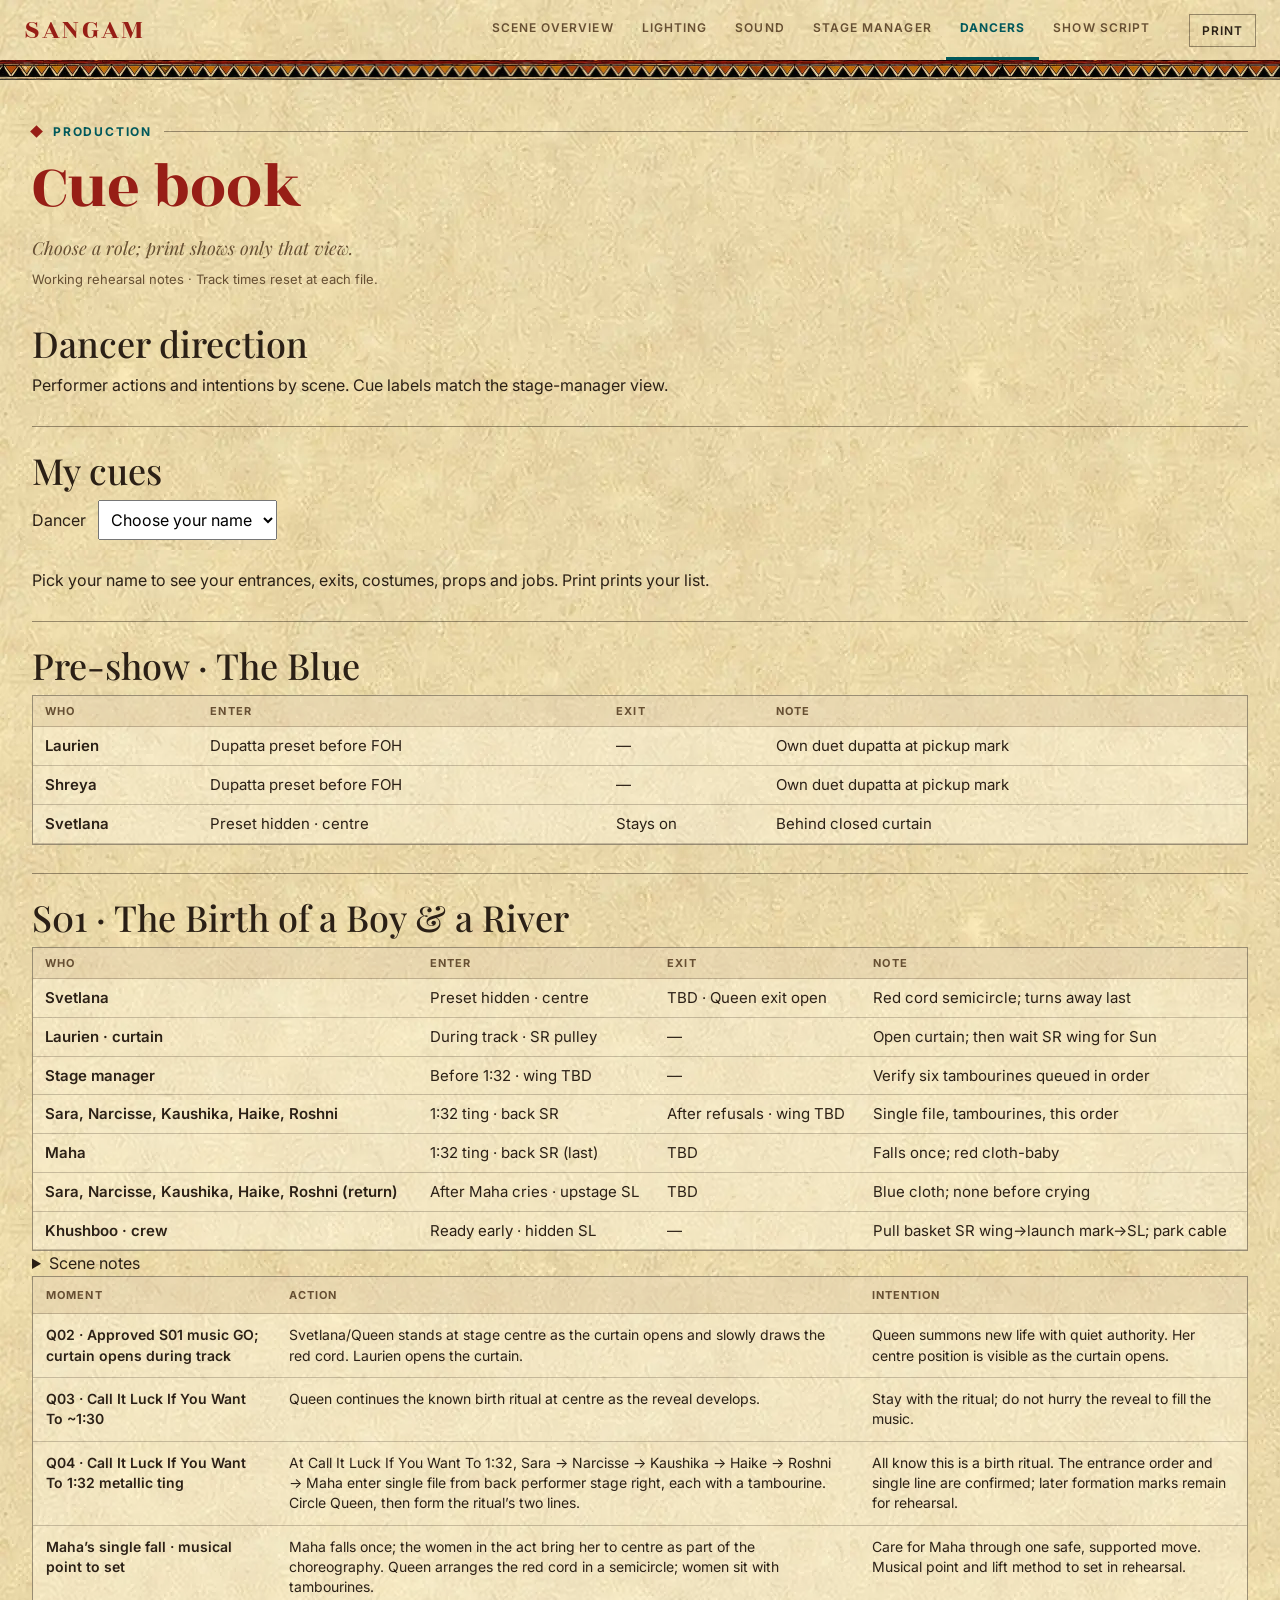
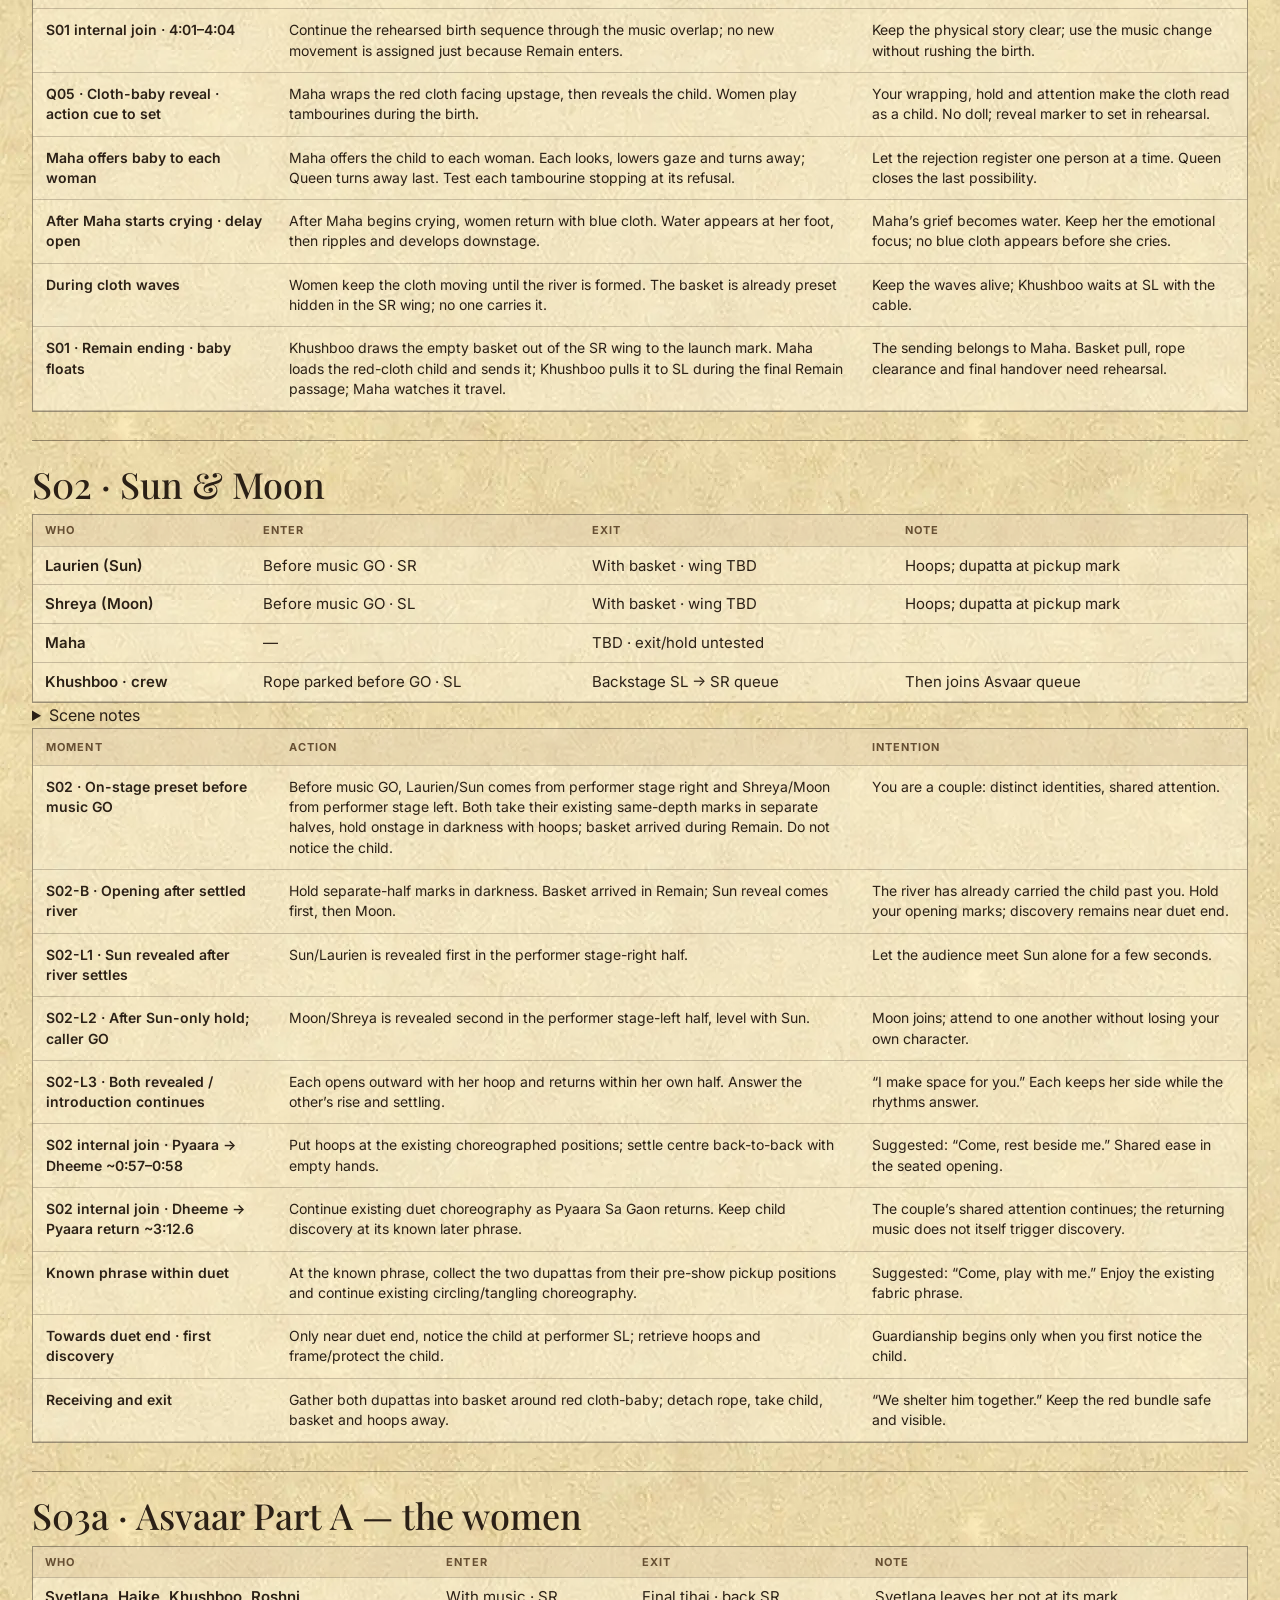
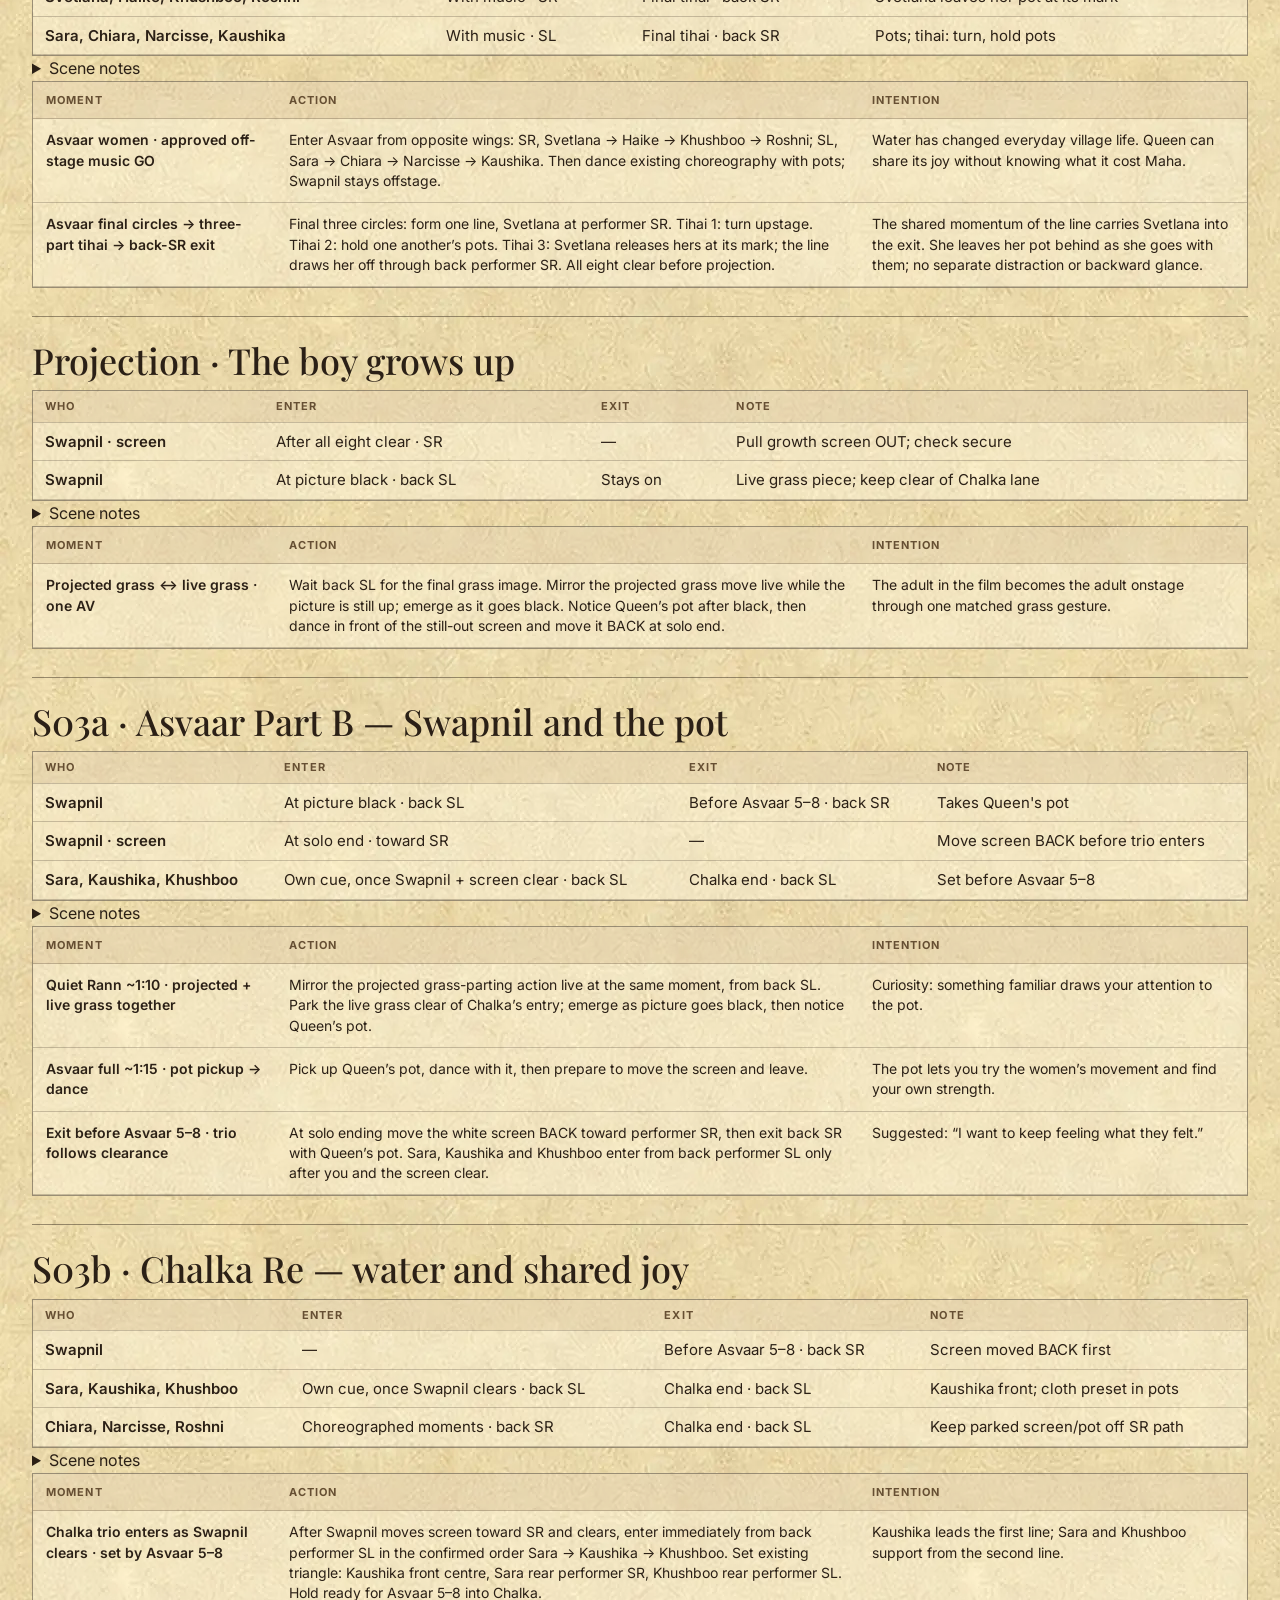
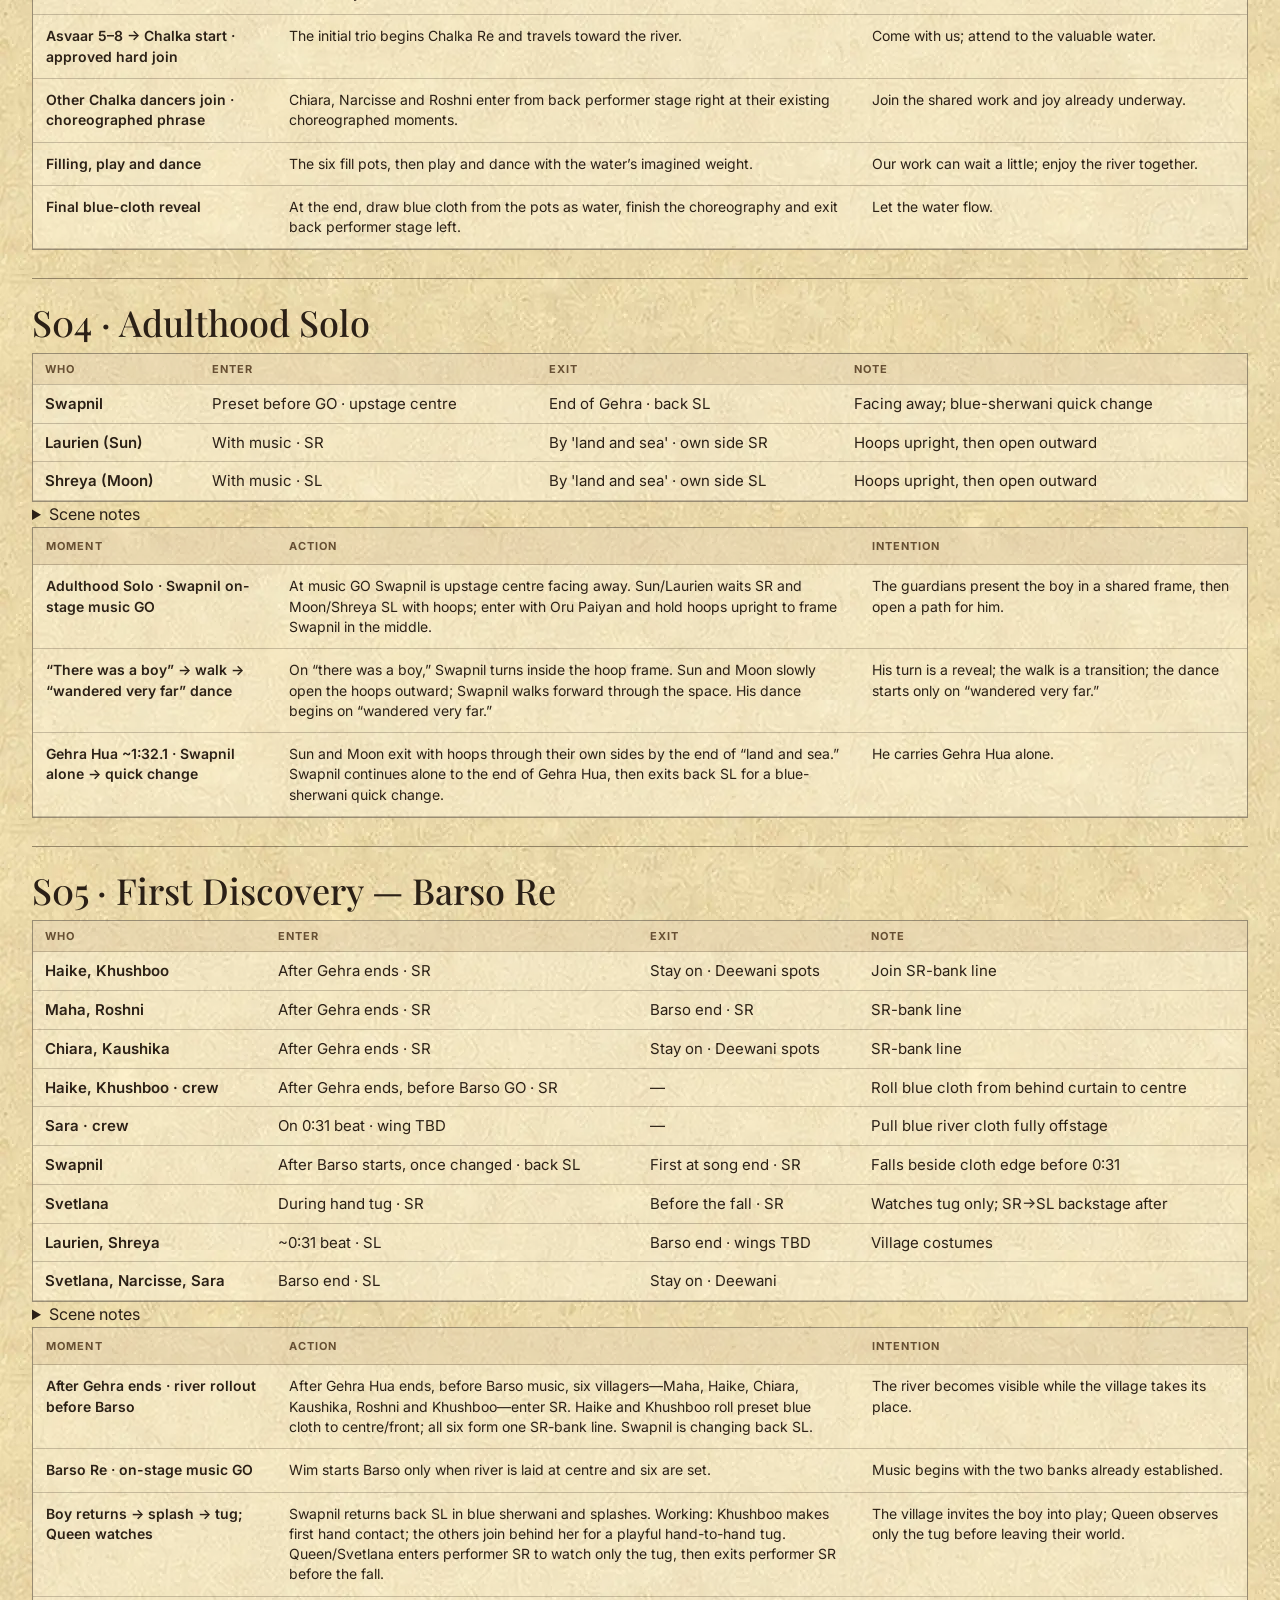
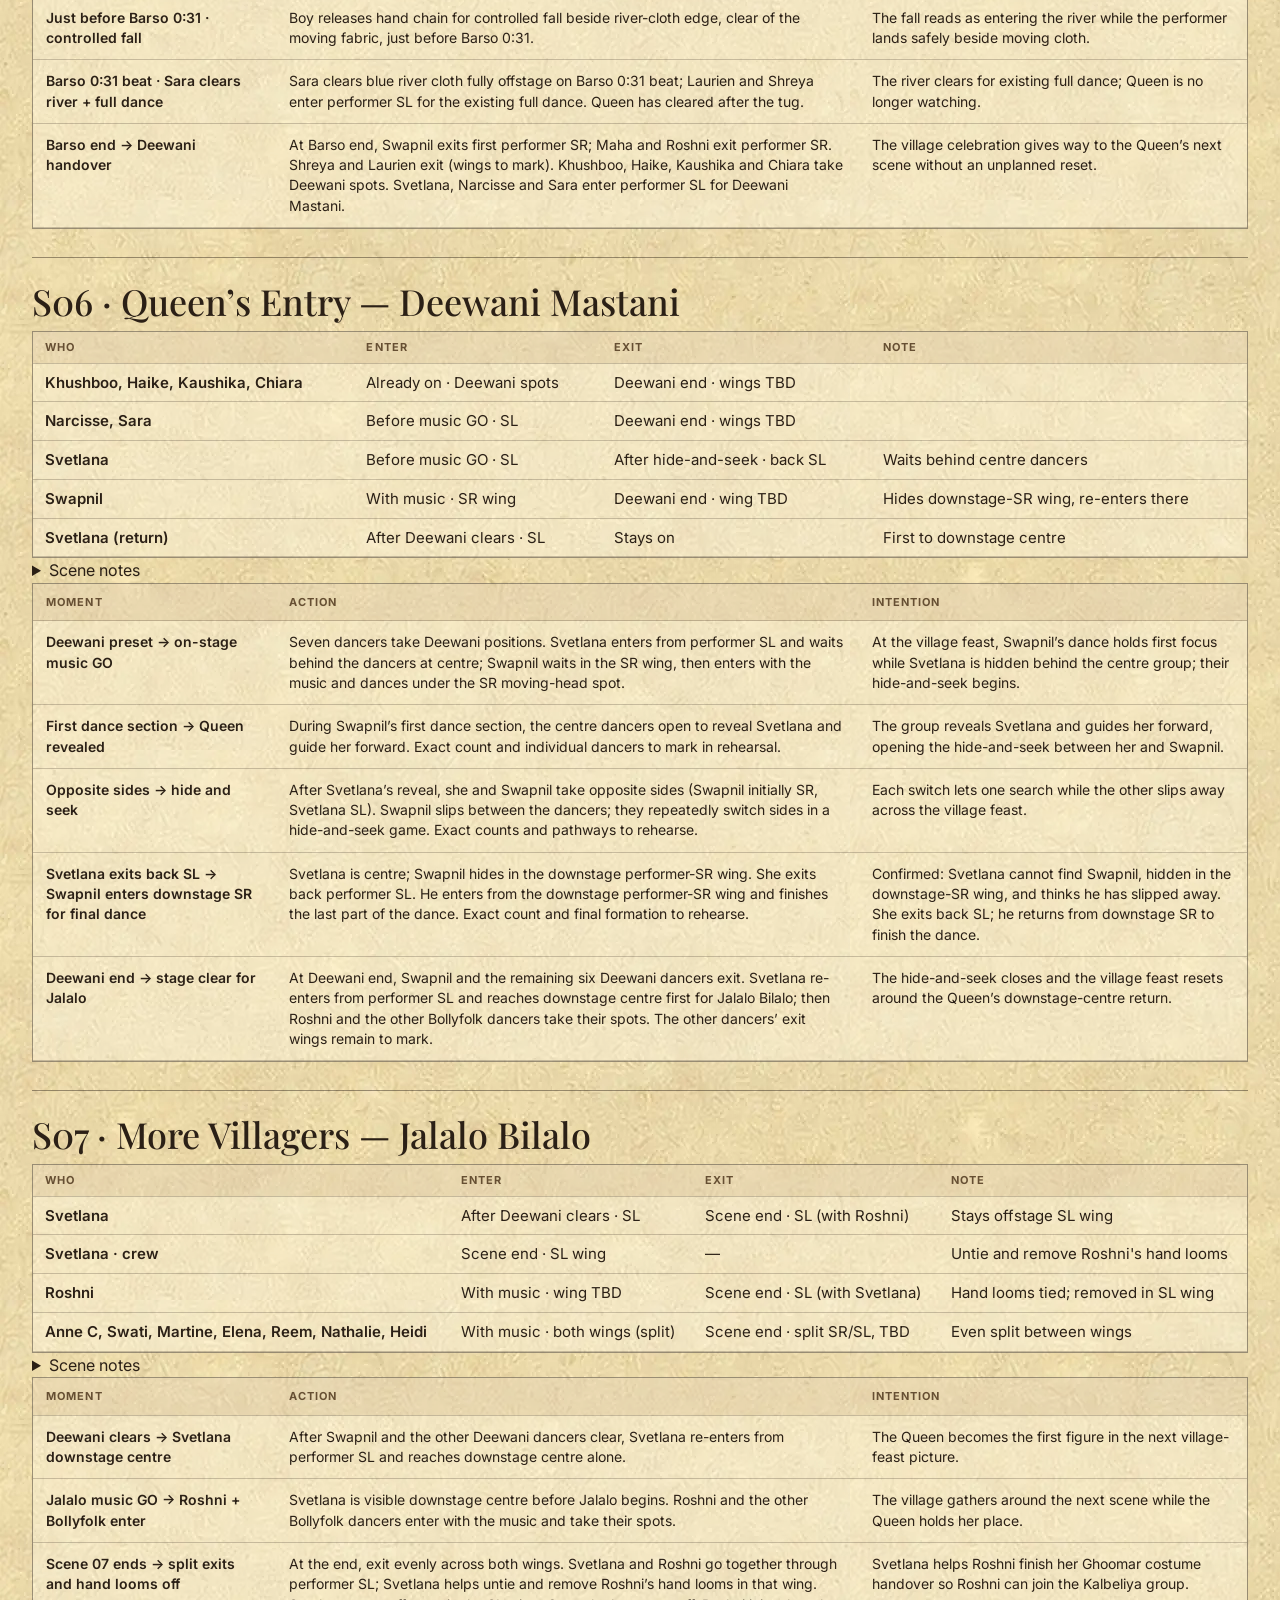
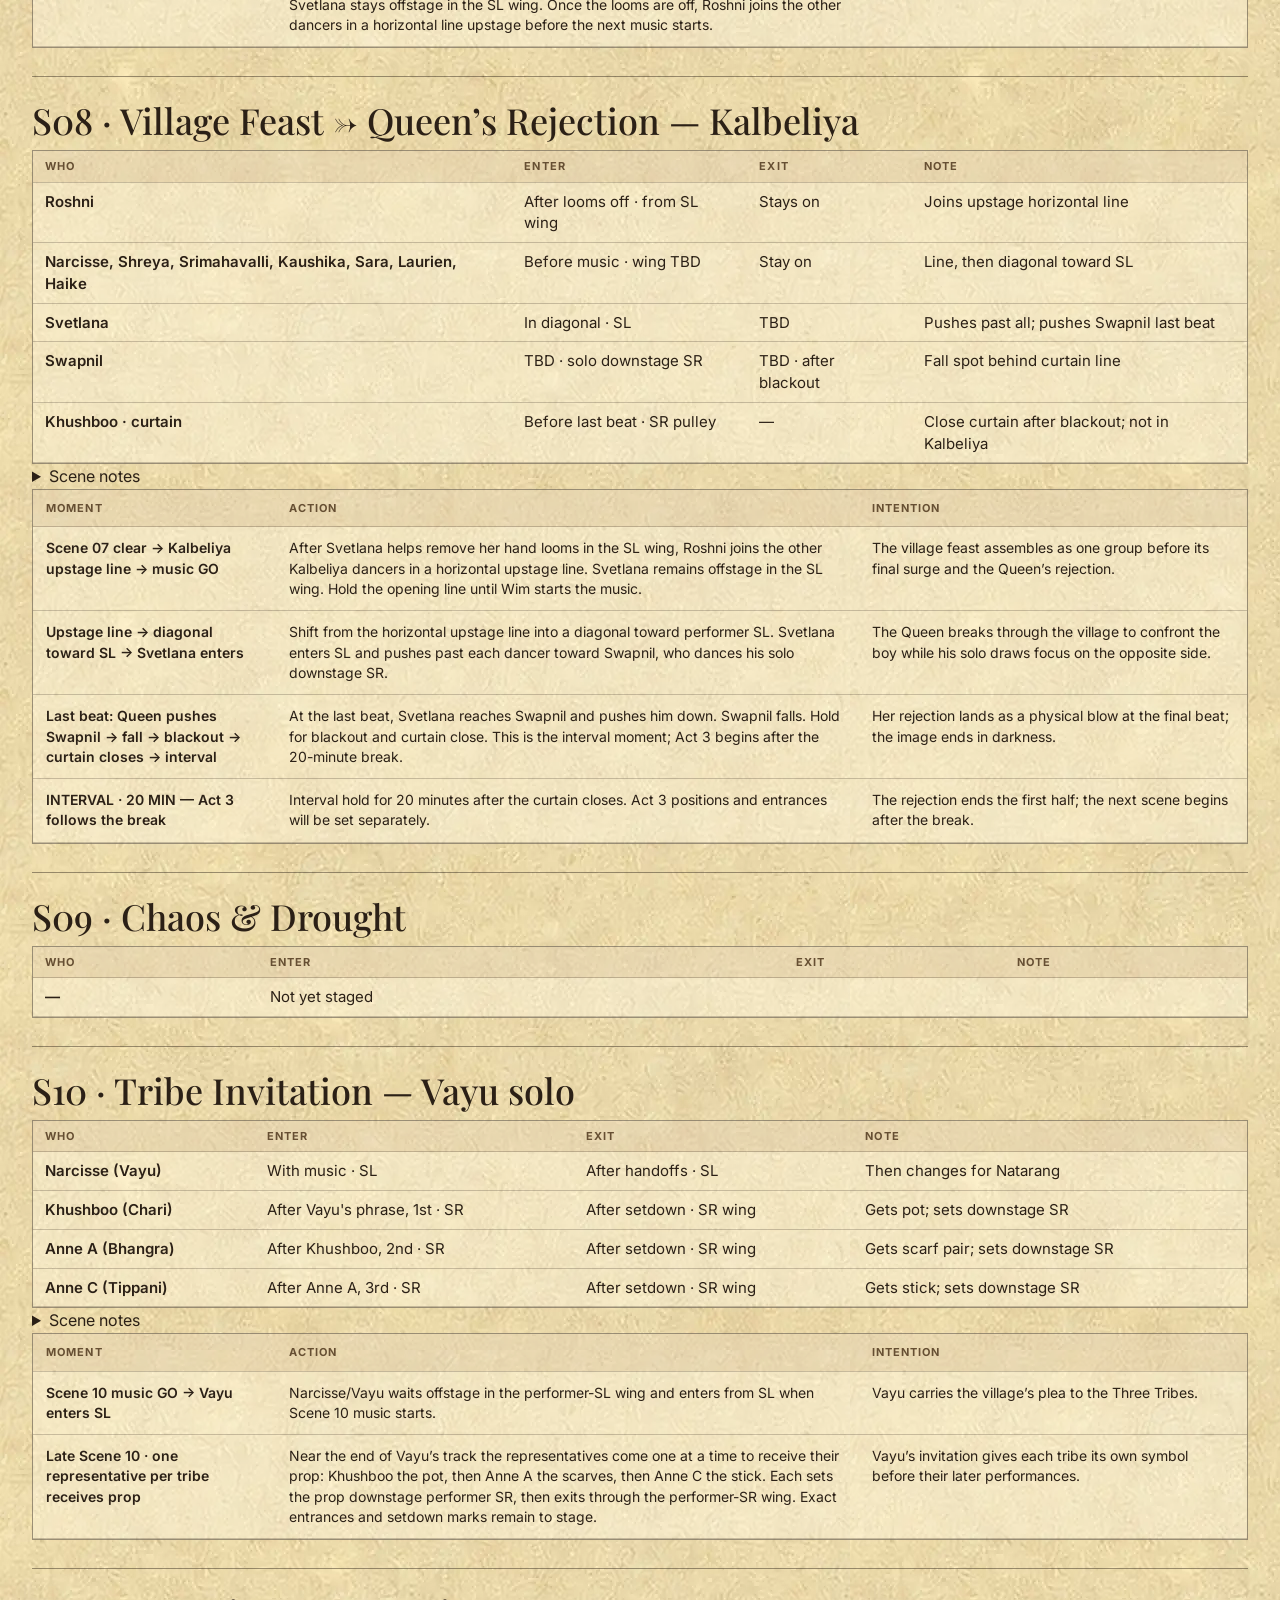
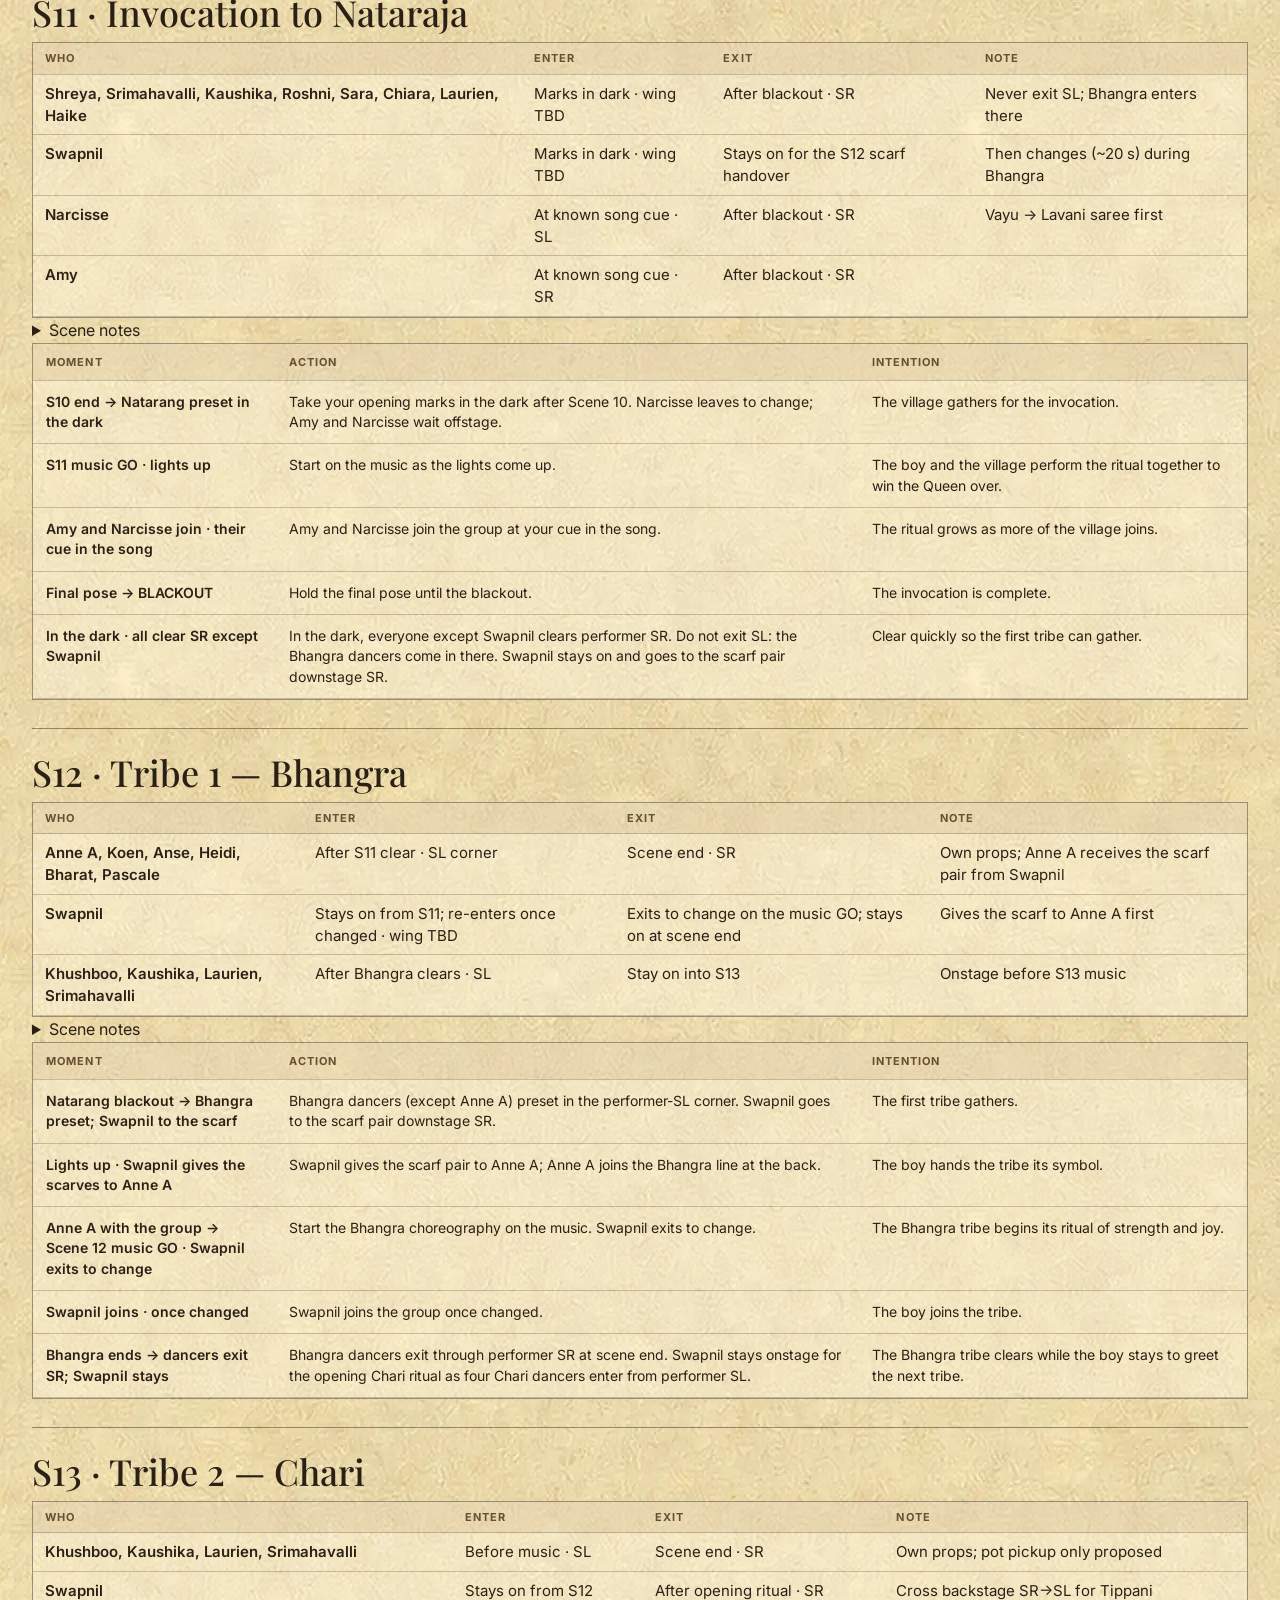
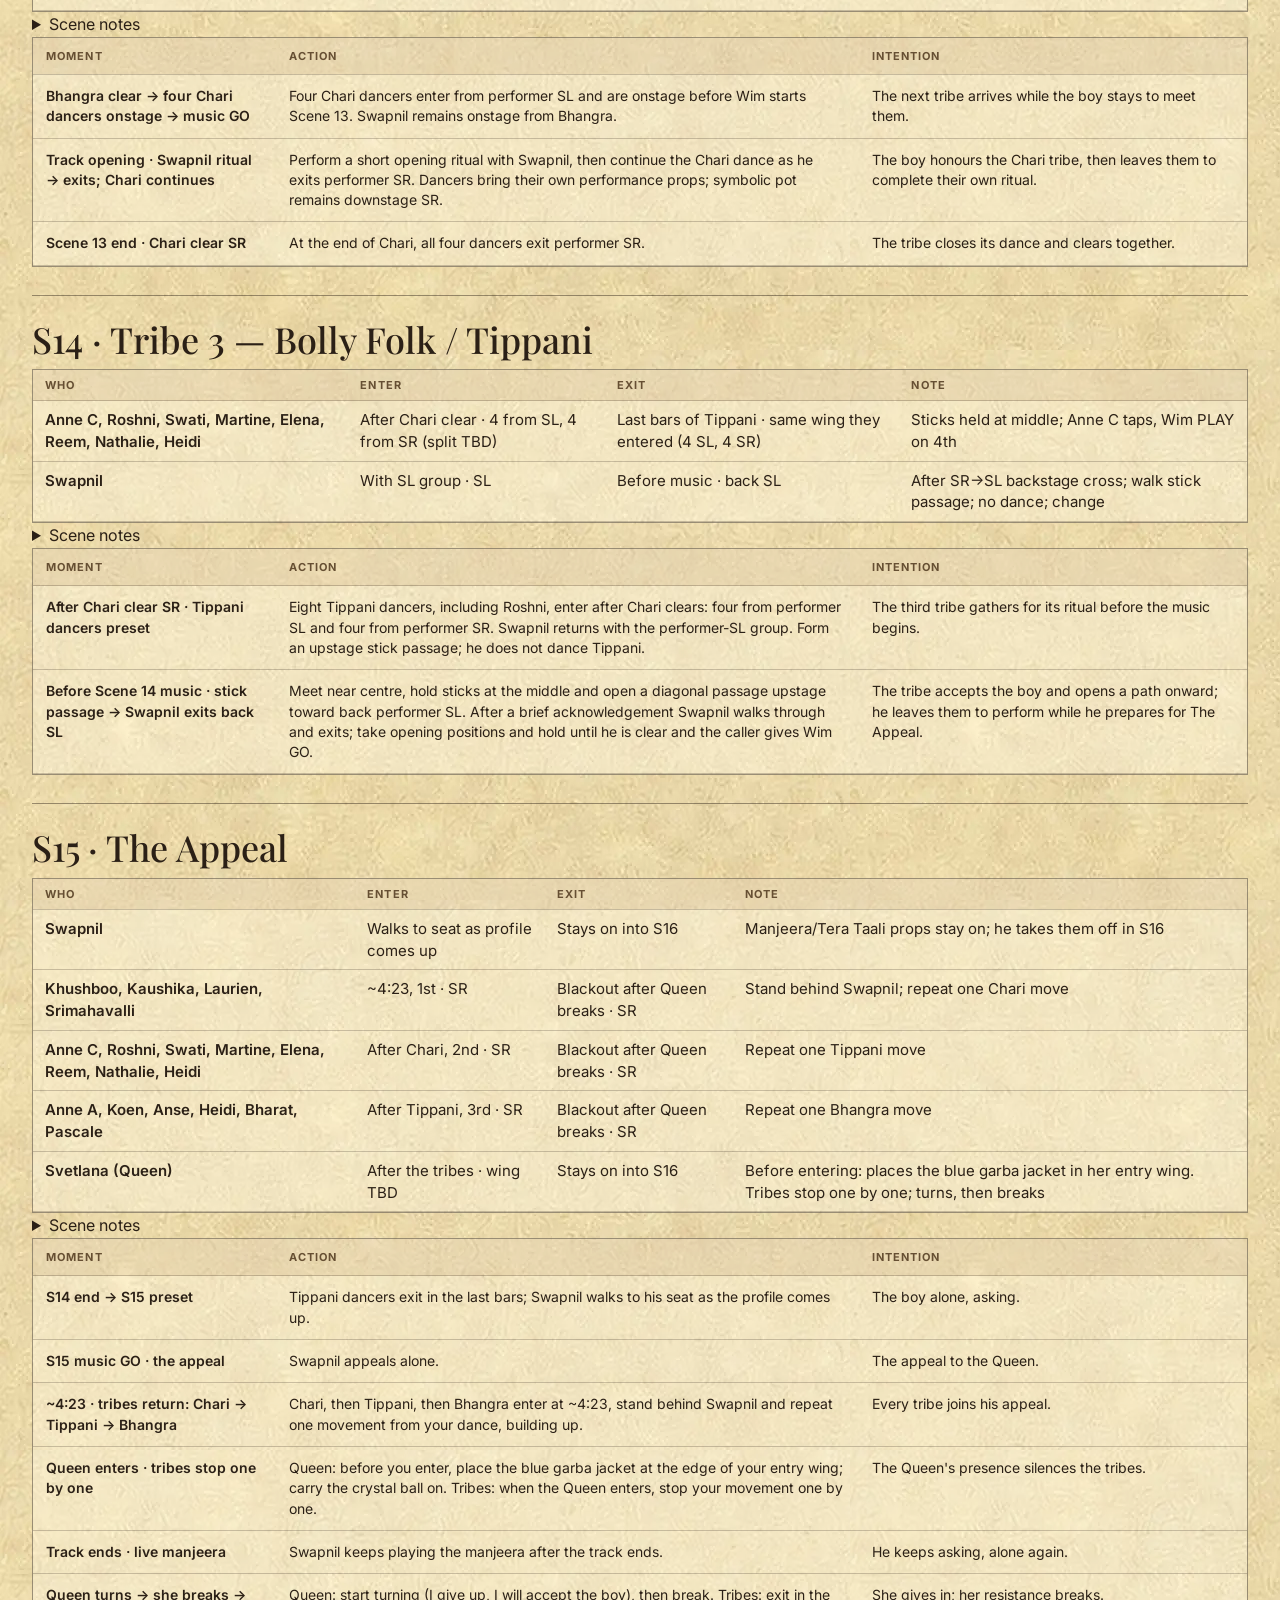
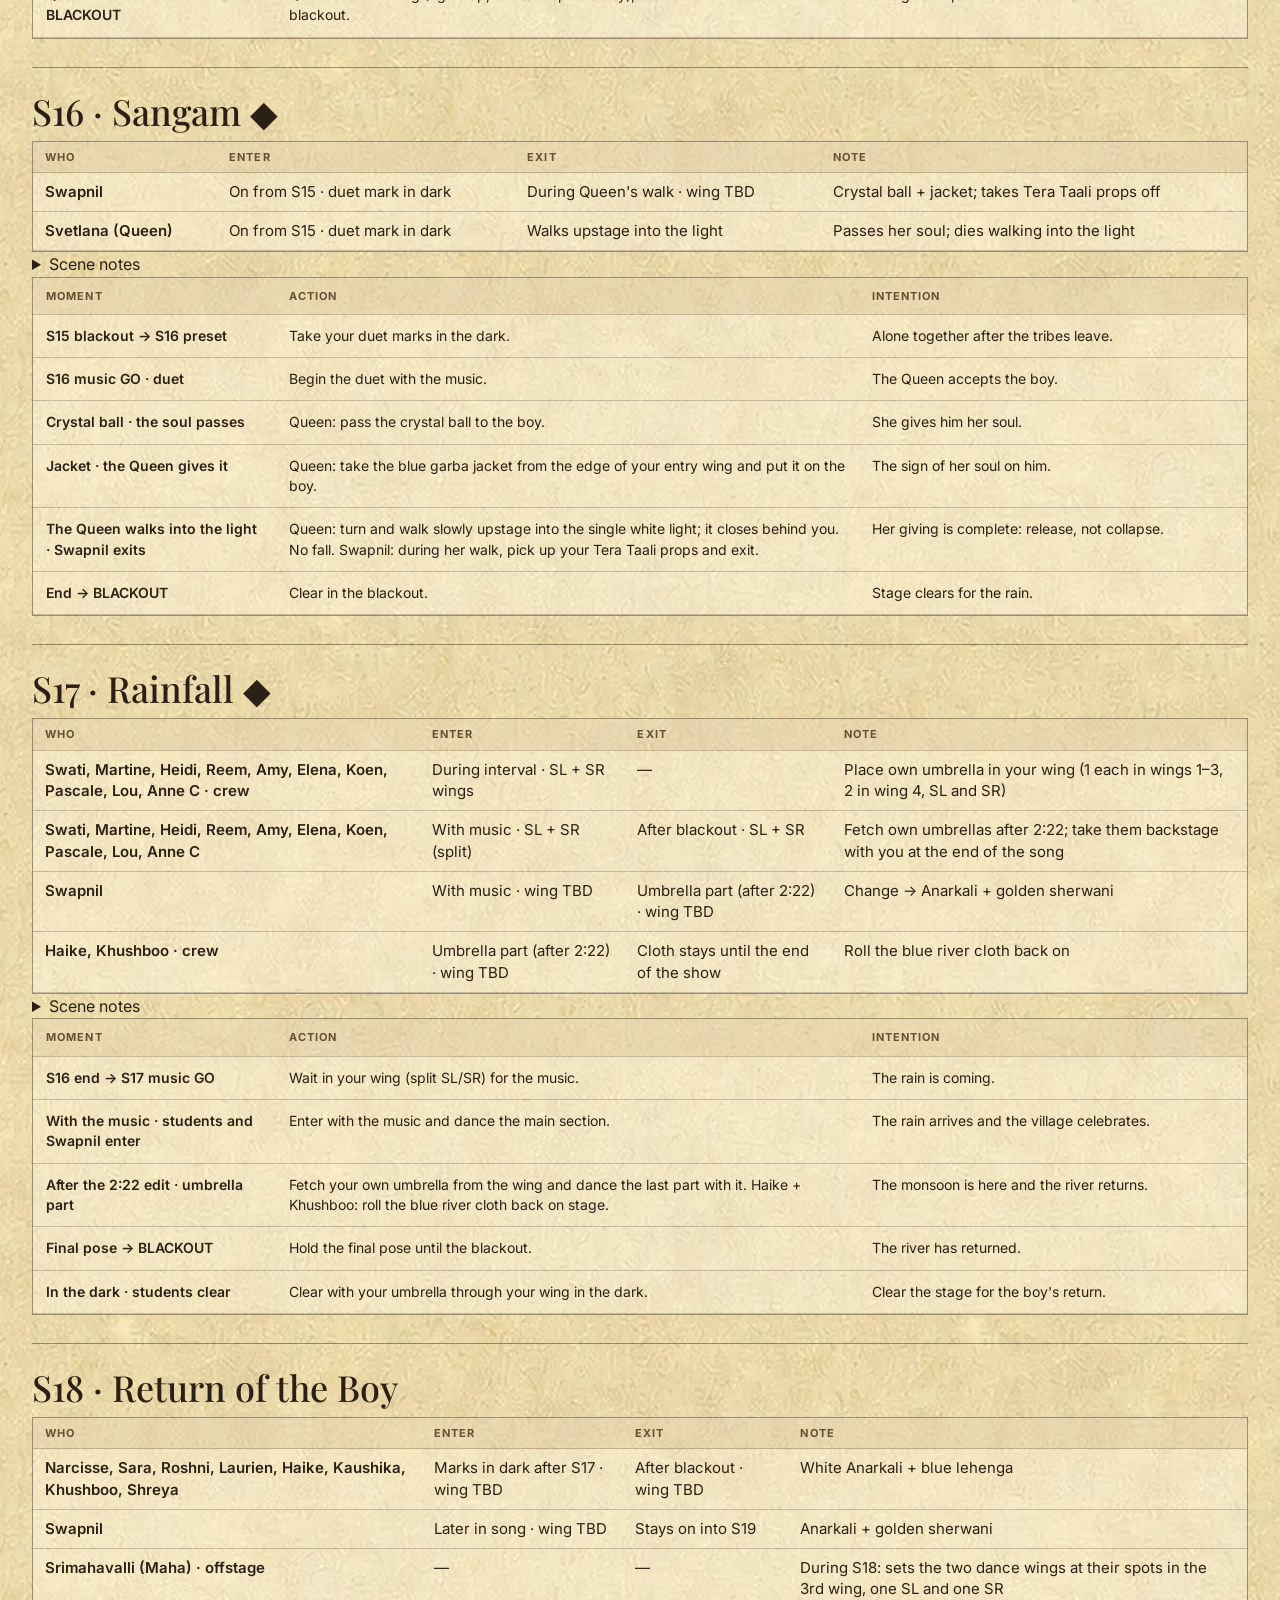
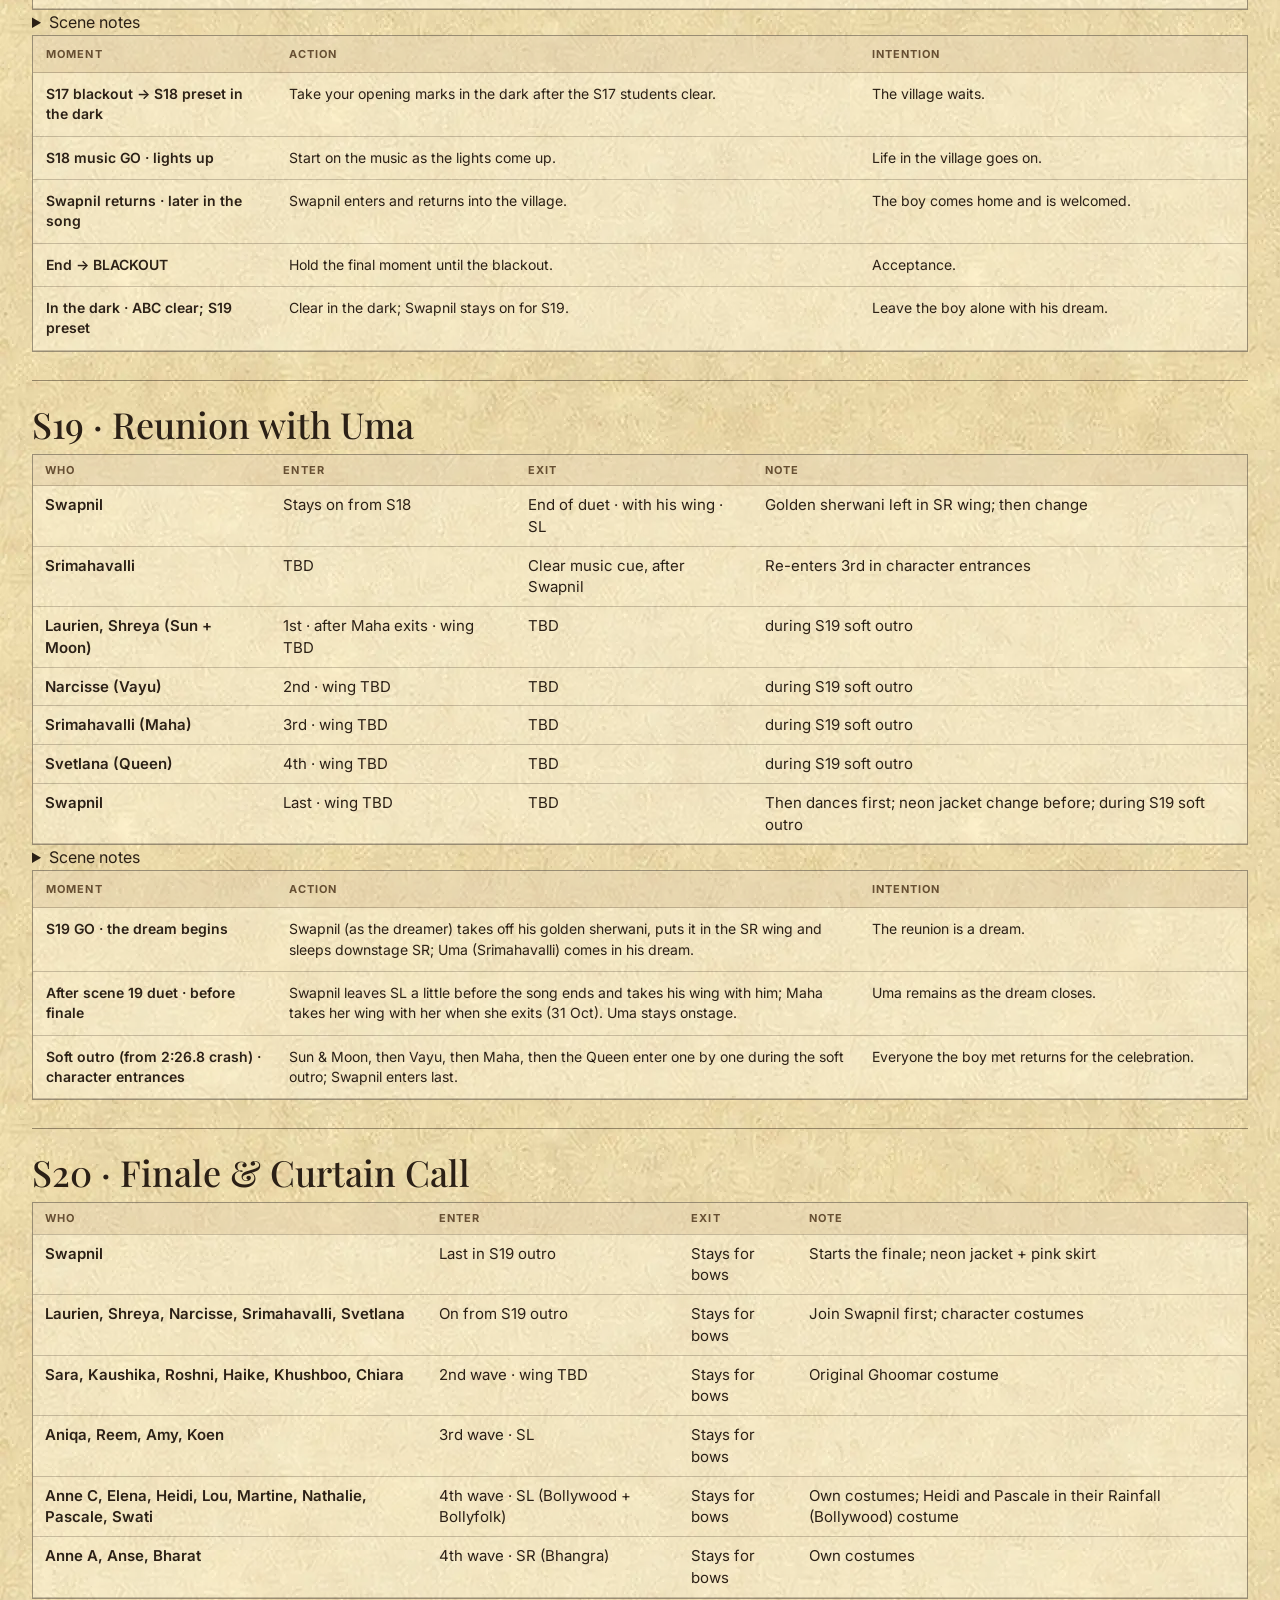
<file: sangam/SANGAM-DANCER-DIRECTION.html>
<!doctype html><html lang="en"><meta charset="utf-8"><meta name="robots" content="noindex,nofollow"><meta http-equiv="refresh" content="0;url=SANGAM-CUE-SHEETS.html?sheet=dancer"><title>SANGAM — Dancer direction</title><script>location.replace('SANGAM-CUE-SHEETS.html?sheet=dancer'+location.hash)</script><p>Dancer direction is now in the <a href="SANGAM-CUE-SHEETS.html?sheet=dancer">SANGAM cue book</a>.</p></html>
</file>
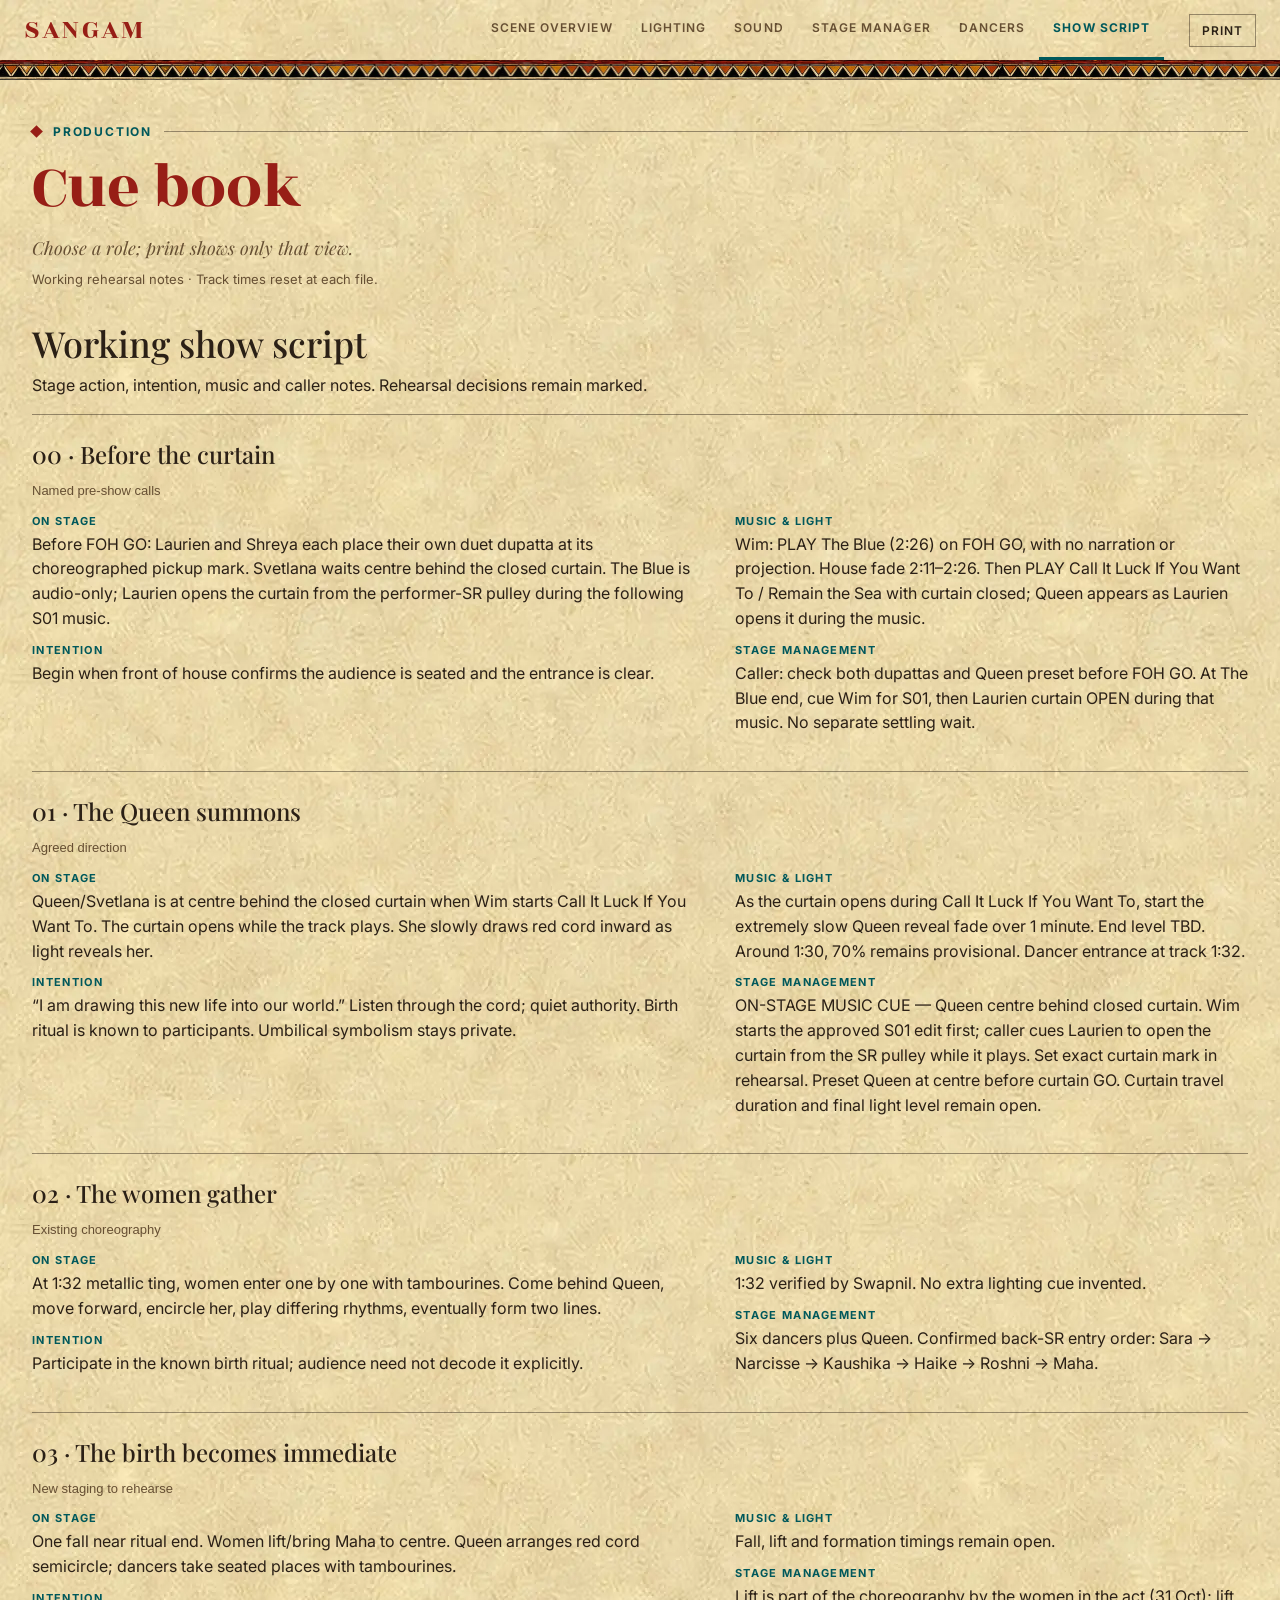
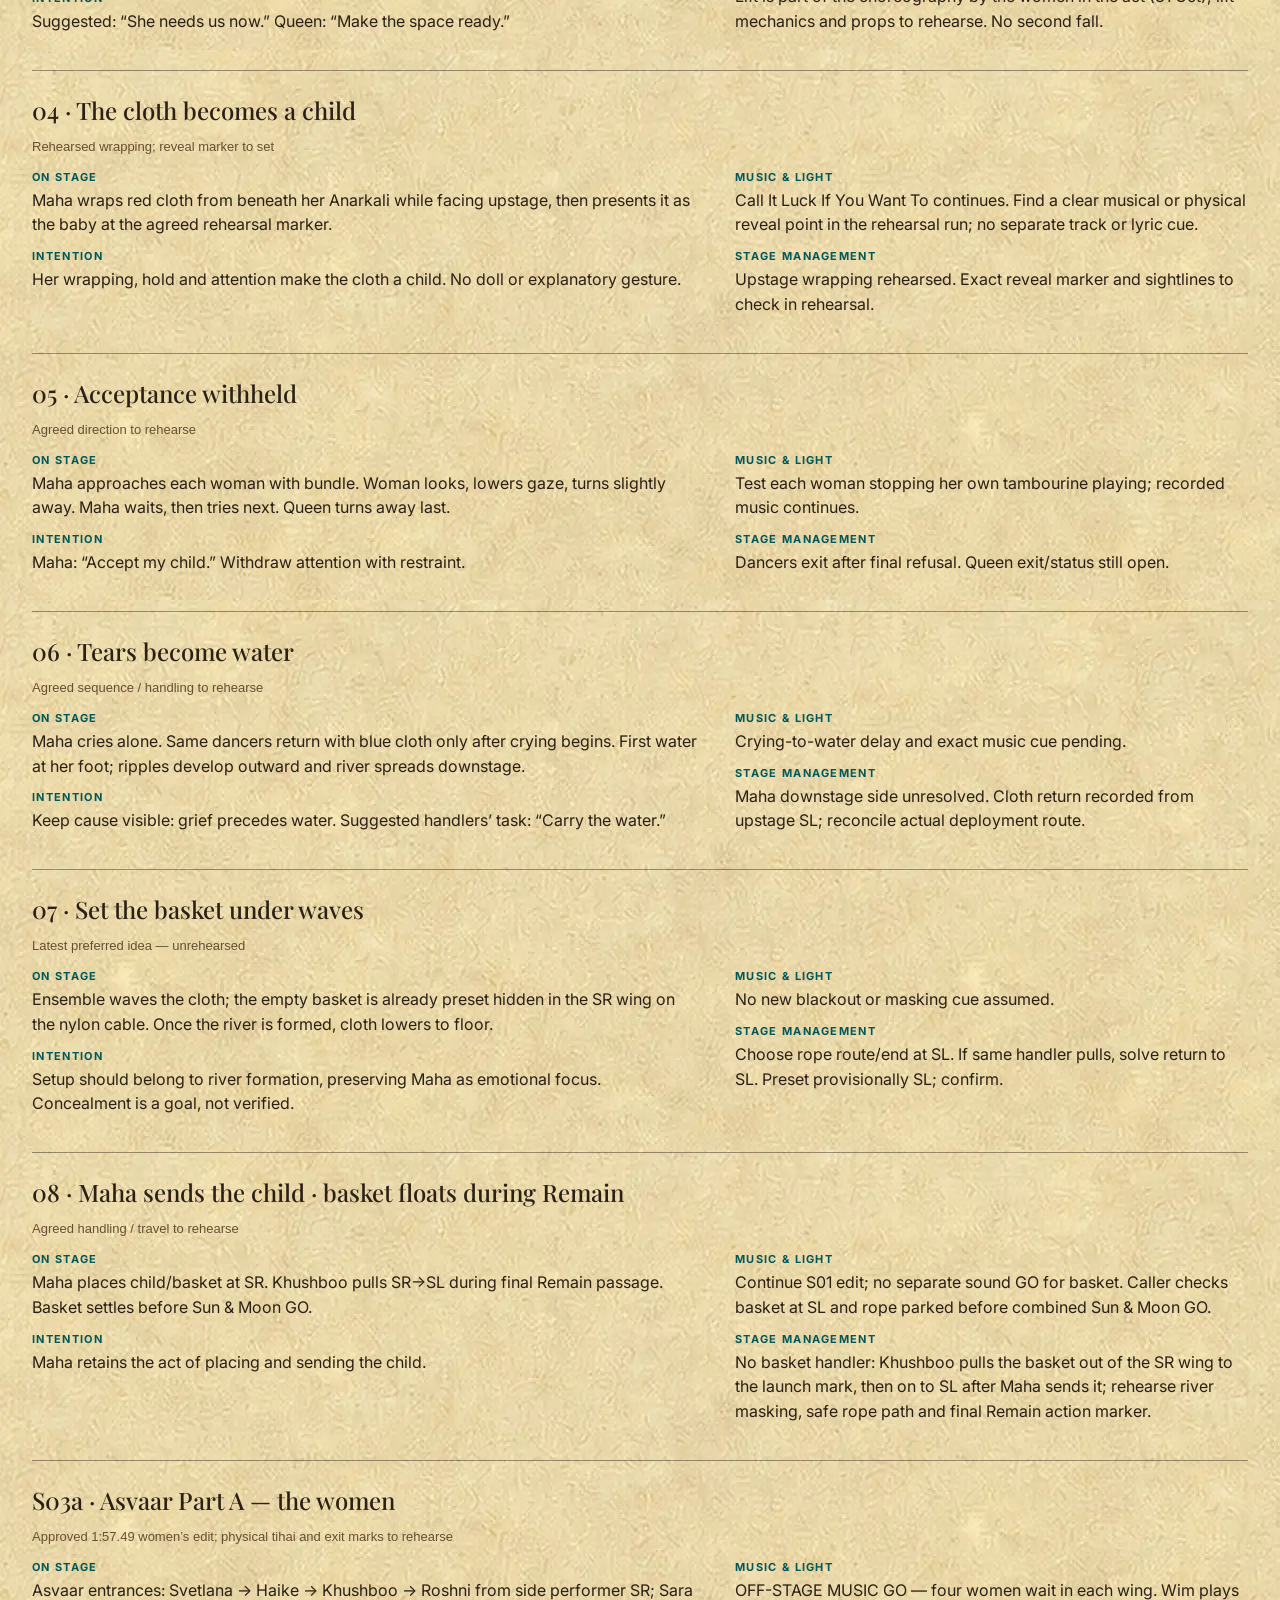
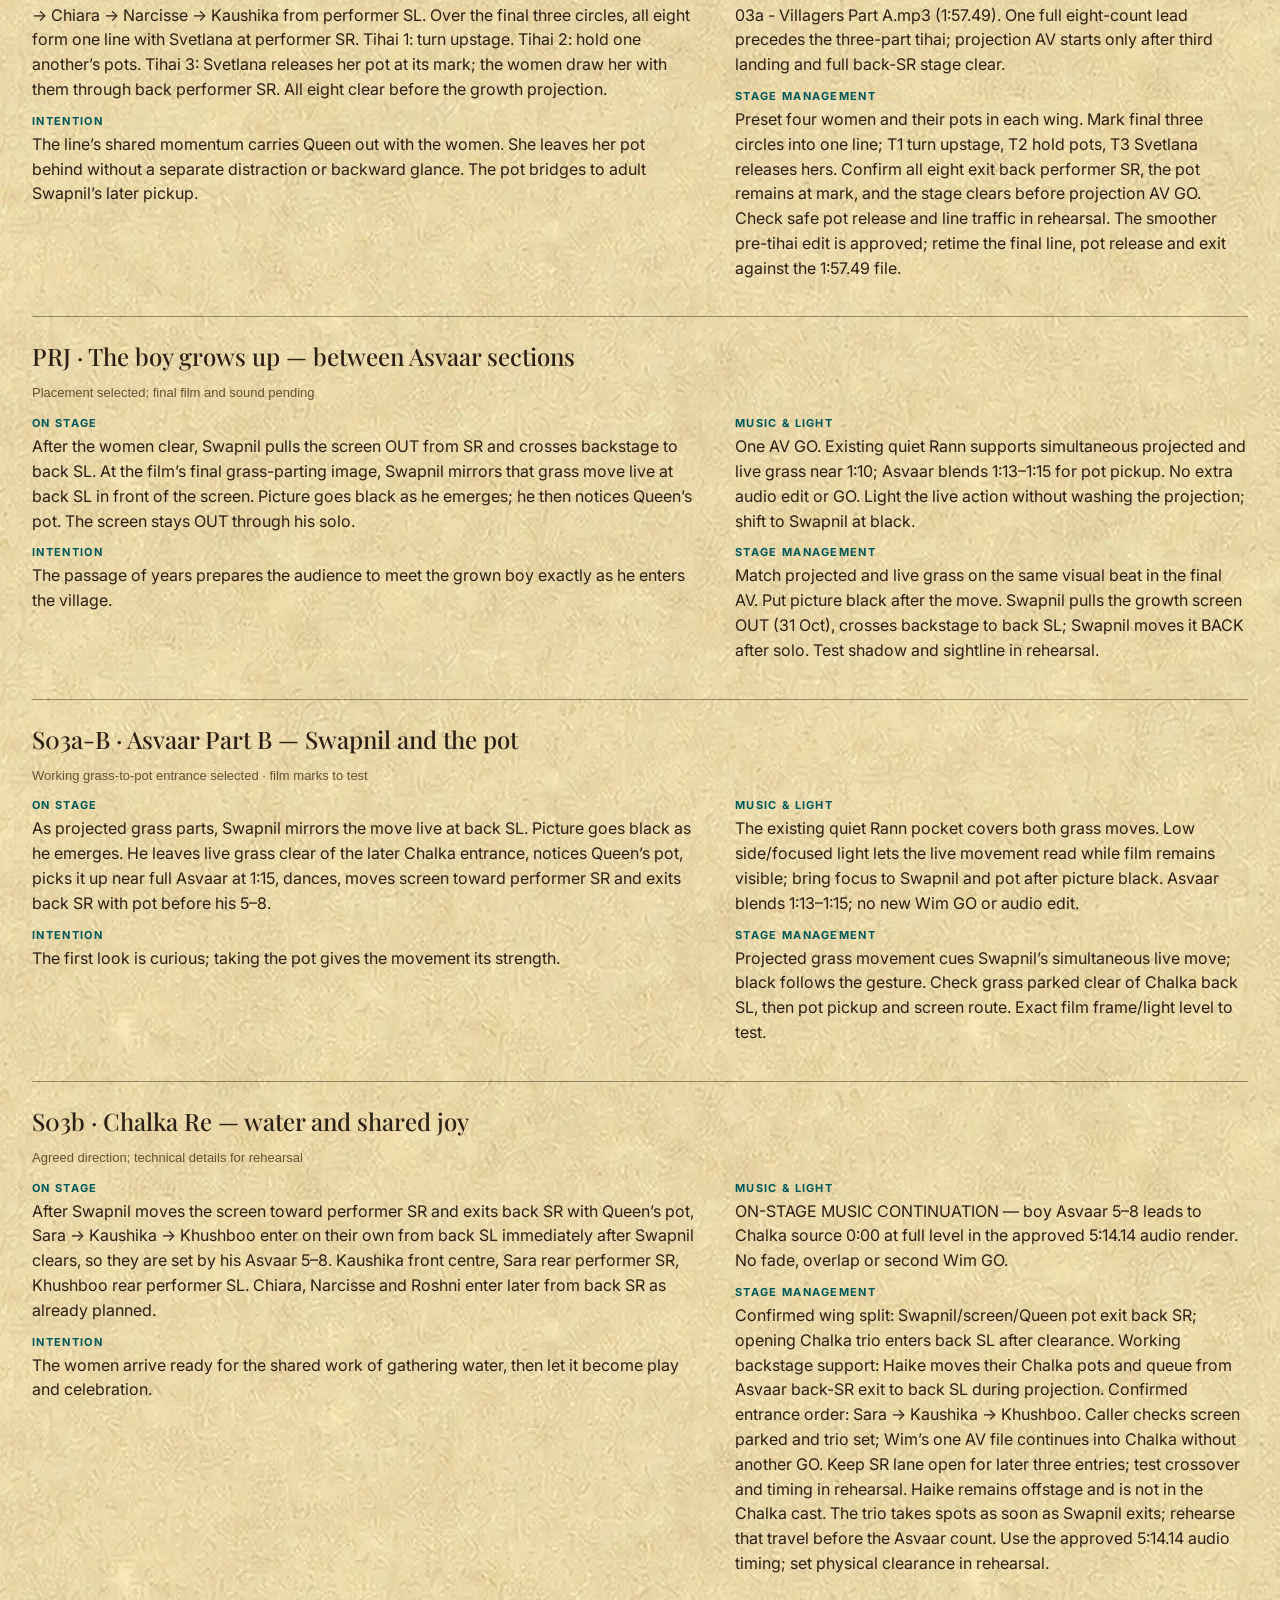
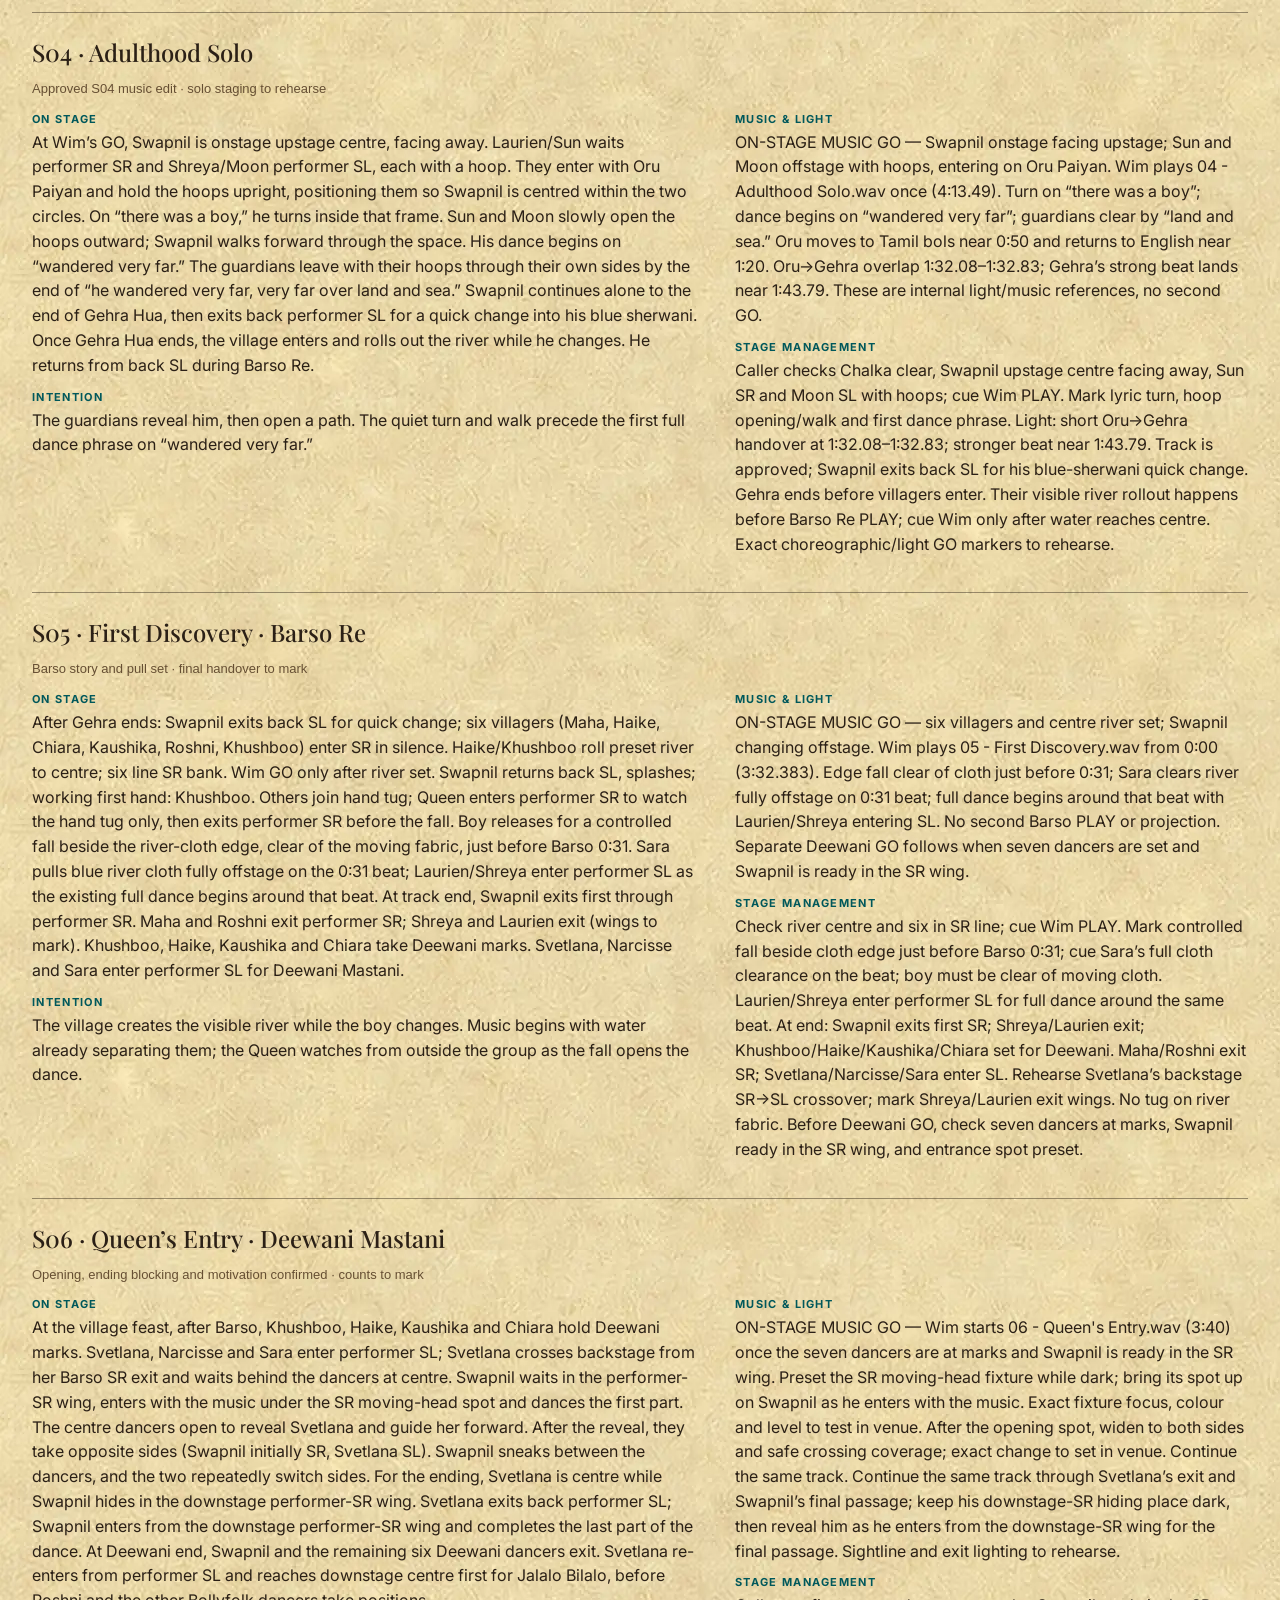
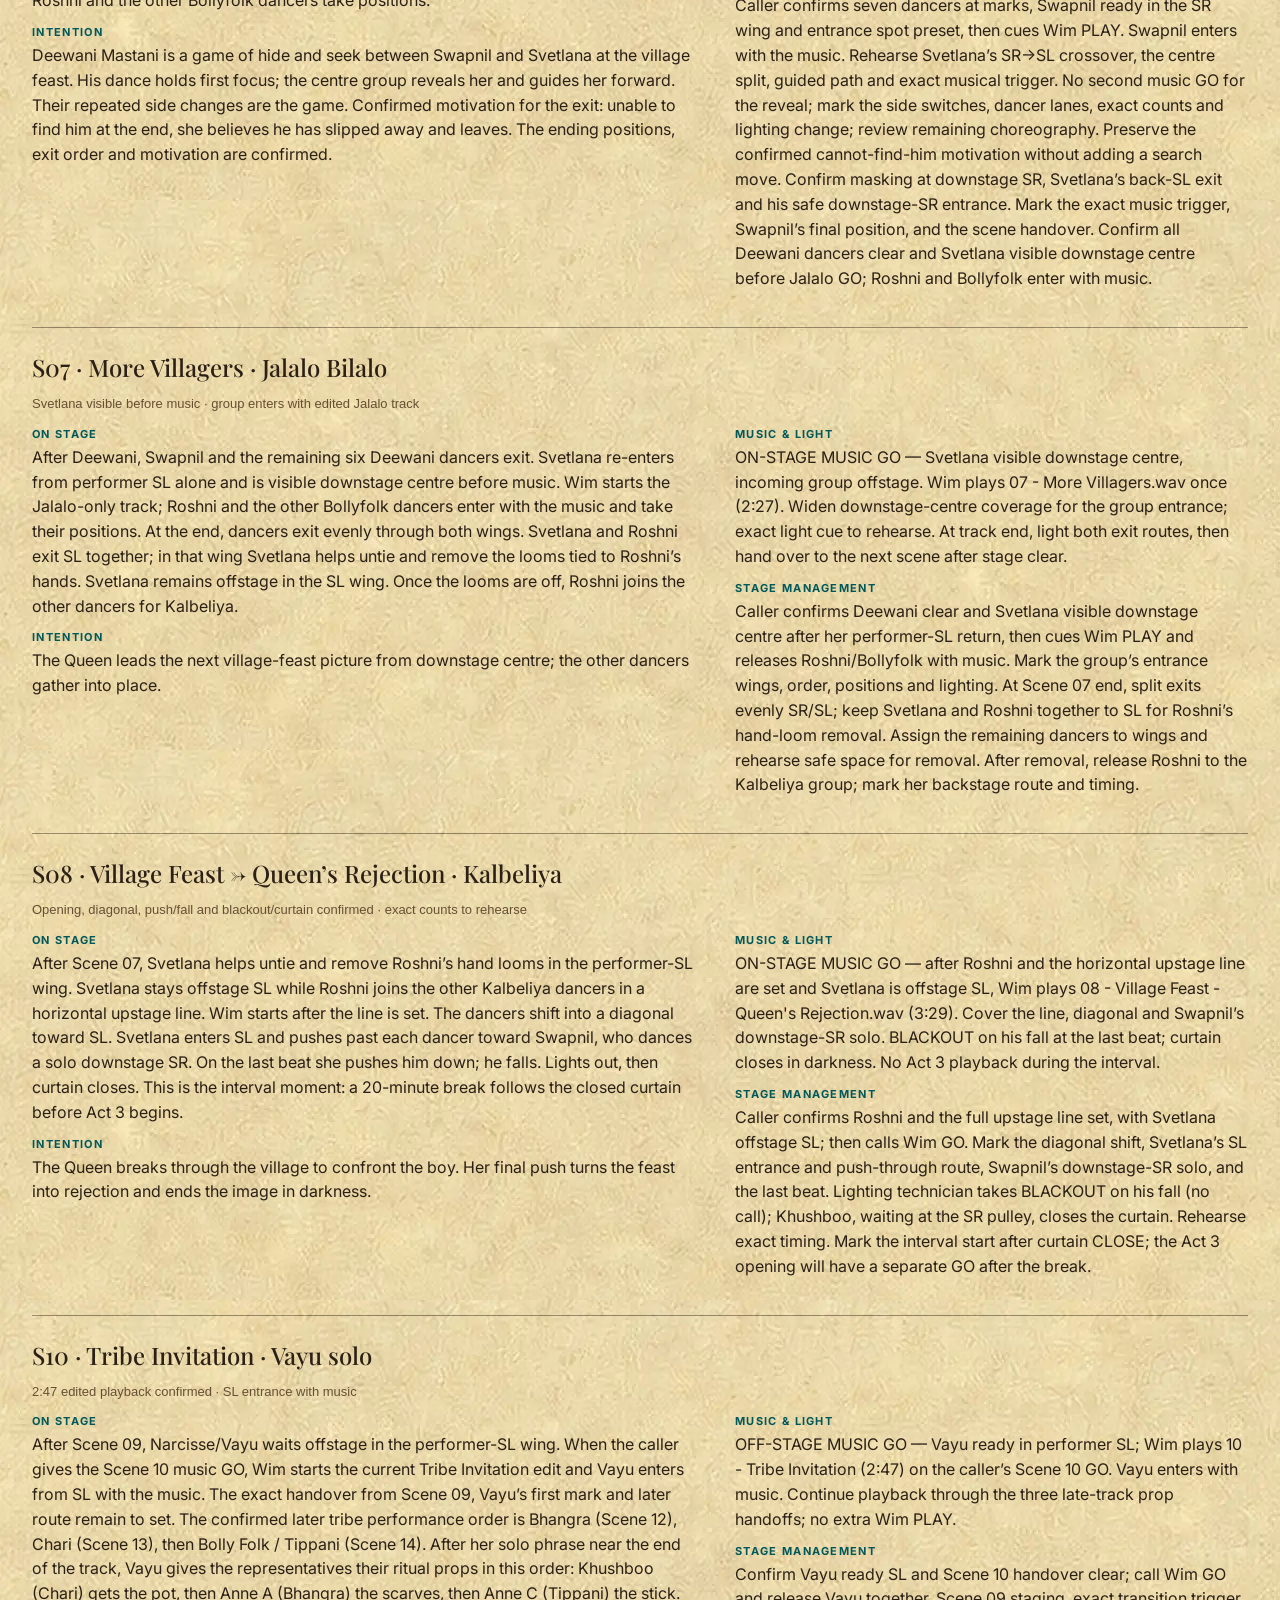
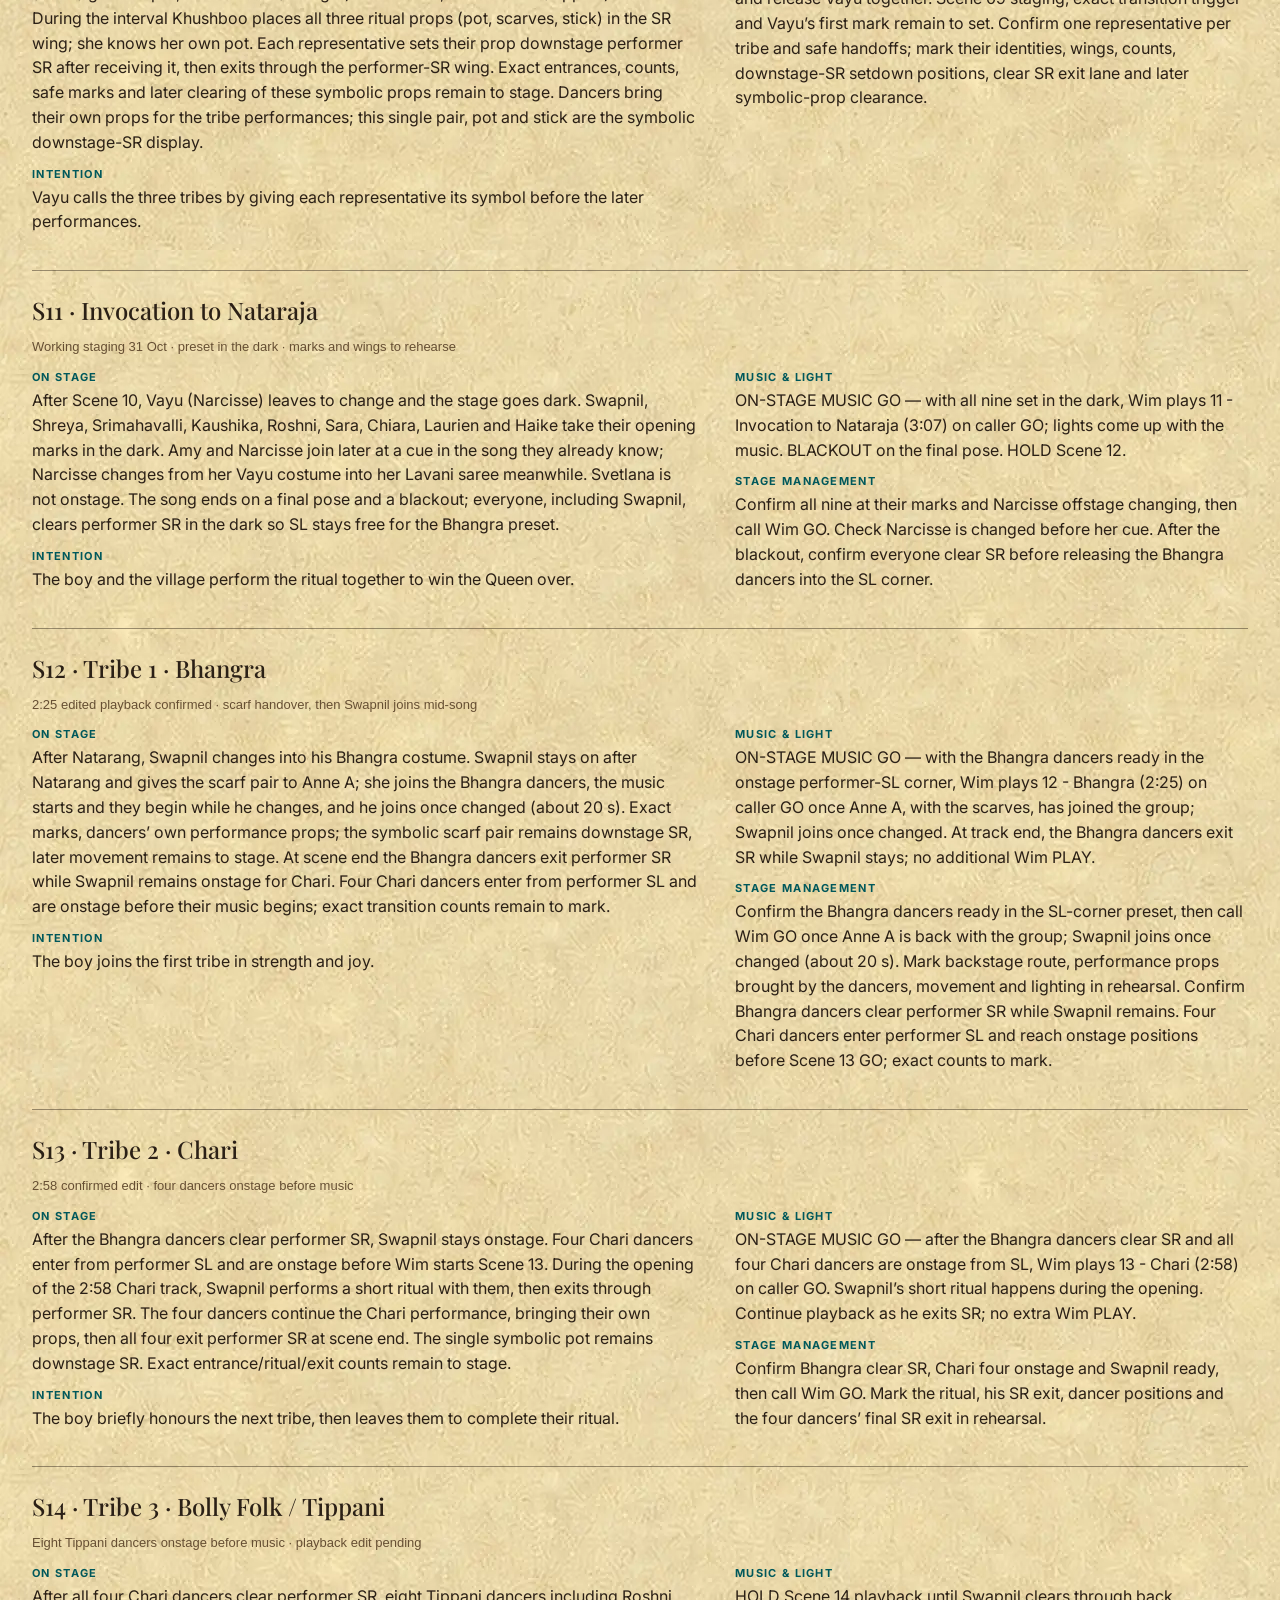
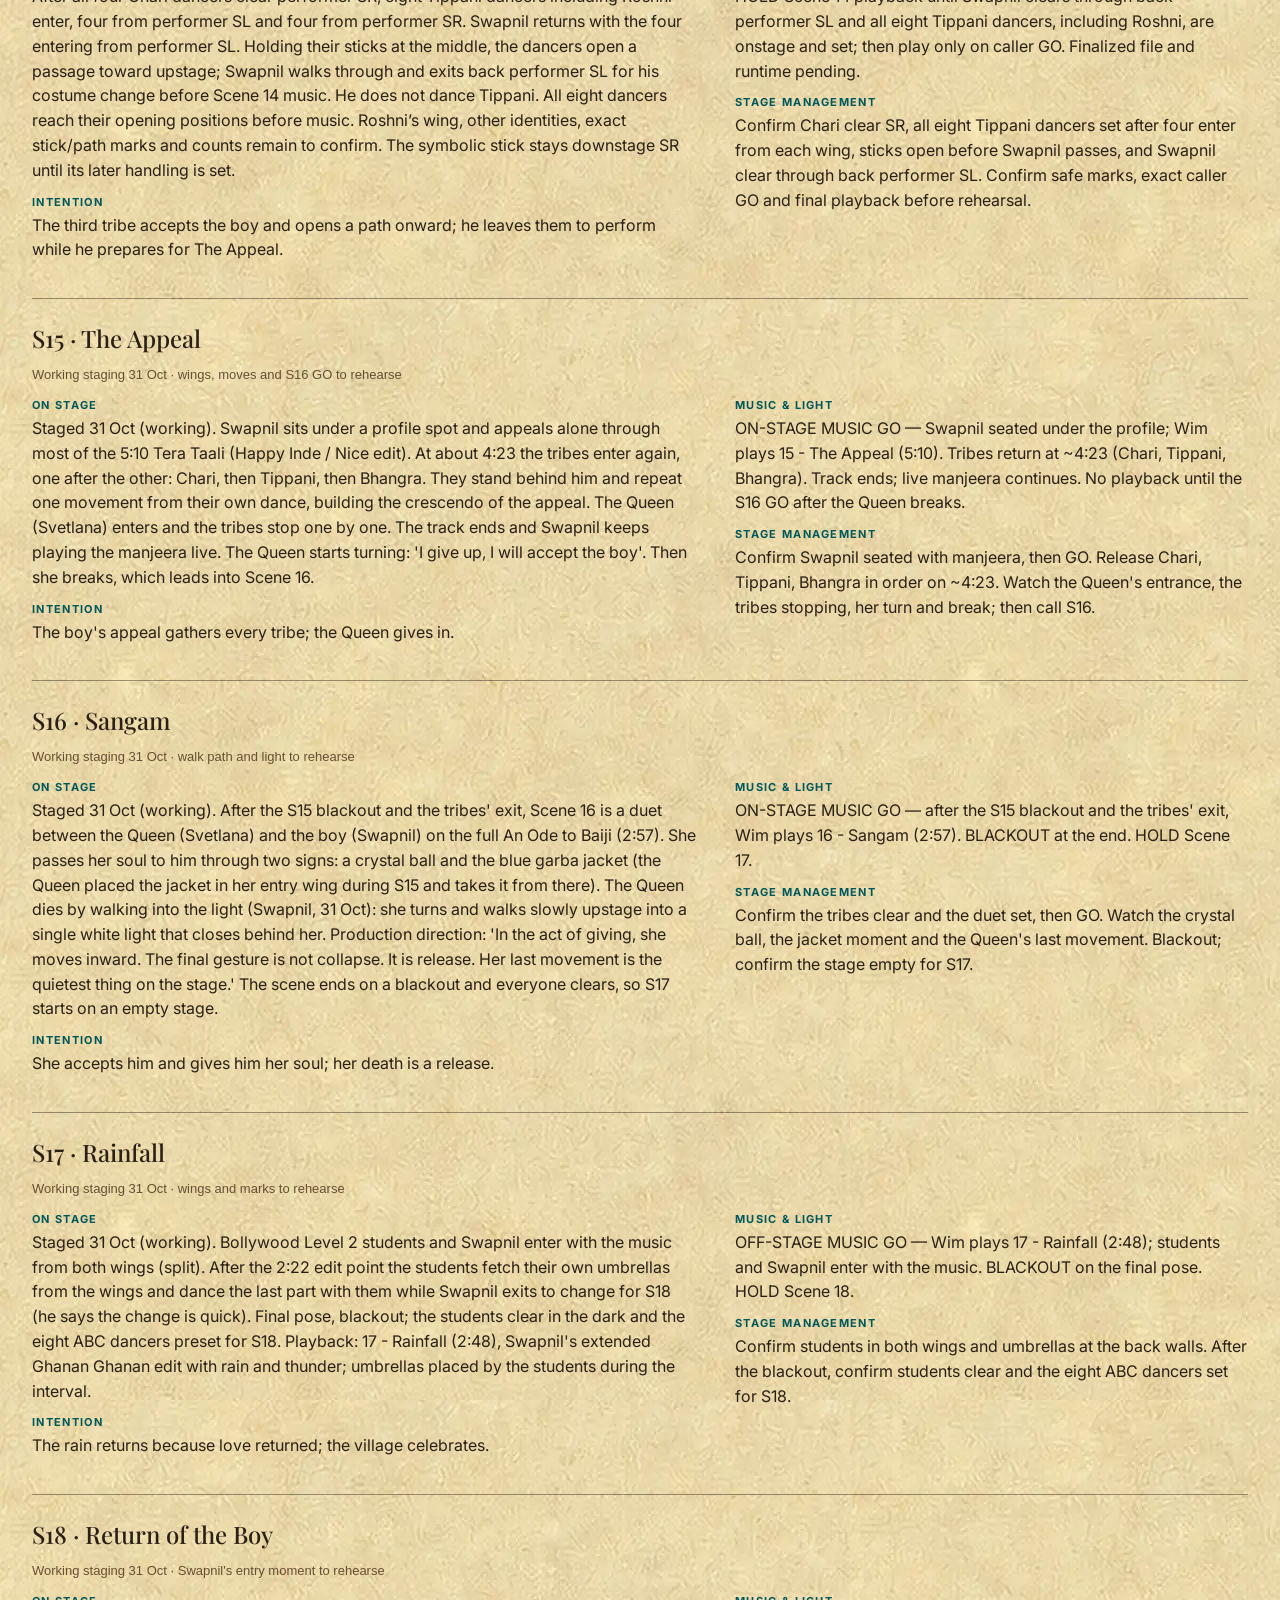
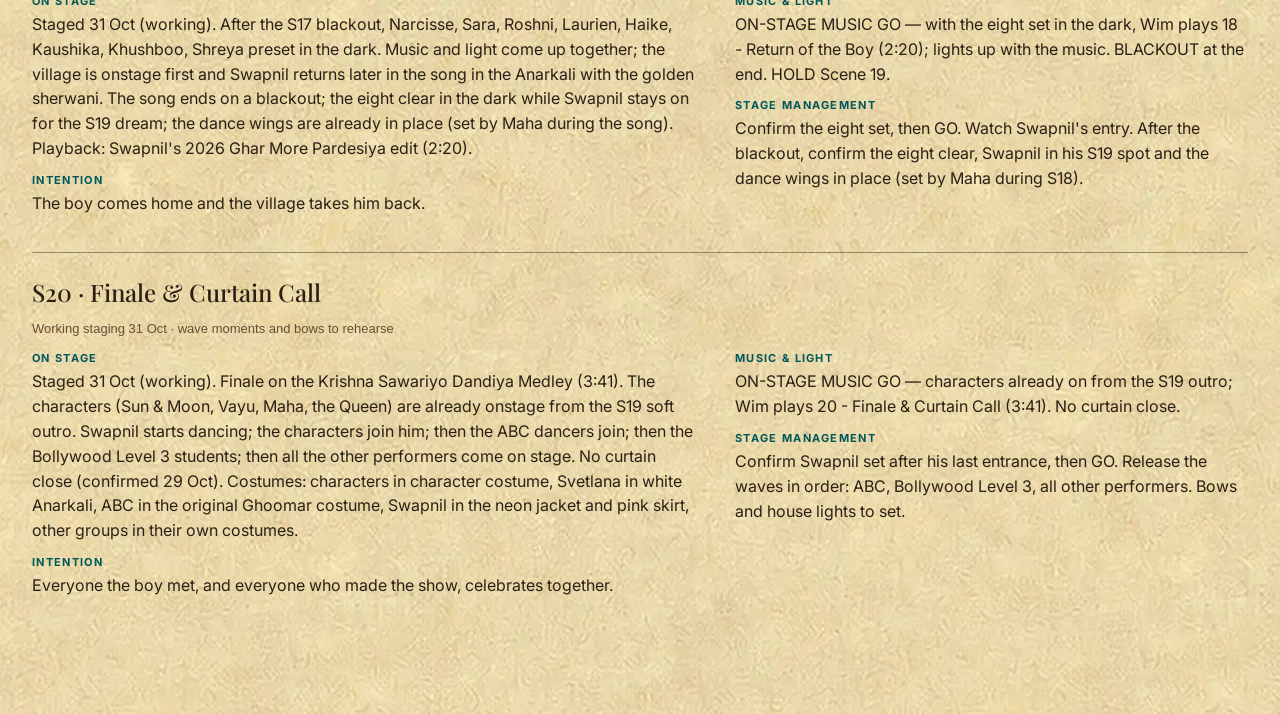
<file: sangam/SANGAM-SHOW-SCRIPT.html>
<!doctype html><html lang="en"><meta charset="utf-8"><meta name="robots" content="noindex,nofollow"><meta http-equiv="refresh" content="0;url=SANGAM-CUE-SHEETS.html?sheet=script"><title>SANGAM — Show script</title><script>location.replace('SANGAM-CUE-SHEETS.html?sheet=script'+location.hash)</script><p>The show script is now in the <a href="SANGAM-CUE-SHEETS.html?sheet=script">SANGAM cue book</a>.</p></html>
</file>
<file: fonts.css>
/* ==========================================================================
   Swapnil Dagliya — self-hosted type
   Archivo (display, wdth+wght variable) · Instrument Sans (body, wght variable
   + italic) · Shantell Sans (hand, wght variable).

   Files are the latin / latin-ext woff2 subsets Google Fonts serves, downloaded
   into assets/fonts/ so the page makes zero third-party requests (GDPR: no EU
   visitor IP is handed to Google's font host). Axes and unicode-ranges below
   mirror the original css2 response exactly — swap nothing without re-checking
   the display weights (h1/h2 run at 790–850 with font-stretch 76–124%).
   ========================================================================== */

/* ---------------------------------- Archivo --------------------------------- */
@font-face {
  font-family: "Archivo";
  font-style: normal;
  font-weight: 100 900;
  font-stretch: 62% 125%;
  font-display: swap;
  src: url("assets/fonts/archivo-latin.woff2") format("woff2");
  unicode-range: U+0000-00FF, U+0131, U+0152-0153, U+02BB-02BC, U+02C6, U+02DA, U+02DC, U+0304, U+0308, U+0329, U+2000-206F, U+20AC, U+2122, U+2191, U+2193, U+2212, U+2215, U+FEFF, U+FFFD;
}
@font-face {
  font-family: "Archivo";
  font-style: normal;
  font-weight: 100 900;
  font-stretch: 62% 125%;
  font-display: swap;
  src: url("assets/fonts/archivo-latin-ext.woff2") format("woff2");
  unicode-range: U+0100-02BA, U+02BD-02C5, U+02C7-02CC, U+02CE-02D7, U+02DD-02FF, U+0304, U+0308, U+0329, U+1D00-1DBF, U+1E00-1E9F, U+1EF2-1EFF, U+2020, U+20A0-20AB, U+20AD-20C0, U+2113, U+2C60-2C7F, U+A720-A7FF;
}

/* ------------------------------ Instrument Sans ----------------------------- */
@font-face {
  font-family: "Instrument Sans";
  font-style: normal;
  font-weight: 400 600;
  font-stretch: 100%;
  font-display: swap;
  src: url("assets/fonts/instrument-sans-latin.woff2") format("woff2");
  unicode-range: U+0000-00FF, U+0131, U+0152-0153, U+02BB-02BC, U+02C6, U+02DA, U+02DC, U+0304, U+0308, U+0329, U+2000-206F, U+20AC, U+2122, U+2191, U+2193, U+2212, U+2215, U+FEFF, U+FFFD;
}
@font-face {
  font-family: "Instrument Sans";
  font-style: normal;
  font-weight: 400 600;
  font-stretch: 100%;
  font-display: swap;
  src: url("assets/fonts/instrument-sans-latin-ext.woff2") format("woff2");
  unicode-range: U+0100-02BA, U+02BD-02C5, U+02C7-02CC, U+02CE-02D7, U+02DD-02FF, U+0304, U+0308, U+0329, U+1D00-1DBF, U+1E00-1E9F, U+1EF2-1EFF, U+2020, U+20A0-20AB, U+20AD-20C0, U+2113, U+2C60-2C7F, U+A720-A7FF;
}
@font-face {
  font-family: "Instrument Sans";
  font-style: italic;
  font-weight: 400;
  font-stretch: 100%;
  font-display: swap;
  src: url("assets/fonts/instrument-sans-italic-latin.woff2") format("woff2");
  unicode-range: U+0000-00FF, U+0131, U+0152-0153, U+02BB-02BC, U+02C6, U+02DA, U+02DC, U+0304, U+0308, U+0329, U+2000-206F, U+20AC, U+2122, U+2191, U+2193, U+2212, U+2215, U+FEFF, U+FFFD;
}
@font-face {
  font-family: "Instrument Sans";
  font-style: italic;
  font-weight: 400;
  font-stretch: 100%;
  font-display: swap;
  src: url("assets/fonts/instrument-sans-italic-latin-ext.woff2") format("woff2");
  unicode-range: U+0100-02BA, U+02BD-02C5, U+02C7-02CC, U+02CE-02D7, U+02DD-02FF, U+0304, U+0308, U+0329, U+1D00-1DBF, U+1E00-1E9F, U+1EF2-1EFF, U+2020, U+20A0-20AB, U+20AD-20C0, U+2113, U+2C60-2C7F, U+A720-A7FF;
}

/* ------------------------------- Shantell Sans ------------------------------ */
@font-face {
  font-family: "Shantell Sans";
  font-style: normal;
  font-weight: 400 500;
  font-display: swap;
  src: url("assets/fonts/shantell-sans-latin.woff2") format("woff2");
  unicode-range: U+0000-00FF, U+0131, U+0152-0153, U+02BB-02BC, U+02C6, U+02DA, U+02DC, U+0304, U+0308, U+0329, U+2000-206F, U+20AC, U+2122, U+2191, U+2193, U+2212, U+2215, U+FEFF, U+FFFD;
}
@font-face {
  font-family: "Shantell Sans";
  font-style: normal;
  font-weight: 400 500;
  font-display: swap;
  src: url("assets/fonts/shantell-sans-latin-ext.woff2") format("woff2");
  unicode-range: U+0100-02BA, U+02BD-02C5, U+02C7-02CC, U+02CE-02D7, U+02DD-02FF, U+0304, U+0308, U+0329, U+1D00-1DBF, U+1E00-1E9F, U+1EF2-1EFF, U+2020, U+20A0-20AB, U+20AD-20C0, U+2113, U+2C60-2C7F, U+A720-A7FF;
}
</file>
<file: styles.css>
@property --focus { syntax: "<number>"; inherits: false; initial-value: 0; }
@property --progress { syntax: "<number>"; inherits: false; initial-value: 0; }
/* ==========================================================================
   Swapnil Dagliya — Fable 5 Motion Concept
   "The site is a performance." Scroll is the choreography.
   Vanilla CSS. Scroll progress arrives as --p (0..1) on each [data-scene].
   ========================================================================== */

:root {
  --ink: oklch(0.19 0.02 50);
  --ink-deep: oklch(0.15 0.018 45);
  --cream: oklch(0.955 0.02 85);
  --cream-dim: oklch(0.9 0.028 82);
  --blush: oklch(0.93 0.035 25);
  --rani: oklch(0.56 0.21 5);
  --rani-deep: oklch(0.44 0.185 5);
  --marigold: oklch(0.84 0.155 82);
  --saffron: oklch(0.68 0.19 45);
  --indigo: oklch(0.27 0.085 290);
  --indigo-deep: oklch(0.2 0.06 295);
  --peacock: oklch(0.6 0.11 195);

  /* CONTRAST RULE (measured 2026-09-07, WCAG AA 4.5:1):
     cool/dark grounds carry cream — cobalt 5.6:1, deep indigo 15:1
     warm/light grounds carry ink-deep — orange 4.9:1, marigold 12.3:1, pink 4.9:1
     Cream on orange was 3.6:1 and on pink 3.9:1; nothing light passes on either.
     Do not put cream on a warm ground. */
  /* BOLD SATURATED palette — vivid flat colour blocks (Codex energy). Reused across the show.
     Cobalt/orange/pink carry cream text; marigold is light so it carries ink text (used for
     the dense sections). --deep-indigo stays for Act I (the spotlight stage needs the dark). */
  --deep-indigo:  oklch(0.24 0.075 292);
  --bold-cobalt:  oklch(0.50 0.21 264);
  --bold-orange:  oklch(0.62 0.22 33);
  --bold-marigold:oklch(0.85 0.16 84);
  --bold-pink:    oklch(0.62 0.19 350);  /* +0.02 L so ink-deep clears 4.5:1 (was 4.48) */
  --bold-cream:   oklch(0.96 0.03 84);
  --ink-text:     oklch(0.2 0.03 50);    /* text on the light bold grounds (marigold) */
  --glow: oklch(0.91 0.16 92);           /* bright accent that pops on cobalt/orange/pink */
  --glow-rose: oklch(0.82 0.15 8);
  --panel: oklch(1 0 0 / 0.1);           /* translucent light surface on a bold ground */
  --panel-2: oklch(1 0 0 / 0.16);
  --hair: oklch(1 0 0 / 0.24);           /* faint light border */

  --font-display: "Archivo", "Avenir Next Condensed", "Arial Narrow", sans-serif;
  --font-body: "Instrument Sans", "Avenir Next", sans-serif;
  --font-hand: "Shantell Sans", "Comic Sans MS", cursive;

  --page: clamp(1.25rem, 4.5vw, 5rem);
  --ease-out: cubic-bezier(0.23, 1, 0.32, 1);
  --ease-io: cubic-bezier(0.77, 0, 0.175, 1);
  --p: 0;
}

*, *::before, *::after { box-sizing: border-box; }

html {
  scroll-behavior: smooth;
  -webkit-text-size-adjust: 100%;
  background: var(--ink-deep);
  overflow-x: clip; /* contain horizontal overflow at the root (x-only clip keeps sticky working) */
}

body {
  margin: 0;
  min-width: 320px;
  overflow-x: clip;
  background: var(--ink-deep);
  color: var(--cream);
  font-family: var(--font-body);
  font-size: 1.0625rem;
  line-height: 1.55;
  -webkit-font-smoothing: antialiased;
  transition: background-color 640ms var(--ease-io), color 640ms var(--ease-io);
}

/* The house changes colour as the show moves through its acts.
   --house feeds both the page background and the top bar's glass scrim. */
body { --house: var(--ink-deep); background: var(--house); }
body[data-act="overture"]  { --house: var(--ink-deep); color: var(--cream); }
body[data-act="programme"] { --house: oklch(0.19 0.045 300); color: var(--cream); }
body[data-act="body"]      { --house: var(--indigo-deep); color: var(--cream); }
body[data-act="notes"]     { --house: oklch(0.17 0.045 300); color: var(--cream); }
body[data-act="classes"]   { --house: var(--ink-deep); color: var(--cream); } /* dark section since the call-sheet redesign; cream house made the header cream-on-cream (20 Nov 2026) */
body[data-act="workshops"] { --house: var(--marigold); color: var(--ink); }
body[data-act="stage"]     { --house: oklch(0.14 0.015 45); color: var(--cream); }
body[data-act="live"]      { --house: var(--ink-deep); color: var(--cream); } /* dark board — see classes */
body[data-act="table"]     { --house: var(--blush); color: var(--ink); }
body[data-act="hello"]     { --house: var(--rani-deep); color: var(--cream); }

body.menu-open { overflow: hidden; }

img { display: block; max-width: 100%; height: auto; }
button, a { font: inherit; }
button { color: inherit; }
a { color: inherit; text-decoration: none; }
p, h1, h2, h3, figure, fieldset, legend { margin: 0; padding: 0; }
fieldset { border: 0; min-width: 0; }
ol, ul { margin: 0; padding: 0; list-style: none; }

.sr-only {
  position: absolute; width: 1px; height: 1px; padding: 0; margin: -1px;
  overflow: hidden; clip: rect(0 0 0 0); white-space: nowrap; border: 0;
}

h1, h2, h3 {
  font-family: var(--font-display);
  font-weight: 810;
  font-stretch: 112%;
  line-height: 0.88;
  letter-spacing: -0.03em;
  text-wrap: balance;
  text-transform: uppercase;
}

h2 { font-size: clamp(2.6rem, 7.2vw, 6.2rem); }
h2 em, h1 em {
  font-style: normal;
  font-weight: 320;
  font-stretch: 76%;
  letter-spacing: -0.01em;
}

.eyebrow {
  font-size: 0.8rem;
  font-weight: 600;
  letter-spacing: 0.16em;
  text-transform: uppercase;
  opacity: 0.82;
  margin-bottom: 1.1rem;
}
.eyebrow__wink { opacity: 0.55; text-transform: none; letter-spacing: 0.04em; }

.scribble {
  font-family: var(--font-hand);
  font-weight: 500;
  font-size: clamp(1rem, 1.6vw, 1.3rem);
  line-height: 1.25;
  color: var(--marigold);
  rotate: -5deg;
}

.skip-link {
  position: fixed; z-index: 1000; top: 1rem; left: 1rem;
  padding: 0.8rem 1.1rem; background: var(--marigold); color: var(--ink);
  font-weight: 600; border-radius: 0.6rem;
  transform: translateY(-180%);
  transition: transform 200ms var(--ease-out);
}
.skip-link:focus-visible { transform: translateY(0); }

:focus-visible { outline: 3px solid var(--marigold); outline-offset: 3px; border-radius: 2px; }
body[data-act="workshops"] :focus-visible,
body[data-act="table"] :focus-visible { outline-color: var(--ink); }

.grain {
  position: fixed; z-index: 90; inset: 0; pointer-events: none; opacity: 0.05;
  background-image: url("data:image/svg+xml,%3Csvg viewBox='0 0 180 180' xmlns='http://www.w3.org/2000/svg'%3E%3Cfilter id='n'%3E%3CfeTurbulence type='fractalNoise' baseFrequency='.8' numOctaves='4' stitchTiles='stitch'/%3E%3C/filter%3E%3Crect width='100%25' height='100%25' filter='url(%23n)' opacity='.7'/%3E%3C/svg%3E");
}

/* Follow-spot that trails the cursor through the dark acts */
.followspot {
  position: fixed; z-index: 5; top: 0; left: 0;
  width: 64vmin; height: 64vmin; margin: -32vmin 0 0 -32vmin;
  border-radius: 50%;
  background: radial-gradient(circle, oklch(0.85 0.12 75 / 0.13), transparent 62%);
  mix-blend-mode: screen;
  pointer-events: none;
  opacity: 0;
  transition: opacity 500ms ease;
}
body.spot-on .followspot { opacity: 1; }

.progress {
  position: fixed; z-index: 130; inset: 0 0 auto; height: 3px;
  background: transparent; pointer-events: none;
}
.progress span {
  display: block; height: 100%;
  background: linear-gradient(90deg, var(--rani), var(--saffron), var(--marigold));
  transform: scaleX(0); transform-origin: left center;
}

/* ============================== Top bar ============================== */

.topbar {
  position: fixed; z-index: 140; inset: 0 0 auto;
  display: grid; grid-template-columns: 1fr auto 1fr; align-items: center;
  gap: 1rem;
  padding: 0.9rem var(--page) 1.1rem;
  color: var(--cream);
  background: color-mix(in oklch, var(--house), transparent 22%);
  -webkit-backdrop-filter: blur(10px);
  backdrop-filter: blur(10px);
  -webkit-mask-image: linear-gradient(to bottom, black 72%, transparent);
  mask-image: linear-gradient(to bottom, black 72%, transparent);
  transition: color 500ms ease, background-color 640ms var(--ease-io);
}
body.menu-open .topbar {
  background: transparent;
  -webkit-backdrop-filter: none;
  backdrop-filter: none;
}
.topbar.is-ink { color: var(--ink); }

.brand { display: inline-flex; align-items: center; gap: 0.7rem; justify-self: start; }
.brand__mark {
  display: grid; place-items: center;
  width: 2.3rem; height: 2.3rem;
  background: var(--marigold); color: var(--ink);
  font-family: var(--font-display); font-weight: 850; font-size: 1.25rem;
  border-radius: 0.55rem; rotate: -5deg;
  transition: rotate 250ms var(--ease-out);
}
@media (hover: hover) and (pointer: fine) { .brand:hover .brand__mark { rotate: 4deg; } }
.brand__name {
  font-size: 0.74rem; font-weight: 700; letter-spacing: 0.14em;
  text-transform: uppercase; line-height: 1.25;
}

.topbar__context {
  justify-self: center; display: inline-flex; align-items: baseline; gap: 0.6rem;
  font-size: 0.8rem; white-space: nowrap; max-width: 60vw; overflow: hidden;
}
.topbar__context span {
  font-weight: 700; letter-spacing: 0.14em; text-transform: uppercase;
  color: var(--marigold);
}
.topbar.is-ink .topbar__context span { color: var(--rani); }
.topbar__context em { font-style: italic; opacity: 0.85; overflow: hidden; text-overflow: ellipsis; }

.menu-button {
  justify-self: end; display: inline-flex; align-items: center; justify-content: flex-end; gap: 0.6rem;
  background: none; border: 0; cursor: pointer; padding: 0.6rem 0.2rem;
  min-height: 44px; min-width: 44px;
  font-weight: 600; font-size: 0.85rem; letter-spacing: 0.1em; text-transform: uppercase;
  transition: transform 160ms var(--ease-out);
}
/* No JS: the menu button can't open the overlay — hide it; the playbill + footer sitemap navigate. */
html.no-js .menu-button { display: none; }
.menu-button:active { transform: scale(0.96); }
.menu-button i {
  position: relative; width: 1.5rem; height: 0.85rem; display: inline-block;
}
.menu-button i::before, .menu-button i::after {
  content: ""; position: absolute; left: 0; right: 0; height: 2px;
  background: currentColor; border-radius: 2px;
  transition: transform 200ms var(--ease-out);
}
.menu-button i::before { top: 0; }
.menu-button i::after { bottom: 0; }
.menu-button[aria-expanded="true"] { color: var(--cream); }
.menu-button[aria-expanded="true"] i::before { transform: translateY(calc(0.425rem - 1px)) rotate(45deg); }
.menu-button[aria-expanded="true"] i::after { transform: translateY(calc(-0.425rem + 1px)) rotate(-45deg); }

/* ============================== Menu ============================== */

.menu {
  position: fixed; z-index: 135; inset: 0;
  display: grid; align-content: center; justify-items: start;
  gap: 0.15rem;
  padding: 5.5rem var(--page) 3rem;
  background: color-mix(in oklch, var(--ink-deep), black 12%);
  color: var(--cream);
  visibility: hidden; opacity: 0;
  transition: opacity 340ms var(--ease-out), visibility 0s linear 340ms;
  overflow-y: auto;
}
.menu.is-open { visibility: visible; opacity: 1; transition: opacity 340ms var(--ease-out); }

.menu ol { display: grid; gap: 0.1rem; }
.menu li a {
  display: grid; grid-template-columns: 6.2rem auto; column-gap: 1rem; align-items: baseline;
  padding: 0.16em 0;
  font-family: var(--font-display);
  font-weight: 780; font-stretch: 100%;
  font-size: clamp(1.7rem, 4.6vh, 3rem);
  line-height: 1;
  text-transform: uppercase; letter-spacing: -0.02em;
  opacity: 0;
  transform: translateY(18px);
  transition: color 200ms ease, opacity 200ms var(--ease-out), transform 200ms var(--ease-out);
}
.menu.is-open li a { opacity: 1; transform: translateY(0); }
.menu.is-open li:nth-child(1) a { transition-delay: 40ms; }
.menu.is-open li:nth-child(2) a { transition-delay: 75ms; }
.menu.is-open li:nth-child(3) a { transition-delay: 110ms; }
.menu.is-open li:nth-child(4) a { transition-delay: 145ms; }
.menu.is-open li:nth-child(5) a { transition-delay: 180ms; }
.menu.is-open li:nth-child(6) a { transition-delay: 215ms; }
.menu.is-open li:nth-child(7) a { transition-delay: 250ms; }
.menu.is-open li:nth-child(8) a { transition-delay: 285ms; }
.menu.is-open li:nth-child(9) a { transition-delay: 320ms; }
.menu.is-open li:nth-child(10) a { transition-delay: 355ms; }
.menu li a small {
  grid-column: 1; grid-row: 1;
  font-family: var(--font-body); font-size: 0.72rem; font-weight: 600;
  letter-spacing: 0.16em; color: var(--marigold);
}
.menu li a span { grid-column: 2; grid-row: 1; }
.menu li a i {
  grid-column: 2; grid-row: 2;
  font-family: var(--font-body); font-style: normal;
  font-size: 0.82rem; font-weight: 500; letter-spacing: 0.02em;
  text-transform: none; opacity: 0.5; margin-top: 0.2rem;
}
@media (hover: hover) and (pointer: fine) {
  .menu li a:hover { color: var(--marigold); }
}
.menu__aside {
  font-family: var(--font-hand); color: var(--marigold);
  font-size: 1.15rem; margin-bottom: 1.6rem; rotate: -2deg;
}
.menu__footer { margin-top: 2rem; font-size: 0.82rem; opacity: 0.65; letter-spacing: 0.08em; }

/* ============================== Scenes (pinned) ============================== */

main { position: relative; }

.scene { position: relative; height: calc(var(--len, 220) * 1vh); }
.scene__pin {
  position: sticky; top: 0;
  height: 100vh; height: 100svh;
  overflow: clip;
}

html.no-js .scene { height: auto; }
html.no-js .scene__pin { position: static; height: auto; min-height: 100svh; }
/* Act I fallback — reduced-motion OR no-JS: static company row + all beats shown */
html.no-js .bdy-troupe,
.scene--body[data-static] .bdy-troupe { position: static; display: flex; justify-content: center; align-items: flex-end; gap: 3vw; margin: 2rem 0 1.5rem; overflow-x: auto; }
html.no-js .bdy-figure { position: static; height: min(38svh, 20rem); filter: none; opacity: 1; transform: none; flex: 0 0 auto; }
html.no-js .bdy-figure img { height: 100%; }
html.no-js .bdy-figure figcaption { position: static; transform: none; opacity: 0.9; text-align: center; margin-top: 0.4rem; }
html.no-js .bdy-ghost, html.no-js .bdy-spot, html.no-js .bdy-floor, html.no-js .bdy-meter { display: none; }
html.no-js .bdy-eyebrow, html.no-js .bdy-beats, html.no-js .bdy-caption, html.no-js .bdy-scribble { position: static; }
html.no-js .bdy-beats { display: block; max-width: none; margin-top: 1.5rem; }
html.no-js .bdy-beat { opacity: 1; transform: none; margin-bottom: 1.4rem; }
html.no-js .watch__iris { clip-path: none; }
html.no-js .watch__iris::after { opacity: 1; }

.scene--hero  { --len: 140; }
.scene--body  { --len: 260; } /* Six styles over ~1.6 screens (was 700: 7 screens for three lines — owner: "full of scrolls", 20 Nov 2026). */
.scene--invite{ --len: 200; }
.scene--watch { --len: 220; }

/* Each pinned act brings its own stage colour, so scenes never depend on the
   body's act transition timing (which lags at scene handovers). */
.scene--hero .scene__pin  { background: var(--ink-deep); color: var(--cream); }
.scene--body .scene__pin  { color: var(--cream); } /* .bdy-stage paints its own radial */
.scene--invite .scene__pin{ background: var(--bold-pink); color: var(--ink-deep); }
.scene--watch .scene__pin { background: oklch(0.14 0.015 45); color: var(--cream); }

/* ============================== Loading sequence (house lights) ============================== */

.preload {
  position: fixed; z-index: 1000; inset: 0;
  display: grid; place-items: center;
  background: var(--ink-deep);
  transition: opacity 620ms var(--ease-io), visibility 0s linear 620ms, transform 620ms var(--ease-io);
}
.preload__spot {
  position: absolute; inset: 0; pointer-events: none;
  background: radial-gradient(42vmin 42vmin at 50% 46%, oklch(0.82 0.14 75 / 0.22), transparent 68%);
  opacity: 0; animation: spot-up 900ms var(--ease-out) forwards;
}
@keyframes spot-up { from { opacity: 0; transform: scale(0.6); } to { opacity: 1; transform: scale(1); } }
.preload__count {
  position: relative; margin: 0; display: flex; gap: clamp(0.7rem, 2.5vw, 1.6rem);
  font-family: var(--font-display); font-weight: 850; font-stretch: 112%;
  font-size: clamp(2.6rem, 11vw, 7rem); line-height: 1; letter-spacing: -0.02em;
}
.preload__count span {
  opacity: 0.1; transform: translateY(0.22em) scale(0.86);
  transition: opacity 200ms ease, transform 240ms var(--ease-out), color 200ms ease;
}
.preload__count span.lit { opacity: 1; transform: none; }
.preload__count span.lit:last-child { color: var(--marigold); }
.preload__hint {
  position: absolute; bottom: 22%; left: 0; right: 0; text-align: center;
  font-family: var(--font-hand); color: var(--marigold); opacity: 0;
  font-size: clamp(0.95rem, 2vw, 1.2rem); rotate: -2deg;
  animation: hint-in 700ms ease 500ms forwards;
}
@keyframes hint-in { to { opacity: 0.85; } }
.preload__skip {
  position: absolute; bottom: 1.4rem; right: 1.4rem;
  background: none; border: 1.5px solid color-mix(in oklch, var(--cream), transparent 60%);
  color: var(--cream); font: inherit;
  border-radius: 99px; padding: 0.5rem 1.1rem; cursor: pointer;
  font-size: 0.8rem; font-weight: 600; letter-spacing: 0.08em; text-transform: uppercase;
  opacity: 0; animation: hint-in 400ms ease 900ms forwards; transition: background-color 180ms ease;
}
.preload__skip:hover { background: color-mix(in oklch, var(--cream), transparent 88%); }
.preload.is-flash { animation: house-flash 260ms ease forwards; }
.preload.is-done { opacity: 0; visibility: hidden; transform: scale(1.06); pointer-events: none; }
@keyframes house-flash { 0% { background: var(--ink-deep); } 100% { background: oklch(0.88 0.11 84); } }
html.no-js .preload { display: none; }

/* ============================== Overture / hero (cinematic) ==============================
   The hero is a preserve-3d space: what paints in front is decided by translateZ, NOT
   z-index. Depth order (back → front): beams −320 · title 10/40 · "is" 80 · dancer 120 ·
   note 140. Never reorder these with z-index — it will be ignored. */

.hero {
  --q:  max(0, calc((var(--progress) - 0.05) / 0.95));
  --q2: max(0, calc((var(--progress) - 0.72) / 0.28)); /* camera pull-back over the last 28% */
  --mx: 0; --my: 0;
  display: grid; place-items: center; text-align: center;
  perspective: 1500px;
}
/* the 3D stage — dollies back and fades as you scroll off: the hand-off to the Programme */
.hero__depth {
  position: relative; width: 100%; height: 100%;
  display: grid; grid-template-rows: 1fr auto 1fr; justify-items: center; align-content: center;
  padding: 5rem var(--page) 2rem;
  transform-style: preserve-3d; perspective: 1400px;
  /* This subtree is a 3D context that transforms and fades on every scroll
     frame, so without promotion the browser re-composites the whole hero each
     time — 31 dropped frames of 117 at 4x throttling. Naming the two
     properties that actually animate takes that to 0 with no visual change.
     Measured alternatives that did NOT work: dropping either perspective made
     it worse (29 and 37), and flattening .hero__title helped only by removing
     the title's translateZ recession, which changes the type size. */
  will-change: transform, opacity;
  transform:
    translateZ(calc(max(0, calc((var(--progress) - 0.72) / 0.28)) * -260px))
    scale(calc(1 - max(0, calc((var(--progress) - 0.72) / 0.28)) * 0.08))
    rotateY(calc(var(--mx) * 4deg)) rotateX(calc(var(--my) * -2.5deg));
  opacity: calc(1 - max(0, calc((var(--progress) - 0.72) / 0.28)) * 0.92);
  transition: transform 450ms var(--ease-out), opacity 450ms ease;
}

.hero__lights { position: absolute; inset: 0; pointer-events: none;  transform: translateZ(-320px) scale(1.35); }
.hero__beam {
  position: absolute; top: -12vh; width: 46vw; height: 125vh; opacity: 0.5;
  background: linear-gradient(190deg, oklch(0.8 0.14 60 / 0.34), transparent 68%);
}
.hero__beam--l { left: -6vw; transform-origin: top left; rotate: -16deg; animation: beam-sway-l 11s var(--ease-io) infinite alternate; }
.hero__beam--r { right: -6vw; transform-origin: top right; rotate: 16deg;
  background: linear-gradient(170deg, oklch(0.62 0.19 5 / 0.3), transparent 68%);
  animation: beam-sway-r 13s var(--ease-io) infinite alternate; }
@keyframes beam-sway-l { from { rotate: -19deg; } to { rotate: -9deg; } }
@keyframes beam-sway-r { from { rotate: 19deg; } to { rotate: 9deg; } }

.hero__eyebrow {
  align-self: end; margin: 0 0 1.2rem; max-width: 90vw;
  font-size: 0.8rem; font-weight: 600; letter-spacing: 0.16em; text-transform: uppercase;
  opacity: calc(0.85 - max(0, calc((var(--progress) - 0.05) / 0.95)) * 2);
  transform: translateZ(20px);
}

.hero__title {
  position: relative; z-index: 2;
  display: grid; justify-items: center; gap: 0; margin: 0;
  font-size: clamp(2.6rem, min(10.8vw, 20svh), 12rem);
  transform-style: preserve-3d;
}
.hero__line { display: block; will-change: transform; }
.hero__line--1 { transform: translateZ(40px) translate3d(calc(max(0, calc((var(--progress) - 0.05) / 0.95)) * -66vw), calc(max(0, calc((var(--progress) - 0.05) / 0.95)) * -6vh), 0); }
.hero__line--3 { transform: translateZ(10px) translate3d(calc(max(0, calc((var(--progress) - 0.05) / 0.95)) * 66vw), calc(max(0, calc((var(--progress) - 0.05) / 0.95)) * 6vh), 0); }
.hero__line--2 {
  position: absolute; z-index: 4; top: 50%; left: 16.5%;
  font-size: 0.38em;
  padding: 0.12em 0.24em; /* room for the italic overhang — compositing clips at the box */
  rotate: -8deg;
  transform: translate(-50%, -50%) translateZ(80px) scale(calc(1 + max(0, calc((var(--progress) - 0.05) / 0.95)) * 2.2));
  opacity: calc(1 - max(0, calc((var(--progress) - 0.05) / 0.95)) * 1.35);
}
.hero__line--2 em { font-style: italic; font-weight: 350; font-stretch: 80%; color: var(--marigold); }

.hero__dancer {
  position: absolute; z-index: 3; bottom: 8vh; left: 50%; margin: 0; width: auto;
  /* NOTE: promoting .hero__depth to its own compositor layer changes how this
     element's translateZ(120px) projects, so the dancer renders about 9%
     smaller than it did unpromoted. Compensating the scale back to 1.05
     was tried and reverted: it restores the size but scaling from
     transform-origin: bottom center lifts the figure ~22px, and the flag
     then cuts through the eyebrow line. Smaller and clear beats correct
     and colliding. */
  transform: translateX(-50%) translateZ(120px) scale(calc(0.96 + var(--progress) * 0.34)) translateY(calc(max(0, calc((var(--progress) - 0.05) / 0.95)) * 8vh));
  transform-origin: bottom center;
  will-change: transform;
  /* The drop-shadow lives on the IMG, not here. This figure scales on every
     scroll frame, and a filter on a scaling element is re-rasterised each
     time — measured at 47 dropped frames out of 117 through the hero. On the
     child it rasterises once and the parent's transform is composited: 26
     dropped, identical to deleting the shadow, but the shadow is kept.
     Do NOT add will-change: filter here — measured worse (45 dropped). */
}
.hero__dancer img {
  height: min(58svh, 36rem); width: auto;
  filter: drop-shadow(0 22px 34px oklch(0 0 0 / 0.55));
}
.hero__shadow {
  position: absolute; left: 50%; bottom: -2.5vh;
  width: 130%; height: 5vh; transform: translateX(-50%);
  background: radial-gradient(ellipse closest-side, oklch(0 0 0 / 0.55), transparent);
}

/* sits at z 140 so it reads IN FRONT of the dancer (z 120) */
.hero__note {
  position: relative; align-self: start; z-index: 4; margin-top: 1.4rem;
  transform: translateZ(140px);
  font-size: clamp(0.95rem, 1.5vw, 1.1rem); line-height: 1.6;
  text-shadow: 0 2px 18px oklch(0 0 0 / 0.85), 0 1px 6px oklch(0 0 0 / 0.7);
  opacity: calc(1 - max(0, calc((var(--progress) - 0.05) / 0.95)) * 2.4);
}
.hero__note strong { color: var(--marigold); font-weight: 600; }
/* The only way to act from screen one. Everything else in the hero is an
   in-page anchor, so a visitor who arrives ready to book had to scroll five
   acts to find the form. Deliberately quiet — it must not outrank the title. */
.hero__ask {
  display: inline-block; margin-top: 0.75rem;
  font-weight: 600; color: var(--cream);
  border-bottom: 1.5px solid var(--marigold);
  transition: border-color 200ms ease;
}
.hero__ask span { display: inline-block; transition: transform 200ms var(--ease-out); }
@media (hover: hover) and (pointer: fine) {
  .hero__ask:hover { border-color: var(--marigold); }
  .hero__ask:hover span { transform: translateY(3px); }
}

.hero__scribble { position: absolute; top: 14vh; left: clamp(1rem, 9vw, 12rem); z-index: 4; transform: translateZ(60px); }

.hero__cue {
  position: absolute; bottom: 3.2vh; left: 50%; z-index: 5;
  transform: translateX(-50%) translateZ(40px);
  display: inline-flex; align-items: center; gap: 0.6rem;
  font-size: 0.85rem; font-weight: 600; letter-spacing: 0.14em; text-transform: uppercase;
  padding: 0.65rem 1.2rem; border: 1.5px solid color-mix(in oklch, var(--cream), transparent 55%);
  border-radius: 99px;
  opacity: calc(1 - var(--progress) * 3);
  transition: border-color 200ms ease, background-color 200ms ease;
}
.hero__cue b { animation: cue-bob 1.9s var(--ease-io) infinite; }
@keyframes cue-bob { 0%, 100% { transform: translateY(0); } 50% { transform: translateY(4px); } }
@media (hover: hover) and (pointer: fine) {
  .hero__cue:hover { border-color: var(--marigold); background: oklch(0.84 0.155 82 / 0.12); }
}

.hero__place {
  position: absolute; right: clamp(0.6rem, 2.2vw, 2.4rem); bottom: 10vh; z-index: 4;
  transform: translateZ(30px);
  writing-mode: vertical-rl;
  font-size: 0.78rem; font-weight: 600; letter-spacing: 0.3em; text-transform: uppercase;
  opacity: calc(0.6 - var(--progress) * 1.4);
}

/* ---- entrance choreography ----
   Each element has exactly ONE transform rule: its base (scroll/depth) transform. The
   entrance FROM-state is scoped to body:not(.is-loaded), so it out-specifies BEFORE load
   and then drops away — letting the base transform take over. No specificity war. */
/* Was 820ms on cubic-bezier(0.34, 1.56, 0.64, 1) — a bounce: the element
   overshoots and springs back, which is the wobble at the end of every
   entrance. Now a settling ease-out, and short enough that the opening is
   over before the reader starts scrolling. */
html.js [data-in] { transition: transform 460ms var(--ease-out), opacity 380ms var(--ease-out); }
html.js body:not(.is-loaded) [data-in] { opacity: 0; }
html.js body:not(.is-loaded) .hero__eyebrow { transform: translateY(16px); }
html.js body:not(.is-loaded) .hero__line--1 { transform: translateY(-120vh); }
html.js body:not(.is-loaded) .hero__line--3 { transform: translateY(120vh); }
html.js body:not(.is-loaded) .hero__line--2 { transform: translate(-50%, -50%) scale(2.4); }
html.js body:not(.is-loaded) .hero__dancer { transform: translateX(-50%) translateY(18vh) scale(0.9); }
html.js body:not(.is-loaded) .hero__note,
html.js body:not(.is-loaded) .hero__scribble,
html.js body:not(.is-loaded) .hero__cue { transform: translateY(20px); }
body.is-loaded [data-in="1"] { transition-delay: 40ms; }
body.is-loaded [data-in="2"] { transition-delay: 110ms; }
body.is-loaded [data-in="3"] { transition-delay: 180ms; }
body.is-loaded [data-in="4"] { transition-delay: 320ms; }
body.is-loaded [data-in="5"] { transition-delay: 250ms; }
body.is-loaded [data-in="6"] { transition-delay: 390ms; }
body.is-loaded [data-in="7"] { transition-delay: 460ms; }
body.is-settled [data-in] { transition: none; } /* free the scroll transforms once seated */

/* No JS: the pin goes static, so .hero__depth's height:100% would collapse to nothing and
   stack the title lines on top of each other. Give it real height and flatten the 3D — with
   transform-style:flat, z-index works normally again and the note sits above the dancer. */
html.no-js .hero { perspective: none; }
html.no-js .hero__depth {
  height: auto; min-height: 100svh;
  transform: none; transform-style: flat; opacity: 1;
}
html.no-js .hero__lights { transform: none; }
html.no-js .hero__line--1,
html.no-js .hero__line--3,
html.no-js .hero__note,
html.no-js .hero__scribble,
html.no-js .hero__eyebrow,
html.no-js .hero__place { transform: none; }
html.no-js .hero__line--2 { transform: translate(-50%, -50%); }
html.no-js .hero__dancer,
html.no-js .hero__cue { transform: translateX(-50%); }

/* ============================== Programme — scene-selection reel ==============================
   Namespaced srl__ so it never collides with Act IV's video .reel. */

.scenereel { --len: 220; position: relative; background: var(--ink-deep); }
.srl__stage { display: grid; grid-template-rows: auto 1fr auto; background: #000; color: var(--cream); }

.srl__bar {
  height: clamp(2.2rem, 5vh, 3rem); background: #000;
  display: flex; align-items: center; justify-content: space-between; gap: 1rem;
  padding: 0 clamp(1rem, 4vw, 3rem);
  font-family: ui-monospace, "SF Mono", Menlo, monospace;
  font-size: 0.72rem; letter-spacing: 0.14em; text-transform: uppercase;
  color: color-mix(in oklch, var(--cream), transparent 30%);
}
.srl__bar span { overflow: hidden; text-overflow: ellipsis; white-space: nowrap; }
.srl__rec { display: inline-flex; align-items: center; gap: 0.5rem; color: var(--marigold); flex: none; }
.srl__rec i { width: 0.55rem; height: 0.55rem; border-radius: 50%; background: var(--marigold); animation: srl-blink 1.6s steps(1) infinite; }
@keyframes srl-blink { 50% { opacity: 0.25; } }

.srl__wrap { position: relative; display: grid; grid-template-rows: 1fr auto; gap: clamp(0.5rem, 1.4vh, 1rem); padding: clamp(0.5rem, 1.4vh, 1rem) clamp(1rem, 4vw, 3rem) 0; min-height: 0; }
.srl__frame { position: relative; border-radius: 0.4rem; overflow: hidden; min-height: 0; isolation: isolate; background: #0a0a0a; }
.srl__bg { position: absolute; inset: 0; background-size: cover; opacity: 0; transform: scale(1.06); transition: opacity 0.7s var(--ease-out), transform 7s linear; }
.srl__bg.is-on { opacity: 1; transform: scale(1.13); }
/* a scene that plays film — the footage supplies the motion, so no Ken Burns drift */
.srl__bg--video, .srl__bg--video.is-on { transform: none; }
.srl__bg video { position: absolute; inset: 0; width: 100%; height: 100%; object-fit: cover; }
/* letterbox matte */
.srl__frame::before, .srl__frame::after { content: ""; position: absolute; left: 0; right: 0; height: 7%; z-index: 5; pointer-events: none; }
.srl__frame::before { top: 0; background: linear-gradient(#000, transparent); }
.srl__frame::after { bottom: 0; background: linear-gradient(transparent, #000); }
.srl__veil { position: absolute; inset: 0; z-index: 1; pointer-events: none;
  background: linear-gradient(78deg, rgba(0,0,0,0.9), rgba(0,0,0,0.35) 44%, transparent 64%), radial-gradient(130% 130% at 72% 32%, transparent 40%, rgba(0,0,0,0.62)); }
.srl__grain { position: absolute; inset: 0; z-index: 4; pointer-events: none; opacity: 0.07; mix-blend-mode: overlay;
  background-image: url("data:image/svg+xml,%3Csvg viewBox='0 0 160 160' xmlns='http://www.w3.org/2000/svg'%3E%3Cfilter id='n'%3E%3CfeTurbulence type='fractalNoise' baseFrequency='.9' numOctaves='3'/%3E%3C/filter%3E%3Crect width='100%25' height='100%25' filter='url(%23n)'/%3E%3C/svg%3E"); }
.srl__tick { position: absolute; width: 22px; height: 22px; border: 2px solid color-mix(in oklch, var(--cream), transparent 50%); z-index: 3; }
.srl__tick.tl { top: 14px; left: 14px; border-right: 0; border-bottom: 0; }
.srl__tick.tr { top: 14px; right: 14px; border-left: 0; border-bottom: 0; }
.srl__tick.bl { bottom: 14px; left: 14px; border-right: 0; border-top: 0; }
.srl__tick.br { bottom: 14px; right: 14px; border-left: 0; border-top: 0; }

.srl__chapter { position: absolute; top: clamp(1.4rem, 3.4vh, 2.2rem); left: clamp(1.4rem, 4vw, 3rem); z-index: 6; margin: 0;
  font-family: ui-monospace, "SF Mono", Menlo, monospace; font-size: 0.78rem; letter-spacing: 0.16em; color: var(--marigold); }
.srl__caption { position: absolute; left: clamp(1.4rem, 4vw, 3rem); bottom: clamp(2rem, 5vh, 3.2rem); z-index: 6; max-width: min(46rem, 82%); }
.srl__caption > * { transition: opacity 0.5s var(--ease-out), transform 0.5s var(--ease-out); }
.srl__caption.is-swapping > * { opacity: 0; transform: translateY(14px); }
.srl__kicker { margin: 0 0 0.5rem; font-family: ui-monospace, "SF Mono", Menlo, monospace;
  font-size: 0.72rem; letter-spacing: 0.2em; text-transform: uppercase; color: color-mix(in oklch, var(--cream), transparent 30%); }
.srl__title { margin: 0; font-family: var(--font-display); font-weight: 840; font-stretch: 114%;
  font-size: clamp(2.2rem, 6vw, 5rem); line-height: 0.9; text-transform: uppercase; letter-spacing: -0.03em; }
.srl__syn { margin: 0.6rem 0 0; font-size: clamp(0.95rem, 1.4vw, 1.15rem); opacity: 0.85; max-width: 30rem; }
.srl__select { margin-top: 1.2rem; display: inline-flex; align-items: center; gap: 0.7rem;
  background: var(--cream); color: var(--ink-deep); border: 0; border-radius: 99px;
  padding: 0.7rem 1.3rem; font-weight: 600; font-size: 0.9rem; text-decoration: none;
  transition: transform 0.16s var(--ease-out), background-color 0.2s; }
@media (hover: hover) and (pointer: fine) { .srl__select:hover { background: var(--marigold); transform: scale(1.03); } }
.srl__scrub { position: absolute; right: clamp(1.4rem, 4vw, 3rem); bottom: clamp(2rem, 5vh, 3.2rem); z-index: 6; display: flex; gap: 0.4rem; align-items: center; }
.srl__scrub i { width: 0.55rem; height: 0.55rem; border-radius: 50%; background: color-mix(in oklch, var(--cream), transparent 72%); transition: background-color 0.3s, transform 0.3s; }
.srl__scrub i.is-on { background: var(--marigold); transform: scale(1.5); }

.srl__rail { overflow: hidden; padding: 0.55rem 0; background: #0a0a0a; border-radius: 0.4rem;
  background-image: radial-gradient(circle, rgba(245,238,225,0.16) 1.2px, transparent 1.3px), radial-gradient(circle, rgba(245,238,225,0.16) 1.2px, transparent 1.3px);
  background-size: 14px 5px; background-position: top 0.18rem left 0, bottom 0.18rem left 0; background-repeat: repeat-x; }
.srl__strip { display: flex; gap: 0.5rem; padding: 0 0.6rem; transition: transform 0.55s var(--ease-out); will-change: transform; }
.srl__cell { flex: 0 0 auto; width: clamp(6rem, 12vw, 9.5rem); aspect-ratio: 16 / 10; position: relative;
  border-radius: 0.25rem; overflow: hidden; border: 2px solid transparent; cursor: pointer; background: #222;
  transition: border-color 0.25s, transform 0.3s var(--ease-out); margin: 0.35rem 0; padding: 0; }
.srl__cell img { width: 100%; height: 100%; object-fit: cover; opacity: 0.5; transition: opacity 0.3s; }
.srl__cell i { position: absolute; top: 0.25rem; left: 0.4rem; font-style: normal;
  font-family: ui-monospace, "SF Mono", Menlo, monospace; font-size: 0.7rem; color: var(--cream); text-shadow: 0 1px 3px #000; z-index: 2; }
.srl__cell:hover img { opacity: 0.8; }
.srl__cell.is-on { border-color: var(--marigold); }
.srl__cell.is-on img { opacity: 1; }
.srl__cell:focus-visible { outline: 3px solid var(--marigold); outline-offset: 2px; }

/* no-JS / reduced-motion contact sheet */
.srl__sheet { display: none; gap: 1px; background: #000; }
.srl__card { position: relative; min-height: 62vh; display: grid; align-content: end;
  padding: 2rem var(--page); background-size: cover; color: var(--cream); text-decoration: none; }
.srl__card::after { content: ""; position: absolute; inset: 0; background: linear-gradient(transparent, rgba(0,0,0,0.85)); }
.srl__card > * { position: relative; z-index: 1; }
.srl__card strong { font-family: var(--font-display); font-weight: 820; font-stretch: 110%;
  font-size: clamp(1.8rem, 5vw, 3.4rem); text-transform: uppercase; line-height: 0.95; }
.srl__card span { opacity: 0.82; margin-top: 0.4rem; }
html.no-js .scenereel .scene__pin { display: none; }
html.no-js .srl__sheet { display: grid; }
/* ============================== Notes — The Credits (paper credit-roll) ==============================
   Programme notes as film end-credits: fixed title card + a credit roll that scrolls past a
   reader line as you scroll (driven by the engine's --p). Warm gold-cast paper. Colours are
   section-scoped (--nts-*) so they never touch the global tokens other acts rely on. */
.notes-credits {
  --len: 170;
  --nts-paper: var(--bold-orange); --nts-ink: var(--ink-deep);
  --nts-gold: var(--cream); --nts-rani: var(--cream);  /* --glow on orange was 2.4:1 */
  --nts-mono: ui-monospace, "SF Mono", Menlo, monospace;
}
.notes-credits .scene__pin {
  display: grid; grid-template-columns: minmax(0, 1fr) minmax(0, 1.05fr);
  gap: clamp(1.5rem, 5vw, 5rem); align-items: center; padding: 0 var(--page);
  background: radial-gradient(90vmax 70vmax at 12% 30%, oklch(0.68 0.21 40), var(--nts-paper) 72%);
  color: var(--nts-ink);
}
.nts-year { position: absolute; inset: 0; display: grid; place-items: center; z-index: 0; pointer-events: none; }
.nts-year span { font-family: var(--font-display); font-weight: 880; font-stretch: 120%; font-size: min(34vw, 40vh);
  line-height: 0.8; letter-spacing: -0.04em; color: oklch(1 0 0 / 0.05); font-variant-numeric: tabular-nums; }

.nts-card { position: relative; z-index: 2; max-width: 34rem; }
.notes-credits .eyebrow { color: color-mix(in oklch, var(--ink-deep), transparent 20%); opacity: 1; }
.notes-credits h2 { font-family: var(--font-display); font-weight: 840; font-stretch: 114%; font-size: clamp(2.4rem, 6vw, 4.6rem);
  line-height: 0.9; letter-spacing: -0.03em; text-transform: uppercase; margin: 0 0 1.2rem; color: var(--nts-ink); }
.notes-credits h2 em { font-style: normal; font-weight: 320; font-stretch: 76%; color: var(--nts-gold); }
.nts-bio { font-size: clamp(0.95rem, 1.3vw, 1.1rem); line-height: 1.65; opacity: 0.82; max-width: 30rem; }
.nts-chips { display: flex; flex-wrap: wrap; gap: 0.5rem; margin-top: 1.4rem; }
.nts-chips span { font-size: 0.78rem; letter-spacing: 0.02em; padding: 0.4rem 0.8rem; border-radius: 99px;
  border: 1px solid color-mix(in oklch, var(--nts-ink), transparent 78%); opacity: 0.85; }

.nts-rollwrap { position: relative; z-index: 2; }
.nts-roll { position: relative; height: min(54vh, 30rem); overflow: hidden;
  -webkit-mask-image: linear-gradient(transparent, #000 16%, #000 84%, transparent);
  mask-image: linear-gradient(transparent, #000 16%, #000 84%, transparent); }
.nts-track { display: grid; gap: clamp(1.8rem, 4.2vh, 3rem); margin: 0; padding: 0; list-style: none; will-change: transform;
  transform: translateY(calc(var(--progress) * (var(--nts-travel, 0px) * -1))); }
/* Was opacity 0.3, which left exactly one of eight credits legible at a time —
   you had to scroll the whole pinned scene to read a CV. The roll should say
   "this one is current", not "the others do not exist". Inactive rows are now
   readable; the active row is marked by full opacity, the shift and the
   marker line, which is plenty of signal. */
.nts-credit { display: grid; grid-template-columns: 5.5rem 1fr; gap: 1.1rem; align-items: baseline;
  opacity: 0.66; transition: opacity 450ms var(--ease-out), transform 450ms var(--ease-out); transform: translateX(0); }
.nts-credit.is-lit { opacity: 1; transform: translateX(6px); }
.nts-credit time { font-family: var(--nts-mono); font-size: 0.78rem; letter-spacing: 0.08em; color: var(--nts-rani);
  font-variant-numeric: tabular-nums; padding-top: 0.25em; }
.nts-credit strong { display: block; font-family: var(--font-display); font-weight: 790; font-stretch: 106%;
  font-size: clamp(1.05rem, 2vw, 1.5rem); line-height: 1.15; letter-spacing: -0.015em; }
.nts-credit span { display: block; margin-top: 0.2rem; font-size: 0.9rem; opacity: 0.72; }
.nts-markline { position: absolute; left: 0; right: 0; top: 50%; z-index: 3; height: 1px; pointer-events: none;
  background: linear-gradient(90deg, var(--nts-rani), transparent 70%); opacity: 0.5; }
.nts-rolllabel { position: absolute; right: 0; top: -2.2rem; z-index: 3; font-family: var(--nts-mono);
  font-size: 0.68rem; letter-spacing: 0.18em; text-transform: uppercase; color: var(--nts-rani); opacity: 0.8; }

@media (max-width: 820px) {
  .notes-credits .scene__pin { grid-template-columns: 1fr; align-content: center; gap: 2rem; }
  .nts-bio, .nts-chips { display: none; }
  .nts-roll { height: min(52vh, 26rem); }
  .nts-credit { grid-template-columns: 4.4rem 1fr; gap: 0.8rem; }
}
/* reduced-motion / no-JS: static printed list */
html.no-js .notes-credits .scene__pin { grid-template-columns: 1fr; align-content: start; padding-top: 6rem; padding-bottom: 3rem; }
html.no-js .nts-year, html.no-js .nts-markline, html.no-js .nts-rolllabel { display: none; }
html.no-js .nts-roll { height: auto; overflow: visible; -webkit-mask-image: none; mask-image: none; }
html.no-js .nts-track { transform: none; padding: 0; gap: 1.6rem; }
html.no-js .nts-credit { opacity: 1; transform: none; }
/* ============================== Act I — The Body (tableau) ==============================
   The light IS the choreography: the whole company stands on a dark stage; the follow-spot
   sweeps all six dancers left→right (data-phase 0–5, set by the engine via data-phases=6),
   and the three story-beats change every two cues. Namespaced bdy- to stay clear of the
   rest of the site. */
/* NB: .bdy-stage IS the .scene__pin — do NOT set position here or it kills the sticky pin.
   Sticky is already a positioned value, so the absolute children anchor to it fine. */
.bdy-stage {
  background: radial-gradient(120vmax 90vmax at 50% 120%, oklch(0.2 0.03 300), var(--ink-deep) 70%);
}

/* the ghost word morphs Body → Rhythm → Joy */
.bdy-ghost { position: absolute; inset: 0; display: grid; place-items: center; z-index: 0; pointer-events: none; }
.bdy-ghost span {
  grid-area: 1 / 1; font-family: var(--font-display); font-weight: 880; font-stretch: 120%;
  font-size: min(42vw, 52vh); line-height: 0.8; letter-spacing: -0.04em; text-transform: uppercase;
  color: oklch(0.84 0.155 82 / 0.07); opacity: 0;
  transition: opacity 420ms var(--ease-out), transform 480ms var(--ease-out); transform: scale(0.94);
}
.scene--body[data-phase="0"] .bdy-ghost--0, .scene--body[data-phase="1"] .bdy-ghost--0,
.scene--body[data-phase="2"] .bdy-ghost--1, .scene--body[data-phase="3"] .bdy-ghost--1,
.scene--body[data-phase="4"] .bdy-ghost--2, .scene--body[data-phase="5"] .bdy-ghost--2 { opacity: 1; transform: scale(1); }

/* the company */
.bdy-troupe { position: absolute; inset: 0; z-index: 1; }
.bdy-figure {
  position: absolute; bottom: 0; height: var(--h); width: auto; transform-origin: bottom center;
  transform: translateX(calc((1 - var(--focus)) * var(--progress) * var(--drift) + var(--focus) * clamp(var(--cue-min, -100vw), calc(var(--progress) * var(--drift)), var(--cue-max, 100vw)))) translateY(calc((1 - var(--focus)) * 2vh)) scale(calc(.98 + var(--focus) * .08));
  filter: none; opacity: calc(.32 + var(--focus) * .68);
  transition: none;
  will-change: transform, opacity;
}
/* max-width:none defeats the global img{max-width:100%}, which otherwise clamps the widest
   cutout (Garba, at left:85%) to the right-edge sliver and squishes it. */
.bdy-figure img { height: 100%; width: auto; max-width: none; display: block; filter: drop-shadow(0 24px 30px oklch(0 0 0 / 0.55)); }
.bdy-figure figcaption {
  position: absolute; left: 50%; top: -1.9rem; transform: translateX(-50%);
  font-family: var(--font-body); font-size: 0.62rem; font-weight: 600; letter-spacing: 0.18em; text-transform: uppercase;
  color: var(--marigold); opacity: 0.3; transition: opacity 500ms ease; white-space: nowrap;
  text-shadow: 0 1px 8px oklch(0 0 0 / 0.9);
}
.f-folk { left: 24%; --h: 74vh; --drift: -15vw; }
.f-kalbel { left: 4%; --h: 64vh; --drift: -9vw; }
.f-bhangra { left: 39%; --h: 78vh; --drift: -17vw; }
.f-bolly { left: 55%; --h: 70vh; --drift: -12vw; }
.f-anarkali { left: 73%; --h: 60vh; --drift: -6vw; }
.f-garba { left: 85%; --h: 80vh; --drift: -15vw; }
/* the lit dancer per cue — brightens, lifts, and steps in front (z-index) */
.scene--body[data-phase="0"] .f-kalbel, .scene--body[data-phase="1"] .f-folk,
.scene--body[data-phase="2"] .f-bhangra, .scene--body[data-phase="3"] .f-bolly,
.scene--body[data-phase="4"] .f-anarkali, .scene--body[data-phase="5"] .f-garba {
  z-index: 3;
}
.scene--body[data-phase="0"] .f-kalbel figcaption, .scene--body[data-phase="1"] .f-folk figcaption,
.scene--body[data-phase="2"] .f-bhangra figcaption, .scene--body[data-phase="3"] .f-bolly figcaption,
.scene--body[data-phase="4"] .f-anarkali figcaption, .scene--body[data-phase="5"] .f-garba figcaption { opacity: 1; }

/* the follow-spot glow — position set per cue in CSS (no extra JS needed) */
.bdy-spot {
  position: absolute; bottom: -10vh; z-index: 1; width: 52vh; height: 82vh; pointer-events: none;
  background: radial-gradient(50% 46% at 50% 60%, oklch(0.82 0.13 78 / 0.22), transparent 70%);
  left: 0; transform: translateX(calc(var(--sx, 50vw) - 50%)); opacity: 0;
  transition: opacity 250ms var(--ease-out), transform 250ms var(--ease-out);
}
.scene--body[data-phase] .bdy-spot { opacity: 1; }
.scene--body[data-phase="0"] { --sx: 10vw; } .scene--body[data-phase="1"] { --sx: 30vw; }
.scene--body[data-phase="2"] { --sx: 46vw; } .scene--body[data-phase="3"] { --sx: 62vw; }
.scene--body[data-phase="4"] { --sx: 79vw; } .scene--body[data-phase="5"] { --sx: 91vw; }

/* edge vignettes hide the dancers' entrances */
.bdy-stage::before, .bdy-stage::after { content: ""; position: absolute; top: 0; bottom: 0; width: 14vw; z-index: 2; pointer-events: none; }
.bdy-stage::before { left: 0; background: linear-gradient(90deg, var(--ink-deep), transparent); }
.bdy-stage::after { right: 0; background: linear-gradient(270deg, var(--ink-deep), transparent); }
.bdy-floor { position: absolute; left: 0; right: 0; bottom: 0; height: 62%; z-index: 3; pointer-events: none;
  background: linear-gradient(transparent, oklch(0.10 0.02 300 / 0.55) 38%, oklch(0.08 0.02 300 / 0.96)); }
.bdy-floor::after { content: ""; position: absolute; left: 0; bottom: 0; width: min(58%, 44rem); height: 78%;
  background: radial-gradient(120% 100% at 0% 100%, oklch(0.07 0.02 300 / 0.85), transparent 70%); }

/* text layer */
.bdy-eyebrow { position: absolute; top: clamp(1.4rem, 5vh, 3rem); left: var(--page); z-index: 6; margin: 0; }
.bdy-beats { position: absolute; left: var(--page); bottom: clamp(5rem, 16vh, 9rem); z-index: 6; max-width: min(34rem, 74vw); display: grid; }
.bdy-beat { grid-area: 1 / 1; opacity: 0; transform: translateY(18px);
  transition: opacity 250ms var(--ease-out), transform 250ms var(--ease-out); }
.scene--body[data-phase="0"] .bdy-beat--0, .scene--body[data-phase="1"] .bdy-beat--0,
.scene--body[data-phase="2"] .bdy-beat--1, .scene--body[data-phase="3"] .bdy-beat--1,
.scene--body[data-phase="4"] .bdy-beat--2, .scene--body[data-phase="5"] .bdy-beat--2 { opacity: 1; transform: none; }
.bdy-beat strong { display: block; font-family: var(--font-display); font-weight: 830; font-stretch: 112%;
  font-size: clamp(2rem, 5.4vw, 4.2rem); line-height: 0.94; letter-spacing: -0.025em; text-transform: uppercase;
  text-shadow: 0 2px 22px oklch(0 0 0 / 0.7); }
.bdy-beat span { display: block; margin-top: 0.7rem; font-size: clamp(1rem, 1.5vw, 1.2rem); opacity: 0.86; max-width: 26rem;
  text-shadow: 0 1px 10px oklch(0 0 0 / 0.7); }
.bdy-scribble { position: absolute; z-index: 6; top: clamp(4.5rem, 14vh, 8rem); left: var(--page);
  rotate: -4deg; font-size: clamp(1rem, 1.6vw, 1.3rem); opacity: 0.9; }
.bdy-caption { position: absolute; right: var(--page); bottom: clamp(1.4rem, 5vh, 2.6rem); z-index: 6;
  font-size: 0.85rem; opacity: 0.72; text-align: right; max-width: min(30rem, 62vw); text-wrap: balance; }
.bdy-caption a { color: var(--marigold); text-underline-offset: 3px; white-space: nowrap; }
/* the three-beat meter */
.bdy-meter { position: absolute; right: var(--page); top: 5.5rem; z-index: 6; display: flex; gap: 0.5rem; }
.bdy-meter i { width: 0.55rem; height: 0.55rem; border-radius: 50%; background: oklch(0.955 0.02 85 / 0.28); transition: background-color 300ms, transform 300ms; }
.scene--body[data-phase="0"] .bdy-meter i:nth-child(1),
.scene--body[data-phase="1"] .bdy-meter i:nth-child(2),
.scene--body[data-phase="2"] .bdy-meter i:nth-child(3),
.scene--body[data-phase="3"] .bdy-meter i:nth-child(4),
.scene--body[data-phase="4"] .bdy-meter i:nth-child(5),
.scene--body[data-phase="5"] .bdy-meter i:nth-child(6) { background: var(--marigold); transform: scale(1.5); }

@media (max-width: 720px) {
  /* keep all six — every one gets a lighting cue, so none may be hidden */
  .bdy-figure { --h: 54vh; }
  .f-kalbel { left: -6%; } .f-folk { left: 8%; } .f-bhangra { left: 24%; }
  .f-bolly { left: 40%; } .f-anarkali { left: 58%; } .f-garba { left: 72%; }
  .bdy-figure figcaption { font-size: 0.55rem; letter-spacing: 0.12em; }
  .bdy-beat span { max-width: 20rem; }
}
/* ============================== Marquee ============================== */

/* Local clip so the over-wide rotated bar never expands the document (mobile overflow). */
/* wrap gets the marquee's own pink, so the slight rotation never reveals the page colour
   behind it as a pale band between the two sections (that was the "border issue") */
.marquee-wrap { overflow: clip; background: var(--rani); }
.marquee {
  position: relative;
  background: var(--rani); color: var(--cream);
  rotate: -1.3deg; margin: 0 -2%; width: 104%;
  overflow: clip;
  z-index: 3;
}
.marquee__track {
  display: inline-flex; align-items: center; gap: 2.4rem;
  width: max-content;
  padding: 0.85rem 0;
  font-family: var(--font-display); font-weight: 760; font-stretch: 108%;
  font-size: clamp(1.1rem, 2.4vw, 1.7rem);
  text-transform: uppercase; letter-spacing: 0.01em;
  animation: marquee 24s linear infinite;
}
.marquee__track span { white-space: nowrap; padding-left: 2.4rem; }
.marquee__track i { font-style: normal; color: var(--marigold); }
@keyframes marquee { to { transform: translateX(-50%); } }

/* ============================== Act II — The Call Sheet ==============================
   Three day-columns holding all nine classes; today's column auto-lit; open-level classes
   glow so newcomers find a way in. Cool pale paper (contrast to the warm gold Notes above).
   Colours section-scoped p2- so they never touch global tokens. */
.practice2 {
  --p2-paper: var(--ink-deep); --p2-ink: var(--cream);  /* D-125 touch rule: neutral ground, colour in the details */
  --p2-rani: var(--glow); --p2-gold: var(--glow);  /* glow-rose on cobalt was 3.1:1 */
  --p2-mono: ui-monospace, "SF Mono", Menlo, monospace;
  background: var(--p2-paper);
  color: var(--p2-ink);
  padding: clamp(2.5rem, 9vh, 6rem) var(--page) clamp(3rem, 10vh, 7rem);
}
.p2-intro { display: grid; grid-template-columns: minmax(0, 1fr) minmax(0, 17rem); gap: clamp(1.5rem, 4vw, 4rem); align-items: end; margin-bottom: clamp(2rem, 6vh, 3.5rem); }
.practice2 .eyebrow { color: color-mix(in oklch, var(--p2-ink), transparent 35%); opacity: 1; margin-bottom: 0.9rem; }
.practice2 h2 { font-family: var(--font-display); font-weight: 840; font-stretch: 114%; font-size: clamp(2.2rem, 6vw, 4.4rem); line-height: 0.9; letter-spacing: -0.03em; text-transform: uppercase; margin: 0; color: var(--p2-ink); }
.practice2 h2 em { font-style: normal; font-weight: 320; font-stretch: 76%; color: var(--p2-rani); }
.p2-intro > div > p { margin-top: 1rem; max-width: 32rem; line-height: 1.6; opacity: 0.8; }
.p2-intro > div > p em { font-style: italic; }
.p2-portrait { justify-self: end; text-align: right; margin: 0; }
.p2-portrait img { width: min(15rem, 40vw); height: auto; max-width: none; aspect-ratio: 1; object-fit: cover; border-radius: 1rem; display: block; }
.p2-portrait figcaption { margin-top: 0.5rem; font-size: 0.78rem; opacity: 0.7; line-height: 1.4; }

.p2-sheet { border-top: 2px solid var(--p2-ink); }
.p2-bar { display: flex; justify-content: space-between; gap: 1rem; flex-wrap: wrap; padding: 0.7rem 0;
  font-family: var(--p2-mono); font-size: 0.68rem; letter-spacing: 0.16em; text-transform: uppercase;
  border-bottom: 1px solid color-mix(in oklch, var(--p2-ink), transparent 82%); }
.p2-bar b { color: var(--p2-rani); }
.p2-days { display: grid; grid-template-columns: repeat(3, minmax(0, 1fr)); gap: clamp(0.8rem, 2vw, 1.8rem); margin-top: 1.4rem; }
.p2-day { border: 1px solid var(--hair); border-radius: 0.9rem;
  padding: clamp(0.9rem, 2vw, 1.3rem); background: var(--panel); }
.p2-day.is-today { border-color: var(--p2-rani); box-shadow: 0 0 0 2px color-mix(in oklch, var(--p2-rani), transparent 78%); }
.p2-dayhead { display: flex; align-items: baseline; justify-content: space-between; gap: 0.6rem;
  padding-bottom: 0.7rem; margin-bottom: 0.5rem; border-bottom: 1px solid color-mix(in oklch, var(--p2-ink), transparent 88%); }
.p2-dayhead h3 { font-family: var(--font-display); font-weight: 820; font-stretch: 110%; font-size: clamp(1.2rem, 2.4vw, 1.7rem); text-transform: uppercase; letter-spacing: -0.01em; margin: 0; }
.p2-dayhead span { font-family: var(--p2-mono); font-size: 0.66rem; letter-spacing: 0.14em; text-transform: uppercase; opacity: 0.6; }
.p2-day.is-today .p2-dayhead span { color: var(--p2-rani); opacity: 1; font-weight: 600; }

.p2-call { display: grid; grid-template-columns: auto 1fr; gap: 0.2rem 0.8rem; align-items: baseline;
  padding: 0.65rem 0.3rem; border-radius: 0.5rem; color: inherit; text-decoration: none;
  transition: background-color 0.22s ease, transform 0.28s var(--ease-out); }
.p2-call time { font-family: var(--p2-mono); font-size: 0.82rem; font-weight: 600; color: var(--p2-rani); font-variant-numeric: tabular-nums; white-space: nowrap; }
.p2-call strong { font-family: var(--font-display); font-weight: 780; font-stretch: 104%; font-size: 1.02rem; line-height: 1.2; display: flex; align-items: center; gap: 0.5rem; flex-wrap: wrap; }
.p2-lvl { font-family: var(--font-body); font-weight: 600; font-size: 0.66rem; letter-spacing: 0.06em; text-transform: uppercase;
  padding: 0.16rem 0.5rem; border-radius: 99px; white-space: nowrap;
  border: 1px solid color-mix(in oklch, var(--p2-ink), transparent 82%); color: color-mix(in oklch, var(--p2-ink), transparent 38%); }
.p2-call.is-open .p2-lvl { background: var(--p2-gold); border-color: var(--p2-gold); color: oklch(0.24 0.05 60); box-shadow: 0 0 0 3px color-mix(in oklch, var(--p2-gold), transparent 76%); }
.p2-call.is-open { background: color-mix(in oklch, var(--p2-gold), transparent 90%); }
.p2-wayin { display: block; margin-top: 0.3rem; font-size: 0.74rem; text-decoration: none; font-style: normal;
  color: var(--p2-rani); opacity: 0.9; padding-left: 0.55rem; border-left: 2px solid color-mix(in oklch, var(--p2-rani), transparent 60%); }
.p2-call small { grid-column: 2; font-size: 0.82rem; opacity: 0.66; line-height: 1.35; }
@media (hover: hover) and (pointer: fine) { .p2-call:hover { background: color-mix(in oklch, var(--p2-gold), transparent 72%); transform: translateX(3px); } }
.p2-call:focus-visible { outline: 2.5px solid var(--p2-rani); outline-offset: 1px; }
.p2-legend { display: flex; align-items: center; gap: 0.5rem; font-size: 0.78rem; opacity: 0.75; margin-top: 1rem; flex-wrap: wrap; }
.p2-legend i { width: 0.7rem; height: 0.7rem; border-radius: 99px; background: var(--p2-gold); display: inline-block; }
.p2-legend b { font-weight: 400; color: var(--p2-rani); }

.p2-aside { margin-top: clamp(1.6rem, 4vh, 2.6rem); display: flex; flex-wrap: wrap; align-items: center; gap: 1rem 1.6rem; justify-content: space-between; }
.p2-aside p { line-height: 1.5; }
.p2-spring { flex-basis: 100%; padding: 1.1rem 1.3rem; border: 1px solid currentColor; border-radius: 0.5rem; }
.p2-spring p + p { margin-top: 0.65rem; }
.p2-aside .scribble { color: var(--p2-rani); rotate: -2deg; font-size: 1.05rem; }
.p2-btn { display: inline-flex; align-items: center; gap: 0.6rem; background: var(--p2-ink); color: var(--p2-paper);
  border-radius: 99px; padding: 0.75rem 1.35rem; font-weight: 600; font-size: 0.92rem; text-decoration: none;
  transition: transform 0.16s var(--ease-out), background-color 0.2s; }
@media (hover: hover) and (pointer: fine) { .p2-btn:hover { background: var(--p2-rani); transform: scale(1.03); } }

@media (max-width: 900px) {
  .p2-intro { grid-template-columns: 1fr; }
  .p2-portrait { display: none; }
  .p2-days { grid-template-columns: 1fr; gap: 1rem; }
}
/* ============================== Act III — The Invitation (lobby cards) ==============================
   Scroll-driven horizontal case of workshop cards; each tilts in 3D by its distance from centre
   (JS sets --t/--a per frame). Bold pink ground, cream cards. Namespaced inv-. */
.inv-stage { display: grid; grid-template-rows: auto 1fr auto auto; padding: clamp(1.4rem, 4vh, 2.6rem) 0; overflow: clip; }
.inv-head { padding: 0 var(--page); position: relative; z-index: 3; }
.scene--invite .eyebrow { color: color-mix(in oklch, var(--ink-deep), transparent 20%); opacity: 1; margin-bottom: 0.7rem; }
.inv-head h2 { font-family: var(--font-display); font-weight: 850; font-stretch: 116%; font-size: clamp(2.2rem, 6.5vw, 4.8rem);
  line-height: 0.88; letter-spacing: -0.03em; text-transform: uppercase; margin: 0; color: var(--cream); }
.inv-head h2 em { font-style: normal; font-weight: 320; font-stretch: 76%; color: var(--glow); }
.inv-scribble { position: absolute; right: var(--page); top: 0; font-family: var(--font-hand); color: var(--cream);
  rotate: -4deg; font-size: clamp(0.95rem, 1.5vw, 1.2rem); line-height: 1.35; text-align: right; }

.inv-case { position: relative; min-height: 0; display: grid; align-items: center; perspective: 1500px; overflow: hidden; }
/* small leading pad so card 01 starts near the left with the next peeking in */
.inv-track { display: flex; gap: clamp(1rem, 2.4vw, 2rem); padding: 0 calc(50vw - min(15rem, 38vw)) 0 var(--page);
  transform: translate3d(calc(var(--progress) * (var(--inv-shift, 0px) * -1)), 0, 0); transform-style: preserve-3d; will-change: transform; }
.inv-card { flex: 0 0 auto; width: min(30rem, 76vw); background: var(--cream); color: var(--ink); border-radius: 1rem;
  padding: clamp(1.2rem, 2.6vw, 2rem); box-shadow: 0 24px 50px oklch(0 0 0/0.28);
  transform: rotateY(calc(var(--t, 0) * -20deg)) translateZ(calc(var(--a, 0) * -140px)) scale(calc(1 - var(--a, 0) * 0.1));
  opacity: calc(1 - var(--a, 0) * 0.45); transition: opacity 0.25s linear; transform-origin: center; backface-visibility: hidden; }
.inv-card span { font-family: ui-monospace, "SF Mono", Menlo, monospace; font-size: 0.72rem; letter-spacing: 0.16em; color: var(--rani); }
.inv-card h3 { font-family: var(--font-display); font-weight: 840; font-stretch: 112%; font-size: clamp(1.5rem, 3.2vw, 2.4rem);
  line-height: 0.95; text-transform: uppercase; letter-spacing: -0.02em; margin: 0.5rem 0 0.7rem; }
.inv-card p { font-size: clamp(0.9rem, 1.2vw, 1.02rem); line-height: 1.55; opacity: 0.82; }
.inv-card small { display: block; margin-top: 0.9rem; padding-top: 0.7rem; font-size: 0.78rem; opacity: 0.62;
  border-top: 1px solid color-mix(in oklch, var(--ink), transparent 86%); }

.inv-rail { margin: 0.9rem var(--page) 0; height: 2px; background: color-mix(in oklch, var(--cream), transparent 74%);
  position: relative; z-index: 3; border-radius: 2px; }
.inv-rail i { position: absolute; inset: 0 auto 0 0; width: 100%; transform-origin: left; transform: scaleX(calc(0.18 + var(--progress) * 0.82)); background: var(--cream); border-radius: 2px; }
/* Act III sold six dance forms and showed nothing. A programmer needs to see
   that this has been done before, for a room like theirs — so: the crowd, and
   the twelve cities it has actually happened in (derived from ABC's archive,
   workshops only, guest-taught dates excluded). */
.inv-proof { display: grid; grid-template-columns: minmax(0, 22rem) 1fr; gap: clamp(1rem, 2.5vw, 2rem);
  align-items: center; padding: 0 var(--page); margin-top: clamp(.6rem, 1.6vh, 1.2rem); }
.inv-proof-media { margin: 0; border-radius: 12px; overflow: hidden; aspect-ratio: 16 / 9;
  box-shadow: 0 20px 44px -26px oklch(0 0 0 / .6); }
.inv-proof-media img { width: 100%; height: 100%; object-fit: cover; display: block; }
.inv-proof-lead { margin: 0 0 .5rem; font-size: clamp(1rem, 1.5vw, 1.25rem); font-weight: 650; }
.inv-proof-cities { margin: 0; font-size: clamp(.85rem, 1.1vw, .98rem); line-height: 1.5; }
.inv-proof-cities b { display: block; font-weight: 800; }
@media (max-width: 820px) {
  .inv-proof { grid-template-columns: 1fr; }
  .inv-proof-media { max-width: 22rem; }
}

.inv-foot { display: flex; flex-wrap: wrap; gap: 1rem 2.2rem; align-items: center; justify-content: space-between;
  padding: 0 var(--page); position: relative; z-index: 3; margin-top: 0.9rem; color: var(--cream); }
.inv-formats { display: flex; flex-wrap: wrap; gap: 1rem 2rem; }
.inv-formats p strong { display: block; font-family: var(--font-display); font-weight: 820; font-size: 1.05rem; letter-spacing: -0.01em; }
.inv-formats p span { font-size: 0.8rem; opacity: 0.72; }
.inv-btn { display: inline-flex; align-items: center; gap: 0.6rem; background: var(--ink); color: var(--cream);
  border-radius: 99px; padding: 0.8rem 1.4rem; font-weight: 600; font-size: 0.92rem; text-decoration: none;
  transition: transform 0.16s var(--ease-out), background-color 0.2s; }
@media (hover: hover) and (pointer: fine) { .inv-btn:hover { background: var(--glow); color: var(--ink); transform: scale(1.03); } }

/* reduced-motion / no-JS: cards become a plain responsive grid */
html.no-js .inv-stage { display: block; padding: clamp(2.5rem, 8vh, 5rem) 0; }
html.no-js .inv-case { perspective: none; overflow: visible; }
html.no-js .inv-track { display: grid; grid-template-columns: repeat(auto-fit, minmax(min(18rem, 100%), 1fr));
  gap: 1rem; padding: 1.6rem var(--page) 0; transform: none; }
html.no-js .inv-card { width: auto; transform: none; opacity: 1; }
html.no-js .inv-scribble { position: static; text-align: left; margin-top: 1rem; }
html.no-js .inv-rail { display: none; }
html.no-js .inv-foot { margin-top: 2rem; }
@media (max-width: 720px) { .inv-scribble { display: none; } .inv-card { width: min(21rem, 82vw); } }
/* ============================== Act IV — The Reel (folk showreel) ==============================
   Four repertoire pieces play as one continuous reel, each loaded just-in-time, auto-advancing,
   with a 4-chapter progress bar. Ink ground (a film section). Namespaced rl-. */
.stage-reel { background: var(--ink-deep); color: var(--cream);
  padding: clamp(2.5rem, 9vh, 6rem) var(--page) clamp(3rem, 10vh, 7rem); position: relative; overflow: clip; }
.rl-ghost { position: absolute; right: -2vw; top: 5vh; z-index: 0; pointer-events: none; font-family: var(--font-display);
  font-weight: 880; font-stretch: 120%; font-size: min(24vw, 28vh); line-height: 0.8;
  color: oklch(0.84 0.155 82 / 0.045); text-transform: uppercase; }
.rl-head { position: relative; z-index: 2; max-width: 44rem; margin-bottom: clamp(1.4rem, 4vh, 2.2rem); }
.stage-reel .eyebrow { color: var(--marigold); opacity: 1; margin-bottom: 0.9rem; }
.stage-reel h2 { font-family: var(--font-display); font-weight: 840; font-stretch: 114%; font-size: clamp(2.2rem, 6vw, 4.4rem);
  line-height: 0.9; letter-spacing: -0.03em; text-transform: uppercase; margin: 0; }
.stage-reel h2 em { font-style: normal; font-weight: 320; font-stretch: 76%; color: var(--marigold); }
.rl-head p { margin-top: 1rem; line-height: 1.6; opacity: 0.8; max-width: 38rem; }

.rl-box { position: relative; z-index: 2; }
.rl-screen { position: relative; aspect-ratio: 16/9; border-radius: 0.5rem; overflow: hidden; background: #000; isolation: isolate;
  box-shadow: 0 0 0 1px color-mix(in oklch, var(--cream), transparent 88%), 0 40px 90px oklch(0 0 0/0.6), 0 0 120px oklch(0.84 0.155 82/0.08); }
.rl-screen video { position: absolute; inset: 0; width: 100%; height: 100%; max-width: none; object-fit: cover; }
.rl-beam { position: absolute; inset: 0; z-index: 2; pointer-events: none; mix-blend-mode: screen;
  background: radial-gradient(120% 90% at 50% 120%, oklch(0.84 0.155 82/0.13), transparent 62%); }
.rl-grain { position: absolute; inset: 0; z-index: 3; pointer-events: none; opacity: 0.07; mix-blend-mode: overlay;
  background-image: url("data:image/svg+xml,%3Csvg viewBox='0 0 160 160' xmlns='http://www.w3.org/2000/svg'%3E%3Cfilter id='n'%3E%3CfeTurbulence type='fractalNoise' baseFrequency='.9' numOctaves='3'/%3E%3C/filter%3E%3Crect width='100%25' height='100%25' filter='url(%23n)'/%3E%3C/svg%3E"); }
.rl-slate { position: absolute; left: 0; right: 0; bottom: 0; z-index: 4; padding: clamp(1rem, 3vw, 2rem);
  background: linear-gradient(transparent, oklch(0 0 0/0.86)); }
.rl-slate i { display: block; font-style: normal; font-family: ui-monospace, "SF Mono", Menlo, monospace; font-size: 0.66rem;
  letter-spacing: 0.2em; text-transform: uppercase; color: var(--marigold); margin-bottom: 0.25rem; }
.rl-slate b { font-family: var(--font-display); font-weight: 830; font-stretch: 112%; font-size: clamp(1.2rem, 3vw, 2.2rem);
  text-transform: uppercase; letter-spacing: -0.02em; display: block; line-height: 1; }
.rl-slate span { font-size: 0.9rem; opacity: 0.75; }
.rl-tc { position: absolute; right: clamp(1rem, 3vw, 2rem); top: clamp(1rem, 3vw, 2rem); z-index: 4;
  font-family: ui-monospace, "SF Mono", Menlo, monospace; font-size: 0.7rem; letter-spacing: 0.14em; color: var(--marigold);
  background: oklch(0 0 0/0.45); padding: 0.3rem 0.6rem; border-radius: 0.3rem; }

.rl-chapters { display: grid; grid-template-columns: repeat(4, minmax(0, 1fr)); gap: 0.5rem; margin-top: 0.6rem; }
.rl-chapter { position: relative; border: 0; padding: 0; background: none; cursor: pointer; text-align: left; color: inherit; }
.rl-chapter .rl-bar { height: 3px; border-radius: 3px; background: color-mix(in oklch, var(--cream), transparent 84%); overflow: hidden; }
.rl-chapter .rl-bar i { display: block; height: 100%; width: 0; background: var(--marigold); border-radius: 3px; }
.rl-chapter.is-done .rl-bar i { width: 100%; }
.rl-chapter em { display: block; font-style: normal; margin-top: 0.5rem; font-family: var(--font-display); font-weight: 790;
  font-size: clamp(0.85rem, 1.5vw, 1.05rem); text-transform: uppercase; letter-spacing: -0.01em; opacity: 0.5; transition: opacity 0.3s; }
.rl-chapter small { display: block; font-size: 0.72rem; opacity: 0.42; margin-top: 0.1rem; }
.rl-chapter.is-on em { opacity: 1; }
.rl-chapter.is-on small { opacity: 0.7; }
.rl-chapter:focus-visible { outline: 3px solid var(--marigold); outline-offset: 3px; border-radius: 0.3rem; }

.rl-cta { display: flex; flex-wrap: wrap; gap: 1rem 1.6rem; align-items: center; margin-top: clamp(1.4rem, 4vh, 2.4rem); position: relative; z-index: 2; }

/* reduced-motion / no-JS: posters + names, nothing autoplays */
.rl-stills { display: none; }
.rl-stills figure { margin: 0; }
.rl-stills img { width: 100%; height: auto; max-width: none; aspect-ratio: 16/9; object-fit: cover; border-radius: 0.4rem; display: block; }
.rl-stills figcaption { margin-top: 0.35rem; font-size: 0.8rem; opacity: 0.75; }
html.no-js .rl-screen video { display: none; }
html.no-js .rl-stills, html.no-js .rl-chapters { display: none; }
html.no-js .rl-stills { display: grid; grid-template-columns: repeat(auto-fit, minmax(13rem, 1fr)); gap: 0.6rem; margin-top: 0.6rem; }
@media (max-width: 720px) { .rl-ghost { display: none; } .rl-chapters { grid-template-columns: repeat(2, 1fr); gap: 0.5rem 0.8rem; } }
/* ============================== Interlude — The Tour Board ==============================
   Departure board of upcoming dates; the destination city flips in split-flap style. Bold
   cobalt ground; the flap tiles stay near-black so they still read as flaps. Namespaced lb-.
   Past events are date-gated out in JS. */
.live-board { background: var(--ink-deep); color: var(--cream);
  padding: clamp(2.5rem, 9vh, 6rem) var(--page) clamp(3rem, 10vh, 7rem); }
.lb-head { display: flex; align-items: flex-end; justify-content: space-between; gap: 2rem; flex-wrap: wrap;
  padding-bottom: 1.4rem; border-bottom: 1px solid color-mix(in oklch, var(--cream), transparent 78%); }
.live-board .eyebrow { color: var(--marigold); opacity: 1; margin-bottom: 0.9rem; }
.live-board h2 { font-family: var(--font-display); font-weight: 840; font-stretch: 114%; font-size: clamp(2.2rem, 6vw, 4.6rem);
  line-height: 0.9; letter-spacing: -0.03em; text-transform: uppercase; margin: 0; }
.live-board h2 em { font-style: normal; font-weight: 320; font-stretch: 76%; color: var(--marigold); }
.lb-boarding { display: inline-flex; align-items: center; gap: 0.6rem; font-family: ui-monospace, "SF Mono", Menlo, monospace;
  font-size: 0.72rem; letter-spacing: 0.18em; text-transform: uppercase; color: var(--marigold); white-space: nowrap; }
.lb-boarding i { width: 0.55rem; height: 0.55rem; border-radius: 50%; background: var(--marigold); animation: lb-blink 1.6s steps(1) infinite; }
@keyframes lb-blink { 50% { opacity: 0.25; } }

.lb-cols { display: grid; grid-template-columns: 7.5rem minmax(0, 15rem) minmax(0, 1fr) auto; gap: clamp(0.8rem, 2vw, 2rem);
  padding: 0.9rem 0.2rem; font-family: ui-monospace, "SF Mono", Menlo, monospace; font-size: 0.66rem; letter-spacing: 0.18em;
  text-transform: uppercase; color: color-mix(in oklch, var(--cream), transparent 55%); }
.lb-board { display: grid; perspective: 900px; }
.lb-row { display: grid; grid-template-columns: 7.5rem minmax(0, 15rem) minmax(0, 1fr) auto; gap: clamp(0.8rem, 2vw, 2rem);
  align-items: center; padding: clamp(0.9rem, 2vh, 1.4rem) 0.2rem; text-decoration: none; color: inherit;
  border-bottom: 1px solid color-mix(in oklch, var(--cream), transparent 86%);
  transition: background-color 0.25s ease, transform 0.35s var(--ease-out); }
.lb-row time { font-family: ui-monospace, "SF Mono", Menlo, monospace; font-size: 0.9rem; color: var(--marigold); white-space: nowrap; font-variant-numeric: tabular-nums; }
.lb-row time b { display: block; font-size: 1.35rem; font-weight: 700; letter-spacing: -0.01em; }
.lb-flap { display: flex; gap: 0.16rem; }
.lb-cell { --h: clamp(1.9rem, 4.2vw, 2.9rem); width: calc(var(--h) * 0.72); height: var(--h);
  display: grid; place-items: center; font-family: var(--font-display); font-weight: 900; font-size: calc(var(--h) * 0.58);
  color: var(--cream); background: linear-gradient(#26232b 0 49.5%, #141218 50% 100%); border-radius: 0.16em;
  box-shadow: inset 0 1px 0 rgba(255,255,255,0.05), 0 1px 2px rgba(0,0,0,0.5); transform-origin: center; backface-visibility: hidden; }
.lb-cell.gap { background: none; box-shadow: none; width: calc(var(--h) * 0.3); }
html.js .lb-board.is-live .lb-cell:not(.gap) { animation: lb-flip 0.5s var(--ease-out) both; animation-delay: var(--d, 0s); }
@keyframes lb-flip { 0% { transform: rotateX(-90deg); opacity: 0; } 55% { transform: rotateX(12deg); opacity: 1; } 100% { transform: rotateX(0); } }
.lb-what strong { display: block; font-family: var(--font-display); font-weight: 790; font-stretch: 106%; font-size: clamp(1.05rem, 2.1vw, 1.55rem); line-height: 1.15; letter-spacing: -0.015em; }
.lb-what span { display: block; margin-top: 0.15rem; font-size: 0.9rem; opacity: 0.7; }
.lb-status { font-family: ui-monospace, "SF Mono", Menlo, monospace; font-size: 0.7rem; letter-spacing: 0.14em; text-transform: uppercase; color: var(--marigold); white-space: nowrap; opacity: 0.85; }
.lb-empty { padding: 2rem 0.2rem; opacity: 0.75; }
@media (hover: hover) and (pointer: fine) {
@media (hover: hover) and (pointer: fine) {   .lb-row:hover { background: color-mix(in oklch, var(--cream), transparent 94%); transform: translateX(5px); } }
  .lb-row:hover .lb-cell:not(.gap) { background: linear-gradient(var(--marigold) 0 49.5%, #caa020 50% 100%); color: #1a1206; }
  .lb-row:hover .lb-status { opacity: 1; }
}
.lb-row:focus-visible { outline: 3px solid var(--marigold); outline-offset: -3px; }
@media (max-width: 820px) {
  .lb-cols { display: none; }
  .lb-row { grid-template-columns: 1fr auto; gap: 0.5rem 0.9rem; align-items: start; }
  .lb-row time { grid-column: 1; grid-row: 1; }
  .lb-flap { grid-column: 1 / -1; grid-row: 3; margin-top: 0.4rem; }
  .lb-what { grid-column: 1 / -1; grid-row: 2; }
  .lb-status { grid-column: 2; grid-row: 1; text-align: right; }
}
@media (prefers-reduced-motion: reduce) { html.js .lb-board.is-live .lb-cell:not(.gap) { animation: none; } .lb-boarding i { animation: none; } .lb-row:hover { transform: none; } }
/* ============================== Act V — The Thali ==============================
   A steel platter ringed with round dish cutouts; point at one and it serves into the centre.
   Bold orange ground; the metal platter and cream rings pop against it. Namespaced th-. */
.thali-act { background: var(--cream); color: var(--ink-deep); overflow: clip; }
.th-bar { display: flex; align-items: center; justify-content: space-between; gap: 1rem; flex-wrap: wrap;
  padding: 0.85rem var(--page); background: var(--ink-deep); color: var(--cream);
  font-family: ui-monospace, "SF Mono", Menlo, monospace; font-size: 0.7rem; letter-spacing: 0.2em; text-transform: uppercase; }
.th-bar b { color: var(--marigold); display: inline-flex; align-items: center; gap: 0.5rem; }
.th-bar b i { width: 0.55rem; height: 0.55rem; border-radius: 50%; background: var(--marigold); animation: th-pulse 2.4s var(--ease-out) infinite; }
@keyframes th-pulse { 0%, 100% { opacity: 1; transform: scale(1); } 50% { opacity: 0.4; transform: scale(0.82); } }
.th-grid { padding: clamp(2.2rem, 7vh, 4.5rem) var(--page) clamp(3rem, 10vh, 7rem);
  display: grid; grid-template-columns: minmax(0, 0.85fr) minmax(0, 1.15fr); gap: clamp(1.6rem, 4vw, 4rem); align-items: center; }
.thali-act .eyebrow { color: color-mix(in oklch, var(--ink-deep), transparent 20%); opacity: 1; margin-bottom: 0.9rem; }
.thali-act h2 { font-family: var(--font-display); font-weight: 840; font-stretch: 114%; font-size: clamp(2rem, 5vw, 3.7rem);
  line-height: 0.92; letter-spacing: -0.03em; text-transform: uppercase; margin: 0; }
.thali-act h2 em { font-style: normal; font-weight: 320; font-stretch: 76%; color: var(--bold-orange); }
.th-copy p { margin-top: 1.05rem; line-height: 1.65; opacity: 0.85; max-width: 30rem; }
.th-cta { display: flex; align-items: center; gap: 1.1rem; flex-wrap: wrap; margin-top: 1.5rem; }
.th-btn { display: inline-flex; align-items: center; gap: 0.6rem; background: var(--bold-orange); color: var(--cream);
  border-radius: 99px; padding: 0.8rem 1.4rem; font-weight: 600; font-size: 0.92rem; text-decoration: none;
  transition: transform 0.16s var(--ease-out), background-color 0.2s; }
@media (hover: hover) and (pointer: fine) { .th-btn:hover { background: var(--glow); transform: scale(1.03); } }
.th-copy .scribble { color: var(--bold-orange); rotate: -3deg; font-size: 1.05rem; }

.th-plate { position: relative; aspect-ratio: 1; width: min(46rem, 88vw); justify-self: center; display: grid; place-items: center;
  border-radius: 50%; background: radial-gradient(circle at 38% 32%, #fdfdfb, #e6e4dd 58%, #c9c6bd 78%, #a9a69c);
  box-shadow: 0 34px 70px oklch(0 0 0/0.32), inset 0 0 0 2px rgba(255,255,255,0.5), inset 0 -18px 40px rgba(0,0,0,0.13); }
.th-plate::after { content: ""; position: absolute; inset: 5.5%; border-radius: 50%; border: 1px solid rgba(0,0,0,0.09); pointer-events: none; }
.th-centre { position: relative; z-index: 3; width: 34%; aspect-ratio: 1; border-radius: 50%; overflow: hidden; margin: 0;
  box-shadow: 0 14px 30px oklch(0 0 0/0.3), 0 0 0 3px var(--cream); background: #ddd; }
.th-centre img { width: 100%; height: 100%; max-width: none; object-fit: cover; display: block; transition: transform 0.6s var(--ease-out); }
.th-centre figcaption { position: absolute; inset: auto 0 0 0; padding: 0.5rem; text-align: center;
  background: linear-gradient(transparent, rgba(0,0,0,0.72)); color: var(--cream); font-family: var(--font-hand); font-size: 0.9rem; }
/* --r is the ring radius in px, set from the platter width by JS (a % would be a % of the katori box) */
.th-katori { position: absolute; left: 50%; top: 50%; width: 19%; aspect-ratio: 1; margin: 0;
  transform: translate(-50%, -50%) rotate(calc(var(--i) * (360deg / var(--n)))) translateY(calc(var(--r, 0px) * -1)) rotate(calc(var(--i) * (-360deg / var(--n))));
  transition: transform 0.4s var(--ease-out); }
.th-katori button { width: 100%; aspect-ratio: 1; border-radius: 50%; overflow: hidden; padding: 0; border: 0; background: #ddd; cursor: pointer; display: block;
  box-shadow: 0 8px 18px oklch(0 0 0/0.28), 0 0 0 3px var(--cream); transition: transform 0.3s var(--ease-out), box-shadow 0.3s var(--ease-out); }
.th-katori img { width: 100%; height: 100%; max-width: none; object-fit: cover; display: block; transition: filter 0.3s var(--ease-out), transform 0.5s var(--ease-out); }
@media (hover: hover) and (pointer: fine) { .th-katori button:hover, .th-katori button:focus-visible { transform: scale(1.12); box-shadow: 0 14px 26px oklch(0 0 0/0.34), 0 0 0 3px var(--marigold); outline: none; } }
.th-katori.is-on button { box-shadow: 0 14px 26px oklch(0 0 0/0.34), 0 0 0 3px var(--rani); }
.th-katori.is-on img { transform: scale(1.06); }
.th-picked { position: absolute; left: 50%; bottom: -1.1rem; transform: translateX(-50%); z-index: 4;
  font-family: var(--font-hand); font-size: clamp(1rem, 1.8vw, 1.35rem); color: var(--ink);
  background: color-mix(in oklch, var(--cream), transparent 4%); padding: 0.3rem 0.9rem; border-radius: 99px;
  white-space: nowrap; box-shadow: 0 6px 16px oklch(0 0 0/0.18); pointer-events: none; }

@media (max-width: 960px) { .th-grid { grid-template-columns: 1fr; } .th-plate { width: min(30rem, 92vw); } }
@media (prefers-reduced-motion: reduce) { .th-katori, .th-katori button, .th-katori img, .th-centre img { transition: none; } .th-katori button:hover { transform: none; } }
html.no-js .th-picked { display: none; }
/* Footer site map */
.footer__map {
  display: flex; flex-wrap: wrap; justify-content: center; gap: 0.35rem 1.1rem;
  max-width: 46rem; margin-inline: auto;
}
.footer__map a { font-size: 0.82rem; opacity: 0.68; }
.footer__map a:hover { opacity: 1; color: var(--marigold); }

/* ============================== Curtain call — hello ============================== */

.hello { position: relative; padding: clamp(5rem, 13vh, 9rem) var(--page) 2.5rem; overflow: clip; background: var(--ink-deep); color: var(--cream); }
.hello__ghost {
  position: absolute; top: 0.5rem; left: 50%; transform: translateX(-50%);
  font-family: var(--font-display); font-weight: 850; font-stretch: 124%;
  font-size: clamp(7rem, 26vw, 23rem); line-height: 0.8; text-transform: uppercase;
  color: oklch(0.9 0.16 92 / 0.28); -webkit-text-stroke: 1.5px color-mix(in oklch, var(--cream), transparent 72%);
  pointer-events: none;
}
.hello__head { position: relative; z-index: 1; text-align: center; }
.hello__head h2 em { color: var(--marigold); }

.doors__noscript {
  position: relative; z-index: 1;
  max-width: 56rem; margin: clamp(2rem, 6vh, 4rem) auto 0;
  padding: 1rem 1.2rem;
  border: 1.5px dashed color-mix(in oklch, var(--cream), transparent 45%);
  border-radius: 0.9rem;
  color: var(--cream); font-size: 0.95rem;
}
.doors__noscript a { text-decoration: underline; text-underline-offset: 0.25em; text-decoration-color: var(--marigold); font-weight: 600; }

.doors {
  position: relative; z-index: 1;
  margin: clamp(2.5rem, 6vh, 4rem) auto 0;
  max-width: 56rem;
  background: var(--cream); color: var(--ink);
  border-radius: 1.8rem;
  padding: clamp(1.5rem, 4vw, 3rem);
  box-shadow: 0 30px 80px oklch(0 0 0 / 0.35);
  display: grid; gap: 1.8rem;
}
.doors__choices legend {
  font-size: 0.85rem; font-weight: 600; letter-spacing: 0.12em; text-transform: uppercase;
  margin-bottom: 1rem; opacity: 0.75;
}
.doors__grid { display: grid; grid-template-columns: repeat(auto-fit, minmax(8.6rem, 1fr)); gap: 0.7rem; }
.door {
  position: relative;
  display: grid; gap: 0.15rem; align-content: center; justify-items: center;
  min-height: 4.6rem;
  padding: 0.7rem 0.5rem;
  border: 2px solid var(--ink); border-radius: 0.9rem;
  text-align: center;
  cursor: pointer;
  transition: background-color 200ms ease, color 200ms ease, transform 160ms var(--ease-out), box-shadow 200ms var(--ease-out);
}
.door:active { transform: scale(0.96); }
@media (hover: hover) and (pointer: fine) {
  .door:hover { box-shadow: 4px 4px 0 var(--ink); translate: 0 -2px; }
}
.door input { position: absolute; opacity: 0; pointer-events: none; }
.door span { font-family: var(--font-display); font-weight: 790; font-stretch: 108%; font-size: 1.15rem; text-transform: uppercase; }
.door small { font-size: 0.78rem; opacity: 0.72; }
.door:has(input:checked) { background: var(--ink); color: var(--cream); box-shadow: 4px 4px 0 var(--marigold); }
.door:has(input:focus-visible) { outline: 3px solid var(--rani); outline-offset: 3px; }
.door--wild { border-style: dashed; }
.door--wild:has(input:checked) { background: var(--rani); border-color: var(--rani); color: var(--cream); }

.doors__prompt { display: grid; gap: 0.25rem; padding: 1rem 1.2rem; background: color-mix(in oklch, var(--marigold), var(--cream) 55%); border-radius: 0.9rem; }
.doors__prompt strong { font-family: var(--font-display); font-weight: 790; font-stretch: 106%; font-size: 1.25rem; text-transform: uppercase; }
.doors__prompt span { font-size: 0.95rem; opacity: 0.8; }

.doors__styles legend { font-size: 0.8rem; font-weight: 600; letter-spacing: 0.12em; text-transform: uppercase; margin-bottom: 0.8rem; opacity: 0.75; }
.doors__checks { display: flex; flex-wrap: wrap; gap: 0.55rem; }
.doors__checks label {
  display: inline-flex; align-items: center;
  border: 1.5px solid var(--ink); border-radius: 99px;
  padding: 0.45rem 0.95rem;
  font-size: 0.88rem; font-weight: 500;
  cursor: pointer;
  transition: background-color 180ms ease, color 180ms ease, transform 140ms var(--ease-out);
}
.doors__checks label:active { transform: scale(0.95); }
.doors__checks input { position: absolute; opacity: 0; pointer-events: none; }
.doors__checks label:has(input:checked) { background: var(--ink); color: var(--cream); }
.doors__checks label:has(input:focus-visible) { outline: 3px solid var(--rani); outline-offset: 2px; }

.doors__fields { display: grid; grid-template-columns: 1fr 1fr; gap: 1rem 1.2rem; }
.doors__fields label, .doors__message { display: grid; gap: 0.4rem; }
.doors__fields span, .doors__message span { font-size: 0.82rem; font-weight: 600; letter-spacing: 0.06em; text-transform: uppercase; opacity: 0.75; }
.doors input[type="text"], .doors input[type="email"], .doors input[type="date"], .doors textarea {
  width: 100%;
  font: inherit; color: var(--ink);
  background: white;
  border: 2px solid var(--ink); border-radius: 0.7rem;
  padding: 0.7rem 0.85rem;
  transition: box-shadow 180ms var(--ease-out);
}
.doors input:focus-visible, .doors textarea:focus-visible { outline: none; box-shadow: 4px 4px 0 var(--marigold); }
.doors textarea { resize: vertical; min-height: 7rem; }
.doors ::placeholder { color: color-mix(in oklch, var(--ink), transparent 55%); }

.is-form-hidden { display: none !important; }

.doors__finish { display: grid; gap: 0.8rem; justify-items: start; }
.doors__finish p { font-size: 0.85rem; opacity: 0.65; max-width: 30rem; }

/* ============================== Buttons & links ============================== */

.button {
  display: inline-flex; align-items: center; gap: 0.7rem;
  padding: 0.95rem 1.6rem;
  border-radius: 99px;
  border: 2.5px solid currentColor;
  font-weight: 600; font-size: 0.98rem;
  cursor: pointer;
  transition: background-color 200ms ease, color 200ms ease, transform 160ms var(--ease-out), box-shadow 200ms var(--ease-out);
}
.button:active { transform: scale(0.96); }
.button span, .button b { transition: transform 220ms var(--ease-out); font-weight: 700; }
@media (hover: hover) and (pointer: fine) {
@media (hover: hover) and (pointer: fine) {   .button:hover span, .button:hover b { transform: translateX(3px); } }
}

.button--ink { background: var(--ink); color: var(--cream); border-color: var(--ink); }
@media (hover: hover) and (pointer: fine) {
  .button--ink:hover { background: var(--rani); border-color: var(--rani); color: var(--cream); box-shadow: 5px 5px 0 oklch(0 0 0 / 0.2); }
}
.button--paper { background: var(--cream); color: var(--ink); border-color: var(--cream); }
@media (hover: hover) and (pointer: fine) {
  .button--paper:hover { background: var(--marigold); border-color: var(--marigold); }
}

.action-pair { display: flex; align-items: center; gap: 1.4rem; flex-wrap: wrap; margin-top: 0.6rem; }
.text-link {
  font-weight: 600;
  text-decoration: underline; text-underline-offset: 0.32em; text-decoration-thickness: 2px;
  text-decoration-color: var(--marigold);
  transition: text-underline-offset 180ms var(--ease-out), color 180ms ease;
}
.text-link:hover { text-underline-offset: 0.45em; color: var(--marigold); }

/* ============================== Footer ============================== */

.footer {
  position: relative; z-index: 1;
  margin-top: clamp(3.5rem, 9vh, 6rem);
  padding-top: 2rem;
  border-top: 1.5px solid color-mix(in oklch, var(--cream), transparent 60%);
  display: grid; gap: 1.1rem; justify-items: center; text-align: center;
}
.footer .scribble { rotate: -3deg; }
.footer nav { display: flex; flex-wrap: wrap; gap: 1.6rem; justify-content: center; }
.footer nav a {
  font-weight: 600; font-size: 0.95rem;
  text-decoration: underline; text-underline-offset: 0.3em; text-decoration-color: var(--marigold);
  transition: color 180ms ease;
}
.footer nav a:hover { color: var(--marigold); }
.footer__venue, .footer p:last-child { font-size: 0.82rem; opacity: 0.6; }

/* ============================== Curtain call — the form's ending ==============================
   Shown by app.js after submit, in place of the form. The doors card is cream (paper you write
   on); this one is ink (the curtain came down) so the change of state reads instantly. */

.curtain {
  position: relative; z-index: 1;
  margin: clamp(2.5rem, 6vh, 4rem) auto 0;
  max-width: 56rem;
  background: var(--ink); color: var(--cream);
  border-radius: 1.8rem;
  border-top: 3px solid var(--marigold);
  padding: clamp(1.6rem, 4vw, 3rem);
  box-shadow: 0 30px 80px oklch(0 0 0 / 0.42);
  display: grid; gap: 1.1rem;
}
.curtain:focus { outline: none; }
.curtain__eyebrow {
  font-size: 0.8rem; font-weight: 600; letter-spacing: 0.16em; text-transform: uppercase;
  color: var(--marigold);
}
.curtain__title {
  font-family: var(--font-display); font-weight: 810; font-stretch: 108%;
  font-size: clamp(1.9rem, 5.2vw, 3.1rem); line-height: 0.9;
  letter-spacing: -0.03em; text-transform: uppercase; text-wrap: balance;
}
.curtain__title em { font-style: normal; font-weight: 320; font-stretch: 76%; color: var(--marigold); }
.curtain__lede { max-width: 34rem; opacity: 0.82; }

.curtain__summary {
  margin: 0.3rem 0 0;
  max-height: 22rem; overflow: auto;
  padding: 1.1rem 1.2rem;
  background: oklch(1 0 0 / 0.06);
  border: 1.5px dashed color-mix(in oklch, var(--cream), transparent 62%);
  border-radius: 0.9rem;
  font-family: ui-monospace, "SF Mono", Menlo, monospace;
  font-size: 0.86rem; line-height: 1.6;
  white-space: pre-wrap; overflow-wrap: anywhere;
  -webkit-user-select: text; user-select: text;
}
.curtain__summary:focus-visible { outline: 3px solid var(--marigold); outline-offset: 3px; }

.curtain__acts { display: flex; flex-wrap: wrap; gap: 0.8rem 1rem; align-items: center; margin-top: 0.4rem; }
.curtain__acts .button--paper { border-color: var(--cream); }
@media (hover: hover) and (pointer: fine) {
  .curtain__acts .button:not(.button--paper):hover { background: var(--marigold); border-color: var(--marigold); color: var(--ink); }
}
.curtain__hint { font-size: 0.88rem; opacity: 0.65; max-width: 34rem; }
.curtain__hint.is-copied { opacity: 1; color: var(--marigold); font-weight: 600; }

html.js .curtain:not([hidden]) { animation: curtain-drop 640ms var(--ease-out) both; }
@keyframes curtain-drop {
  from { opacity: 0; transform: translateY(18px); }
  to   { opacity: 1; transform: none; }
}
@media (prefers-reduced-motion: reduce) {
  html.js .curtain:not([hidden]) { animation: none; }
}

/* ============================== Sticky mobile CTA ==============================
   A whisper, not a shout: phone widths only, and only once the Overture is behind you.
   Sits under the top bar / progress rail (z 130+) and under the cameo (z 300).
   Deliberately NOT tied to --house: the acts paint their own grounds (a cream "house"
   can sit under a cobalt section), so an ink pill with cream type is the only palette
   that stays legible over all nine of them. */

.cta-pill {
  position: fixed; z-index: 120;
  right: max(1rem, env(safe-area-inset-right));
  bottom: max(1rem, env(safe-area-inset-bottom));
  display: none;
  align-items: center; gap: 0.45rem;
  padding: 0.7rem 1.1rem;
  border-radius: 99px;
  border: 1.5px solid color-mix(in oklch, var(--marigold), transparent 62%);
  background: color-mix(in oklch, var(--ink-deep), transparent 8%);
  -webkit-backdrop-filter: blur(10px); backdrop-filter: blur(10px);
  color: var(--cream);
  font-size: 0.86rem; font-weight: 600; letter-spacing: 0.01em;
  box-shadow: 0 10px 26px oklch(0 0 0 / 0.3);
  opacity: 0; transform: translateY(10px); pointer-events: none;
  transition: opacity 200ms var(--ease-out), transform 200ms var(--ease-out);
}
.cta-pill b { font-weight: 700; color: var(--marigold); }
.cta-pill:focus-visible { outline: 3px solid var(--marigold); outline-offset: 3px; }

@media (max-width: 720px) {
  .cta-pill { display: inline-flex; }
  /* On stage after the Overture; off again once you have arrived at the Curtain call. */
  body[data-act]:not([data-act="overture"]):not([data-act="hello"]):not([data-act="programme"]):not([data-act="classes"]):not([data-act="workshops"]):not([data-act="stage"]) .cta-pill {
    opacity: 1; transform: none; pointer-events: auto;
  }
  body.menu-open .cta-pill { opacity: 0; transform: translateY(10px); pointer-events: none; }
  /* Act I's credit line is pinned bottom-right for the whole act — lift it clear of the pill
     so the Shoonya credit is never sitting underneath it. */
  .bdy-caption { bottom: 5rem; }
}
@media (prefers-reduced-motion: reduce) {
  .cta-pill { transform: none; transition: opacity 220ms linear; }
  body[data-act]:not([data-act="overture"]):not([data-act="hello"]):not([data-act="programme"]):not([data-act="classes"]):not([data-act="workshops"]):not([data-act="stage"]) .cta-pill { transform: none; }
}

/* ============================== Cameo (surprise door) ============================== */

.cameo {
  position: fixed; z-index: 300; bottom: 0; left: 0;
  pointer-events: none; opacity: 0;
}
.cameo img { height: min(38vh, 20rem); width: auto; }
.cameo.play { animation: cameo-leap 1.7s var(--ease-io) forwards; }
@keyframes cameo-leap {
  0%   { opacity: 0; transform: translate3d(-30vw, 4vh, 0) rotate(-8deg); }
  12%  { opacity: 1; }
  35%  { transform: translate3d(22vw, -14vh, 0) rotate(3deg); }
  60%  { transform: translate3d(55vw, -4vh, 0) rotate(-3deg); }
  88%  { opacity: 1; }
  100% { opacity: 0; transform: translate3d(112vw, -12vh, 0) rotate(8deg); }
}

/* ============================== Reveals ============================== */

html.js .reveal {
  opacity: 0;
  transform: translateY(26px);
  transition: opacity 420ms var(--ease-out), transform 420ms var(--ease-out);
  transition-delay: var(--reveal-delay, 0ms);
}
html.js .reveal.is-visible { opacity: 1; transform: translateY(0); }
.ticket.reveal:nth-child(2) { --reveal-delay: 60ms; }
.ticket.reveal:nth-child(3) { --reveal-delay: 120ms; }
.ticket.reveal:nth-child(4) { --reveal-delay: 180ms; }
.ticket.reveal:nth-child(5) { --reveal-delay: 240ms; }

html.js .plate {
  opacity: 0; scale: 0.92;
  transition: opacity 700ms var(--ease-out), scale 700ms var(--ease-out);
}
html.js .plate.is-visible { opacity: 1; scale: 1; }
.plate--chole { transition-delay: 80ms; }
.plate--pakora { transition-delay: 160ms; }
.plate--roti { transition-delay: 240ms; }

/* ============================== Responsive ============================== */

@media (max-width: 1100px) {
  .table { grid-template-columns: 1fr; }
  .table__copy { max-width: 36rem; }
  .table__setting { max-width: 36rem; }
}

@media (max-width: 900px) {
  .topbar__context { display: none; }
  .poster__wall { grid-template-columns: 1fr 1fr; }
  .ticket a { grid-template-columns: auto minmax(0, 1fr); grid-template-rows: auto auto; row-gap: 0.5rem; }
  .ticket strong { grid-column: 1; grid-row: 2; justify-self: start; }
  .ticket small { grid-column: 2; grid-row: 2; justify-self: end; }
}

@media (max-width: 820px) {
  /* Act III unpins: the strip becomes a native swipe gallery */
  .scene--invite { height: auto; }
  .scene--invite .scene__pin { position: static; height: auto; min-height: 0; padding-bottom: 3rem; }
  .invite__viewport { overflow-x: auto; overflow-y: clip; -webkit-overflow-scrolling: touch; scroll-snap-type: x proximity; }
  .invite__track { transform: none !important; }
  .invite__card { scroll-snap-align: center; width: min(21rem, 78vw); }
  .invite__scribble { position: static; margin-top: 0.8rem; rotate: -2deg; text-align: left; }

  .scene--hero { --len: 120; }
  .scene--body { --len: 230; }
  .scenereel { --len: 190; }
  .notes-credits { --len: 150; }
  .scene--watch { --len: 190; }

  .hero__dancer img { height: min(44svh, 24rem); }
  .hero__scribble { top: 11vh; left: auto; right: 6vw; }
  .hero__place { display: none; }

  .watch__iris { clip-path: circle(calc(10% + var(--progress) * 78%) at 55% 40%); }
  .watch__scribble { display: none; }

  .doors__fields { grid-template-columns: 1fr; }
  .marquee { rotate: -2deg; }
}

@media (max-width: 640px) {
  body { font-size: 1rem; }
  .hero__title {
    font-size: clamp(2.9rem, 16.5vw, 5.2rem);
    /* line-height is 0.88 — tighter than the font — so glyph boxes bleed into
       the neighbouring grid rows. On desktop `is` sits absolutely in the left
       gutter and never meets them; in the mobile stack it does, and landed on
       top of CHOREO. Space the rows rather than nudging one child. */
    gap: 0.2em;
  }
  .hero__line--2 {
    /* `static` drops the z-index, and the dancer sits at translateZ(120px), so
       the word painted underneath the costume and vanished. `relative` keeps it
       in flow between the two words but restores stacking; the translateZ puts
       it in front of the dancer in the 3D context. */
    position: relative;
    /* the base rule's top/left are absolute-positioning coordinates; under
       `relative` they become OFFSETS and shoved `is` 35px down into CHOREO. */
    inset: auto;
    z-index: 6;
    rotate: -4deg;
    /* The big words have a tight line-height, so a 0.06em margin left `is`
       sitting inside CHOREO's line box. Give it its own band, and hold it left
       the way the desktop composition does rather than centring it over the
       letter mass. */
    display: block;
    line-height: 1;
    margin: 0;
    /* 0.38em of a 143px desktop h1 is 55px and holds its own; the same ratio on
       a 64px mobile h1 is 24px, which disappears between two full-width words
       and over the dancer. Give it presence at phone widths. */
    font-size: 0.52em;
    transform: translateZ(140px) scale(calc(1 + max(0, calc((var(--progress) - 0.05) / 0.95)) * 1.4));
    opacity: calc(1 - max(0, calc((var(--progress) - 0.05) / 0.95)) * 1.35);
  }
  .hero__note { font-size: 0.92rem; }
  .bdy-beat { max-width: 78vw; }
  .invite__head h2 { font-size: clamp(2.4rem, 11vw, 4rem); }
  .poster__wall { grid-template-columns: 1fr; max-width: 24rem; }
  .doors__grid { grid-template-columns: 1fr 1fr; }
  .footer nav { gap: 1rem; }
}

@media (max-height: 700px) and (min-width: 821px) {
  .hero__dancer img { height: 48svh; }
  .hero__title { font-size: clamp(3rem, 11vw, 8rem); }
  .invite__card { min-height: 0; }
  .invite__head h2 { font-size: clamp(2.2rem, 5.5vw, 4rem); }
}

/* ============================== Reduced motion ============================== */

@media (prefers-reduced-motion: reduce) {
  html { scroll-behavior: auto; }

  .scene { height: auto !important; }
  .scene__pin { position: static; height: auto; min-height: 0; overflow: visible; padding-top: 6rem; padding-bottom: 3rem; }

  .preload { display: none; }

  .hero { min-height: 100svh; --q: 0; --q2: 0; perspective: none; }
  .hero__depth { transform: none; perspective: none; opacity: 1; transform-style: flat; height: auto; min-height: 100svh; }
  .hero__title { --q: 0; }
  .hero__line--1, .hero__line--3, .hero__dancer, .hero__note, .hero__scribble, .hero__eyebrow, .hero__place { transform: none !important; }
  .hero__line--2 { transform: translate(-50%, -50%); opacity: 1; }
  .hero__beam--l, .hero__beam--r { animation: none; }
  .hero__lights { filter: none; transform: none; }
  .hero__cue b { animation: none; }
  .hero__cue { transform: translateX(-50%); }
  .hero__cue, .hero__note, .hero__eyebrow, .hero__place { opacity: 1; }
  html.js [data-in] { opacity: 1 !important; transform: none !important; transition: none; }

  /* the reel collapses to its contact sheet */
  .scenereel .scene__pin { display: none; }
  .srl__sheet { display: grid; }

  /* Notes credit-roll collapses to a static printed list (no --p to drive the roll) */
  .notes-credits .scene__pin { grid-template-columns: 1fr; align-content: start; }
  .nts-year, .nts-markline, .nts-rolllabel { display: none; }
  .nts-roll { height: auto; overflow: visible; -webkit-mask-image: none; mask-image: none; }
  .nts-track { transform: none; padding: 0; gap: 1.6rem; }
  .nts-credit { opacity: 1; transform: none; }

  /* Act I tableau collapses to a static, fully-lit company row + all three beats */
  .bdy-ghost, .bdy-spot, .bdy-floor, .bdy-meter, .bdy-scribble { display: none; }
  .bdy-troupe { position: static; display: flex; justify-content: center; align-items: flex-end; gap: 3vw; margin: 2rem 0 1.5rem; pointer-events: none; overflow-x: auto; }
  .bdy-figure { position: static; height: min(38svh, 20rem); filter: none; opacity: 1; transform: none; flex: 0 0 auto; }
  .bdy-figure img { height: 100%; }
  .bdy-figure figcaption { position: static; transform: none; opacity: 0.9; text-align: center; margin-top: 0.4rem; }
  .bdy-eyebrow, .bdy-beats, .bdy-caption { position: static; }
  .bdy-beats { display: block; max-width: none; margin-top: 1.5rem; }
  .bdy-beat { position: static; opacity: 1; transform: none; margin-bottom: 1.4rem; }

  .marquee__track { animation: none; }

  /* Act III lobby cards collapse to a static grid (no --p to slide the track) */
  .inv-stage { display: block; }
  .inv-case { perspective: none; overflow: visible; }
  .inv-track { display: grid; grid-template-columns: repeat(auto-fit, minmax(min(18rem, 100%), 1fr)); gap: 1rem; padding: 1.6rem var(--page) 0; transform: none; }
  .inv-card { width: auto; transform: none; opacity: 1; }
  .inv-rail { display: none; }
  .watch__iris::after { opacity: 1; }
  .watch__ghost { opacity: 0.55; }

  .plate.drift { transform: none !important; }
  html.js .plate { opacity: 1; scale: 1; transition: none; }

  html.js .reveal { opacity: 1; transform: none; transition: opacity 240ms ease; }

  .cameo.play { animation: none; opacity: 0; }
  .followspot { display: none; }

  .menu li a { transition: color 200ms ease, opacity 240ms ease; transform: none; }

  *, *::before, *::after { animation-duration: 0.01ms !important; animation-iteration-count: 1 !important; }
}

/* Restoration review: retain the staged scenes, give the quieter sections breathing room. */
html.no-js form[data-needs-js] { display: none; }
[hidden] { display: none !important; }
.followspot { display: none; }
.marquee__track, .srl__rec i, .lb-boarding i, .th-bar b i { animation: none; }
.srl__bg { transition: opacity 500ms var(--ease-out); }
.srl__bg.is-on { transform: none; }
.lb-row { transition-duration: 200ms; }
.menu, .menu.is-open { transition-duration: 200ms; }
.menu li a { transition-delay: 0ms !important; }
@media (prefers-reduced-motion: no-preference) {
  .button:active, .p2-btn:active, .inv-btn:active { transform: scale(0.97); transition-duration: 160ms; }
}

/* Mobile uses the current inv-* components, not the retired invite__* selectors. */
.hero__depth { grid-template-columns: minmax(0, 1fr); }
.hero__note { max-width: min(44rem, 100%); }
body.is-settled .hero__depth { transition: none; }
@media (max-width: 820px) {
  .inv-case { display: block; overflow-x: auto; overflow-y: hidden; perspective: none; scroll-snap-type: x proximity; }
  .inv-track { transform: none !important; padding: 1rem var(--page) 1.5rem; }
  .inv-card { transform: none !important; opacity: 1; scroll-snap-align: center; }
  .inv-scribble { display: none; }
  .inv-rail { display: none; }
}
@media (max-width: 640px) {
  .hero__note { width: calc(100% - 2rem); max-width: calc(100% - 2rem); font-size: 0.92rem; }
  .bdy-figure figcaption { white-space: normal; max-width: 9ch; font-size: 0.65rem; }
}

.lb-row > time.sr-only { position: absolute; }

@media (min-width: 821px) { .inv-stage { padding-top: 6rem; } }
.bdy-eyebrow { top: 5.5rem; }

/* The caption and scroll cue occupy a real row below the 3D stage. */
.hero { grid-template-rows: minmax(0, 1fr) auto; }
.hero__depth { min-height: 0; grid-template-rows: 1fr auto 0.45fr; padding-bottom: 2rem; }
.hero__title { font-size: clamp(2.6rem, min(10.8vw, 17svh), 12rem); }
.hero__dancer { bottom: 6rem; }
.hero__dancer img { height: min(48svh, 31rem); }
.hero__footer { position: relative; z-index: 6; width: 100%; display: grid; justify-items: center; gap: 1rem; padding: 0 var(--page) max(1.5rem, env(safe-area-inset-bottom)); }
.hero__footer .hero__note { width: 100%; max-width: 48rem; margin: 0; transform: none; }
.hero__footer .hero__cue { position: relative; inset: auto; transform: none; margin: 0; }
@media (max-width: 640px) {
  .hero__title { font-size: clamp(2.9rem, 16.5vw, 5.2rem); }
  .hero__depth { padding-top: 5rem; padding-bottom: 1.5rem; }
  .hero__dancer img { height: min(39svh, 22rem); }
  .hero__footer { gap: 0.9rem; }
  .hero__footer .hero__note { font-size: 0.9rem; line-height: 1.45; }
}
@media (prefers-reduced-motion: reduce) {
  .hero { display: block; }
  .hero__footer .hero__cue { transform: none; }
}
html.no-js .hero { display: block; }
html.no-js .hero__footer .hero__cue { transform: none; }

/* Said before the send button, not in small print underneath it. */
.doors__privacy {
  margin: 0 0 0.9rem; max-width: 52ch;
  font-size: 0.94rem; line-height: 1.55;
  color: color-mix(in oklch, var(--cream), transparent 32%);
}
.doors__privacy a { color: var(--marigold); border-bottom: 1px solid color-mix(in oklch, var(--marigold), transparent 55%); }
@media (hover: hover) and (pointer: fine) { .doors__privacy a:hover { border-color: var(--marigold); } }

/* Photography credit — quieter than the nav, louder than nothing. */
.footer__credits {
  margin-top: 0.35rem;
  font-size: 0.86rem; line-height: 1.5;
  color: color-mix(in oklch, var(--cream), transparent 45%);
}


/* ---- Act VI — SANGAM (2026-10-09). The production gets its own world: the Madhubani paper
   as the field, ink type, the SANGAM red for the split word, the artwork as the one object. ---- */
.sangam-act { --sg-paper: #e9c982; --sg-ink: #2b2016; --sg-red: #971e16; --sg-teal: #00585b;
  position: relative; z-index: 6; overflow: hidden; background: var(--sg-paper); color: var(--sg-ink); isolation: isolate; }
.sg-bar { background: var(--sg-ink); color: #f2e2bd; }
.sg-bar b { color: #f0d782; }
.sg-bar b i { width: 0.55rem; height: 0.55rem; border-radius: 50%; background: #f0d782; display: inline-block; }
.sg-ghost { position: absolute; z-index: 0; pointer-events: none; margin: 0; right: -0.04em; top: 0.02em; line-height: 1;
  font-family: "Noto Serif Devanagari", "Devanagari MT", "Kohinoor Devanagari", serif; font-weight: 700;
  font-size: clamp(14rem, 34vw, 30rem); color: var(--sg-teal); opacity: 0.09; user-select: none; }
.sg-grid { position: relative; z-index: 1; display: grid; grid-template-columns: minmax(0, 1.05fr) minmax(0, 0.95fr);
  gap: clamp(2rem, 6vw, 6rem); align-items: center; padding: clamp(3rem, 9vh, 6rem) var(--page) clamp(3.5rem, 10vh, 7rem); }
.sangam-act .eyebrow { color: var(--sg-teal); opacity: 1; margin-bottom: 0.9rem; }
.sangam-act h2 { font-family: var(--font-display); font-weight: 840; font-stretch: 114%; font-size: clamp(2.4rem, 6.4vw, 5rem);
  line-height: 0.9; letter-spacing: -0.03em; text-transform: uppercase; margin: 0 0 1.4rem; max-width: 11ch; color: var(--sg-ink); }
.sangam-act h2 em { font-style: normal; font-weight: 320; font-stretch: 76%; color: var(--sg-red); }
.sg-lede { font-size: clamp(1.1rem, 1.7vw, 1.4rem); line-height: 1.45; max-width: 36ch; margin: 0 0 1.6rem; }
.sg-cue { font-size: clamp(0.98rem, 1.2vw, 1.1rem); color: color-mix(in oklch, #2b2016, transparent 32%); margin: 0 0 1.6rem; }
.sangam-act .button--ink { background: var(--sg-ink); color: #f2e2bd; border-color: var(--sg-ink); }
.sangam-act .text-link { color: var(--sg-ink); }
.sangam-act .text-link:hover { color: var(--sg-red); }
.sg-scribble { font-family: var(--font-hand); color: var(--sg-red); font-size: clamp(1rem, 1.6vw, 1.3rem); margin: 1.6rem 0 0; transform: rotate(-2deg); transform-origin: left; max-width: 30ch; }
.sg-card { margin: 0; justify-self: center; width: min(100%, 26rem); position: relative;
  transform: rotate(-3deg); transition: transform 420ms var(--ease-out, ease-out); }
.sg-card:hover { transform: rotate(0deg) scale(1.01); }
.sg-card img { display: block; width: 100%; height: auto; border: 10px solid #f2e2bd; box-shadow: 0 40px 70px -35px rgba(43,32,22,0.8), 0 10px 24px -14px rgba(43,32,22,0.5); }
.sg-card figcaption { display: flex; flex-wrap: wrap; gap: 0.35rem 1.2rem; margin-top: 0.9rem; justify-content: center;
  font-family: ui-monospace, "SF Mono", Menlo, monospace; font-size: 0.72rem; letter-spacing: 0.18em; text-transform: uppercase; color: var(--sg-teal); }
.sg-poem { position: relative; z-index: 1; padding: 0 var(--page) clamp(3.5rem, 10vh, 7rem); }
.sg-poem-cols { display: grid; grid-template-columns: 1fr 1fr; column-gap: clamp(2rem, 6vw, 6rem); max-width: 60rem; }
.sg-poem-col { display: flex; flex-direction: column; justify-content: space-between; }
.sg-poem-col p:last-child { margin-bottom: 0; }
.sg-poem-cols p { font-size: clamp(1.02rem, 1.35vw, 1.18rem); line-height: 1.6; margin: 0 0 1.1em; }
.sg-poem-cols .l { display: block; padding-left: 1.2em; text-indent: -1.2em; }
.sg-poem-cols .river { color: var(--sg-teal); }
.sg-poem-end { font-style: italic; margin-top: 1.6em !important; }
.sg-poem-title { display: block; font-weight: 400; font-size: 1.14em; color: var(--sg-red); margin-bottom: 0.35em; }
@media (max-width: 860px) {
  .sg-poem-cols { display: block; }
  .sg-poem-col p:last-child { margin-bottom: 1.1em; }
  .sg-grid { grid-template-columns: 1fr; gap: 2.4rem; }
  .sg-card { width: min(100%, 20rem); justify-self: start; transform: rotate(-2deg); }
  .sg-ghost { display: none; }
}
.p2-reg-when strong { display: block; font-family: var(--font-display, inherit); font-size: clamp(1.15rem, 2.2vw, 1.5rem); line-height: 1.2; color: var(--p2-rani); margin-bottom: 0.35rem; }

/* ---------- Next ↓ — a way out of every pinned scene (20 Nov 2026) ---------- */
.scene-skip {
  position: absolute; left: 50%; translate: -50% 0; bottom: clamp(1rem, 3vh, 2rem); z-index: 30;
  font: 600 0.8rem/1 var(--font-body, inherit); letter-spacing: 0.12em; text-transform: uppercase;
  padding: 0.75rem 1.1rem; border-radius: 999px; border: 1px solid currentColor;
  background: color-mix(in oklab, var(--ink-deep, #16100d) 55%, transparent); color: var(--cream, #f5ead8);
  cursor: pointer; backdrop-filter: blur(6px);
}
.scene-skip:hover, .scene-skip:focus-visible { background: var(--cream, #f5ead8); color: var(--ink-deep, #16100d); }
@media (max-width: 760px) { .scene-skip { left: var(--page, 1.25rem); translate: none; bottom: 1.6rem; } }
@media (prefers-reduced-motion: reduce) { .scene-skip { display: none; } }

/* ---------- Header quick links: Classes · Dates · Book (20 Nov 2026, critique heuristic 6) ---------- */
.topbar__end { grid-column: -2 / -1; justify-self: end; display: inline-flex; align-items: center; gap: clamp(0.6rem, 2vw, 1.6rem); }
.topbar__end .menu-button { justify-self: auto; }
.topbar__quick { display: inline-flex; align-items: center; gap: clamp(0.4rem, 1.6vw, 1.3rem); }
.topbar__quick a {
  display: inline-flex; align-items: center; min-height: 44px; padding: 0 0.15rem;
  font-weight: 600; font-size: 0.78rem; letter-spacing: 0.1em; text-transform: uppercase;
  opacity: 0.82; text-decoration: none; text-underline-offset: 0.35em;
}
.topbar__quick a:hover, .topbar__quick a:focus-visible { opacity: 1; text-decoration: underline; }
body.menu-open .topbar__quick { visibility: hidden; }
@media (max-width: 1100px) and (min-width: 901px) { .topbar__context { display: none; } }
@media (max-width: 600px) {
  .topbar__end .menu-button > span { position: absolute; width: 1px; height: 1px; overflow: hidden; clip: rect(0 0 0 0); }
  .topbar__quick { gap: 0.75rem; }
  .topbar__quick a { font-size: 0.7rem; letter-spacing: 0.06em; }
}
@media (max-width: 430px) { .topbar .brand__name { display: none; } } /* the S mark carries the name on small phones; frees room for the quick links */

/* ---------- Phone hero: words in front of the dancer (critique 20 Nov 2026) ----------
   At this width the dancer (translateZ 120px) covered the middle of the words — the
   headline read "EVERY THI G CHO EO GRAPHY". Behind the type on phones only;
   desktop keeps the break-through. A soft shadow keeps cream type legible over the costume. */
@media (max-width: 640px) {
  .hero__dancer { transform: translateX(-50%) translateZ(0) scale(calc(0.96 + var(--progress) * 0.34)) translateY(calc(max(0, calc((var(--progress) - 0.05) / 0.95)) * 8vh)); }
  .hero__dancer { z-index: 1; }
  .hero__title { z-index: 5; }
  .hero__line--1, .hero__line--3 { text-shadow: 0 2px 14px oklch(0.12 0.02 40 / 0.7), 0 0 2px oklch(0.12 0.02 40 / 0.6); }
}

/* ---------- Act IV booker block (20 Nov 2026; facts from Swapnil, AskUserQuestion) ---------- */
.bk { position: relative; z-index: 2; margin-top: clamp(1.8rem, 5vh, 3rem); padding: clamp(1.3rem, 3vw, 2.2rem); border: 1px solid color-mix(in oklab, var(--cream) 22%, transparent); border-radius: 1rem; scroll-margin-top: 6rem; }
.bk-title { font-family: var(--font-display); font-weight: 820; font-stretch: 110%; font-size: clamp(1.5rem, 3.2vw, 2.2rem); color: var(--marigold); }
.bk-formats { list-style: none; margin: 1.2rem 0 0; padding: 0; display: grid; gap: 0.9rem 1.6rem; grid-template-columns: repeat(auto-fit, minmax(min(100%, 14rem), 1fr)); }
.bk-formats li { display: grid; align-content: start; gap: 0.25rem; padding-top: 0.8rem; border-top: 1px solid color-mix(in oklab, var(--cream) 18%, transparent); }
.bk-formats b { font-family: var(--font-display); font-weight: 760; font-size: 1.15rem; }
.bk-formats span { font-size: 1rem; line-height: 1.5; opacity: 0.85; }
.bk-facts { margin: 1.6rem 0 0; display: grid; gap: 0.9rem; }
.bk-facts div { display: grid; grid-template-columns: 9rem 1fr; gap: 1rem; }
.bk-facts dt { font-size: 0.85rem; letter-spacing: 0.12em; text-transform: uppercase; color: var(--marigold); padding-top: 0.15rem; }
.bk-facts dd { margin: 0; font-size: 1rem; line-height: 1.55; opacity: 0.9; }
.bk-actions { display: flex; flex-wrap: wrap; gap: 1rem 1.6rem; align-items: center; margin-top: 1.6rem; }
@media (max-width: 640px) { .bk-facts div { grid-template-columns: 1fr; gap: 0.25rem; } }

/* ---------- Review fixes (20 Nov 2026) ----------
   1. On phones the scene frame is wider than the viewport, so captions longer than
      ~45 characters ran off-screen ("Registration … December" lost "opens 7").
   2. Act III is not pinned at ≤900px, so its Next button sat on "Workshop details". */
.srl__caption { max-width: min(46rem, 82%, calc(100vw - 3.5rem)); }
@media (max-width: 900px) { .scene--invite .scene-skip { display: none; } }

/* ---------- New to dance? Start here (20 Nov 2026; facts: semester-config 2027-spring + Shoonya spring timetable) ---------- */
.p2-start { scroll-margin-top: 6rem; margin: clamp(1.4rem, 4vh, 2.4rem) 0; padding: clamp(1.2rem, 3vw, 2rem); border: 1.5px solid var(--p2-gold, var(--marigold)); border-radius: 0.8rem; background: color-mix(in oklab, var(--p2-gold, var(--marigold)) 7%, transparent); }
.p2-start__eyebrow { font-size: 0.85rem; font-weight: 700; letter-spacing: 0.14em; text-transform: uppercase; color: var(--p2-gold, var(--marigold)); }
.p2-start__steps { list-style: none; counter-reset: st; margin: 1rem 0 1.2rem; padding: 0; display: grid; gap: 0.9rem 1.6rem; grid-template-columns: repeat(auto-fit, minmax(min(100%, 14rem), 1fr)); }
.p2-start__steps li { counter-increment: st; display: grid; align-content: start; gap: 0.3rem; }
.p2-start__steps b { font-family: var(--font-display); font-weight: 760; font-size: 1.1rem; }
.p2-start__steps b::before { content: counter(st) ". "; color: var(--p2-gold, var(--marigold)); }
.p2-start__steps span { font-size: 1rem; line-height: 1.5; opacity: 0.88; }

/* ============================== Notes — At a glance ==============================
   Plain (not pinned) fact sheet after the credit roll, so bookers and press can read the
   whole CV at once on any screen. Same orange paper + dark ink as Notes. Facts = the credits. */
.glance { background: var(--bold-orange); color: var(--ink-deep); padding: clamp(3rem, 8vw, 6rem) var(--page); }
.glance__inner { max-width: 62rem; margin: 0 auto; }
.glance .eyebrow { color: color-mix(in oklch, var(--ink-deep), transparent 20%); opacity: 1; }
.glance h2 { font-family: var(--font-display); font-weight: 840; font-stretch: 114%; text-transform: uppercase;
  font-size: clamp(2rem, 4.6vw, 3.4rem); line-height: 0.95; letter-spacing: -0.03em; margin: 0 0 2rem; }
.glance__list { margin: 0; display: grid; gap: 0; }
.glance__list > div { display: grid; grid-template-columns: 11rem 1fr; gap: 1.2rem; padding: 1rem 0;
  border-top: 1px solid color-mix(in oklch, var(--ink-deep), transparent 75%); }
.glance__list dt { font-family: ui-monospace, "SF Mono", Menlo, monospace; font-size: 0.78rem; letter-spacing: 0.14em;
  text-transform: uppercase; padding-top: 0.2rem; }
.glance__list dd { margin: 0; font-size: clamp(1rem, 1.4vw, 1.15rem); line-height: 1.55; }
.glance__list strong { font-weight: 700; }
.glance__list em { font-style: italic; }
@media (max-width: 640px) {
  .glance__list > div { grid-template-columns: 1fr; gap: 0.3rem; }
}
.glance__items { list-style: none; margin: 0; padding: 0; display: grid; gap: 0.35rem; }
.glance__items li { padding-left: 1rem; position: relative; }
.glance__items li::before { content: "·"; position: absolute; left: 0; font-weight: 700; }
</file>
<file: dance-year-2026-27/year.css>
/* Interactive companion to the approved group-photo student overview. */
:root{--paper:oklch(.955 .02 85);--ink:oklch(.19 .02 50);--blue:oklch(.50 .21 264);--line:oklch(.78 .02 85);--muted:oklch(.43 .02 50);--sand:oklch(.90 .028 82);--font-display:'Archivo',sans-serif;--font-body:'Instrument Sans',sans-serif;color-scheme:light}
*{box-sizing:border-box}html{scroll-behavior:smooth;scroll-padding-top:90px}body{margin:0;background:var(--paper);color:var(--ink);font:18px/1.5 var(--font-body);-webkit-font-smoothing:antialiased}button,a,summary{-webkit-tap-highlight-color:transparent}a{color:inherit;text-underline-offset:5px;text-decoration-thickness:1px}a:hover{color:var(--blue)}a:focus-visible,button:focus-visible,summary:focus-visible{outline:3px solid var(--blue);outline-offset:5px}button{font:inherit;color:inherit;cursor:pointer}img{max-width:100%;display:block}h1,h2,h3,h4,p{margin:0}h1,h2,h3,h4,.event-title{font-family:var(--font-display);letter-spacing:-.035em}h2{font-size:38px;line-height:1.12;font-weight:770}main,.site-header{width:min(1080px,calc(100% - 64px));margin-inline:auto}.site-header{display:flex;align-items:center;justify-content:space-between;gap:24px;min-height:72px}.site-header>a:last-child{display:flex;align-items:center;min-height:44px;font-size:15px}.brand{text-decoration:none;font:750 21px/1.15 var(--font-display)}.brand span{display:block;font:14px/1.5 var(--font-body);margin-top:4px}.skip{position:absolute;top:-100px;padding:14px;background:var(--paper);z-index:3}.skip:focus{top:10px}
.poster-hero{background:var(--blue);color:var(--paper)}.hero-photo-wrap{aspect-ratio:1080/520;overflow:hidden}.hero-photo{width:100%;height:100%;object-fit:cover;object-position:center top}.hero-copy{padding:24px 48px}.kicker{font-size:18px;font-weight:500;letter-spacing:.025em}.hero-copy h1{font-size:clamp(48px,5.2vw,72px);line-height:1.08;font-weight:810;font-stretch:90%;margin:13px 0 11px;letter-spacing:-.045em}.hero-copy h1 span{font-weight:440;white-space:nowrap}.hero-lead{font-size:23px}.hero-actions{display:flex;align-items:center;gap:28px;flex-wrap:wrap;margin-top:22px}.hero-actions>a{min-height:46px;display:inline-flex;align-items:center;font-size:15px;font-weight:600}.hero-actions>a:hover{color:var(--paper)}.button{display:inline-flex;align-items:center;justify-content:space-between;gap:30px;text-decoration:none;background:var(--blue);color:var(--paper);padding:13px 20px;min-height:48px;font-weight:600;font-size:15px;transition:transform .16s,background .16s}.button:hover{background:oklch(.40 .18 264);color:var(--paper)}.hero-actions .button{background:var(--paper);color:var(--blue)}.hero-actions .button:hover{background:#fff;color:var(--blue)}.button:active{transform:translateY(1px)}.hero-copy :focus-visible{outline-color:var(--paper)}.hero-credit{display:block;font-size:14px;margin-top:18px;opacity:.9}
/* Only the navigation is sticky; document scrolling stays native. */
.jump-nav{position:sticky;top:0;z-index:2;display:flex;justify-content:space-between;gap:24px;background:var(--paper);border-bottom:1px solid var(--line);padding:0 56px}.jump-nav a{min-height:62px;display:flex;align-items:center;text-decoration:none;font-weight:600;font-size:15px;border-bottom:3px solid transparent;padding:0 2px}.jump-nav a[aria-current]{border-bottom-color:var(--blue);color:var(--blue)}.programme{padding:0 56px}.programme-tools{display:flex;justify-content:space-between;align-items:center;gap:24px;padding:28px 0 8px;font-size:14px;color:var(--muted)}.programme-tools button{border:0;background:none;padding:10px 0;color:var(--blue);font-size:14px;font-weight:600;white-space:nowrap}.programme-tools [hidden]{display:none}.semester{scroll-margin-top:80px}.semester-heading{display:flex;align-items:center;justify-content:space-between;gap:24px;border-bottom:2px solid var(--ink);padding:30px 0 20px}.semester-heading>div{text-align:right;font-size:17px}.semester-heading .calendar-link{display:block;font-size:14px;min-height:0;margin-top:5px;font-weight:400}.event-row{border-bottom:1px solid var(--line);scroll-margin-top:80px}.event-row>summary{display:grid;grid-template-columns:180px minmax(0,1fr) 40px;gap:24px;align-items:center;padding:24px 0;cursor:pointer;list-style:none}.event-row>summary::-webkit-details-marker,.break-item>summary::-webkit-details-marker,.performer-details>summary::-webkit-details-marker,.calendar-help>summary::-webkit-details-marker{display:none}.event-row>summary:hover .event-title{color:var(--blue)}.date-stamp{color:var(--blue);font-size:25px;line-height:1.3;font-weight:600;letter-spacing:-.035em;font-variant-numeric:tabular-nums}.date-stamp>span{text-transform:uppercase;font-size:.78em;letter-spacing:0}.date-stamp small{display:block;font-size:14px;font-weight:500;letter-spacing:0;color:var(--muted)}.event-title{display:block;font-size:30px;font-weight:720;line-height:1.13}.accent .event-title{color:var(--blue)}.event-teaser{display:block;margin-top:8px;font-size:16px;line-height:1.4}.event-teaser br{display:none}.event-teaser br::after{content:' '}.expand-mark{display:flex;align-items:center;justify-content:center;font:400 30px/1 var(--font-body);width:40px;height:40px;color:var(--blue);transition:transform .2s}.event-row[open]>summary .expand-mark,.performer-details[open]>summary .expand-mark{transform:rotate(45deg)}.event-row[open]>summary{padding-bottom:20px}.event-content{margin:0 0 26px 204px;padding:20px 24px;background:color-mix(in oklch,var(--sand) 65%,var(--paper));border-left:3px solid var(--blue)}.event-content>p,.group-intro>p{font-size:16px;line-height:1.6}.event-detail{display:grid;grid-template-columns:1fr;gap:8px;padding:20px 0;scroll-margin-top:100px}.event-detail:first-child{padding-top:0}.event-detail+.event-detail{border-top:1px solid var(--line)}.detail-date{font-size:14px;font-weight:600;color:var(--blue)}.event-detail h3{font-size:22px;line-height:1.2;font-weight:700;letter-spacing:-.025em}.event-detail p{font-size:15px;line-height:1.6;margin-top:10px}.event-actions{display:flex;gap:20px;align-items:center;flex-wrap:wrap;margin-top:8px;font-size:15px}.calendar-link{display:inline-flex;align-items:center;gap:8px;min-height:44px;font-weight:600;font-size:15px}.group-intro{margin-bottom:12px}.starter-dates{display:grid;grid-template-columns:1fr 1fr;gap:24px;margin-top:24px}.starter-dates article{border-top:1px solid var(--line);padding-top:18px}.starter-dates h3{font-size:24px;line-height:1.3}.starter-dates h3 small{font-size:16px;font-weight:400}.starter-dates p{font-size:14px;margin-top:6px}
.breaks{background:var(--sand);padding:30px 32px;margin-top:42px;scroll-margin-top:85px}.breaks h2{font-size:30px}.break-grid{display:grid;grid-template-columns:1fr 1fr;gap:10px 34px;margin-top:18px}.break-item>summary{list-style:none;display:flex;justify-content:space-between;gap:16px;font-size:16px;cursor:pointer;padding:12px 0;min-height:84px;align-items:start}.break-item strong{display:block;font-size:21px;line-height:1.25;margin-bottom:6px;font-weight:600}.break-item>summary>span:last-child{font-size:24px;transition:transform .2s}.break-item[open]>summary>span:last-child{transform:rotate(45deg)}.break-item .event-detail h3{font-size:19px}.break-item .event-detail p{font-size:14px}.performers{margin:32px 0;scroll-margin-top:85px}.performer-details>summary{cursor:pointer;list-style:none;display:flex;justify-content:space-between;align-items:center;gap:24px;padding:26px 0;border-block:1px solid var(--line)}.performer-details h2{font-size:30px;margin-bottom:6px}.performer-details>summary>span>span{font-size:16px}.performer-content{padding:24px 28px;border-bottom:1px solid var(--line)}.performer-content .event-detail{grid-template-columns:210px 1fr;gap:26px}.practical{padding:34px 0;display:grid;grid-template-columns:1fr 1fr;gap:60px}.practical h2{font-size:48px;font-weight:800;line-height:1.02;letter-spacing:-.04em}.practical p{font-size:16px}.text-link{display:inline-flex;align-items:center;min-height:44px;margin-top:10px;font-weight:600;font-size:15px}.address{margin-top:20px;color:var(--muted)}.calendar-help{border-top:1px solid var(--line);padding-top:8px;margin-top:20px}.calendar-help>summary{display:flex;align-items:center;justify-content:space-between;gap:20px;min-height:54px;font-size:15px;cursor:pointer;list-style:none}.calendar-help p{font-size:15px;max-width:780px;margin:12px 0 18px;line-height:1.65}footer{display:flex;align-items:center;justify-content:space-between;gap:20px;flex-wrap:wrap;padding:22px 0 34px;font-size:14px}footer a{min-height:44px;display:inline-flex;align-items:center}
@media(max-width:900px){main,.site-header{width:calc(100% - 40px)}.hero-copy{padding:28px 32px}.hero-copy h1{font-size:60px}.programme{padding:0 30px}.jump-nav{padding:0 30px;gap:16px}.event-row>summary{grid-template-columns:135px minmax(0,1fr) 32px;gap:18px}.event-title{font-size:26px}.event-content{margin-left:153px}.date-stamp{font-size:23px}.semester-heading h2{font-size:34px}.semester-heading>div{font-size:15px}.performer-content .event-detail{grid-template-columns:1fr}.practical{gap:30px}.practical h2{font-size:40px}}
@media(max-width:600px){main{width:100%}.site-header{min-height:70px}.brand{font-size:19px}.brand span{font-size:14px}.hero-photo-wrap{aspect-ratio:1080/520}.hero-copy{padding:24px}.kicker{font-size:14px}.hero-copy h1{font-size:46px;line-height:1.03;margin-top:16px}.hero-copy h1 span{display:block;font-size:44px;margin-top:4px}.hero-lead{font-size:17px;margin-top:12px}.hero-actions{gap:4px;margin-top:22px;align-items:stretch;flex-direction:column}.hero-actions .button{justify-content:space-between}.hero-actions>a{font-size:14px}.hero-credit{font-size:14px;margin-top:12px}.jump-nav{padding:0 14px;gap:8px}.jump-nav a{font-size:14px;letter-spacing:-.015em;white-space:nowrap;min-height:56px;padding:0}.programme{padding:0 22px}.programme-tools{padding-top:20px;display:block;font-size:14px}.programme-tools button{padding-top:10px;font-size:14px}.semester-heading{align-items:flex-start;padding-top:22px;gap:14px}.semester-heading h2{font-size:30px}.semester-heading>div{font-size:15px;max-width:170px}.semester-heading .calendar-link{font-size:14px}.event-row>summary{grid-template-columns:83px minmax(0,1fr) 23px;gap:12px;padding:22px 0}.date-stamp{font-size:18px;line-height:1.35}.date-stamp>span{font-size:14px}.event-title{font-size:22px;line-height:1.15;letter-spacing:-.03em}.event-teaser{font-size:15px;line-height:1.4;margin-top:7px}.event-teaser br{display:block}.expand-mark{width:23px;height:32px;font-size:25px}.event-content{margin-left:0;padding:18px;margin-bottom:22px}.event-detail h3{font-size:20px}.event-detail p{font-size:14px}.event-actions{gap:4px 18px;font-size:15px}.calendar-link{font-size:15px}.starter-dates{gap:20px 14px}.starter-dates h3{font-size:20px}.starter-dates h3 small{display:block}.breaks{padding:24px 20px;margin-top:28px}.breaks h2,.performer-details h2{font-size:27px}.break-grid{grid-template-columns:1fr;gap:4px;margin-top:14px}.break-item>summary{min-height:0;padding:13px 0;font-size:14px}.break-item strong{font-size:20px}.performer-details>summary>span>span{font-size:14px}.performer-content{padding:20px 0}.practical{grid-template-columns:1fr;gap:22px;padding:22px 0}.practical h2{font-size:43px}.practical p{font-size:15px}.calendar-help>summary{font-size:14px}.calendar-help p{font-size:14px}footer{font-size:14px;gap:8px 18px}footer span{order:3;width:100%}}
@media(max-width:360px){.hero-copy{padding:22px}.hero-copy h1{font-size:41px}.hero-copy h1 span{font-size:40px}.programme{padding:0 18px}.jump-nav{padding:0 12px;gap:6px}.jump-nav a{font-size:14px;letter-spacing:-.025em}.event-row>summary{grid-template-columns:73px minmax(0,1fr) 20px;gap:10px}.event-title{font-size:20px}.date-stamp{font-size:16px}.date-stamp>span{font-size:14px}.semester-heading h2{font-size:27px}.semester-heading>div{font-size:15px}.breaks{padding:20px 18px}}
@media(max-width:340px){.jump-nav{padding:0 8px;gap:3px}.jump-nav a{letter-spacing:-.05em}}
@media(prefers-reduced-motion:reduce){html{scroll-behavior:auto}*{transition:none!important}}
@media print{.site-header,.jump-nav,.hero-actions,.programme-tools,.event-actions,.calendar-link,.expand-mark,.calendar-help{display:none!important}main{width:100%}.hero-photo-wrap{max-height:230px}.hero-copy{padding:20px}.hero-copy h1{font-size:42px}.hero-credit{margin-top:8px}.programme{padding:0}details>*{display:block!important}details>summary{display:grid!important}.event-row>summary{padding:14px 0}.event-content{margin:0;padding:10px;background:none}.breaks{margin-top:20px}.event-row,.event-detail,.break-item{break-inside:avoid}h2{font-size:26px}}

@media(max-width:600px){#starter .date-stamp{font-size:16px;letter-spacing:-.04em}}
@media(max-width:360px){#starter .date-stamp{font-size:14px}}

.has-poster{display:grid;grid-template-columns:200px minmax(0,1fr);gap:28px;align-items:start}.event-poster{display:block}.event-poster img{width:100%;height:auto;box-shadow:0 1px 0 var(--line)}@media(max-width:600px){.has-poster{grid-template-columns:1fr;gap:20px}.event-poster{max-width:240px}}
.event-photo{margin:0}.event-photo img{width:100%;height:auto;display:block}.event-photo figcaption{font-size:14px;color:var(--muted);margin-top:6px}.has-photo-landscape{grid-template-columns:300px minmax(0,1fr)}@media(max-width:600px){.has-photo-landscape{grid-template-columns:1fr}.has-photo-portrait .event-photo{max-width:240px}}
</file>
<file: workshops/workshops.css>
/* Workshops & Teaching — a standalone destination.
   Tokens and resets come from ../styles.css; this file only lays out THIS page.
   Deliberately free of the homepage scroll choreography: someone arriving here
   from a search result or a redirect has not watched the acts and must not need to. */

.wt { --edge: clamp(1.25rem, 5vw, 5rem); }

/* ---------- bar ---------- */
.wt-bar {
  position: sticky; top: 0; z-index: 20;
  display: flex; align-items: center; justify-content: space-between; gap: 1rem;
  padding: 0.85rem var(--edge);
  background: var(--bold-marigold);
  border-bottom: 2px solid var(--ink-text);
}
.wt-bar a { color: var(--ink-text); }
.wt-home { font-family: var(--font-display); font-weight: 800; letter-spacing: -0.01em; font-size: 1rem; }
.wt-home small { display: block; font-family: var(--font-body); font-weight: 400; font-size: 0.72rem; opacity: 0.72; letter-spacing: 0.04em; text-transform: uppercase; }
.wt-bar a.wt-bar-cta {
  font-family: var(--font-display); font-weight: 700; font-size: 0.9rem;
  padding: 0.55rem 1rem; border: 2px solid var(--ink-text); border-radius: 999px;
  background: var(--ink-text); color: var(--bold-marigold);
}
.wt-bar a.wt-bar-cta:hover { background: transparent; color: var(--ink-text); }

/* ---------- shared ---------- */
.wt section { padding: clamp(3rem, 7vw, 6rem) var(--edge); }
.wt .eyebrow {
  font-family: var(--font-body); font-size: 0.8rem; font-weight: 600;
  letter-spacing: 0.16em; text-transform: uppercase; opacity: 0.75; margin-bottom: 1rem;
}
.wt h1, .wt h2, .wt h3 { font-family: var(--font-display); font-weight: 800; letter-spacing: -0.03em; line-height: 0.94; }
.wt h1 { font-size: clamp(3rem, 11vw, 8.5rem); }
.wt h2 { font-size: clamp(2rem, 5.5vw, 4rem); margin-bottom: 1.5rem; }
.wt h3 { font-size: clamp(1.25rem, 2.2vw, 1.7rem); line-height: 1.05; }
.wt em { font-style: normal; color: var(--rani); }
.wt p { max-width: 62ch; }
.wt .lead { font-size: clamp(1.05rem, 1.8vw, 1.4rem); line-height: 1.5; }

/* ---------- hero ---------- */
.wt-hero { background: var(--bold-marigold); color: var(--ink-text); }
.wt-hero .lead { margin-top: 1.5rem; }
.wt-hero-meta {
  display: flex; flex-wrap: wrap; gap: 0.5rem; margin-top: 2rem; list-style: none;
}
.wt-hero-meta li {
  font-size: 0.85rem; font-weight: 600; padding: 0.4rem 0.85rem;
  border: 2px solid var(--ink-text); border-radius: 999px;
}

/* ---------- who ---------- */
.wt-who { background: var(--deep-indigo); color: var(--bold-cream); }
.wt-who em { color: var(--marigold); }
.wt-who-grid { display: grid; gap: clamp(1.5rem, 4vw, 3rem); grid-template-columns: 1fr; margin-top: 2rem; }
@media (min-width: 60rem) { .wt-who-grid { grid-template-columns: 1.2fr 1fr; } }
.wt-cred { list-style: none; display: grid; gap: 0.9rem; }
.wt-cred li { display: grid; grid-template-columns: 5.5rem 1fr; gap: 1rem; padding-bottom: 0.9rem; border-bottom: 1px solid var(--hair); }
.wt-cred b { font-family: var(--font-display); font-weight: 700; font-size: 0.95rem; opacity: 0.8; }
.wt-cred span { font-size: 0.95rem; }
.wt-cred span i { display: block; font-style: normal; opacity: 0.72; font-size: 0.85rem; }

/* ---------- what I teach ---------- */
.wt-teach { background: var(--bold-cream); color: var(--ink-text); }
.wt-cards { display: grid; gap: 1.25rem; grid-template-columns: 1fr; margin-top: 2.5rem; }
@media (min-width: 40rem) { .wt-cards { grid-template-columns: repeat(2, 1fr); } }
@media (min-width: 68rem) { .wt-cards { grid-template-columns: repeat(3, 1fr); } }
.wt-card { padding: 1.6rem; border: 2px solid var(--ink-text); border-radius: 1rem; background: #fff; }
.wt-card > span { font-family: var(--font-display); font-size: 0.85rem; font-weight: 700; opacity: 0.5; }
.wt-card h3 { margin: 0.5rem 0 0.75rem; }
.wt-card p { font-size: 0.97rem; }
.wt-card small { display: block; margin-top: 1rem; font-size: 0.83rem; font-weight: 600; opacity: 0.7; }

/* ---------- formats ---------- */
.wt-formats { display: grid; gap: 1rem; grid-template-columns: 1fr; margin-top: 2.5rem; }
@media (min-width: 48rem) { .wt-formats { grid-template-columns: repeat(3, 1fr); } }
.wt-formats div { padding: 1.4rem; background: var(--bold-marigold); border-radius: 1rem; }
.wt-formats b { display: block; font-family: var(--font-display); font-size: 1.6rem; font-weight: 800; }
.wt-formats span { font-size: 0.9rem; opacity: 0.8; }

/* ---------- proof ---------- */
.wt-proof { background: var(--bold-cobalt); color: var(--bold-cream); }
.wt-proof em { color: var(--glow); }
.wt-proof figure { margin: 2rem 0 0; }
.wt-proof img { border-radius: 1rem; width: 100%; }
.wt-proof figcaption { margin-top: 0.75rem; font-size: 0.85rem; opacity: 0.75; }
.wt-cities { margin-top: 2rem; font-size: 1.05rem; }
.wt-fest-title { margin: 3rem 0 0; font-family: var(--font-display); font-size: clamp(1.3rem, 2.6vw, 1.8rem); font-weight: 800; }
.wt-examples { list-style: none; margin: 1.25rem 0 0; padding: 0; display: grid; gap: 1rem; grid-template-columns: repeat(auto-fit, minmax(min(100%, 15rem), 1fr)); }
.wt-examples li { border: 1px solid color-mix(in oklab, var(--bold-cream) 35%, transparent); border-radius: 1rem; padding: 1.25rem 1.4rem; display: grid; gap: 0.35rem; align-content: start; }
.wt-examples small { font-size: 0.85rem; letter-spacing: 0.08em; text-transform: uppercase; opacity: 0.8; }
.wt-examples strong { font-family: var(--font-display); font-size: clamp(1.25rem, 2.4vw, 1.6rem); font-weight: 800; }
.wt-examples span { font-size: 1rem; line-height: 1.5; }
.wt-cities b { display: block; font-family: var(--font-display); font-size: clamp(1.4rem, 3vw, 2.2rem); font-weight: 800; margin-bottom: 0.5rem; }

/* ---------- routes (choreography / coaching / classes) ---------- */
.wt-routes { background: var(--bold-cream); color: var(--ink-text); }
.wt-route-grid { display: grid; gap: 1.25rem; grid-template-columns: 1fr; margin-top: 2.5rem; }
@media (min-width: 56rem) { .wt-route-grid { grid-template-columns: repeat(3, 1fr); } }
.wt-route { display: flex; flex-direction: column; padding: 1.75rem; border: 2px solid var(--ink-text); border-radius: 1rem; }
.wt-route p { flex: 1; font-size: 0.97rem; margin: 0.75rem 0 1.25rem; }
.wt-route .wt-btn { align-self: flex-start; }
.wt-class-links { display: flex; flex-wrap: wrap; gap: 0.5rem; margin: 0.75rem 0 1.25rem; list-style: none; }
.wt-class-links a {
  display: inline-block; font-size: 0.85rem; font-weight: 600;
  padding: 0.35rem 0.8rem; border: 1.5px solid var(--ink-text); border-radius: 999px;
}
.wt-class-links a:hover { background: var(--ink-text); color: var(--bold-cream); }

/* ---------- ask ---------- */
.wt-ask { background: var(--rani-deep); color: var(--bold-cream); text-align: left; }
.wt-ask em { color: var(--marigold); }
.wt-btn {
  display: inline-block; margin-top: 1.5rem;
  font-family: var(--font-display); font-weight: 800; font-size: clamp(1rem, 1.8vw, 1.25rem);
  padding: 0.9rem 1.6rem; border-radius: 999px;
  background: var(--bold-marigold); color: var(--ink-text); border: 2px solid var(--bold-marigold);
}
.wt-btn:hover { background: transparent; color: var(--bold-marigold); }
.wt-route .wt-btn { background: var(--ink-text); color: var(--bold-cream); border-color: var(--ink-text); font-size: 0.95rem; padding: 0.7rem 1.2rem; }
.wt-route .wt-btn:hover { background: transparent; color: var(--ink-text); }
.wt-ask-note { margin-top: 1.25rem; font-size: 0.92rem; opacity: 0.8; }

/* ---------- foot ---------- */
.wt-foot { background: var(--ink-deep); color: var(--cream); font-size: 0.9rem; }
.wt-foot a { text-decoration: underline; text-underline-offset: 3px; }
.wt-foot p + p { margin-top: 0.75rem; }

@media (prefers-reduced-motion: no-preference) {
  .wt-btn, .wt-bar-cta, .wt-class-links a { transition: background-color 200ms var(--ease-out), color 200ms var(--ease-out); }
}

/* ── motion ────────────────────────────────────────────────────────────────
   Only ever applied under .js-motion, which workshops.js sets after it has
   confirmed IntersectionObserver exists and reduced-motion is off. With JS
   blocked, the selector never matches and every element renders at rest —
   so a direct arrival from a search result can never land on a blank page.
   D-037: system ease for scroll motion, no bounce, no overshoot. */
.wt { overflow-x: clip; }          /* x-only clip keeps position:sticky working */
.js-motion [data-rise] {
  opacity: 0;
  transform: translate3d(0, 14px, 0);
  transition:
    opacity 520ms var(--ease-out) var(--rise-delay, 0ms),
    transform 520ms var(--ease-out) var(--rise-delay, 0ms);
  will-change: opacity, transform;
}
.js-motion [data-rise].is-in { opacity: 1; transform: none; }
.js-motion [data-rise].is-in { will-change: auto; }

/* the hero is above the fold — it rises immediately rather than on scroll */
.js-motion .wt-hero [data-rise] { transition-duration: 640ms; }

/* a quiet lift on the things you can click, so the page feels alive at rest */
@media (prefers-reduced-motion: no-preference) {
  .wt-card, .wt-route { transition: transform 260ms var(--ease-out), box-shadow 260ms var(--ease-out); }
  .wt-card:hover, .wt-route:hover { transform: translateY(-3px); box-shadow: 0 10px 28px rgb(0 0 0 / .12); }
  .wt-btn { transition: background-color 200ms var(--ease-out), color 200ms var(--ease-out), transform 200ms var(--ease-out); }
  .wt-btn:hover { transform: translateY(-2px); }
}

@media (prefers-reduced-motion: reduce) {
  .js-motion [data-rise] { opacity: 1; transform: none; transition: none; }
}

/* ---------- next public intensive (dated: remove after 24 Jan 2027) ---------- */
.wt-next { background: var(--bold-marigold); color: var(--ink-text); }
.wt-next em { color: var(--rani-deep); }
.wt-next-when { margin-top: 1.5rem; font-size: 1.05rem; line-height: 1.55; max-width: 44rem; }
.wt-next-when b { display: block; font-family: var(--font-display); font-size: clamp(1.3rem, 2.4vw, 1.9rem); line-height: 1.15; font-weight: 800; margin-bottom: 0.6rem; }
.wt-next .wt-examples li { border-color: color-mix(in oklab, var(--ink-text) 30%, transparent); }
.wt-next .wt-btn { background: var(--ink-text); color: var(--bold-cream); border-color: var(--ink-text); }
.wt-next .wt-btn:hover { background: transparent; color: var(--ink-text); }
</file>
